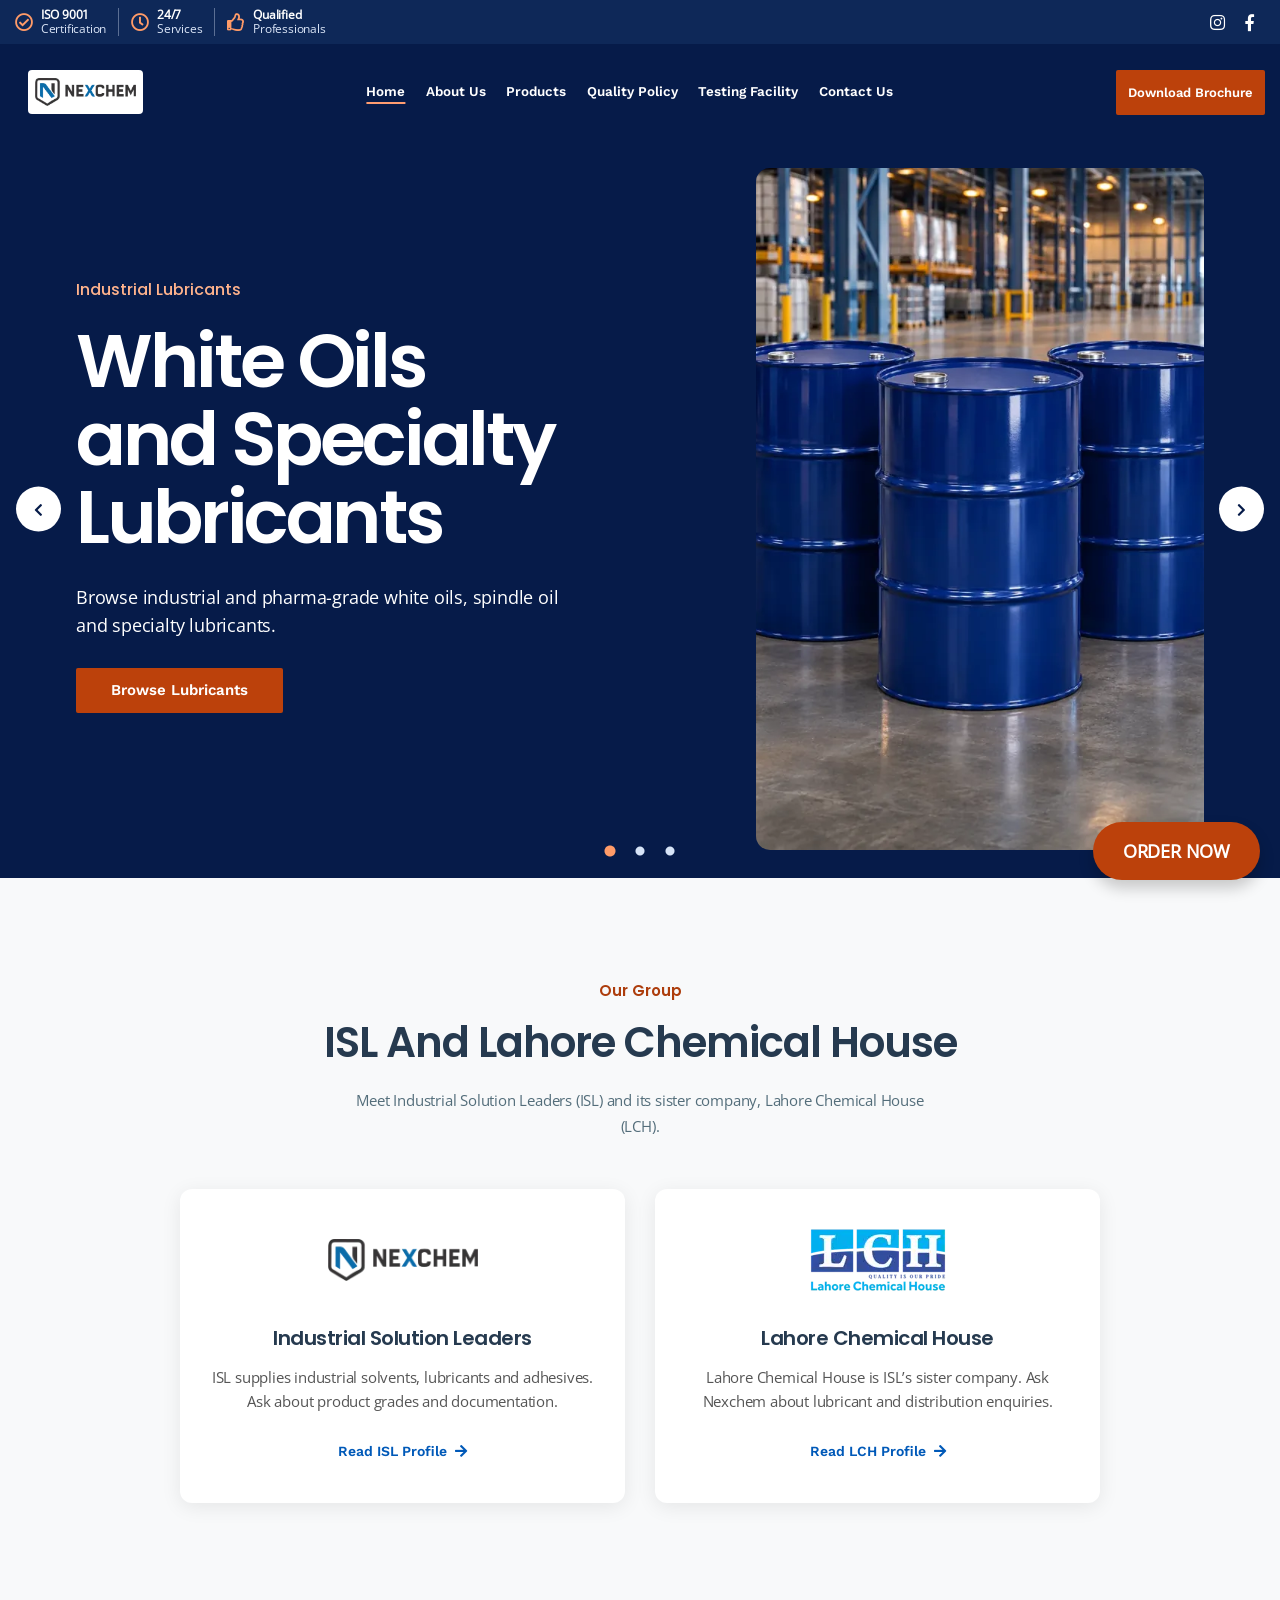
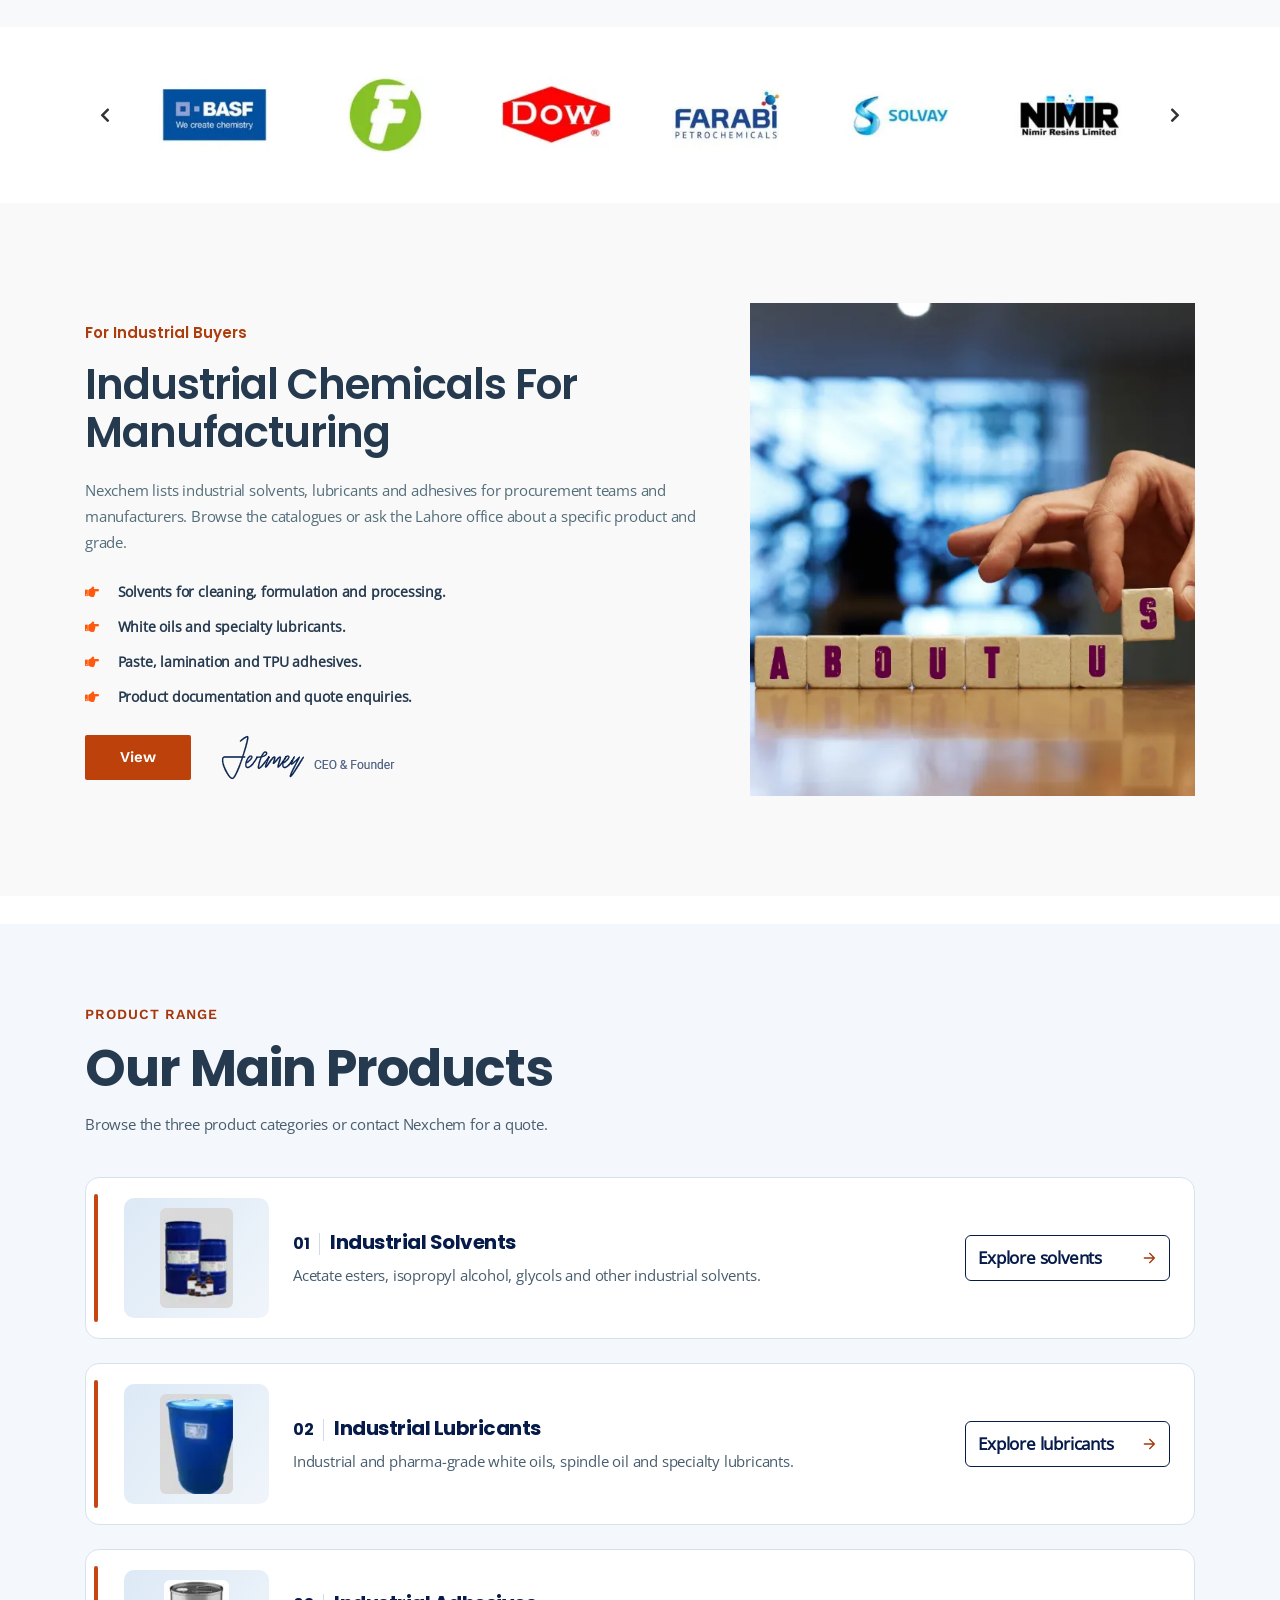
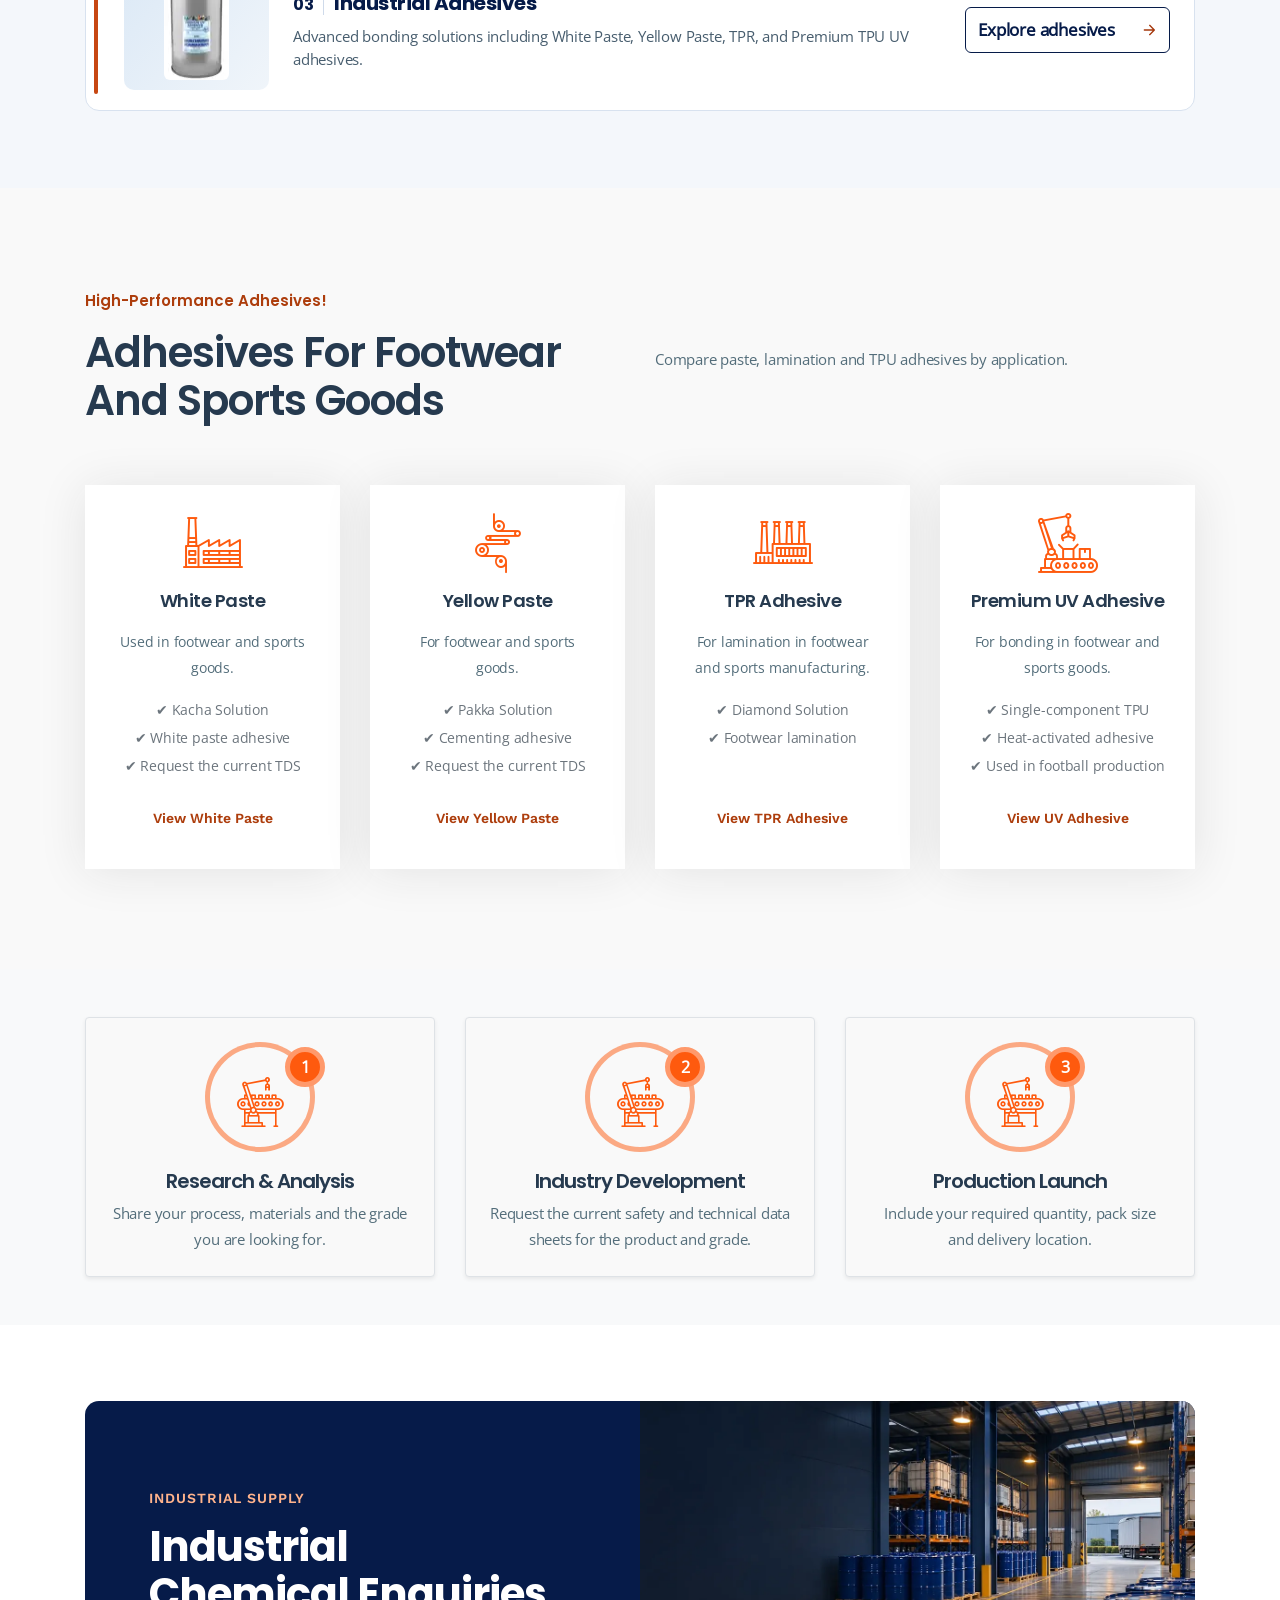
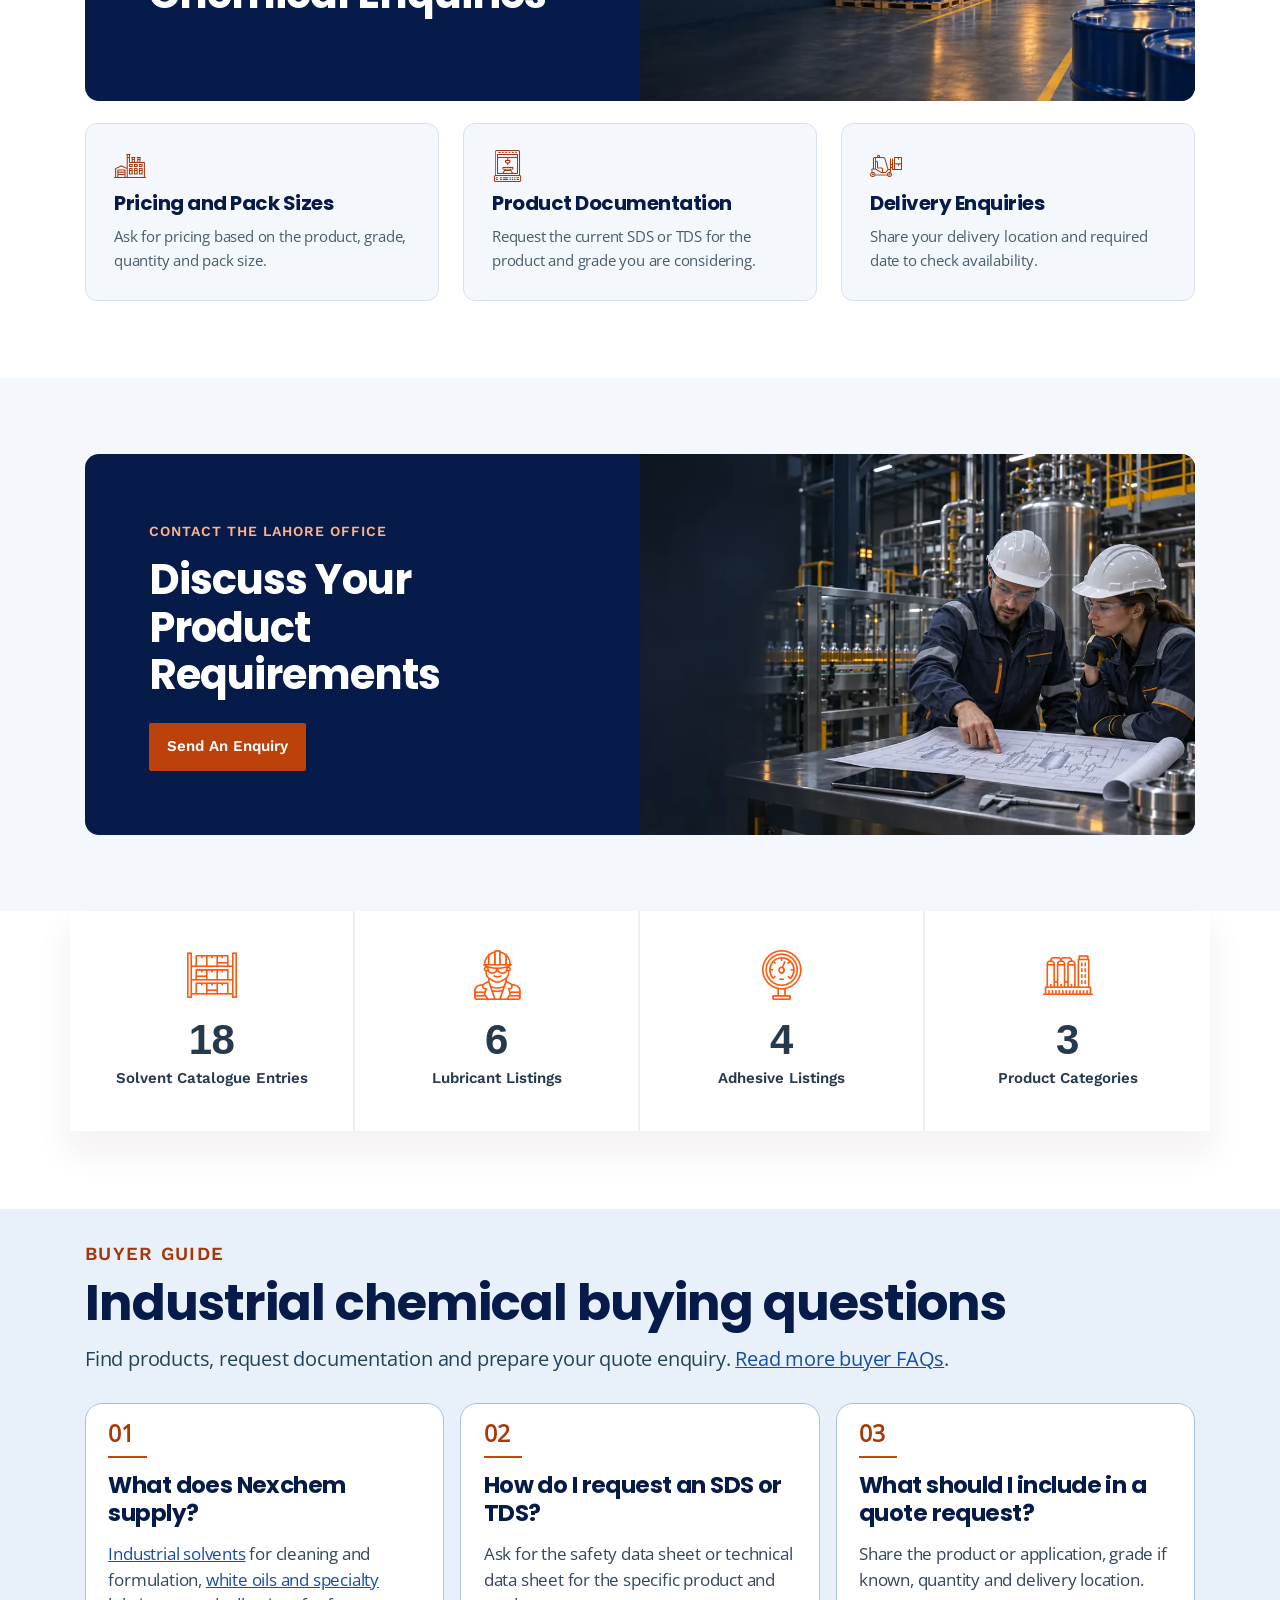
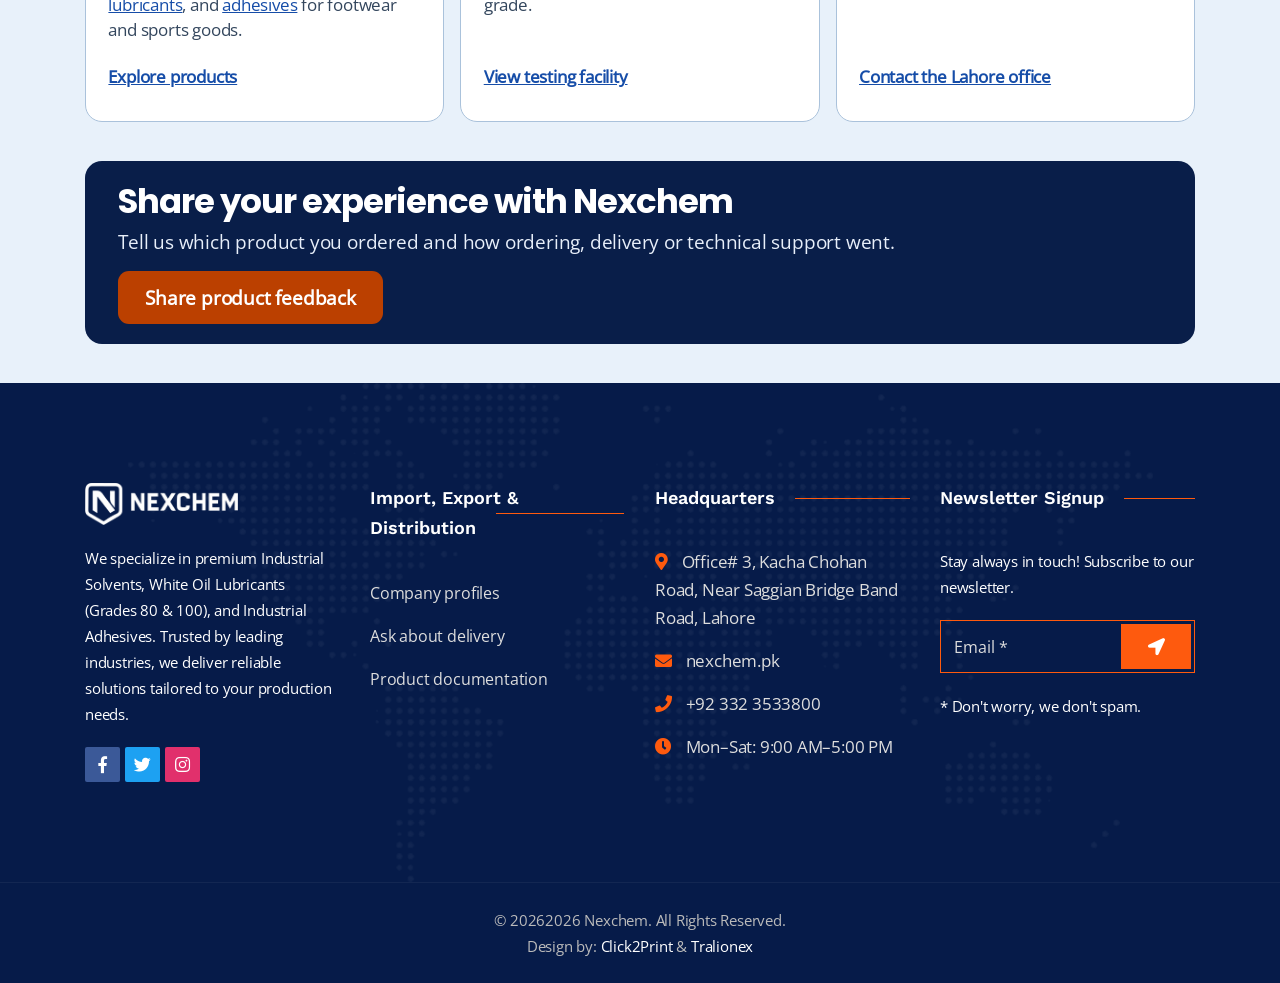
<file: index.html>
<!doctype html>
<!--[if lt IE 7]>      <html class="no-js lt-ie9 lt-ie8 lt-ie7" lang=""> <![endif]-->
<!--[if IE 7]>         <html class="no-js lt-ie9 lt-ie8" lang=""> <![endif]-->
<!--[if IE 8]>         <html class="no-js lt-ie9" lang=""> <![endif]-->
<!--[if gt IE 8]><!-->
<html class="no-js" lang="en-PK">
<!--<![endif]-->

<head>
    <meta charset="utf-8">
    <meta name="viewport" content="width=device-width, initial-scale=1">

    <title>Industrial Chemical Supplier in Pakistan | Nexchem</title>
    <meta name="description" content="Nexchem supplies industrial solvents, white oils, specialty lubricants and adhesives. Browse the product range and request a quote from our Lahore office.">
    <link rel="canonical" href="https://nexchem.pk/">
    <meta property="og:type" content="website">
    <meta property="og:site_name" content="Nexchem">
    <meta property="og:locale" content="en_PK">
    <meta property="og:title" content="Industrial Chemical Supplier in Pakistan | Nexchem">
    <meta property="og:description" content="Nexchem supplies industrial solvents, white oils, specialty lubricants and adhesives. Browse the product range and request a quote from our Lahore office.">
    <meta property="og:url" content="https://nexchem.pk/">
    <meta property="og:image" content="https://nexchem.pk/assets/img/optimized/hero-industrial-lubricant-drums-727534b2b5.webp">
    <meta name="twitter:card" content="summary_large_image">
    <script type="application/ld+json">{"@context":"https://schema.org","@graph":[{"@type":"WebPage","@id":"https://nexchem.pk/#webpage","url":"https://nexchem.pk/","name":"Industrial Chemical Supplier in Pakistan | Nexchem","description":"Nexchem supplies industrial solvents, white oils, specialty lubricants and adhesives. Browse the product range and request a quote from our Lahore office.","inLanguage":"en-PK","isPartOf":{"@id":"https://nexchem.pk/#website"},"publisher":{"@id":"https://nexchem.pk/#organization"}},{"@type":"Organization","@id":"https://nexchem.pk/#organization","name":"Nexchem","url":"https://nexchem.pk/","logo":"https://nexchem.pk/assets/img/optimized/logo-dark-bf59f9b151.webp","address":{"@type":"PostalAddress","streetAddress":"Office #3, Kacha Chohan Road, Near Saggian Bridge, Band Road","addressLocality":"Lahore","addressCountry":"PK"}},{"@type":"WebSite","@id":"https://nexchem.pk/#website","url":"https://nexchem.pk/","name":"Nexchem","inLanguage":"en-PK","publisher":{"@id":"https://nexchem.pk/#organization"}}]}</script>
    <link rel="manifest" href="site.webmanifest">

    <link rel="shortcut icon" type="image/webp" href="assets/img/optimized/favicons-bdda827057.webp">

    <style data-performance-style="site">@charset "UTF-8";@font-face{font-family:Open Sans;font-style:normal;font-weight:400;font-display:swap;src:url(assets/fonts/open-sans-400-ab72051c10.woff2) format("woff2")}@font-face{font-family:Poppins;font-style:normal;font-weight:500;font-display:swap;src:url(assets/fonts/poppins-500-8fda909c68.woff2) format("woff2")}@font-face{font-family:Poppins;font-style:normal;font-weight:600;font-display:swap;src:url(assets/fonts/poppins-600-03b68c3df1.woff2) format("woff2")}@font-face{font-family:Poppins;font-style:normal;font-weight:700;font-display:swap;src:url(assets/fonts/poppins-700-1aca57cfa3.woff2) format("woff2")}@font-face{font-family:Work Sans;font-style:normal;font-weight:600;font-display:swap;src:url(assets/fonts/work-sans-600-06b3881103.woff2) format("woff2")}@font-face{font-family:"Font Awesome 5 Brands";font-style:normal;font-weight:400;font-display:swap;src:url(assets/fonts/fa-brands-400-subset-baee463d6b.woff2) format("woff2")}@font-face{font-family:"Font Awesome 5 Free";font-style:normal;font-weight:900;font-display:swap;src:url(assets/fonts/fa-solid-900-subset-7ed3237cf4.woff2) format("woff2")}@font-face{font-family:"Font Awesome 5 Free";font-style:normal;font-weight:400;font-display:swap;src:url(assets/fonts/fa-regular-400-subset-265923a7ad.woff2) format("woff2")}@font-face{font-family:dl-construction;font-style:normal;font-weight:400;font-display:swap;src:url(assets/fonts/dl-construction-subset-c28576bf7d.woff2) format("woff2")}.fa,.fab,.far,.fas{-moz-osx-font-smoothing:grayscale;-webkit-font-smoothing:antialiased;display:inline-block;font-style:normal;font-variant:normal;text-rendering:auto;line-height:1}.fa-angle-up:before{content:"\f106"}.fa-arrow-right:before{content:"\f061"}.fa-arrow-up:before{content:"\f062"}.fa-bullseye:before{content:"\f140"}.fa-check-circle:before{content:"\f058"}.fa-chevron-left:before{content:"\f053"}.fa-chevron-right:before{content:"\f054"}.fa-clock:before{content:"\f017"}.fa-cogs:before{content:"\f085"}.fa-database:before{content:"\f1c0"}.fa-envelope:before{content:"\f0e0"}.fa-external-link-alt:before{content:"\f35d"}.fa-facebook-f:before{content:"\f39e"}.fa-fax:before{content:"\f1ac"}.fa-file-alt:before{content:"\f15c"}.fa-flask:before{content:"\f0c3"}.fa-hand-point-right:before{content:"\f0a4"}.fa-headset:before{content:"\f590"}.fa-instagram:before{content:"\f16d"}.fa-layer-group:before{content:"\f5fd"}.fa-leaf:before{content:"\f06c"}.fa-lightbulb:before{content:"\f0eb"}.fa-link:before{content:"\f0c1"}.fa-location-arrow:before{content:"\f124"}.fa-map-marker-alt:before{content:"\f3c5"}.fa-mobile-alt:before{content:"\f3cd"}.fa-phone:before{content:"\f095"}.fa-pinterest:before{content:"\f0d2"}.fa-search:before{content:"\f002"}.fa-thumbs-up:before{content:"\f164"}.fa-truck:before{content:"\f0d1"}.fa-twitter:before{content:"\f099"}.fa-water:before{content:"\f773"}.fa-whatsapp:before{content:"\f232"}.sr-only{border:0;clip:rect(0,0,0,0);height:1px;margin:-1px;overflow:hidden;padding:0;position:absolute;width:1px}.fab{font-family:"Font Awesome 5 Brands"}.far{font-weight:400}.fa,.far,.fas{font-family:"Font Awesome 5 Free"}.fa,.fas{font-weight:900}.animated{-webkit-animation-duration:1s;animation-duration:1s;-webkit-animation-fill-mode:both;animation-fill-mode:both}.animated.infinite{-webkit-animation-iteration-count:infinite;animation-iteration-count:infinite}@-webkit-keyframes fadeIn{0%{opacity:0}to{opacity:1}}@keyframes fadeIn{0%{opacity:0}to{opacity:1}}.fadeIn{-webkit-animation-name:fadeIn;animation-name:fadeIn}@-webkit-keyframes fadeInDown{0%{opacity:0;-webkit-transform:translateY(-20px);transform:translateY(-20px)}to{opacity:1;-webkit-transform:translateY(0);transform:translateY(0)}}@keyframes fadeInDown{0%{opacity:0;-webkit-transform:translateY(-20px);-ms-transform:translateY(-20px);transform:translateY(-20px)}to{opacity:1;-webkit-transform:translateY(0);-ms-transform:translateY(0);transform:translateY(0)}}.fadeInDown{-webkit-animation-name:fadeInDown;animation-name:fadeInDown}@-webkit-keyframes fadeInLeft{0%{opacity:0;-webkit-transform:translateX(-20px);transform:translate(-20px)}to{opacity:1;-webkit-transform:translateX(0);transform:translate(0)}}@keyframes fadeInLeft{0%{opacity:0;-webkit-transform:translateX(-20px);-ms-transform:translateX(-20px);transform:translate(-20px)}to{opacity:1;-webkit-transform:translateX(0);-ms-transform:translateX(0);transform:translate(0)}}.fadeInLeft{-webkit-animation-name:fadeInLeft;animation-name:fadeInLeft}@-webkit-keyframes fadeInRight{0%{opacity:0;-webkit-transform:translateX(20px);transform:translate(20px)}to{opacity:1;-webkit-transform:translateX(0);transform:translate(0)}}@keyframes fadeInRight{0%{opacity:0;-webkit-transform:translateX(20px);-ms-transform:translateX(20px);transform:translate(20px)}to{opacity:1;-webkit-transform:translateX(0);-ms-transform:translateX(0);transform:translate(0)}}.fadeInRight{-webkit-animation-name:fadeInRight;animation-name:fadeInRight}@-webkit-keyframes fadeInUp{0%{opacity:0;-webkit-transform:translateY(10px);transform:translateY(10px)}to{opacity:1;-webkit-transform:translateY(0);transform:translateY(0)}}@keyframes fadeInUp{0%{opacity:0;-webkit-transform:translateY(10px);-ms-transform:translateY(10px);transform:translateY(10px)}to{opacity:1;-webkit-transform:translateY(0);-ms-transform:translateY(0);transform:translateY(0)}}.fadeInUp{-webkit-animation-name:fadeInUp;animation-name:fadeInUp}@-webkit-keyframes fadeOut{0%{opacity:1}to{opacity:0}}@keyframes fadeOut{0%{opacity:1}to{opacity:0}}.fadeOut{-webkit-animation-name:fadeOut;animation-name:fadeOut}:root{--blue:#007bff;--indigo:#6610f2;--purple:#6f42c1;--pink:#e83e8c;--red:#dc3545;--orange:#fd7e14;--yellow:#ffc107;--green:#28a745;--teal:#20c997;--cyan:#17a2b8;--white:#fff;--gray:#6c757d;--gray-dark:#343a40;--primary:#007bff;--secondary:#6c757d;--success:#28a745;--info:#17a2b8;--warning:#ffc107;--danger:#dc3545;--light:#f8f9fa;--dark:#343a40;--breakpoint-xs:0;--breakpoint-sm:576px;--breakpoint-md:768px;--breakpoint-lg:992px;--breakpoint-xl:1200px;--font-family-sans-serif:-apple-system,BlinkMacSystemFont,"Segoe UI",Roboto,"Helvetica Neue",Arial,"Noto Sans",sans-serif,"Apple Color Emoji","Segoe UI Emoji","Segoe UI Symbol","Noto Color Emoji";--font-family-monospace:SFMono-Regular,Menlo,Monaco,Consolas,"Liberation Mono","Courier New",monospace}*,:after,:before{box-sizing:border-box}html{font-family:sans-serif;line-height:1.15;-webkit-text-size-adjust:100%;-webkit-tap-highlight-color:transparent}article,figcaption,figure,footer,header,main,nav,section{display:block}body{margin:0;font-family:-apple-system,BlinkMacSystemFont,Segoe UI,Roboto,Helvetica Neue,Arial,Noto Sans,sans-serif,"Apple Color Emoji","Segoe UI Emoji",Segoe UI Symbol,"Noto Color Emoji";font-size:1rem;font-weight:400;line-height:1.5;color:#212529;text-align:left;background-color:#fff}[tabindex="-1"]:focus:not(:focus-visible){outline:0!important}h1,h2,h3,h4{margin-top:0;margin-bottom:.5rem}p{margin-top:0;margin-bottom:1rem}address{margin-bottom:1rem;font-style:normal;line-height:inherit}dl,ul{margin-top:0;margin-bottom:1rem}ul ul{margin-bottom:0}dt{font-weight:700}dd{margin-bottom:.5rem;margin-left:0}strong{font-weight:bolder}small{font-size:80%}a{color:#007bff;text-decoration:none;background-color:transparent}a:hover{color:#0056b3;text-decoration:underline}a:not([href]){color:inherit;text-decoration:none}a:not([href]):hover{color:inherit;text-decoration:none}figure{margin:0 0 1rem}img{vertical-align:middle;border-style:none}svg{overflow:hidden;vertical-align:middle}table{border-collapse:collapse}caption{padding-top:.75rem;padding-bottom:.75rem;color:#6c757d;text-align:left;caption-side:bottom}label{display:inline-block;margin-bottom:.5rem}button{border-radius:0}button:focus{outline:1px dotted;outline:5px auto -webkit-focus-ring-color}button,input,select,textarea{margin:0;font-family:inherit;font-size:inherit;line-height:inherit}button,input{overflow:visible}button,select{text-transform:none}select{word-wrap:normal}[type=button],[type=submit],button{-webkit-appearance:button}[type=button]:not(:disabled),[type=submit]:not(:disabled),button:not(:disabled){cursor:pointer}[type=button]::-moz-focus-inner,[type=submit]::-moz-focus-inner,button::-moz-focus-inner{padding:0;border-style:none}input[type=date],input[type=time]{-webkit-appearance:listbox}textarea{overflow:auto;resize:vertical}progress{vertical-align:baseline}[type=number]::-webkit-inner-spin-button,[type=number]::-webkit-outer-spin-button{height:auto}[type=search]{outline-offset:-2px;-webkit-appearance:none}[type=search]::-webkit-search-decoration{-webkit-appearance:none}::-webkit-file-upload-button{font:inherit;-webkit-appearance:button}output{display:inline-block}summary{display:list-item;cursor:pointer}[hidden]{display:none!important}.h1,.h2,.h3,.h4,h1,h2,h3,h4{margin-bottom:.5rem;font-weight:500;line-height:1.2}.h1,h1{font-size:2.5rem}.h2,h2{font-size:2rem}.h3,h3{font-size:1.75rem}.h4,h4{font-size:1.5rem}.lead{font-size:1.25rem;font-weight:300}.small,small{font-size:80%;font-weight:400}.list-unstyled{padding-left:0;list-style:none}.figure{display:inline-block}.container{width:100%;padding-right:15px;padding-left:15px;margin-right:auto;margin-left:auto}@media(min-width:576px){.container{max-width:540px}}@media(min-width:768px){.container{max-width:720px}}@media(min-width:992px){.container{max-width:960px}}@media(min-width:1200px){.container{max-width:1140px}}@media(min-width:576px){.container{max-width:540px}}@media(min-width:768px){.container{max-width:720px}}@media(min-width:992px){.container{max-width:960px}}@media(min-width:1200px){.container{max-width:1140px}}.row{display:-ms-flexbox;display:flex;-ms-flex-wrap:wrap;flex-wrap:wrap;margin-right:-15px;margin-left:-15px}.col-lg-3,.col-lg-4,.col-lg-5,.col-lg-6,.col-lg-7,.col-md-5,.col-md-6,.col-sm-6{position:relative;width:100%;padding-right:15px;padding-left:15px}@media(min-width:576px){.col-sm-6{-ms-flex:0 0 50%;flex:0 0 50%;max-width:50%}}@media(min-width:768px){.col-md-5{-ms-flex:0 0 41.666667%;flex:0 0 41.666667%;max-width:41.666667%}.col-md-6{-ms-flex:0 0 50%;flex:0 0 50%;max-width:50%}}@media(min-width:992px){.col-lg-3{-ms-flex:0 0 25%;flex:0 0 25%;max-width:25%}.col-lg-4{-ms-flex:0 0 33.333333%;flex:0 0 33.333333%;max-width:33.333333%}.col-lg-5{-ms-flex:0 0 41.666667%;flex:0 0 41.666667%;max-width:41.666667%}.col-lg-6{-ms-flex:0 0 50%;flex:0 0 50%;max-width:50%}.col-lg-7{-ms-flex:0 0 58.333333%;flex:0 0 58.333333%;max-width:58.333333%}}.table{width:100%;margin-bottom:1rem;color:#212529}.form-control{display:block;width:100%;height:calc(1.5em + .75rem + 2px);padding:.375rem .75rem;font-size:1rem;font-weight:400;line-height:1.5;color:#495057;background-color:#fff;background-clip:padding-box;border:1px solid #ced4da;border-radius:.25rem;transition:border-color .15s ease-in-out,box-shadow .15s ease-in-out}@media(prefers-reduced-motion:reduce){.form-control{transition:none}}.form-control::-ms-expand{background-color:transparent;border:0}.form-control:-moz-focusring{color:transparent;text-shadow:0 0 0 #495057}.form-control:focus{color:#495057;background-color:#fff;border-color:#80bdff;outline:0;box-shadow:0 0 0 .2rem #007bff40}.form-control::-webkit-input-placeholder{color:#6c757d;opacity:1}.form-control::-moz-placeholder{color:#6c757d;opacity:1}.form-control:-ms-input-placeholder{color:#6c757d;opacity:1}.form-control::-ms-input-placeholder{color:#6c757d;opacity:1}.form-control::placeholder{color:#6c757d;opacity:1}.form-control:disabled{background-color:#e9ecef;opacity:1}select.form-control:focus::-ms-value{color:#495057;background-color:#fff}select.form-control[size],textarea.form-control{height:auto}.btn{display:inline-block;font-weight:400;color:#212529;text-align:center;vertical-align:middle;cursor:pointer;-webkit-user-select:none;-moz-user-select:none;-ms-user-select:none;user-select:none;background-color:transparent;border:1px solid transparent;padding:.375rem .75rem;font-size:1rem;line-height:1.5;border-radius:.25rem;transition:color .15s ease-in-out,background-color .15s ease-in-out,border-color .15s ease-in-out,box-shadow .15s ease-in-out}@media(prefers-reduced-motion:reduce){.btn{transition:none}}.btn:hover{color:#212529;text-decoration:none}.btn.focus,.btn:focus{outline:0;box-shadow:0 0 0 .2rem #007bff40}.btn.disabled,.btn:disabled{opacity:.65}a.btn.disabled{pointer-events:none}.btn-link{font-weight:400;color:#007bff;text-decoration:none}.btn-link:hover{color:#0056b3;text-decoration:underline}.btn-link.focus,.btn-link:focus{text-decoration:underline;box-shadow:none}.btn-link.disabled,.btn-link:disabled{color:#6c757d;pointer-events:none}.fade{transition:opacity .15s linear}@media(prefers-reduced-motion:reduce){.fade{transition:none}}.fade:not(.show){opacity:0}.collapse:not(.show){display:none}.collapsing{position:relative;height:0;overflow:hidden;transition:height .35s ease}@media(prefers-reduced-motion:reduce){.collapsing{transition:none}}.dropdown-toggle{white-space:nowrap}.dropdown-toggle:after{display:inline-block;margin-left:.255em;vertical-align:.255em;content:"";border-top:.3em solid;border-right:.3em solid transparent;border-bottom:0;border-left:.3em solid transparent}.dropdown-toggle:empty:after{margin-left:0}.dropdown-menu{position:absolute;top:100%;left:0;z-index:1000;display:none;float:left;min-width:10rem;padding:.5rem 0;margin:.125rem 0 0;font-size:1rem;color:#212529;text-align:left;list-style:none;background-color:#fff;background-clip:padding-box;border:1px solid rgba(0,0,0,.15);border-radius:.25rem}.dropdown-menu-left{right:auto;left:0}.dropdown-menu-right{right:0;left:auto}@media(min-width:576px){.dropdown-menu-sm-left{right:auto;left:0}.dropdown-menu-sm-right{right:0;left:auto}}@media(min-width:768px){.dropdown-menu-md-left{right:auto;left:0}.dropdown-menu-md-right{right:0;left:auto}}@media(min-width:992px){.dropdown-menu-lg-left{right:auto;left:0}.dropdown-menu-lg-right{right:0;left:auto}}@media(min-width:1200px){.dropdown-menu-xl-left{right:auto;left:0}.dropdown-menu-xl-right{right:0;left:auto}}.dropdown-divider{height:0;margin:.5rem 0;overflow:hidden;border-top:1px solid #e9ecef}.dropdown-item{display:block;width:100%;padding:.25rem 1.5rem;clear:both;font-weight:400;color:#212529;text-align:inherit;white-space:nowrap;background-color:transparent;border:0}.dropdown-item:focus,.dropdown-item:hover{color:#16181b;text-decoration:none;background-color:#f8f9fa}.dropdown-item.active,.dropdown-item:active{color:#fff;text-decoration:none;background-color:#007bff}.dropdown-item.disabled,.dropdown-item:disabled{color:#6c757d;pointer-events:none;background-color:transparent}.dropdown-menu.show{display:block}.dropdown-header{display:block;padding:.5rem 1.5rem;margin-bottom:0;font-size:.875rem;color:#6c757d;white-space:nowrap}.dropdown-item-text{display:block;padding:.25rem 1.5rem;color:#212529}.dropdown-toggle-split{padding-right:.5625rem;padding-left:.5625rem}.dropdown-toggle-split:after{margin-left:0}.nav{display:-ms-flexbox;display:flex;-ms-flex-wrap:wrap;flex-wrap:wrap;padding-left:0;margin-bottom:0;list-style:none}.card{position:relative;display:-ms-flexbox;display:flex;-ms-flex-direction:column;flex-direction:column;min-width:0;word-wrap:break-word;background-color:#fff;background-clip:border-box;border:1px solid rgba(0,0,0,.125);border-radius:.25rem}.card-body{-ms-flex:1 1 auto;flex:1 1 auto;min-height:1px;padding:1.25rem}.card-header{padding:.75rem 1.25rem;margin-bottom:0;background-color:#00000008;border-bottom:1px solid rgba(0,0,0,.125)}.card-header:first-child{border-radius:calc(.25rem - 1px) calc(.25rem - 1px) 0 0}.accordion>.card{overflow:hidden}.accordion>.card:not(:last-of-type){border-bottom:0;border-bottom-right-radius:0;border-bottom-left-radius:0}.accordion>.card:not(:first-of-type){border-top-left-radius:0;border-top-right-radius:0}.accordion>.card>.card-header{border-radius:0;margin-bottom:-1px}.badge{display:inline-block;padding:.25em .4em;font-size:75%;font-weight:700;line-height:1;text-align:center;white-space:nowrap;vertical-align:baseline;border-radius:.25rem;transition:color .15s ease-in-out,background-color .15s ease-in-out,border-color .15s ease-in-out,box-shadow .15s ease-in-out}@media(prefers-reduced-motion:reduce){.badge{transition:none}}a.badge:focus,a.badge:hover{text-decoration:none}.badge:empty{display:none}.btn .badge{position:relative;top:-1px}.progress{display:-ms-flexbox;display:flex;height:1rem;overflow:hidden;font-size:.75rem;background-color:#e9ecef;border-radius:.25rem}.media{display:-ms-flexbox;display:flex;-ms-flex-align:start;align-items:flex-start}.close{float:right;font-size:1.5rem;font-weight:700;line-height:1;color:#000;text-shadow:0 1px 0 #fff;opacity:.5}.close:hover{color:#000;text-decoration:none}.close:not(:disabled):not(.disabled):focus,.close:not(:disabled):not(.disabled):hover{opacity:.75}button.close{padding:0;background-color:transparent;border:0;-webkit-appearance:none;-moz-appearance:none;appearance:none}a.close.disabled{pointer-events:none}.carousel{position:relative}.bg-light{background-color:#f8f9fa!important}a.bg-light:focus,a.bg-light:hover,button.bg-light:focus,button.bg-light:hover{background-color:#dae0e5!important}.bg-dark{background-color:#343a40!important}a.bg-dark:focus,a.bg-dark:hover,button.bg-dark:focus,button.bg-dark:hover{background-color:#1d2124!important}.border{border:1px solid #dee2e6!important}.border-top{border-top:1px solid #dee2e6!important}.border-right{border-right:1px solid #dee2e6!important}.border-bottom{border-bottom:1px solid #dee2e6!important}.border-left{border-left:1px solid #dee2e6!important}.rounded{border-radius:.25rem!important}.clearfix:after{display:block;clear:both;content:""}.d-flex{display:-ms-flexbox!important;display:flex!important}.flex-wrap{-ms-flex-wrap:wrap!important;flex-wrap:wrap!important}.justify-content-center{-ms-flex-pack:center!important;justify-content:center!important}.align-items-center{-ms-flex-align:center!important;align-items:center!important}.sr-only{position:absolute;width:1px;height:1px;padding:0;margin:-1px;overflow:hidden;clip:rect(0,0,0,0);white-space:nowrap;border:0}.shadow-sm{box-shadow:0 .125rem .25rem #00000013!important}.mb-0{margin-bottom:0!important}.mb-3{margin-bottom:1rem!important}.mb-4{margin-bottom:1.5rem!important}.p-4{padding:1.5rem!important}.py-4{padding-top:1.5rem!important}.py-4{padding-bottom:1.5rem!important}.py-5{padding-top:3rem!important}.py-5{padding-bottom:3rem!important}.text-wrap{white-space:normal!important}.text-left{text-align:left!important}.text-center{text-align:center!important}.text-white{color:#fff!important}.text-primary{color:#007bff!important}a.text-primary:focus,a.text-primary:hover{color:#0056b3!important}.text-muted{color:#6c757d!important}.visible{visibility:visible!important}@media print{*,:after,:before{text-shadow:none!important;box-shadow:none!important}a:not(.btn){text-decoration:underline}img{page-break-inside:avoid}h2,h3,p{orphans:3;widows:3}h2,h3{page-break-after:avoid}@page{size:a3}body,.container{min-width:992px!important}.badge{border:1px solid #000}.table{border-collapse:collapse!important}}.dl{font-family:dl-construction!important;speak:none;font-style:normal;font-weight:400;font-variant:normal;text-transform:none;-webkit-font-smoothing:antialiased;-moz-osx-font-smoothing:grayscale}.dl-d-printer-2:before{content:"\e901"}.dl-conveyor-6:before{content:"\e90b"}.dl-factory-1:before{content:"\e90e"}.dl-factory-3:before{content:"\e910"}.dl-factory-4:before{content:"\e911"}.dl-industrial-robot-9:before{content:"\e922"}.dl-industrial-robot-18:before{content:"\e92b"}.dl-loader:before{content:"\e931"}.dl-meter-2:before{content:"\e935"}.dl-refinery:before{content:"\e939"}.dl-stock:before{content:"\e93b"}.dl-welder-1:before{content:"\e949"}.slick-slider{position:relative;display:block;box-sizing:border-box;-webkit-user-select:none;-moz-user-select:none;-ms-user-select:none;user-select:none;-webkit-touch-callout:none;-khtml-user-select:none;-ms-touch-action:pan-y;touch-action:pan-y;-webkit-tap-highlight-color:transparent}.slick-list{position:relative;display:block;overflow:hidden;margin:0;padding:0}.slick-list:focus{outline:0}.slick-slider .slick-list,.slick-slider .slick-track{-webkit-transform:translate3d(0,0,0);-moz-transform:translate3d(0,0,0);-ms-transform:translate3d(0,0,0);-o-transform:translate3d(0,0,0);transform:translateZ(0)}.slick-track{position:relative;top:0;left:0;display:block;margin-left:auto;margin-right:auto}.slick-track:after,.slick-track:before{display:table;content:""}.slick-track:after{clear:both}.slick-loading .slick-track{visibility:hidden}.slick-slide{display:none;float:left;height:100%;min-height:1px}.slick-slide img{display:block}.slick-slide.slick-loading img{display:none}.slick-initialized .slick-slide{display:block}.slick-loading .slick-slide{visibility:hidden}.slick-vertical .slick-slide{display:block;height:auto;border:1px solid transparent}.slick-arrow.slick-hidden{display:none}.odometer.odometer-auto-theme,.odometer.odometer-theme-default,.odometer.odometer-auto-theme .odometer-digit,.odometer.odometer-theme-default .odometer-digit{display:inline-block;vertical-align:middle;*vertical-align:auto;*zoom:1;*display:inline;position:relative}.odometer.odometer-auto-theme .odometer-digit .odometer-digit-spacer,.odometer.odometer-theme-default .odometer-digit .odometer-digit-spacer{display:inline-block;vertical-align:middle;*vertical-align:auto;*zoom:1;*display:inline;visibility:hidden}.odometer.odometer-auto-theme .odometer-digit .odometer-digit-inner,.odometer.odometer-theme-default .odometer-digit .odometer-digit-inner{text-align:left;display:block;position:absolute;inset:0;overflow:hidden}.odometer.odometer-auto-theme .odometer-digit .odometer-ribbon,.odometer.odometer-theme-default .odometer-digit .odometer-ribbon{display:block}.odometer.odometer-auto-theme .odometer-digit .odometer-ribbon-inner,.odometer.odometer-theme-default .odometer-digit .odometer-ribbon-inner{display:block;-webkit-backface-visibility:hidden}.odometer.odometer-auto-theme .odometer-digit .odometer-value,.odometer.odometer-theme-default .odometer-digit .odometer-value{display:block;-webkit-transform:translateZ(0)}.odometer.odometer-auto-theme .odometer-digit .odometer-value.odometer-last-value,.odometer.odometer-theme-default .odometer-digit .odometer-value.odometer-last-value{position:absolute}.odometer.odometer-auto-theme.odometer-animating-up .odometer-ribbon-inner,.odometer.odometer-theme-default.odometer-animating-up .odometer-ribbon-inner{-webkit-transition:-webkit-transform 2s;-moz-transition:-moz-transform 2s;-ms-transition:-ms-transform 2s;-o-transition:-o-transform 2s;transition:transform 2s}.odometer.odometer-auto-theme.odometer-animating-up.odometer-animating .odometer-ribbon-inner,.odometer.odometer-theme-default.odometer-animating-up.odometer-animating .odometer-ribbon-inner,.odometer.odometer-auto-theme.odometer-animating-down .odometer-ribbon-inner,.odometer.odometer-theme-default.odometer-animating-down .odometer-ribbon-inner{-webkit-transform:translateY(-100%);-moz-transform:translateY(-100%);-ms-transform:translateY(-100%);-o-transform:translateY(-100%);transform:translateY(-100%)}.odometer.odometer-auto-theme.odometer-animating-down.odometer-animating .odometer-ribbon-inner,.odometer.odometer-theme-default.odometer-animating-down.odometer-animating .odometer-ribbon-inner{-webkit-transition:-webkit-transform 2s;-moz-transition:-moz-transform 2s;-ms-transition:-ms-transform 2s;-o-transition:-o-transform 2s;transition:transform 2s;-webkit-transform:translateY(0);-moz-transform:translateY(0);-ms-transform:translateY(0);-o-transform:translateY(0);transform:translateY(0)}.odometer.odometer-auto-theme,.odometer.odometer-theme-default{font-family:Helvetica Neue,sans-serif;line-height:1.1em}.odometer.odometer-auto-theme .odometer-value,.odometer.odometer-theme-default .odometer-value{text-align:center}.slider-content-wrap{min-height:clamp(400px,62vh,580px);padding-block:56px}.dl-slider .overlay{background-color:#00000085;width:100%;height:100%;position:absolute;left:0;top:0;z-index:-1}.dl-slider .bg-img{display:block;background-repeat:no-repeat;-webkit-background-size:cover;background-size:cover;background-position:center center;width:100%;height:100%;position:absolute;left:0;top:0;overflow:hidden;z-index:-1}.dl-slider .dl-caption{color:#fff;font-family:Poppins,sans-serif}.dl-slider .dl-caption .inner-layer{display:inline-block;overflow:hidden}.dl-slider .dl-caption.medium{font-size:15px;font-family:Poppins,sans-serif;line-height:26px;font-weight:500;color:#fffc;letter-spacing:0;text-transform:capitalize;visibility:inherit;transition:none 0s ease 0s;text-align:inherit;border-width:0px;margin:0 0 20px;padding:0;min-height:0px;min-width:0px;max-height:none;max-width:none;opacity:1}.dl-slider .dl-caption.big{font-size:56px;line-height:66px;font-weight:600;color:#fff;letter-spacing:-1px}.dl-slider .slider-content{position:relative}.dl-slider .dl-caption.small{font-family:Source Sans Pro,sans-serif;font-size:16px;font-weight:400;letter-spacing:-.2px;line-height:26px;color:#fff;margin-top:5px}.dl-slider .dl-btn-group{margin-top:25px;overflow:hidden}.dl-slider .default-btn{display:inline-block;background:#bc410b;color:#fff;font-family:Work Sans,sans-serif;font-size:15px;font-weight:600;text-transform:capitalize;height:45px;line-height:45px;padding:0 35px;letter-spacing:0;border-radius:2px;overflow:hidden;position:relative;transition:all ease .7s;-moz-transition:all ease .7s;-webkit-transition:all ease .7s;-ms-transition:all ease .7s;-o-transition:all ease .7s;z-index:1}.dl-slider .default-btn:hover{color:#fff}.dl-slider .default-btn span{background:#061b49 none repeat scroll 0 0;border-radius:50%;display:block;height:0;position:absolute;transform:translate(-50%,-50%);-moz-transform:translate(-50%,-50%);-webkit-transform:translate(-50%,-50%);-ms-transform:translate(-50%,-50%);-o-transform:translate(-50%,-50%);transition:width .6s ease 0s,height .6s ease 0s;-moz-transition:width .6s ease 0s,height .6s ease 0s;-webkit-transition:width .6s ease 0s,height .6s ease 0s;-ms-transition:width .6s ease 0s,height .6s ease 0s;-o-transition:width .6s ease 0s,height .6s ease 0s;width:0;z-index:-1}.dl-slider .default-btn:hover span{height:562.5px;width:562.5px}@media only screen and (max-width:992px){.slider-content-wrap{min-height:400px}.dl-slider .dl-caption.medium{font-size:12px}.dl-slider .dl-caption.big{font-size:28px;line-height:30px;letter-spacing:-1px}.dl-slider .dl-caption.small{font-size:12px;line-height:20px}.dl-slider .dl-btn-group{margin-top:10px}}@media only screen and (max-width:520px){.dl-slider .dl-caption.big{font-size:24px;letter-spacing:-.5px}.dl-slider .dl-caption.small br{display:none}}.dl-slider .slick-dots{width:100%;height:auto;text-align:center;position:absolute;left:0;bottom:20px;margin:0;list-style:none}.dl-slider .slick-dots li{display:inline-block;margin:0 6px}.dl-slider .slick-dots li button{background-color:#ffffffb3;width:8px;height:8px;border-radius:50%;overflow:hidden;text-indent:-99999px;padding:0;transition:all .3s ease-in-out;cursor:pointer}.dl-slider .slick-dots li button:focus-visible{outline:2px solid #fff;outline-offset:3px}.dl-slider .slick-dots li.slick-active button{background-color:#fe5a0e;transition:all .3s ease-in-out}.dl-slider .slick-arrow{background-color:#0006;color:#ddd;font-size:14px;width:45px;height:45px;line-height:45px;border-radius:50%;position:absolute;left:0;top:50%;transform:translateY(-50%);text-align:center;z-index:1;cursor:pointer;transition:all .3s ease-in-out}.dl-slider .slick-arrow.slick-next{left:auto;right:0}@media(max-width:1199px){.dl-slider .slick-arrow{top:auto;bottom:10px;left:15px;transform:none}.dl-slider .slick-arrow.slick-next{left:auto;right:15px}}.dl-slider .slick-arrow:hover{background-color:#000c;color:#fff;transition:all .3s ease-in-out}*{padding:0;margin:0}body{background-color:#fff;font-family:Open Sans,sans-serif;font-size:17px;line-height:28px;color:#536d7a;font-weight:400;letter-spacing:-.2px;position:relative;overflow-x:hidden}h1,h2,h3,h4{font-family:Poppins,sans-serif;-webkit-font-smoothing:antialiased;color:#263a4f}h1{font-size:45px;font-weight:400;line-height:55px;margin:0 0 10px;color:#263a4f}h2{font-size:32px;line-height:42px;color:#263a4f;margin:0 0 10px;font-weight:600;letter-spacing:-1px}h3,h4{margin:0 0 10px;font-weight:400;line-height:1.7;color:#263a4f;letter-spacing:-.5px}h3{font-size:20px}h4{font-size:16px}img{height:auto;border:none;outline:none;max-width:100%}ul{display:block;list-style:none;padding:0;margin:0}p{font-size:15px;line-height:26px;margin-bottom:15px}a,a:hover{text-decoration:none}a:focus{outline:0;text-decoration:none}input::-webkit-input-placeholder,textarea::-webkit-input-placeholder{color:#ddd!important}input:-moz-placeholder,textarea:-moz-placeholder{color:#ddd!important}input::-moz-placeholder,textarea::-moz-placeholder{color:#ddd!important}input:-ms-input-placeholder,textarea:-ms-input-placeholder{color:#ddd!important}button{border:none;background:none}::-webkit-scrollbar{width:8px;height:8px}::-webkit-scrollbar-thumb{cursor:pointer;background:#fe5a0e}::selection{background-color:#fe5a0e;color:#fff}::-moz-selection{background-color:#fe5a0e;color:#fff}.padding{padding:100px 0}.bg-grey{background-color:#f9f9f9}.bg-dark{background-color:#061b49!important}.bd-bottom{border-bottom:2px solid #eeeeee}.bd-right{border-right:2px solid #eeeeee}.mb-20{margin-bottom:20px}.mb-40{margin-bottom:40px}.mb-50{margin-bottom:50px}.mt-20{margin-top:20px}.mt-50{margin-top:50px}.loaded .site-preloader-wrap{opacity:0;visibility:hidden}.site-preloader-wrap{display:none;position:fixed;z-index:999;height:100%;width:100%;background:#fff;top:0;left:0}.site-preloader-wrap .spinner{background-color:#fe5a0e;position:absolute;left:50%;top:50%;margin-left:-20px;margin-top:-20px}.spinner{width:40px;height:40px;border-radius:100%;-webkit-animation:sk-scaleout 1s infinite ease-in-out;animation:sk-scaleout 1s infinite ease-in-out}@-webkit-keyframes sk-scaleout{0%{-webkit-transform:scale(0)}to{-webkit-transform:scale(1);opacity:0}}@keyframes sk-scaleout{0%{-webkit-transform:scale(0);transform:scale(0)}to{-webkit-transform:scale(1);transform:scale(1);opacity:0}}.default-btn{display:inline-block;background:#bc410b;color:#fff;font-family:Work Sans,sans-serif;font-size:15px;font-weight:600;text-transform:capitalize;height:45px;line-height:45px;padding:0 35px;letter-spacing:0;border-radius:2px;overflow:hidden;position:relative;transition:all ease .7s;-moz-transition:all ease .7s;-webkit-transition:all ease .7s;-ms-transition:all ease .7s;-o-transition:all ease .7s;z-index:1}.default-btn:hover{color:#fff}.default-btn span{background:#061b49 none repeat scroll 0 0;border-radius:50%;display:block;height:0;position:absolute;transform:translate(-50%,-50%);-moz-transform:translate(-50%,-50%);-webkit-transform:translate(-50%,-50%);-ms-transform:translate(-50%,-50%);-o-transform:translate(-50%,-50%);transition:width .6s ease 0s,height .6s ease 0s;-moz-transition:width .6s ease 0s,height .6s ease 0s;-webkit-transition:width .6s ease 0s,height .6s ease 0s;-ms-transition:width .6s ease 0s,height .6s ease 0s;-o-transition:width .6s ease 0s,height .6s ease 0s;width:0;z-index:-1}.default-btn:hover span{height:562.5px;width:562.5px}.section-heading h2{font-family:"Poppins",Sans-serif;font-size:42px;font-weight:600;line-height:48px;letter-spacing:-1px;text-transform:capitalize;color:#263a4f;margin:0 0 20px}.section-heading .sub-heading,.section-heading h4{font-family:"Poppins",Sans-serif;font-size:15px;font-weight:600;text-transform:capitalize;letter-spacing:0px;color:#ad3d0c;margin:0 0 15px}.slick-initialized .slick-slide{height:auto}.slick-slide:focus{outline:none}.nav-style .slick-arrow{width:40px;height:40px;line-height:40px;font-size:16px;color:#333;text-align:center;position:absolute;left:-40px;top:50%;transform:translateY(-50%);cursor:pointer;z-index:10}.nav-style .slick-arrow.right{left:auto;right:-40px}@media(max-width:1199px){.nav-style .slick-arrow{left:0}.nav-style .slick-arrow.right{left:auto;right:0}}a,a:hover,img,.form-control,.form-control:hover,button{-webkit-transition:all .5s;-o-transition:all .5s;transition:all .5s}#scrollup{width:45px;height:45px;position:fixed;bottom:30px;right:30px;overflow:hidden;z-index:999}.scroll-to-top{width:100%;height:100%;text-align:center;background-color:#fe5a0e;font-size:10px;padding:0;line-height:40px;color:#fff;border-radius:50%;text-decoration:none;transform:translateY(150%);transition:all .3s ease-in-out}#scrollup.show{opacity:1}#scrollup.show .scroll-to-top{transform:translateY(0);transition:all .3s ease-in-out}.scroll-to-top:hover{color:#fff;text-decoration:none;opacity:.8;transition:all .3s ease-in-out}.scroll-to-top:focus{outline:none}.header{background-color:#fff;width:100%;height:auto;display:block}.header ul{margin:0;padding:0;list-style:none}.mobile-menu-icon{display:none}.burger-menu{width:20px;height:17px;display:flex;flex-direction:column;justify-content:space-between;cursor:pointer;-webkit-transition:transform .33s ease-out;-moz-transition:transform .33s ease-out;-o-transition:transform .33s ease-out;transition:transform .33s ease-out}.burger-menu.menu-open{-webkit-transform:rotate(-45deg);-moz-transform:rotate(-45deg);-o-transform:rotate(-45deg);transform:rotate(-45deg)}.line-menu{background-color:#222;border-radius:2px;width:100%;height:3px}.line-menu.line-half{width:50%}.line-menu.first-line{transition:transform .33s cubic-bezier(.54,-.81,.57,.57);transform-origin:right}.menu-open .line-menu.first-line{-webkit-transform:rotate(-90deg) translateX(3px);-moz-transform:rotate(-90deg) translateX(3px);-o-transform:rotate(-90deg) translateX(3px);transform:rotate(-90deg) translate(3px)}.line-menu.last-line{align-self:flex-end;transition:transform .33s cubic-bezier(.54,-.81,.57,.57);transform-origin:left}.menu-open .line-menu.last-line{-webkit-transform:rotate(-90deg) translateX(-3px);-moz-transform:rotate(-90deg) translateX(-3px);-o-transform:rotate(-90deg) translateX(-3px);transform:rotate(-90deg) translate(-3px)}.header-menu-wrap ul{margin:0;padding:0;list-style:none}.header-menu-wrap ul li{display:inline-block;position:relative}.header-menu-wrap ul li>a{font-family:Work Sans,sans-serif;display:block;font-size:16px;letter-spacing:0;text-transform:capitalize;font-weight:600;color:#061b49;padding:0 15px;height:80px;line-height:80px;text-decoration:none;-webkit-font-smoothing:antialiased}.header-menu-wrap ul li:hover>a{color:#fe5a0e}.header-menu-wrap li ul{background-color:#fff;display:block;width:250px;padding:30px 0;-webkit-box-shadow:0px 50px 100px 0px rgba(64,1,4,.1),0px -6px 0px 0px rgba(248,99,107,.004);box-shadow:0 50px 100px #4001041a,0 -6px #f8636b01;position:absolute;left:-35px;top:100%;opacity:0;visibility:hidden;z-index:0;-webkit-transition:opacity .5s ease,visibility .5s ease;-o-transition:opacity .5s ease,visibility .5s ease;transition:opacity .5s ease,visibility .5s ease}.header-menu-wrap li:hover>ul{opacity:1;visibility:visible;z-index:99}.header-menu-wrap li li{display:block;padding:0 35px;margin-bottom:5px;text-align:left;position:relative}.header-menu-wrap li li:last-child{margin:0}.header-menu-wrap li li>a{font-family:Open Sans,sans-serif;display:block;height:auto;line-height:inherit;color:#061b49;font-weight:400;letter-spacing:0;line-height:1.8;text-transform:capitalize;padding:1px 7px;font-size:14px;-webkit-font-smoothing:antialiased}.header-menu-wrap li li:hover>a{color:#fe5a0e;background-color:#f9f9f9}.header-menu-wrap li ul li ul{width:250px;position:absolute;left:100%;top:0}@media(min-width:993px){.header-menu-wrap li ul{display:block!important}}@media(max-width:992px){#page.site{margin-top:0!important}.dropdown-plus{width:49px;height:49px;line-height:49px;position:absolute;top:0;right:0;cursor:pointer}.dropdown-plus:before,.dropdown-plus:after{position:absolute;content:"";top:21px;right:10px;width:13px;height:1px;background-color:#222}.dropdown-plus:after{-webkit-transform:rotate(90deg);-moz-transform:rotate(90deg);-o-transform:rotate(90deg);transform:rotate(90deg)}.dropdown-plus.dropdown-open:after{display:none}.mobile-menu-icon{display:block}.header-menu-wrap{display:none;background-color:#fff;width:100%;height:auto;padding:0 20px;position:absolute;left:0;top:100%;z-index:999}.header-menu-wrap ul li{display:block;border-bottom:1px solid rgba(0,0,0,.04);padding:11px 0;margin:0}.header-menu-wrap ul li:first-child{border-top:1px solid rgba(0,0,0,.04)}.header-menu-wrap ul li>a{padding:10px 15px;height:inherit;line-height:inherit}.header-menu-wrap li li:hover>a{background-color:transparent}.header-menu-wrap ul li ul li ul,.header-menu-wrap ul li ul{background-color:transparent;width:100%;opacity:1;padding:11px 0 0;visibility:visible;position:inherit;display:none;top:inherit;left:inherit;box-shadow:none}.header-menu-wrap li li{padding-left:11px}.header-menu-wrap li li:last-child{border-bottom:none;padding-bottom:0}.header-menu-wrap li li>a{color:#061b49;font-size:13px}.header-menu-wrap li li:hover>a{color:#666}.primary-header-two .header-right a.header-btn{margin:0}}.primary-header-inner .header-right{display:flex;align-items:center;line-height:80px;margin-left:20px}.header-right .mobile-menu-icon{margin-left:20px}.header-right a.header-btn{display:inline-block;background:#bc410b;color:#fff;font-family:Work Sans,sans-serif;font-size:15px;font-weight:600;text-transform:capitalize;height:45px;line-height:45px;padding:0 35px;letter-spacing:0;border-radius:2px;overflow:hidden;position:relative;margin-left:20px;transition:all ease .7s;-moz-transition:all ease .7s;-webkit-transition:all ease .7s;-ms-transition:all ease .7s;-o-transition:all ease .7s;z-index:1}.header-right a.header-btn:hover{color:#fff}.header-right a.header-btn span{background:#061b49 none repeat scroll 0 0;border-radius:50%;display:block;height:0;position:absolute;transform:translate(-50%,-50%);-moz-transform:translate(-50%,-50%);-webkit-transform:translate(-50%,-50%);-ms-transform:translate(-50%,-50%);-o-transform:translate(-50%,-50%);transition:width .6s ease 0s,height .6s ease 0s;-moz-transition:width .6s ease 0s,height .6s ease 0s;-webkit-transition:width .6s ease 0s,height .6s ease 0s;-ms-transition:width .6s ease 0s,height .6s ease 0s;-o-transition:width .6s ease 0s,height .6s ease 0s;width:0;z-index:-1}.header-right a.header-btn:hover span{height:562.5px;width:562.5px}.primary-header-inner{display:flex;align-items:center;justify-content:space-between;position:relative}.viewport-lg .primary-header .header-menu-wrap{display:block!important}.header-two{position:relative}.header-two .primary-header{width:100%;position:relative;background-color:#061b49;z-index:9}.header-two .primary-header-inner{background-color:#061b49;padding:0 20px}.primary-header-two .header-menu-wrap ul li>a{color:#fff;padding-right:30px;padding-left:0}.primary-header-two .header-menu-wrap ul li>a:hover{color:#fe5a0e}.primary-header-two .header-menu-wrap li li>a{color:#061b49}.primary-header-two .header-menu-wrap li li:hover>a:hover{color:#fe5a0e}.primary-header-two .header-menu-wrap li ul{left:-20px}.primary-header-two .header-menu-wrap li ul li ul{left:100%}@media(max-width:992px){.header-two{border:none}.header-two .primary-header{position:relative}.header-two .primary-header-inner{padding:20px 0}.primary-header-inner{padding:0}.primary-header-two .primary-header-inner .header-right{margin-left:0;justify-content:center;width:100%}.primary-header-two .header-right .mobile-menu-icon{margin-left:auto}.primary-header-two .header-right .line-menu{background-color:#fff}.primary-header-two .header-menu-wrap ul li ul li ul,.primary-header-two .header-menu-wrap ul li ul{left:inherit}.primary-header-two .header-menu-wrap li li:hover>a,.primary-header-two .header-menu-wrap li li>a,.primary-header-two .header-menu-wrap ul li>a{color:#061b49}}@media(max-width:992px){.header-menu-wrap{top:100%}}#dl-popup-search-box{background-color:#000000f2;position:fixed;width:100%;height:100%;top:-20em;left:0;right:0;white-space:nowrap;z-index:9999;opacity:0;visibility:hidden;-webkit-transition:.5s ease all;-moz-transition:.5s ease all;transition:.5s ease all}.box-inner-wrap:hover{cursor:url(assets/img/optimized/cross-6c738c932d.webp),auto}#dl-popup-search-box.toggled{top:0;opacity:1;visibility:visible}#dl-popup-search-box .box-inner-wrap{width:100%;height:100%}#dl-popup-search-box .box-inner-wrap form{position:relative;margin:0 auto}#dl-popup-search-box .box-inner-wrap input{width:90%;padding:0 0 .125em;background:transparent;border:none;border-bottom:3px solid #222;font-size:3em;color:#ddd;margin-right:15px}#dl-popup-search-box .box-inner-wrap input::-webkit-input-placeholder{color:#444!important}#dl-popup-search-box .box-inner-wrap input:-ms-input-placeholder{color:#444!important}#dl-popup-search-box .box-inner-wrap input::placeholder{color:#444!important}#dl-popup-search-box .box-inner-wrap input:focus{outline:none}#dl-popup-search-box .box-inner-wrap button{position:absolute;display:block;width:10%;right:0;top:0;background:transparent;border:none;color:#444;font-size:3em;-webkit-transition:.5s ease all;-moz-transition:.5s ease all;transition:.5s ease all;height:100%}#dl-popup-search-box .box-inner-wrap button:hover{color:#ddd}#dl-popup-search-box .box-inner-wrap button:focus{outline:none}@media screen and (max-width:600px){#dl-popup-search-box .box-inner-wrap form{width:90%}#dl-popup-search-box .box-inner-wrap input,#dl-popup-search-box .box-inner-wrap button{font-size:3em}}:root{--site-hero-min-height: clamp(640px, max(82vh, 49.5vw), 900px);--site-hero-title-size: clamp(52px, 5.85vw, 112px)}@media(max-width:767px){:root{--site-hero-min-height: clamp(624px, calc(1140px - 125vw) , 740px);--site-hero-title-size: clamp(38px, 8vw, 58px)}}.page-header.padding{min-height:var(--site-hero-min-height);display:flex;align-items:center;padding-block:clamp(32px,5vw,72px)}.page-header{background-image:url(assets/img/optimized/page-header-48f47b9f14.webp);background-repeat:no-repeat;background-position:center center;background-size:cover;width:100%;position:relative;z-index:1}.page-header .overlay{background-color:#061b49cc;width:100%;height:100%;position:absolute;left:0;top:0;z-index:-1}.page-header .page-content p{max-width:68ch;margin-inline:auto}.page-header.page-hero{background:#061b49}.page-hero .page-hero-grid{display:grid;grid-template-columns:minmax(0,1fr) minmax(0,.95fr);align-items:center;gap:clamp(24px,5vw,80px);max-width:1530px;padding-inline:clamp(20px,4vw,50px)}.page-hero .page-hero-label{color:#ffb38c;font-weight:700;letter-spacing:.08em;text-transform:uppercase;margin:0 0 14px;font-size:clamp(15px,1.25vw,22px)}.page-hero .page-content h1{font-size:var(--site-hero-title-size);font-weight:600;line-height:1.04;letter-spacing:-.045em;margin:0 0 16px;text-wrap:balance;overflow-wrap:anywhere}.page-hero .page-hero-intro{max-width:52ch;margin:0 0 24px;font-family:Open Sans,sans-serif;font-size:clamp(16px,1.4vw,22px);line-height:1.55}.page-hero-image{width:100%;height:clamp(280px,42vw,700px);object-fit:cover;border-radius:14px}.page-hero-actions{display:flex;flex-wrap:wrap;align-items:center;gap:12px}.page-hero-secondary{display:inline-flex;align-items:center;min-height:45px;padding:8px 18px;border:1px solid #b8c8e2;border-radius:2px;color:#fff;font-weight:600}.page-hero-secondary:hover,.page-hero-secondary:focus-visible{color:#061b49;background:#fff}@media(max-width:767px){.page-hero .page-hero-grid{grid-template-columns:minmax(0,1fr)}.page-hero-image{height:clamp(185px,50vw,320px)}}.home-header .dl-menu a[aria-current=page],.home-header .dl-menu li:has(>ul a[aria-current=page])>a{text-decoration:underline;text-decoration-color:#ff9d71;text-decoration-thickness:2px;text-underline-offset:6px}.page-content h4{font-family:"Work Sans",Sans-serif;font-size:12px;font-weight:600;text-transform:uppercase;color:#ddd;margin:0 0 20px;letter-spacing:0}.page-content h1,.page-content h2{color:#fff;font-size:36px;margin-bottom:15px;line-height:45px}.page-content p{color:#ddd;margin:0}.about-wrap{display:flex;align-items:center}.about-list{margin-bottom:20px}.about-list li{color:#263a4f;font-weight:600;font-size:14px;letter-spacing:-.2px}.about-list li i{color:#fe5a0e;padding-right:15px;line-height:35px}.sign{display:flex;align-items:center}.sign img{margin-left:30px}.video-box{position:relative;box-shadow:0 20px 30px 10px #3d01041a}.about-info p{margin-bottom:30px}.video-box-overlay{display:flex;align-items:center;justify-content:center;width:100%;height:100%;position:absolute;left:0;top:0;z-index:1}.dl-vb-1{display:inline-block;-webkit-transition:all .5s ease}.dl-vb-1 svg{width:110px;height:110px}.dl-vb-1 .circle{stroke:#fff;stroke-dasharray:650;stroke-dashoffset:650;-webkit-transition:all .5s ease-in-out;opacity:.3}.dl-vb-1 .triangle{-webkit-transition:all .7s ease-in-out;stroke-dasharray:240;stroke-dashoffset:480;stroke:#fff;transform:translateY(0)}.dl-vb-1:hover .triangle{stroke-dashoffset:0;opacity:1;stroke:#fff;animation:nudge .7s ease-in-out}@keyframes nudge{0%{transform:translate(0)}30%{transform:translate(-5px)}50%{transform:translate(5px)}70%{transform:translate(-2px)}to{transform:translate(0)}}.dl-vb-1:hover .circle{stroke-dashoffset:0;opacity:1}.about-section-3 .section-heading .desc{font-family:poppins,Sans-serif;font-size:16px;font-weight:500;font-style:italic;line-height:26px;letter-spacing:-.5px;color:#fe5a0e;margin:0 0 15px}.about-thumb.style{position:relative}.service-box{background-color:#fff;position:relative;-webkit-box-shadow:0 .2rem 2.8rem rgba(36,36,36,.1);-moz-box-shadow:0 .2rem 2.8rem rgba(36,36,36,.1);box-shadow:0 .2rem 2.8rem #2424241a;transition:all .3s ease-in-out;overflow:hidden}.service-box:hover{background-color:#fe5a0e}.service-content{text-align:center;padding:40px}.service-content .service-icon{color:#fe5a0e;width:60px;height:60px;line-height:60px;font-size:60px;text-align:center;margin:0 auto}.service-content h3{font-size:18px;font-weight:600;line-height:26px;letter-spacing:-.5px;color:#263a4f;margin:15px 0}.service-content p{font-size:14px;letter-spacing:-.2px;color:#6a8695}.service-box:hover .service-icon,.service-box:hover .service-content h3,.service-box:hover .service-content p,.service-box:hover .read-more{color:#fff}.read-more{font-family:"Work Sans",Sans-serif;font-size:14px;font-weight:600;letter-spacing:0px;color:#fe5a0e;text-transform:capitalize}.service-section-2{position:relative;z-index:1}.service-bg{position:absolute;background-image:url(assets/img/optimized/satellite-map-0f070bab7c.webp);background-position:top center;background-size:contain;background-repeat:no-repeat;width:100%;height:100%;left:0;top:0;z-index:-1}.service-wrap{box-shadow:0 20px 30px 5px #3d01041a;border-bottom:3px solid #fe5a0e}.service-thumb{position:relative;overflow:hidden}.service-thumb img{width:100%;height:auto;overflow:hidden}.service-thumb .read-more{background-color:#fe5a0e;border:10px solid rgba(0,0,0,.1);box-sizing:content-box;opacity:.9;width:100px;height:100px;line-height:100px;text-align:center;border-radius:50%;position:absolute;right:-30px;bottom:-30px;display:flex;align-items:center;justify-content:center;color:#fff;font-size:20px;z-index:1}.service-info{background-color:#fff;padding:30px}.service-info h3{font-family:"Poppins",Sans-serif;font-size:18px;font-weight:600;line-height:26px;letter-spacing:-.5px;color:#263a4f}.service-info p{font-family:"Open Sans",Sans-serif;color:#6a8695;font-size:15px;font-weight:500;line-height:25px;letter-spacing:-.2px;margin-bottom:0}.service-wrap .service-thumb:before{background-color:#020e28cc;content:"";position:absolute;width:90%;height:90%;left:50%;top:50%;visibility:hidden;opacity:0;transform:translateY(-50%) translate(-50%) scale(0);transition:all .2s linear}.service-wrap:hover .service-thumb .read-more{transform:scale(1.5);transition:all .2s linear;opacity:.9}.service-wrap:hover .service-thumb:before{visibility:visible;opacity:1;transform:translateY(-50%) translate(-50%) scale(1)}.working-process{padding:80px 0}.working-process-box{background-color:#f9f9f9;box-shadow:0 0 10px #0000;text-align:center;padding:0 30px}.icon-box{background-color:#f9f9f9;color:#fe5a0e;border-style:solid;position:relative;width:110px;height:110px;line-height:110px;border:5px solid rgba(254,90,14,.5);border-radius:50%;text-align:center;margin:0 auto}.icon-box i{font-size:50px}.icon-box span{background-color:#fe5a0e;font-size:16px;color:#fff;position:absolute;width:30px;height:30px;top:0;right:-15px;font-weight:600;line-height:30px;border-radius:50%;border:5px solid rgba(254,90,14,.1);border-color:#ff996b;box-sizing:content-box;text-align:center}.content-box h3{font-size:20px;line-height:18px;font-weight:600;letter-spacing:-1px;margin-top:20px}.content-box p{margin-bottom:0}.working-process-box .arrow{background-position:right center;background-repeat:no-repeat;background-size:56%;content:"";position:absolute;width:236px;height:40px;left:210px;top:40px;z-index:1}.arrow.arrow-up{background-image:url(assets/img/optimized/arrow-up-0b24730a58.webp)}.arrow.arrow-down{background-image:url(assets/img/optimized/arrow-down-404d8bd136.webp)}.feature-box{position:relative}.project-carousel.nav-style .slick-arrow{background-color:#ffffff4d;color:#fff;width:45px;height:45px;line-height:45px;border-radius:50%;text-align:center;transition:all .2s ease-in-out;visibility:hidden;opacity:0}.project-carousel.nav-style:hover .slick-arrow{left:10px;visibility:visible;opacity:1}.project-carousel.nav-style:hover .slick-arrow.right{left:auto;right:10px}.cta-section{background-image:url(assets/img/optimized/dl-cta-background-0bbb0368e1.webp);background-position:top center;background-repeat:no-repeat;background-size:cover;width:100%;height:100%}.cta-section .section-heading h4{color:#ddd}.cta-section .section-heading h2{color:#fff}.counter-section{margin-top:-80px}.counter-wrap{background-color:#fff;box-shadow:0 20px 30px 5px #3d01040d;transition:background .3s,border .3s,border-radius .3s,box-shadow .3s;margin-bottom:50px}.counter-content{text-align:center;padding:50px 0 30px}.counter-content i{font-size:50px;color:#fe5a0e;margin-bottom:10px}.counter-content h3{font-size:42px;color:#263a4f;line-height:1;font-weight:700;margin:10px 0 0}.counter-content h4{color:#263a4f;font-family:"Work Sans",Sans-serif;font-size:15px;font-weight:600;text-transform:capitalize;letter-spacing:0px}.counter-section-2{background-image:url(assets/img/optimized/counter-bg-031eaf9f4b.webp);background-position:center center;background-repeat:no-repeat;background-size:cover;width:100%;height:100%}.counter-section-2 .counter-content h3{color:#fff}.counter-section-2 .counter-content h4{color:#ddd}.sponsor-section{padding:50px 0;position:relative;z-index:1}.sponsor-section .dots{width:100%;height:100%;left:0;top:0;background:url(assets/img/bg-dots.png) 0 0 repeat;z-index:-1}.sponsor-item{text-align:center}.sponsor-carousel{padding-inline:44px}.sponsor-carousel:not(.slick-initialized){display:flex;overflow:hidden;height:76px}.sponsor-carousel:not(.slick-initialized) .sponsor-item{flex:0 0 16.6667%}@media(max-width:991px){.sponsor-carousel:not(.slick-initialized) .sponsor-item{flex-basis:25%}}@media(max-width:766px){.sponsor-carousel:not(.slick-initialized) .sponsor-item{flex-basis:100%}}@media(max-width:579px){.sponsor-carousel:not(.slick-initialized) .sponsor-item{flex-basis:50%}}.sponsor-carousel .slick-arrow{background:transparent;border:0;left:0}.sponsor-carousel .slick-arrow.right{left:auto;right:0}.sponsor-item img{margin:auto;width:100%;height:76px;object-fit:contain}.widget-section{background-color:#061b49;position:relative;border-bottom:1px solid rgba(255,255,255,.05)}.widget-section .widget-bg{position:absolute;background-image:url(assets/img/optimized/footer-bg-0c2f72ca34.webp);background-position:center center;background-size:contain;background-repeat:no-repeat;width:100%;height:100%;left:0;top:0;opacity:.4}.widget-box img{max-width:60%}.widget-box p{color:#ddd;margin:20px 0}.widget-social{display:flex;align-items:center}.widget-social li{margin-right:5px}.widget-social .facebook i{background-color:#3b5998;color:#fff;width:35px;height:35px;display:inline-block;text-align:center;line-height:35px;border-radius:2px}.widget-social .instagram i{background-color:#e1306c;color:#fff;width:35px;height:35px;display:inline-block;text-align:center;line-height:35px;border-radius:2px}.widget-social .twitter i{background-color:#1da1f2;color:#fff;width:35px;height:35px;display:inline-block;text-align:center;line-height:35px;border-radius:2px}.widget-social .pinterest i{background-color:#bd081c;color:#fff;width:35px;height:35px;display:inline-block;text-align:center;line-height:35px;border-radius:2px}.widget-title{display:block;margin-bottom:25px;overflow:hidden;position:relative}.widget-box .widget-title h3{position:relative;color:#fff;font-size:18px;font-weight:600;font-family:Work Sans,sans-serif;letter-spacing:0;text-transform:capitalize}.widget-box .widget-title h3:after{background-color:#fe5a0e;content:"";display:inline-block;width:50%;height:1px;top:50%;position:absolute;margin-left:20px}.widget-item li{margin-bottom:15px}.widget-item ul li:last-child{margin-bottom:0}.widget-item a{color:#ddd;font-size:16px;font-weight:500}.widget-item a:hover{color:#fe5a0e}.widget-contact li{margin-bottom:15px}.widget-contact li:last-child{margin-bottom:0}.widget-contact li i{color:#fe5a0e;margin-right:10px}.widget-contact li span{color:#ddd}.wt-subscribe-form{position:relative;margin:15px 0}.widget-box p{color:#fff}.wt-subscribe-form .form-control{display:block;background-color:transparent;border:1px solid #fe5a0e;color:#ddd;border-radius:0;padding:15px 83px 15px 13px;width:100%;height:53px;outline:none;box-shadow:none}.wt-subscribe-form button{background-color:#fe5a0e;color:#fff;display:inline-block;text-align:center;width:70px;height:45px;position:absolute;right:4px;top:4px;border-radius:0;transition:all .3s ease-in-out}.faq-section{background-color:#fff}.faq-wrap{display:flex;-ms-align-items:center;align-items:center}.faq-item{box-shadow:0 .2rem 2.8rem #2424241a}.faq-item .card{border-radius:2px;border:1px solid #eee}.faq-item .card-header{padding:0;border-radius:2px;border:none}.faq-item .btn-link{color:#263a4f;font-weight:600;text-decoration:none}.faq-item .card-header button{display:block;width:100%;text-align:left;padding:20px 40px;position:relative;white-space:normal;text-decoration:none;letter-spacing:-.5px;border-radius:2px;background-color:#fff;border:none}.faq-item .card-header button[aria-expanded=true]{background-color:#fe5a0e;color:#fff}.faq-item .card-body{padding:30px 40px}.portfolio-carousel.nav-style .slick-arrow{background-color:#ffffff4d;color:#fff;width:40px;height:40px;line-height:40px;text-align:center;transition:all .2s ease-in-out;visibility:hidden;opacity:0}.portfolio-carousel.nav-style:hover .slick-arrow{left:10px;visibility:visible;opacity:1}.portfolio-carousel.nav-style:hover .slick-arrow.right{left:auto;right:10px}.contact-form .form-control{background-color:#f4f4f4;width:100%;height:45px;line-height:45px;border-radius:2px;border:none;font-weight:600;outline:none;box-shadow:none;font-family:Work Sans,sans-serif;text-transform:uppercase;font-size:12px;margin-bottom:10px}.contact-form .form-control.address{height:140px}.contact-form .default-btn:hover{background-color:#fe5a0e;color:#fff}.contact-form .default-btn{outline:none}.footer-section{background-color:#061b49;padding:20px 0}.footer-section p{margin-bottom:0;color:#bbb}@media(max-width:1024px){.header-menu-wrap ul li>a{padding:0 10px}}@media(max-width:992px){.sm-padding{padding:15px}.working-process .arrow{display:none}.counter-section .bd-right{border:none}.about-section-2 .section-heading h2{font-size:27px;line-height:38px}.about-section-3 .section-heading h2{font-size:25px;line-height:35px}.about-info p br,.about-section-3 .section-heading .desc br{display:none}.page-content h1,.page-content h2{font-size:32px;line-height:40px}.faq-item:not(:last-of-type){margin-bottom:20px}}@media all and (max-width:767px){.padding{padding:60px 0}p br{display:none}.section-heading h2{font-size:24px;line-height:32px}.working-process .arrow{display:none}.counter-section{margin-top:0;padding:50px 0}.counter-content{padding:20px}.widget-box{margin-bottom:30px}.video-box{margin-top:20px}.about-info{margin-bottom:20px}.page-content h1,.page-content h2{font-size:30px;line-height:40px}.about-section-3 .about-thumb img{width:100%}}@media all and (max-width:580px){.primary-header-inner .header-right{margin-left:0}#scrollup{bottom:20px;right:20px}}@media(max-width:320px){.header-right .mobile-menu-icon{margin-left:10px}}.skip-link{position:absolute;top:8px;left:8px;z-index:1100;padding:10px 16px;background:#fff;color:#061b49;transform:translateY(-150%)}.skip-link:focus{transform:none}.dropdown-plus{display:none}.burger-menu,.dropdown-plus{border:0;background:transparent}.burger-menu{box-sizing:content-box;padding:13px 12px}.primary-header-two .header-right :focus-visible,.primary-header-two .dl-menu>li>a:focus-visible{outline-color:#fff;outline-offset:-3px}@media(min-width:993px){.header-menu-wrap li:focus-within>ul{visibility:visible;opacity:1;z-index:99}.primary-header-two .header-menu-wrap .dl-menu>li>a{padding-right:clamp(12px,2vw,30px)}}@media(max-width:992px){.header-menu-wrap.menu-visible{display:block;max-height:65vh;overflow-y:auto}.header-menu-wrap li.dropdown-open>ul{display:block}.dropdown-plus{display:block;top:6px}.dropdown-plus[aria-expanded=true]:after{display:none}.header-menu-wrap .dropdown_menu>a{padding-right:52px}.primary-header-two .dl-menu>li>a:focus-visible{outline-color:#1261a4}.primary-header-two .header-right a.header-btn{padding-inline:clamp(12px,4vw,26px)}}.form-control,.widget-contact a{min-width:0}.widget-contact a{overflow-wrap:anywhere}.section-heading .text-primary{color:#0059b8!important}#ajax_contact label{display:block;margin-bottom:4px;color:#263a4f;font-weight:600}.service-box .service-content p,.service-wrap .service-info p{color:#536d7a}.service-box .read-more{color:#ad3d0c}.home-adhesive-grid{row-gap:24px}.home-adhesive-grid>div{display:flex}.home-adhesive-grid .service-box{display:flex;width:100%}.home-adhesive-grid .service-box:hover{background-color:#bc410b}.home-adhesive-grid .service-box:hover li{color:#fff}.home-adhesive-grid .service-content{display:flex;flex-direction:column;align-items:center;width:100%;padding:clamp(20px,2.2vw,36px)}.home-adhesive-grid .read-more{display:inline-flex;align-items:center;min-height:44px;margin-top:auto}.faq-item .card-header button[aria-expanded=true],#sticky-button .order-btn{background:#bc410b}body:has(#sticky-button) #scrollup{bottom:88px;right:20px}#scrollup:not(.show){visibility:hidden}.scroll-to-top:focus-visible{outline-offset:-4px}@media(max-width:767px){#main-content>br{display:none}#sticky-button .order-btn{padding:10px 18px;font-size:15px}body:has(#sticky-button) #scrollup{bottom:74px}}@media(prefers-reduced-motion:reduce){*,*:before,*:after{animation-duration:.01ms!important;animation-delay:0s!important;transition-duration:.01ms!important;scroll-behavior:auto!important}}.home-header .primary-header>.container{max-width:1640px}.home-header .primary-header-inner{min-height:74px;gap:clamp(8px,1vw,18px);padding:8px 0}.home-nav-logo{display:inline-flex;align-items:center;flex:0 0 auto;width:clamp(100px,9vw,145px);min-height:44px;padding:7px;background:#fff;border-radius:4px}.home-nav-logo img{width:100%}.home-utility{background:#0e2858}.home-header .home-utility-row{max-width:1640px;display:flex;align-items:center;justify-content:space-between;gap:8px}.home-header .home-nav-badges,.home-header .home-nav-social{display:flex;align-items:center;gap:10px;flex:none;color:#fff}.home-nav-badges li{display:flex;align-items:center;gap:5px;line-height:1.15}.home-nav-badges i{color:#ff9b68;font-size:18px}.home-nav-badges strong,.home-nav-badges small{display:block;font-size:11px}.home-nav-badges small{color:#d9e4f6}.home-header .home-nav-social{gap:0}.home-nav-social a{display:grid;place-items:center;width:32px;height:44px;color:#fff}.home-header .primary-header-inner .header-right{width:auto;margin-left:0}.home-header .header-right .header-btn{padding-inline:12px;margin:0;white-space:nowrap;font-size:13px}@media(min-width:993px){.home-header .home-nav-badges{gap:12px}.home-nav-badges li{gap:8px}.home-nav-badges li+li{border-inline-start:1px solid rgb(217 228 246 / 38%);padding-inline-start:12px}.home-nav-badges strong,.home-nav-badges small{font-size:12px}.home-header{--header-logo-width: clamp(100px, 9vw, 145px);--header-logo-space: calc(var(--header-logo-width) + clamp(16px, 2vw, 32px))}.home-header .primary-header-inner{position:relative;padding-inline-start:var(--header-logo-space)}.home-header .home-nav-logo{position:absolute;z-index:2;inset-inline-start:calc((var(--header-logo-space) - var(--header-logo-width)) / 2);top:50%;width:var(--header-logo-width);transform:translateY(-50%)}.home-header .header-menu-wrap{margin-inline:auto}.home-header .primary-header-two .header-menu-wrap .dl-menu>li>a{padding-inline:clamp(5px,.65vw,10px);font-size:clamp(12px,1.05vw,15px);white-space:nowrap}}@media(max-width:992px){.home-header .home-utility,.home-header .header-right .header-btn{display:none}.home-header .primary-header-inner{flex-wrap:nowrap;min-height:64px}.home-header .primary-header-inner .header-right{margin-left:auto}.home-header .burger-menu{min-width:44px;min-height:44px;padding:12px 11px}}html.site-menu-open{overflow:hidden}.site-menu-drawer{position:fixed;inset:0 0 0 auto;width:min(360px,88vw);max-width:none;height:100dvh;max-height:none;margin:0;padding:0;border:0;background:#fff;color:#061b49;overflow-y:auto;overscroll-behavior-y:contain}.site-menu-drawer::backdrop{background:#06122dad}.site-menu-drawer[open]{animation:site-menu-enter .18s ease-out}@keyframes site-menu-enter{0%{transform:translate(100%)}to{transform:translate(0)}}.site-menu-drawer-content{min-height:100%;padding:16px 20px calc(20px + env(safe-area-inset-bottom))}.site-menu-drawer-heading{display:flex;justify-content:space-between;align-items:center;gap:12px;margin-bottom:12px;font-size:22px}.site-menu-drawer-close{min-width:44px;min-height:44px;border:1px solid #a8b9cf;border-radius:6px;background:#fff;color:#061b49;cursor:pointer}.site-menu-drawer .header-menu-wrap.menu-visible{position:static;max-height:none;padding:0;overflow:visible}.site-menu-drawer .header-menu-wrap li>a{color:#061b49}.site-menu-drawer .site-menu-brochure{display:inline-flex;align-items:center;min-height:44px;margin-top:16px;padding:8px 14px;border-radius:6px;background:#a5370b;color:#fff;font-weight:700}.site-menu-drawer :is(a,button):focus-visible{outline:2px solid #1261a4;outline-offset:2px}
/*!
 * Font Awesome Free 5.8.0 by @fontawesome - https://fontawesome.com
 * License - https://fontawesome.com/license/free (Icons: CC BY 4.0, Fonts: SIL OFL 1.1, Code: MIT License)
 */
/*!
Animate.css - http://daneden.me/animate
Licensed under the MIT license - http://opensource.org/licenses/MIT

Copyright (c) 2015 Daniel Eden
*/
/*!
 * Bootstrap v4.4.1 (https://getbootstrap.com/)
 * Copyright 2011-2019 The Bootstrap Authors
 * Copyright 2011-2019 Twitter, Inc.
 * Licensed under MIT (https://github.com/twbs/bootstrap/blob/master/LICENSE)
 */
/*! odometer 0.4.8 */
</style>









    <style data-performance-style="home">#main-slider{background:#061b49;--hero-gutter: max(76px, calc((100% - 1500px)/2) );--hero-arrow-inset: clamp(12px, calc(var(--hero-gutter) - 60px), 56px)}#main-slider .single-slide{position:relative;isolation:isolate;background:#061b49}#main-slider .bg-img{inset:28px var(--hero-gutter) 28px auto;width:35%;height:auto;border-radius:14px;z-index:0;background-position:center;animation:none}#main-slider .overlay{display:none}#main-slider .bg-img img{display:block;width:100%;height:100%;object-fit:cover}#main-slider:not(.slick-initialized) .single-slide:not(:first-child){display:none}#main-slider .slider-content-wrap{position:relative;z-index:1;min-height:var(--site-hero-min-height);padding-block:70px 88px}#main-slider .slider-content-wrap>.container{width:calc(100% - 2 * var(--hero-gutter));max-width:none;padding:0}#main-slider .slider-content{width:min(55%,800px)}#main-slider .dl-caption.big{font-size:var(--site-hero-title-size);line-height:1.04;letter-spacing:-.045em;text-wrap:balance}#main-slider .dl-caption.medium{color:#ffb38c;font-size:clamp(15px,1.25vw,22px);line-height:1.4;margin-bottom:14px}#main-slider .dl-caption.small{max-width:50ch;margin-top:16px;font-family:Open Sans,sans-serif;font-size:clamp(16px,1.4vw,22px);line-height:1.55}#main-slider .dl-btn-group{margin-top:20px}#main-slider .slick-arrow{top:50%;bottom:auto;left:var(--hero-arrow-inset);transform:translateY(-50%);z-index:2;background:#fff;color:#061b49}#main-slider .slick-next{left:auto;right:var(--hero-arrow-inset)}#main-slider .slick-arrow:hover{background:#e4edf8}#main-slider .slick-dots{left:50%;bottom:12px;transform:translate(-50%);width:auto;z-index:1}#main-slider .slick-dots li{margin-inline:2px}#main-slider .slick-dots button{width:26px;height:26px;background:radial-gradient(circle,#d6e4f7 0 4px,transparent 5px)}#main-slider .slick-dots .slick-active button{background:radial-gradient(circle,#ff9b68 0 5px,transparent 6px)}.mp-sec,.home-solutions,.home-appointment{padding-block:clamp(48px,6vw,90px)}.mp-sec{background:#f4f7fb}.home-eyebrow{margin-bottom:12px;color:#a5370b;font-family:Work Sans,sans-serif;font-weight:700;font-size:.875rem;letter-spacing:.07em;text-transform:uppercase}.mp-head{max-width:630px;margin-bottom:clamp(22px,4vw,40px)}.mp-title,.home-split h2{font-size:clamp(30px,4vw,54px);line-height:1.14;font-weight:700;text-wrap:balance;margin-bottom:14px}.mp-sub,.mp-desc,.home-benefits p{color:#475d6e}.mp-grid,.home-benefits{display:grid;grid-template-columns:repeat(auto-fit,minmax(min(100%,250px),1fr));gap:clamp(16px,2vw,24px)}.mp-card{display:grid;grid-template-columns:minmax(90px,145px) minmax(0,1fr) clamp(195px,16vw,230px);align-items:center;gap:clamp(12px,2vw,24px);position:relative;padding:clamp(12px,2vw,20px) clamp(14px,2vw,24px) clamp(12px,2vw,20px) clamp(22px,3vw,38px);min-width:0;overflow:hidden;background:#fff;border:1px solid #d8e2ef;border-radius:14px}.mp-grid{grid-template-columns:minmax(0,1fr);grid-auto-rows:1fr}.mp-card:before{content:"";position:absolute;inset:16px auto 16px 8px;width:4px;border-radius:8px;background:#c74712}.mp-photo{display:grid;place-items:center;min-height:100px;padding:10px;border-radius:10px;background:linear-gradient(130deg,#dce9f6,#f0f5fa)}.mp-photo img{width:auto;height:100px;max-width:100%;object-fit:contain;border-radius:6px}.mp-content{min-width:0}.mp-name,.home-benefits h3{margin:0;color:#061b49;font-size:20px;line-height:1.35;font-weight:650}.mp-desc{margin:8px 0 0;font-size:15px;line-height:1.55}.mp-number{display:inline-block;padding-inline-end:10px;margin-inline-end:10px;border-inline-end:1px solid #cfdaea;font-size:.8em}.mp-link{display:inline-flex;align-items:center;justify-content:space-between;gap:8px;min-height:44px;padding:8px 12px;border:1px solid #061b49;border-radius:6px;color:#061b49;font-weight:700}.mp-link:hover{color:#061b49;background:#edf3fa;text-decoration:underline}.mp-link svg{width:16px;height:16px;flex:none;color:#a5370b}.home-buyer-guide{padding-block:clamp(30px,2.45vw,43px) clamp(32px,3vw,54px);background:#e8f1fa}.buyer-guide-heading{margin-bottom:clamp(22px,2.3vw,40px)}.buyer-guide-heading .home-eyebrow{font-size:clamp(14px,1.45vw,25px);margin-bottom:clamp(8px,.75vw,13px)}.buyer-guide-heading h2{color:#061b49;font-size:clamp(32px,3.9vw,68px);font-weight:700;letter-spacing:-.02em;line-height:1.1;margin-bottom:clamp(10px,1.1vw,19px)}.buyer-guide-heading p:last-child{color:#244259;font-size:clamp(16px,1.55vw,27px);line-height:1.4;margin:0}.buyer-guide-grid{display:grid;grid-template-columns:repeat(3,minmax(0,1fr));gap:clamp(14px,1.25vw,22px)}.buyer-guide-answer{display:flex;flex-direction:column;align-items:flex-start;min-height:clamp(260px,21.6vw,378px);padding:clamp(18px,1.4vw,24px) clamp(18px,1.75vw,31px) clamp(18px,1.75vw,31px);border:1px solid #aac2db;border-radius:17px;background:#fff}.buyer-guide-number{display:block;color:#a93808;font-size:clamp(22px,1.8vw,32px);font-weight:700;line-height:1;padding-bottom:clamp(10px,.9vw,16px);margin-bottom:clamp(14px,.9vw,16px);min-width:clamp(34px,3vw,52px);border-bottom:2px solid #c7440b}.buyer-guide-answer h3{color:#061b49;font-size:clamp(20px,1.8vw,32px);font-weight:700;letter-spacing:-.025em;line-height:1.2;margin:0 0 clamp(10px,1.1vw,19px)}.buyer-guide-answer p{color:#33465d;font-size:clamp(16px,1.36vw,24px);line-height:1.45;margin:0 0 12px}.buyer-guide-layout a{color:#164da8;text-decoration:underline}.buyer-guide-link{display:inline-flex;align-items:center;min-height:44px;margin-top:auto;font-size:clamp(16px,1.36vw,24px);font-weight:700}.home-customer-reviews{display:flex;flex-wrap:wrap;align-items:center;justify-content:space-between;gap:16px 24px;margin-top:clamp(24px,3.1vw,54px);padding:clamp(20px,1.6vw,28px) clamp(20px,2.6vw,46px);min-height:clamp(120px,9.15vw,160px);border-radius:17px;background:#091e49;color:#fff}.home-customer-reviews h2{color:#fff;font-size:clamp(24px,2.65vw,46px);font-weight:700;letter-spacing:-.03em;line-height:1.15;margin-bottom:8px}.home-customer-reviews p{color:#e8effa;font-size:clamp(16px,1.48vw,26px);line-height:1.4;margin:0}.home-customer-reviews .customer-feedback-link{display:inline-flex;align-items:center;justify-content:center;min-height:clamp(48px,4.1vw,72px);padding:10px clamp(18px,2.1vw,37px);border-radius:11px;background:#bb4000;color:#fff;font-size:clamp(16px,1.5vw,26px);font-weight:700;text-align:center;text-decoration:none}.home-customer-reviews .customer-feedback-link:hover{background:#8f2d07}.buyer-guide-layout a:focus-visible{outline:2px solid currentColor;outline-offset:3px}.home-split{display:grid;grid-template-columns:1fr 1fr;overflow:hidden;background:#061b49;border-radius:14px}.home-split-copy{align-self:center;min-width:0;padding:clamp(24px,5vw,64px)}.home-split h2{color:#fff;font-size:clamp(28px,3.25vw,46px);margin-bottom:0}.home-split .home-eyebrow{color:#ffb38c}.home-split-photo{min-height:300px;background-color:#183458;background-position:center;background-size:cover}.home-solutions-photo{background-image:url(assets/img/optimized/home-factory-distribution-5aa58f05aa.webp);background-position:78% center}.home-appointment-photo{background-image:url(assets/img/optimized/home-industrial-planning-0a08d921e3.webp);background-position:right center}.home-benefits{margin:22px 0 0;list-style:none;padding:0}.home-benefits li{padding:clamp(18px,2.6vw,28px);background:#f4f7fb;border:1px solid #d8e2ef;border-radius:12px}.home-benefits i{display:inline-block;margin-bottom:10px;color:#a5370b;font-size:32px}.home-benefits p{margin:8px 0 0;line-height:1.55}.home-appointment{background:#f4f7fb}.home-appointment+.counter-section{margin-top:0}.home-appointment .default-btn{display:inline-flex;align-items:center;min-height:48px;height:auto;line-height:1.4;padding:12px 18px;margin-top:24px}@media(max-width:767px){#main-slider{--hero-gutter: 20px}#main-slider .single-slide{--mobile-hero-media-space: 224px;padding-bottom:var(--mobile-hero-media-space)}#main-slider .bg-img{inset:auto var(--hero-gutter) 44px;width:auto;height:168px}#main-slider .slider-content-wrap{min-height:calc(var(--site-hero-min-height) - var(--mobile-hero-media-space));padding-block:40px}#main-slider .slider-content-wrap>.container{width:calc(100% - 40px)}#main-slider .slider-content{width:100%}#main-slider .slick-arrow{display:none!important}.mp-card{grid-template-columns:minmax(65px,100px) minmax(0,1fr)}.mp-link{grid-column:1 / -1;justify-self:start}.buyer-guide-grid{grid-template-columns:minmax(0,1fr)}.home-customer-reviews{justify-content:center;text-align:center}.home-split{grid-template-columns:1fr}.home-split-photo{min-height:0;aspect-ratio:16 / 9}}
</style>
    <link rel="preload" href="assets/fonts/poppins-600-03b68c3df1.woff2" as="font" type="font/woff2" crossorigin>
    <link rel="preload" href="assets/fonts/open-sans-400-ab72051c10.woff2" as="font" type="font/woff2" crossorigin>

<link rel="preload" as="image" href="assets/img/optimized/hero-industrial-lubricant-drums-w420-8e2580d509.webp" media="(max-width: 767px)" fetchpriority="high">
<link rel="preload" as="image" href="assets/img/optimized/hero-industrial-lubricant-drums-727534b2b5.webp" media="(min-width: 768px)" fetchpriority="high">
</head>

<body class="header-2">
    <a class="skip-link" href="#main-content">Skip to content</a>
    <!--[if lt IE 8]>
            <p class="browserupgrade">You are using an <strong>outdated</strong> browser. Please <a href="http://browsehappy.com/">upgrade your browser</a> to improve your experience.</p>
        <![endif]-->

    <div class="site-preloader-wrap">
        <div class="spinner"></div>
    </div><!-- /.site-preloader-wrap -->

    <header class="header header-two home-header">
        <div class="home-utility">
            <div class="container home-utility-row">
                <ul class="home-nav-badges" aria-label="Certification and services">
                    <li><i class="far fa-check-circle" aria-hidden="true"></i><span><strong>ISO 9001</strong><small>Certification</small></span></li>
                    <li><i class="far fa-clock" aria-hidden="true"></i><span><strong>24/7</strong><small>Services</small></span></li>
                    <li><i class="far fa-thumbs-up" aria-hidden="true"></i><span><strong>Qualified</strong><small>Professionals</small></span></li>
                </ul>
                <ul class="top-social home-nav-social">
                    <li><a href="https://www.instagram.com/Nexchem" target="_blank" rel="noopener" aria-label="Instagram"><i class="fab fa-instagram" aria-hidden="true"></i></a></li>
                    <li><a href="https://www.facebook.com/profile.php?id=100064148228417" target="_blank" rel="noopener" aria-label="Facebook"><i class="fab fa-facebook-f" aria-hidden="true"></i></a></li>
                </ul>
            </div>
        </div>
        <div class="primary-header-two primary-header">
            <div class="container">
                <div class="primary-header-inner">
                    <a class="home-nav-logo" href="index.html"><img src="assets/img/optimized/logo-dark-bf59f9b151.webp" alt="Nexchem home" width="320" height="89" loading="eager" decoding="async"></a>
                    <nav class="header-menu-wrap" aria-label="Main navigation">
                        <ul class="dl-menu">
                            <li><a href="index.html" aria-current="page">Home</a>

                            </li>
                            <li><a href="about.html">About Us</a>
                               <ul>
                                    <li><a href="about.html#why-choose-us">Why Choose Us</a></li>

                                </ul>
                            </li>
                            <li><a href="industry.html">Products</a>
                                <ul>
                                    <li><a href="Industrial-Solvents.html">Industrial Solvents</a></li>
                                    <li><a href="Industrial-Lubricants.html">Industrial Lubricants</a></li>
                                    <li><a href="Industrial-Adhesives.html">Industrial Adhesives</a></li>
                                </ul>
                            </li>

                            <li><a href="Quality-Policy.html">Quality Policy</a>

                            </li>
							 <li><a href="Testing-Facility.html">Testing Facility</a>

                            </li>

                            <li><a href="contact.html">Contact Us</a></li>
                        </ul>
                    </nav><!-- /.header-menu-wrap -->
                   <div class="header-right">
    <a class="header-btn" href="assets/img/ISL-LCH%20Brochure.pdf">Download Brochure <span></span></a>
    <!-- Burger menu -->
    <div class="mobile-menu-icon">
        <button type="button" class="burger-menu" aria-label="Toggle navigation" aria-expanded="false">
            <span class="line-menu line-half first-line" aria-hidden="true"></span>
            <span class="line-menu" aria-hidden="true"></span>
            <span class="line-menu line-half last-line" aria-hidden="true"></span>
        </button>
    </div>
                    </div><!-- /.header-right -->
                </div><!-- /.primary-header-inner -->
            </div>
        </div><!-- /.primary-header-two -->
    </header><!-- /.header-two -->
<main id="main-content" tabindex="-1">
    <h1 class="sr-only">Industrial chemical supplier in Pakistan</h1>
<!-- Sticky Button -->
<div id="sticky-button" class="sticky-button">
    <a href="tel:+923328737406" class="order-btn">
        Order Now
    </a>
</div>

<!-- CSS for Sticky Button -->
<style>
    #sticky-button {
        position: fixed;
        bottom: 20px;
        right: 20px;
        z-index: 1000;
    }

    .order-btn {
        display: inline-block;
        padding: 15px 30px;
        background: linear-gradient(135deg, #ff7b00, #ff5722);
        color: white;
        font-size: 18px;
        font-weight: bold;
        text-transform: uppercase;
        border-radius: 50px;
        text-decoration: none;
        box-shadow: 0 8px 15px rgba(0, 0, 0, 0.2);
        transition: all 0.3s ease;
        border: none;
    }

    .order-btn:hover {
        background: linear-gradient(135deg, #ff5722, #ff7b00);
        box-shadow: 0 12px 20px rgba(0, 0, 0, 0.3);
        transform: translateY(-3px);
    }

    .order-btn:active {
        background: #ff5722;
        box-shadow: 0 6px 10px rgba(0, 0, 0, 0.2);
        transform: translateY(0);
    }
</style>

<!-- Optional JavaScript (for added functionality) -->
<script>
    // Optional: Tracking click event
    document.querySelector('.order-btn').addEventListener('click', function () {
        console.log('Order Now button clicked!');
    });
</script>

    <div id="dl-popup-search-box">
        <div class="box-inner-wrap d-flex align-items-center">
            <form id="form" action="#" method="get" role="search">
                <input type="text" name="s" placeholder="Type keywords here..." />
                <button id="popup-search-button" aria-label="Search" type="submit" name="submit"><i class="fas fa-search"></i></button>
            </form>
        </div>
    </div><!-- /#dl-popup-search-box -->

    <div id="main-slider" class="dl-slider">
       <div class="single-slide">
    <div class="bg-img"><picture data-mobile-image><source media="(max-width: 767px)" srcset="assets/img/optimized/hero-industrial-lubricant-drums-w420-8e2580d509.webp"><img src="assets/img/optimized/hero-industrial-lubricant-drums-727534b2b5.webp" alt="Illustration of industrial lubricant drums" width="900" height="1125" decoding="async" fetchpriority="high" loading="eager"></picture></div>
    <div class="overlay"></div>
    <div class="slider-content-wrap d-flex align-items-center text-left">
        <div class="container">
            <div class="slider-content">
                <div class="dl-caption medium">
                    <div class="inner-layer">
                        <div>Industrial lubricants</div>
                    </div>
                </div>
                <div class="dl-caption big">
                    <div class="inner-layer">
                        <div>White Oils and Specialty Lubricants</div>
                    </div>
                </div>
                <div class="dl-caption small">
                    <div class="inner-layer">
                        <div>Browse industrial and pharma-grade white oils, spindle oil and specialty lubricants.</div>
                    </div>
                </div>
                <div class="dl-btn-group">
                    <div class="inner-layer">
                        <a href="Industrial-Lubricants.html" class="default-btn">Browse Lubricants <span></span></a>
                    </div>
                </div>
            </div>
        </div>
    </div>
</div>
       <!--Slide-1-->


       <!--Slide-2-->
<div class="single-slide">
    <div class="bg-img"><picture data-mobile-image><source media="(max-width: 767px)" srcset="assets/img/optimized/dl-slider-3-w480-c3c0d0b1ab.webp"><img data-lazy="assets/img/optimized/dl-slider-3-w480-c3c0d0b1ab.webp" alt="Industrial solvent processing equipment" width="900" height="1125" decoding="async" fetchpriority="low" data-srcset="assets/img/optimized/dl-slider-3-w480-c3c0d0b1ab.webp 480w, assets/img/optimized/dl-slider-3-w900-64278e2edc.webp 900w, assets/img/optimized/dl-slider-3-w1200-2baa27bef2.webp 1200w" data-sizes="(max-width: 767px) calc(100vw - 40px), 44vw" data-mobile-src="assets/img/optimized/dl-slider-3-w480-c3c0d0b1ab.webp"></picture></div>
    <div class="overlay"></div>
    <div class="slider-content-wrap d-flex align-items-center text-left">
        <div class="container">
            <div class="slider-content">
                <div class="dl-caption medium">
                    <div class="inner-layer">
                        <div>Industrial solvents</div>
                    </div>
                </div>
                <div class="dl-caption big">
                    <div class="inner-layer">
                        <div>Solvents for Industrial Use</div>
                    </div>
                </div>
                <div class="dl-caption small">
                    <div class="inner-layer">
                        <div>Explore acetate esters, isopropyl alcohol and glycols for cleaning and formulation.</div>
                    </div>
                </div>
                <div class="dl-btn-group">
                    <div class="inner-layer">
                        <a href="Industrial-Solvents.html" class="default-btn">Discover Solvents <span></span></a>
                    </div>
                </div>
            </div>
        </div>
    </div>
</div>

       <!--Slide-3-->
<div class="single-slide">
    <div class="bg-img"><picture data-mobile-image><source media="(max-width: 767px)" srcset="assets/img/optimized/dl-slider-4-w480-33ad1ea54e.webp"><img data-lazy="assets/img/optimized/dl-slider-4-w480-33ad1ea54e.webp" alt="Chemical handling and industrial adhesive illustration" width="900" height="1125" decoding="async" fetchpriority="low" data-srcset="assets/img/optimized/dl-slider-4-w480-33ad1ea54e.webp 480w, assets/img/optimized/dl-slider-4-w900-153646594a.webp 900w, assets/img/optimized/dl-slider-4-w1200-62bd92bade.webp 1200w" data-sizes="(max-width: 767px) calc(100vw - 40px), 44vw" data-mobile-src="assets/img/optimized/dl-slider-4-w480-33ad1ea54e.webp"></picture></div>
    <div class="overlay"></div>
    <div class="slider-content-wrap d-flex align-items-center text-left">
        <div class="container">
            <div class="slider-content">
                <div class="dl-caption medium">
                    <div class="inner-layer">
                        <div>Industrial adhesives</div>
                    </div>
                </div>
                <div class="dl-caption big">
                    <div class="inner-layer">
                        <div>Adhesives for Footwear and Sports Goods</div>
                    </div>
                </div>
                <div class="dl-caption small">
                    <div class="inner-layer">
                        <div>Compare paste, lamination and TPU adhesives for footwear and sports goods manufacturing.</div>
                    </div>
                </div>
                <div class="dl-btn-group">
                    <div class="inner-layer">
                        <a href="Industrial-Adhesives.html" class="default-btn">Explore Adhesives <span></span></a>
                    </div>
                </div>
            </div>
        </div>
    </div>
</div>

		<!--Slide-4-->
    </div><!-- slider-section -->
	<!-- Our Companies Section -->
<section class="our-companies padding">
    <div class="container">
        <div class="section-heading text-center mb-50">
            <p class="sub-heading">Our Group</p>
            <h2>ISL and Lahore Chemical House</h2>
            <p>Meet Industrial Solution Leaders (ISL) and its sister company, Lahore Chemical House (LCH).</p>
        </div>
        <div class="row justify-content-center">

            <!-- ISL Company Card -->
            <div class="col-md-5 col-sm-6 mb-4">
                <div class="company-card text-center">
                    <div class="company-logo mb-20">
                        <!-- Add ISL Logo Here -->
                        <img src="assets/img/optimized/logo-dark-bf59f9b151.webp" alt="Nexchem" style="max-width:150px;" width="320" height="89" loading="lazy" decoding="async">
                    </div>
                    <h3>Industrial Solution Leaders</h3>
                    <p>ISL supplies industrial solvents, lubricants and adhesives. Ask about product grades and documentation.</p>
                    <a href="about.html#panel-isl" class="read-more">Read ISL profile <i class="fas fa-arrow-right"></i></a>
                </div>
            </div>

            <!-- LCH Company Card -->
            <div class="col-md-5 col-sm-6 mb-4">
                <div class="company-card text-center">
                    <div class="company-logo mb-20">
                        <!-- Add LCH Logo Here -->
                        <img src="assets/img/optimized/lch-w150-c5aeae3be3.webp" alt="Lahore Chemical House logo" style="max-width:150px;" width="320" height="174" loading="lazy" decoding="async" srcset="assets/img/optimized/lch-w150-c5aeae3be3.webp 150w, assets/img/optimized/lch-w300-ceb19d6de4.webp 300w" sizes="150px">
                    </div>
                    <h3>Lahore Chemical House</h3>
                    <p>Lahore Chemical House is ISL’s sister company. Ask Nexchem about lubricant and distribution enquiries.</p>
                    <a href="about.html#panel-lch" class="read-more">Read LCH profile <i class="fas fa-arrow-right"></i></a>
                </div>
            </div>

        </div>
    </div>
</section>

<!-- CSS for Styling -->
<style>
.our-companies {
    background: #f8f9fa;
}
.company-card {
    background: #fff;
    border-radius: 12px;
    padding: clamp(20px, 3vw, 30px);
    box-shadow: 0 4px 20px rgba(0,0,0,0.08);
    transition: box-shadow 0.3s ease;
    display: flex;
    flex-direction: column;
    align-items: center;
    height: 100%;
}
.company-card:hover {
    box-shadow: 0 8px 25px rgba(0,0,0,0.12);
}
.company-logo {
    width: min(150px, 100%);
    height: 82px;
    display: grid;
    place-items: center;
}
.company-logo img {
    width: 100%;
    height: 100%;
    object-fit: contain;
}
.our-companies .section-heading p {
    max-width: 65ch;
    margin-inline: auto;
}
.company-card h3 {
    font-weight: 600;
    margin-bottom: 10px;
}
.company-card p {
    color: #555;
    font-size: 15px;
    line-height: 1.6;
    margin-bottom: 16px;
}
.company-card .read-more {
    display: inline-flex;
    align-items: center;
    gap: 8px;
    min-height: 44px;
    margin-top: auto;
    font-weight: 500;
    color: #0059b8;
    text-decoration: none;
}
.company-card .read-more:hover {
    text-decoration: underline;
}
</style>

	<section class="sponsor-section">
        <div class="container">
            <div class="slider sponsor-carousel nav-style">
                <div class="sponsor-item">
                    <img src="assets/img/optimized/sponsor-1-a2e34f6300.webp" alt="" width="150" height="102" loading="lazy" decoding="async">
                </div>
                <div class="sponsor-item">
                    <img src="assets/img/optimized/sponsor-2-ef1b0b4986.webp" alt="" width="150" height="102" loading="lazy" decoding="async">
                </div>
                <div class="sponsor-item">
                    <img src="assets/img/optimized/sponsor-3-c8c55e91bd.webp" alt="" width="150" height="102" loading="lazy" decoding="async">
                </div>
                <div class="sponsor-item">
                    <img src="assets/img/optimized/sponsor-4-289f2587a0.webp" alt="" width="150" height="102" loading="lazy" decoding="async">
                </div>
                <div class="sponsor-item">
                    <img src="assets/img/optimized/sponsor-5-57f0a6fc28.webp" alt="" width="150" height="102" loading="lazy" decoding="async">
                </div>
                <div class="sponsor-item">
                    <img src="assets/img/optimized/sponsor-6-ebfdf233a8.webp" alt="" width="150" height="102" loading="lazy" decoding="async">
                </div>
                <div class="sponsor-item">
                    <img src="assets/img/optimized/sponsor-7-0bc5d168d0.webp" alt="" width="150" height="102" loading="lazy" decoding="async">
                </div>
				<div class="sponsor-item">
                    <img src="assets/img/optimized/sponsor-8-1df3e7a6b8.webp" alt="" width="150" height="102" loading="lazy" decoding="async">
                </div>
				<div class="sponsor-item">
                    <img src="assets/img/optimized/sponsor-9-c6ccc3bca6.webp" alt="" width="150" height="102" loading="lazy" decoding="async">
                </div>
				<div class="sponsor-item">
                    <img src="assets/img/optimized/sponsor-10-3fb02affee.webp" alt="" width="150" height="102" loading="lazy" decoding="async">
                </div>
				<div class="sponsor-item">
                    <img src="assets/img/optimized/sponsor-11-06cdb2b3d7.webp" alt="" width="150" height="102" loading="lazy" decoding="async">
                </div>
				<div class="sponsor-item">
                    <img src="assets/img/optimized/sponsor-12-bfff3e1574.webp" alt="" width="150" height="102" loading="lazy" decoding="async">
                </div>
				<div class="sponsor-item">
                    <img src="assets/img/optimized/sponsor-13-ccfc79f23d.webp" alt="" width="150" height="102" loading="lazy" decoding="async">
                </div>
				<div class="sponsor-item">
                    <img src="assets/img/optimized/sponsor-14-628e43ae2c.webp" alt="" width="150" height="102" loading="lazy" decoding="async">
                </div>
				<div class="sponsor-item">
                    <img src="assets/img/optimized/sponsor-15-b08504fb38.webp" alt="" width="150" height="102" loading="lazy" decoding="async">
                </div>
				<div class="sponsor-item">
                    <img src="assets/img/optimized/sponsor-16-5b3fc84a78.webp" alt="" width="150" height="102" loading="lazy" decoding="async">
                </div>
				<div class="sponsor-item">
                    <img src="assets/img/optimized/sponsor-17-9e10ab4436.webp" alt="" width="150" height="102" loading="lazy" decoding="async">
                </div>
				<div class="sponsor-item">
                    <img src="assets/img/optimized/sponsor-18-86424e9f15.webp" alt="" width="150" height="102" loading="lazy" decoding="async">
                </div>
				<div class="sponsor-item">
                    <img src="assets/img/optimized/sponsor-19-744a893445.webp" alt="" width="150" height="102" loading="lazy" decoding="async">
                </div>
				<div class="sponsor-item">
                    <img src="assets/img/optimized/sponsor-20-ba4662875c.webp" alt="" width="150" height="102" loading="lazy" decoding="async">
                </div>
				<div class="sponsor-item">
                    <img src="assets/img/optimized/sponsor-21-3496aae420.webp" alt="" width="150" height="102" loading="lazy" decoding="async">
                </div>
				<div class="sponsor-item">
                    <img src="assets/img/optimized/sponsor-22-fa8a5bed7b.webp" alt="" width="150" height="102" loading="lazy" decoding="async">
                </div>
				<div class="sponsor-item">
                    <img src="assets/img/optimized/sponsor-23-7fcfde9283.webp" alt="" width="150" height="102" loading="lazy" decoding="async">
                </div>
				<div class="sponsor-item">
                    <img src="assets/img/optimized/sponsor-24-3ed08ecf21.webp" alt="" width="150" height="102" loading="lazy" decoding="async">
                </div>
				<div class="sponsor-item">
                    <img src="assets/img/optimized/sponsor-25-9870b55165.webp" alt="" width="150" height="102" loading="lazy" decoding="async">
                </div>
				<div class="sponsor-item">
                    <img src="assets/img/optimized/sponsor-26-e816302109.webp" alt="" width="150" height="102" loading="lazy" decoding="async">
                </div>
				<div class="sponsor-item">
                    <img src="assets/img/optimized/sponsor-27-429ed14bf2.webp" alt="" width="150" height="102" loading="lazy" decoding="async">
                </div>
				<div class="sponsor-item">
                    <img src="assets/img/optimized/sponsor-28-fb97c66c16.webp" alt="" width="150" height="102" loading="lazy" decoding="async">
                </div>
				<div class="sponsor-item">
                    <img src="assets/img/optimized/sponsor-29-5af1986ad9.webp" alt="" width="150" height="102" loading="lazy" decoding="async">
                </div>
				<div class="sponsor-item">
                    <img src="assets/img/optimized/sponsor-30-f9c56bd619.webp" alt="" width="150" height="102" loading="lazy" decoding="async">
                </div>
				<div class="sponsor-item">
                    <img src="assets/img/optimized/sponsor-31-92b776e44e.webp" alt="" width="150" height="102" loading="lazy" decoding="async">
                </div>
				<div class="sponsor-item">
                    <img src="assets/img/optimized/sponsor-32-101bbeb293.webp" alt="" width="150" height="102" loading="lazy" decoding="async">
                </div>

            </div>
        </div>
    </section><!-- ./ sponsor-section -->



  <section class="about-section padding bg-grey">
    <div class="container">
        <div class="about-wrap row">
            <div class="col-lg-7 sm-padding wow fadeInLeft" data-wow-delay="200ms">
                <div class="about-content">
                    <div class="section-heading mb-20">
                        <p class="sub-heading">For industrial buyers</p>
                        <h2>Industrial Chemicals for Manufacturing</h2>
                        <p>Nexchem lists industrial solvents, lubricants and adhesives for procurement teams and manufacturers. Browse the catalogues or ask the Lahore office about a specific product and grade.</p>
                    </div><!-- /.section-heading -->
                    <ul class="about-list">
                        <li><i class="fas fa-hand-point-right"></i> Solvents for cleaning, formulation and processing.</li>
                        <li><i class="fas fa-hand-point-right"></i> White oils and specialty lubricants.</li>
                        <li><i class="fas fa-hand-point-right"></i> Paste, lamination and TPU adhesives.</li>
                        <li><i class="fas fa-hand-point-right"></i> Product documentation and quote enquiries.</li>
                    </ul>
                    <div class="sign">
                        <a href="#main-products" class="default-btn" aria-label="View products">View <span></span></a>
                        <img src="assets/img/optimized/signature-dc2785519c.webp" alt="" width="174" height="45" loading="lazy" decoding="async">
                    </div>
                </div>
            </div>
            <div class="col-lg-5 sm-padding wow fadeInRight" data-wow-delay="200ms">
                <div class="about-item">
                    <picture data-mobile-image><source media="(max-width: 767px)" srcset="assets/img/optimized/about-bg-1-w420-8495578781.webp"><img src="assets/img/optimized/about-bg-1-b3b4773e37.webp" alt="" width="562" height="623" loading="lazy" decoding="async"></picture>
                </div>
            </div>
        </div>
    </div>
</section><!-- ./ about-section -->
<br>
<section id="main-products" class="mp-sec" aria-label="Our Main Products">


  <div class="container">
    <div class="mp-head">
      <p class="home-eyebrow">Product range</p>
      <h2 class="mp-title">Our Main Products</h2>
      <p class="mp-sub">Browse the three product categories or contact Nexchem for a quote.</p>
    </div>

    <div class="mp-grid">
      <!-- Industrial Solvents -->
      <article class="mp-card">
        <div class="mp-photo"><img src="assets/img/optimized/butyl-acetate-w74-a1eb33ecab.webp" alt="Containers of butyl acetate" width="360" height="490" loading="lazy" decoding="async" srcset="assets/img/optimized/butyl-acetate-w74-a1eb33ecab.webp 74w, assets/img/optimized/butyl-acetate-w148-f67d89c67b.webp 148w" sizes="74px"></div>
        <div class="mp-content">
          <h3 class="mp-name"><span class="mp-number" aria-hidden="true">01</span>Industrial Solvents</h3>
          <p class="mp-desc">Acetate esters, isopropyl alcohol, glycols and other industrial solvents.</p>
        </div>
        <a class="mp-link" href="Industrial-Solvents.html">
            Explore solvents
            <svg viewBox="0 0 24 24" fill="none" aria-hidden="true">
              <path d="M5 12h14M13 5l7 7-7 7" stroke="currentColor" stroke-width="2" stroke-linecap="round" stroke-linejoin="round"/>
            </svg>
          </a>
      </article>

      <!-- Industrial Lubricants -->
      <article class="mp-card">
        <div class="mp-photo"><img src="assets/img/optimized/white-oil-w74-01b9bc9694.webp" alt="Blue white oil drum" width="360" height="490" loading="lazy" decoding="async" srcset="assets/img/optimized/white-oil-w74-01b9bc9694.webp 74w, assets/img/optimized/white-oil-w148-485aa06514.webp 148w" sizes="74px"></div>
        <div class="mp-content">
          <h3 class="mp-name"><span class="mp-number" aria-hidden="true">02</span>Industrial Lubricants</h3>
          <p class="mp-desc">Industrial and pharma-grade white oils, spindle oil and specialty lubricants.</p>
        </div>
        <a class="mp-link" href="Industrial-Lubricants.html">
            Explore lubricants
            <svg viewBox="0 0 24 24" fill="none" aria-hidden="true">
              <path d="M5 12h14M13 5l7 7-7 7" stroke="currentColor" stroke-width="2" stroke-linecap="round" stroke-linejoin="round"/>
            </svg>
          </a>
      </article>

      <!-- Industrial Adhesives -->
      <article class="mp-card">
        <div class="mp-photo"><img src="assets/img/optimized/premium-tpu-uv-adhesive-high-strength-seam-sealant-football-industrial-use-w65-4a40071375.webp" alt="Premium UV adhesive container" width="178" height="277" loading="lazy" decoding="async" srcset="assets/img/optimized/premium-tpu-uv-adhesive-high-strength-seam-sealant-football-industrial-use-w65-4a40071375.webp 65w, assets/img/optimized/premium-tpu-uv-adhesive-high-strength-seam-sealant-football-industrial-use-w130-20d79c23f6.webp 130w" sizes="65px"></div>
        <div class="mp-content">
          <h3 class="mp-name"><span class="mp-number" aria-hidden="true">03</span>Industrial Adhesives</h3>
          <p class="mp-desc">Advanced bonding solutions including White Paste, Yellow Paste, TPR, and Premium TPU UV adhesives.</p>
        </div>
        <a class="mp-link" href="Industrial-Adhesives.html">
            Explore adhesives
            <svg viewBox="0 0 24 24" fill="none" aria-hidden="true">
              <path d="M5 12h14M13 5l7 7-7 7" stroke="currentColor" stroke-width="2" stroke-linecap="round" stroke-linejoin="round"/>
            </svg>
          </a>
      </article>
    </div>
  </div>
</section>

<!-- Industrial Adhesives Service Section -->
<section class="service-section home-adhesives padding bg-grey">
    <div class="container">
        <div class="row d-flex align-items-center mb-40 wow fadeInUp" data-wow-delay="200ms">
            <div class="col-lg-6">
                <div class="section-heading">
                    <p class="sub-heading">High-Performance Adhesives!</p>
                    <h2>Adhesives for Footwear and Sports Goods</h2>
                </div><!-- /.section-heading -->
            </div>
            <div class="col-lg-6">
                <div class="section-heading">
                    <p>Compare paste, lamination and TPU adhesives by application.</p>
                </div><!-- /.section-heading -->
            </div>
        </div>

        <div class="row home-adhesive-grid">
            <!-- White Paste (Kacha Solution) -->
            <div class="col-lg-3 col-sm-6 sm-padding">
                <div class="service-box">
                    <div class="service-content">
                        <div class="service-icon">
                            <i class="dl dl-factory-1"></i>
                        </div>
                        <h3>White Paste</h3>
                        <p>Used in footwear and sports goods.</p>
                        <ul class="text-muted small text-start list-unstyled mb-3">
                            <li>✔ Kacha Solution</li>
                            <li>✔ White paste adhesive</li>
                            <li>✔ Request the current TDS</li>
                        </ul>
                        <a href="Industrial-Adhesives.html#white-paste" class="read-more">View White Paste</a>
                    </div>
                </div>
            </div>

            <!-- Yellow Paste (Pakka Solution) -->
            <div class="col-lg-3 col-sm-6 sm-padding">
                <div class="service-box">
                    <div class="service-content">
                        <div class="service-icon">
                            <i class="dl dl-conveyor-6"></i>
                        </div>
                        <h3>Yellow Paste</h3>
                        <p>For footwear and sports goods.</p>
                        <ul class="text-muted small text-start list-unstyled mb-3">
                            <li>✔ Pakka Solution</li>
                            <li>✔ Cementing adhesive</li>
                            <li>✔ Request the current TDS</li>
                        </ul>
                        <a href="Industrial-Adhesives.html#yellow-paste" class="read-more">View Yellow Paste</a>
                    </div>
                </div>
            </div>

            <!-- TPR Adhesive (Diamond Solution) -->
            <div class="col-lg-3 col-sm-6 sm-padding">
                <div class="service-box">
                    <div class="service-content">
                        <div class="service-icon">
                            <i class="dl dl-factory-4"></i>
                        </div>
                        <h3>TPR Adhesive</h3>
                        <p>For lamination in footwear and sports manufacturing.</p>
                        <ul class="text-muted small text-start list-unstyled mb-3">
                            <li>✔ Diamond Solution</li>
                            <li>✔ Footwear lamination</li>
                        </ul>
                        <a href="Industrial-Adhesives.html#tpr-adhesive" class="read-more">View TPR Adhesive</a>
                    </div>
                </div>
            </div>

            <!-- Premium UV Adhesive -->
            <div class="col-lg-3 col-sm-6 sm-padding">
                <div class="service-box">
                    <div class="service-content">
                        <div class="service-icon">
                            <i class="dl dl-industrial-robot-9"></i>
                        </div>
                        <h3>Premium UV Adhesive</h3>
                        <p>For bonding in footwear and sports goods.</p>
                        <ul class="text-muted small text-start list-unstyled mb-3">
                            <li>✔ Single-component TPU</li>
                            <li>✔ Heat-activated adhesive</li>
                            <li>✔ Used in football production</li>
                        </ul>
                        <a href="Industrial-Adhesives.html#premium-uv-adhesive" class="read-more">View UV Adhesive</a>
                    </div>
                </div>
            </div>
        </div>
    </div>
</section><!-- ./ service-section -->


  <!-- Working Process Section -->
<section class="working-process bg-light py-5">
    <div class="container">
        <div class="working-wrap row text-center">
            <!-- Describe Your Application Step -->
            <div class="col-lg-4 col-md-6 col-sm-6 sm-padding wow fadeInUp" data-wow-delay="200ms">
                <div class="working-process-box p-4 border rounded shadow-sm">
                    <div class="icon-box mb-3">
                        <i class="dl dl-industrial-robot-18"></i>
                        <span class="process-number">1</span>
                    </div>
                    <div class="content-box">
                        <h3 class="heading">Research & Analysis</h3>
                        <p class="desc">Share your process, materials and the grade you are looking for.</p>
                    </div>
                </div>
            </div>
            <!-- Check the Specification Step -->
            <div class="col-lg-4 col-md-6 col-sm-6 sm-padding wow fadeInUp" data-wow-delay="400ms">
                <div class="working-process-box p-4 border rounded shadow-sm">
                    <div class="icon-box mb-3">
                        <i class="dl dl-industrial-robot-18"></i>
                        <span class="process-number">2</span>
                    </div>
                    <div class="content-box">
                        <h3 class="heading">Industry Development</h3>
                        <p class="desc">Request the current safety and technical data sheets for the product and grade.</p>
                    </div>
                </div>
            </div>
            <!-- Request a Quote Step -->
            <div class="col-lg-4 col-md-6 col-sm-6 sm-padding wow fadeInUp" data-wow-delay="600ms">
                <div class="working-process-box p-4 border rounded shadow-sm">
                    <div class="icon-box mb-3">
                        <i class="dl dl-industrial-robot-18"></i>
                        <span class="process-number">3</span>
                    </div>
                    <div class="content-box">
                        <h3 class="heading">Production Launch</h3>
                        <p class="desc">Include your required quantity, pack size and delivery location.</p>
                    </div>
                </div>
            </div>
        </div>
    </div>
</section><!-- ./ working-process -->


<!-- Factory solutions -->
<section class="home-solutions" aria-labelledby="factory-solutions-title">
    <div class="container">
        <div class="home-split">
            <div class="home-split-copy">
                <p class="home-eyebrow">Industrial supply</p>
                <h2 id="factory-solutions-title">Industrial Chemical Enquiries</h2>
            </div>
            <div class="home-split-photo home-solutions-photo" aria-hidden="true"></div>
        </div>
        <ul class="home-benefits">
            <li>
                <i class="dl dl-factory-3" aria-hidden="true"></i>
                <h3>Pricing and Pack Sizes</h3>
                <p>Ask for pricing based on the product, grade, quantity and pack size.</p>
            </li>
            <li>
                <i class="dl dl-d-printer-2" aria-hidden="true"></i>
                <h3>Product Documentation</h3>
                <p>Request the current SDS or TDS for the product and grade you are considering.</p>
            </li>
            <li>
                <i class="dl dl-loader" aria-hidden="true"></i>
                <h3>Delivery Enquiries</h3>
                <p>Share your delivery location and required date to check availability.</p>
            </li>
        </ul>
    </div>
</section>

<!-- Appointment enquiry -->
<section class="home-appointment" aria-labelledby="appointment-title">
    <div class="container">
        <div class="home-split">
            <div class="home-split-copy">
                <p class="home-eyebrow">Contact the Lahore office</p>
                <h2 id="appointment-title">Discuss Your Product Requirements</h2>
                <a href="contact.html#ajax_contact" class="default-btn">Send an Enquiry <span></span></a>
            </div>
            <div class="home-split-photo home-appointment-photo" aria-hidden="true"></div>
        </div>
    </div>
</section>

<!-- Counter Section -->
<section class="counter-section">
    <div class="container">
        <div class="counter-wrap row">
            <!-- Projects Completed Counter -->
            <div class="col-lg-3 col-sm-6 bd-right sm-padding wow fadeInUp" data-wow-delay="200ms">
                <div class="counter-item">
                    <div class="counter-content">
                        <i class="dl dl-stock"></i>
                        <h3><span class="odometer" data-count="18">18</span></h3>
                        <h4>Solvent catalogue entries</h4>
                    </div>
                </div>
            </div>
            <!-- Satisfied Clients Counter -->
            <div class="col-lg-3 col-sm-6 bd-right sm-padding wow fadeInUp" data-wow-delay="300ms">
                <div class="counter-item">
                    <div class="counter-content">
                        <i class="dl dl-welder-1"></i>
                        <h3><span class="odometer" data-count="6">6</span></h3>
                        <h4>Lubricant listings</h4>
                    </div>
                </div>
            </div>
            <!-- Winning Awards Counter -->
            <div class="col-lg-3 col-sm-6 bd-right sm-padding wow fadeInUp" data-wow-delay="400ms">
                <div class="counter-item">
                    <div class="counter-content">
                        <i class="dl dl-meter-2"></i>
                        <h3><span class="odometer" data-count="4">4</span></h3>
                        <h4>Adhesive listings</h4>
                    </div>
                </div>
            </div>
            <!-- Team Members Counter -->
            <div class="col-lg-3 col-sm-6 sm-padding wow fadeInUp" data-wow-delay="500ms">
                <div class="counter-item">
                    <div class="counter-content">
                        <i class="dl dl-refinery"></i>
                        <h3><span class="odometer" data-count="3">3</span></h3>
                        <h4>Product categories</h4>
                    </div>
                </div>
            </div>
        </div>
    </div>
</section><!-- ./ counter-section -->
<br>
<section class="home-buyer-guide" aria-labelledby="buyer-guide-title">
    <div class="container buyer-guide-layout">
        <div class="buyer-guide-heading">
            <p class="home-eyebrow">Buyer guide</p>
            <h2 id="buyer-guide-title">Industrial chemical buying questions</h2>
            <p>Find products, request documentation and prepare your quote enquiry. <a href="faq.html">Read more buyer FAQs</a>.</p>
        </div>
        <div class="buyer-guide-grid">
            <article class="buyer-guide-answer">
                <span class="buyer-guide-number" aria-hidden="true">01</span>
                <h3>What does Nexchem supply?</h3>
                <p><a href="Industrial-Solvents.html">Industrial solvents</a> for cleaning and formulation, <a href="Industrial-Lubricants.html">white oils and specialty lubricants</a>, and <a href="Industrial-Adhesives.html">adhesives</a> for footwear and sports goods.</p>
                <a class="buyer-guide-link" href="#main-products">Explore products</a>
            </article>
            <article class="buyer-guide-answer">
                <span class="buyer-guide-number" aria-hidden="true">02</span>
                <h3>How do I request an SDS or TDS?</h3>
                <p>Ask for the safety data sheet or technical data sheet for the specific product and grade.</p>
                <a class="buyer-guide-link" href="Testing-Facility.html">View testing facility</a>
            </article>
            <article class="buyer-guide-answer">
                <span class="buyer-guide-number" aria-hidden="true">03</span>
                <h3>What should I include in a quote request?</h3>
                <p>Share the product or application, grade if known, quantity and delivery location.</p>
                <a class="buyer-guide-link" href="contact.html">Contact the Lahore office</a>
            </article>
        </div>
        <section class="home-customer-reviews" id="customer-reviews" aria-labelledby="customer-reviews-title">
            <div>
                <h2 id="customer-reviews-title">Share your experience with Nexchem</h2>
                <p>Tell us which product you ordered and how ordering, delivery or technical support went.</p>
            </div>
            <a class="customer-feedback-link" href="contact.html#contact-message-title">Share product feedback</a>
        </section>
    </div>
</section>

 <!-- Widget Section -->

</main>
<footer class="site-footer">
<section class="widget-section padding bg-grey">
    <div class="widget-bg"></div>
    <div class="container">
        <div class="widget-wrap row">
            <!-- About Nexchem Section -->
            <div class="col-lg-3 col-md-6">
                <div class="widget-box">
                    <img src="assets/img/optimized/logo-light-6806e1a5a6.webp" alt="Nexchem Logo" width="320" height="89" loading="lazy" decoding="async">
                    <p>We specialize in premium Industrial Solvents, White Oil Lubricants (Grades 80 & 100), and Industrial Adhesives. Trusted by leading industries, we deliver reliable solutions tailored to your production needs.</p>
                    <ul class="widget-social">
                        <li class="facebook"><a href="https://www.facebook.com/islchemicals" aria-label="Facebook"><i class="fab fa-facebook-f"></i></a></li>
                        <li class="twitter"><a href="https://twitter.com/islchemicals" aria-label="Twitter"><i class="fab fa-twitter"></i></a></li>
                        <li class="instagram"><a href="https://www.instagram.com/islchemicals" aria-label="Instagram"><i class="fab fa-instagram"></i></a></li>

                    </ul>
                </div>
            </div>

            <!-- Import, Export & Distribution -->
            <div class="col-lg-3 col-md-6">
                <div class="widget-box">
                    <div class="widget-title">
                        <h3>Import, Export & Distribution</h3>
                    </div>
                    <ul class="widget-item">
                        <li><a href="about.html#about-duo">Company profiles</a></li>
                        <li><a href="contact.html#contact-message-title">Ask about delivery</a></li>
                        <li><a href="Testing-Facility.html#testing-facility-details">Product documentation</a></li>
                    </ul>
                </div>
            </div>

            <!-- Headquarters & Contact Info -->
            <div class="col-lg-3 col-md-6">
                <div class="widget-box">
                    <div class="widget-title">
                        <h3>Headquarters</h3>
                    </div>
                    <ul class="widget-contact">
                        <li>
                            <i class="fas fa-map-marker-alt"></i>
                            <span>Office# 3, Kacha Chohan Road, Near Saggian Bridge Band Road, Lahore</span>
                        </li>
                        <li>
                            <i class="fas fa-envelope"></i>
                            <span>nexchem.pk</span>
                        </li>
                        <li>
                            <i class="fas fa-phone"></i>
                            <span>+92 332 3533800</span>
                        </li>
                        <li>
                            <i class="fas fa-clock"></i>
                            <span>Mon–Sat: 9:00 AM–5:00 PM</span>
                        </li>
                    </ul>
                </div>
            </div>

            <!-- Newsletter Signup -->
            <div class="col-lg-3 col-md-6">
                <div class="widget-box">
                    <div class="widget-title">
                        <h3>Newsletter Signup</h3>
                    </div>
                    <p>Stay always in touch! Subscribe to our newsletter.</p>
                    <form action="#" class="wt-subscribe-form">
                        <input class="form-control" type="email" name="email" placeholder="Email *" required="">
                        <input type="hidden" name="action" value="mailchimpsubscribe">
                        <button class="submit" type="submit" aria-label="Subscribe to the newsletter"><i class="fa fa-location-arrow"></i></button>
                        <div class="clearfix"></div>
                    </form>
                    <p>* Don't worry, we don't spam.</p>
                </div>
            </div>
        </div>
    </div>
</section><!-- ./ widget-section -->

<!-- Footer Section -->
<div class="footer-section text-center py-4 bg-dark text-white">
    <div class="container">
        <p>© <span id="currentYear"></span> Nexchem. All Rights Reserved.</p>
        <p>Design by: <a href="http://click2print.pk/" target="_blank" class="text-white">Click2Print</a> &amp; <a href="https://tralionex.pk/" target="_blank" rel="noopener" class="text-white">Tralionex</a></p>
    </div>
</div>
</footer><!-- /.footer-section -->

<script>
    // Set current year dynamically
    document.getElementById('currentYear').innerText = new Date().getFullYear();
</script>


<!-- Scroll-to-Top Button -->
<div id="scrollup">
    <button id="scroll-top" class="scroll-to-top" type="button" aria-label="Back to top"><i class="fas fa-angle-up"></i></button>
</div>

<!-- jQuery, Bootstrap, and Other JS Libraries -->
<script defer src="assets/js/site.min.js?v=c90bbbae10b4"></script>














<script>
    // Set current year dynamically
    document.getElementById('currentYear').innerText = new Date().getFullYear();
</script>

</body>
</html>
</file>
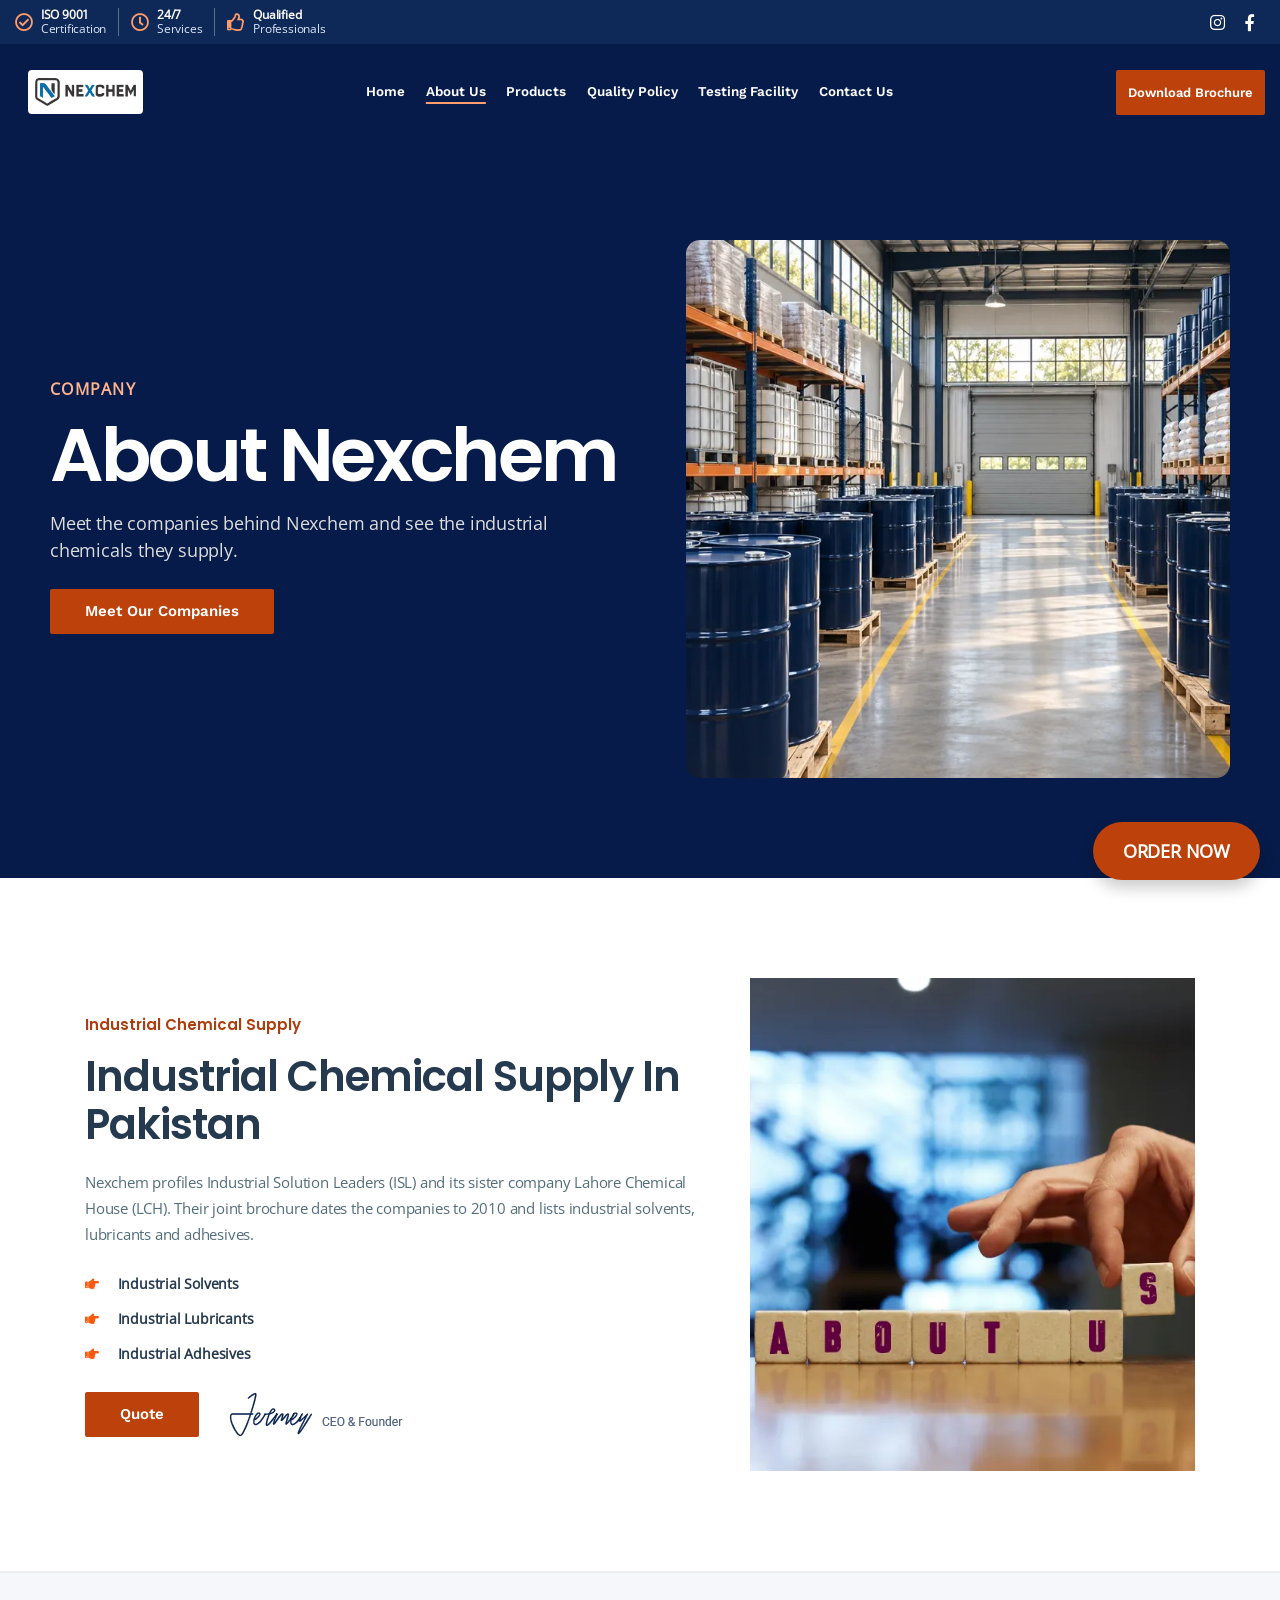
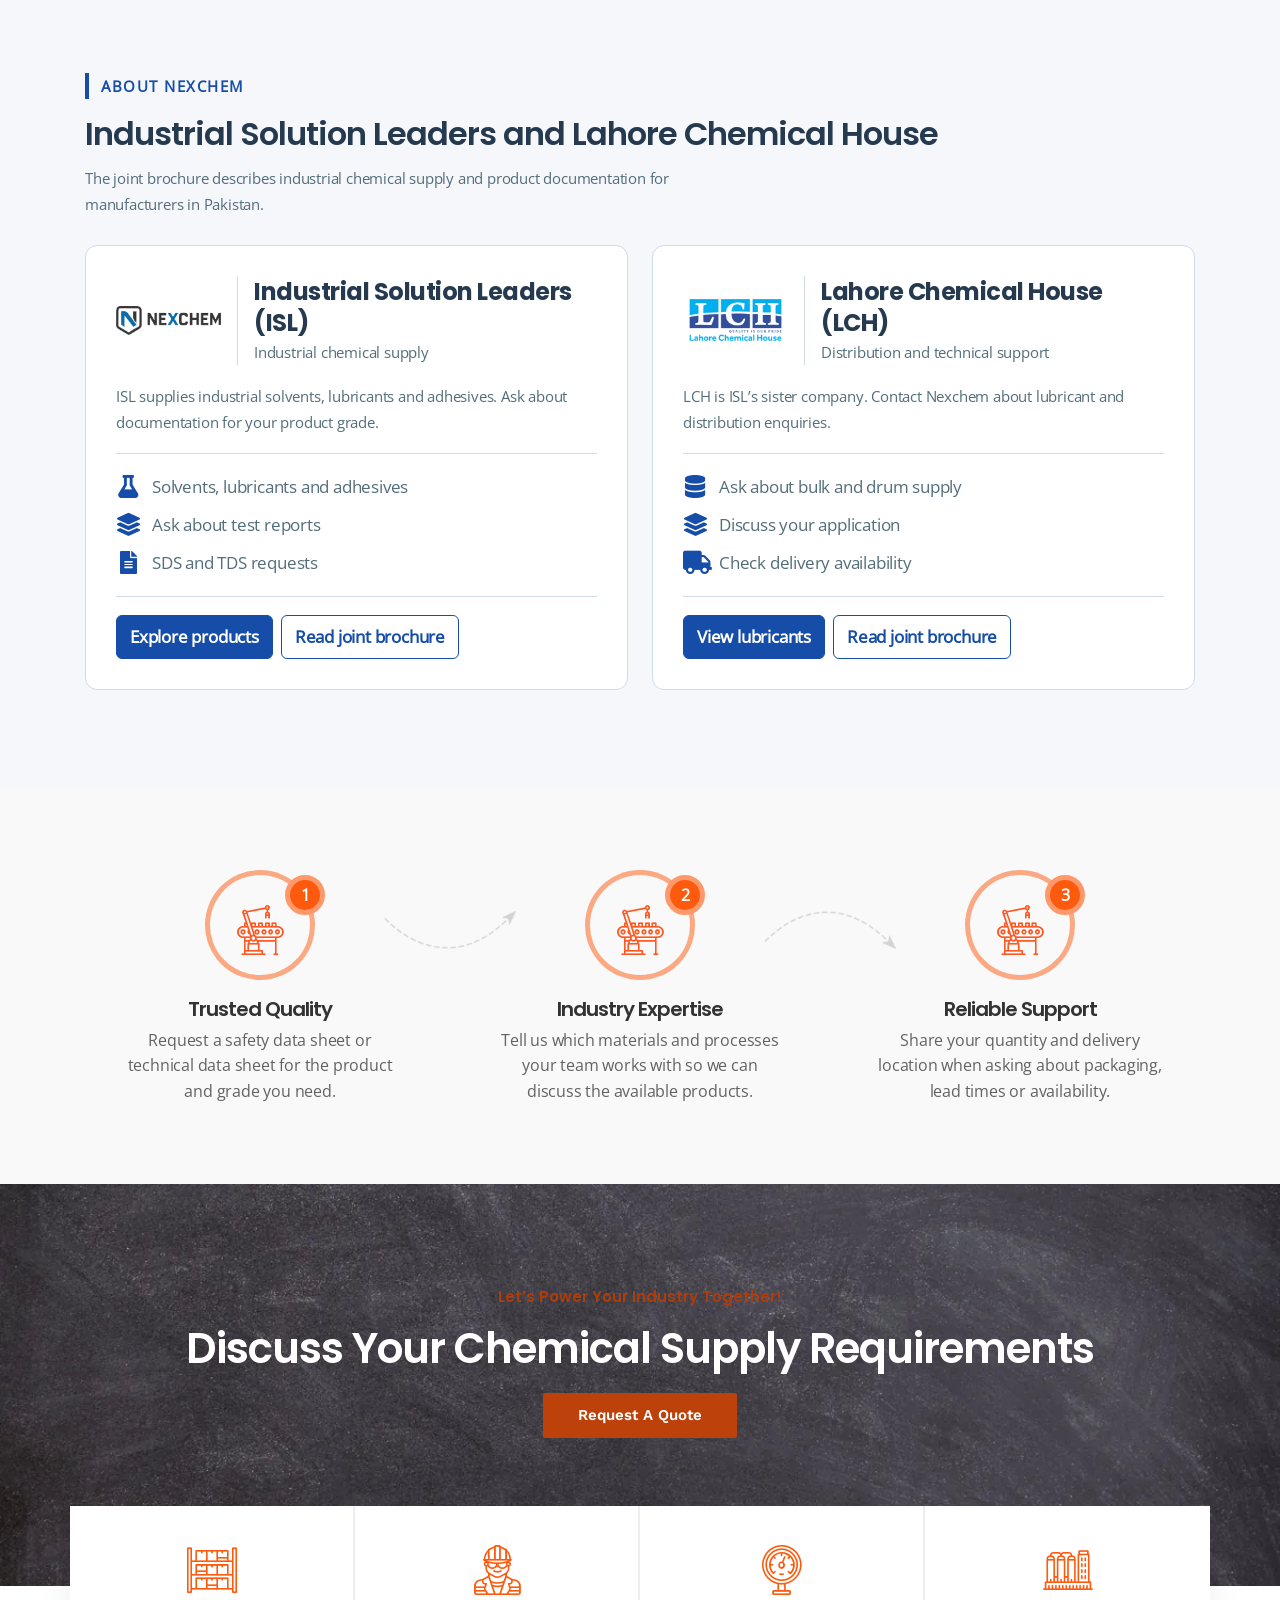
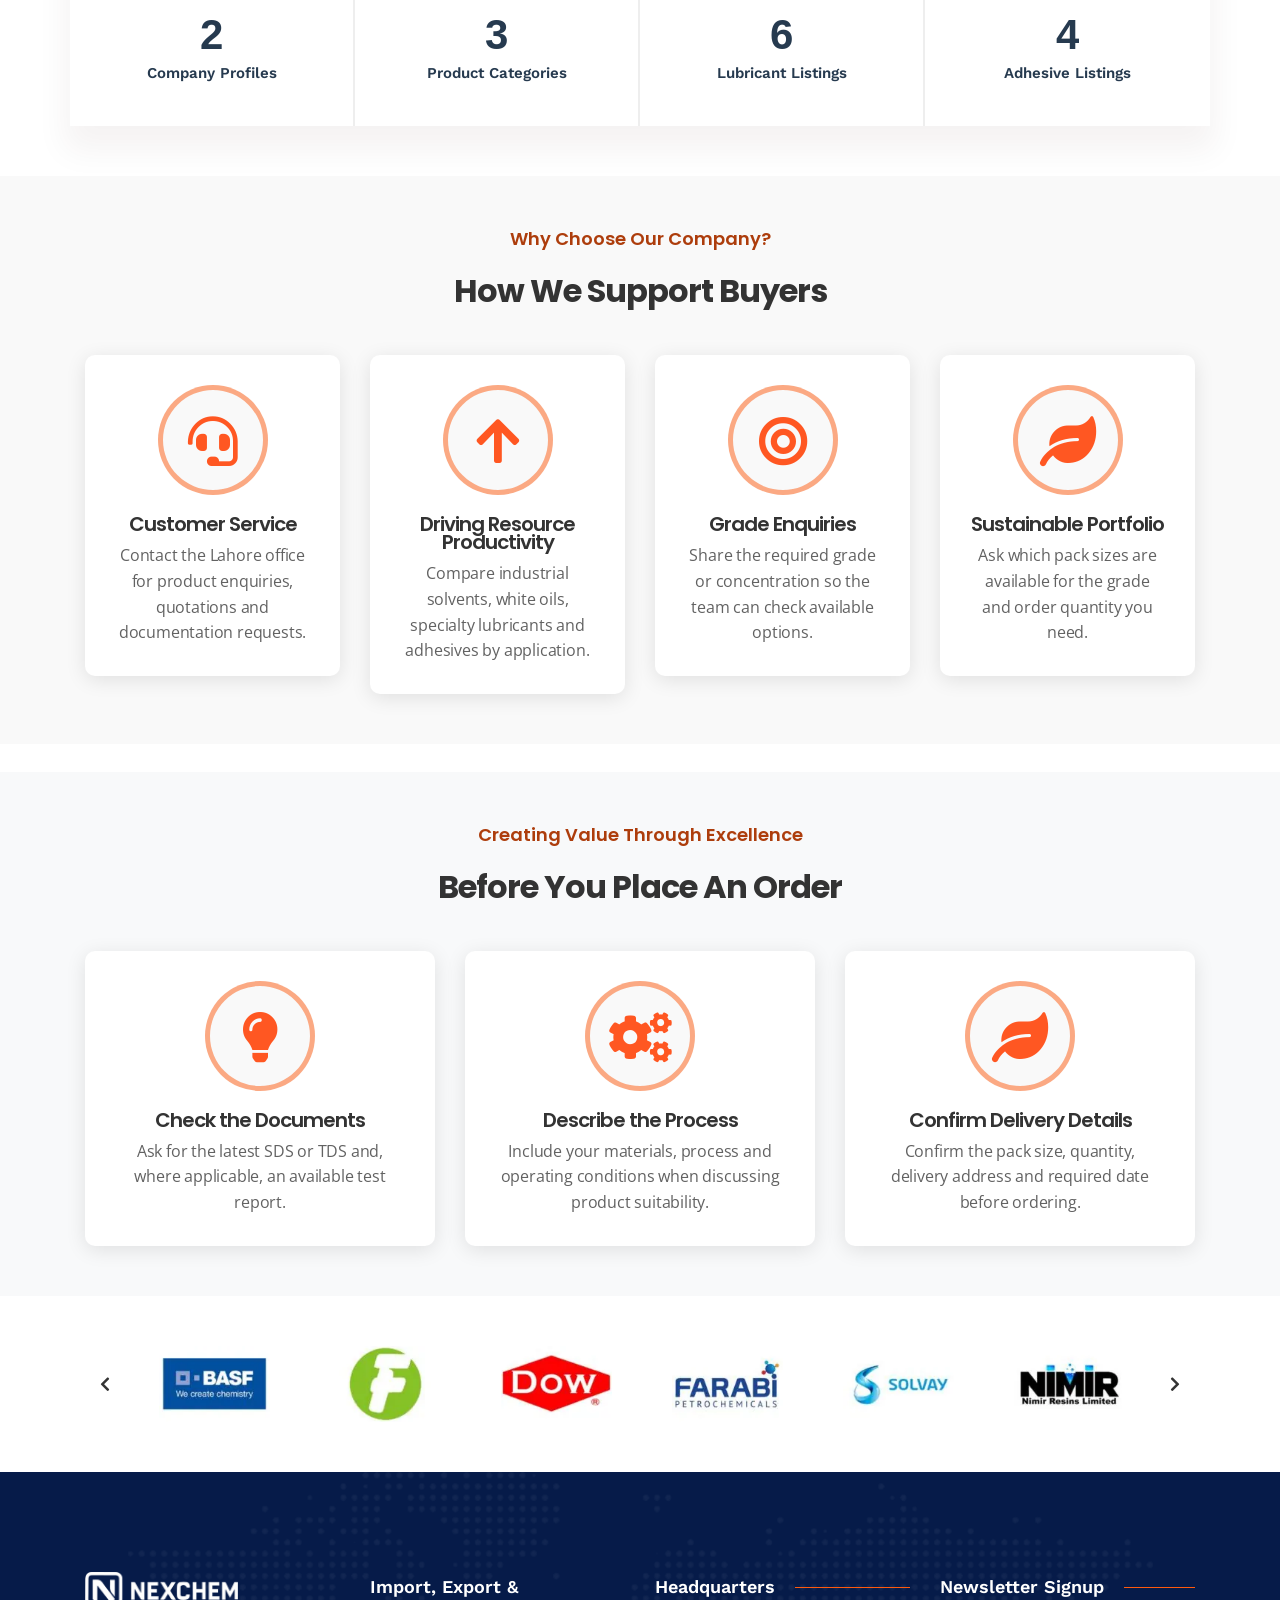
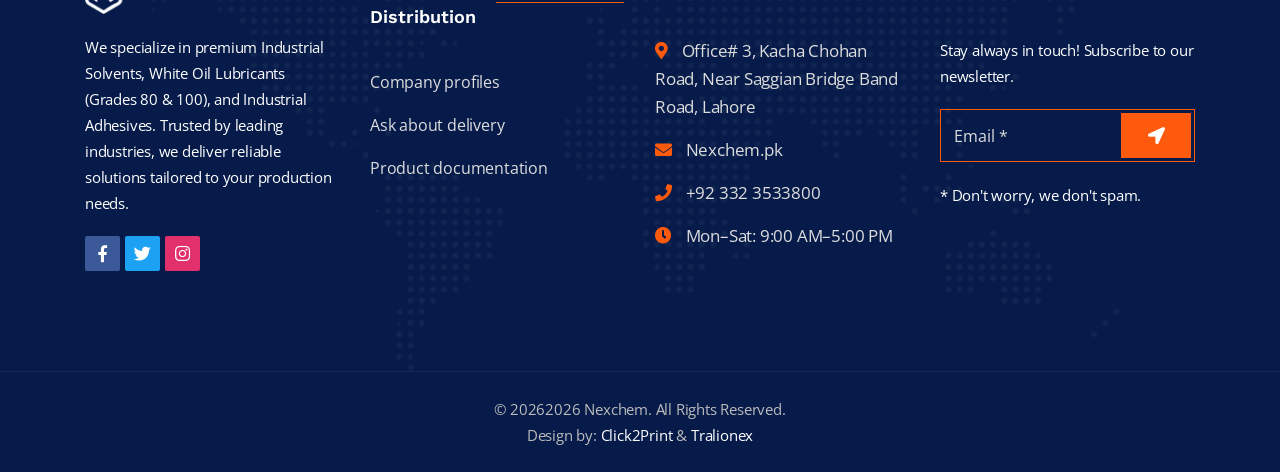
<file: about.html>
<!doctype html>
<!--[if lt IE 7]>      <html class="no-js lt-ie9 lt-ie8 lt-ie7" lang=""> <![endif]-->
<!--[if IE 7]>         <html class="no-js lt-ie9 lt-ie8" lang=""> <![endif]-->
<!--[if IE 8]>         <html class="no-js lt-ie9" lang=""> <![endif]-->
<!--[if gt IE 8]><!-->
<html class="no-js" lang="en-PK">
<!--<![endif]-->

<head>
    <meta charset="utf-8">
    <meta name="viewport" content="width=device-width, initial-scale=1">

    <title>About Nexchem | ISL and Lahore Chemical House</title>
    <meta name="description" content="Meet Industrial Solution Leaders (ISL) and Lahore Chemical House (LCH), the sister companies profiled by Nexchem. Explore their industrial chemical range.">
    <link rel="canonical" href="https://nexchem.pk/about.html">
    <meta property="og:type" content="website">
    <meta property="og:site_name" content="Nexchem">
    <meta property="og:locale" content="en_PK">
    <meta property="og:title" content="About Nexchem | ISL and Lahore Chemical House">
    <meta property="og:description" content="Meet Industrial Solution Leaders (ISL) and Lahore Chemical House (LCH), the sister companies profiled by Nexchem. Explore their industrial chemical range.">
    <meta property="og:url" content="https://nexchem.pk/about.html">
    <meta property="og:image" content="https://nexchem.pk/assets/img/optimized/chemical-distribution-warehouse-e8ca80e085.webp">
    <meta name="twitter:card" content="summary_large_image">
    <script type="application/ld+json">{"@context":"https://schema.org","@graph":[{"@type":"AboutPage","@id":"https://nexchem.pk/about.html#webpage","url":"https://nexchem.pk/about.html","name":"About Nexchem | ISL and Lahore Chemical House","description":"Meet Industrial Solution Leaders (ISL) and Lahore Chemical House (LCH), the sister companies profiled by Nexchem. Explore their industrial chemical range.","inLanguage":"en-PK","isPartOf":{"@id":"https://nexchem.pk/#website"},"publisher":{"@id":"https://nexchem.pk/#organization"}}]}</script>

    <link rel="shortcut icon" type="image/webp" href="assets/img/optimized/favicons-bdda827057.webp">

    <style data-performance-style="site">@charset "UTF-8";@font-face{font-family:Open Sans;font-style:normal;font-weight:400;font-display:swap;src:url(assets/fonts/open-sans-400-ab72051c10.woff2) format("woff2")}@font-face{font-family:Poppins;font-style:normal;font-weight:500;font-display:swap;src:url(assets/fonts/poppins-500-8fda909c68.woff2) format("woff2")}@font-face{font-family:Poppins;font-style:normal;font-weight:600;font-display:swap;src:url(assets/fonts/poppins-600-03b68c3df1.woff2) format("woff2")}@font-face{font-family:Poppins;font-style:normal;font-weight:700;font-display:swap;src:url(assets/fonts/poppins-700-1aca57cfa3.woff2) format("woff2")}@font-face{font-family:Work Sans;font-style:normal;font-weight:600;font-display:swap;src:url(assets/fonts/work-sans-600-06b3881103.woff2) format("woff2")}@font-face{font-family:"Font Awesome 5 Brands";font-style:normal;font-weight:400;font-display:swap;src:url(assets/fonts/fa-brands-400-subset-baee463d6b.woff2) format("woff2")}@font-face{font-family:"Font Awesome 5 Free";font-style:normal;font-weight:900;font-display:swap;src:url(assets/fonts/fa-solid-900-subset-7ed3237cf4.woff2) format("woff2")}@font-face{font-family:"Font Awesome 5 Free";font-style:normal;font-weight:400;font-display:swap;src:url(assets/fonts/fa-regular-400-subset-265923a7ad.woff2) format("woff2")}@font-face{font-family:dl-construction;font-style:normal;font-weight:400;font-display:swap;src:url(assets/fonts/dl-construction-subset-c28576bf7d.woff2) format("woff2")}.fa,.fab,.far,.fas{-moz-osx-font-smoothing:grayscale;-webkit-font-smoothing:antialiased;display:inline-block;font-style:normal;font-variant:normal;text-rendering:auto;line-height:1}.fa-angle-up:before{content:"\f106"}.fa-arrow-right:before{content:"\f061"}.fa-arrow-up:before{content:"\f062"}.fa-bullseye:before{content:"\f140"}.fa-check-circle:before{content:"\f058"}.fa-chevron-left:before{content:"\f053"}.fa-chevron-right:before{content:"\f054"}.fa-clock:before{content:"\f017"}.fa-cogs:before{content:"\f085"}.fa-database:before{content:"\f1c0"}.fa-envelope:before{content:"\f0e0"}.fa-external-link-alt:before{content:"\f35d"}.fa-facebook-f:before{content:"\f39e"}.fa-fax:before{content:"\f1ac"}.fa-file-alt:before{content:"\f15c"}.fa-flask:before{content:"\f0c3"}.fa-hand-point-right:before{content:"\f0a4"}.fa-headset:before{content:"\f590"}.fa-instagram:before{content:"\f16d"}.fa-layer-group:before{content:"\f5fd"}.fa-leaf:before{content:"\f06c"}.fa-lightbulb:before{content:"\f0eb"}.fa-link:before{content:"\f0c1"}.fa-location-arrow:before{content:"\f124"}.fa-map-marker-alt:before{content:"\f3c5"}.fa-mobile-alt:before{content:"\f3cd"}.fa-phone:before{content:"\f095"}.fa-pinterest:before{content:"\f0d2"}.fa-search:before{content:"\f002"}.fa-thumbs-up:before{content:"\f164"}.fa-truck:before{content:"\f0d1"}.fa-twitter:before{content:"\f099"}.fa-water:before{content:"\f773"}.fa-whatsapp:before{content:"\f232"}.sr-only{border:0;clip:rect(0,0,0,0);height:1px;margin:-1px;overflow:hidden;padding:0;position:absolute;width:1px}.fab{font-family:"Font Awesome 5 Brands"}.far{font-weight:400}.fa,.far,.fas{font-family:"Font Awesome 5 Free"}.fa,.fas{font-weight:900}.animated{-webkit-animation-duration:1s;animation-duration:1s;-webkit-animation-fill-mode:both;animation-fill-mode:both}.animated.infinite{-webkit-animation-iteration-count:infinite;animation-iteration-count:infinite}@-webkit-keyframes fadeIn{0%{opacity:0}to{opacity:1}}@keyframes fadeIn{0%{opacity:0}to{opacity:1}}.fadeIn{-webkit-animation-name:fadeIn;animation-name:fadeIn}@-webkit-keyframes fadeInDown{0%{opacity:0;-webkit-transform:translateY(-20px);transform:translateY(-20px)}to{opacity:1;-webkit-transform:translateY(0);transform:translateY(0)}}@keyframes fadeInDown{0%{opacity:0;-webkit-transform:translateY(-20px);-ms-transform:translateY(-20px);transform:translateY(-20px)}to{opacity:1;-webkit-transform:translateY(0);-ms-transform:translateY(0);transform:translateY(0)}}.fadeInDown{-webkit-animation-name:fadeInDown;animation-name:fadeInDown}@-webkit-keyframes fadeInLeft{0%{opacity:0;-webkit-transform:translateX(-20px);transform:translate(-20px)}to{opacity:1;-webkit-transform:translateX(0);transform:translate(0)}}@keyframes fadeInLeft{0%{opacity:0;-webkit-transform:translateX(-20px);-ms-transform:translateX(-20px);transform:translate(-20px)}to{opacity:1;-webkit-transform:translateX(0);-ms-transform:translateX(0);transform:translate(0)}}.fadeInLeft{-webkit-animation-name:fadeInLeft;animation-name:fadeInLeft}@-webkit-keyframes fadeInRight{0%{opacity:0;-webkit-transform:translateX(20px);transform:translate(20px)}to{opacity:1;-webkit-transform:translateX(0);transform:translate(0)}}@keyframes fadeInRight{0%{opacity:0;-webkit-transform:translateX(20px);-ms-transform:translateX(20px);transform:translate(20px)}to{opacity:1;-webkit-transform:translateX(0);-ms-transform:translateX(0);transform:translate(0)}}.fadeInRight{-webkit-animation-name:fadeInRight;animation-name:fadeInRight}@-webkit-keyframes fadeInUp{0%{opacity:0;-webkit-transform:translateY(10px);transform:translateY(10px)}to{opacity:1;-webkit-transform:translateY(0);transform:translateY(0)}}@keyframes fadeInUp{0%{opacity:0;-webkit-transform:translateY(10px);-ms-transform:translateY(10px);transform:translateY(10px)}to{opacity:1;-webkit-transform:translateY(0);-ms-transform:translateY(0);transform:translateY(0)}}.fadeInUp{-webkit-animation-name:fadeInUp;animation-name:fadeInUp}@-webkit-keyframes fadeOut{0%{opacity:1}to{opacity:0}}@keyframes fadeOut{0%{opacity:1}to{opacity:0}}.fadeOut{-webkit-animation-name:fadeOut;animation-name:fadeOut}:root{--blue:#007bff;--indigo:#6610f2;--purple:#6f42c1;--pink:#e83e8c;--red:#dc3545;--orange:#fd7e14;--yellow:#ffc107;--green:#28a745;--teal:#20c997;--cyan:#17a2b8;--white:#fff;--gray:#6c757d;--gray-dark:#343a40;--primary:#007bff;--secondary:#6c757d;--success:#28a745;--info:#17a2b8;--warning:#ffc107;--danger:#dc3545;--light:#f8f9fa;--dark:#343a40;--breakpoint-xs:0;--breakpoint-sm:576px;--breakpoint-md:768px;--breakpoint-lg:992px;--breakpoint-xl:1200px;--font-family-sans-serif:-apple-system,BlinkMacSystemFont,"Segoe UI",Roboto,"Helvetica Neue",Arial,"Noto Sans",sans-serif,"Apple Color Emoji","Segoe UI Emoji","Segoe UI Symbol","Noto Color Emoji";--font-family-monospace:SFMono-Regular,Menlo,Monaco,Consolas,"Liberation Mono","Courier New",monospace}*,:after,:before{box-sizing:border-box}html{font-family:sans-serif;line-height:1.15;-webkit-text-size-adjust:100%;-webkit-tap-highlight-color:transparent}article,figcaption,figure,footer,header,main,nav,section{display:block}body{margin:0;font-family:-apple-system,BlinkMacSystemFont,Segoe UI,Roboto,Helvetica Neue,Arial,Noto Sans,sans-serif,"Apple Color Emoji","Segoe UI Emoji",Segoe UI Symbol,"Noto Color Emoji";font-size:1rem;font-weight:400;line-height:1.5;color:#212529;text-align:left;background-color:#fff}[tabindex="-1"]:focus:not(:focus-visible){outline:0!important}h1,h2,h3,h4{margin-top:0;margin-bottom:.5rem}p{margin-top:0;margin-bottom:1rem}address{margin-bottom:1rem;font-style:normal;line-height:inherit}dl,ul{margin-top:0;margin-bottom:1rem}ul ul{margin-bottom:0}dt{font-weight:700}dd{margin-bottom:.5rem;margin-left:0}strong{font-weight:bolder}small{font-size:80%}a{color:#007bff;text-decoration:none;background-color:transparent}a:hover{color:#0056b3;text-decoration:underline}a:not([href]){color:inherit;text-decoration:none}a:not([href]):hover{color:inherit;text-decoration:none}figure{margin:0 0 1rem}img{vertical-align:middle;border-style:none}svg{overflow:hidden;vertical-align:middle}table{border-collapse:collapse}caption{padding-top:.75rem;padding-bottom:.75rem;color:#6c757d;text-align:left;caption-side:bottom}label{display:inline-block;margin-bottom:.5rem}button{border-radius:0}button:focus{outline:1px dotted;outline:5px auto -webkit-focus-ring-color}button,input,select,textarea{margin:0;font-family:inherit;font-size:inherit;line-height:inherit}button,input{overflow:visible}button,select{text-transform:none}select{word-wrap:normal}[type=button],[type=submit],button{-webkit-appearance:button}[type=button]:not(:disabled),[type=submit]:not(:disabled),button:not(:disabled){cursor:pointer}[type=button]::-moz-focus-inner,[type=submit]::-moz-focus-inner,button::-moz-focus-inner{padding:0;border-style:none}input[type=date],input[type=time]{-webkit-appearance:listbox}textarea{overflow:auto;resize:vertical}progress{vertical-align:baseline}[type=number]::-webkit-inner-spin-button,[type=number]::-webkit-outer-spin-button{height:auto}[type=search]{outline-offset:-2px;-webkit-appearance:none}[type=search]::-webkit-search-decoration{-webkit-appearance:none}::-webkit-file-upload-button{font:inherit;-webkit-appearance:button}output{display:inline-block}summary{display:list-item;cursor:pointer}[hidden]{display:none!important}.h1,.h2,.h3,.h4,h1,h2,h3,h4{margin-bottom:.5rem;font-weight:500;line-height:1.2}.h1,h1{font-size:2.5rem}.h2,h2{font-size:2rem}.h3,h3{font-size:1.75rem}.h4,h4{font-size:1.5rem}.lead{font-size:1.25rem;font-weight:300}.small,small{font-size:80%;font-weight:400}.list-unstyled{padding-left:0;list-style:none}.figure{display:inline-block}.container{width:100%;padding-right:15px;padding-left:15px;margin-right:auto;margin-left:auto}@media(min-width:576px){.container{max-width:540px}}@media(min-width:768px){.container{max-width:720px}}@media(min-width:992px){.container{max-width:960px}}@media(min-width:1200px){.container{max-width:1140px}}@media(min-width:576px){.container{max-width:540px}}@media(min-width:768px){.container{max-width:720px}}@media(min-width:992px){.container{max-width:960px}}@media(min-width:1200px){.container{max-width:1140px}}.row{display:-ms-flexbox;display:flex;-ms-flex-wrap:wrap;flex-wrap:wrap;margin-right:-15px;margin-left:-15px}.col-lg-3,.col-lg-4,.col-lg-5,.col-lg-6,.col-lg-7,.col-md-5,.col-md-6,.col-sm-6{position:relative;width:100%;padding-right:15px;padding-left:15px}@media(min-width:576px){.col-sm-6{-ms-flex:0 0 50%;flex:0 0 50%;max-width:50%}}@media(min-width:768px){.col-md-5{-ms-flex:0 0 41.666667%;flex:0 0 41.666667%;max-width:41.666667%}.col-md-6{-ms-flex:0 0 50%;flex:0 0 50%;max-width:50%}}@media(min-width:992px){.col-lg-3{-ms-flex:0 0 25%;flex:0 0 25%;max-width:25%}.col-lg-4{-ms-flex:0 0 33.333333%;flex:0 0 33.333333%;max-width:33.333333%}.col-lg-5{-ms-flex:0 0 41.666667%;flex:0 0 41.666667%;max-width:41.666667%}.col-lg-6{-ms-flex:0 0 50%;flex:0 0 50%;max-width:50%}.col-lg-7{-ms-flex:0 0 58.333333%;flex:0 0 58.333333%;max-width:58.333333%}}.table{width:100%;margin-bottom:1rem;color:#212529}.form-control{display:block;width:100%;height:calc(1.5em + .75rem + 2px);padding:.375rem .75rem;font-size:1rem;font-weight:400;line-height:1.5;color:#495057;background-color:#fff;background-clip:padding-box;border:1px solid #ced4da;border-radius:.25rem;transition:border-color .15s ease-in-out,box-shadow .15s ease-in-out}@media(prefers-reduced-motion:reduce){.form-control{transition:none}}.form-control::-ms-expand{background-color:transparent;border:0}.form-control:-moz-focusring{color:transparent;text-shadow:0 0 0 #495057}.form-control:focus{color:#495057;background-color:#fff;border-color:#80bdff;outline:0;box-shadow:0 0 0 .2rem #007bff40}.form-control::-webkit-input-placeholder{color:#6c757d;opacity:1}.form-control::-moz-placeholder{color:#6c757d;opacity:1}.form-control:-ms-input-placeholder{color:#6c757d;opacity:1}.form-control::-ms-input-placeholder{color:#6c757d;opacity:1}.form-control::placeholder{color:#6c757d;opacity:1}.form-control:disabled{background-color:#e9ecef;opacity:1}select.form-control:focus::-ms-value{color:#495057;background-color:#fff}select.form-control[size],textarea.form-control{height:auto}.btn{display:inline-block;font-weight:400;color:#212529;text-align:center;vertical-align:middle;cursor:pointer;-webkit-user-select:none;-moz-user-select:none;-ms-user-select:none;user-select:none;background-color:transparent;border:1px solid transparent;padding:.375rem .75rem;font-size:1rem;line-height:1.5;border-radius:.25rem;transition:color .15s ease-in-out,background-color .15s ease-in-out,border-color .15s ease-in-out,box-shadow .15s ease-in-out}@media(prefers-reduced-motion:reduce){.btn{transition:none}}.btn:hover{color:#212529;text-decoration:none}.btn.focus,.btn:focus{outline:0;box-shadow:0 0 0 .2rem #007bff40}.btn.disabled,.btn:disabled{opacity:.65}a.btn.disabled{pointer-events:none}.btn-link{font-weight:400;color:#007bff;text-decoration:none}.btn-link:hover{color:#0056b3;text-decoration:underline}.btn-link.focus,.btn-link:focus{text-decoration:underline;box-shadow:none}.btn-link.disabled,.btn-link:disabled{color:#6c757d;pointer-events:none}.fade{transition:opacity .15s linear}@media(prefers-reduced-motion:reduce){.fade{transition:none}}.fade:not(.show){opacity:0}.collapse:not(.show){display:none}.collapsing{position:relative;height:0;overflow:hidden;transition:height .35s ease}@media(prefers-reduced-motion:reduce){.collapsing{transition:none}}.dropdown-toggle{white-space:nowrap}.dropdown-toggle:after{display:inline-block;margin-left:.255em;vertical-align:.255em;content:"";border-top:.3em solid;border-right:.3em solid transparent;border-bottom:0;border-left:.3em solid transparent}.dropdown-toggle:empty:after{margin-left:0}.dropdown-menu{position:absolute;top:100%;left:0;z-index:1000;display:none;float:left;min-width:10rem;padding:.5rem 0;margin:.125rem 0 0;font-size:1rem;color:#212529;text-align:left;list-style:none;background-color:#fff;background-clip:padding-box;border:1px solid rgba(0,0,0,.15);border-radius:.25rem}.dropdown-menu-left{right:auto;left:0}.dropdown-menu-right{right:0;left:auto}@media(min-width:576px){.dropdown-menu-sm-left{right:auto;left:0}.dropdown-menu-sm-right{right:0;left:auto}}@media(min-width:768px){.dropdown-menu-md-left{right:auto;left:0}.dropdown-menu-md-right{right:0;left:auto}}@media(min-width:992px){.dropdown-menu-lg-left{right:auto;left:0}.dropdown-menu-lg-right{right:0;left:auto}}@media(min-width:1200px){.dropdown-menu-xl-left{right:auto;left:0}.dropdown-menu-xl-right{right:0;left:auto}}.dropdown-divider{height:0;margin:.5rem 0;overflow:hidden;border-top:1px solid #e9ecef}.dropdown-item{display:block;width:100%;padding:.25rem 1.5rem;clear:both;font-weight:400;color:#212529;text-align:inherit;white-space:nowrap;background-color:transparent;border:0}.dropdown-item:focus,.dropdown-item:hover{color:#16181b;text-decoration:none;background-color:#f8f9fa}.dropdown-item.active,.dropdown-item:active{color:#fff;text-decoration:none;background-color:#007bff}.dropdown-item.disabled,.dropdown-item:disabled{color:#6c757d;pointer-events:none;background-color:transparent}.dropdown-menu.show{display:block}.dropdown-header{display:block;padding:.5rem 1.5rem;margin-bottom:0;font-size:.875rem;color:#6c757d;white-space:nowrap}.dropdown-item-text{display:block;padding:.25rem 1.5rem;color:#212529}.dropdown-toggle-split{padding-right:.5625rem;padding-left:.5625rem}.dropdown-toggle-split:after{margin-left:0}.nav{display:-ms-flexbox;display:flex;-ms-flex-wrap:wrap;flex-wrap:wrap;padding-left:0;margin-bottom:0;list-style:none}.card{position:relative;display:-ms-flexbox;display:flex;-ms-flex-direction:column;flex-direction:column;min-width:0;word-wrap:break-word;background-color:#fff;background-clip:border-box;border:1px solid rgba(0,0,0,.125);border-radius:.25rem}.card-body{-ms-flex:1 1 auto;flex:1 1 auto;min-height:1px;padding:1.25rem}.card-header{padding:.75rem 1.25rem;margin-bottom:0;background-color:#00000008;border-bottom:1px solid rgba(0,0,0,.125)}.card-header:first-child{border-radius:calc(.25rem - 1px) calc(.25rem - 1px) 0 0}.accordion>.card{overflow:hidden}.accordion>.card:not(:last-of-type){border-bottom:0;border-bottom-right-radius:0;border-bottom-left-radius:0}.accordion>.card:not(:first-of-type){border-top-left-radius:0;border-top-right-radius:0}.accordion>.card>.card-header{border-radius:0;margin-bottom:-1px}.badge{display:inline-block;padding:.25em .4em;font-size:75%;font-weight:700;line-height:1;text-align:center;white-space:nowrap;vertical-align:baseline;border-radius:.25rem;transition:color .15s ease-in-out,background-color .15s ease-in-out,border-color .15s ease-in-out,box-shadow .15s ease-in-out}@media(prefers-reduced-motion:reduce){.badge{transition:none}}a.badge:focus,a.badge:hover{text-decoration:none}.badge:empty{display:none}.btn .badge{position:relative;top:-1px}.progress{display:-ms-flexbox;display:flex;height:1rem;overflow:hidden;font-size:.75rem;background-color:#e9ecef;border-radius:.25rem}.media{display:-ms-flexbox;display:flex;-ms-flex-align:start;align-items:flex-start}.close{float:right;font-size:1.5rem;font-weight:700;line-height:1;color:#000;text-shadow:0 1px 0 #fff;opacity:.5}.close:hover{color:#000;text-decoration:none}.close:not(:disabled):not(.disabled):focus,.close:not(:disabled):not(.disabled):hover{opacity:.75}button.close{padding:0;background-color:transparent;border:0;-webkit-appearance:none;-moz-appearance:none;appearance:none}a.close.disabled{pointer-events:none}.carousel{position:relative}.bg-light{background-color:#f8f9fa!important}a.bg-light:focus,a.bg-light:hover,button.bg-light:focus,button.bg-light:hover{background-color:#dae0e5!important}.bg-dark{background-color:#343a40!important}a.bg-dark:focus,a.bg-dark:hover,button.bg-dark:focus,button.bg-dark:hover{background-color:#1d2124!important}.border{border:1px solid #dee2e6!important}.border-top{border-top:1px solid #dee2e6!important}.border-right{border-right:1px solid #dee2e6!important}.border-bottom{border-bottom:1px solid #dee2e6!important}.border-left{border-left:1px solid #dee2e6!important}.rounded{border-radius:.25rem!important}.clearfix:after{display:block;clear:both;content:""}.d-flex{display:-ms-flexbox!important;display:flex!important}.flex-wrap{-ms-flex-wrap:wrap!important;flex-wrap:wrap!important}.justify-content-center{-ms-flex-pack:center!important;justify-content:center!important}.align-items-center{-ms-flex-align:center!important;align-items:center!important}.sr-only{position:absolute;width:1px;height:1px;padding:0;margin:-1px;overflow:hidden;clip:rect(0,0,0,0);white-space:nowrap;border:0}.shadow-sm{box-shadow:0 .125rem .25rem #00000013!important}.mb-0{margin-bottom:0!important}.mb-3{margin-bottom:1rem!important}.mb-4{margin-bottom:1.5rem!important}.p-4{padding:1.5rem!important}.py-4{padding-top:1.5rem!important}.py-4{padding-bottom:1.5rem!important}.py-5{padding-top:3rem!important}.py-5{padding-bottom:3rem!important}.text-wrap{white-space:normal!important}.text-left{text-align:left!important}.text-center{text-align:center!important}.text-white{color:#fff!important}.text-primary{color:#007bff!important}a.text-primary:focus,a.text-primary:hover{color:#0056b3!important}.text-muted{color:#6c757d!important}.visible{visibility:visible!important}@media print{*,:after,:before{text-shadow:none!important;box-shadow:none!important}a:not(.btn){text-decoration:underline}img{page-break-inside:avoid}h2,h3,p{orphans:3;widows:3}h2,h3{page-break-after:avoid}@page{size:a3}body,.container{min-width:992px!important}.badge{border:1px solid #000}.table{border-collapse:collapse!important}}.dl{font-family:dl-construction!important;speak:none;font-style:normal;font-weight:400;font-variant:normal;text-transform:none;-webkit-font-smoothing:antialiased;-moz-osx-font-smoothing:grayscale}.dl-d-printer-2:before{content:"\e901"}.dl-conveyor-6:before{content:"\e90b"}.dl-factory-1:before{content:"\e90e"}.dl-factory-3:before{content:"\e910"}.dl-factory-4:before{content:"\e911"}.dl-industrial-robot-9:before{content:"\e922"}.dl-industrial-robot-18:before{content:"\e92b"}.dl-loader:before{content:"\e931"}.dl-meter-2:before{content:"\e935"}.dl-refinery:before{content:"\e939"}.dl-stock:before{content:"\e93b"}.dl-welder-1:before{content:"\e949"}.slick-slider{position:relative;display:block;box-sizing:border-box;-webkit-user-select:none;-moz-user-select:none;-ms-user-select:none;user-select:none;-webkit-touch-callout:none;-khtml-user-select:none;-ms-touch-action:pan-y;touch-action:pan-y;-webkit-tap-highlight-color:transparent}.slick-list{position:relative;display:block;overflow:hidden;margin:0;padding:0}.slick-list:focus{outline:0}.slick-slider .slick-list,.slick-slider .slick-track{-webkit-transform:translate3d(0,0,0);-moz-transform:translate3d(0,0,0);-ms-transform:translate3d(0,0,0);-o-transform:translate3d(0,0,0);transform:translateZ(0)}.slick-track{position:relative;top:0;left:0;display:block;margin-left:auto;margin-right:auto}.slick-track:after,.slick-track:before{display:table;content:""}.slick-track:after{clear:both}.slick-loading .slick-track{visibility:hidden}.slick-slide{display:none;float:left;height:100%;min-height:1px}.slick-slide img{display:block}.slick-slide.slick-loading img{display:none}.slick-initialized .slick-slide{display:block}.slick-loading .slick-slide{visibility:hidden}.slick-vertical .slick-slide{display:block;height:auto;border:1px solid transparent}.slick-arrow.slick-hidden{display:none}.odometer.odometer-auto-theme,.odometer.odometer-theme-default,.odometer.odometer-auto-theme .odometer-digit,.odometer.odometer-theme-default .odometer-digit{display:inline-block;vertical-align:middle;*vertical-align:auto;*zoom:1;*display:inline;position:relative}.odometer.odometer-auto-theme .odometer-digit .odometer-digit-spacer,.odometer.odometer-theme-default .odometer-digit .odometer-digit-spacer{display:inline-block;vertical-align:middle;*vertical-align:auto;*zoom:1;*display:inline;visibility:hidden}.odometer.odometer-auto-theme .odometer-digit .odometer-digit-inner,.odometer.odometer-theme-default .odometer-digit .odometer-digit-inner{text-align:left;display:block;position:absolute;inset:0;overflow:hidden}.odometer.odometer-auto-theme .odometer-digit .odometer-ribbon,.odometer.odometer-theme-default .odometer-digit .odometer-ribbon{display:block}.odometer.odometer-auto-theme .odometer-digit .odometer-ribbon-inner,.odometer.odometer-theme-default .odometer-digit .odometer-ribbon-inner{display:block;-webkit-backface-visibility:hidden}.odometer.odometer-auto-theme .odometer-digit .odometer-value,.odometer.odometer-theme-default .odometer-digit .odometer-value{display:block;-webkit-transform:translateZ(0)}.odometer.odometer-auto-theme .odometer-digit .odometer-value.odometer-last-value,.odometer.odometer-theme-default .odometer-digit .odometer-value.odometer-last-value{position:absolute}.odometer.odometer-auto-theme.odometer-animating-up .odometer-ribbon-inner,.odometer.odometer-theme-default.odometer-animating-up .odometer-ribbon-inner{-webkit-transition:-webkit-transform 2s;-moz-transition:-moz-transform 2s;-ms-transition:-ms-transform 2s;-o-transition:-o-transform 2s;transition:transform 2s}.odometer.odometer-auto-theme.odometer-animating-up.odometer-animating .odometer-ribbon-inner,.odometer.odometer-theme-default.odometer-animating-up.odometer-animating .odometer-ribbon-inner,.odometer.odometer-auto-theme.odometer-animating-down .odometer-ribbon-inner,.odometer.odometer-theme-default.odometer-animating-down .odometer-ribbon-inner{-webkit-transform:translateY(-100%);-moz-transform:translateY(-100%);-ms-transform:translateY(-100%);-o-transform:translateY(-100%);transform:translateY(-100%)}.odometer.odometer-auto-theme.odometer-animating-down.odometer-animating .odometer-ribbon-inner,.odometer.odometer-theme-default.odometer-animating-down.odometer-animating .odometer-ribbon-inner{-webkit-transition:-webkit-transform 2s;-moz-transition:-moz-transform 2s;-ms-transition:-ms-transform 2s;-o-transition:-o-transform 2s;transition:transform 2s;-webkit-transform:translateY(0);-moz-transform:translateY(0);-ms-transform:translateY(0);-o-transform:translateY(0);transform:translateY(0)}.odometer.odometer-auto-theme,.odometer.odometer-theme-default{font-family:Helvetica Neue,sans-serif;line-height:1.1em}.odometer.odometer-auto-theme .odometer-value,.odometer.odometer-theme-default .odometer-value{text-align:center}.slider-content-wrap{min-height:clamp(400px,62vh,580px);padding-block:56px}.dl-slider .overlay{background-color:#00000085;width:100%;height:100%;position:absolute;left:0;top:0;z-index:-1}.dl-slider .bg-img{display:block;background-repeat:no-repeat;-webkit-background-size:cover;background-size:cover;background-position:center center;width:100%;height:100%;position:absolute;left:0;top:0;overflow:hidden;z-index:-1}.dl-slider .dl-caption{color:#fff;font-family:Poppins,sans-serif}.dl-slider .dl-caption .inner-layer{display:inline-block;overflow:hidden}.dl-slider .dl-caption.medium{font-size:15px;font-family:Poppins,sans-serif;line-height:26px;font-weight:500;color:#fffc;letter-spacing:0;text-transform:capitalize;visibility:inherit;transition:none 0s ease 0s;text-align:inherit;border-width:0px;margin:0 0 20px;padding:0;min-height:0px;min-width:0px;max-height:none;max-width:none;opacity:1}.dl-slider .dl-caption.big{font-size:56px;line-height:66px;font-weight:600;color:#fff;letter-spacing:-1px}.dl-slider .slider-content{position:relative}.dl-slider .dl-caption.small{font-family:Source Sans Pro,sans-serif;font-size:16px;font-weight:400;letter-spacing:-.2px;line-height:26px;color:#fff;margin-top:5px}.dl-slider .dl-btn-group{margin-top:25px;overflow:hidden}.dl-slider .default-btn{display:inline-block;background:#bc410b;color:#fff;font-family:Work Sans,sans-serif;font-size:15px;font-weight:600;text-transform:capitalize;height:45px;line-height:45px;padding:0 35px;letter-spacing:0;border-radius:2px;overflow:hidden;position:relative;transition:all ease .7s;-moz-transition:all ease .7s;-webkit-transition:all ease .7s;-ms-transition:all ease .7s;-o-transition:all ease .7s;z-index:1}.dl-slider .default-btn:hover{color:#fff}.dl-slider .default-btn span{background:#061b49 none repeat scroll 0 0;border-radius:50%;display:block;height:0;position:absolute;transform:translate(-50%,-50%);-moz-transform:translate(-50%,-50%);-webkit-transform:translate(-50%,-50%);-ms-transform:translate(-50%,-50%);-o-transform:translate(-50%,-50%);transition:width .6s ease 0s,height .6s ease 0s;-moz-transition:width .6s ease 0s,height .6s ease 0s;-webkit-transition:width .6s ease 0s,height .6s ease 0s;-ms-transition:width .6s ease 0s,height .6s ease 0s;-o-transition:width .6s ease 0s,height .6s ease 0s;width:0;z-index:-1}.dl-slider .default-btn:hover span{height:562.5px;width:562.5px}@media only screen and (max-width:992px){.slider-content-wrap{min-height:400px}.dl-slider .dl-caption.medium{font-size:12px}.dl-slider .dl-caption.big{font-size:28px;line-height:30px;letter-spacing:-1px}.dl-slider .dl-caption.small{font-size:12px;line-height:20px}.dl-slider .dl-btn-group{margin-top:10px}}@media only screen and (max-width:520px){.dl-slider .dl-caption.big{font-size:24px;letter-spacing:-.5px}.dl-slider .dl-caption.small br{display:none}}.dl-slider .slick-dots{width:100%;height:auto;text-align:center;position:absolute;left:0;bottom:20px;margin:0;list-style:none}.dl-slider .slick-dots li{display:inline-block;margin:0 6px}.dl-slider .slick-dots li button{background-color:#ffffffb3;width:8px;height:8px;border-radius:50%;overflow:hidden;text-indent:-99999px;padding:0;transition:all .3s ease-in-out;cursor:pointer}.dl-slider .slick-dots li button:focus-visible{outline:2px solid #fff;outline-offset:3px}.dl-slider .slick-dots li.slick-active button{background-color:#fe5a0e;transition:all .3s ease-in-out}.dl-slider .slick-arrow{background-color:#0006;color:#ddd;font-size:14px;width:45px;height:45px;line-height:45px;border-radius:50%;position:absolute;left:0;top:50%;transform:translateY(-50%);text-align:center;z-index:1;cursor:pointer;transition:all .3s ease-in-out}.dl-slider .slick-arrow.slick-next{left:auto;right:0}@media(max-width:1199px){.dl-slider .slick-arrow{top:auto;bottom:10px;left:15px;transform:none}.dl-slider .slick-arrow.slick-next{left:auto;right:15px}}.dl-slider .slick-arrow:hover{background-color:#000c;color:#fff;transition:all .3s ease-in-out}*{padding:0;margin:0}body{background-color:#fff;font-family:Open Sans,sans-serif;font-size:17px;line-height:28px;color:#536d7a;font-weight:400;letter-spacing:-.2px;position:relative;overflow-x:hidden}h1,h2,h3,h4{font-family:Poppins,sans-serif;-webkit-font-smoothing:antialiased;color:#263a4f}h1{font-size:45px;font-weight:400;line-height:55px;margin:0 0 10px;color:#263a4f}h2{font-size:32px;line-height:42px;color:#263a4f;margin:0 0 10px;font-weight:600;letter-spacing:-1px}h3,h4{margin:0 0 10px;font-weight:400;line-height:1.7;color:#263a4f;letter-spacing:-.5px}h3{font-size:20px}h4{font-size:16px}img{height:auto;border:none;outline:none;max-width:100%}ul{display:block;list-style:none;padding:0;margin:0}p{font-size:15px;line-height:26px;margin-bottom:15px}a,a:hover{text-decoration:none}a:focus{outline:0;text-decoration:none}input::-webkit-input-placeholder,textarea::-webkit-input-placeholder{color:#ddd!important}input:-moz-placeholder,textarea:-moz-placeholder{color:#ddd!important}input::-moz-placeholder,textarea::-moz-placeholder{color:#ddd!important}input:-ms-input-placeholder,textarea:-ms-input-placeholder{color:#ddd!important}button{border:none;background:none}::-webkit-scrollbar{width:8px;height:8px}::-webkit-scrollbar-thumb{cursor:pointer;background:#fe5a0e}::selection{background-color:#fe5a0e;color:#fff}::-moz-selection{background-color:#fe5a0e;color:#fff}.padding{padding:100px 0}.bg-grey{background-color:#f9f9f9}.bg-dark{background-color:#061b49!important}.bd-bottom{border-bottom:2px solid #eeeeee}.bd-right{border-right:2px solid #eeeeee}.mb-20{margin-bottom:20px}.mb-40{margin-bottom:40px}.mb-50{margin-bottom:50px}.mt-20{margin-top:20px}.mt-50{margin-top:50px}.loaded .site-preloader-wrap{opacity:0;visibility:hidden}.site-preloader-wrap{display:none;position:fixed;z-index:999;height:100%;width:100%;background:#fff;top:0;left:0}.site-preloader-wrap .spinner{background-color:#fe5a0e;position:absolute;left:50%;top:50%;margin-left:-20px;margin-top:-20px}.spinner{width:40px;height:40px;border-radius:100%;-webkit-animation:sk-scaleout 1s infinite ease-in-out;animation:sk-scaleout 1s infinite ease-in-out}@-webkit-keyframes sk-scaleout{0%{-webkit-transform:scale(0)}to{-webkit-transform:scale(1);opacity:0}}@keyframes sk-scaleout{0%{-webkit-transform:scale(0);transform:scale(0)}to{-webkit-transform:scale(1);transform:scale(1);opacity:0}}.default-btn{display:inline-block;background:#bc410b;color:#fff;font-family:Work Sans,sans-serif;font-size:15px;font-weight:600;text-transform:capitalize;height:45px;line-height:45px;padding:0 35px;letter-spacing:0;border-radius:2px;overflow:hidden;position:relative;transition:all ease .7s;-moz-transition:all ease .7s;-webkit-transition:all ease .7s;-ms-transition:all ease .7s;-o-transition:all ease .7s;z-index:1}.default-btn:hover{color:#fff}.default-btn span{background:#061b49 none repeat scroll 0 0;border-radius:50%;display:block;height:0;position:absolute;transform:translate(-50%,-50%);-moz-transform:translate(-50%,-50%);-webkit-transform:translate(-50%,-50%);-ms-transform:translate(-50%,-50%);-o-transform:translate(-50%,-50%);transition:width .6s ease 0s,height .6s ease 0s;-moz-transition:width .6s ease 0s,height .6s ease 0s;-webkit-transition:width .6s ease 0s,height .6s ease 0s;-ms-transition:width .6s ease 0s,height .6s ease 0s;-o-transition:width .6s ease 0s,height .6s ease 0s;width:0;z-index:-1}.default-btn:hover span{height:562.5px;width:562.5px}.section-heading h2{font-family:"Poppins",Sans-serif;font-size:42px;font-weight:600;line-height:48px;letter-spacing:-1px;text-transform:capitalize;color:#263a4f;margin:0 0 20px}.section-heading .sub-heading,.section-heading h4{font-family:"Poppins",Sans-serif;font-size:15px;font-weight:600;text-transform:capitalize;letter-spacing:0px;color:#ad3d0c;margin:0 0 15px}.slick-initialized .slick-slide{height:auto}.slick-slide:focus{outline:none}.nav-style .slick-arrow{width:40px;height:40px;line-height:40px;font-size:16px;color:#333;text-align:center;position:absolute;left:-40px;top:50%;transform:translateY(-50%);cursor:pointer;z-index:10}.nav-style .slick-arrow.right{left:auto;right:-40px}@media(max-width:1199px){.nav-style .slick-arrow{left:0}.nav-style .slick-arrow.right{left:auto;right:0}}a,a:hover,img,.form-control,.form-control:hover,button{-webkit-transition:all .5s;-o-transition:all .5s;transition:all .5s}#scrollup{width:45px;height:45px;position:fixed;bottom:30px;right:30px;overflow:hidden;z-index:999}.scroll-to-top{width:100%;height:100%;text-align:center;background-color:#fe5a0e;font-size:10px;padding:0;line-height:40px;color:#fff;border-radius:50%;text-decoration:none;transform:translateY(150%);transition:all .3s ease-in-out}#scrollup.show{opacity:1}#scrollup.show .scroll-to-top{transform:translateY(0);transition:all .3s ease-in-out}.scroll-to-top:hover{color:#fff;text-decoration:none;opacity:.8;transition:all .3s ease-in-out}.scroll-to-top:focus{outline:none}.header{background-color:#fff;width:100%;height:auto;display:block}.header ul{margin:0;padding:0;list-style:none}.mobile-menu-icon{display:none}.burger-menu{width:20px;height:17px;display:flex;flex-direction:column;justify-content:space-between;cursor:pointer;-webkit-transition:transform .33s ease-out;-moz-transition:transform .33s ease-out;-o-transition:transform .33s ease-out;transition:transform .33s ease-out}.burger-menu.menu-open{-webkit-transform:rotate(-45deg);-moz-transform:rotate(-45deg);-o-transform:rotate(-45deg);transform:rotate(-45deg)}.line-menu{background-color:#222;border-radius:2px;width:100%;height:3px}.line-menu.line-half{width:50%}.line-menu.first-line{transition:transform .33s cubic-bezier(.54,-.81,.57,.57);transform-origin:right}.menu-open .line-menu.first-line{-webkit-transform:rotate(-90deg) translateX(3px);-moz-transform:rotate(-90deg) translateX(3px);-o-transform:rotate(-90deg) translateX(3px);transform:rotate(-90deg) translate(3px)}.line-menu.last-line{align-self:flex-end;transition:transform .33s cubic-bezier(.54,-.81,.57,.57);transform-origin:left}.menu-open .line-menu.last-line{-webkit-transform:rotate(-90deg) translateX(-3px);-moz-transform:rotate(-90deg) translateX(-3px);-o-transform:rotate(-90deg) translateX(-3px);transform:rotate(-90deg) translate(-3px)}.header-menu-wrap ul{margin:0;padding:0;list-style:none}.header-menu-wrap ul li{display:inline-block;position:relative}.header-menu-wrap ul li>a{font-family:Work Sans,sans-serif;display:block;font-size:16px;letter-spacing:0;text-transform:capitalize;font-weight:600;color:#061b49;padding:0 15px;height:80px;line-height:80px;text-decoration:none;-webkit-font-smoothing:antialiased}.header-menu-wrap ul li:hover>a{color:#fe5a0e}.header-menu-wrap li ul{background-color:#fff;display:block;width:250px;padding:30px 0;-webkit-box-shadow:0px 50px 100px 0px rgba(64,1,4,.1),0px -6px 0px 0px rgba(248,99,107,.004);box-shadow:0 50px 100px #4001041a,0 -6px #f8636b01;position:absolute;left:-35px;top:100%;opacity:0;visibility:hidden;z-index:0;-webkit-transition:opacity .5s ease,visibility .5s ease;-o-transition:opacity .5s ease,visibility .5s ease;transition:opacity .5s ease,visibility .5s ease}.header-menu-wrap li:hover>ul{opacity:1;visibility:visible;z-index:99}.header-menu-wrap li li{display:block;padding:0 35px;margin-bottom:5px;text-align:left;position:relative}.header-menu-wrap li li:last-child{margin:0}.header-menu-wrap li li>a{font-family:Open Sans,sans-serif;display:block;height:auto;line-height:inherit;color:#061b49;font-weight:400;letter-spacing:0;line-height:1.8;text-transform:capitalize;padding:1px 7px;font-size:14px;-webkit-font-smoothing:antialiased}.header-menu-wrap li li:hover>a{color:#fe5a0e;background-color:#f9f9f9}.header-menu-wrap li ul li ul{width:250px;position:absolute;left:100%;top:0}@media(min-width:993px){.header-menu-wrap li ul{display:block!important}}@media(max-width:992px){#page.site{margin-top:0!important}.dropdown-plus{width:49px;height:49px;line-height:49px;position:absolute;top:0;right:0;cursor:pointer}.dropdown-plus:before,.dropdown-plus:after{position:absolute;content:"";top:21px;right:10px;width:13px;height:1px;background-color:#222}.dropdown-plus:after{-webkit-transform:rotate(90deg);-moz-transform:rotate(90deg);-o-transform:rotate(90deg);transform:rotate(90deg)}.dropdown-plus.dropdown-open:after{display:none}.mobile-menu-icon{display:block}.header-menu-wrap{display:none;background-color:#fff;width:100%;height:auto;padding:0 20px;position:absolute;left:0;top:100%;z-index:999}.header-menu-wrap ul li{display:block;border-bottom:1px solid rgba(0,0,0,.04);padding:11px 0;margin:0}.header-menu-wrap ul li:first-child{border-top:1px solid rgba(0,0,0,.04)}.header-menu-wrap ul li>a{padding:10px 15px;height:inherit;line-height:inherit}.header-menu-wrap li li:hover>a{background-color:transparent}.header-menu-wrap ul li ul li ul,.header-menu-wrap ul li ul{background-color:transparent;width:100%;opacity:1;padding:11px 0 0;visibility:visible;position:inherit;display:none;top:inherit;left:inherit;box-shadow:none}.header-menu-wrap li li{padding-left:11px}.header-menu-wrap li li:last-child{border-bottom:none;padding-bottom:0}.header-menu-wrap li li>a{color:#061b49;font-size:13px}.header-menu-wrap li li:hover>a{color:#666}.primary-header-two .header-right a.header-btn{margin:0}}.primary-header-inner .header-right{display:flex;align-items:center;line-height:80px;margin-left:20px}.header-right .mobile-menu-icon{margin-left:20px}.header-right a.header-btn{display:inline-block;background:#bc410b;color:#fff;font-family:Work Sans,sans-serif;font-size:15px;font-weight:600;text-transform:capitalize;height:45px;line-height:45px;padding:0 35px;letter-spacing:0;border-radius:2px;overflow:hidden;position:relative;margin-left:20px;transition:all ease .7s;-moz-transition:all ease .7s;-webkit-transition:all ease .7s;-ms-transition:all ease .7s;-o-transition:all ease .7s;z-index:1}.header-right a.header-btn:hover{color:#fff}.header-right a.header-btn span{background:#061b49 none repeat scroll 0 0;border-radius:50%;display:block;height:0;position:absolute;transform:translate(-50%,-50%);-moz-transform:translate(-50%,-50%);-webkit-transform:translate(-50%,-50%);-ms-transform:translate(-50%,-50%);-o-transform:translate(-50%,-50%);transition:width .6s ease 0s,height .6s ease 0s;-moz-transition:width .6s ease 0s,height .6s ease 0s;-webkit-transition:width .6s ease 0s,height .6s ease 0s;-ms-transition:width .6s ease 0s,height .6s ease 0s;-o-transition:width .6s ease 0s,height .6s ease 0s;width:0;z-index:-1}.header-right a.header-btn:hover span{height:562.5px;width:562.5px}.primary-header-inner{display:flex;align-items:center;justify-content:space-between;position:relative}.viewport-lg .primary-header .header-menu-wrap{display:block!important}.header-two{position:relative}.header-two .primary-header{width:100%;position:relative;background-color:#061b49;z-index:9}.header-two .primary-header-inner{background-color:#061b49;padding:0 20px}.primary-header-two .header-menu-wrap ul li>a{color:#fff;padding-right:30px;padding-left:0}.primary-header-two .header-menu-wrap ul li>a:hover{color:#fe5a0e}.primary-header-two .header-menu-wrap li li>a{color:#061b49}.primary-header-two .header-menu-wrap li li:hover>a:hover{color:#fe5a0e}.primary-header-two .header-menu-wrap li ul{left:-20px}.primary-header-two .header-menu-wrap li ul li ul{left:100%}@media(max-width:992px){.header-two{border:none}.header-two .primary-header{position:relative}.header-two .primary-header-inner{padding:20px 0}.primary-header-inner{padding:0}.primary-header-two .primary-header-inner .header-right{margin-left:0;justify-content:center;width:100%}.primary-header-two .header-right .mobile-menu-icon{margin-left:auto}.primary-header-two .header-right .line-menu{background-color:#fff}.primary-header-two .header-menu-wrap ul li ul li ul,.primary-header-two .header-menu-wrap ul li ul{left:inherit}.primary-header-two .header-menu-wrap li li:hover>a,.primary-header-two .header-menu-wrap li li>a,.primary-header-two .header-menu-wrap ul li>a{color:#061b49}}@media(max-width:992px){.header-menu-wrap{top:100%}}#dl-popup-search-box{background-color:#000000f2;position:fixed;width:100%;height:100%;top:-20em;left:0;right:0;white-space:nowrap;z-index:9999;opacity:0;visibility:hidden;-webkit-transition:.5s ease all;-moz-transition:.5s ease all;transition:.5s ease all}.box-inner-wrap:hover{cursor:url(assets/img/optimized/cross-6c738c932d.webp),auto}#dl-popup-search-box.toggled{top:0;opacity:1;visibility:visible}#dl-popup-search-box .box-inner-wrap{width:100%;height:100%}#dl-popup-search-box .box-inner-wrap form{position:relative;margin:0 auto}#dl-popup-search-box .box-inner-wrap input{width:90%;padding:0 0 .125em;background:transparent;border:none;border-bottom:3px solid #222;font-size:3em;color:#ddd;margin-right:15px}#dl-popup-search-box .box-inner-wrap input::-webkit-input-placeholder{color:#444!important}#dl-popup-search-box .box-inner-wrap input:-ms-input-placeholder{color:#444!important}#dl-popup-search-box .box-inner-wrap input::placeholder{color:#444!important}#dl-popup-search-box .box-inner-wrap input:focus{outline:none}#dl-popup-search-box .box-inner-wrap button{position:absolute;display:block;width:10%;right:0;top:0;background:transparent;border:none;color:#444;font-size:3em;-webkit-transition:.5s ease all;-moz-transition:.5s ease all;transition:.5s ease all;height:100%}#dl-popup-search-box .box-inner-wrap button:hover{color:#ddd}#dl-popup-search-box .box-inner-wrap button:focus{outline:none}@media screen and (max-width:600px){#dl-popup-search-box .box-inner-wrap form{width:90%}#dl-popup-search-box .box-inner-wrap input,#dl-popup-search-box .box-inner-wrap button{font-size:3em}}:root{--site-hero-min-height: clamp(640px, max(82vh, 49.5vw), 900px);--site-hero-title-size: clamp(52px, 5.85vw, 112px)}@media(max-width:767px){:root{--site-hero-min-height: clamp(624px, calc(1140px - 125vw) , 740px);--site-hero-title-size: clamp(38px, 8vw, 58px)}}.page-header.padding{min-height:var(--site-hero-min-height);display:flex;align-items:center;padding-block:clamp(32px,5vw,72px)}.page-header{background-image:url(assets/img/optimized/page-header-48f47b9f14.webp);background-repeat:no-repeat;background-position:center center;background-size:cover;width:100%;position:relative;z-index:1}.page-header .overlay{background-color:#061b49cc;width:100%;height:100%;position:absolute;left:0;top:0;z-index:-1}.page-header .page-content p{max-width:68ch;margin-inline:auto}.page-header.page-hero{background:#061b49}.page-hero .page-hero-grid{display:grid;grid-template-columns:minmax(0,1fr) minmax(0,.95fr);align-items:center;gap:clamp(24px,5vw,80px);max-width:1530px;padding-inline:clamp(20px,4vw,50px)}.page-hero .page-hero-label{color:#ffb38c;font-weight:700;letter-spacing:.08em;text-transform:uppercase;margin:0 0 14px;font-size:clamp(15px,1.25vw,22px)}.page-hero .page-content h1{font-size:var(--site-hero-title-size);font-weight:600;line-height:1.04;letter-spacing:-.045em;margin:0 0 16px;text-wrap:balance;overflow-wrap:anywhere}.page-hero .page-hero-intro{max-width:52ch;margin:0 0 24px;font-family:Open Sans,sans-serif;font-size:clamp(16px,1.4vw,22px);line-height:1.55}.page-hero-image{width:100%;height:clamp(280px,42vw,700px);object-fit:cover;border-radius:14px}.page-hero-actions{display:flex;flex-wrap:wrap;align-items:center;gap:12px}.page-hero-secondary{display:inline-flex;align-items:center;min-height:45px;padding:8px 18px;border:1px solid #b8c8e2;border-radius:2px;color:#fff;font-weight:600}.page-hero-secondary:hover,.page-hero-secondary:focus-visible{color:#061b49;background:#fff}@media(max-width:767px){.page-hero .page-hero-grid{grid-template-columns:minmax(0,1fr)}.page-hero-image{height:clamp(185px,50vw,320px)}}.home-header .dl-menu a[aria-current=page],.home-header .dl-menu li:has(>ul a[aria-current=page])>a{text-decoration:underline;text-decoration-color:#ff9d71;text-decoration-thickness:2px;text-underline-offset:6px}.page-content h4{font-family:"Work Sans",Sans-serif;font-size:12px;font-weight:600;text-transform:uppercase;color:#ddd;margin:0 0 20px;letter-spacing:0}.page-content h1,.page-content h2{color:#fff;font-size:36px;margin-bottom:15px;line-height:45px}.page-content p{color:#ddd;margin:0}.about-wrap{display:flex;align-items:center}.about-list{margin-bottom:20px}.about-list li{color:#263a4f;font-weight:600;font-size:14px;letter-spacing:-.2px}.about-list li i{color:#fe5a0e;padding-right:15px;line-height:35px}.sign{display:flex;align-items:center}.sign img{margin-left:30px}.video-box{position:relative;box-shadow:0 20px 30px 10px #3d01041a}.about-info p{margin-bottom:30px}.video-box-overlay{display:flex;align-items:center;justify-content:center;width:100%;height:100%;position:absolute;left:0;top:0;z-index:1}.dl-vb-1{display:inline-block;-webkit-transition:all .5s ease}.dl-vb-1 svg{width:110px;height:110px}.dl-vb-1 .circle{stroke:#fff;stroke-dasharray:650;stroke-dashoffset:650;-webkit-transition:all .5s ease-in-out;opacity:.3}.dl-vb-1 .triangle{-webkit-transition:all .7s ease-in-out;stroke-dasharray:240;stroke-dashoffset:480;stroke:#fff;transform:translateY(0)}.dl-vb-1:hover .triangle{stroke-dashoffset:0;opacity:1;stroke:#fff;animation:nudge .7s ease-in-out}@keyframes nudge{0%{transform:translate(0)}30%{transform:translate(-5px)}50%{transform:translate(5px)}70%{transform:translate(-2px)}to{transform:translate(0)}}.dl-vb-1:hover .circle{stroke-dashoffset:0;opacity:1}.about-section-3 .section-heading .desc{font-family:poppins,Sans-serif;font-size:16px;font-weight:500;font-style:italic;line-height:26px;letter-spacing:-.5px;color:#fe5a0e;margin:0 0 15px}.about-thumb.style{position:relative}.service-box{background-color:#fff;position:relative;-webkit-box-shadow:0 .2rem 2.8rem rgba(36,36,36,.1);-moz-box-shadow:0 .2rem 2.8rem rgba(36,36,36,.1);box-shadow:0 .2rem 2.8rem #2424241a;transition:all .3s ease-in-out;overflow:hidden}.service-box:hover{background-color:#fe5a0e}.service-content{text-align:center;padding:40px}.service-content .service-icon{color:#fe5a0e;width:60px;height:60px;line-height:60px;font-size:60px;text-align:center;margin:0 auto}.service-content h3{font-size:18px;font-weight:600;line-height:26px;letter-spacing:-.5px;color:#263a4f;margin:15px 0}.service-content p{font-size:14px;letter-spacing:-.2px;color:#6a8695}.service-box:hover .service-icon,.service-box:hover .service-content h3,.service-box:hover .service-content p,.service-box:hover .read-more{color:#fff}.read-more{font-family:"Work Sans",Sans-serif;font-size:14px;font-weight:600;letter-spacing:0px;color:#fe5a0e;text-transform:capitalize}.service-section-2{position:relative;z-index:1}.service-bg{position:absolute;background-image:url(assets/img/optimized/satellite-map-0f070bab7c.webp);background-position:top center;background-size:contain;background-repeat:no-repeat;width:100%;height:100%;left:0;top:0;z-index:-1}.service-wrap{box-shadow:0 20px 30px 5px #3d01041a;border-bottom:3px solid #fe5a0e}.service-thumb{position:relative;overflow:hidden}.service-thumb img{width:100%;height:auto;overflow:hidden}.service-thumb .read-more{background-color:#fe5a0e;border:10px solid rgba(0,0,0,.1);box-sizing:content-box;opacity:.9;width:100px;height:100px;line-height:100px;text-align:center;border-radius:50%;position:absolute;right:-30px;bottom:-30px;display:flex;align-items:center;justify-content:center;color:#fff;font-size:20px;z-index:1}.service-info{background-color:#fff;padding:30px}.service-info h3{font-family:"Poppins",Sans-serif;font-size:18px;font-weight:600;line-height:26px;letter-spacing:-.5px;color:#263a4f}.service-info p{font-family:"Open Sans",Sans-serif;color:#6a8695;font-size:15px;font-weight:500;line-height:25px;letter-spacing:-.2px;margin-bottom:0}.service-wrap .service-thumb:before{background-color:#020e28cc;content:"";position:absolute;width:90%;height:90%;left:50%;top:50%;visibility:hidden;opacity:0;transform:translateY(-50%) translate(-50%) scale(0);transition:all .2s linear}.service-wrap:hover .service-thumb .read-more{transform:scale(1.5);transition:all .2s linear;opacity:.9}.service-wrap:hover .service-thumb:before{visibility:visible;opacity:1;transform:translateY(-50%) translate(-50%) scale(1)}.working-process{padding:80px 0}.working-process-box{background-color:#f9f9f9;box-shadow:0 0 10px #0000;text-align:center;padding:0 30px}.icon-box{background-color:#f9f9f9;color:#fe5a0e;border-style:solid;position:relative;width:110px;height:110px;line-height:110px;border:5px solid rgba(254,90,14,.5);border-radius:50%;text-align:center;margin:0 auto}.icon-box i{font-size:50px}.icon-box span{background-color:#fe5a0e;font-size:16px;color:#fff;position:absolute;width:30px;height:30px;top:0;right:-15px;font-weight:600;line-height:30px;border-radius:50%;border:5px solid rgba(254,90,14,.1);border-color:#ff996b;box-sizing:content-box;text-align:center}.content-box h3{font-size:20px;line-height:18px;font-weight:600;letter-spacing:-1px;margin-top:20px}.content-box p{margin-bottom:0}.working-process-box .arrow{background-position:right center;background-repeat:no-repeat;background-size:56%;content:"";position:absolute;width:236px;height:40px;left:210px;top:40px;z-index:1}.arrow.arrow-up{background-image:url(assets/img/optimized/arrow-up-0b24730a58.webp)}.arrow.arrow-down{background-image:url(assets/img/optimized/arrow-down-404d8bd136.webp)}.feature-box{position:relative}.project-carousel.nav-style .slick-arrow{background-color:#ffffff4d;color:#fff;width:45px;height:45px;line-height:45px;border-radius:50%;text-align:center;transition:all .2s ease-in-out;visibility:hidden;opacity:0}.project-carousel.nav-style:hover .slick-arrow{left:10px;visibility:visible;opacity:1}.project-carousel.nav-style:hover .slick-arrow.right{left:auto;right:10px}.cta-section{background-image:url(assets/img/optimized/dl-cta-background-0bbb0368e1.webp);background-position:top center;background-repeat:no-repeat;background-size:cover;width:100%;height:100%}.cta-section .section-heading h4{color:#ddd}.cta-section .section-heading h2{color:#fff}.counter-section{margin-top:-80px}.counter-wrap{background-color:#fff;box-shadow:0 20px 30px 5px #3d01040d;transition:background .3s,border .3s,border-radius .3s,box-shadow .3s;margin-bottom:50px}.counter-content{text-align:center;padding:50px 0 30px}.counter-content i{font-size:50px;color:#fe5a0e;margin-bottom:10px}.counter-content h3{font-size:42px;color:#263a4f;line-height:1;font-weight:700;margin:10px 0 0}.counter-content h4{color:#263a4f;font-family:"Work Sans",Sans-serif;font-size:15px;font-weight:600;text-transform:capitalize;letter-spacing:0px}.counter-section-2{background-image:url(assets/img/optimized/counter-bg-031eaf9f4b.webp);background-position:center center;background-repeat:no-repeat;background-size:cover;width:100%;height:100%}.counter-section-2 .counter-content h3{color:#fff}.counter-section-2 .counter-content h4{color:#ddd}.sponsor-section{padding:50px 0;position:relative;z-index:1}.sponsor-section .dots{width:100%;height:100%;left:0;top:0;background:url(assets/img/bg-dots.png) 0 0 repeat;z-index:-1}.sponsor-item{text-align:center}.sponsor-carousel{padding-inline:44px}.sponsor-carousel:not(.slick-initialized){display:flex;overflow:hidden;height:76px}.sponsor-carousel:not(.slick-initialized) .sponsor-item{flex:0 0 16.6667%}@media(max-width:991px){.sponsor-carousel:not(.slick-initialized) .sponsor-item{flex-basis:25%}}@media(max-width:766px){.sponsor-carousel:not(.slick-initialized) .sponsor-item{flex-basis:100%}}@media(max-width:579px){.sponsor-carousel:not(.slick-initialized) .sponsor-item{flex-basis:50%}}.sponsor-carousel .slick-arrow{background:transparent;border:0;left:0}.sponsor-carousel .slick-arrow.right{left:auto;right:0}.sponsor-item img{margin:auto;width:100%;height:76px;object-fit:contain}.widget-section{background-color:#061b49;position:relative;border-bottom:1px solid rgba(255,255,255,.05)}.widget-section .widget-bg{position:absolute;background-image:url(assets/img/optimized/footer-bg-0c2f72ca34.webp);background-position:center center;background-size:contain;background-repeat:no-repeat;width:100%;height:100%;left:0;top:0;opacity:.4}.widget-box img{max-width:60%}.widget-box p{color:#ddd;margin:20px 0}.widget-social{display:flex;align-items:center}.widget-social li{margin-right:5px}.widget-social .facebook i{background-color:#3b5998;color:#fff;width:35px;height:35px;display:inline-block;text-align:center;line-height:35px;border-radius:2px}.widget-social .instagram i{background-color:#e1306c;color:#fff;width:35px;height:35px;display:inline-block;text-align:center;line-height:35px;border-radius:2px}.widget-social .twitter i{background-color:#1da1f2;color:#fff;width:35px;height:35px;display:inline-block;text-align:center;line-height:35px;border-radius:2px}.widget-social .pinterest i{background-color:#bd081c;color:#fff;width:35px;height:35px;display:inline-block;text-align:center;line-height:35px;border-radius:2px}.widget-title{display:block;margin-bottom:25px;overflow:hidden;position:relative}.widget-box .widget-title h3{position:relative;color:#fff;font-size:18px;font-weight:600;font-family:Work Sans,sans-serif;letter-spacing:0;text-transform:capitalize}.widget-box .widget-title h3:after{background-color:#fe5a0e;content:"";display:inline-block;width:50%;height:1px;top:50%;position:absolute;margin-left:20px}.widget-item li{margin-bottom:15px}.widget-item ul li:last-child{margin-bottom:0}.widget-item a{color:#ddd;font-size:16px;font-weight:500}.widget-item a:hover{color:#fe5a0e}.widget-contact li{margin-bottom:15px}.widget-contact li:last-child{margin-bottom:0}.widget-contact li i{color:#fe5a0e;margin-right:10px}.widget-contact li span{color:#ddd}.wt-subscribe-form{position:relative;margin:15px 0}.widget-box p{color:#fff}.wt-subscribe-form .form-control{display:block;background-color:transparent;border:1px solid #fe5a0e;color:#ddd;border-radius:0;padding:15px 83px 15px 13px;width:100%;height:53px;outline:none;box-shadow:none}.wt-subscribe-form button{background-color:#fe5a0e;color:#fff;display:inline-block;text-align:center;width:70px;height:45px;position:absolute;right:4px;top:4px;border-radius:0;transition:all .3s ease-in-out}.faq-section{background-color:#fff}.faq-wrap{display:flex;-ms-align-items:center;align-items:center}.faq-item{box-shadow:0 .2rem 2.8rem #2424241a}.faq-item .card{border-radius:2px;border:1px solid #eee}.faq-item .card-header{padding:0;border-radius:2px;border:none}.faq-item .btn-link{color:#263a4f;font-weight:600;text-decoration:none}.faq-item .card-header button{display:block;width:100%;text-align:left;padding:20px 40px;position:relative;white-space:normal;text-decoration:none;letter-spacing:-.5px;border-radius:2px;background-color:#fff;border:none}.faq-item .card-header button[aria-expanded=true]{background-color:#fe5a0e;color:#fff}.faq-item .card-body{padding:30px 40px}.portfolio-carousel.nav-style .slick-arrow{background-color:#ffffff4d;color:#fff;width:40px;height:40px;line-height:40px;text-align:center;transition:all .2s ease-in-out;visibility:hidden;opacity:0}.portfolio-carousel.nav-style:hover .slick-arrow{left:10px;visibility:visible;opacity:1}.portfolio-carousel.nav-style:hover .slick-arrow.right{left:auto;right:10px}.contact-form .form-control{background-color:#f4f4f4;width:100%;height:45px;line-height:45px;border-radius:2px;border:none;font-weight:600;outline:none;box-shadow:none;font-family:Work Sans,sans-serif;text-transform:uppercase;font-size:12px;margin-bottom:10px}.contact-form .form-control.address{height:140px}.contact-form .default-btn:hover{background-color:#fe5a0e;color:#fff}.contact-form .default-btn{outline:none}.footer-section{background-color:#061b49;padding:20px 0}.footer-section p{margin-bottom:0;color:#bbb}@media(max-width:1024px){.header-menu-wrap ul li>a{padding:0 10px}}@media(max-width:992px){.sm-padding{padding:15px}.working-process .arrow{display:none}.counter-section .bd-right{border:none}.about-section-2 .section-heading h2{font-size:27px;line-height:38px}.about-section-3 .section-heading h2{font-size:25px;line-height:35px}.about-info p br,.about-section-3 .section-heading .desc br{display:none}.page-content h1,.page-content h2{font-size:32px;line-height:40px}.faq-item:not(:last-of-type){margin-bottom:20px}}@media all and (max-width:767px){.padding{padding:60px 0}p br{display:none}.section-heading h2{font-size:24px;line-height:32px}.working-process .arrow{display:none}.counter-section{margin-top:0;padding:50px 0}.counter-content{padding:20px}.widget-box{margin-bottom:30px}.video-box{margin-top:20px}.about-info{margin-bottom:20px}.page-content h1,.page-content h2{font-size:30px;line-height:40px}.about-section-3 .about-thumb img{width:100%}}@media all and (max-width:580px){.primary-header-inner .header-right{margin-left:0}#scrollup{bottom:20px;right:20px}}@media(max-width:320px){.header-right .mobile-menu-icon{margin-left:10px}}.skip-link{position:absolute;top:8px;left:8px;z-index:1100;padding:10px 16px;background:#fff;color:#061b49;transform:translateY(-150%)}.skip-link:focus{transform:none}.dropdown-plus{display:none}.burger-menu,.dropdown-plus{border:0;background:transparent}.burger-menu{box-sizing:content-box;padding:13px 12px}.primary-header-two .header-right :focus-visible,.primary-header-two .dl-menu>li>a:focus-visible{outline-color:#fff;outline-offset:-3px}@media(min-width:993px){.header-menu-wrap li:focus-within>ul{visibility:visible;opacity:1;z-index:99}.primary-header-two .header-menu-wrap .dl-menu>li>a{padding-right:clamp(12px,2vw,30px)}}@media(max-width:992px){.header-menu-wrap.menu-visible{display:block;max-height:65vh;overflow-y:auto}.header-menu-wrap li.dropdown-open>ul{display:block}.dropdown-plus{display:block;top:6px}.dropdown-plus[aria-expanded=true]:after{display:none}.header-menu-wrap .dropdown_menu>a{padding-right:52px}.primary-header-two .dl-menu>li>a:focus-visible{outline-color:#1261a4}.primary-header-two .header-right a.header-btn{padding-inline:clamp(12px,4vw,26px)}}.form-control,.widget-contact a{min-width:0}.widget-contact a{overflow-wrap:anywhere}.section-heading .text-primary{color:#0059b8!important}#ajax_contact label{display:block;margin-bottom:4px;color:#263a4f;font-weight:600}.service-box .service-content p,.service-wrap .service-info p{color:#536d7a}.service-box .read-more{color:#ad3d0c}.home-adhesive-grid{row-gap:24px}.home-adhesive-grid>div{display:flex}.home-adhesive-grid .service-box{display:flex;width:100%}.home-adhesive-grid .service-box:hover{background-color:#bc410b}.home-adhesive-grid .service-box:hover li{color:#fff}.home-adhesive-grid .service-content{display:flex;flex-direction:column;align-items:center;width:100%;padding:clamp(20px,2.2vw,36px)}.home-adhesive-grid .read-more{display:inline-flex;align-items:center;min-height:44px;margin-top:auto}.faq-item .card-header button[aria-expanded=true],#sticky-button .order-btn{background:#bc410b}body:has(#sticky-button) #scrollup{bottom:88px;right:20px}#scrollup:not(.show){visibility:hidden}.scroll-to-top:focus-visible{outline-offset:-4px}@media(max-width:767px){#main-content>br{display:none}#sticky-button .order-btn{padding:10px 18px;font-size:15px}body:has(#sticky-button) #scrollup{bottom:74px}}@media(prefers-reduced-motion:reduce){*,*:before,*:after{animation-duration:.01ms!important;animation-delay:0s!important;transition-duration:.01ms!important;scroll-behavior:auto!important}}.home-header .primary-header>.container{max-width:1640px}.home-header .primary-header-inner{min-height:74px;gap:clamp(8px,1vw,18px);padding:8px 0}.home-nav-logo{display:inline-flex;align-items:center;flex:0 0 auto;width:clamp(100px,9vw,145px);min-height:44px;padding:7px;background:#fff;border-radius:4px}.home-nav-logo img{width:100%}.home-utility{background:#0e2858}.home-header .home-utility-row{max-width:1640px;display:flex;align-items:center;justify-content:space-between;gap:8px}.home-header .home-nav-badges,.home-header .home-nav-social{display:flex;align-items:center;gap:10px;flex:none;color:#fff}.home-nav-badges li{display:flex;align-items:center;gap:5px;line-height:1.15}.home-nav-badges i{color:#ff9b68;font-size:18px}.home-nav-badges strong,.home-nav-badges small{display:block;font-size:11px}.home-nav-badges small{color:#d9e4f6}.home-header .home-nav-social{gap:0}.home-nav-social a{display:grid;place-items:center;width:32px;height:44px;color:#fff}.home-header .primary-header-inner .header-right{width:auto;margin-left:0}.home-header .header-right .header-btn{padding-inline:12px;margin:0;white-space:nowrap;font-size:13px}@media(min-width:993px){.home-header .home-nav-badges{gap:12px}.home-nav-badges li{gap:8px}.home-nav-badges li+li{border-inline-start:1px solid rgb(217 228 246 / 38%);padding-inline-start:12px}.home-nav-badges strong,.home-nav-badges small{font-size:12px}.home-header{--header-logo-width: clamp(100px, 9vw, 145px);--header-logo-space: calc(var(--header-logo-width) + clamp(16px, 2vw, 32px))}.home-header .primary-header-inner{position:relative;padding-inline-start:var(--header-logo-space)}.home-header .home-nav-logo{position:absolute;z-index:2;inset-inline-start:calc((var(--header-logo-space) - var(--header-logo-width)) / 2);top:50%;width:var(--header-logo-width);transform:translateY(-50%)}.home-header .header-menu-wrap{margin-inline:auto}.home-header .primary-header-two .header-menu-wrap .dl-menu>li>a{padding-inline:clamp(5px,.65vw,10px);font-size:clamp(12px,1.05vw,15px);white-space:nowrap}}@media(max-width:992px){.home-header .home-utility,.home-header .header-right .header-btn{display:none}.home-header .primary-header-inner{flex-wrap:nowrap;min-height:64px}.home-header .primary-header-inner .header-right{margin-left:auto}.home-header .burger-menu{min-width:44px;min-height:44px;padding:12px 11px}}html.site-menu-open{overflow:hidden}.site-menu-drawer{position:fixed;inset:0 0 0 auto;width:min(360px,88vw);max-width:none;height:100dvh;max-height:none;margin:0;padding:0;border:0;background:#fff;color:#061b49;overflow-y:auto;overscroll-behavior-y:contain}.site-menu-drawer::backdrop{background:#06122dad}.site-menu-drawer[open]{animation:site-menu-enter .18s ease-out}@keyframes site-menu-enter{0%{transform:translate(100%)}to{transform:translate(0)}}.site-menu-drawer-content{min-height:100%;padding:16px 20px calc(20px + env(safe-area-inset-bottom))}.site-menu-drawer-heading{display:flex;justify-content:space-between;align-items:center;gap:12px;margin-bottom:12px;font-size:22px}.site-menu-drawer-close{min-width:44px;min-height:44px;border:1px solid #a8b9cf;border-radius:6px;background:#fff;color:#061b49;cursor:pointer}.site-menu-drawer .header-menu-wrap.menu-visible{position:static;max-height:none;padding:0;overflow:visible}.site-menu-drawer .header-menu-wrap li>a{color:#061b49}.site-menu-drawer .site-menu-brochure{display:inline-flex;align-items:center;min-height:44px;margin-top:16px;padding:8px 14px;border-radius:6px;background:#a5370b;color:#fff;font-weight:700}.site-menu-drawer :is(a,button):focus-visible{outline:2px solid #1261a4;outline-offset:2px}
/*!
 * Font Awesome Free 5.8.0 by @fontawesome - https://fontawesome.com
 * License - https://fontawesome.com/license/free (Icons: CC BY 4.0, Fonts: SIL OFL 1.1, Code: MIT License)
 */
/*!
Animate.css - http://daneden.me/animate
Licensed under the MIT license - http://opensource.org/licenses/MIT

Copyright (c) 2015 Daniel Eden
*/
/*!
 * Bootstrap v4.4.1 (https://getbootstrap.com/)
 * Copyright 2011-2019 The Bootstrap Authors
 * Copyright 2011-2019 Twitter, Inc.
 * Licensed under MIT (https://github.com/twbs/bootstrap/blob/master/LICENSE)
 */
/*! odometer 0.4.8 */
</style>









    <style data-performance-style="catalogue">.solvent-portfolio,.company-profiles{background:#f6f7fa}.catalogue-eyebrow{color:#164da8;font-weight:700;letter-spacing:.1em;text-transform:uppercase;border-inline-start:4px solid #164da8;padding-inline-start:12px;margin-bottom:14px}.catalogue-intro{max-width:68ch;margin-bottom:28px}.solvent-grid,.profile-grid{display:grid;grid-auto-rows:1fr;gap:clamp(14px,2vw,24px)}.solvent-grid{grid-template-columns:repeat(3,minmax(0,1fr))}.profile-grid{grid-template-columns:repeat(auto-fit,minmax(min(100%,380px),1fr))}.solvent-card,.profile-card{min-width:0;border:1px solid #cfdaea;border-radius:12px;background:#fff;padding:clamp(18px,2.5vw,30px)}.solvent-card{display:grid;grid-template-rows:auto auto 1fr;align-content:start;gap:12px}.solvent-card i,.profile-list i{color:#164da8;font-size:23px}.solvent-card h3,.profile-brand h3{font-size:clamp(18px,2vw,24px);line-height:1.3;margin:0;overflow-wrap:anywhere}.profile-brand h3{font-weight:700}@media(max-width:767px){.solvent-grid{grid-template-columns:repeat(2,minmax(0,1fr))}}@media(max-width:479px){.solvent-grid{grid-template-columns:minmax(0,1fr)}}.solvent-card p,.profile-card p{margin:0}.profile-card{display:flex;flex-direction:column;gap:18px}.profile-brand{display:grid;grid-template-columns:minmax(64px,105px) minmax(0,1fr);gap:16px;align-items:center}.profile-brand img{width:100%;height:56px;object-fit:contain}.profile-brand>div{border-inline-start:1px solid #cfdaea;padding-inline-start:16px}.profile-list{border-block:1px solid #cfdaea;padding:14px 0;list-style:none;margin:0}.profile-list li{display:flex;align-items:center;gap:12px;padding:5px 0}.profile-list i{width:24px;flex:none;text-align:center}.profile-actions{display:flex;gap:8px;flex-wrap:wrap;margin-top:auto}.profile-actions a{display:inline-flex;align-items:center;min-height:44px;padding:7px 13px;border:1px solid #164da8;border-radius:6px;color:#164da8;font-weight:700}.profile-actions a:first-child{background:#164da8;color:#fff}.profile-actions a:hover{text-decoration:underline}
</style>
    <link rel="preload" href="assets/fonts/poppins-600-03b68c3df1.woff2" as="font" type="font/woff2" crossorigin>
    <link rel="preload" href="assets/fonts/open-sans-400-ab72051c10.woff2" as="font" type="font/woff2" crossorigin>
</head>

<body class="header-2">
    <a class="skip-link" href="#main-content">Skip to content</a>
    <!--[if lt IE 8]>
            <p class="browserupgrade">You are using an <strong>outdated</strong> browser. Please <a href="http://browsehappy.com/">upgrade your browser</a> to improve your experience.</p>
        <![endif]-->

    <div class="site-preloader-wrap">
        <div class="spinner"></div>
    </div><!-- /.site-preloader-wrap -->

    <header class="header header-two home-header">
        <div class="home-utility">
            <div class="container home-utility-row">
                <ul class="home-nav-badges" aria-label="Certification and services">
                    <li><i class="far fa-check-circle" aria-hidden="true"></i><span><strong>ISO 9001</strong><small>Certification</small></span></li>
                    <li><i class="far fa-clock" aria-hidden="true"></i><span><strong>24/7</strong><small>Services</small></span></li>
                    <li><i class="far fa-thumbs-up" aria-hidden="true"></i><span><strong>Qualified</strong><small>Professionals</small></span></li>
                </ul>
                <ul class="top-social home-nav-social">
                    <li><a href="https://www.instagram.com/Nexchem" target="_blank" rel="noopener" aria-label="Instagram"><i class="fab fa-instagram" aria-hidden="true"></i></a></li>
                    <li><a href="https://www.facebook.com/profile.php?id=100064148228417" target="_blank" rel="noopener" aria-label="Facebook"><i class="fab fa-facebook-f" aria-hidden="true"></i></a></li>
                </ul>
            </div>
        </div>
        <div class="primary-header-two primary-header">
            <div class="container">
                <div class="primary-header-inner">
                    <a class="home-nav-logo" href="index.html"><img src="assets/img/optimized/logo-dark-bf59f9b151.webp" alt="Nexchem home" width="320" height="89" loading="eager" decoding="async"></a>
                    <nav class="header-menu-wrap" aria-label="Main navigation">
                        <ul class="dl-menu">
                            <li><a href="index.html">Home</a>

                            </li>
                            <li><a href="about.html" aria-current="page">About Us</a>
                               <ul>
                                    <li><a href="about.html#why-choose-us">Why Choose Us</a></li>

                                </ul>
                            </li>
                            <li><a href="industry.html">Products</a>
                                <ul>
                                    <li><a href="Industrial-Solvents.html">Industrial Solvents</a></li>
                                    <li><a href="Industrial-Lubricants.html">Industrial Lubricants</a></li>
                                    <li><a href="Industrial-Adhesives.html">Industrial Adhesives</a></li>
                                </ul>
                            </li>

                            <li><a href="Quality-Policy.html">Quality Policy</a>

                            </li>
							 <li><a href="Testing-Facility.html">Testing Facility</a>

                            </li>

                            <li><a href="contact.html">Contact Us</a></li>
                        </ul>
                    </nav><!-- /.header-menu-wrap -->
                   <div class="header-right">
    <a class="header-btn" href="assets/img/ISL-LCH%20Brochure.pdf">Download Brochure <span></span></a>
    <!-- Burger menu -->
    <div class="mobile-menu-icon">
        <button type="button" class="burger-menu" aria-label="Toggle navigation" aria-expanded="false">
            <span class="line-menu line-half first-line" aria-hidden="true"></span>
            <span class="line-menu" aria-hidden="true"></span>
            <span class="line-menu line-half last-line" aria-hidden="true"></span>
        </button>
    </div>
                    </div><!-- /.header-right -->
                </div><!-- /.primary-header-inner -->
            </div>
        </div><!-- /.primary-header-two -->
    </header><!-- /.header-two -->
<main id="main-content" tabindex="-1">
<!-- Sticky Button -->
<div id="sticky-button" class="sticky-button">
    <a href="tel:+923328737406" class="order-btn">
        Order Now
    </a>
</div>

<!-- CSS for Sticky Button -->
<style>
    #sticky-button {
        position: fixed;
        bottom: 20px;
        right: 20px;
        z-index: 1000;
    }

    .order-btn {
        display: inline-block;
        padding: 15px 30px;
        background: linear-gradient(135deg, #ff7b00, #ff5722);
        color: white;
        font-size: 18px;
        font-weight: bold;
        text-transform: uppercase;
        border-radius: 50px;
        text-decoration: none;
        box-shadow: 0 8px 15px rgba(0, 0, 0, 0.2);
        transition: all 0.3s ease;
        border: none;
    }

    .order-btn:hover {
        background: linear-gradient(135deg, #ff5722, #ff7b00);
        box-shadow: 0 12px 20px rgba(0, 0, 0, 0.3);
        transform: translateY(-3px);
    }

    .order-btn:active {
        background: #ff5722;
        box-shadow: 0 6px 10px rgba(0, 0, 0, 0.2);
        transform: translateY(0);
    }
</style>

<!-- Optional JavaScript (for added functionality) -->
<script>
    // Optional: Tracking click event
    document.querySelector('.order-btn').addEventListener('click', function () {
        console.log('Order Now button clicked!');
    });
</script>
<!-- Popup Search Box -->
<div id="dl-popup-search-box">
    <div class="box-inner-wrap d-flex align-items-center">
        <form id="form" action="#" method="get" role="search">
            <input type="text" name="s" placeholder="Type keywords here..." />
            <button id="popup-search-button" aria-label="Search" type="submit" name="submit"><i class="fas fa-search"></i></button>
        </form>
    </div>
</div><!-- /#dl-popup-search-box -->

<!-- Page Header -->
<section class="page-header page-hero padding" aria-labelledby="page-hero-title">
    <div class="container page-hero-grid">
        <div class="page-content">
            <p class="page-hero-label">Company</p>
            <h1 id="page-hero-title">About Nexchem</h1>
            <p class="page-hero-intro">Meet the companies behind Nexchem and see the industrial chemicals they supply.</p>
            <a class="default-btn" href="#about-duo">Meet our companies</a>
        </div>
        <img class="page-hero-image" src="assets/img/optimized/chemical-distribution-warehouse-e8ca80e085.webp" alt="Illustration of a chemical distribution warehouse" width="1056" height="1320" fetchpriority="high" loading="eager" decoding="async">
    </div>
</section><!-- /.page-header -->

<!-- About Section -->
<section class="about-section bd-bottom padding">
    <div class="container">
        <div class="about-wrap row">
            <!-- About Content -->
            <div class="col-lg-7 sm-padding">
                <div class="about-content">
                    <div class="section-heading mb-20">
                        <p class="sub-heading">Industrial chemical supply</p>
                        <h2>Industrial Chemical Supply in Pakistan</h2>
                        <p>Nexchem profiles Industrial Solution Leaders (ISL) and its sister company Lahore Chemical House (LCH). Their joint brochure dates the companies to 2010 and lists industrial solvents, lubricants and adhesives.</p>
                    </div><!-- /.section-heading -->
                    <ul class="about-list">
                        <li><i class="fas fa-hand-point-right"></i> Industrial Solvents</li>
                        <li><i class="fas fa-hand-point-right"></i> Industrial Lubricants</li>
                        <li><i class="fas fa-hand-point-right"></i> Industrial Adhesives</li>
                    </ul>
                    <div class="sign">
                        <a href="contact.html" class="default-btn" aria-label="Request a quote">Quote <span></span></a>
                        <img src="assets/img/optimized/signature-dc2785519c.webp" alt="" width="174" height="45" loading="lazy" decoding="async">
                    </div>
                </div>
            </div>
            <!-- About Image -->
            <div class="col-lg-5 sm-padding">
                <div class="about-item">
                    <img src="assets/img/optimized/about-bg-1-b3b4773e37.webp" alt="Industrial Solutions" width="562" height="623" loading="lazy" decoding="async">
                </div>
            </div>
        </div>
    </div>
</section><!-- ./ about-section -->
<section id="about-duo" class="company-profiles padding" aria-labelledby="company-profiles-title">
    <div class="container">
        <p class="catalogue-eyebrow">About Nexchem</p>
        <h2 id="company-profiles-title">Industrial Solution Leaders and Lahore Chemical House</h2>
        <p class="catalogue-intro">The joint brochure describes industrial chemical supply and product documentation for manufacturers in Pakistan.</p>
        <div class="profile-grid">
            <article class="profile-card" id="panel-isl">
                <header class="profile-brand">
                    <img src="assets/img/optimized/logo-dark-bf59f9b151.webp" alt="" width="658" height="182" loading="lazy" decoding="async">
                    <div><h3>Industrial Solution Leaders (ISL)</h3><p>Industrial chemical supply</p></div>
                </header>
                <p>ISL supplies industrial solvents, lubricants and adhesives. Ask about documentation for your product grade.</p>
                <ul class="profile-list">
                    <li><i class="fas fa-flask" aria-hidden="true"></i>Solvents, lubricants and adhesives</li>
                    <li><i class="fas fa-layer-group" aria-hidden="true"></i>Ask about test reports</li>
                    <li><i class="fas fa-file-alt" aria-hidden="true"></i>SDS and TDS requests</li>
                </ul>
                <div class="profile-actions">
                    <a href="Industrial-Solvents.html">Explore products</a>
                    <a href="assets/img/ISL-LCH%20Brochure.pdf">Read joint brochure</a>
                </div>
            </article>
            <article class="profile-card" id="panel-lch">
                <header class="profile-brand">
                    <img src="assets/img/optimized/lch-18cde491ae.webp" alt="" loading="lazy" width="320" height="174" decoding="async">
                    <div><h3>Lahore Chemical House (LCH)</h3><p>Distribution and technical support</p></div>
                </header>
                <p>LCH is ISL’s sister company. Contact Nexchem about lubricant and distribution enquiries.</p>
                <ul class="profile-list">
                    <li><i class="fas fa-database" aria-hidden="true"></i>Ask about bulk and drum supply</li>
                    <li><i class="fas fa-layer-group" aria-hidden="true"></i>Discuss your application</li>
                    <li><i class="fas fa-truck" aria-hidden="true"></i>Check delivery availability</li>
                </ul>
                <div class="profile-actions">
                    <a href="Industrial-Lubricants.html">View lubricants</a>
                    <a href="assets/img/ISL-LCH%20Brochure.pdf">Read joint brochure</a>
                </div>
            </article>
        </div>
    </div>
</section>

<!-- Working Process Section -->
<div class="working-process bg-grey padding">
    <div class="container">
        <div class="working-wrap row">
            <!-- Product Documentation -->
            <div class="col-lg-4 col-md-6 col-sm-6 sm-padding">
                <div class="working-process-box">
                    <div class="arrow arrow-up"></div>
                    <div class="icon-box">
                        <i class="dl dl-industrial-robot-18"></i>
                        <span>1</span>
                    </div>
                    <div class="content-box">
                        <h3 class="heading">Trusted Quality</h3>
                        <p class="desc">Request a safety data sheet or technical data sheet for the product and grade you need.</p>
                    </div>
                </div>
            </div>
            <!-- Application Enquiries -->
            <div class="col-lg-4 col-md-6 col-sm-6 sm-padding">
                <div class="working-process-box">
                    <div class="arrow arrow-down"></div>
                    <div class="icon-box">
                        <i class="dl dl-industrial-robot-18"></i>
                        <span>2</span>
                    </div>
                    <div class="content-box">
                        <h3 class="heading">Industry Expertise</h3>
                        <p class="desc">Tell us which materials and processes your team works with so we can discuss the available products.</p>
                    </div>
                </div>
            </div>
            <!-- Order Enquiries -->
            <div class="col-lg-4 col-md-6 col-sm-6 sm-padding">
                <div class="working-process-box">
                    <div class="icon-box">
                        <i class="dl dl-industrial-robot-18"></i>
                        <span>3</span>
                    </div>
                    <div class="content-box">
                        <h3 class="heading">Reliable Support</h3>
                        <p class="desc">Share your quantity and delivery location when asking about packaging, lead times or availability.</p>
                    </div>
                </div>
            </div>
        </div>
    </div>
</div><!-- ./ working-process -->

<!-- Call-to-Action Section -->
<section class="cta-section padding">
    <div class="container">
        <div class="section-heading mb-40 text-center">
            <p class="sub-heading">Let’s Power Your Industry Together!</p>
            <h2>Discuss Your Chemical Supply Requirements</h2>
            <a href="https://wa.me/923328603325" class="default-btn">Request a Quote <span></span></a>
        </div><!-- /.section-heading -->
    </div>
</section><!-- ./ cta-section -->

<!-- Counter Section -->
<section class="counter-section">
    <div class="container">
        <div class="counter-wrap row">
            <!-- Liters Processed -->
            <div class="col-lg-3 col-sm-6 bd-right sm-padding">
                <div class="counter-item">
                    <div class="counter-content">
                        <i class="dl dl-stock"></i>
                        <h3><span class="odometer" data-count="2">2</span></h3>
                        <h4>Company profiles</h4>
                    </div>
                </div>
            </div>
            <!-- Industries Served -->
            <div class="col-lg-3 col-sm-6 bd-right sm-padding">
                <div class="counter-item">
                    <div class="counter-content">
                        <i class="dl dl-welder-1"></i>
                        <h3><span class="odometer" data-count="3">3</span></h3>
                        <h4>Product categories</h4>
                    </div>
                </div>
            </div>
            <!-- Years of Excellence -->
            <div class="col-lg-3 col-sm-6 bd-right sm-padding">
                <div class="counter-item">
                    <div class="counter-content">
                        <i class="dl dl-meter-2"></i>
                        <h3><span class="odometer" data-count="6">6</span></h3>
                        <h4>Lubricant listings</h4>
                    </div>
                </div>
            </div>
            <!-- Client Retention -->
            <div class="col-lg-3 col-sm-6 sm-padding">
                <div class="counter-item">
                    <div class="counter-content">
                        <i class="dl dl-refinery"></i>
                        <h3><span class="odometer" data-count="4">4</span></h3>
                        <h4>Adhesive listings</h4>
                    </div>
                </div>
            </div>
        </div>
    </div>
</section><!-- /.counter-section -->
<!-- Why Choose Our Company Section -->
<section id="why-choose-us" class="why-choose-us padding">
    <div class="container">
        <div class="section-heading text-center mb-40">
            <p class="sub-heading">Why Choose Our Company?</p>
            <h2>How We Support Buyers</h2>
        </div><!-- /.section-heading -->

        <div class="row">
            <!-- Customer Service -->
            <div class="col-lg-3 col-md-6 sm-padding">
                <div class="feature-box">
                    <div class="icon-box">
                        <i class="fas fa-headset"></i>
                    </div>
                    <div class="content-box">
                        <h3>Customer Service</h3>
                        <p>Contact the Lahore office for product enquiries, quotations and documentation requests.</p>
                    </div>
                </div>
            </div>

            <!-- Product Selection -->
            <div class="col-lg-3 col-md-6 sm-padding">
                <div class="feature-box">
                    <div class="icon-box">
                        <i class="fas fa-arrow-up"></i>
                    </div>
                    <div class="content-box">
                        <h3>Driving Resource Productivity</h3>
                        <p>Compare industrial solvents, white oils, specialty lubricants and adhesives by application.</p>
                    </div>
                </div>
            </div>

            <!-- Focused -->
            <div class="col-lg-3 col-md-6 sm-padding">
                <div class="feature-box">
                    <div class="icon-box">
                        <i class="fas fa-bullseye"></i>
                    </div>
                    <div class="content-box">
                        <h3>Grade Enquiries</h3>
                        <p>Share the required grade or concentration so the team can check available options.</p>
                    </div>
                </div>
            </div>

            <!-- Packaging Enquiries -->
            <div class="col-lg-3 col-md-6 sm-padding">
                <div class="feature-box">
                    <div class="icon-box">
                        <i class="fas fa-leaf"></i>
                    </div>
                    <div class="content-box">
                        <h3>Sustainable Portfolio</h3>
                        <p>Ask which pack sizes are available for the grade and order quantity you need.</p>
                    </div>
                </div>
            </div>
        </div>
    </div>
</section><!-- /.why-choose-us -->
<style>
/* Why Choose Our Company Section */
.why-choose-us {
    background-color: #f9f9f9;
    padding: 50px 0;
}

.why-choose-us .section-heading {
    margin-bottom: 40px;
}

.why-choose-us .section-heading .sub-heading {
    font-size: 18px;
    color: #ad3d0c;
    font-weight: 600;
}

.why-choose-us .section-heading h2 {
    font-size: 32px;
    color: #333;
    font-weight: 700;
}

.feature-box {
    background-color: #fff;
    padding: 30px;
    border-radius: 10px;
    box-shadow: 0 4px 20px rgba(0, 0, 0, 0.1);
    text-align: center;
    transition: transform 0.3s ease, box-shadow 0.3s ease;
}

.feature-box:hover {
    transform: translateY(-10px);
    box-shadow: 0 8px 30px rgba(0, 0, 0, 0.15);
}

.icon-box {
    font-size: 40px;
    color: #ff5722;
    margin-bottom: 20px;
}

.content-box h3 {
    font-size: 20px;
    font-weight: 600;
    color: #333;
    margin-bottom: 10px;
}

.content-box p {
    font-size: 16px;
    color: #626262;
    line-height: 1.6;
}

@media (max-width: 767px) {
    .feature-box {
        margin-bottom: 30px;
    }
}
</style>
<br>
<!-- Enhance Value Section -->
<section class="enhance-value padding bg-light">
    <div class="container">
        <div class="section-heading text-center mb-40">
            <p class="sub-heading">Creating Value Through Excellence</p>
            <h2>Before You Place an Order</h2>
        </div><!-- /.section-heading -->

        <div class="row">
            <!-- Expertise -->
            <div class="col-lg-4 col-md-6 sm-padding">
                <div class="value-box">
                    <div class="icon-box">
                        <i class="fas fa-lightbulb"></i>
                    </div>
                    <div class="content-box">
                        <h3>Check the Documents</h3>
                        <p>Ask for the latest SDS or TDS and, where applicable, an available test report.</p>
                    </div>
                </div>
            </div>

            <!-- Custom Solutions -->
            <div class="col-lg-4 col-md-6 sm-padding">
                <div class="value-box">
                    <div class="icon-box">
                        <i class="fas fa-cogs"></i>
                    </div>
                    <div class="content-box">
                        <h3>Describe the Process</h3>
                        <p>Include your materials, process and operating conditions when discussing product suitability.</p>
                    </div>
                </div>
            </div>

            <!-- Sustainability -->
            <div class="col-lg-4 col-md-6 sm-padding">
                <div class="value-box">
                    <div class="icon-box">
                        <i class="fas fa-leaf"></i>
                    </div>
                    <div class="content-box">
                        <h3>Confirm Delivery Details</h3>
                        <p>Confirm the pack size, quantity, delivery address and required date before ordering.</p>
                    </div>
                </div>
            </div>
        </div>
    </div>
</section><!-- ./ enhance-value -->
<style>
/* Enhance Value Section */
.enhance-value {
    background-color: #f7f7f7;
    padding: 50px 0;
}

.enhance-value .section-heading {
    margin-bottom: 40px;
}

.enhance-value .section-heading .sub-heading {
    font-size: 18px;
    color: #ad3d0c;
    font-weight: 600;
}

.enhance-value .section-heading h2 {
    font-size: 32px;
    color: #333;
    font-weight: 700;
}

.value-box {
    background-color: #fff;
    padding: 30px;
    border-radius: 10px;
    box-shadow: 0 4px 20px rgba(0, 0, 0, 0.1);
    text-align: center;
    transition: transform 0.3s ease, box-shadow 0.3s ease;
}

.value-box:hover {
    transform: translateY(-10px);
    box-shadow: 0 8px 30px rgba(0, 0, 0, 0.15);
}

.icon-box {
    font-size: 40px;
    color: #ff5722;
    margin-bottom: 20px;
}

.content-box h3 {
    font-size: 20px;
    font-weight: 600;
    color: #333;
    margin-bottom: 10px;
}

.content-box p {
    font-size: 16px;
    color: #626262;
    line-height: 1.6;
}

@media (max-width: 767px) {
    .value-box {
        margin-bottom: 30px;
    }
}
</style>






    <div class="sponsor-section">
        <div class="container">
            <div class="slider sponsor-carousel nav-style">
                <div class="sponsor-item">
                    <img src="assets/img/optimized/sponsor-1-a2e34f6300.webp" alt="" width="150" height="102" loading="lazy" decoding="async">
                </div>
                <div class="sponsor-item">
                    <img src="assets/img/optimized/sponsor-2-ef1b0b4986.webp" alt="" width="150" height="102" loading="lazy" decoding="async">
                </div>
                <div class="sponsor-item">
                    <img src="assets/img/optimized/sponsor-3-c8c55e91bd.webp" alt="" width="150" height="102" loading="lazy" decoding="async">
                </div>
                <div class="sponsor-item">
                    <img src="assets/img/optimized/sponsor-4-289f2587a0.webp" alt="" width="150" height="102" loading="lazy" decoding="async">
                </div>
                <div class="sponsor-item">
                    <img src="assets/img/optimized/sponsor-5-57f0a6fc28.webp" alt="" width="150" height="102" loading="lazy" decoding="async">
                </div>
                <div class="sponsor-item">
                    <img src="assets/img/optimized/sponsor-6-ebfdf233a8.webp" alt="" width="150" height="102" loading="lazy" decoding="async">
                </div>
                <div class="sponsor-item">
                    <img src="assets/img/optimized/sponsor-7-0bc5d168d0.webp" alt="" width="150" height="102" loading="lazy" decoding="async">
                </div>
				<div class="sponsor-item">
                    <img src="assets/img/optimized/sponsor-8-1df3e7a6b8.webp" alt="" width="150" height="102" loading="lazy" decoding="async">
                </div>
				<div class="sponsor-item">
                    <img src="assets/img/optimized/sponsor-9-c6ccc3bca6.webp" alt="" width="150" height="102" loading="lazy" decoding="async">
                </div>
				<div class="sponsor-item">
                    <img src="assets/img/optimized/sponsor-10-3fb02affee.webp" alt="" width="150" height="102" loading="lazy" decoding="async">
                </div>
				<div class="sponsor-item">
                    <img src="assets/img/optimized/sponsor-11-06cdb2b3d7.webp" alt="" width="150" height="102" loading="lazy" decoding="async">
                </div>
				<div class="sponsor-item">
                    <img src="assets/img/optimized/sponsor-12-bfff3e1574.webp" alt="" width="150" height="102" loading="lazy" decoding="async">
                </div>
				<div class="sponsor-item">
                    <img src="assets/img/optimized/sponsor-13-ccfc79f23d.webp" alt="" width="150" height="102" loading="lazy" decoding="async">
                </div>
				<div class="sponsor-item">
                    <img src="assets/img/optimized/sponsor-14-628e43ae2c.webp" alt="" width="150" height="102" loading="lazy" decoding="async">
                </div>
				<div class="sponsor-item">
                    <img src="assets/img/optimized/sponsor-15-b08504fb38.webp" alt="" width="150" height="102" loading="lazy" decoding="async">
                </div>
				<div class="sponsor-item">
                    <img src="assets/img/optimized/sponsor-16-5b3fc84a78.webp" alt="" width="150" height="102" loading="lazy" decoding="async">
                </div>
				<div class="sponsor-item">
                    <img src="assets/img/optimized/sponsor-17-9e10ab4436.webp" alt="" width="150" height="102" loading="lazy" decoding="async">
                </div>
				<div class="sponsor-item">
                    <img src="assets/img/optimized/sponsor-18-86424e9f15.webp" alt="" width="150" height="102" loading="lazy" decoding="async">
                </div>
				<div class="sponsor-item">
                    <img src="assets/img/optimized/sponsor-19-744a893445.webp" alt="" width="150" height="102" loading="lazy" decoding="async">
                </div>
				<div class="sponsor-item">
                    <img src="assets/img/optimized/sponsor-20-ba4662875c.webp" alt="" width="150" height="102" loading="lazy" decoding="async">
                </div>
				<div class="sponsor-item">
                    <img src="assets/img/optimized/sponsor-21-3496aae420.webp" alt="" width="150" height="102" loading="lazy" decoding="async">
                </div>
				<div class="sponsor-item">
                    <img src="assets/img/optimized/sponsor-22-fa8a5bed7b.webp" alt="" width="150" height="102" loading="lazy" decoding="async">
                </div>
				<div class="sponsor-item">
                    <img src="assets/img/optimized/sponsor-23-7fcfde9283.webp" alt="" width="150" height="102" loading="lazy" decoding="async">
                </div>
				<div class="sponsor-item">
                    <img src="assets/img/optimized/sponsor-24-3ed08ecf21.webp" alt="" width="150" height="102" loading="lazy" decoding="async">
                </div>
				<div class="sponsor-item">
                    <img src="assets/img/optimized/sponsor-25-9870b55165.webp" alt="" width="150" height="102" loading="lazy" decoding="async">
                </div>
				<div class="sponsor-item">
                    <img src="assets/img/optimized/sponsor-26-e816302109.webp" alt="" width="150" height="102" loading="lazy" decoding="async">
                </div>
				<div class="sponsor-item">
                    <img src="assets/img/optimized/sponsor-27-429ed14bf2.webp" alt="" width="150" height="102" loading="lazy" decoding="async">
                </div>
				<div class="sponsor-item">
                    <img src="assets/img/optimized/sponsor-28-fb97c66c16.webp" alt="" width="150" height="102" loading="lazy" decoding="async">
                </div>
				<div class="sponsor-item">
                    <img src="assets/img/optimized/sponsor-29-5af1986ad9.webp" alt="" width="150" height="102" loading="lazy" decoding="async">
                </div>
				<div class="sponsor-item">
                    <img src="assets/img/optimized/sponsor-30-f9c56bd619.webp" alt="" width="150" height="102" loading="lazy" decoding="async">
                </div>
				<div class="sponsor-item">
                    <img src="assets/img/optimized/sponsor-31-92b776e44e.webp" alt="" width="150" height="102" loading="lazy" decoding="async">
                </div>
				<div class="sponsor-item">
                    <img src="assets/img/optimized/sponsor-32-101bbeb293.webp" alt="" width="150" height="102" loading="lazy" decoding="async">
                </div>
            </div>
        </div>
    </div><!-- ./ sponsor-section -->

</main>


<footer class="site-footer">
<section class="widget-section padding bg-grey">
    <div class="widget-bg"></div>
    <div class="container">
        <div class="widget-wrap row">
            <!-- About Nexchem Section -->
            <div class="col-lg-3 col-md-6">
                <div class="widget-box">
                    <img src="assets/img/optimized/logo-light-6806e1a5a6.webp" alt="Nexchem Logo" width="320" height="89" loading="lazy" decoding="async">
                    <p>We specialize in premium Industrial Solvents, White Oil Lubricants (Grades 80 & 100), and Industrial Adhesives. Trusted by leading industries, we deliver reliable solutions tailored to your production needs.</p>
                    <ul class="widget-social">
                        <li class="facebook"><a href="https://www.facebook.com/islchemicals" aria-label="Facebook"><i class="fab fa-facebook-f"></i></a></li>
                        <li class="twitter"><a href="https://twitter.com/islchemicals" aria-label="Twitter"><i class="fab fa-twitter"></i></a></li>
                        <li class="instagram"><a href="https://www.instagram.com/islchemicals" aria-label="Instagram"><i class="fab fa-instagram"></i></a></li>

                    </ul>
                </div>
            </div>

            <!-- Import, Export & Distribution -->
            <div class="col-lg-3 col-md-6">
                <div class="widget-box">
                    <div class="widget-title">
                        <h3>Import, Export & Distribution</h3>
                    </div>
                    <ul class="widget-item">
                        <li><a href="about.html#about-duo">Company profiles</a></li>
                        <li><a href="contact.html#contact-message-title">Ask about delivery</a></li>
                        <li><a href="Testing-Facility.html#testing-facility-details">Product documentation</a></li>
                    </ul>
                </div>
            </div>

            <!-- Headquarters & Contact Info -->
            <div class="col-lg-3 col-md-6">
                <div class="widget-box">
                    <div class="widget-title">
                        <h3>Headquarters</h3>
                    </div>
                    <ul class="widget-contact">
                        <li>
                            <i class="fas fa-map-marker-alt"></i>
                            <span>Office# 3, Kacha Chohan Road, Near Saggian Bridge Band Road, Lahore</span>
                        </li>
                        <li>
                            <i class="fas fa-envelope"></i>
                            <span>Nexchem.pk</span>
                        </li>
                        <li>
                            <i class="fas fa-phone"></i>
                            <span>+92 332 3533800</span>
                        </li>
                        <li>
                            <i class="fas fa-clock"></i>
                            <span>Mon–Sat: 9:00 AM–5:00 PM</span>
                        </li>
                    </ul>
                </div>
            </div>

            <!-- Newsletter Signup -->
            <div class="col-lg-3 col-md-6">
                <div class="widget-box">
                    <div class="widget-title">
                        <h3>Newsletter Signup</h3>
                    </div>
                    <p>Stay always in touch! Subscribe to our newsletter.</p>
                    <form action="#" class="wt-subscribe-form">
                        <input class="form-control" type="email" name="email" placeholder="Email *" required="">
                        <input type="hidden" name="action" value="mailchimpsubscribe">
                        <button class="submit" type="submit" aria-label="Subscribe to the newsletter"><i class="fa fa-location-arrow"></i></button>
                        <div class="clearfix"></div>
                    </form>
                    <p>* Don't worry, we don't spam.</p>
                </div>
            </div>
        </div>
    </div>
</section><!-- ./ widget-section -->

<!-- Footer Section -->
<div class="footer-section text-center py-4 bg-dark text-white">
    <div class="container">
        <p>© <span id="currentYear"></span> Nexchem. All Rights Reserved.</p>
        <p>Design by: <a href="http://click2print.pk/" target="_blank" class="text-white">Click2Print</a> &amp; <a href="https://tralionex.pk/" target="_blank" rel="noopener" class="text-white">Tralionex</a></p>
    </div>
</div>
</footer><!-- /.footer-section -->

<script>
    // Set current year dynamically
    document.getElementById('currentYear').innerText = new Date().getFullYear();
</script>


<!-- Scroll-to-Top Button -->
<div id="scrollup">
    <button id="scroll-top" class="scroll-to-top" type="button" aria-label="Back to top"><i class="fas fa-angle-up"></i></button>
</div>

<!-- jQuery, Bootstrap, and Other JS Libraries -->
<script defer src="assets/js/site.min.js?v=c90bbbae10b4"></script>














<script>
    // Set current year dynamically
    document.getElementById('currentYear').innerText = new Date().getFullYear();
</script>

</body>
</html>
</file>
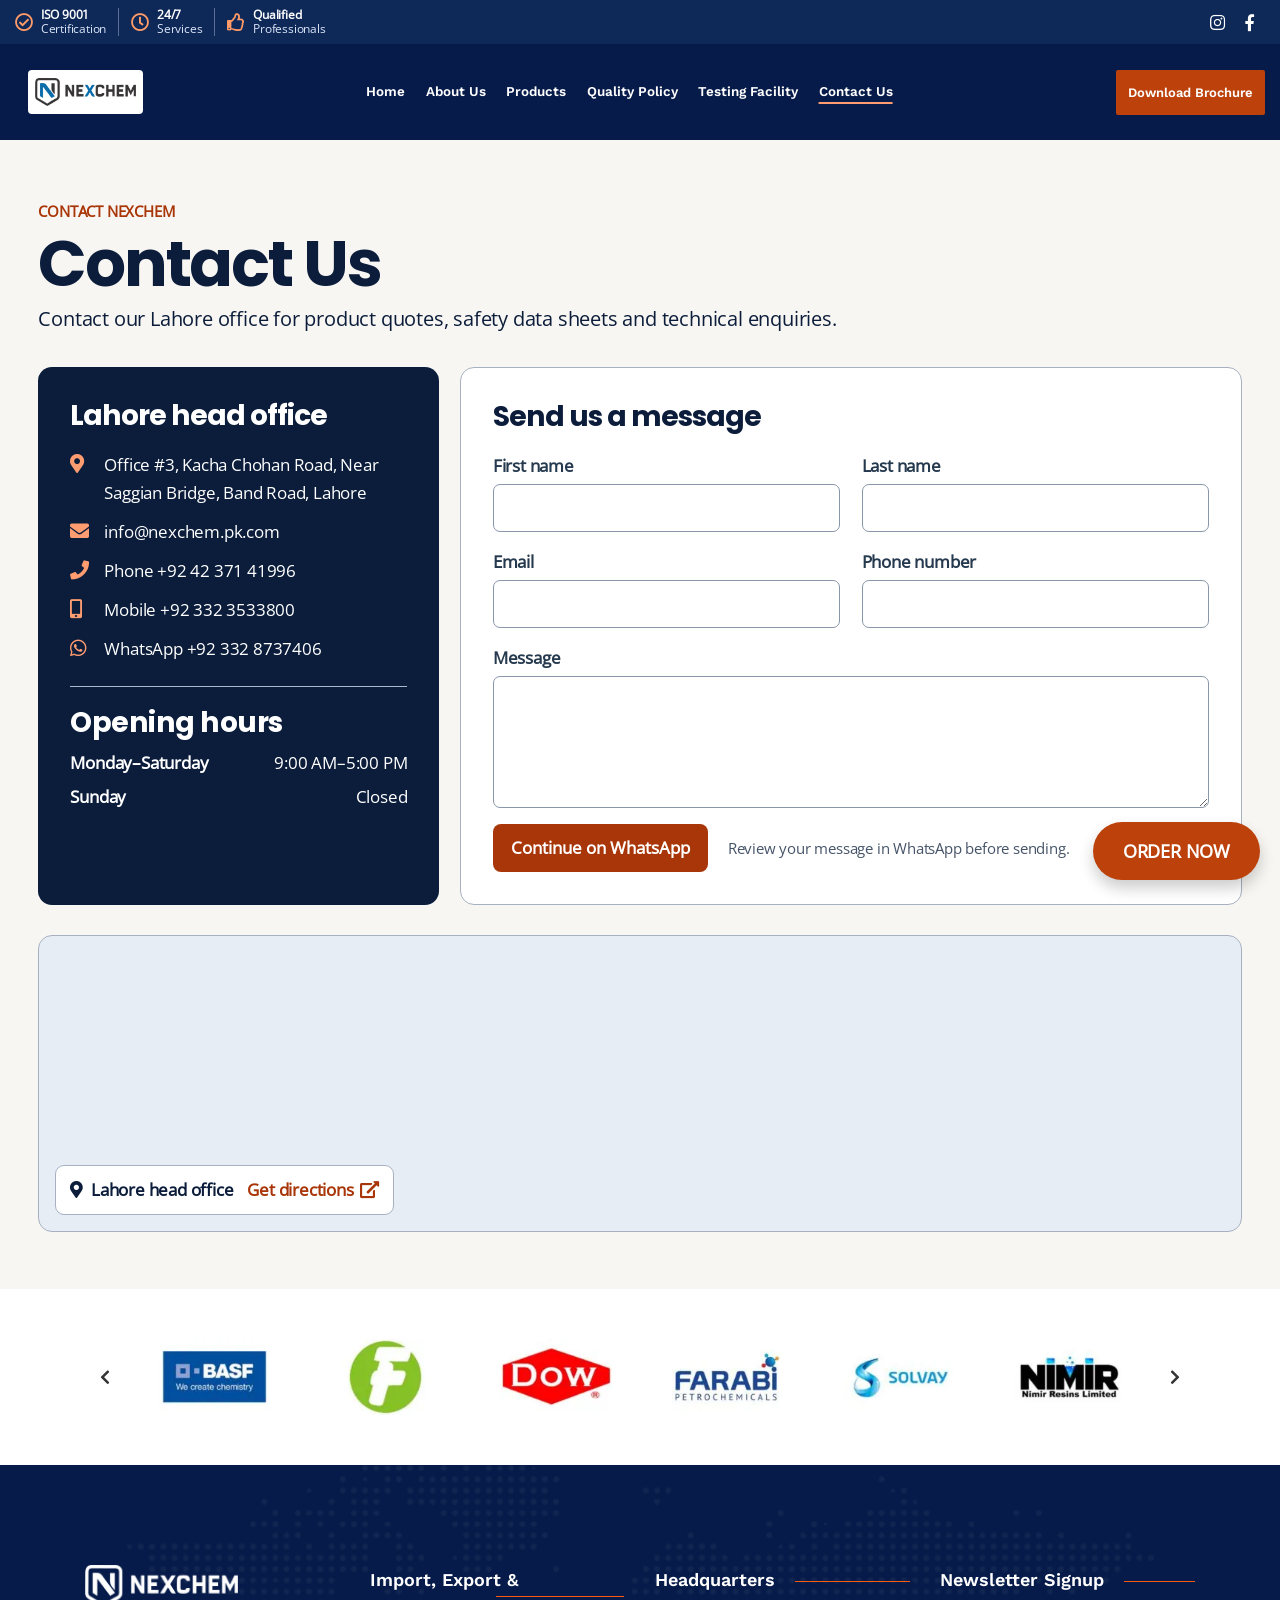
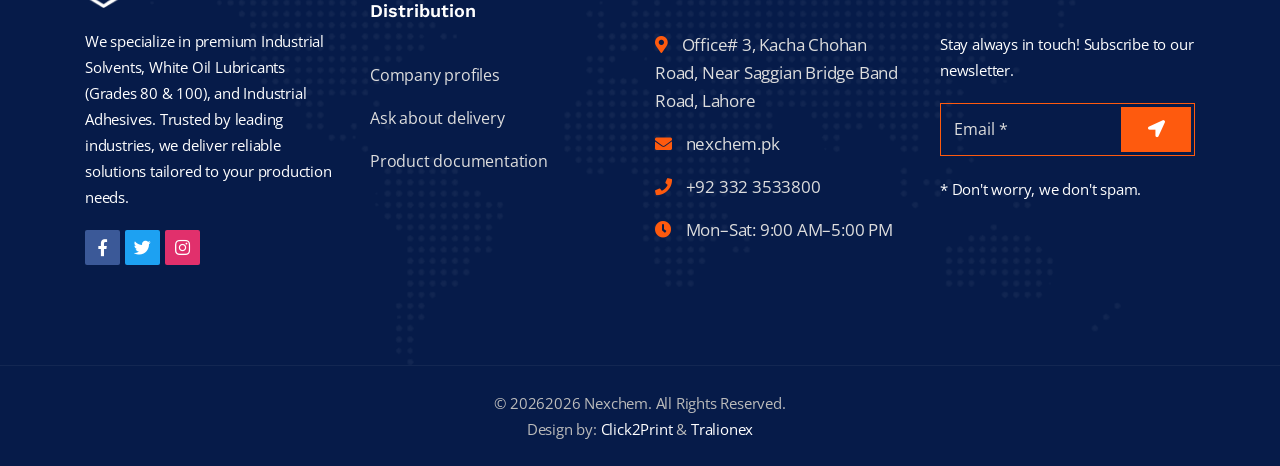
<file: contact.html>
<!doctype html>
<!--[if lt IE 7]>      <html class="no-js lt-ie9 lt-ie8 lt-ie7" lang=""> <![endif]-->
<!--[if IE 7]>         <html class="no-js lt-ie9 lt-ie8" lang=""> <![endif]-->
<!--[if IE 8]>         <html class="no-js lt-ie9" lang=""> <![endif]-->
<!--[if gt IE 8]><!-->
<html class="no-js" lang="en-PK">
<!--<![endif]-->

<head>
    <meta charset="utf-8">
    <meta name="viewport" content="width=device-width, initial-scale=1">

    <title>Contact Nexchem | Lahore Chemical Supply Enquiries</title>
    <meta name="description" content="Contact Nexchem’s Lahore head office for industrial chemical quotations, product documentation and technical enquiries. Find office hours and directions.">
    <link rel="canonical" href="https://nexchem.pk/contact.html">
    <meta property="og:type" content="website">
    <meta property="og:site_name" content="Nexchem">
    <meta property="og:locale" content="en_PK">
    <meta property="og:title" content="Contact Nexchem | Lahore Chemical Supply Enquiries">
    <meta property="og:description" content="Contact Nexchem’s Lahore head office for industrial chemical quotations, product documentation and technical enquiries. Find office hours and directions.">
    <meta property="og:url" content="https://nexchem.pk/contact.html">
    <meta property="og:image" content="https://nexchem.pk/assets/img/optimized/logo-dark-bf59f9b151.webp">
    <meta name="twitter:card" content="summary_large_image">
    <script type="application/ld+json">{"@context":"https://schema.org","@graph":[{"@type":"ContactPage","@id":"https://nexchem.pk/contact.html#webpage","url":"https://nexchem.pk/contact.html","name":"Contact Nexchem | Lahore Chemical Supply Enquiries","description":"Contact Nexchem’s Lahore head office for industrial chemical quotations, product documentation and technical enquiries. Find office hours and directions.","inLanguage":"en-PK","isPartOf":{"@id":"https://nexchem.pk/#website"},"publisher":{"@id":"https://nexchem.pk/#organization"}}]}</script>

    <link rel="shortcut icon" type="image/webp" href="assets/img/optimized/favicons-bdda827057.webp">

    <style data-performance-style="site">@charset "UTF-8";@font-face{font-family:Open Sans;font-style:normal;font-weight:400;font-display:swap;src:url(assets/fonts/open-sans-400-ab72051c10.woff2) format("woff2")}@font-face{font-family:Poppins;font-style:normal;font-weight:500;font-display:swap;src:url(assets/fonts/poppins-500-8fda909c68.woff2) format("woff2")}@font-face{font-family:Poppins;font-style:normal;font-weight:600;font-display:swap;src:url(assets/fonts/poppins-600-03b68c3df1.woff2) format("woff2")}@font-face{font-family:Poppins;font-style:normal;font-weight:700;font-display:swap;src:url(assets/fonts/poppins-700-1aca57cfa3.woff2) format("woff2")}@font-face{font-family:Work Sans;font-style:normal;font-weight:600;font-display:swap;src:url(assets/fonts/work-sans-600-06b3881103.woff2) format("woff2")}@font-face{font-family:"Font Awesome 5 Brands";font-style:normal;font-weight:400;font-display:swap;src:url(assets/fonts/fa-brands-400-subset-baee463d6b.woff2) format("woff2")}@font-face{font-family:"Font Awesome 5 Free";font-style:normal;font-weight:900;font-display:swap;src:url(assets/fonts/fa-solid-900-subset-7ed3237cf4.woff2) format("woff2")}@font-face{font-family:"Font Awesome 5 Free";font-style:normal;font-weight:400;font-display:swap;src:url(assets/fonts/fa-regular-400-subset-265923a7ad.woff2) format("woff2")}@font-face{font-family:dl-construction;font-style:normal;font-weight:400;font-display:swap;src:url(assets/fonts/dl-construction-subset-c28576bf7d.woff2) format("woff2")}.fa,.fab,.far,.fas{-moz-osx-font-smoothing:grayscale;-webkit-font-smoothing:antialiased;display:inline-block;font-style:normal;font-variant:normal;text-rendering:auto;line-height:1}.fa-angle-up:before{content:"\f106"}.fa-arrow-right:before{content:"\f061"}.fa-arrow-up:before{content:"\f062"}.fa-bullseye:before{content:"\f140"}.fa-check-circle:before{content:"\f058"}.fa-chevron-left:before{content:"\f053"}.fa-chevron-right:before{content:"\f054"}.fa-clock:before{content:"\f017"}.fa-cogs:before{content:"\f085"}.fa-database:before{content:"\f1c0"}.fa-envelope:before{content:"\f0e0"}.fa-external-link-alt:before{content:"\f35d"}.fa-facebook-f:before{content:"\f39e"}.fa-fax:before{content:"\f1ac"}.fa-file-alt:before{content:"\f15c"}.fa-flask:before{content:"\f0c3"}.fa-hand-point-right:before{content:"\f0a4"}.fa-headset:before{content:"\f590"}.fa-instagram:before{content:"\f16d"}.fa-layer-group:before{content:"\f5fd"}.fa-leaf:before{content:"\f06c"}.fa-lightbulb:before{content:"\f0eb"}.fa-link:before{content:"\f0c1"}.fa-location-arrow:before{content:"\f124"}.fa-map-marker-alt:before{content:"\f3c5"}.fa-mobile-alt:before{content:"\f3cd"}.fa-phone:before{content:"\f095"}.fa-pinterest:before{content:"\f0d2"}.fa-search:before{content:"\f002"}.fa-thumbs-up:before{content:"\f164"}.fa-truck:before{content:"\f0d1"}.fa-twitter:before{content:"\f099"}.fa-water:before{content:"\f773"}.fa-whatsapp:before{content:"\f232"}.sr-only{border:0;clip:rect(0,0,0,0);height:1px;margin:-1px;overflow:hidden;padding:0;position:absolute;width:1px}.fab{font-family:"Font Awesome 5 Brands"}.far{font-weight:400}.fa,.far,.fas{font-family:"Font Awesome 5 Free"}.fa,.fas{font-weight:900}.animated{-webkit-animation-duration:1s;animation-duration:1s;-webkit-animation-fill-mode:both;animation-fill-mode:both}.animated.infinite{-webkit-animation-iteration-count:infinite;animation-iteration-count:infinite}@-webkit-keyframes fadeIn{0%{opacity:0}to{opacity:1}}@keyframes fadeIn{0%{opacity:0}to{opacity:1}}.fadeIn{-webkit-animation-name:fadeIn;animation-name:fadeIn}@-webkit-keyframes fadeInDown{0%{opacity:0;-webkit-transform:translateY(-20px);transform:translateY(-20px)}to{opacity:1;-webkit-transform:translateY(0);transform:translateY(0)}}@keyframes fadeInDown{0%{opacity:0;-webkit-transform:translateY(-20px);-ms-transform:translateY(-20px);transform:translateY(-20px)}to{opacity:1;-webkit-transform:translateY(0);-ms-transform:translateY(0);transform:translateY(0)}}.fadeInDown{-webkit-animation-name:fadeInDown;animation-name:fadeInDown}@-webkit-keyframes fadeInLeft{0%{opacity:0;-webkit-transform:translateX(-20px);transform:translate(-20px)}to{opacity:1;-webkit-transform:translateX(0);transform:translate(0)}}@keyframes fadeInLeft{0%{opacity:0;-webkit-transform:translateX(-20px);-ms-transform:translateX(-20px);transform:translate(-20px)}to{opacity:1;-webkit-transform:translateX(0);-ms-transform:translateX(0);transform:translate(0)}}.fadeInLeft{-webkit-animation-name:fadeInLeft;animation-name:fadeInLeft}@-webkit-keyframes fadeInRight{0%{opacity:0;-webkit-transform:translateX(20px);transform:translate(20px)}to{opacity:1;-webkit-transform:translateX(0);transform:translate(0)}}@keyframes fadeInRight{0%{opacity:0;-webkit-transform:translateX(20px);-ms-transform:translateX(20px);transform:translate(20px)}to{opacity:1;-webkit-transform:translateX(0);-ms-transform:translateX(0);transform:translate(0)}}.fadeInRight{-webkit-animation-name:fadeInRight;animation-name:fadeInRight}@-webkit-keyframes fadeInUp{0%{opacity:0;-webkit-transform:translateY(10px);transform:translateY(10px)}to{opacity:1;-webkit-transform:translateY(0);transform:translateY(0)}}@keyframes fadeInUp{0%{opacity:0;-webkit-transform:translateY(10px);-ms-transform:translateY(10px);transform:translateY(10px)}to{opacity:1;-webkit-transform:translateY(0);-ms-transform:translateY(0);transform:translateY(0)}}.fadeInUp{-webkit-animation-name:fadeInUp;animation-name:fadeInUp}@-webkit-keyframes fadeOut{0%{opacity:1}to{opacity:0}}@keyframes fadeOut{0%{opacity:1}to{opacity:0}}.fadeOut{-webkit-animation-name:fadeOut;animation-name:fadeOut}:root{--blue:#007bff;--indigo:#6610f2;--purple:#6f42c1;--pink:#e83e8c;--red:#dc3545;--orange:#fd7e14;--yellow:#ffc107;--green:#28a745;--teal:#20c997;--cyan:#17a2b8;--white:#fff;--gray:#6c757d;--gray-dark:#343a40;--primary:#007bff;--secondary:#6c757d;--success:#28a745;--info:#17a2b8;--warning:#ffc107;--danger:#dc3545;--light:#f8f9fa;--dark:#343a40;--breakpoint-xs:0;--breakpoint-sm:576px;--breakpoint-md:768px;--breakpoint-lg:992px;--breakpoint-xl:1200px;--font-family-sans-serif:-apple-system,BlinkMacSystemFont,"Segoe UI",Roboto,"Helvetica Neue",Arial,"Noto Sans",sans-serif,"Apple Color Emoji","Segoe UI Emoji","Segoe UI Symbol","Noto Color Emoji";--font-family-monospace:SFMono-Regular,Menlo,Monaco,Consolas,"Liberation Mono","Courier New",monospace}*,:after,:before{box-sizing:border-box}html{font-family:sans-serif;line-height:1.15;-webkit-text-size-adjust:100%;-webkit-tap-highlight-color:transparent}article,figcaption,figure,footer,header,main,nav,section{display:block}body{margin:0;font-family:-apple-system,BlinkMacSystemFont,Segoe UI,Roboto,Helvetica Neue,Arial,Noto Sans,sans-serif,"Apple Color Emoji","Segoe UI Emoji",Segoe UI Symbol,"Noto Color Emoji";font-size:1rem;font-weight:400;line-height:1.5;color:#212529;text-align:left;background-color:#fff}[tabindex="-1"]:focus:not(:focus-visible){outline:0!important}h1,h2,h3,h4{margin-top:0;margin-bottom:.5rem}p{margin-top:0;margin-bottom:1rem}address{margin-bottom:1rem;font-style:normal;line-height:inherit}dl,ul{margin-top:0;margin-bottom:1rem}ul ul{margin-bottom:0}dt{font-weight:700}dd{margin-bottom:.5rem;margin-left:0}strong{font-weight:bolder}small{font-size:80%}a{color:#007bff;text-decoration:none;background-color:transparent}a:hover{color:#0056b3;text-decoration:underline}a:not([href]){color:inherit;text-decoration:none}a:not([href]):hover{color:inherit;text-decoration:none}figure{margin:0 0 1rem}img{vertical-align:middle;border-style:none}svg{overflow:hidden;vertical-align:middle}table{border-collapse:collapse}caption{padding-top:.75rem;padding-bottom:.75rem;color:#6c757d;text-align:left;caption-side:bottom}label{display:inline-block;margin-bottom:.5rem}button{border-radius:0}button:focus{outline:1px dotted;outline:5px auto -webkit-focus-ring-color}button,input,select,textarea{margin:0;font-family:inherit;font-size:inherit;line-height:inherit}button,input{overflow:visible}button,select{text-transform:none}select{word-wrap:normal}[type=button],[type=submit],button{-webkit-appearance:button}[type=button]:not(:disabled),[type=submit]:not(:disabled),button:not(:disabled){cursor:pointer}[type=button]::-moz-focus-inner,[type=submit]::-moz-focus-inner,button::-moz-focus-inner{padding:0;border-style:none}input[type=date],input[type=time]{-webkit-appearance:listbox}textarea{overflow:auto;resize:vertical}progress{vertical-align:baseline}[type=number]::-webkit-inner-spin-button,[type=number]::-webkit-outer-spin-button{height:auto}[type=search]{outline-offset:-2px;-webkit-appearance:none}[type=search]::-webkit-search-decoration{-webkit-appearance:none}::-webkit-file-upload-button{font:inherit;-webkit-appearance:button}output{display:inline-block}summary{display:list-item;cursor:pointer}[hidden]{display:none!important}.h1,.h2,.h3,.h4,h1,h2,h3,h4{margin-bottom:.5rem;font-weight:500;line-height:1.2}.h1,h1{font-size:2.5rem}.h2,h2{font-size:2rem}.h3,h3{font-size:1.75rem}.h4,h4{font-size:1.5rem}.lead{font-size:1.25rem;font-weight:300}.small,small{font-size:80%;font-weight:400}.list-unstyled{padding-left:0;list-style:none}.figure{display:inline-block}.container{width:100%;padding-right:15px;padding-left:15px;margin-right:auto;margin-left:auto}@media(min-width:576px){.container{max-width:540px}}@media(min-width:768px){.container{max-width:720px}}@media(min-width:992px){.container{max-width:960px}}@media(min-width:1200px){.container{max-width:1140px}}@media(min-width:576px){.container{max-width:540px}}@media(min-width:768px){.container{max-width:720px}}@media(min-width:992px){.container{max-width:960px}}@media(min-width:1200px){.container{max-width:1140px}}.row{display:-ms-flexbox;display:flex;-ms-flex-wrap:wrap;flex-wrap:wrap;margin-right:-15px;margin-left:-15px}.col-lg-3,.col-lg-4,.col-lg-5,.col-lg-6,.col-lg-7,.col-md-5,.col-md-6,.col-sm-6{position:relative;width:100%;padding-right:15px;padding-left:15px}@media(min-width:576px){.col-sm-6{-ms-flex:0 0 50%;flex:0 0 50%;max-width:50%}}@media(min-width:768px){.col-md-5{-ms-flex:0 0 41.666667%;flex:0 0 41.666667%;max-width:41.666667%}.col-md-6{-ms-flex:0 0 50%;flex:0 0 50%;max-width:50%}}@media(min-width:992px){.col-lg-3{-ms-flex:0 0 25%;flex:0 0 25%;max-width:25%}.col-lg-4{-ms-flex:0 0 33.333333%;flex:0 0 33.333333%;max-width:33.333333%}.col-lg-5{-ms-flex:0 0 41.666667%;flex:0 0 41.666667%;max-width:41.666667%}.col-lg-6{-ms-flex:0 0 50%;flex:0 0 50%;max-width:50%}.col-lg-7{-ms-flex:0 0 58.333333%;flex:0 0 58.333333%;max-width:58.333333%}}.table{width:100%;margin-bottom:1rem;color:#212529}.form-control{display:block;width:100%;height:calc(1.5em + .75rem + 2px);padding:.375rem .75rem;font-size:1rem;font-weight:400;line-height:1.5;color:#495057;background-color:#fff;background-clip:padding-box;border:1px solid #ced4da;border-radius:.25rem;transition:border-color .15s ease-in-out,box-shadow .15s ease-in-out}@media(prefers-reduced-motion:reduce){.form-control{transition:none}}.form-control::-ms-expand{background-color:transparent;border:0}.form-control:-moz-focusring{color:transparent;text-shadow:0 0 0 #495057}.form-control:focus{color:#495057;background-color:#fff;border-color:#80bdff;outline:0;box-shadow:0 0 0 .2rem #007bff40}.form-control::-webkit-input-placeholder{color:#6c757d;opacity:1}.form-control::-moz-placeholder{color:#6c757d;opacity:1}.form-control:-ms-input-placeholder{color:#6c757d;opacity:1}.form-control::-ms-input-placeholder{color:#6c757d;opacity:1}.form-control::placeholder{color:#6c757d;opacity:1}.form-control:disabled{background-color:#e9ecef;opacity:1}select.form-control:focus::-ms-value{color:#495057;background-color:#fff}select.form-control[size],textarea.form-control{height:auto}.btn{display:inline-block;font-weight:400;color:#212529;text-align:center;vertical-align:middle;cursor:pointer;-webkit-user-select:none;-moz-user-select:none;-ms-user-select:none;user-select:none;background-color:transparent;border:1px solid transparent;padding:.375rem .75rem;font-size:1rem;line-height:1.5;border-radius:.25rem;transition:color .15s ease-in-out,background-color .15s ease-in-out,border-color .15s ease-in-out,box-shadow .15s ease-in-out}@media(prefers-reduced-motion:reduce){.btn{transition:none}}.btn:hover{color:#212529;text-decoration:none}.btn.focus,.btn:focus{outline:0;box-shadow:0 0 0 .2rem #007bff40}.btn.disabled,.btn:disabled{opacity:.65}a.btn.disabled{pointer-events:none}.btn-link{font-weight:400;color:#007bff;text-decoration:none}.btn-link:hover{color:#0056b3;text-decoration:underline}.btn-link.focus,.btn-link:focus{text-decoration:underline;box-shadow:none}.btn-link.disabled,.btn-link:disabled{color:#6c757d;pointer-events:none}.fade{transition:opacity .15s linear}@media(prefers-reduced-motion:reduce){.fade{transition:none}}.fade:not(.show){opacity:0}.collapse:not(.show){display:none}.collapsing{position:relative;height:0;overflow:hidden;transition:height .35s ease}@media(prefers-reduced-motion:reduce){.collapsing{transition:none}}.dropdown-toggle{white-space:nowrap}.dropdown-toggle:after{display:inline-block;margin-left:.255em;vertical-align:.255em;content:"";border-top:.3em solid;border-right:.3em solid transparent;border-bottom:0;border-left:.3em solid transparent}.dropdown-toggle:empty:after{margin-left:0}.dropdown-menu{position:absolute;top:100%;left:0;z-index:1000;display:none;float:left;min-width:10rem;padding:.5rem 0;margin:.125rem 0 0;font-size:1rem;color:#212529;text-align:left;list-style:none;background-color:#fff;background-clip:padding-box;border:1px solid rgba(0,0,0,.15);border-radius:.25rem}.dropdown-menu-left{right:auto;left:0}.dropdown-menu-right{right:0;left:auto}@media(min-width:576px){.dropdown-menu-sm-left{right:auto;left:0}.dropdown-menu-sm-right{right:0;left:auto}}@media(min-width:768px){.dropdown-menu-md-left{right:auto;left:0}.dropdown-menu-md-right{right:0;left:auto}}@media(min-width:992px){.dropdown-menu-lg-left{right:auto;left:0}.dropdown-menu-lg-right{right:0;left:auto}}@media(min-width:1200px){.dropdown-menu-xl-left{right:auto;left:0}.dropdown-menu-xl-right{right:0;left:auto}}.dropdown-divider{height:0;margin:.5rem 0;overflow:hidden;border-top:1px solid #e9ecef}.dropdown-item{display:block;width:100%;padding:.25rem 1.5rem;clear:both;font-weight:400;color:#212529;text-align:inherit;white-space:nowrap;background-color:transparent;border:0}.dropdown-item:focus,.dropdown-item:hover{color:#16181b;text-decoration:none;background-color:#f8f9fa}.dropdown-item.active,.dropdown-item:active{color:#fff;text-decoration:none;background-color:#007bff}.dropdown-item.disabled,.dropdown-item:disabled{color:#6c757d;pointer-events:none;background-color:transparent}.dropdown-menu.show{display:block}.dropdown-header{display:block;padding:.5rem 1.5rem;margin-bottom:0;font-size:.875rem;color:#6c757d;white-space:nowrap}.dropdown-item-text{display:block;padding:.25rem 1.5rem;color:#212529}.dropdown-toggle-split{padding-right:.5625rem;padding-left:.5625rem}.dropdown-toggle-split:after{margin-left:0}.nav{display:-ms-flexbox;display:flex;-ms-flex-wrap:wrap;flex-wrap:wrap;padding-left:0;margin-bottom:0;list-style:none}.card{position:relative;display:-ms-flexbox;display:flex;-ms-flex-direction:column;flex-direction:column;min-width:0;word-wrap:break-word;background-color:#fff;background-clip:border-box;border:1px solid rgba(0,0,0,.125);border-radius:.25rem}.card-body{-ms-flex:1 1 auto;flex:1 1 auto;min-height:1px;padding:1.25rem}.card-header{padding:.75rem 1.25rem;margin-bottom:0;background-color:#00000008;border-bottom:1px solid rgba(0,0,0,.125)}.card-header:first-child{border-radius:calc(.25rem - 1px) calc(.25rem - 1px) 0 0}.accordion>.card{overflow:hidden}.accordion>.card:not(:last-of-type){border-bottom:0;border-bottom-right-radius:0;border-bottom-left-radius:0}.accordion>.card:not(:first-of-type){border-top-left-radius:0;border-top-right-radius:0}.accordion>.card>.card-header{border-radius:0;margin-bottom:-1px}.badge{display:inline-block;padding:.25em .4em;font-size:75%;font-weight:700;line-height:1;text-align:center;white-space:nowrap;vertical-align:baseline;border-radius:.25rem;transition:color .15s ease-in-out,background-color .15s ease-in-out,border-color .15s ease-in-out,box-shadow .15s ease-in-out}@media(prefers-reduced-motion:reduce){.badge{transition:none}}a.badge:focus,a.badge:hover{text-decoration:none}.badge:empty{display:none}.btn .badge{position:relative;top:-1px}.progress{display:-ms-flexbox;display:flex;height:1rem;overflow:hidden;font-size:.75rem;background-color:#e9ecef;border-radius:.25rem}.media{display:-ms-flexbox;display:flex;-ms-flex-align:start;align-items:flex-start}.close{float:right;font-size:1.5rem;font-weight:700;line-height:1;color:#000;text-shadow:0 1px 0 #fff;opacity:.5}.close:hover{color:#000;text-decoration:none}.close:not(:disabled):not(.disabled):focus,.close:not(:disabled):not(.disabled):hover{opacity:.75}button.close{padding:0;background-color:transparent;border:0;-webkit-appearance:none;-moz-appearance:none;appearance:none}a.close.disabled{pointer-events:none}.carousel{position:relative}.bg-light{background-color:#f8f9fa!important}a.bg-light:focus,a.bg-light:hover,button.bg-light:focus,button.bg-light:hover{background-color:#dae0e5!important}.bg-dark{background-color:#343a40!important}a.bg-dark:focus,a.bg-dark:hover,button.bg-dark:focus,button.bg-dark:hover{background-color:#1d2124!important}.border{border:1px solid #dee2e6!important}.border-top{border-top:1px solid #dee2e6!important}.border-right{border-right:1px solid #dee2e6!important}.border-bottom{border-bottom:1px solid #dee2e6!important}.border-left{border-left:1px solid #dee2e6!important}.rounded{border-radius:.25rem!important}.clearfix:after{display:block;clear:both;content:""}.d-flex{display:-ms-flexbox!important;display:flex!important}.flex-wrap{-ms-flex-wrap:wrap!important;flex-wrap:wrap!important}.justify-content-center{-ms-flex-pack:center!important;justify-content:center!important}.align-items-center{-ms-flex-align:center!important;align-items:center!important}.sr-only{position:absolute;width:1px;height:1px;padding:0;margin:-1px;overflow:hidden;clip:rect(0,0,0,0);white-space:nowrap;border:0}.shadow-sm{box-shadow:0 .125rem .25rem #00000013!important}.mb-0{margin-bottom:0!important}.mb-3{margin-bottom:1rem!important}.mb-4{margin-bottom:1.5rem!important}.p-4{padding:1.5rem!important}.py-4{padding-top:1.5rem!important}.py-4{padding-bottom:1.5rem!important}.py-5{padding-top:3rem!important}.py-5{padding-bottom:3rem!important}.text-wrap{white-space:normal!important}.text-left{text-align:left!important}.text-center{text-align:center!important}.text-white{color:#fff!important}.text-primary{color:#007bff!important}a.text-primary:focus,a.text-primary:hover{color:#0056b3!important}.text-muted{color:#6c757d!important}.visible{visibility:visible!important}@media print{*,:after,:before{text-shadow:none!important;box-shadow:none!important}a:not(.btn){text-decoration:underline}img{page-break-inside:avoid}h2,h3,p{orphans:3;widows:3}h2,h3{page-break-after:avoid}@page{size:a3}body,.container{min-width:992px!important}.badge{border:1px solid #000}.table{border-collapse:collapse!important}}.dl{font-family:dl-construction!important;speak:none;font-style:normal;font-weight:400;font-variant:normal;text-transform:none;-webkit-font-smoothing:antialiased;-moz-osx-font-smoothing:grayscale}.dl-d-printer-2:before{content:"\e901"}.dl-conveyor-6:before{content:"\e90b"}.dl-factory-1:before{content:"\e90e"}.dl-factory-3:before{content:"\e910"}.dl-factory-4:before{content:"\e911"}.dl-industrial-robot-9:before{content:"\e922"}.dl-industrial-robot-18:before{content:"\e92b"}.dl-loader:before{content:"\e931"}.dl-meter-2:before{content:"\e935"}.dl-refinery:before{content:"\e939"}.dl-stock:before{content:"\e93b"}.dl-welder-1:before{content:"\e949"}.slick-slider{position:relative;display:block;box-sizing:border-box;-webkit-user-select:none;-moz-user-select:none;-ms-user-select:none;user-select:none;-webkit-touch-callout:none;-khtml-user-select:none;-ms-touch-action:pan-y;touch-action:pan-y;-webkit-tap-highlight-color:transparent}.slick-list{position:relative;display:block;overflow:hidden;margin:0;padding:0}.slick-list:focus{outline:0}.slick-slider .slick-list,.slick-slider .slick-track{-webkit-transform:translate3d(0,0,0);-moz-transform:translate3d(0,0,0);-ms-transform:translate3d(0,0,0);-o-transform:translate3d(0,0,0);transform:translateZ(0)}.slick-track{position:relative;top:0;left:0;display:block;margin-left:auto;margin-right:auto}.slick-track:after,.slick-track:before{display:table;content:""}.slick-track:after{clear:both}.slick-loading .slick-track{visibility:hidden}.slick-slide{display:none;float:left;height:100%;min-height:1px}.slick-slide img{display:block}.slick-slide.slick-loading img{display:none}.slick-initialized .slick-slide{display:block}.slick-loading .slick-slide{visibility:hidden}.slick-vertical .slick-slide{display:block;height:auto;border:1px solid transparent}.slick-arrow.slick-hidden{display:none}.odometer.odometer-auto-theme,.odometer.odometer-theme-default,.odometer.odometer-auto-theme .odometer-digit,.odometer.odometer-theme-default .odometer-digit{display:inline-block;vertical-align:middle;*vertical-align:auto;*zoom:1;*display:inline;position:relative}.odometer.odometer-auto-theme .odometer-digit .odometer-digit-spacer,.odometer.odometer-theme-default .odometer-digit .odometer-digit-spacer{display:inline-block;vertical-align:middle;*vertical-align:auto;*zoom:1;*display:inline;visibility:hidden}.odometer.odometer-auto-theme .odometer-digit .odometer-digit-inner,.odometer.odometer-theme-default .odometer-digit .odometer-digit-inner{text-align:left;display:block;position:absolute;inset:0;overflow:hidden}.odometer.odometer-auto-theme .odometer-digit .odometer-ribbon,.odometer.odometer-theme-default .odometer-digit .odometer-ribbon{display:block}.odometer.odometer-auto-theme .odometer-digit .odometer-ribbon-inner,.odometer.odometer-theme-default .odometer-digit .odometer-ribbon-inner{display:block;-webkit-backface-visibility:hidden}.odometer.odometer-auto-theme .odometer-digit .odometer-value,.odometer.odometer-theme-default .odometer-digit .odometer-value{display:block;-webkit-transform:translateZ(0)}.odometer.odometer-auto-theme .odometer-digit .odometer-value.odometer-last-value,.odometer.odometer-theme-default .odometer-digit .odometer-value.odometer-last-value{position:absolute}.odometer.odometer-auto-theme.odometer-animating-up .odometer-ribbon-inner,.odometer.odometer-theme-default.odometer-animating-up .odometer-ribbon-inner{-webkit-transition:-webkit-transform 2s;-moz-transition:-moz-transform 2s;-ms-transition:-ms-transform 2s;-o-transition:-o-transform 2s;transition:transform 2s}.odometer.odometer-auto-theme.odometer-animating-up.odometer-animating .odometer-ribbon-inner,.odometer.odometer-theme-default.odometer-animating-up.odometer-animating .odometer-ribbon-inner,.odometer.odometer-auto-theme.odometer-animating-down .odometer-ribbon-inner,.odometer.odometer-theme-default.odometer-animating-down .odometer-ribbon-inner{-webkit-transform:translateY(-100%);-moz-transform:translateY(-100%);-ms-transform:translateY(-100%);-o-transform:translateY(-100%);transform:translateY(-100%)}.odometer.odometer-auto-theme.odometer-animating-down.odometer-animating .odometer-ribbon-inner,.odometer.odometer-theme-default.odometer-animating-down.odometer-animating .odometer-ribbon-inner{-webkit-transition:-webkit-transform 2s;-moz-transition:-moz-transform 2s;-ms-transition:-ms-transform 2s;-o-transition:-o-transform 2s;transition:transform 2s;-webkit-transform:translateY(0);-moz-transform:translateY(0);-ms-transform:translateY(0);-o-transform:translateY(0);transform:translateY(0)}.odometer.odometer-auto-theme,.odometer.odometer-theme-default{font-family:Helvetica Neue,sans-serif;line-height:1.1em}.odometer.odometer-auto-theme .odometer-value,.odometer.odometer-theme-default .odometer-value{text-align:center}.slider-content-wrap{min-height:clamp(400px,62vh,580px);padding-block:56px}.dl-slider .overlay{background-color:#00000085;width:100%;height:100%;position:absolute;left:0;top:0;z-index:-1}.dl-slider .bg-img{display:block;background-repeat:no-repeat;-webkit-background-size:cover;background-size:cover;background-position:center center;width:100%;height:100%;position:absolute;left:0;top:0;overflow:hidden;z-index:-1}.dl-slider .dl-caption{color:#fff;font-family:Poppins,sans-serif}.dl-slider .dl-caption .inner-layer{display:inline-block;overflow:hidden}.dl-slider .dl-caption.medium{font-size:15px;font-family:Poppins,sans-serif;line-height:26px;font-weight:500;color:#fffc;letter-spacing:0;text-transform:capitalize;visibility:inherit;transition:none 0s ease 0s;text-align:inherit;border-width:0px;margin:0 0 20px;padding:0;min-height:0px;min-width:0px;max-height:none;max-width:none;opacity:1}.dl-slider .dl-caption.big{font-size:56px;line-height:66px;font-weight:600;color:#fff;letter-spacing:-1px}.dl-slider .slider-content{position:relative}.dl-slider .dl-caption.small{font-family:Source Sans Pro,sans-serif;font-size:16px;font-weight:400;letter-spacing:-.2px;line-height:26px;color:#fff;margin-top:5px}.dl-slider .dl-btn-group{margin-top:25px;overflow:hidden}.dl-slider .default-btn{display:inline-block;background:#bc410b;color:#fff;font-family:Work Sans,sans-serif;font-size:15px;font-weight:600;text-transform:capitalize;height:45px;line-height:45px;padding:0 35px;letter-spacing:0;border-radius:2px;overflow:hidden;position:relative;transition:all ease .7s;-moz-transition:all ease .7s;-webkit-transition:all ease .7s;-ms-transition:all ease .7s;-o-transition:all ease .7s;z-index:1}.dl-slider .default-btn:hover{color:#fff}.dl-slider .default-btn span{background:#061b49 none repeat scroll 0 0;border-radius:50%;display:block;height:0;position:absolute;transform:translate(-50%,-50%);-moz-transform:translate(-50%,-50%);-webkit-transform:translate(-50%,-50%);-ms-transform:translate(-50%,-50%);-o-transform:translate(-50%,-50%);transition:width .6s ease 0s,height .6s ease 0s;-moz-transition:width .6s ease 0s,height .6s ease 0s;-webkit-transition:width .6s ease 0s,height .6s ease 0s;-ms-transition:width .6s ease 0s,height .6s ease 0s;-o-transition:width .6s ease 0s,height .6s ease 0s;width:0;z-index:-1}.dl-slider .default-btn:hover span{height:562.5px;width:562.5px}@media only screen and (max-width:992px){.slider-content-wrap{min-height:400px}.dl-slider .dl-caption.medium{font-size:12px}.dl-slider .dl-caption.big{font-size:28px;line-height:30px;letter-spacing:-1px}.dl-slider .dl-caption.small{font-size:12px;line-height:20px}.dl-slider .dl-btn-group{margin-top:10px}}@media only screen and (max-width:520px){.dl-slider .dl-caption.big{font-size:24px;letter-spacing:-.5px}.dl-slider .dl-caption.small br{display:none}}.dl-slider .slick-dots{width:100%;height:auto;text-align:center;position:absolute;left:0;bottom:20px;margin:0;list-style:none}.dl-slider .slick-dots li{display:inline-block;margin:0 6px}.dl-slider .slick-dots li button{background-color:#ffffffb3;width:8px;height:8px;border-radius:50%;overflow:hidden;text-indent:-99999px;padding:0;transition:all .3s ease-in-out;cursor:pointer}.dl-slider .slick-dots li button:focus-visible{outline:2px solid #fff;outline-offset:3px}.dl-slider .slick-dots li.slick-active button{background-color:#fe5a0e;transition:all .3s ease-in-out}.dl-slider .slick-arrow{background-color:#0006;color:#ddd;font-size:14px;width:45px;height:45px;line-height:45px;border-radius:50%;position:absolute;left:0;top:50%;transform:translateY(-50%);text-align:center;z-index:1;cursor:pointer;transition:all .3s ease-in-out}.dl-slider .slick-arrow.slick-next{left:auto;right:0}@media(max-width:1199px){.dl-slider .slick-arrow{top:auto;bottom:10px;left:15px;transform:none}.dl-slider .slick-arrow.slick-next{left:auto;right:15px}}.dl-slider .slick-arrow:hover{background-color:#000c;color:#fff;transition:all .3s ease-in-out}*{padding:0;margin:0}body{background-color:#fff;font-family:Open Sans,sans-serif;font-size:17px;line-height:28px;color:#536d7a;font-weight:400;letter-spacing:-.2px;position:relative;overflow-x:hidden}h1,h2,h3,h4{font-family:Poppins,sans-serif;-webkit-font-smoothing:antialiased;color:#263a4f}h1{font-size:45px;font-weight:400;line-height:55px;margin:0 0 10px;color:#263a4f}h2{font-size:32px;line-height:42px;color:#263a4f;margin:0 0 10px;font-weight:600;letter-spacing:-1px}h3,h4{margin:0 0 10px;font-weight:400;line-height:1.7;color:#263a4f;letter-spacing:-.5px}h3{font-size:20px}h4{font-size:16px}img{height:auto;border:none;outline:none;max-width:100%}ul{display:block;list-style:none;padding:0;margin:0}p{font-size:15px;line-height:26px;margin-bottom:15px}a,a:hover{text-decoration:none}a:focus{outline:0;text-decoration:none}input::-webkit-input-placeholder,textarea::-webkit-input-placeholder{color:#ddd!important}input:-moz-placeholder,textarea:-moz-placeholder{color:#ddd!important}input::-moz-placeholder,textarea::-moz-placeholder{color:#ddd!important}input:-ms-input-placeholder,textarea:-ms-input-placeholder{color:#ddd!important}button{border:none;background:none}::-webkit-scrollbar{width:8px;height:8px}::-webkit-scrollbar-thumb{cursor:pointer;background:#fe5a0e}::selection{background-color:#fe5a0e;color:#fff}::-moz-selection{background-color:#fe5a0e;color:#fff}.padding{padding:100px 0}.bg-grey{background-color:#f9f9f9}.bg-dark{background-color:#061b49!important}.bd-bottom{border-bottom:2px solid #eeeeee}.bd-right{border-right:2px solid #eeeeee}.mb-20{margin-bottom:20px}.mb-40{margin-bottom:40px}.mb-50{margin-bottom:50px}.mt-20{margin-top:20px}.mt-50{margin-top:50px}.loaded .site-preloader-wrap{opacity:0;visibility:hidden}.site-preloader-wrap{display:none;position:fixed;z-index:999;height:100%;width:100%;background:#fff;top:0;left:0}.site-preloader-wrap .spinner{background-color:#fe5a0e;position:absolute;left:50%;top:50%;margin-left:-20px;margin-top:-20px}.spinner{width:40px;height:40px;border-radius:100%;-webkit-animation:sk-scaleout 1s infinite ease-in-out;animation:sk-scaleout 1s infinite ease-in-out}@-webkit-keyframes sk-scaleout{0%{-webkit-transform:scale(0)}to{-webkit-transform:scale(1);opacity:0}}@keyframes sk-scaleout{0%{-webkit-transform:scale(0);transform:scale(0)}to{-webkit-transform:scale(1);transform:scale(1);opacity:0}}.default-btn{display:inline-block;background:#bc410b;color:#fff;font-family:Work Sans,sans-serif;font-size:15px;font-weight:600;text-transform:capitalize;height:45px;line-height:45px;padding:0 35px;letter-spacing:0;border-radius:2px;overflow:hidden;position:relative;transition:all ease .7s;-moz-transition:all ease .7s;-webkit-transition:all ease .7s;-ms-transition:all ease .7s;-o-transition:all ease .7s;z-index:1}.default-btn:hover{color:#fff}.default-btn span{background:#061b49 none repeat scroll 0 0;border-radius:50%;display:block;height:0;position:absolute;transform:translate(-50%,-50%);-moz-transform:translate(-50%,-50%);-webkit-transform:translate(-50%,-50%);-ms-transform:translate(-50%,-50%);-o-transform:translate(-50%,-50%);transition:width .6s ease 0s,height .6s ease 0s;-moz-transition:width .6s ease 0s,height .6s ease 0s;-webkit-transition:width .6s ease 0s,height .6s ease 0s;-ms-transition:width .6s ease 0s,height .6s ease 0s;-o-transition:width .6s ease 0s,height .6s ease 0s;width:0;z-index:-1}.default-btn:hover span{height:562.5px;width:562.5px}.section-heading h2{font-family:"Poppins",Sans-serif;font-size:42px;font-weight:600;line-height:48px;letter-spacing:-1px;text-transform:capitalize;color:#263a4f;margin:0 0 20px}.section-heading .sub-heading,.section-heading h4{font-family:"Poppins",Sans-serif;font-size:15px;font-weight:600;text-transform:capitalize;letter-spacing:0px;color:#ad3d0c;margin:0 0 15px}.slick-initialized .slick-slide{height:auto}.slick-slide:focus{outline:none}.nav-style .slick-arrow{width:40px;height:40px;line-height:40px;font-size:16px;color:#333;text-align:center;position:absolute;left:-40px;top:50%;transform:translateY(-50%);cursor:pointer;z-index:10}.nav-style .slick-arrow.right{left:auto;right:-40px}@media(max-width:1199px){.nav-style .slick-arrow{left:0}.nav-style .slick-arrow.right{left:auto;right:0}}a,a:hover,img,.form-control,.form-control:hover,button{-webkit-transition:all .5s;-o-transition:all .5s;transition:all .5s}#scrollup{width:45px;height:45px;position:fixed;bottom:30px;right:30px;overflow:hidden;z-index:999}.scroll-to-top{width:100%;height:100%;text-align:center;background-color:#fe5a0e;font-size:10px;padding:0;line-height:40px;color:#fff;border-radius:50%;text-decoration:none;transform:translateY(150%);transition:all .3s ease-in-out}#scrollup.show{opacity:1}#scrollup.show .scroll-to-top{transform:translateY(0);transition:all .3s ease-in-out}.scroll-to-top:hover{color:#fff;text-decoration:none;opacity:.8;transition:all .3s ease-in-out}.scroll-to-top:focus{outline:none}.header{background-color:#fff;width:100%;height:auto;display:block}.header ul{margin:0;padding:0;list-style:none}.mobile-menu-icon{display:none}.burger-menu{width:20px;height:17px;display:flex;flex-direction:column;justify-content:space-between;cursor:pointer;-webkit-transition:transform .33s ease-out;-moz-transition:transform .33s ease-out;-o-transition:transform .33s ease-out;transition:transform .33s ease-out}.burger-menu.menu-open{-webkit-transform:rotate(-45deg);-moz-transform:rotate(-45deg);-o-transform:rotate(-45deg);transform:rotate(-45deg)}.line-menu{background-color:#222;border-radius:2px;width:100%;height:3px}.line-menu.line-half{width:50%}.line-menu.first-line{transition:transform .33s cubic-bezier(.54,-.81,.57,.57);transform-origin:right}.menu-open .line-menu.first-line{-webkit-transform:rotate(-90deg) translateX(3px);-moz-transform:rotate(-90deg) translateX(3px);-o-transform:rotate(-90deg) translateX(3px);transform:rotate(-90deg) translate(3px)}.line-menu.last-line{align-self:flex-end;transition:transform .33s cubic-bezier(.54,-.81,.57,.57);transform-origin:left}.menu-open .line-menu.last-line{-webkit-transform:rotate(-90deg) translateX(-3px);-moz-transform:rotate(-90deg) translateX(-3px);-o-transform:rotate(-90deg) translateX(-3px);transform:rotate(-90deg) translate(-3px)}.header-menu-wrap ul{margin:0;padding:0;list-style:none}.header-menu-wrap ul li{display:inline-block;position:relative}.header-menu-wrap ul li>a{font-family:Work Sans,sans-serif;display:block;font-size:16px;letter-spacing:0;text-transform:capitalize;font-weight:600;color:#061b49;padding:0 15px;height:80px;line-height:80px;text-decoration:none;-webkit-font-smoothing:antialiased}.header-menu-wrap ul li:hover>a{color:#fe5a0e}.header-menu-wrap li ul{background-color:#fff;display:block;width:250px;padding:30px 0;-webkit-box-shadow:0px 50px 100px 0px rgba(64,1,4,.1),0px -6px 0px 0px rgba(248,99,107,.004);box-shadow:0 50px 100px #4001041a,0 -6px #f8636b01;position:absolute;left:-35px;top:100%;opacity:0;visibility:hidden;z-index:0;-webkit-transition:opacity .5s ease,visibility .5s ease;-o-transition:opacity .5s ease,visibility .5s ease;transition:opacity .5s ease,visibility .5s ease}.header-menu-wrap li:hover>ul{opacity:1;visibility:visible;z-index:99}.header-menu-wrap li li{display:block;padding:0 35px;margin-bottom:5px;text-align:left;position:relative}.header-menu-wrap li li:last-child{margin:0}.header-menu-wrap li li>a{font-family:Open Sans,sans-serif;display:block;height:auto;line-height:inherit;color:#061b49;font-weight:400;letter-spacing:0;line-height:1.8;text-transform:capitalize;padding:1px 7px;font-size:14px;-webkit-font-smoothing:antialiased}.header-menu-wrap li li:hover>a{color:#fe5a0e;background-color:#f9f9f9}.header-menu-wrap li ul li ul{width:250px;position:absolute;left:100%;top:0}@media(min-width:993px){.header-menu-wrap li ul{display:block!important}}@media(max-width:992px){#page.site{margin-top:0!important}.dropdown-plus{width:49px;height:49px;line-height:49px;position:absolute;top:0;right:0;cursor:pointer}.dropdown-plus:before,.dropdown-plus:after{position:absolute;content:"";top:21px;right:10px;width:13px;height:1px;background-color:#222}.dropdown-plus:after{-webkit-transform:rotate(90deg);-moz-transform:rotate(90deg);-o-transform:rotate(90deg);transform:rotate(90deg)}.dropdown-plus.dropdown-open:after{display:none}.mobile-menu-icon{display:block}.header-menu-wrap{display:none;background-color:#fff;width:100%;height:auto;padding:0 20px;position:absolute;left:0;top:100%;z-index:999}.header-menu-wrap ul li{display:block;border-bottom:1px solid rgba(0,0,0,.04);padding:11px 0;margin:0}.header-menu-wrap ul li:first-child{border-top:1px solid rgba(0,0,0,.04)}.header-menu-wrap ul li>a{padding:10px 15px;height:inherit;line-height:inherit}.header-menu-wrap li li:hover>a{background-color:transparent}.header-menu-wrap ul li ul li ul,.header-menu-wrap ul li ul{background-color:transparent;width:100%;opacity:1;padding:11px 0 0;visibility:visible;position:inherit;display:none;top:inherit;left:inherit;box-shadow:none}.header-menu-wrap li li{padding-left:11px}.header-menu-wrap li li:last-child{border-bottom:none;padding-bottom:0}.header-menu-wrap li li>a{color:#061b49;font-size:13px}.header-menu-wrap li li:hover>a{color:#666}.primary-header-two .header-right a.header-btn{margin:0}}.primary-header-inner .header-right{display:flex;align-items:center;line-height:80px;margin-left:20px}.header-right .mobile-menu-icon{margin-left:20px}.header-right a.header-btn{display:inline-block;background:#bc410b;color:#fff;font-family:Work Sans,sans-serif;font-size:15px;font-weight:600;text-transform:capitalize;height:45px;line-height:45px;padding:0 35px;letter-spacing:0;border-radius:2px;overflow:hidden;position:relative;margin-left:20px;transition:all ease .7s;-moz-transition:all ease .7s;-webkit-transition:all ease .7s;-ms-transition:all ease .7s;-o-transition:all ease .7s;z-index:1}.header-right a.header-btn:hover{color:#fff}.header-right a.header-btn span{background:#061b49 none repeat scroll 0 0;border-radius:50%;display:block;height:0;position:absolute;transform:translate(-50%,-50%);-moz-transform:translate(-50%,-50%);-webkit-transform:translate(-50%,-50%);-ms-transform:translate(-50%,-50%);-o-transform:translate(-50%,-50%);transition:width .6s ease 0s,height .6s ease 0s;-moz-transition:width .6s ease 0s,height .6s ease 0s;-webkit-transition:width .6s ease 0s,height .6s ease 0s;-ms-transition:width .6s ease 0s,height .6s ease 0s;-o-transition:width .6s ease 0s,height .6s ease 0s;width:0;z-index:-1}.header-right a.header-btn:hover span{height:562.5px;width:562.5px}.primary-header-inner{display:flex;align-items:center;justify-content:space-between;position:relative}.viewport-lg .primary-header .header-menu-wrap{display:block!important}.header-two{position:relative}.header-two .primary-header{width:100%;position:relative;background-color:#061b49;z-index:9}.header-two .primary-header-inner{background-color:#061b49;padding:0 20px}.primary-header-two .header-menu-wrap ul li>a{color:#fff;padding-right:30px;padding-left:0}.primary-header-two .header-menu-wrap ul li>a:hover{color:#fe5a0e}.primary-header-two .header-menu-wrap li li>a{color:#061b49}.primary-header-two .header-menu-wrap li li:hover>a:hover{color:#fe5a0e}.primary-header-two .header-menu-wrap li ul{left:-20px}.primary-header-two .header-menu-wrap li ul li ul{left:100%}@media(max-width:992px){.header-two{border:none}.header-two .primary-header{position:relative}.header-two .primary-header-inner{padding:20px 0}.primary-header-inner{padding:0}.primary-header-two .primary-header-inner .header-right{margin-left:0;justify-content:center;width:100%}.primary-header-two .header-right .mobile-menu-icon{margin-left:auto}.primary-header-two .header-right .line-menu{background-color:#fff}.primary-header-two .header-menu-wrap ul li ul li ul,.primary-header-two .header-menu-wrap ul li ul{left:inherit}.primary-header-two .header-menu-wrap li li:hover>a,.primary-header-two .header-menu-wrap li li>a,.primary-header-two .header-menu-wrap ul li>a{color:#061b49}}@media(max-width:992px){.header-menu-wrap{top:100%}}#dl-popup-search-box{background-color:#000000f2;position:fixed;width:100%;height:100%;top:-20em;left:0;right:0;white-space:nowrap;z-index:9999;opacity:0;visibility:hidden;-webkit-transition:.5s ease all;-moz-transition:.5s ease all;transition:.5s ease all}.box-inner-wrap:hover{cursor:url(assets/img/optimized/cross-6c738c932d.webp),auto}#dl-popup-search-box.toggled{top:0;opacity:1;visibility:visible}#dl-popup-search-box .box-inner-wrap{width:100%;height:100%}#dl-popup-search-box .box-inner-wrap form{position:relative;margin:0 auto}#dl-popup-search-box .box-inner-wrap input{width:90%;padding:0 0 .125em;background:transparent;border:none;border-bottom:3px solid #222;font-size:3em;color:#ddd;margin-right:15px}#dl-popup-search-box .box-inner-wrap input::-webkit-input-placeholder{color:#444!important}#dl-popup-search-box .box-inner-wrap input:-ms-input-placeholder{color:#444!important}#dl-popup-search-box .box-inner-wrap input::placeholder{color:#444!important}#dl-popup-search-box .box-inner-wrap input:focus{outline:none}#dl-popup-search-box .box-inner-wrap button{position:absolute;display:block;width:10%;right:0;top:0;background:transparent;border:none;color:#444;font-size:3em;-webkit-transition:.5s ease all;-moz-transition:.5s ease all;transition:.5s ease all;height:100%}#dl-popup-search-box .box-inner-wrap button:hover{color:#ddd}#dl-popup-search-box .box-inner-wrap button:focus{outline:none}@media screen and (max-width:600px){#dl-popup-search-box .box-inner-wrap form{width:90%}#dl-popup-search-box .box-inner-wrap input,#dl-popup-search-box .box-inner-wrap button{font-size:3em}}:root{--site-hero-min-height: clamp(640px, max(82vh, 49.5vw), 900px);--site-hero-title-size: clamp(52px, 5.85vw, 112px)}@media(max-width:767px){:root{--site-hero-min-height: clamp(624px, calc(1140px - 125vw) , 740px);--site-hero-title-size: clamp(38px, 8vw, 58px)}}.page-header.padding{min-height:var(--site-hero-min-height);display:flex;align-items:center;padding-block:clamp(32px,5vw,72px)}.page-header{background-image:url(assets/img/optimized/page-header-48f47b9f14.webp);background-repeat:no-repeat;background-position:center center;background-size:cover;width:100%;position:relative;z-index:1}.page-header .overlay{background-color:#061b49cc;width:100%;height:100%;position:absolute;left:0;top:0;z-index:-1}.page-header .page-content p{max-width:68ch;margin-inline:auto}.page-header.page-hero{background:#061b49}.page-hero .page-hero-grid{display:grid;grid-template-columns:minmax(0,1fr) minmax(0,.95fr);align-items:center;gap:clamp(24px,5vw,80px);max-width:1530px;padding-inline:clamp(20px,4vw,50px)}.page-hero .page-hero-label{color:#ffb38c;font-weight:700;letter-spacing:.08em;text-transform:uppercase;margin:0 0 14px;font-size:clamp(15px,1.25vw,22px)}.page-hero .page-content h1{font-size:var(--site-hero-title-size);font-weight:600;line-height:1.04;letter-spacing:-.045em;margin:0 0 16px;text-wrap:balance;overflow-wrap:anywhere}.page-hero .page-hero-intro{max-width:52ch;margin:0 0 24px;font-family:Open Sans,sans-serif;font-size:clamp(16px,1.4vw,22px);line-height:1.55}.page-hero-image{width:100%;height:clamp(280px,42vw,700px);object-fit:cover;border-radius:14px}.page-hero-actions{display:flex;flex-wrap:wrap;align-items:center;gap:12px}.page-hero-secondary{display:inline-flex;align-items:center;min-height:45px;padding:8px 18px;border:1px solid #b8c8e2;border-radius:2px;color:#fff;font-weight:600}.page-hero-secondary:hover,.page-hero-secondary:focus-visible{color:#061b49;background:#fff}@media(max-width:767px){.page-hero .page-hero-grid{grid-template-columns:minmax(0,1fr)}.page-hero-image{height:clamp(185px,50vw,320px)}}.home-header .dl-menu a[aria-current=page],.home-header .dl-menu li:has(>ul a[aria-current=page])>a{text-decoration:underline;text-decoration-color:#ff9d71;text-decoration-thickness:2px;text-underline-offset:6px}.page-content h4{font-family:"Work Sans",Sans-serif;font-size:12px;font-weight:600;text-transform:uppercase;color:#ddd;margin:0 0 20px;letter-spacing:0}.page-content h1,.page-content h2{color:#fff;font-size:36px;margin-bottom:15px;line-height:45px}.page-content p{color:#ddd;margin:0}.about-wrap{display:flex;align-items:center}.about-list{margin-bottom:20px}.about-list li{color:#263a4f;font-weight:600;font-size:14px;letter-spacing:-.2px}.about-list li i{color:#fe5a0e;padding-right:15px;line-height:35px}.sign{display:flex;align-items:center}.sign img{margin-left:30px}.video-box{position:relative;box-shadow:0 20px 30px 10px #3d01041a}.about-info p{margin-bottom:30px}.video-box-overlay{display:flex;align-items:center;justify-content:center;width:100%;height:100%;position:absolute;left:0;top:0;z-index:1}.dl-vb-1{display:inline-block;-webkit-transition:all .5s ease}.dl-vb-1 svg{width:110px;height:110px}.dl-vb-1 .circle{stroke:#fff;stroke-dasharray:650;stroke-dashoffset:650;-webkit-transition:all .5s ease-in-out;opacity:.3}.dl-vb-1 .triangle{-webkit-transition:all .7s ease-in-out;stroke-dasharray:240;stroke-dashoffset:480;stroke:#fff;transform:translateY(0)}.dl-vb-1:hover .triangle{stroke-dashoffset:0;opacity:1;stroke:#fff;animation:nudge .7s ease-in-out}@keyframes nudge{0%{transform:translate(0)}30%{transform:translate(-5px)}50%{transform:translate(5px)}70%{transform:translate(-2px)}to{transform:translate(0)}}.dl-vb-1:hover .circle{stroke-dashoffset:0;opacity:1}.about-section-3 .section-heading .desc{font-family:poppins,Sans-serif;font-size:16px;font-weight:500;font-style:italic;line-height:26px;letter-spacing:-.5px;color:#fe5a0e;margin:0 0 15px}.about-thumb.style{position:relative}.service-box{background-color:#fff;position:relative;-webkit-box-shadow:0 .2rem 2.8rem rgba(36,36,36,.1);-moz-box-shadow:0 .2rem 2.8rem rgba(36,36,36,.1);box-shadow:0 .2rem 2.8rem #2424241a;transition:all .3s ease-in-out;overflow:hidden}.service-box:hover{background-color:#fe5a0e}.service-content{text-align:center;padding:40px}.service-content .service-icon{color:#fe5a0e;width:60px;height:60px;line-height:60px;font-size:60px;text-align:center;margin:0 auto}.service-content h3{font-size:18px;font-weight:600;line-height:26px;letter-spacing:-.5px;color:#263a4f;margin:15px 0}.service-content p{font-size:14px;letter-spacing:-.2px;color:#6a8695}.service-box:hover .service-icon,.service-box:hover .service-content h3,.service-box:hover .service-content p,.service-box:hover .read-more{color:#fff}.read-more{font-family:"Work Sans",Sans-serif;font-size:14px;font-weight:600;letter-spacing:0px;color:#fe5a0e;text-transform:capitalize}.service-section-2{position:relative;z-index:1}.service-bg{position:absolute;background-image:url(assets/img/optimized/satellite-map-0f070bab7c.webp);background-position:top center;background-size:contain;background-repeat:no-repeat;width:100%;height:100%;left:0;top:0;z-index:-1}.service-wrap{box-shadow:0 20px 30px 5px #3d01041a;border-bottom:3px solid #fe5a0e}.service-thumb{position:relative;overflow:hidden}.service-thumb img{width:100%;height:auto;overflow:hidden}.service-thumb .read-more{background-color:#fe5a0e;border:10px solid rgba(0,0,0,.1);box-sizing:content-box;opacity:.9;width:100px;height:100px;line-height:100px;text-align:center;border-radius:50%;position:absolute;right:-30px;bottom:-30px;display:flex;align-items:center;justify-content:center;color:#fff;font-size:20px;z-index:1}.service-info{background-color:#fff;padding:30px}.service-info h3{font-family:"Poppins",Sans-serif;font-size:18px;font-weight:600;line-height:26px;letter-spacing:-.5px;color:#263a4f}.service-info p{font-family:"Open Sans",Sans-serif;color:#6a8695;font-size:15px;font-weight:500;line-height:25px;letter-spacing:-.2px;margin-bottom:0}.service-wrap .service-thumb:before{background-color:#020e28cc;content:"";position:absolute;width:90%;height:90%;left:50%;top:50%;visibility:hidden;opacity:0;transform:translateY(-50%) translate(-50%) scale(0);transition:all .2s linear}.service-wrap:hover .service-thumb .read-more{transform:scale(1.5);transition:all .2s linear;opacity:.9}.service-wrap:hover .service-thumb:before{visibility:visible;opacity:1;transform:translateY(-50%) translate(-50%) scale(1)}.working-process{padding:80px 0}.working-process-box{background-color:#f9f9f9;box-shadow:0 0 10px #0000;text-align:center;padding:0 30px}.icon-box{background-color:#f9f9f9;color:#fe5a0e;border-style:solid;position:relative;width:110px;height:110px;line-height:110px;border:5px solid rgba(254,90,14,.5);border-radius:50%;text-align:center;margin:0 auto}.icon-box i{font-size:50px}.icon-box span{background-color:#fe5a0e;font-size:16px;color:#fff;position:absolute;width:30px;height:30px;top:0;right:-15px;font-weight:600;line-height:30px;border-radius:50%;border:5px solid rgba(254,90,14,.1);border-color:#ff996b;box-sizing:content-box;text-align:center}.content-box h3{font-size:20px;line-height:18px;font-weight:600;letter-spacing:-1px;margin-top:20px}.content-box p{margin-bottom:0}.working-process-box .arrow{background-position:right center;background-repeat:no-repeat;background-size:56%;content:"";position:absolute;width:236px;height:40px;left:210px;top:40px;z-index:1}.arrow.arrow-up{background-image:url(assets/img/optimized/arrow-up-0b24730a58.webp)}.arrow.arrow-down{background-image:url(assets/img/optimized/arrow-down-404d8bd136.webp)}.feature-box{position:relative}.project-carousel.nav-style .slick-arrow{background-color:#ffffff4d;color:#fff;width:45px;height:45px;line-height:45px;border-radius:50%;text-align:center;transition:all .2s ease-in-out;visibility:hidden;opacity:0}.project-carousel.nav-style:hover .slick-arrow{left:10px;visibility:visible;opacity:1}.project-carousel.nav-style:hover .slick-arrow.right{left:auto;right:10px}.cta-section{background-image:url(assets/img/optimized/dl-cta-background-0bbb0368e1.webp);background-position:top center;background-repeat:no-repeat;background-size:cover;width:100%;height:100%}.cta-section .section-heading h4{color:#ddd}.cta-section .section-heading h2{color:#fff}.counter-section{margin-top:-80px}.counter-wrap{background-color:#fff;box-shadow:0 20px 30px 5px #3d01040d;transition:background .3s,border .3s,border-radius .3s,box-shadow .3s;margin-bottom:50px}.counter-content{text-align:center;padding:50px 0 30px}.counter-content i{font-size:50px;color:#fe5a0e;margin-bottom:10px}.counter-content h3{font-size:42px;color:#263a4f;line-height:1;font-weight:700;margin:10px 0 0}.counter-content h4{color:#263a4f;font-family:"Work Sans",Sans-serif;font-size:15px;font-weight:600;text-transform:capitalize;letter-spacing:0px}.counter-section-2{background-image:url(assets/img/optimized/counter-bg-031eaf9f4b.webp);background-position:center center;background-repeat:no-repeat;background-size:cover;width:100%;height:100%}.counter-section-2 .counter-content h3{color:#fff}.counter-section-2 .counter-content h4{color:#ddd}.sponsor-section{padding:50px 0;position:relative;z-index:1}.sponsor-section .dots{width:100%;height:100%;left:0;top:0;background:url(assets/img/bg-dots.png) 0 0 repeat;z-index:-1}.sponsor-item{text-align:center}.sponsor-carousel{padding-inline:44px}.sponsor-carousel:not(.slick-initialized){display:flex;overflow:hidden;height:76px}.sponsor-carousel:not(.slick-initialized) .sponsor-item{flex:0 0 16.6667%}@media(max-width:991px){.sponsor-carousel:not(.slick-initialized) .sponsor-item{flex-basis:25%}}@media(max-width:766px){.sponsor-carousel:not(.slick-initialized) .sponsor-item{flex-basis:100%}}@media(max-width:579px){.sponsor-carousel:not(.slick-initialized) .sponsor-item{flex-basis:50%}}.sponsor-carousel .slick-arrow{background:transparent;border:0;left:0}.sponsor-carousel .slick-arrow.right{left:auto;right:0}.sponsor-item img{margin:auto;width:100%;height:76px;object-fit:contain}.widget-section{background-color:#061b49;position:relative;border-bottom:1px solid rgba(255,255,255,.05)}.widget-section .widget-bg{position:absolute;background-image:url(assets/img/optimized/footer-bg-0c2f72ca34.webp);background-position:center center;background-size:contain;background-repeat:no-repeat;width:100%;height:100%;left:0;top:0;opacity:.4}.widget-box img{max-width:60%}.widget-box p{color:#ddd;margin:20px 0}.widget-social{display:flex;align-items:center}.widget-social li{margin-right:5px}.widget-social .facebook i{background-color:#3b5998;color:#fff;width:35px;height:35px;display:inline-block;text-align:center;line-height:35px;border-radius:2px}.widget-social .instagram i{background-color:#e1306c;color:#fff;width:35px;height:35px;display:inline-block;text-align:center;line-height:35px;border-radius:2px}.widget-social .twitter i{background-color:#1da1f2;color:#fff;width:35px;height:35px;display:inline-block;text-align:center;line-height:35px;border-radius:2px}.widget-social .pinterest i{background-color:#bd081c;color:#fff;width:35px;height:35px;display:inline-block;text-align:center;line-height:35px;border-radius:2px}.widget-title{display:block;margin-bottom:25px;overflow:hidden;position:relative}.widget-box .widget-title h3{position:relative;color:#fff;font-size:18px;font-weight:600;font-family:Work Sans,sans-serif;letter-spacing:0;text-transform:capitalize}.widget-box .widget-title h3:after{background-color:#fe5a0e;content:"";display:inline-block;width:50%;height:1px;top:50%;position:absolute;margin-left:20px}.widget-item li{margin-bottom:15px}.widget-item ul li:last-child{margin-bottom:0}.widget-item a{color:#ddd;font-size:16px;font-weight:500}.widget-item a:hover{color:#fe5a0e}.widget-contact li{margin-bottom:15px}.widget-contact li:last-child{margin-bottom:0}.widget-contact li i{color:#fe5a0e;margin-right:10px}.widget-contact li span{color:#ddd}.wt-subscribe-form{position:relative;margin:15px 0}.widget-box p{color:#fff}.wt-subscribe-form .form-control{display:block;background-color:transparent;border:1px solid #fe5a0e;color:#ddd;border-radius:0;padding:15px 83px 15px 13px;width:100%;height:53px;outline:none;box-shadow:none}.wt-subscribe-form button{background-color:#fe5a0e;color:#fff;display:inline-block;text-align:center;width:70px;height:45px;position:absolute;right:4px;top:4px;border-radius:0;transition:all .3s ease-in-out}.faq-section{background-color:#fff}.faq-wrap{display:flex;-ms-align-items:center;align-items:center}.faq-item{box-shadow:0 .2rem 2.8rem #2424241a}.faq-item .card{border-radius:2px;border:1px solid #eee}.faq-item .card-header{padding:0;border-radius:2px;border:none}.faq-item .btn-link{color:#263a4f;font-weight:600;text-decoration:none}.faq-item .card-header button{display:block;width:100%;text-align:left;padding:20px 40px;position:relative;white-space:normal;text-decoration:none;letter-spacing:-.5px;border-radius:2px;background-color:#fff;border:none}.faq-item .card-header button[aria-expanded=true]{background-color:#fe5a0e;color:#fff}.faq-item .card-body{padding:30px 40px}.portfolio-carousel.nav-style .slick-arrow{background-color:#ffffff4d;color:#fff;width:40px;height:40px;line-height:40px;text-align:center;transition:all .2s ease-in-out;visibility:hidden;opacity:0}.portfolio-carousel.nav-style:hover .slick-arrow{left:10px;visibility:visible;opacity:1}.portfolio-carousel.nav-style:hover .slick-arrow.right{left:auto;right:10px}.contact-form .form-control{background-color:#f4f4f4;width:100%;height:45px;line-height:45px;border-radius:2px;border:none;font-weight:600;outline:none;box-shadow:none;font-family:Work Sans,sans-serif;text-transform:uppercase;font-size:12px;margin-bottom:10px}.contact-form .form-control.address{height:140px}.contact-form .default-btn:hover{background-color:#fe5a0e;color:#fff}.contact-form .default-btn{outline:none}.footer-section{background-color:#061b49;padding:20px 0}.footer-section p{margin-bottom:0;color:#bbb}@media(max-width:1024px){.header-menu-wrap ul li>a{padding:0 10px}}@media(max-width:992px){.sm-padding{padding:15px}.working-process .arrow{display:none}.counter-section .bd-right{border:none}.about-section-2 .section-heading h2{font-size:27px;line-height:38px}.about-section-3 .section-heading h2{font-size:25px;line-height:35px}.about-info p br,.about-section-3 .section-heading .desc br{display:none}.page-content h1,.page-content h2{font-size:32px;line-height:40px}.faq-item:not(:last-of-type){margin-bottom:20px}}@media all and (max-width:767px){.padding{padding:60px 0}p br{display:none}.section-heading h2{font-size:24px;line-height:32px}.working-process .arrow{display:none}.counter-section{margin-top:0;padding:50px 0}.counter-content{padding:20px}.widget-box{margin-bottom:30px}.video-box{margin-top:20px}.about-info{margin-bottom:20px}.page-content h1,.page-content h2{font-size:30px;line-height:40px}.about-section-3 .about-thumb img{width:100%}}@media all and (max-width:580px){.primary-header-inner .header-right{margin-left:0}#scrollup{bottom:20px;right:20px}}@media(max-width:320px){.header-right .mobile-menu-icon{margin-left:10px}}.skip-link{position:absolute;top:8px;left:8px;z-index:1100;padding:10px 16px;background:#fff;color:#061b49;transform:translateY(-150%)}.skip-link:focus{transform:none}.dropdown-plus{display:none}.burger-menu,.dropdown-plus{border:0;background:transparent}.burger-menu{box-sizing:content-box;padding:13px 12px}.primary-header-two .header-right :focus-visible,.primary-header-two .dl-menu>li>a:focus-visible{outline-color:#fff;outline-offset:-3px}@media(min-width:993px){.header-menu-wrap li:focus-within>ul{visibility:visible;opacity:1;z-index:99}.primary-header-two .header-menu-wrap .dl-menu>li>a{padding-right:clamp(12px,2vw,30px)}}@media(max-width:992px){.header-menu-wrap.menu-visible{display:block;max-height:65vh;overflow-y:auto}.header-menu-wrap li.dropdown-open>ul{display:block}.dropdown-plus{display:block;top:6px}.dropdown-plus[aria-expanded=true]:after{display:none}.header-menu-wrap .dropdown_menu>a{padding-right:52px}.primary-header-two .dl-menu>li>a:focus-visible{outline-color:#1261a4}.primary-header-two .header-right a.header-btn{padding-inline:clamp(12px,4vw,26px)}}.form-control,.widget-contact a{min-width:0}.widget-contact a{overflow-wrap:anywhere}.section-heading .text-primary{color:#0059b8!important}#ajax_contact label{display:block;margin-bottom:4px;color:#263a4f;font-weight:600}.service-box .service-content p,.service-wrap .service-info p{color:#536d7a}.service-box .read-more{color:#ad3d0c}.home-adhesive-grid{row-gap:24px}.home-adhesive-grid>div{display:flex}.home-adhesive-grid .service-box{display:flex;width:100%}.home-adhesive-grid .service-box:hover{background-color:#bc410b}.home-adhesive-grid .service-box:hover li{color:#fff}.home-adhesive-grid .service-content{display:flex;flex-direction:column;align-items:center;width:100%;padding:clamp(20px,2.2vw,36px)}.home-adhesive-grid .read-more{display:inline-flex;align-items:center;min-height:44px;margin-top:auto}.faq-item .card-header button[aria-expanded=true],#sticky-button .order-btn{background:#bc410b}body:has(#sticky-button) #scrollup{bottom:88px;right:20px}#scrollup:not(.show){visibility:hidden}.scroll-to-top:focus-visible{outline-offset:-4px}@media(max-width:767px){#main-content>br{display:none}#sticky-button .order-btn{padding:10px 18px;font-size:15px}body:has(#sticky-button) #scrollup{bottom:74px}}@media(prefers-reduced-motion:reduce){*,*:before,*:after{animation-duration:.01ms!important;animation-delay:0s!important;transition-duration:.01ms!important;scroll-behavior:auto!important}}.home-header .primary-header>.container{max-width:1640px}.home-header .primary-header-inner{min-height:74px;gap:clamp(8px,1vw,18px);padding:8px 0}.home-nav-logo{display:inline-flex;align-items:center;flex:0 0 auto;width:clamp(100px,9vw,145px);min-height:44px;padding:7px;background:#fff;border-radius:4px}.home-nav-logo img{width:100%}.home-utility{background:#0e2858}.home-header .home-utility-row{max-width:1640px;display:flex;align-items:center;justify-content:space-between;gap:8px}.home-header .home-nav-badges,.home-header .home-nav-social{display:flex;align-items:center;gap:10px;flex:none;color:#fff}.home-nav-badges li{display:flex;align-items:center;gap:5px;line-height:1.15}.home-nav-badges i{color:#ff9b68;font-size:18px}.home-nav-badges strong,.home-nav-badges small{display:block;font-size:11px}.home-nav-badges small{color:#d9e4f6}.home-header .home-nav-social{gap:0}.home-nav-social a{display:grid;place-items:center;width:32px;height:44px;color:#fff}.home-header .primary-header-inner .header-right{width:auto;margin-left:0}.home-header .header-right .header-btn{padding-inline:12px;margin:0;white-space:nowrap;font-size:13px}@media(min-width:993px){.home-header .home-nav-badges{gap:12px}.home-nav-badges li{gap:8px}.home-nav-badges li+li{border-inline-start:1px solid rgb(217 228 246 / 38%);padding-inline-start:12px}.home-nav-badges strong,.home-nav-badges small{font-size:12px}.home-header{--header-logo-width: clamp(100px, 9vw, 145px);--header-logo-space: calc(var(--header-logo-width) + clamp(16px, 2vw, 32px))}.home-header .primary-header-inner{position:relative;padding-inline-start:var(--header-logo-space)}.home-header .home-nav-logo{position:absolute;z-index:2;inset-inline-start:calc((var(--header-logo-space) - var(--header-logo-width)) / 2);top:50%;width:var(--header-logo-width);transform:translateY(-50%)}.home-header .header-menu-wrap{margin-inline:auto}.home-header .primary-header-two .header-menu-wrap .dl-menu>li>a{padding-inline:clamp(5px,.65vw,10px);font-size:clamp(12px,1.05vw,15px);white-space:nowrap}}@media(max-width:992px){.home-header .home-utility,.home-header .header-right .header-btn{display:none}.home-header .primary-header-inner{flex-wrap:nowrap;min-height:64px}.home-header .primary-header-inner .header-right{margin-left:auto}.home-header .burger-menu{min-width:44px;min-height:44px;padding:12px 11px}}html.site-menu-open{overflow:hidden}.site-menu-drawer{position:fixed;inset:0 0 0 auto;width:min(360px,88vw);max-width:none;height:100dvh;max-height:none;margin:0;padding:0;border:0;background:#fff;color:#061b49;overflow-y:auto;overscroll-behavior-y:contain}.site-menu-drawer::backdrop{background:#06122dad}.site-menu-drawer[open]{animation:site-menu-enter .18s ease-out}@keyframes site-menu-enter{0%{transform:translate(100%)}to{transform:translate(0)}}.site-menu-drawer-content{min-height:100%;padding:16px 20px calc(20px + env(safe-area-inset-bottom))}.site-menu-drawer-heading{display:flex;justify-content:space-between;align-items:center;gap:12px;margin-bottom:12px;font-size:22px}.site-menu-drawer-close{min-width:44px;min-height:44px;border:1px solid #a8b9cf;border-radius:6px;background:#fff;color:#061b49;cursor:pointer}.site-menu-drawer .header-menu-wrap.menu-visible{position:static;max-height:none;padding:0;overflow:visible}.site-menu-drawer .header-menu-wrap li>a{color:#061b49}.site-menu-drawer .site-menu-brochure{display:inline-flex;align-items:center;min-height:44px;margin-top:16px;padding:8px 14px;border-radius:6px;background:#a5370b;color:#fff;font-weight:700}.site-menu-drawer :is(a,button):focus-visible{outline:2px solid #1261a4;outline-offset:2px}
/*!
 * Font Awesome Free 5.8.0 by @fontawesome - https://fontawesome.com
 * License - https://fontawesome.com/license/free (Icons: CC BY 4.0, Fonts: SIL OFL 1.1, Code: MIT License)
 */
/*!
Animate.css - http://daneden.me/animate
Licensed under the MIT license - http://opensource.org/licenses/MIT

Copyright (c) 2015 Daniel Eden
*/
/*!
 * Bootstrap v4.4.1 (https://getbootstrap.com/)
 * Copyright 2011-2019 The Bootstrap Authors
 * Copyright 2011-2019 Twitter, Inc.
 * Licensed under MIT (https://github.com/twbs/bootstrap/blob/master/LICENSE)
 */
/*! odometer 0.4.8 */
</style>









    <style data-performance-style="contact">.contact-page{--contact-navy: #0b1d3b;--contact-orange: #a93608;background:#f8f6f2;color:var(--contact-navy);padding-block:clamp(32px,4.5vw,64px)}.contact-page-shell{width:min(1500px,calc(100% - (2*clamp(16px,3vw,46px))));margin-inline:auto}.contact-page-heading{margin-bottom:clamp(22px,3vw,36px)}.contact-page-heading .contact-eyebrow{color:var(--contact-orange);font-weight:700;text-transform:uppercase;margin:0 0 6px}.contact-page-heading h1{color:var(--contact-navy);font-size:clamp(42px,5vw,72px);font-weight:700;line-height:1.05;letter-spacing:-.035em;margin:0 0 8px}.contact-page-heading>p:last-child{font-size:clamp(16px,1.6vw,22px);margin:0}.contact-page-grid{display:grid;grid-template-columns:minmax(0,1fr) minmax(0,1.95fr);gap:clamp(14px,1.6vw,24px)}.contact-office,.contact-message{border-radius:14px;padding:clamp(20px,2.5vw,36px)}.contact-office{background:var(--contact-navy);color:#fff}.contact-message{background:#fff;border:1px solid #a7b1c1}.contact-office h2,.contact-message h2,.contact-hours h3{color:inherit;font-weight:700;font-size:clamp(23px,2.2vw,34px);line-height:1.2;margin:0 0 18px}.contact-office-links{display:grid;gap:11px;list-style:none;padding:0;margin:0}.contact-office-links li{display:grid;grid-template-columns:22px minmax(0,1fr);align-items:baseline;gap:12px}.contact-office-links i{color:#ff9d71;font-size:19px}.contact-office a{color:#fff;overflow-wrap:anywhere}.contact-office a:hover{text-decoration:underline}.contact-hours{border-top:1px solid #aab8cd;margin-top:23px;padding-top:19px}.contact-hours h3{margin-bottom:10px}.contact-hours dl{margin:0}.contact-hours dl div{display:flex;flex-wrap:wrap;justify-content:space-between;gap:0 12px;margin-bottom:6px}.contact-hours dd{margin:0}.contact-page-form{display:grid;grid-template-columns:repeat(2,minmax(0,1fr));gap:16px 22px}.contact-page-form[hidden]{display:none}.contact-form-wide{grid-column:1 / -1}.contact-page-form label{display:block;margin-bottom:6px;font-weight:700}.contact-page-form input,.contact-page-form textarea{display:block;width:100%;min-height:46px;padding:9px 12px;border:1px solid #8996aa;border-radius:7px;background:#fff;color:var(--contact-navy);font:inherit}.contact-page-form textarea{resize:vertical}.contact-form-actions{display:flex;flex-wrap:wrap;align-items:center;gap:10px 20px}.contact-form-actions p{color:#465469;margin:0}.contact-form-actions button{min-height:48px;padding:9px 18px;border:0;border-radius:8px;background:var(--contact-orange);color:#fff;font-weight:700;cursor:pointer}.contact-form-actions button:hover{background:#862b07}.contact-page-map{position:relative;overflow:hidden;margin-top:clamp(18px,2.4vw,34px);border:1px solid #a7b1c1;border-radius:14px;background:#e6edf5}.contact-page-map iframe{display:block;width:100%;height:clamp(250px,23vw,340px);border:0}.contact-map-label{position:absolute;inset:auto auto 16px 16px;display:flex;flex-wrap:wrap;align-items:center;gap:6px 14px;max-width:calc(100% - 32px);padding:10px 14px;border:1px solid #a7b1c1;border-radius:9px;background:#fff}.contact-map-label a{color:var(--contact-orange);font-weight:700}.contact-map-label a:hover{text-decoration:underline}.contact-map-label i{margin-inline-end:4px}.contact-map-label a i{margin:0 0 0 3px}.contact-page :is(a,button,input,textarea):focus-visible{outline:2px solid #245fa5;outline-offset:2px}.contact-office a:focus-visible{outline-color:#ff9d71}@media(max-width:850px){.contact-page-grid{grid-template-columns:minmax(0,1fr)}}@media(max-width:520px){.contact-page-form{grid-template-columns:minmax(0,1fr)}.contact-map-label{position:static;max-width:none;border:0;border-radius:0}}
</style>
    <link rel="preload" href="assets/fonts/poppins-600-03b68c3df1.woff2" as="font" type="font/woff2" crossorigin>
    <link rel="preload" href="assets/fonts/open-sans-400-ab72051c10.woff2" as="font" type="font/woff2" crossorigin>
</head>

<body class="header-2">
    <a class="skip-link" href="#main-content">Skip to content</a>
    <!--[if lt IE 8]>
            <p class="browserupgrade">You are using an <strong>outdated</strong> browser. Please <a href="http://browsehappy.com/">upgrade your browser</a> to improve your experience.</p>
        <![endif]-->

    <div class="site-preloader-wrap">
        <div class="spinner"></div>
    </div><!-- /.site-preloader-wrap -->

    <header class="header header-two home-header">
        <div class="home-utility">
            <div class="container home-utility-row">
                <ul class="home-nav-badges" aria-label="Certification and services">
                    <li><i class="far fa-check-circle" aria-hidden="true"></i><span><strong>ISO 9001</strong><small>Certification</small></span></li>
                    <li><i class="far fa-clock" aria-hidden="true"></i><span><strong>24/7</strong><small>Services</small></span></li>
                    <li><i class="far fa-thumbs-up" aria-hidden="true"></i><span><strong>Qualified</strong><small>Professionals</small></span></li>
                </ul>
                <ul class="top-social home-nav-social">
                    <li><a href="https://www.instagram.com/Nexchem" target="_blank" rel="noopener" aria-label="Instagram"><i class="fab fa-instagram" aria-hidden="true"></i></a></li>
                    <li><a href="https://www.facebook.com/profile.php?id=100064148228417" target="_blank" rel="noopener" aria-label="Facebook"><i class="fab fa-facebook-f" aria-hidden="true"></i></a></li>
                </ul>
            </div>
        </div>
        <div class="primary-header-two primary-header">
            <div class="container">
                <div class="primary-header-inner">
                    <a class="home-nav-logo" href="index.html"><img src="assets/img/optimized/logo-dark-bf59f9b151.webp" alt="Nexchem home" width="320" height="89" loading="eager" decoding="async"></a>
                    <nav class="header-menu-wrap" aria-label="Main navigation">
                        <ul class="dl-menu">
                            <li><a href="index.html">Home</a>

                            </li>
                            <li><a href="about.html">About Us</a>
                               <ul>
                                    <li><a href="about.html#why-choose-us">Why Choose Us</a></li>

                                </ul>
                            </li>
                            <li><a href="industry.html">Products</a>
                                <ul>
                                    <li><a href="Industrial-Solvents.html">Industrial Solvents</a></li>
                                    <li><a href="Industrial-Lubricants.html">Industrial Lubricants</a></li>
                                    <li><a href="Industrial-Adhesives.html">Industrial Adhesives</a></li>
                                </ul>
                            </li>

                            <li><a href="Quality-Policy.html">Quality Policy</a>

                            </li>
							 <li><a href="Testing-Facility.html">Testing Facility</a>

                            </li>

                            <li><a href="contact.html" aria-current="page">Contact Us</a></li>
                        </ul>
                    </nav><!-- /.header-menu-wrap -->
                   <div class="header-right">
    <a class="header-btn" href="assets/img/ISL-LCH%20Brochure.pdf">Download Brochure <span></span></a>
    <!-- Burger menu -->
    <div class="mobile-menu-icon">
        <button type="button" class="burger-menu" aria-label="Toggle navigation" aria-expanded="false">
            <span class="line-menu line-half first-line" aria-hidden="true"></span>
            <span class="line-menu" aria-hidden="true"></span>
            <span class="line-menu line-half last-line" aria-hidden="true"></span>
        </button>
    </div>
                    </div><!-- /.header-right -->
                </div><!-- /.primary-header-inner -->
            </div>
        </div><!-- /.primary-header-two -->
    </header><!-- /.header-two -->
<main id="main-content" tabindex="-1">
<!-- Sticky Button -->
<div id="sticky-button" class="sticky-button">
    <a href="tel:+923328737406" class="order-btn">
        Order Now
    </a>
</div>

<!-- CSS for Sticky Button -->
<style>
    #sticky-button {
        position: fixed;
        bottom: 20px;
        right: 20px;
        z-index: 1000;
    }

    .order-btn {
        display: inline-block;
        padding: 15px 30px;
        background: linear-gradient(135deg, #ff7b00, #ff5722);
        color: white;
        font-size: 18px;
        font-weight: bold;
        text-transform: uppercase;
        border-radius: 50px;
        text-decoration: none;
        box-shadow: 0 8px 15px rgba(0, 0, 0, 0.2);
        transition: all 0.3s ease;
        border: none;
    }

    .order-btn:hover {
        background: linear-gradient(135deg, #ff5722, #ff7b00);
        box-shadow: 0 12px 20px rgba(0, 0, 0, 0.3);
        transform: translateY(-3px);
    }

    .order-btn:active {
        background: #ff5722;
        box-shadow: 0 6px 10px rgba(0, 0, 0, 0.2);
        transform: translateY(0);
    }
</style>

<!-- Optional JavaScript (for added functionality) -->
<script>
    // Optional: Tracking click event
    document.querySelector('.order-btn').addEventListener('click', function () {
        console.log('Order Now button clicked!');
    });
</script>


    <div id="dl-popup-search-box">
        <div class="box-inner-wrap d-flex align-items-center">
            <form id="form" action="#" method="get" role="search">
                <input type="text" name="s" placeholder="Type keywords here..." />
                <button id="popup-search-button" aria-label="Search" type="submit" name="submit"><i class="fas fa-search"></i></button>
            </form>
        </div>
    </div><!-- /#dl-popup-search-box -->

<section class="contact-page" aria-labelledby="contact-title">
    <div class="contact-page-shell">
        <div class="contact-page-heading">
            <p class="contact-eyebrow">Contact Nexchem</p>
            <h1 id="contact-title">Contact Us</h1>
            <p>Contact our Lahore office for product quotes, safety data sheets and technical enquiries.</p>
        </div>

        <div class="contact-page-grid">
            <section class="contact-office" aria-labelledby="contact-office-title">
                <h2 id="contact-office-title">Lahore head office</h2>
                <ul class="contact-office-links">
                    <li><i class="fas fa-map-marker-alt" aria-hidden="true"></i><a href="https://maps.google.com/?q=Kacha+Chohan+Road,+Near+Saggian+Bridge,+Band+Road,+Lahore" target="_blank" rel="noopener">Office #3, Kacha Chohan Road, Near Saggian Bridge, Band Road, Lahore</a></li>
                    <li><i class="fas fa-envelope" aria-hidden="true"></i><a href="mailto:info@nexchem.pk.com">info@nexchem.pk.com</a></li>
                    <li><i class="fas fa-phone" aria-hidden="true"></i><a href="tel:+924237141996">Phone +92 42 371 41996</a></li>
                    <li><i class="fas fa-mobile-alt" aria-hidden="true"></i><a href="tel:+923323533800">Mobile +92 332 3533800</a></li>
                    <li><i class="fab fa-whatsapp" aria-hidden="true"></i><a href="https://wa.me/923328737406?text=Hello%2C%20I%20would%20like%20to%20get%20a%20quote%20for%20your%20products" target="_blank" rel="noopener">WhatsApp +92 332 8737406</a></li>
                </ul>
                <div class="contact-hours">
                    <h3>Opening hours</h3>
                    <dl>
                        <div><dt>Monday–Saturday</dt><dd>9:00 AM–5:00 PM</dd></div>
                        <div><dt>Sunday</dt><dd>Closed</dd></div>
                    </dl>
                </div>
            </section>

            <section class="contact-message" aria-labelledby="contact-message-title">
                <h2 id="contact-message-title">Send us a message</h2>
                <form id="ajax_contact" class="contact-page-form" hidden>
                    <div>
                        <label for="firstname">First name</label>
                        <input id="firstname" name="firstname" autocomplete="given-name" required>
                    </div>
                    <div>
                        <label for="lastname">Last name</label>
                        <input id="lastname" name="lastname" autocomplete="family-name" required>
                    </div>
                    <div>
                        <label for="email">Email</label>
                        <input type="email" id="email" name="email" autocomplete="email" required>
                    </div>
                    <div>
                        <label for="phone">Phone number</label>
                        <input type="tel" id="phone" name="phone" autocomplete="tel" required>
                    </div>
                    <div class="contact-form-wide">
                        <label for="message">Message</label>
                        <textarea id="message" name="message" rows="4" required></textarea>
                    </div>
                    <div class="contact-form-wide contact-form-actions">
                        <button type="submit" aria-describedby="contact-whatsapp-help">Continue on WhatsApp</button>
                        <p id="contact-whatsapp-help">Review your message in WhatsApp before sending.</p>
                    </div>
                </form>
                <noscript><p><a href="https://wa.me/923328737406?text=Hello%2C%20I%20would%20like%20to%20get%20a%20quote%20for%20your%20products">Continue on WhatsApp</a></p></noscript>
            </section>
        </div>

        <div class="contact-page-map">
            <iframe title="Map of the Nexchem office in Lahore" src="https://www.google.com/maps/embed?pb=!1m17!1m12!1m3!1d3399.3985147061294!2d74.27919757561347!3d31.568117874192012!2m3!1f0!2f0!3f0!3m2!1i1024!2i768!4f13.1!3m2!1m1!2zMzHCsDM0JzA1LjIiTiA3NMKwMTYnNTQuNCJF!5e0!3m2!1sen!2s!4v1752948189148!5m2!1sen!2s" width="1440" height="320" loading="lazy" allowfullscreen referrerpolicy="no-referrer-when-downgrade"></iframe>
            <div class="contact-map-label">
                <strong><i class="fas fa-map-marker-alt" aria-hidden="true"></i> Lahore head office</strong>
                <a href="https://www.google.com/maps/dir/?api=1&amp;destination=Office+%233%2C+Kacha+Chohan+Road%2C+Near+Saggian+Bridge%2C+Band+Road%2C+Lahore" target="_blank" rel="noopener">Get directions <i class="fas fa-external-link-alt" aria-hidden="true"></i></a>
            </div>
        </div>
    </div>
</section>
<script>
    (() => {
        const form = document.getElementById('ajax_contact');
        form.addEventListener('submit', event => {
            event.preventDefault();
            const fields = new FormData(form);
            const name = fields.get('firstname').trim() + ' ' + fields.get('lastname').trim();
            const lines = [
                'Name: ' + name,
                'Email: ' + fields.get('email').trim(),
                'Phone: ' + fields.get('phone').trim(),
                'Message: ' + fields.get('message').trim()
            ];
            window.open('https://wa.me/923328737406?text=' + encodeURIComponent(lines.join('\n')), '_blank', 'noopener');
        });
        form.hidden = false;
    })();
</script>

    <div class="sponsor-section">
        <div class="container">
            <div class="slider sponsor-carousel nav-style">
                <div class="sponsor-item">
                    <img src="assets/img/optimized/sponsor-1-a2e34f6300.webp" alt="" width="150" height="102" loading="lazy" decoding="async">
                </div>
                <div class="sponsor-item">
                    <img src="assets/img/optimized/sponsor-2-ef1b0b4986.webp" alt="" width="150" height="102" loading="lazy" decoding="async">
                </div>
                <div class="sponsor-item">
                    <img src="assets/img/optimized/sponsor-3-c8c55e91bd.webp" alt="" width="150" height="102" loading="lazy" decoding="async">
                </div>
                <div class="sponsor-item">
                    <img src="assets/img/optimized/sponsor-4-289f2587a0.webp" alt="" width="150" height="102" loading="lazy" decoding="async">
                </div>
                <div class="sponsor-item">
                    <img src="assets/img/optimized/sponsor-5-57f0a6fc28.webp" alt="" width="150" height="102" loading="lazy" decoding="async">
                </div>
                <div class="sponsor-item">
                    <img src="assets/img/optimized/sponsor-6-ebfdf233a8.webp" alt="" width="150" height="102" loading="lazy" decoding="async">
                </div>
                <div class="sponsor-item">
                    <img src="assets/img/optimized/sponsor-7-0bc5d168d0.webp" alt="" width="150" height="102" loading="lazy" decoding="async">
                </div>
            </div>
        </div>
    </div><!-- ./ sponsor-section -->

</main>


<footer class="site-footer">
<section class="widget-section padding bg-grey">
    <div class="widget-bg"></div>
    <div class="container">
        <div class="widget-wrap row">
            <!-- About Nexchem Section -->
            <div class="col-lg-3 col-md-6">
                <div class="widget-box">
                    <img src="assets/img/optimized/logo-light-6806e1a5a6.webp" alt="Nexchem Logo" width="320" height="89" loading="lazy" decoding="async">
                    <p>We specialize in premium Industrial Solvents, White Oil Lubricants (Grades 80 & 100), and Industrial Adhesives. Trusted by leading industries, we deliver reliable solutions tailored to your production needs.</p>
                    <ul class="widget-social">
                        <li class="facebook"><a href="https://www.facebook.com/islchemicals" aria-label="Facebook"><i class="fab fa-facebook-f"></i></a></li>
                        <li class="twitter"><a href="https://twitter.com/islchemicals" aria-label="Twitter"><i class="fab fa-twitter"></i></a></li>
                        <li class="instagram"><a href="https://www.instagram.com/islchemicals" aria-label="Instagram"><i class="fab fa-instagram"></i></a></li>

                    </ul>
                </div>
            </div>

            <!-- Import, Export & Distribution -->
            <div class="col-lg-3 col-md-6">
                <div class="widget-box">
                    <div class="widget-title">
                        <h3>Import, Export & Distribution</h3>
                    </div>
                    <ul class="widget-item">
                        <li><a href="about.html#about-duo">Company profiles</a></li>
                        <li><a href="contact.html#contact-message-title">Ask about delivery</a></li>
                        <li><a href="Testing-Facility.html#testing-facility-details">Product documentation</a></li>
                    </ul>
                </div>
            </div>

            <!-- Headquarters & Contact Info -->
            <div class="col-lg-3 col-md-6">
                <div class="widget-box">
                    <div class="widget-title">
                        <h3>Headquarters</h3>
                    </div>
                    <ul class="widget-contact">
                        <li>
                            <i class="fas fa-map-marker-alt"></i>
                            <span>Office# 3, Kacha Chohan Road, Near Saggian Bridge Band Road, Lahore</span>
                        </li>
                        <li>
                            <i class="fas fa-envelope"></i>
                            <span>nexchem.pk</span>
                        </li>
                        <li>
                            <i class="fas fa-phone"></i>
                            <span>+92 332 3533800</span>
                        </li>
                        <li>
                            <i class="fas fa-clock"></i>
                            <span>Mon–Sat: 9:00 AM–5:00 PM</span>
                        </li>
                    </ul>
                </div>
            </div>

            <!-- Newsletter Signup -->
            <div class="col-lg-3 col-md-6">
                <div class="widget-box">
                    <div class="widget-title">
                        <h3>Newsletter Signup</h3>
                    </div>
                    <p>Stay always in touch! Subscribe to our newsletter.</p>
                    <form action="#" class="wt-subscribe-form">
                        <input class="form-control" type="email" name="email" placeholder="Email *" required="">
                        <input type="hidden" name="action" value="mailchimpsubscribe">
                        <button class="submit" type="submit" aria-label="Subscribe to the newsletter"><i class="fa fa-location-arrow"></i></button>
                        <div class="clearfix"></div>
                    </form>
                    <p>* Don't worry, we don't spam.</p>
                </div>
            </div>
        </div>
    </div>
</section><!-- ./ widget-section -->

<!-- Footer Section -->
<div class="footer-section text-center py-4 bg-dark text-white">
    <div class="container">
        <p>© <span id="currentYear"></span> Nexchem. All Rights Reserved.</p>
        <p>Design by: <a href="http://click2print.pk/" target="_blank" class="text-white">Click2Print</a> &amp; <a href="https://tralionex.pk/" target="_blank" rel="noopener" class="text-white">Tralionex</a></p>
    </div>
</div>
</footer><!-- /.footer-section -->

<script>
    // Set current year dynamically
    document.getElementById('currentYear').innerText = new Date().getFullYear();
</script>


<!-- Scroll-to-Top Button -->
<div id="scrollup">
    <button id="scroll-top" class="scroll-to-top" type="button" aria-label="Back to top"><i class="fas fa-angle-up"></i></button>
</div>

<!-- jQuery, Bootstrap, and Other JS Libraries -->
<script defer src="assets/js/site.min.js?v=c90bbbae10b4"></script>














<script>
    // Set current year dynamically
    document.getElementById('currentYear').innerText = new Date().getFullYear();
</script>

</body>
</html>
</file>
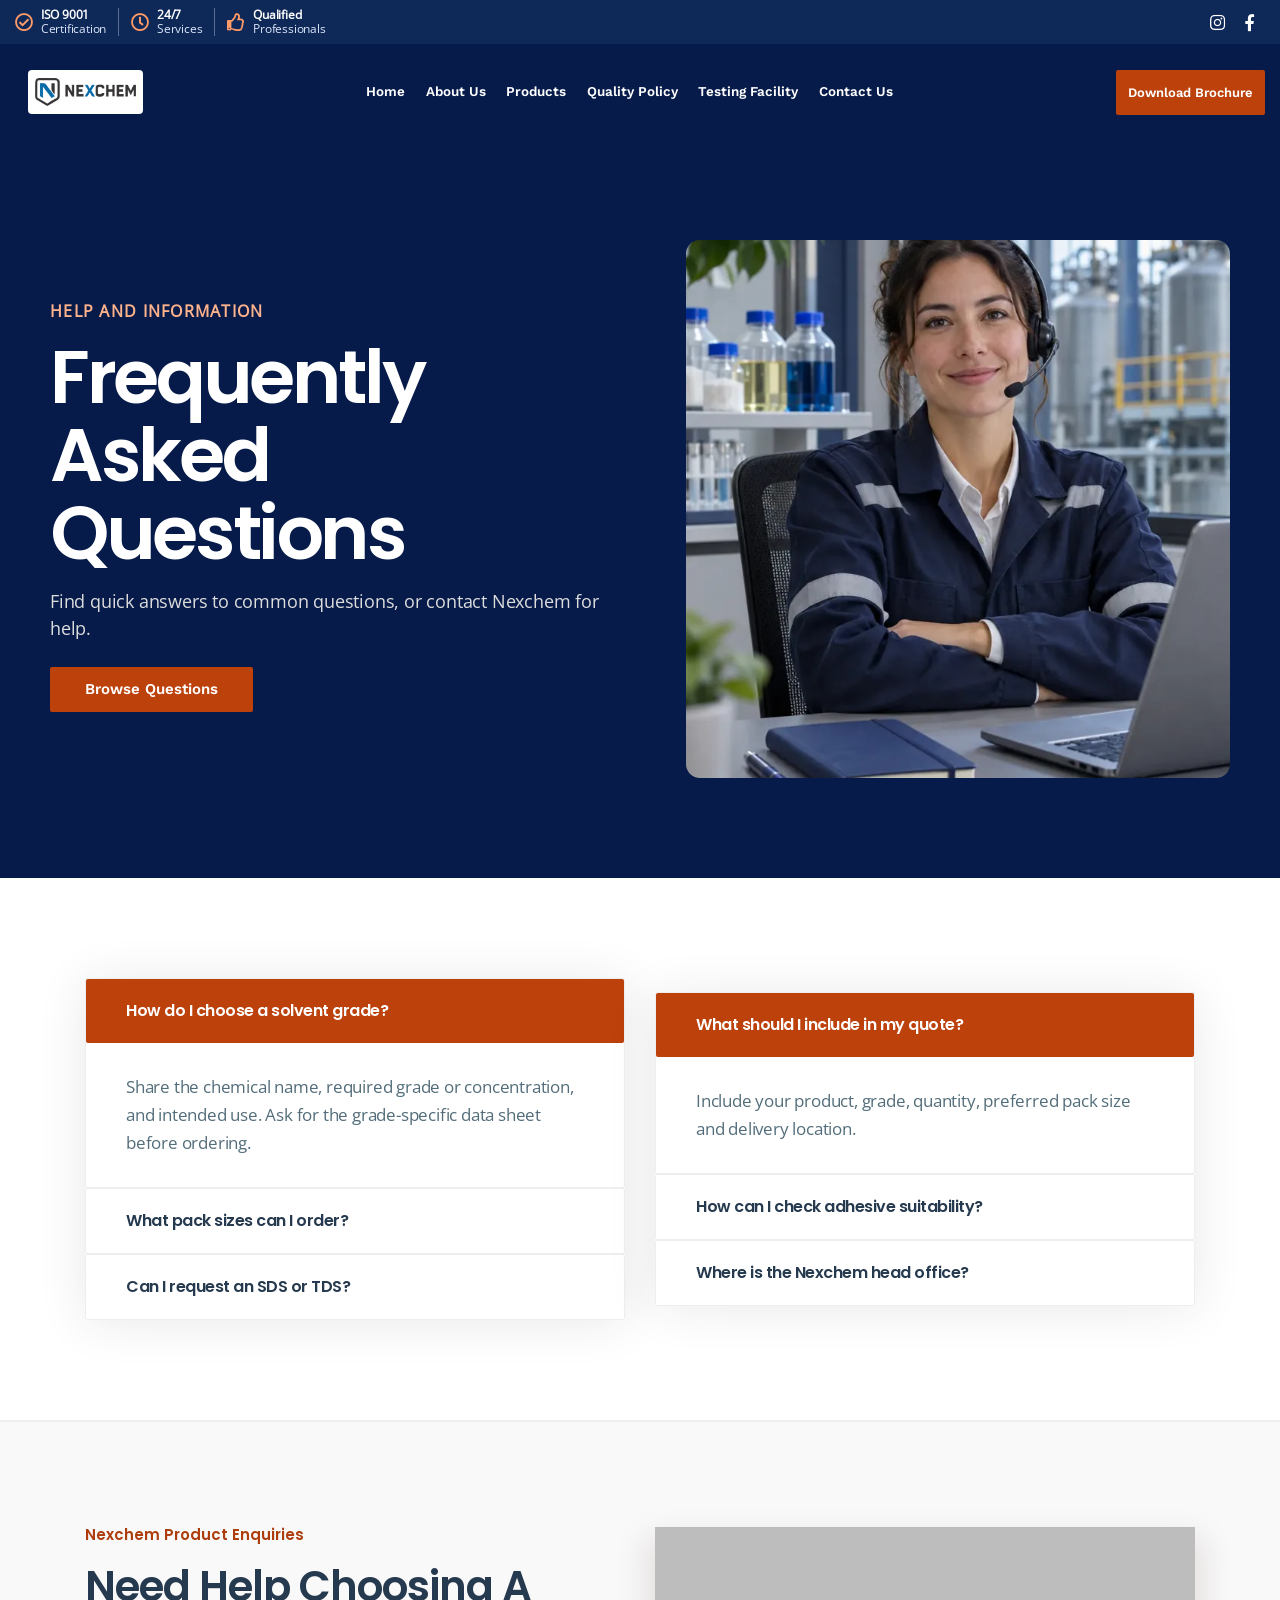
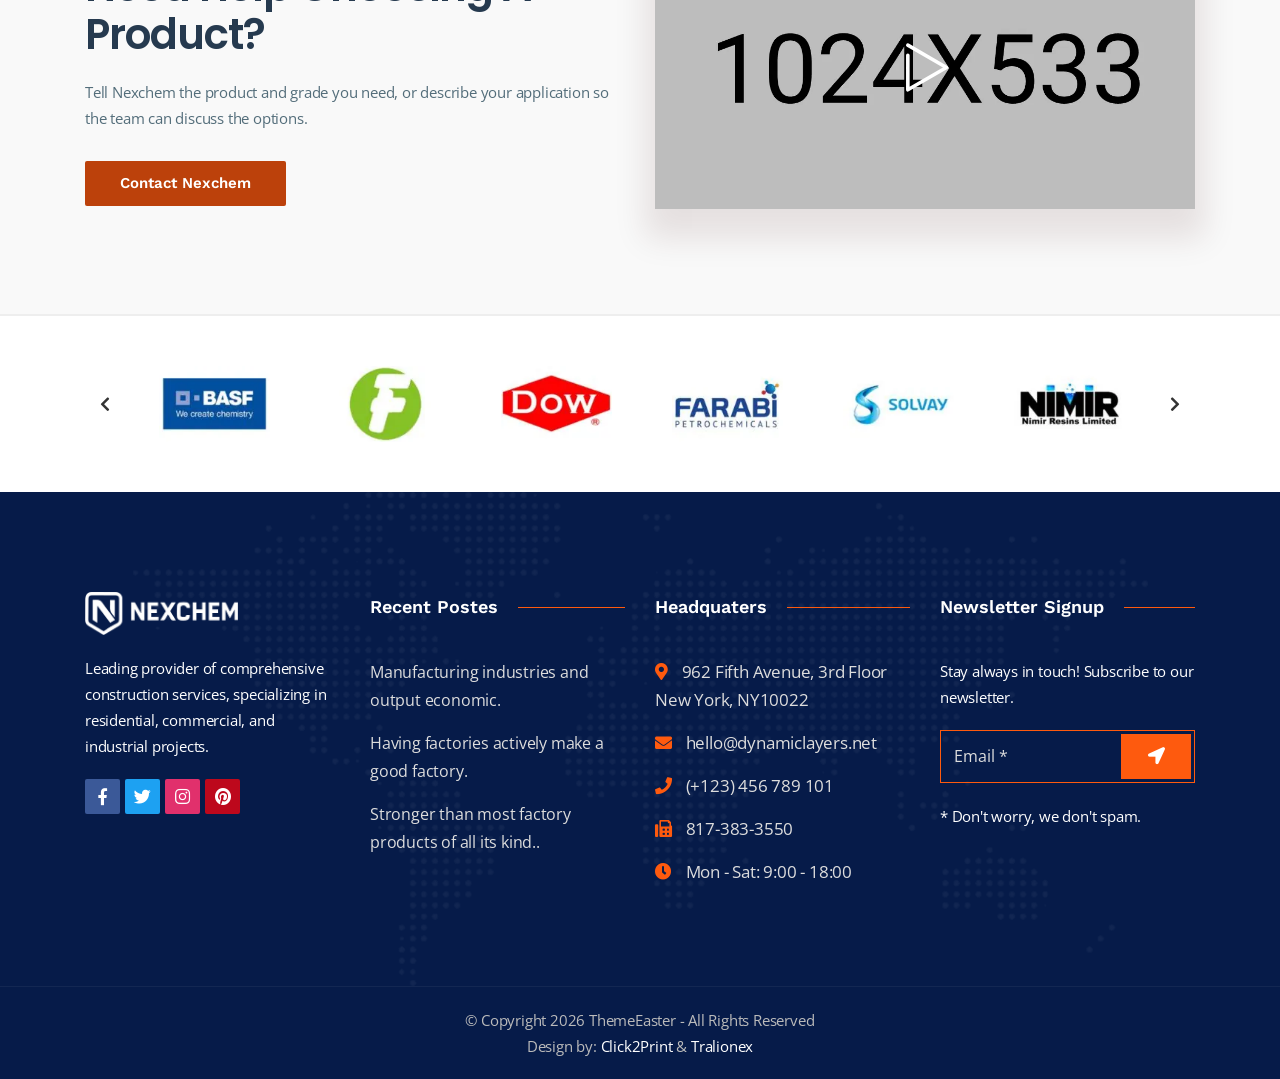
<file: faq.html>
<!doctype html>
<!--[if lt IE 7]>      <html class="no-js lt-ie9 lt-ie8 lt-ie7" lang=""> <![endif]-->
<!--[if IE 7]>         <html class="no-js lt-ie9 lt-ie8" lang=""> <![endif]-->
<!--[if IE 8]>         <html class="no-js lt-ie9" lang=""> <![endif]-->
<!--[if gt IE 8]><!-->
<html class="no-js" lang="en-PK">
<!--<![endif]-->

<head>
    <meta charset="utf-8">
    <meta name="viewport" content="width=device-width, initial-scale=1">

    <title>Industrial Chemical Supply FAQs | Nexchem Pakistan</title>
    <meta name="description" content="Find answers about Nexchem’s chemical grades, quotes, packaging, documentation and technical enquiries for industrial buyers in Pakistan.">
    <link rel="canonical" href="https://nexchem.pk/faq.html">
    <meta property="og:type" content="website">
    <meta property="og:site_name" content="Nexchem">
    <meta property="og:locale" content="en_PK">
    <meta property="og:title" content="Industrial Chemical Supply FAQs | Nexchem Pakistan">
    <meta property="og:description" content="Find answers about Nexchem’s chemical grades, quotes, packaging, documentation and technical enquiries for industrial buyers in Pakistan.">
    <meta property="og:url" content="https://nexchem.pk/faq.html">
    <meta property="og:image" content="https://nexchem.pk/assets/img/optimized/industrial-customer-support-a2587b30a7.webp">
    <meta name="twitter:card" content="summary_large_image">
    <script type="application/ld+json">{"@context":"https://schema.org","@graph":[{"@type":"WebPage","@id":"https://nexchem.pk/faq.html#webpage","url":"https://nexchem.pk/faq.html","name":"Industrial Chemical Supply FAQs | Nexchem Pakistan","description":"Find answers about Nexchem’s chemical grades, quotes, packaging, documentation and technical enquiries for industrial buyers in Pakistan.","inLanguage":"en-PK","isPartOf":{"@id":"https://nexchem.pk/#website"},"publisher":{"@id":"https://nexchem.pk/#organization"}}]}</script>

    <link rel="shortcut icon" type="image/webp" href="assets/img/optimized/favicons-bdda827057.webp">

    <style data-performance-style="site">@charset "UTF-8";@font-face{font-family:Open Sans;font-style:normal;font-weight:400;font-display:swap;src:url(assets/fonts/open-sans-400-ab72051c10.woff2) format("woff2")}@font-face{font-family:Poppins;font-style:normal;font-weight:500;font-display:swap;src:url(assets/fonts/poppins-500-8fda909c68.woff2) format("woff2")}@font-face{font-family:Poppins;font-style:normal;font-weight:600;font-display:swap;src:url(assets/fonts/poppins-600-03b68c3df1.woff2) format("woff2")}@font-face{font-family:Poppins;font-style:normal;font-weight:700;font-display:swap;src:url(assets/fonts/poppins-700-1aca57cfa3.woff2) format("woff2")}@font-face{font-family:Work Sans;font-style:normal;font-weight:600;font-display:swap;src:url(assets/fonts/work-sans-600-06b3881103.woff2) format("woff2")}@font-face{font-family:"Font Awesome 5 Brands";font-style:normal;font-weight:400;font-display:swap;src:url(assets/fonts/fa-brands-400-subset-baee463d6b.woff2) format("woff2")}@font-face{font-family:"Font Awesome 5 Free";font-style:normal;font-weight:900;font-display:swap;src:url(assets/fonts/fa-solid-900-subset-7ed3237cf4.woff2) format("woff2")}@font-face{font-family:"Font Awesome 5 Free";font-style:normal;font-weight:400;font-display:swap;src:url(assets/fonts/fa-regular-400-subset-265923a7ad.woff2) format("woff2")}@font-face{font-family:dl-construction;font-style:normal;font-weight:400;font-display:swap;src:url(assets/fonts/dl-construction-subset-c28576bf7d.woff2) format("woff2")}.fa,.fab,.far,.fas{-moz-osx-font-smoothing:grayscale;-webkit-font-smoothing:antialiased;display:inline-block;font-style:normal;font-variant:normal;text-rendering:auto;line-height:1}.fa-angle-up:before{content:"\f106"}.fa-arrow-right:before{content:"\f061"}.fa-arrow-up:before{content:"\f062"}.fa-bullseye:before{content:"\f140"}.fa-check-circle:before{content:"\f058"}.fa-chevron-left:before{content:"\f053"}.fa-chevron-right:before{content:"\f054"}.fa-clock:before{content:"\f017"}.fa-cogs:before{content:"\f085"}.fa-database:before{content:"\f1c0"}.fa-envelope:before{content:"\f0e0"}.fa-external-link-alt:before{content:"\f35d"}.fa-facebook-f:before{content:"\f39e"}.fa-fax:before{content:"\f1ac"}.fa-file-alt:before{content:"\f15c"}.fa-flask:before{content:"\f0c3"}.fa-hand-point-right:before{content:"\f0a4"}.fa-headset:before{content:"\f590"}.fa-instagram:before{content:"\f16d"}.fa-layer-group:before{content:"\f5fd"}.fa-leaf:before{content:"\f06c"}.fa-lightbulb:before{content:"\f0eb"}.fa-link:before{content:"\f0c1"}.fa-location-arrow:before{content:"\f124"}.fa-map-marker-alt:before{content:"\f3c5"}.fa-mobile-alt:before{content:"\f3cd"}.fa-phone:before{content:"\f095"}.fa-pinterest:before{content:"\f0d2"}.fa-search:before{content:"\f002"}.fa-thumbs-up:before{content:"\f164"}.fa-truck:before{content:"\f0d1"}.fa-twitter:before{content:"\f099"}.fa-water:before{content:"\f773"}.fa-whatsapp:before{content:"\f232"}.sr-only{border:0;clip:rect(0,0,0,0);height:1px;margin:-1px;overflow:hidden;padding:0;position:absolute;width:1px}.fab{font-family:"Font Awesome 5 Brands"}.far{font-weight:400}.fa,.far,.fas{font-family:"Font Awesome 5 Free"}.fa,.fas{font-weight:900}.animated{-webkit-animation-duration:1s;animation-duration:1s;-webkit-animation-fill-mode:both;animation-fill-mode:both}.animated.infinite{-webkit-animation-iteration-count:infinite;animation-iteration-count:infinite}@-webkit-keyframes fadeIn{0%{opacity:0}to{opacity:1}}@keyframes fadeIn{0%{opacity:0}to{opacity:1}}.fadeIn{-webkit-animation-name:fadeIn;animation-name:fadeIn}@-webkit-keyframes fadeInDown{0%{opacity:0;-webkit-transform:translateY(-20px);transform:translateY(-20px)}to{opacity:1;-webkit-transform:translateY(0);transform:translateY(0)}}@keyframes fadeInDown{0%{opacity:0;-webkit-transform:translateY(-20px);-ms-transform:translateY(-20px);transform:translateY(-20px)}to{opacity:1;-webkit-transform:translateY(0);-ms-transform:translateY(0);transform:translateY(0)}}.fadeInDown{-webkit-animation-name:fadeInDown;animation-name:fadeInDown}@-webkit-keyframes fadeInLeft{0%{opacity:0;-webkit-transform:translateX(-20px);transform:translate(-20px)}to{opacity:1;-webkit-transform:translateX(0);transform:translate(0)}}@keyframes fadeInLeft{0%{opacity:0;-webkit-transform:translateX(-20px);-ms-transform:translateX(-20px);transform:translate(-20px)}to{opacity:1;-webkit-transform:translateX(0);-ms-transform:translateX(0);transform:translate(0)}}.fadeInLeft{-webkit-animation-name:fadeInLeft;animation-name:fadeInLeft}@-webkit-keyframes fadeInRight{0%{opacity:0;-webkit-transform:translateX(20px);transform:translate(20px)}to{opacity:1;-webkit-transform:translateX(0);transform:translate(0)}}@keyframes fadeInRight{0%{opacity:0;-webkit-transform:translateX(20px);-ms-transform:translateX(20px);transform:translate(20px)}to{opacity:1;-webkit-transform:translateX(0);-ms-transform:translateX(0);transform:translate(0)}}.fadeInRight{-webkit-animation-name:fadeInRight;animation-name:fadeInRight}@-webkit-keyframes fadeInUp{0%{opacity:0;-webkit-transform:translateY(10px);transform:translateY(10px)}to{opacity:1;-webkit-transform:translateY(0);transform:translateY(0)}}@keyframes fadeInUp{0%{opacity:0;-webkit-transform:translateY(10px);-ms-transform:translateY(10px);transform:translateY(10px)}to{opacity:1;-webkit-transform:translateY(0);-ms-transform:translateY(0);transform:translateY(0)}}.fadeInUp{-webkit-animation-name:fadeInUp;animation-name:fadeInUp}@-webkit-keyframes fadeOut{0%{opacity:1}to{opacity:0}}@keyframes fadeOut{0%{opacity:1}to{opacity:0}}.fadeOut{-webkit-animation-name:fadeOut;animation-name:fadeOut}:root{--blue:#007bff;--indigo:#6610f2;--purple:#6f42c1;--pink:#e83e8c;--red:#dc3545;--orange:#fd7e14;--yellow:#ffc107;--green:#28a745;--teal:#20c997;--cyan:#17a2b8;--white:#fff;--gray:#6c757d;--gray-dark:#343a40;--primary:#007bff;--secondary:#6c757d;--success:#28a745;--info:#17a2b8;--warning:#ffc107;--danger:#dc3545;--light:#f8f9fa;--dark:#343a40;--breakpoint-xs:0;--breakpoint-sm:576px;--breakpoint-md:768px;--breakpoint-lg:992px;--breakpoint-xl:1200px;--font-family-sans-serif:-apple-system,BlinkMacSystemFont,"Segoe UI",Roboto,"Helvetica Neue",Arial,"Noto Sans",sans-serif,"Apple Color Emoji","Segoe UI Emoji","Segoe UI Symbol","Noto Color Emoji";--font-family-monospace:SFMono-Regular,Menlo,Monaco,Consolas,"Liberation Mono","Courier New",monospace}*,:after,:before{box-sizing:border-box}html{font-family:sans-serif;line-height:1.15;-webkit-text-size-adjust:100%;-webkit-tap-highlight-color:transparent}article,figcaption,figure,footer,header,main,nav,section{display:block}body{margin:0;font-family:-apple-system,BlinkMacSystemFont,Segoe UI,Roboto,Helvetica Neue,Arial,Noto Sans,sans-serif,"Apple Color Emoji","Segoe UI Emoji",Segoe UI Symbol,"Noto Color Emoji";font-size:1rem;font-weight:400;line-height:1.5;color:#212529;text-align:left;background-color:#fff}[tabindex="-1"]:focus:not(:focus-visible){outline:0!important}h1,h2,h3,h4{margin-top:0;margin-bottom:.5rem}p{margin-top:0;margin-bottom:1rem}address{margin-bottom:1rem;font-style:normal;line-height:inherit}dl,ul{margin-top:0;margin-bottom:1rem}ul ul{margin-bottom:0}dt{font-weight:700}dd{margin-bottom:.5rem;margin-left:0}strong{font-weight:bolder}small{font-size:80%}a{color:#007bff;text-decoration:none;background-color:transparent}a:hover{color:#0056b3;text-decoration:underline}a:not([href]){color:inherit;text-decoration:none}a:not([href]):hover{color:inherit;text-decoration:none}figure{margin:0 0 1rem}img{vertical-align:middle;border-style:none}svg{overflow:hidden;vertical-align:middle}table{border-collapse:collapse}caption{padding-top:.75rem;padding-bottom:.75rem;color:#6c757d;text-align:left;caption-side:bottom}label{display:inline-block;margin-bottom:.5rem}button{border-radius:0}button:focus{outline:1px dotted;outline:5px auto -webkit-focus-ring-color}button,input,select,textarea{margin:0;font-family:inherit;font-size:inherit;line-height:inherit}button,input{overflow:visible}button,select{text-transform:none}select{word-wrap:normal}[type=button],[type=submit],button{-webkit-appearance:button}[type=button]:not(:disabled),[type=submit]:not(:disabled),button:not(:disabled){cursor:pointer}[type=button]::-moz-focus-inner,[type=submit]::-moz-focus-inner,button::-moz-focus-inner{padding:0;border-style:none}input[type=date],input[type=time]{-webkit-appearance:listbox}textarea{overflow:auto;resize:vertical}progress{vertical-align:baseline}[type=number]::-webkit-inner-spin-button,[type=number]::-webkit-outer-spin-button{height:auto}[type=search]{outline-offset:-2px;-webkit-appearance:none}[type=search]::-webkit-search-decoration{-webkit-appearance:none}::-webkit-file-upload-button{font:inherit;-webkit-appearance:button}output{display:inline-block}summary{display:list-item;cursor:pointer}[hidden]{display:none!important}.h1,.h2,.h3,.h4,h1,h2,h3,h4{margin-bottom:.5rem;font-weight:500;line-height:1.2}.h1,h1{font-size:2.5rem}.h2,h2{font-size:2rem}.h3,h3{font-size:1.75rem}.h4,h4{font-size:1.5rem}.lead{font-size:1.25rem;font-weight:300}.small,small{font-size:80%;font-weight:400}.list-unstyled{padding-left:0;list-style:none}.figure{display:inline-block}.container{width:100%;padding-right:15px;padding-left:15px;margin-right:auto;margin-left:auto}@media(min-width:576px){.container{max-width:540px}}@media(min-width:768px){.container{max-width:720px}}@media(min-width:992px){.container{max-width:960px}}@media(min-width:1200px){.container{max-width:1140px}}@media(min-width:576px){.container{max-width:540px}}@media(min-width:768px){.container{max-width:720px}}@media(min-width:992px){.container{max-width:960px}}@media(min-width:1200px){.container{max-width:1140px}}.row{display:-ms-flexbox;display:flex;-ms-flex-wrap:wrap;flex-wrap:wrap;margin-right:-15px;margin-left:-15px}.col-lg-3,.col-lg-4,.col-lg-5,.col-lg-6,.col-lg-7,.col-md-5,.col-md-6,.col-sm-6{position:relative;width:100%;padding-right:15px;padding-left:15px}@media(min-width:576px){.col-sm-6{-ms-flex:0 0 50%;flex:0 0 50%;max-width:50%}}@media(min-width:768px){.col-md-5{-ms-flex:0 0 41.666667%;flex:0 0 41.666667%;max-width:41.666667%}.col-md-6{-ms-flex:0 0 50%;flex:0 0 50%;max-width:50%}}@media(min-width:992px){.col-lg-3{-ms-flex:0 0 25%;flex:0 0 25%;max-width:25%}.col-lg-4{-ms-flex:0 0 33.333333%;flex:0 0 33.333333%;max-width:33.333333%}.col-lg-5{-ms-flex:0 0 41.666667%;flex:0 0 41.666667%;max-width:41.666667%}.col-lg-6{-ms-flex:0 0 50%;flex:0 0 50%;max-width:50%}.col-lg-7{-ms-flex:0 0 58.333333%;flex:0 0 58.333333%;max-width:58.333333%}}.table{width:100%;margin-bottom:1rem;color:#212529}.form-control{display:block;width:100%;height:calc(1.5em + .75rem + 2px);padding:.375rem .75rem;font-size:1rem;font-weight:400;line-height:1.5;color:#495057;background-color:#fff;background-clip:padding-box;border:1px solid #ced4da;border-radius:.25rem;transition:border-color .15s ease-in-out,box-shadow .15s ease-in-out}@media(prefers-reduced-motion:reduce){.form-control{transition:none}}.form-control::-ms-expand{background-color:transparent;border:0}.form-control:-moz-focusring{color:transparent;text-shadow:0 0 0 #495057}.form-control:focus{color:#495057;background-color:#fff;border-color:#80bdff;outline:0;box-shadow:0 0 0 .2rem #007bff40}.form-control::-webkit-input-placeholder{color:#6c757d;opacity:1}.form-control::-moz-placeholder{color:#6c757d;opacity:1}.form-control:-ms-input-placeholder{color:#6c757d;opacity:1}.form-control::-ms-input-placeholder{color:#6c757d;opacity:1}.form-control::placeholder{color:#6c757d;opacity:1}.form-control:disabled{background-color:#e9ecef;opacity:1}select.form-control:focus::-ms-value{color:#495057;background-color:#fff}select.form-control[size],textarea.form-control{height:auto}.btn{display:inline-block;font-weight:400;color:#212529;text-align:center;vertical-align:middle;cursor:pointer;-webkit-user-select:none;-moz-user-select:none;-ms-user-select:none;user-select:none;background-color:transparent;border:1px solid transparent;padding:.375rem .75rem;font-size:1rem;line-height:1.5;border-radius:.25rem;transition:color .15s ease-in-out,background-color .15s ease-in-out,border-color .15s ease-in-out,box-shadow .15s ease-in-out}@media(prefers-reduced-motion:reduce){.btn{transition:none}}.btn:hover{color:#212529;text-decoration:none}.btn.focus,.btn:focus{outline:0;box-shadow:0 0 0 .2rem #007bff40}.btn.disabled,.btn:disabled{opacity:.65}a.btn.disabled{pointer-events:none}.btn-link{font-weight:400;color:#007bff;text-decoration:none}.btn-link:hover{color:#0056b3;text-decoration:underline}.btn-link.focus,.btn-link:focus{text-decoration:underline;box-shadow:none}.btn-link.disabled,.btn-link:disabled{color:#6c757d;pointer-events:none}.fade{transition:opacity .15s linear}@media(prefers-reduced-motion:reduce){.fade{transition:none}}.fade:not(.show){opacity:0}.collapse:not(.show){display:none}.collapsing{position:relative;height:0;overflow:hidden;transition:height .35s ease}@media(prefers-reduced-motion:reduce){.collapsing{transition:none}}.dropdown-toggle{white-space:nowrap}.dropdown-toggle:after{display:inline-block;margin-left:.255em;vertical-align:.255em;content:"";border-top:.3em solid;border-right:.3em solid transparent;border-bottom:0;border-left:.3em solid transparent}.dropdown-toggle:empty:after{margin-left:0}.dropdown-menu{position:absolute;top:100%;left:0;z-index:1000;display:none;float:left;min-width:10rem;padding:.5rem 0;margin:.125rem 0 0;font-size:1rem;color:#212529;text-align:left;list-style:none;background-color:#fff;background-clip:padding-box;border:1px solid rgba(0,0,0,.15);border-radius:.25rem}.dropdown-menu-left{right:auto;left:0}.dropdown-menu-right{right:0;left:auto}@media(min-width:576px){.dropdown-menu-sm-left{right:auto;left:0}.dropdown-menu-sm-right{right:0;left:auto}}@media(min-width:768px){.dropdown-menu-md-left{right:auto;left:0}.dropdown-menu-md-right{right:0;left:auto}}@media(min-width:992px){.dropdown-menu-lg-left{right:auto;left:0}.dropdown-menu-lg-right{right:0;left:auto}}@media(min-width:1200px){.dropdown-menu-xl-left{right:auto;left:0}.dropdown-menu-xl-right{right:0;left:auto}}.dropdown-divider{height:0;margin:.5rem 0;overflow:hidden;border-top:1px solid #e9ecef}.dropdown-item{display:block;width:100%;padding:.25rem 1.5rem;clear:both;font-weight:400;color:#212529;text-align:inherit;white-space:nowrap;background-color:transparent;border:0}.dropdown-item:focus,.dropdown-item:hover{color:#16181b;text-decoration:none;background-color:#f8f9fa}.dropdown-item.active,.dropdown-item:active{color:#fff;text-decoration:none;background-color:#007bff}.dropdown-item.disabled,.dropdown-item:disabled{color:#6c757d;pointer-events:none;background-color:transparent}.dropdown-menu.show{display:block}.dropdown-header{display:block;padding:.5rem 1.5rem;margin-bottom:0;font-size:.875rem;color:#6c757d;white-space:nowrap}.dropdown-item-text{display:block;padding:.25rem 1.5rem;color:#212529}.dropdown-toggle-split{padding-right:.5625rem;padding-left:.5625rem}.dropdown-toggle-split:after{margin-left:0}.nav{display:-ms-flexbox;display:flex;-ms-flex-wrap:wrap;flex-wrap:wrap;padding-left:0;margin-bottom:0;list-style:none}.card{position:relative;display:-ms-flexbox;display:flex;-ms-flex-direction:column;flex-direction:column;min-width:0;word-wrap:break-word;background-color:#fff;background-clip:border-box;border:1px solid rgba(0,0,0,.125);border-radius:.25rem}.card-body{-ms-flex:1 1 auto;flex:1 1 auto;min-height:1px;padding:1.25rem}.card-header{padding:.75rem 1.25rem;margin-bottom:0;background-color:#00000008;border-bottom:1px solid rgba(0,0,0,.125)}.card-header:first-child{border-radius:calc(.25rem - 1px) calc(.25rem - 1px) 0 0}.accordion>.card{overflow:hidden}.accordion>.card:not(:last-of-type){border-bottom:0;border-bottom-right-radius:0;border-bottom-left-radius:0}.accordion>.card:not(:first-of-type){border-top-left-radius:0;border-top-right-radius:0}.accordion>.card>.card-header{border-radius:0;margin-bottom:-1px}.badge{display:inline-block;padding:.25em .4em;font-size:75%;font-weight:700;line-height:1;text-align:center;white-space:nowrap;vertical-align:baseline;border-radius:.25rem;transition:color .15s ease-in-out,background-color .15s ease-in-out,border-color .15s ease-in-out,box-shadow .15s ease-in-out}@media(prefers-reduced-motion:reduce){.badge{transition:none}}a.badge:focus,a.badge:hover{text-decoration:none}.badge:empty{display:none}.btn .badge{position:relative;top:-1px}.progress{display:-ms-flexbox;display:flex;height:1rem;overflow:hidden;font-size:.75rem;background-color:#e9ecef;border-radius:.25rem}.media{display:-ms-flexbox;display:flex;-ms-flex-align:start;align-items:flex-start}.close{float:right;font-size:1.5rem;font-weight:700;line-height:1;color:#000;text-shadow:0 1px 0 #fff;opacity:.5}.close:hover{color:#000;text-decoration:none}.close:not(:disabled):not(.disabled):focus,.close:not(:disabled):not(.disabled):hover{opacity:.75}button.close{padding:0;background-color:transparent;border:0;-webkit-appearance:none;-moz-appearance:none;appearance:none}a.close.disabled{pointer-events:none}.carousel{position:relative}.bg-light{background-color:#f8f9fa!important}a.bg-light:focus,a.bg-light:hover,button.bg-light:focus,button.bg-light:hover{background-color:#dae0e5!important}.bg-dark{background-color:#343a40!important}a.bg-dark:focus,a.bg-dark:hover,button.bg-dark:focus,button.bg-dark:hover{background-color:#1d2124!important}.border{border:1px solid #dee2e6!important}.border-top{border-top:1px solid #dee2e6!important}.border-right{border-right:1px solid #dee2e6!important}.border-bottom{border-bottom:1px solid #dee2e6!important}.border-left{border-left:1px solid #dee2e6!important}.rounded{border-radius:.25rem!important}.clearfix:after{display:block;clear:both;content:""}.d-flex{display:-ms-flexbox!important;display:flex!important}.flex-wrap{-ms-flex-wrap:wrap!important;flex-wrap:wrap!important}.justify-content-center{-ms-flex-pack:center!important;justify-content:center!important}.align-items-center{-ms-flex-align:center!important;align-items:center!important}.sr-only{position:absolute;width:1px;height:1px;padding:0;margin:-1px;overflow:hidden;clip:rect(0,0,0,0);white-space:nowrap;border:0}.shadow-sm{box-shadow:0 .125rem .25rem #00000013!important}.mb-0{margin-bottom:0!important}.mb-3{margin-bottom:1rem!important}.mb-4{margin-bottom:1.5rem!important}.p-4{padding:1.5rem!important}.py-4{padding-top:1.5rem!important}.py-4{padding-bottom:1.5rem!important}.py-5{padding-top:3rem!important}.py-5{padding-bottom:3rem!important}.text-wrap{white-space:normal!important}.text-left{text-align:left!important}.text-center{text-align:center!important}.text-white{color:#fff!important}.text-primary{color:#007bff!important}a.text-primary:focus,a.text-primary:hover{color:#0056b3!important}.text-muted{color:#6c757d!important}.visible{visibility:visible!important}@media print{*,:after,:before{text-shadow:none!important;box-shadow:none!important}a:not(.btn){text-decoration:underline}img{page-break-inside:avoid}h2,h3,p{orphans:3;widows:3}h2,h3{page-break-after:avoid}@page{size:a3}body,.container{min-width:992px!important}.badge{border:1px solid #000}.table{border-collapse:collapse!important}}.dl{font-family:dl-construction!important;speak:none;font-style:normal;font-weight:400;font-variant:normal;text-transform:none;-webkit-font-smoothing:antialiased;-moz-osx-font-smoothing:grayscale}.dl-d-printer-2:before{content:"\e901"}.dl-conveyor-6:before{content:"\e90b"}.dl-factory-1:before{content:"\e90e"}.dl-factory-3:before{content:"\e910"}.dl-factory-4:before{content:"\e911"}.dl-industrial-robot-9:before{content:"\e922"}.dl-industrial-robot-18:before{content:"\e92b"}.dl-loader:before{content:"\e931"}.dl-meter-2:before{content:"\e935"}.dl-refinery:before{content:"\e939"}.dl-stock:before{content:"\e93b"}.dl-welder-1:before{content:"\e949"}.slick-slider{position:relative;display:block;box-sizing:border-box;-webkit-user-select:none;-moz-user-select:none;-ms-user-select:none;user-select:none;-webkit-touch-callout:none;-khtml-user-select:none;-ms-touch-action:pan-y;touch-action:pan-y;-webkit-tap-highlight-color:transparent}.slick-list{position:relative;display:block;overflow:hidden;margin:0;padding:0}.slick-list:focus{outline:0}.slick-slider .slick-list,.slick-slider .slick-track{-webkit-transform:translate3d(0,0,0);-moz-transform:translate3d(0,0,0);-ms-transform:translate3d(0,0,0);-o-transform:translate3d(0,0,0);transform:translateZ(0)}.slick-track{position:relative;top:0;left:0;display:block;margin-left:auto;margin-right:auto}.slick-track:after,.slick-track:before{display:table;content:""}.slick-track:after{clear:both}.slick-loading .slick-track{visibility:hidden}.slick-slide{display:none;float:left;height:100%;min-height:1px}.slick-slide img{display:block}.slick-slide.slick-loading img{display:none}.slick-initialized .slick-slide{display:block}.slick-loading .slick-slide{visibility:hidden}.slick-vertical .slick-slide{display:block;height:auto;border:1px solid transparent}.slick-arrow.slick-hidden{display:none}.odometer.odometer-auto-theme,.odometer.odometer-theme-default,.odometer.odometer-auto-theme .odometer-digit,.odometer.odometer-theme-default .odometer-digit{display:inline-block;vertical-align:middle;*vertical-align:auto;*zoom:1;*display:inline;position:relative}.odometer.odometer-auto-theme .odometer-digit .odometer-digit-spacer,.odometer.odometer-theme-default .odometer-digit .odometer-digit-spacer{display:inline-block;vertical-align:middle;*vertical-align:auto;*zoom:1;*display:inline;visibility:hidden}.odometer.odometer-auto-theme .odometer-digit .odometer-digit-inner,.odometer.odometer-theme-default .odometer-digit .odometer-digit-inner{text-align:left;display:block;position:absolute;inset:0;overflow:hidden}.odometer.odometer-auto-theme .odometer-digit .odometer-ribbon,.odometer.odometer-theme-default .odometer-digit .odometer-ribbon{display:block}.odometer.odometer-auto-theme .odometer-digit .odometer-ribbon-inner,.odometer.odometer-theme-default .odometer-digit .odometer-ribbon-inner{display:block;-webkit-backface-visibility:hidden}.odometer.odometer-auto-theme .odometer-digit .odometer-value,.odometer.odometer-theme-default .odometer-digit .odometer-value{display:block;-webkit-transform:translateZ(0)}.odometer.odometer-auto-theme .odometer-digit .odometer-value.odometer-last-value,.odometer.odometer-theme-default .odometer-digit .odometer-value.odometer-last-value{position:absolute}.odometer.odometer-auto-theme.odometer-animating-up .odometer-ribbon-inner,.odometer.odometer-theme-default.odometer-animating-up .odometer-ribbon-inner{-webkit-transition:-webkit-transform 2s;-moz-transition:-moz-transform 2s;-ms-transition:-ms-transform 2s;-o-transition:-o-transform 2s;transition:transform 2s}.odometer.odometer-auto-theme.odometer-animating-up.odometer-animating .odometer-ribbon-inner,.odometer.odometer-theme-default.odometer-animating-up.odometer-animating .odometer-ribbon-inner,.odometer.odometer-auto-theme.odometer-animating-down .odometer-ribbon-inner,.odometer.odometer-theme-default.odometer-animating-down .odometer-ribbon-inner{-webkit-transform:translateY(-100%);-moz-transform:translateY(-100%);-ms-transform:translateY(-100%);-o-transform:translateY(-100%);transform:translateY(-100%)}.odometer.odometer-auto-theme.odometer-animating-down.odometer-animating .odometer-ribbon-inner,.odometer.odometer-theme-default.odometer-animating-down.odometer-animating .odometer-ribbon-inner{-webkit-transition:-webkit-transform 2s;-moz-transition:-moz-transform 2s;-ms-transition:-ms-transform 2s;-o-transition:-o-transform 2s;transition:transform 2s;-webkit-transform:translateY(0);-moz-transform:translateY(0);-ms-transform:translateY(0);-o-transform:translateY(0);transform:translateY(0)}.odometer.odometer-auto-theme,.odometer.odometer-theme-default{font-family:Helvetica Neue,sans-serif;line-height:1.1em}.odometer.odometer-auto-theme .odometer-value,.odometer.odometer-theme-default .odometer-value{text-align:center}.slider-content-wrap{min-height:clamp(400px,62vh,580px);padding-block:56px}.dl-slider .overlay{background-color:#00000085;width:100%;height:100%;position:absolute;left:0;top:0;z-index:-1}.dl-slider .bg-img{display:block;background-repeat:no-repeat;-webkit-background-size:cover;background-size:cover;background-position:center center;width:100%;height:100%;position:absolute;left:0;top:0;overflow:hidden;z-index:-1}.dl-slider .dl-caption{color:#fff;font-family:Poppins,sans-serif}.dl-slider .dl-caption .inner-layer{display:inline-block;overflow:hidden}.dl-slider .dl-caption.medium{font-size:15px;font-family:Poppins,sans-serif;line-height:26px;font-weight:500;color:#fffc;letter-spacing:0;text-transform:capitalize;visibility:inherit;transition:none 0s ease 0s;text-align:inherit;border-width:0px;margin:0 0 20px;padding:0;min-height:0px;min-width:0px;max-height:none;max-width:none;opacity:1}.dl-slider .dl-caption.big{font-size:56px;line-height:66px;font-weight:600;color:#fff;letter-spacing:-1px}.dl-slider .slider-content{position:relative}.dl-slider .dl-caption.small{font-family:Source Sans Pro,sans-serif;font-size:16px;font-weight:400;letter-spacing:-.2px;line-height:26px;color:#fff;margin-top:5px}.dl-slider .dl-btn-group{margin-top:25px;overflow:hidden}.dl-slider .default-btn{display:inline-block;background:#bc410b;color:#fff;font-family:Work Sans,sans-serif;font-size:15px;font-weight:600;text-transform:capitalize;height:45px;line-height:45px;padding:0 35px;letter-spacing:0;border-radius:2px;overflow:hidden;position:relative;transition:all ease .7s;-moz-transition:all ease .7s;-webkit-transition:all ease .7s;-ms-transition:all ease .7s;-o-transition:all ease .7s;z-index:1}.dl-slider .default-btn:hover{color:#fff}.dl-slider .default-btn span{background:#061b49 none repeat scroll 0 0;border-radius:50%;display:block;height:0;position:absolute;transform:translate(-50%,-50%);-moz-transform:translate(-50%,-50%);-webkit-transform:translate(-50%,-50%);-ms-transform:translate(-50%,-50%);-o-transform:translate(-50%,-50%);transition:width .6s ease 0s,height .6s ease 0s;-moz-transition:width .6s ease 0s,height .6s ease 0s;-webkit-transition:width .6s ease 0s,height .6s ease 0s;-ms-transition:width .6s ease 0s,height .6s ease 0s;-o-transition:width .6s ease 0s,height .6s ease 0s;width:0;z-index:-1}.dl-slider .default-btn:hover span{height:562.5px;width:562.5px}@media only screen and (max-width:992px){.slider-content-wrap{min-height:400px}.dl-slider .dl-caption.medium{font-size:12px}.dl-slider .dl-caption.big{font-size:28px;line-height:30px;letter-spacing:-1px}.dl-slider .dl-caption.small{font-size:12px;line-height:20px}.dl-slider .dl-btn-group{margin-top:10px}}@media only screen and (max-width:520px){.dl-slider .dl-caption.big{font-size:24px;letter-spacing:-.5px}.dl-slider .dl-caption.small br{display:none}}.dl-slider .slick-dots{width:100%;height:auto;text-align:center;position:absolute;left:0;bottom:20px;margin:0;list-style:none}.dl-slider .slick-dots li{display:inline-block;margin:0 6px}.dl-slider .slick-dots li button{background-color:#ffffffb3;width:8px;height:8px;border-radius:50%;overflow:hidden;text-indent:-99999px;padding:0;transition:all .3s ease-in-out;cursor:pointer}.dl-slider .slick-dots li button:focus-visible{outline:2px solid #fff;outline-offset:3px}.dl-slider .slick-dots li.slick-active button{background-color:#fe5a0e;transition:all .3s ease-in-out}.dl-slider .slick-arrow{background-color:#0006;color:#ddd;font-size:14px;width:45px;height:45px;line-height:45px;border-radius:50%;position:absolute;left:0;top:50%;transform:translateY(-50%);text-align:center;z-index:1;cursor:pointer;transition:all .3s ease-in-out}.dl-slider .slick-arrow.slick-next{left:auto;right:0}@media(max-width:1199px){.dl-slider .slick-arrow{top:auto;bottom:10px;left:15px;transform:none}.dl-slider .slick-arrow.slick-next{left:auto;right:15px}}.dl-slider .slick-arrow:hover{background-color:#000c;color:#fff;transition:all .3s ease-in-out}*{padding:0;margin:0}body{background-color:#fff;font-family:Open Sans,sans-serif;font-size:17px;line-height:28px;color:#536d7a;font-weight:400;letter-spacing:-.2px;position:relative;overflow-x:hidden}h1,h2,h3,h4{font-family:Poppins,sans-serif;-webkit-font-smoothing:antialiased;color:#263a4f}h1{font-size:45px;font-weight:400;line-height:55px;margin:0 0 10px;color:#263a4f}h2{font-size:32px;line-height:42px;color:#263a4f;margin:0 0 10px;font-weight:600;letter-spacing:-1px}h3,h4{margin:0 0 10px;font-weight:400;line-height:1.7;color:#263a4f;letter-spacing:-.5px}h3{font-size:20px}h4{font-size:16px}img{height:auto;border:none;outline:none;max-width:100%}ul{display:block;list-style:none;padding:0;margin:0}p{font-size:15px;line-height:26px;margin-bottom:15px}a,a:hover{text-decoration:none}a:focus{outline:0;text-decoration:none}input::-webkit-input-placeholder,textarea::-webkit-input-placeholder{color:#ddd!important}input:-moz-placeholder,textarea:-moz-placeholder{color:#ddd!important}input::-moz-placeholder,textarea::-moz-placeholder{color:#ddd!important}input:-ms-input-placeholder,textarea:-ms-input-placeholder{color:#ddd!important}button{border:none;background:none}::-webkit-scrollbar{width:8px;height:8px}::-webkit-scrollbar-thumb{cursor:pointer;background:#fe5a0e}::selection{background-color:#fe5a0e;color:#fff}::-moz-selection{background-color:#fe5a0e;color:#fff}.padding{padding:100px 0}.bg-grey{background-color:#f9f9f9}.bg-dark{background-color:#061b49!important}.bd-bottom{border-bottom:2px solid #eeeeee}.bd-right{border-right:2px solid #eeeeee}.mb-20{margin-bottom:20px}.mb-40{margin-bottom:40px}.mb-50{margin-bottom:50px}.mt-20{margin-top:20px}.mt-50{margin-top:50px}.loaded .site-preloader-wrap{opacity:0;visibility:hidden}.site-preloader-wrap{display:none;position:fixed;z-index:999;height:100%;width:100%;background:#fff;top:0;left:0}.site-preloader-wrap .spinner{background-color:#fe5a0e;position:absolute;left:50%;top:50%;margin-left:-20px;margin-top:-20px}.spinner{width:40px;height:40px;border-radius:100%;-webkit-animation:sk-scaleout 1s infinite ease-in-out;animation:sk-scaleout 1s infinite ease-in-out}@-webkit-keyframes sk-scaleout{0%{-webkit-transform:scale(0)}to{-webkit-transform:scale(1);opacity:0}}@keyframes sk-scaleout{0%{-webkit-transform:scale(0);transform:scale(0)}to{-webkit-transform:scale(1);transform:scale(1);opacity:0}}.default-btn{display:inline-block;background:#bc410b;color:#fff;font-family:Work Sans,sans-serif;font-size:15px;font-weight:600;text-transform:capitalize;height:45px;line-height:45px;padding:0 35px;letter-spacing:0;border-radius:2px;overflow:hidden;position:relative;transition:all ease .7s;-moz-transition:all ease .7s;-webkit-transition:all ease .7s;-ms-transition:all ease .7s;-o-transition:all ease .7s;z-index:1}.default-btn:hover{color:#fff}.default-btn span{background:#061b49 none repeat scroll 0 0;border-radius:50%;display:block;height:0;position:absolute;transform:translate(-50%,-50%);-moz-transform:translate(-50%,-50%);-webkit-transform:translate(-50%,-50%);-ms-transform:translate(-50%,-50%);-o-transform:translate(-50%,-50%);transition:width .6s ease 0s,height .6s ease 0s;-moz-transition:width .6s ease 0s,height .6s ease 0s;-webkit-transition:width .6s ease 0s,height .6s ease 0s;-ms-transition:width .6s ease 0s,height .6s ease 0s;-o-transition:width .6s ease 0s,height .6s ease 0s;width:0;z-index:-1}.default-btn:hover span{height:562.5px;width:562.5px}.section-heading h2{font-family:"Poppins",Sans-serif;font-size:42px;font-weight:600;line-height:48px;letter-spacing:-1px;text-transform:capitalize;color:#263a4f;margin:0 0 20px}.section-heading .sub-heading,.section-heading h4{font-family:"Poppins",Sans-serif;font-size:15px;font-weight:600;text-transform:capitalize;letter-spacing:0px;color:#ad3d0c;margin:0 0 15px}.slick-initialized .slick-slide{height:auto}.slick-slide:focus{outline:none}.nav-style .slick-arrow{width:40px;height:40px;line-height:40px;font-size:16px;color:#333;text-align:center;position:absolute;left:-40px;top:50%;transform:translateY(-50%);cursor:pointer;z-index:10}.nav-style .slick-arrow.right{left:auto;right:-40px}@media(max-width:1199px){.nav-style .slick-arrow{left:0}.nav-style .slick-arrow.right{left:auto;right:0}}a,a:hover,img,.form-control,.form-control:hover,button{-webkit-transition:all .5s;-o-transition:all .5s;transition:all .5s}#scrollup{width:45px;height:45px;position:fixed;bottom:30px;right:30px;overflow:hidden;z-index:999}.scroll-to-top{width:100%;height:100%;text-align:center;background-color:#fe5a0e;font-size:10px;padding:0;line-height:40px;color:#fff;border-radius:50%;text-decoration:none;transform:translateY(150%);transition:all .3s ease-in-out}#scrollup.show{opacity:1}#scrollup.show .scroll-to-top{transform:translateY(0);transition:all .3s ease-in-out}.scroll-to-top:hover{color:#fff;text-decoration:none;opacity:.8;transition:all .3s ease-in-out}.scroll-to-top:focus{outline:none}.header{background-color:#fff;width:100%;height:auto;display:block}.header ul{margin:0;padding:0;list-style:none}.mobile-menu-icon{display:none}.burger-menu{width:20px;height:17px;display:flex;flex-direction:column;justify-content:space-between;cursor:pointer;-webkit-transition:transform .33s ease-out;-moz-transition:transform .33s ease-out;-o-transition:transform .33s ease-out;transition:transform .33s ease-out}.burger-menu.menu-open{-webkit-transform:rotate(-45deg);-moz-transform:rotate(-45deg);-o-transform:rotate(-45deg);transform:rotate(-45deg)}.line-menu{background-color:#222;border-radius:2px;width:100%;height:3px}.line-menu.line-half{width:50%}.line-menu.first-line{transition:transform .33s cubic-bezier(.54,-.81,.57,.57);transform-origin:right}.menu-open .line-menu.first-line{-webkit-transform:rotate(-90deg) translateX(3px);-moz-transform:rotate(-90deg) translateX(3px);-o-transform:rotate(-90deg) translateX(3px);transform:rotate(-90deg) translate(3px)}.line-menu.last-line{align-self:flex-end;transition:transform .33s cubic-bezier(.54,-.81,.57,.57);transform-origin:left}.menu-open .line-menu.last-line{-webkit-transform:rotate(-90deg) translateX(-3px);-moz-transform:rotate(-90deg) translateX(-3px);-o-transform:rotate(-90deg) translateX(-3px);transform:rotate(-90deg) translate(-3px)}.header-menu-wrap ul{margin:0;padding:0;list-style:none}.header-menu-wrap ul li{display:inline-block;position:relative}.header-menu-wrap ul li>a{font-family:Work Sans,sans-serif;display:block;font-size:16px;letter-spacing:0;text-transform:capitalize;font-weight:600;color:#061b49;padding:0 15px;height:80px;line-height:80px;text-decoration:none;-webkit-font-smoothing:antialiased}.header-menu-wrap ul li:hover>a{color:#fe5a0e}.header-menu-wrap li ul{background-color:#fff;display:block;width:250px;padding:30px 0;-webkit-box-shadow:0px 50px 100px 0px rgba(64,1,4,.1),0px -6px 0px 0px rgba(248,99,107,.004);box-shadow:0 50px 100px #4001041a,0 -6px #f8636b01;position:absolute;left:-35px;top:100%;opacity:0;visibility:hidden;z-index:0;-webkit-transition:opacity .5s ease,visibility .5s ease;-o-transition:opacity .5s ease,visibility .5s ease;transition:opacity .5s ease,visibility .5s ease}.header-menu-wrap li:hover>ul{opacity:1;visibility:visible;z-index:99}.header-menu-wrap li li{display:block;padding:0 35px;margin-bottom:5px;text-align:left;position:relative}.header-menu-wrap li li:last-child{margin:0}.header-menu-wrap li li>a{font-family:Open Sans,sans-serif;display:block;height:auto;line-height:inherit;color:#061b49;font-weight:400;letter-spacing:0;line-height:1.8;text-transform:capitalize;padding:1px 7px;font-size:14px;-webkit-font-smoothing:antialiased}.header-menu-wrap li li:hover>a{color:#fe5a0e;background-color:#f9f9f9}.header-menu-wrap li ul li ul{width:250px;position:absolute;left:100%;top:0}@media(min-width:993px){.header-menu-wrap li ul{display:block!important}}@media(max-width:992px){#page.site{margin-top:0!important}.dropdown-plus{width:49px;height:49px;line-height:49px;position:absolute;top:0;right:0;cursor:pointer}.dropdown-plus:before,.dropdown-plus:after{position:absolute;content:"";top:21px;right:10px;width:13px;height:1px;background-color:#222}.dropdown-plus:after{-webkit-transform:rotate(90deg);-moz-transform:rotate(90deg);-o-transform:rotate(90deg);transform:rotate(90deg)}.dropdown-plus.dropdown-open:after{display:none}.mobile-menu-icon{display:block}.header-menu-wrap{display:none;background-color:#fff;width:100%;height:auto;padding:0 20px;position:absolute;left:0;top:100%;z-index:999}.header-menu-wrap ul li{display:block;border-bottom:1px solid rgba(0,0,0,.04);padding:11px 0;margin:0}.header-menu-wrap ul li:first-child{border-top:1px solid rgba(0,0,0,.04)}.header-menu-wrap ul li>a{padding:10px 15px;height:inherit;line-height:inherit}.header-menu-wrap li li:hover>a{background-color:transparent}.header-menu-wrap ul li ul li ul,.header-menu-wrap ul li ul{background-color:transparent;width:100%;opacity:1;padding:11px 0 0;visibility:visible;position:inherit;display:none;top:inherit;left:inherit;box-shadow:none}.header-menu-wrap li li{padding-left:11px}.header-menu-wrap li li:last-child{border-bottom:none;padding-bottom:0}.header-menu-wrap li li>a{color:#061b49;font-size:13px}.header-menu-wrap li li:hover>a{color:#666}.primary-header-two .header-right a.header-btn{margin:0}}.primary-header-inner .header-right{display:flex;align-items:center;line-height:80px;margin-left:20px}.header-right .mobile-menu-icon{margin-left:20px}.header-right a.header-btn{display:inline-block;background:#bc410b;color:#fff;font-family:Work Sans,sans-serif;font-size:15px;font-weight:600;text-transform:capitalize;height:45px;line-height:45px;padding:0 35px;letter-spacing:0;border-radius:2px;overflow:hidden;position:relative;margin-left:20px;transition:all ease .7s;-moz-transition:all ease .7s;-webkit-transition:all ease .7s;-ms-transition:all ease .7s;-o-transition:all ease .7s;z-index:1}.header-right a.header-btn:hover{color:#fff}.header-right a.header-btn span{background:#061b49 none repeat scroll 0 0;border-radius:50%;display:block;height:0;position:absolute;transform:translate(-50%,-50%);-moz-transform:translate(-50%,-50%);-webkit-transform:translate(-50%,-50%);-ms-transform:translate(-50%,-50%);-o-transform:translate(-50%,-50%);transition:width .6s ease 0s,height .6s ease 0s;-moz-transition:width .6s ease 0s,height .6s ease 0s;-webkit-transition:width .6s ease 0s,height .6s ease 0s;-ms-transition:width .6s ease 0s,height .6s ease 0s;-o-transition:width .6s ease 0s,height .6s ease 0s;width:0;z-index:-1}.header-right a.header-btn:hover span{height:562.5px;width:562.5px}.primary-header-inner{display:flex;align-items:center;justify-content:space-between;position:relative}.viewport-lg .primary-header .header-menu-wrap{display:block!important}.header-two{position:relative}.header-two .primary-header{width:100%;position:relative;background-color:#061b49;z-index:9}.header-two .primary-header-inner{background-color:#061b49;padding:0 20px}.primary-header-two .header-menu-wrap ul li>a{color:#fff;padding-right:30px;padding-left:0}.primary-header-two .header-menu-wrap ul li>a:hover{color:#fe5a0e}.primary-header-two .header-menu-wrap li li>a{color:#061b49}.primary-header-two .header-menu-wrap li li:hover>a:hover{color:#fe5a0e}.primary-header-two .header-menu-wrap li ul{left:-20px}.primary-header-two .header-menu-wrap li ul li ul{left:100%}@media(max-width:992px){.header-two{border:none}.header-two .primary-header{position:relative}.header-two .primary-header-inner{padding:20px 0}.primary-header-inner{padding:0}.primary-header-two .primary-header-inner .header-right{margin-left:0;justify-content:center;width:100%}.primary-header-two .header-right .mobile-menu-icon{margin-left:auto}.primary-header-two .header-right .line-menu{background-color:#fff}.primary-header-two .header-menu-wrap ul li ul li ul,.primary-header-two .header-menu-wrap ul li ul{left:inherit}.primary-header-two .header-menu-wrap li li:hover>a,.primary-header-two .header-menu-wrap li li>a,.primary-header-two .header-menu-wrap ul li>a{color:#061b49}}@media(max-width:992px){.header-menu-wrap{top:100%}}#dl-popup-search-box{background-color:#000000f2;position:fixed;width:100%;height:100%;top:-20em;left:0;right:0;white-space:nowrap;z-index:9999;opacity:0;visibility:hidden;-webkit-transition:.5s ease all;-moz-transition:.5s ease all;transition:.5s ease all}.box-inner-wrap:hover{cursor:url(assets/img/optimized/cross-6c738c932d.webp),auto}#dl-popup-search-box.toggled{top:0;opacity:1;visibility:visible}#dl-popup-search-box .box-inner-wrap{width:100%;height:100%}#dl-popup-search-box .box-inner-wrap form{position:relative;margin:0 auto}#dl-popup-search-box .box-inner-wrap input{width:90%;padding:0 0 .125em;background:transparent;border:none;border-bottom:3px solid #222;font-size:3em;color:#ddd;margin-right:15px}#dl-popup-search-box .box-inner-wrap input::-webkit-input-placeholder{color:#444!important}#dl-popup-search-box .box-inner-wrap input:-ms-input-placeholder{color:#444!important}#dl-popup-search-box .box-inner-wrap input::placeholder{color:#444!important}#dl-popup-search-box .box-inner-wrap input:focus{outline:none}#dl-popup-search-box .box-inner-wrap button{position:absolute;display:block;width:10%;right:0;top:0;background:transparent;border:none;color:#444;font-size:3em;-webkit-transition:.5s ease all;-moz-transition:.5s ease all;transition:.5s ease all;height:100%}#dl-popup-search-box .box-inner-wrap button:hover{color:#ddd}#dl-popup-search-box .box-inner-wrap button:focus{outline:none}@media screen and (max-width:600px){#dl-popup-search-box .box-inner-wrap form{width:90%}#dl-popup-search-box .box-inner-wrap input,#dl-popup-search-box .box-inner-wrap button{font-size:3em}}:root{--site-hero-min-height: clamp(640px, max(82vh, 49.5vw), 900px);--site-hero-title-size: clamp(52px, 5.85vw, 112px)}@media(max-width:767px){:root{--site-hero-min-height: clamp(624px, calc(1140px - 125vw) , 740px);--site-hero-title-size: clamp(38px, 8vw, 58px)}}.page-header.padding{min-height:var(--site-hero-min-height);display:flex;align-items:center;padding-block:clamp(32px,5vw,72px)}.page-header{background-image:url(assets/img/optimized/page-header-48f47b9f14.webp);background-repeat:no-repeat;background-position:center center;background-size:cover;width:100%;position:relative;z-index:1}.page-header .overlay{background-color:#061b49cc;width:100%;height:100%;position:absolute;left:0;top:0;z-index:-1}.page-header .page-content p{max-width:68ch;margin-inline:auto}.page-header.page-hero{background:#061b49}.page-hero .page-hero-grid{display:grid;grid-template-columns:minmax(0,1fr) minmax(0,.95fr);align-items:center;gap:clamp(24px,5vw,80px);max-width:1530px;padding-inline:clamp(20px,4vw,50px)}.page-hero .page-hero-label{color:#ffb38c;font-weight:700;letter-spacing:.08em;text-transform:uppercase;margin:0 0 14px;font-size:clamp(15px,1.25vw,22px)}.page-hero .page-content h1{font-size:var(--site-hero-title-size);font-weight:600;line-height:1.04;letter-spacing:-.045em;margin:0 0 16px;text-wrap:balance;overflow-wrap:anywhere}.page-hero .page-hero-intro{max-width:52ch;margin:0 0 24px;font-family:Open Sans,sans-serif;font-size:clamp(16px,1.4vw,22px);line-height:1.55}.page-hero-image{width:100%;height:clamp(280px,42vw,700px);object-fit:cover;border-radius:14px}.page-hero-actions{display:flex;flex-wrap:wrap;align-items:center;gap:12px}.page-hero-secondary{display:inline-flex;align-items:center;min-height:45px;padding:8px 18px;border:1px solid #b8c8e2;border-radius:2px;color:#fff;font-weight:600}.page-hero-secondary:hover,.page-hero-secondary:focus-visible{color:#061b49;background:#fff}@media(max-width:767px){.page-hero .page-hero-grid{grid-template-columns:minmax(0,1fr)}.page-hero-image{height:clamp(185px,50vw,320px)}}.home-header .dl-menu a[aria-current=page],.home-header .dl-menu li:has(>ul a[aria-current=page])>a{text-decoration:underline;text-decoration-color:#ff9d71;text-decoration-thickness:2px;text-underline-offset:6px}.page-content h4{font-family:"Work Sans",Sans-serif;font-size:12px;font-weight:600;text-transform:uppercase;color:#ddd;margin:0 0 20px;letter-spacing:0}.page-content h1,.page-content h2{color:#fff;font-size:36px;margin-bottom:15px;line-height:45px}.page-content p{color:#ddd;margin:0}.about-wrap{display:flex;align-items:center}.about-list{margin-bottom:20px}.about-list li{color:#263a4f;font-weight:600;font-size:14px;letter-spacing:-.2px}.about-list li i{color:#fe5a0e;padding-right:15px;line-height:35px}.sign{display:flex;align-items:center}.sign img{margin-left:30px}.video-box{position:relative;box-shadow:0 20px 30px 10px #3d01041a}.about-info p{margin-bottom:30px}.video-box-overlay{display:flex;align-items:center;justify-content:center;width:100%;height:100%;position:absolute;left:0;top:0;z-index:1}.dl-vb-1{display:inline-block;-webkit-transition:all .5s ease}.dl-vb-1 svg{width:110px;height:110px}.dl-vb-1 .circle{stroke:#fff;stroke-dasharray:650;stroke-dashoffset:650;-webkit-transition:all .5s ease-in-out;opacity:.3}.dl-vb-1 .triangle{-webkit-transition:all .7s ease-in-out;stroke-dasharray:240;stroke-dashoffset:480;stroke:#fff;transform:translateY(0)}.dl-vb-1:hover .triangle{stroke-dashoffset:0;opacity:1;stroke:#fff;animation:nudge .7s ease-in-out}@keyframes nudge{0%{transform:translate(0)}30%{transform:translate(-5px)}50%{transform:translate(5px)}70%{transform:translate(-2px)}to{transform:translate(0)}}.dl-vb-1:hover .circle{stroke-dashoffset:0;opacity:1}.about-section-3 .section-heading .desc{font-family:poppins,Sans-serif;font-size:16px;font-weight:500;font-style:italic;line-height:26px;letter-spacing:-.5px;color:#fe5a0e;margin:0 0 15px}.about-thumb.style{position:relative}.service-box{background-color:#fff;position:relative;-webkit-box-shadow:0 .2rem 2.8rem rgba(36,36,36,.1);-moz-box-shadow:0 .2rem 2.8rem rgba(36,36,36,.1);box-shadow:0 .2rem 2.8rem #2424241a;transition:all .3s ease-in-out;overflow:hidden}.service-box:hover{background-color:#fe5a0e}.service-content{text-align:center;padding:40px}.service-content .service-icon{color:#fe5a0e;width:60px;height:60px;line-height:60px;font-size:60px;text-align:center;margin:0 auto}.service-content h3{font-size:18px;font-weight:600;line-height:26px;letter-spacing:-.5px;color:#263a4f;margin:15px 0}.service-content p{font-size:14px;letter-spacing:-.2px;color:#6a8695}.service-box:hover .service-icon,.service-box:hover .service-content h3,.service-box:hover .service-content p,.service-box:hover .read-more{color:#fff}.read-more{font-family:"Work Sans",Sans-serif;font-size:14px;font-weight:600;letter-spacing:0px;color:#fe5a0e;text-transform:capitalize}.service-section-2{position:relative;z-index:1}.service-bg{position:absolute;background-image:url(assets/img/optimized/satellite-map-0f070bab7c.webp);background-position:top center;background-size:contain;background-repeat:no-repeat;width:100%;height:100%;left:0;top:0;z-index:-1}.service-wrap{box-shadow:0 20px 30px 5px #3d01041a;border-bottom:3px solid #fe5a0e}.service-thumb{position:relative;overflow:hidden}.service-thumb img{width:100%;height:auto;overflow:hidden}.service-thumb .read-more{background-color:#fe5a0e;border:10px solid rgba(0,0,0,.1);box-sizing:content-box;opacity:.9;width:100px;height:100px;line-height:100px;text-align:center;border-radius:50%;position:absolute;right:-30px;bottom:-30px;display:flex;align-items:center;justify-content:center;color:#fff;font-size:20px;z-index:1}.service-info{background-color:#fff;padding:30px}.service-info h3{font-family:"Poppins",Sans-serif;font-size:18px;font-weight:600;line-height:26px;letter-spacing:-.5px;color:#263a4f}.service-info p{font-family:"Open Sans",Sans-serif;color:#6a8695;font-size:15px;font-weight:500;line-height:25px;letter-spacing:-.2px;margin-bottom:0}.service-wrap .service-thumb:before{background-color:#020e28cc;content:"";position:absolute;width:90%;height:90%;left:50%;top:50%;visibility:hidden;opacity:0;transform:translateY(-50%) translate(-50%) scale(0);transition:all .2s linear}.service-wrap:hover .service-thumb .read-more{transform:scale(1.5);transition:all .2s linear;opacity:.9}.service-wrap:hover .service-thumb:before{visibility:visible;opacity:1;transform:translateY(-50%) translate(-50%) scale(1)}.working-process{padding:80px 0}.working-process-box{background-color:#f9f9f9;box-shadow:0 0 10px #0000;text-align:center;padding:0 30px}.icon-box{background-color:#f9f9f9;color:#fe5a0e;border-style:solid;position:relative;width:110px;height:110px;line-height:110px;border:5px solid rgba(254,90,14,.5);border-radius:50%;text-align:center;margin:0 auto}.icon-box i{font-size:50px}.icon-box span{background-color:#fe5a0e;font-size:16px;color:#fff;position:absolute;width:30px;height:30px;top:0;right:-15px;font-weight:600;line-height:30px;border-radius:50%;border:5px solid rgba(254,90,14,.1);border-color:#ff996b;box-sizing:content-box;text-align:center}.content-box h3{font-size:20px;line-height:18px;font-weight:600;letter-spacing:-1px;margin-top:20px}.content-box p{margin-bottom:0}.working-process-box .arrow{background-position:right center;background-repeat:no-repeat;background-size:56%;content:"";position:absolute;width:236px;height:40px;left:210px;top:40px;z-index:1}.arrow.arrow-up{background-image:url(assets/img/optimized/arrow-up-0b24730a58.webp)}.arrow.arrow-down{background-image:url(assets/img/optimized/arrow-down-404d8bd136.webp)}.feature-box{position:relative}.project-carousel.nav-style .slick-arrow{background-color:#ffffff4d;color:#fff;width:45px;height:45px;line-height:45px;border-radius:50%;text-align:center;transition:all .2s ease-in-out;visibility:hidden;opacity:0}.project-carousel.nav-style:hover .slick-arrow{left:10px;visibility:visible;opacity:1}.project-carousel.nav-style:hover .slick-arrow.right{left:auto;right:10px}.cta-section{background-image:url(assets/img/optimized/dl-cta-background-0bbb0368e1.webp);background-position:top center;background-repeat:no-repeat;background-size:cover;width:100%;height:100%}.cta-section .section-heading h4{color:#ddd}.cta-section .section-heading h2{color:#fff}.counter-section{margin-top:-80px}.counter-wrap{background-color:#fff;box-shadow:0 20px 30px 5px #3d01040d;transition:background .3s,border .3s,border-radius .3s,box-shadow .3s;margin-bottom:50px}.counter-content{text-align:center;padding:50px 0 30px}.counter-content i{font-size:50px;color:#fe5a0e;margin-bottom:10px}.counter-content h3{font-size:42px;color:#263a4f;line-height:1;font-weight:700;margin:10px 0 0}.counter-content h4{color:#263a4f;font-family:"Work Sans",Sans-serif;font-size:15px;font-weight:600;text-transform:capitalize;letter-spacing:0px}.counter-section-2{background-image:url(assets/img/optimized/counter-bg-031eaf9f4b.webp);background-position:center center;background-repeat:no-repeat;background-size:cover;width:100%;height:100%}.counter-section-2 .counter-content h3{color:#fff}.counter-section-2 .counter-content h4{color:#ddd}.sponsor-section{padding:50px 0;position:relative;z-index:1}.sponsor-section .dots{width:100%;height:100%;left:0;top:0;background:url(assets/img/bg-dots.png) 0 0 repeat;z-index:-1}.sponsor-item{text-align:center}.sponsor-carousel{padding-inline:44px}.sponsor-carousel:not(.slick-initialized){display:flex;overflow:hidden;height:76px}.sponsor-carousel:not(.slick-initialized) .sponsor-item{flex:0 0 16.6667%}@media(max-width:991px){.sponsor-carousel:not(.slick-initialized) .sponsor-item{flex-basis:25%}}@media(max-width:766px){.sponsor-carousel:not(.slick-initialized) .sponsor-item{flex-basis:100%}}@media(max-width:579px){.sponsor-carousel:not(.slick-initialized) .sponsor-item{flex-basis:50%}}.sponsor-carousel .slick-arrow{background:transparent;border:0;left:0}.sponsor-carousel .slick-arrow.right{left:auto;right:0}.sponsor-item img{margin:auto;width:100%;height:76px;object-fit:contain}.widget-section{background-color:#061b49;position:relative;border-bottom:1px solid rgba(255,255,255,.05)}.widget-section .widget-bg{position:absolute;background-image:url(assets/img/optimized/footer-bg-0c2f72ca34.webp);background-position:center center;background-size:contain;background-repeat:no-repeat;width:100%;height:100%;left:0;top:0;opacity:.4}.widget-box img{max-width:60%}.widget-box p{color:#ddd;margin:20px 0}.widget-social{display:flex;align-items:center}.widget-social li{margin-right:5px}.widget-social .facebook i{background-color:#3b5998;color:#fff;width:35px;height:35px;display:inline-block;text-align:center;line-height:35px;border-radius:2px}.widget-social .instagram i{background-color:#e1306c;color:#fff;width:35px;height:35px;display:inline-block;text-align:center;line-height:35px;border-radius:2px}.widget-social .twitter i{background-color:#1da1f2;color:#fff;width:35px;height:35px;display:inline-block;text-align:center;line-height:35px;border-radius:2px}.widget-social .pinterest i{background-color:#bd081c;color:#fff;width:35px;height:35px;display:inline-block;text-align:center;line-height:35px;border-radius:2px}.widget-title{display:block;margin-bottom:25px;overflow:hidden;position:relative}.widget-box .widget-title h3{position:relative;color:#fff;font-size:18px;font-weight:600;font-family:Work Sans,sans-serif;letter-spacing:0;text-transform:capitalize}.widget-box .widget-title h3:after{background-color:#fe5a0e;content:"";display:inline-block;width:50%;height:1px;top:50%;position:absolute;margin-left:20px}.widget-item li{margin-bottom:15px}.widget-item ul li:last-child{margin-bottom:0}.widget-item a{color:#ddd;font-size:16px;font-weight:500}.widget-item a:hover{color:#fe5a0e}.widget-contact li{margin-bottom:15px}.widget-contact li:last-child{margin-bottom:0}.widget-contact li i{color:#fe5a0e;margin-right:10px}.widget-contact li span{color:#ddd}.wt-subscribe-form{position:relative;margin:15px 0}.widget-box p{color:#fff}.wt-subscribe-form .form-control{display:block;background-color:transparent;border:1px solid #fe5a0e;color:#ddd;border-radius:0;padding:15px 83px 15px 13px;width:100%;height:53px;outline:none;box-shadow:none}.wt-subscribe-form button{background-color:#fe5a0e;color:#fff;display:inline-block;text-align:center;width:70px;height:45px;position:absolute;right:4px;top:4px;border-radius:0;transition:all .3s ease-in-out}.faq-section{background-color:#fff}.faq-wrap{display:flex;-ms-align-items:center;align-items:center}.faq-item{box-shadow:0 .2rem 2.8rem #2424241a}.faq-item .card{border-radius:2px;border:1px solid #eee}.faq-item .card-header{padding:0;border-radius:2px;border:none}.faq-item .btn-link{color:#263a4f;font-weight:600;text-decoration:none}.faq-item .card-header button{display:block;width:100%;text-align:left;padding:20px 40px;position:relative;white-space:normal;text-decoration:none;letter-spacing:-.5px;border-radius:2px;background-color:#fff;border:none}.faq-item .card-header button[aria-expanded=true]{background-color:#fe5a0e;color:#fff}.faq-item .card-body{padding:30px 40px}.portfolio-carousel.nav-style .slick-arrow{background-color:#ffffff4d;color:#fff;width:40px;height:40px;line-height:40px;text-align:center;transition:all .2s ease-in-out;visibility:hidden;opacity:0}.portfolio-carousel.nav-style:hover .slick-arrow{left:10px;visibility:visible;opacity:1}.portfolio-carousel.nav-style:hover .slick-arrow.right{left:auto;right:10px}.contact-form .form-control{background-color:#f4f4f4;width:100%;height:45px;line-height:45px;border-radius:2px;border:none;font-weight:600;outline:none;box-shadow:none;font-family:Work Sans,sans-serif;text-transform:uppercase;font-size:12px;margin-bottom:10px}.contact-form .form-control.address{height:140px}.contact-form .default-btn:hover{background-color:#fe5a0e;color:#fff}.contact-form .default-btn{outline:none}.footer-section{background-color:#061b49;padding:20px 0}.footer-section p{margin-bottom:0;color:#bbb}@media(max-width:1024px){.header-menu-wrap ul li>a{padding:0 10px}}@media(max-width:992px){.sm-padding{padding:15px}.working-process .arrow{display:none}.counter-section .bd-right{border:none}.about-section-2 .section-heading h2{font-size:27px;line-height:38px}.about-section-3 .section-heading h2{font-size:25px;line-height:35px}.about-info p br,.about-section-3 .section-heading .desc br{display:none}.page-content h1,.page-content h2{font-size:32px;line-height:40px}.faq-item:not(:last-of-type){margin-bottom:20px}}@media all and (max-width:767px){.padding{padding:60px 0}p br{display:none}.section-heading h2{font-size:24px;line-height:32px}.working-process .arrow{display:none}.counter-section{margin-top:0;padding:50px 0}.counter-content{padding:20px}.widget-box{margin-bottom:30px}.video-box{margin-top:20px}.about-info{margin-bottom:20px}.page-content h1,.page-content h2{font-size:30px;line-height:40px}.about-section-3 .about-thumb img{width:100%}}@media all and (max-width:580px){.primary-header-inner .header-right{margin-left:0}#scrollup{bottom:20px;right:20px}}@media(max-width:320px){.header-right .mobile-menu-icon{margin-left:10px}}.skip-link{position:absolute;top:8px;left:8px;z-index:1100;padding:10px 16px;background:#fff;color:#061b49;transform:translateY(-150%)}.skip-link:focus{transform:none}.dropdown-plus{display:none}.burger-menu,.dropdown-plus{border:0;background:transparent}.burger-menu{box-sizing:content-box;padding:13px 12px}.primary-header-two .header-right :focus-visible,.primary-header-two .dl-menu>li>a:focus-visible{outline-color:#fff;outline-offset:-3px}@media(min-width:993px){.header-menu-wrap li:focus-within>ul{visibility:visible;opacity:1;z-index:99}.primary-header-two .header-menu-wrap .dl-menu>li>a{padding-right:clamp(12px,2vw,30px)}}@media(max-width:992px){.header-menu-wrap.menu-visible{display:block;max-height:65vh;overflow-y:auto}.header-menu-wrap li.dropdown-open>ul{display:block}.dropdown-plus{display:block;top:6px}.dropdown-plus[aria-expanded=true]:after{display:none}.header-menu-wrap .dropdown_menu>a{padding-right:52px}.primary-header-two .dl-menu>li>a:focus-visible{outline-color:#1261a4}.primary-header-two .header-right a.header-btn{padding-inline:clamp(12px,4vw,26px)}}.form-control,.widget-contact a{min-width:0}.widget-contact a{overflow-wrap:anywhere}.section-heading .text-primary{color:#0059b8!important}#ajax_contact label{display:block;margin-bottom:4px;color:#263a4f;font-weight:600}.service-box .service-content p,.service-wrap .service-info p{color:#536d7a}.service-box .read-more{color:#ad3d0c}.home-adhesive-grid{row-gap:24px}.home-adhesive-grid>div{display:flex}.home-adhesive-grid .service-box{display:flex;width:100%}.home-adhesive-grid .service-box:hover{background-color:#bc410b}.home-adhesive-grid .service-box:hover li{color:#fff}.home-adhesive-grid .service-content{display:flex;flex-direction:column;align-items:center;width:100%;padding:clamp(20px,2.2vw,36px)}.home-adhesive-grid .read-more{display:inline-flex;align-items:center;min-height:44px;margin-top:auto}.faq-item .card-header button[aria-expanded=true],#sticky-button .order-btn{background:#bc410b}body:has(#sticky-button) #scrollup{bottom:88px;right:20px}#scrollup:not(.show){visibility:hidden}.scroll-to-top:focus-visible{outline-offset:-4px}@media(max-width:767px){#main-content>br{display:none}#sticky-button .order-btn{padding:10px 18px;font-size:15px}body:has(#sticky-button) #scrollup{bottom:74px}}@media(prefers-reduced-motion:reduce){*,*:before,*:after{animation-duration:.01ms!important;animation-delay:0s!important;transition-duration:.01ms!important;scroll-behavior:auto!important}}.home-header .primary-header>.container{max-width:1640px}.home-header .primary-header-inner{min-height:74px;gap:clamp(8px,1vw,18px);padding:8px 0}.home-nav-logo{display:inline-flex;align-items:center;flex:0 0 auto;width:clamp(100px,9vw,145px);min-height:44px;padding:7px;background:#fff;border-radius:4px}.home-nav-logo img{width:100%}.home-utility{background:#0e2858}.home-header .home-utility-row{max-width:1640px;display:flex;align-items:center;justify-content:space-between;gap:8px}.home-header .home-nav-badges,.home-header .home-nav-social{display:flex;align-items:center;gap:10px;flex:none;color:#fff}.home-nav-badges li{display:flex;align-items:center;gap:5px;line-height:1.15}.home-nav-badges i{color:#ff9b68;font-size:18px}.home-nav-badges strong,.home-nav-badges small{display:block;font-size:11px}.home-nav-badges small{color:#d9e4f6}.home-header .home-nav-social{gap:0}.home-nav-social a{display:grid;place-items:center;width:32px;height:44px;color:#fff}.home-header .primary-header-inner .header-right{width:auto;margin-left:0}.home-header .header-right .header-btn{padding-inline:12px;margin:0;white-space:nowrap;font-size:13px}@media(min-width:993px){.home-header .home-nav-badges{gap:12px}.home-nav-badges li{gap:8px}.home-nav-badges li+li{border-inline-start:1px solid rgb(217 228 246 / 38%);padding-inline-start:12px}.home-nav-badges strong,.home-nav-badges small{font-size:12px}.home-header{--header-logo-width: clamp(100px, 9vw, 145px);--header-logo-space: calc(var(--header-logo-width) + clamp(16px, 2vw, 32px))}.home-header .primary-header-inner{position:relative;padding-inline-start:var(--header-logo-space)}.home-header .home-nav-logo{position:absolute;z-index:2;inset-inline-start:calc((var(--header-logo-space) - var(--header-logo-width)) / 2);top:50%;width:var(--header-logo-width);transform:translateY(-50%)}.home-header .header-menu-wrap{margin-inline:auto}.home-header .primary-header-two .header-menu-wrap .dl-menu>li>a{padding-inline:clamp(5px,.65vw,10px);font-size:clamp(12px,1.05vw,15px);white-space:nowrap}}@media(max-width:992px){.home-header .home-utility,.home-header .header-right .header-btn{display:none}.home-header .primary-header-inner{flex-wrap:nowrap;min-height:64px}.home-header .primary-header-inner .header-right{margin-left:auto}.home-header .burger-menu{min-width:44px;min-height:44px;padding:12px 11px}}html.site-menu-open{overflow:hidden}.site-menu-drawer{position:fixed;inset:0 0 0 auto;width:min(360px,88vw);max-width:none;height:100dvh;max-height:none;margin:0;padding:0;border:0;background:#fff;color:#061b49;overflow-y:auto;overscroll-behavior-y:contain}.site-menu-drawer::backdrop{background:#06122dad}.site-menu-drawer[open]{animation:site-menu-enter .18s ease-out}@keyframes site-menu-enter{0%{transform:translate(100%)}to{transform:translate(0)}}.site-menu-drawer-content{min-height:100%;padding:16px 20px calc(20px + env(safe-area-inset-bottom))}.site-menu-drawer-heading{display:flex;justify-content:space-between;align-items:center;gap:12px;margin-bottom:12px;font-size:22px}.site-menu-drawer-close{min-width:44px;min-height:44px;border:1px solid #a8b9cf;border-radius:6px;background:#fff;color:#061b49;cursor:pointer}.site-menu-drawer .header-menu-wrap.menu-visible{position:static;max-height:none;padding:0;overflow:visible}.site-menu-drawer .header-menu-wrap li>a{color:#061b49}.site-menu-drawer .site-menu-brochure{display:inline-flex;align-items:center;min-height:44px;margin-top:16px;padding:8px 14px;border-radius:6px;background:#a5370b;color:#fff;font-weight:700}.site-menu-drawer :is(a,button):focus-visible{outline:2px solid #1261a4;outline-offset:2px}
/*!
 * Font Awesome Free 5.8.0 by @fontawesome - https://fontawesome.com
 * License - https://fontawesome.com/license/free (Icons: CC BY 4.0, Fonts: SIL OFL 1.1, Code: MIT License)
 */
/*!
Animate.css - http://daneden.me/animate
Licensed under the MIT license - http://opensource.org/licenses/MIT

Copyright (c) 2015 Daniel Eden
*/
/*!
 * Bootstrap v4.4.1 (https://getbootstrap.com/)
 * Copyright 2011-2019 The Bootstrap Authors
 * Copyright 2011-2019 Twitter, Inc.
 * Licensed under MIT (https://github.com/twbs/bootstrap/blob/master/LICENSE)
 */
/*! odometer 0.4.8 */
</style>
    <link rel="preload" href="assets/fonts/poppins-600-03b68c3df1.woff2" as="font" type="font/woff2" crossorigin>
    <link rel="preload" href="assets/fonts/open-sans-400-ab72051c10.woff2" as="font" type="font/woff2" crossorigin>
</head>

<body class="header-2">
    <a class="skip-link" href="#main-content">Skip to content</a>
    <!--[if lt IE 8]>
            <p class="browserupgrade">You are using an <strong>outdated</strong> browser. Please <a href="http://browsehappy.com/">upgrade your browser</a> to improve your experience.</p>
        <![endif]-->

    <div class="site-preloader-wrap">
        <div class="spinner"></div>
    </div><!-- /.site-preloader-wrap -->

    <header class="header header-two home-header">
        <div class="home-utility">
            <div class="container home-utility-row">
                <ul class="home-nav-badges" aria-label="Certification and services">
                    <li><i class="far fa-check-circle" aria-hidden="true"></i><span><strong>ISO 9001</strong><small>Certification</small></span></li>
                    <li><i class="far fa-clock" aria-hidden="true"></i><span><strong>24/7</strong><small>Services</small></span></li>
                    <li><i class="far fa-thumbs-up" aria-hidden="true"></i><span><strong>Qualified</strong><small>Professionals</small></span></li>
                </ul>
                <ul class="top-social home-nav-social">
                    <li><a href="https://www.instagram.com/Nexchem" target="_blank" rel="noopener" aria-label="Instagram"><i class="fab fa-instagram" aria-hidden="true"></i></a></li>
                    <li><a href="https://www.facebook.com/profile.php?id=100064148228417" target="_blank" rel="noopener" aria-label="Facebook"><i class="fab fa-facebook-f" aria-hidden="true"></i></a></li>
                </ul>
            </div>
        </div>
        <div class="primary-header-two primary-header">
            <div class="container">
                <div class="primary-header-inner">
                    <a class="home-nav-logo" href="index.html"><img src="assets/img/optimized/logo-dark-bf59f9b151.webp" alt="Nexchem home" width="320" height="89" loading="eager" decoding="async"></a>
                    <nav class="header-menu-wrap" aria-label="Main navigation">
                        <ul class="dl-menu">
                            <li><a href="index.html">Home</a>

                            </li>
                            <li><a href="about.html">About Us</a>
                               <ul>
                                    <li><a href="about.html#why-choose-us">Why Choose Us</a></li>

                                </ul>
                            </li>
                            <li><a href="industry.html">Products</a>
                                <ul>
                                    <li><a href="Industrial-Solvents.html">Industrial Solvents</a></li>
                                    <li><a href="Industrial-Lubricants.html">Industrial Lubricants</a></li>
                                    <li><a href="Industrial-Adhesives.html">Industrial Adhesives</a></li>
                                </ul>
                            </li>

                            <li><a href="Quality-Policy.html">Quality Policy</a>

                            </li>
							 <li><a href="Testing-Facility.html">Testing Facility</a>

                            </li>

                            <li><a href="contact.html">Contact Us</a></li>
                        </ul>
                    </nav><!-- /.header-menu-wrap -->
                   <div class="header-right">
    <a class="header-btn" href="assets/img/ISL-LCH%20Brochure.pdf">Download Brochure <span></span></a>
    <!-- Burger menu -->
    <div class="mobile-menu-icon">
        <button type="button" class="burger-menu" aria-label="Toggle navigation" aria-expanded="false">
            <span class="line-menu line-half first-line" aria-hidden="true"></span>
            <span class="line-menu" aria-hidden="true"></span>
            <span class="line-menu line-half last-line" aria-hidden="true"></span>
        </button>
    </div>
                    </div><!-- /.header-right -->
                </div><!-- /.primary-header-inner -->
            </div>
        </div><!-- /.primary-header-two -->
    </header><!-- /.header-two -->
<main id="main-content" tabindex="-1">

    <div id="dl-popup-search-box">
        <div class="box-inner-wrap d-flex align-items-center">
            <form id="form" action="#" method="get" role="search">
                <input type="text" name="s" placeholder="Type keywords here..." />
                <button id="popup-search-button" aria-label="Search" type="submit" name="submit"><i class="fas fa-search"></i></button>
            </form>
        </div>
    </div><!-- /#dl-popup-search-box -->

    <section class="page-header page-hero padding" aria-labelledby="page-hero-title">
    <div class="container page-hero-grid">
        <div class="page-content">
            <p class="page-hero-label">Help and information</p>
            <h1 id="page-hero-title">Frequently Asked Questions</h1>
            <p class="page-hero-intro">Find quick answers to common questions, or contact Nexchem for help.</p>
            <a class="default-btn" href="#frequent-questions">Browse questions</a>
        </div>
        <img class="page-hero-image" src="assets/img/optimized/industrial-customer-support-a2587b30a7.webp" alt="Illustration of a customer support desk with a headset and notebook" width="1056" height="1320" fetchpriority="high" loading="eager" decoding="async">
    </div>
</section><!-- /.page-header -->

    <section id="frequent-questions" class="faq-section padding bg-grey bd-bottom">
        <div class="container">
            <div class="faq-wrap row">
                <div class="col-lg-6 sm-padding">
                    <div id="accordion" class="faq-item">
                        <div class="card">
                            <div class="card-header" id="headingOne">
                                <h2 class="mb-0">
                                    <button class="btn btn-link" data-toggle="collapse" data-target="#collapseOne" aria-expanded="true" aria-controls="collapseOne">
                                        How do I choose a solvent grade?</button>
                                </h2>
                            </div>
                            <div id="collapseOne" class="collapse show" aria-labelledby="headingOne" data-parent="#accordion">
                                <div class="card-body">Share the chemical name, required grade or concentration, and intended use. Ask for the grade-specific data sheet before ordering.</div>
                            </div>
                        </div>
                        <div class="card">
                            <div class="card-header" id="headingTwo">
                                <h2 class="mb-0">
                                    <button class="btn btn-link collapsed" data-toggle="collapse" data-target="#collapseTwo" aria-expanded="false" aria-controls="collapseTwo">
                                        What pack sizes can I order?</button>
                                </h2>
                            </div>
                            <div id="collapseTwo" class="collapse" aria-labelledby="headingTwo" data-parent="#accordion">
                                <div class="card-body">Ask Nexchem about available packaging and minimum order quantities for the specific product and grade.</div>
                            </div>
                        </div>
                        <div class="card">
                            <div class="card-header" id="headingThree">
                                <h2 class="mb-0">
                                    <button class="btn btn-link collapsed" data-toggle="collapse" data-target="#collapseThree" aria-expanded="false" aria-controls="collapseThree">
                                        Can I request an SDS or TDS?</button>
                                </h2>
                            </div>
                            <div id="collapseThree" class="collapse" aria-labelledby="headingThree" data-parent="#accordion">
                                <div class="card-body">Yes. Identify the product and grade when requesting a safety data sheet (SDS) or technical data sheet (TDS).</div>
                            </div>
                        </div>
                    </div>
                </div>
                <div class="col-lg-6 sm-padding">
                    <div id="accordion-2" class="faq-item">
                        <div class="card">
                            <div class="card-header" id="headingfour">
                                <h2 class="mb-0">
                                    <button class="btn btn-link" data-toggle="collapse" data-target="#collapsefour" aria-expanded="true" aria-controls="collapsefour">
                                        What should I include in my quote?</button>
                                </h2>
                            </div>
                            <div id="collapsefour" class="collapse show" aria-labelledby="headingfour" data-parent="#accordion-2">
                                <div class="card-body">Include your product, grade, quantity, preferred pack size and delivery location.</div>
                            </div>
                        </div>
                        <div class="card">
                            <div class="card-header" id="headingfive">
                                <h2 class="mb-0">
                                    <button class="btn btn-link collapsed" data-toggle="collapse" data-target="#collapsefive" aria-expanded="false" aria-controls="collapsefive">
                                        How can I check adhesive suitability?</button>
                                </h2>
                            </div>
                            <div id="collapsefive" class="collapse" aria-labelledby="headingfive" data-parent="#accordion-2">
                                <div class="card-body">Share the materials you need to bond and your application and curing process. Ask for the technical data sheet before running a trial.</div>
                            </div>
                        </div>
                        <div class="card">
                            <div class="card-header" id="headingsix">
                                <h2 class="mb-0">
                                    <button class="btn btn-link collapsed" data-toggle="collapse" data-target="#collapsesix" aria-expanded="false" aria-controls="collapsesix">
                                        Where is the Nexchem head office?</button>
                                </h2>
                            </div>
                            <div id="collapsesix" class="collapse" aria-labelledby="headingsix" data-parent="#accordion-2">
                                <div class="card-body">The Lahore office is at Office #3, Kacha Chohan Road, near Saggian Bridge, Band Road. Use the Contact Us page for directions.</div>
                            </div>
                        </div>
                    </div>
                </div>
            </div>
        </div>
    </section>
    <!--/.faq-section-->

    <div class="about-section-2 bg-grey bd-bottom padding">
        <div class="container">
            <div class="about-wrap row d-flex align-items-center">
                <div class="col-md-6">
                    <div class="about-info">
                        <div class="section-heading">
                            <p class="sub-heading">Nexchem product enquiries</p>
                            <h2>Need Help Choosing a Product?</h2>
                        </div><!-- /.section-heading -->
                        <p>Tell Nexchem the product and grade you need, or describe your application so the team can discuss the options.</p>
                        <a href="contact.html#contact-message-title" class="default-btn">Contact Nexchem <span></span></a>
                    </div>
                </div>
                <div class="col-md-6">
                    <div class="video-box">
                        <img src="assets/img/optimized/video-bg-90d4e6e478.webp" alt="" width="1024" height="533" loading="lazy" decoding="async">
                        <div class="video-box-overlay">
                            <div class="video-box-icon">
                                <a href="#" class="" aria-label="Play video" data-overlay="rgba(0,0,0,0.6)" data-autoplay="true" data-vbtype="video">
                                    <div class="dl-vb-1">
                                        <svg version="1.1" xmlns="http://www.w3.org/2000/svg" xmlns:xlink="http://www.w3.org/1999/xlink" xmlns:a="http://ns.adobe.com/AdobeSVGViewerExtensions/3.0/" x="0px" y="0px" width="120px" height="120px" viewBox="0 0 213.7 213.7" enable-background="new 0 0 213.7 213.7" xml:space="preserve">
                                            <polygon class="triangle" id="XMLID_18_" fill="none" stroke-width="7" stroke-linecap="round" stroke-linejoin="round" stroke-miterlimit="10" points="
                                        73.5,62.5 148.5,105.8 73.5,149.1 "></polygon>
                                            <circle class="circle" id="XMLID_17_" fill="none" stroke-width="7" stroke-linecap="round" stroke-linejoin="round" stroke-miterlimit="10" cx="106.8" cy="106.8" r="103.3"></circle>
                                        </svg>
                                    </div>
                                </a>
                            </div>
                        </div>
                    </div>
                </div>
            </div>
        </div>
    </div><!-- ./ about-section-2 -->

    <div class="sponsor-section">
        <div class="container">
            <div class="slider sponsor-carousel nav-style">
                <div class="sponsor-item">
                    <img src="assets/img/optimized/sponsor-1-a2e34f6300.webp" alt="" width="150" height="102" loading="lazy" decoding="async">
                </div>
                <div class="sponsor-item">
                    <img src="assets/img/optimized/sponsor-2-ef1b0b4986.webp" alt="" width="150" height="102" loading="lazy" decoding="async">
                </div>
                <div class="sponsor-item">
                    <img src="assets/img/optimized/sponsor-3-c8c55e91bd.webp" alt="" width="150" height="102" loading="lazy" decoding="async">
                </div>
                <div class="sponsor-item">
                    <img src="assets/img/optimized/sponsor-4-289f2587a0.webp" alt="" width="150" height="102" loading="lazy" decoding="async">
                </div>
                <div class="sponsor-item">
                    <img src="assets/img/optimized/sponsor-5-57f0a6fc28.webp" alt="" width="150" height="102" loading="lazy" decoding="async">
                </div>
                <div class="sponsor-item">
                    <img src="assets/img/optimized/sponsor-6-ebfdf233a8.webp" alt="" width="150" height="102" loading="lazy" decoding="async">
                </div>
                <div class="sponsor-item">
                    <img src="assets/img/optimized/sponsor-7-0bc5d168d0.webp" alt="" width="150" height="102" loading="lazy" decoding="async">
                </div>
            </div>
        </div>
    </div><!-- ./ sponsor-section -->

</main>

    <footer class="site-footer">
<section class="widget-section padding">
        <div class="widget-bg"></div>
        <div class="container">
            <div class="widget-wrap row">
                <div class="col-lg-3 col-md-6">
                    <div class="widget-box">
                        <img src="assets/img/optimized/logo-light-6806e1a5a6.webp" alt="" width="320" height="89" loading="lazy" decoding="async">
                        <p>Leading provider of comprehensive construction services, specializing in residential, commercial, and industrial projects.</p>
                        <ul class="widget-social">
                            <li class="facebook"><a href="#" aria-label="Facebook"><i class="fab fa-facebook-f"></i></a></li>
                            <li class="twitter"><a href="#" aria-label="Twitter"><i class="fab fa-twitter"></i></a></li>
                            <li class="instagram"><a href="#" aria-label="Instagram"><i class="fab fa-instagram"></i></a></li>
                            <li class="pinterest"><a href="#" aria-label="Pinterest"><i class="fab fa-pinterest"></i></a></li>
                        </ul>
                    </div>
                </div>
                <div class="col-lg-3 col-md-6">
                    <div class="widget-box">
                        <div class="widget-title">
                            <h3>Recent Postes</h3>
                        </div>
                        <ul class="widget-item">
                            <li><a href="#">Manufacturing industries and output economic.</a></li>
                            <li><a href="#">Having factories actively make a good factory.</a></li>
                            <li><a href="#">Stronger than most factory products of all its kind..</a></li>
                        </ul>
                    </div>
                </div>
                <div class="col-lg-3 col-md-6">
                    <div class="widget-box">
                        <div class="widget-title">
                            <h3>Headquaters</h3>
                        </div>
                        <ul class="widget-contact">
                            <li>
                                <i class="fas fa-map-marker-alt"></i>
                                <span>962 Fifth Avenue, 3rd Floor New York, NY10022</span>
                            </li>
                            <li>
                                <i class="fas fa-envelope"></i>
                                <span>hello@dynamiclayers.net</span>
                            </li>
                            <li>
                                <i class="fas fa-phone"></i>
                                <span>(+123) 456 789 101</span>
                            </li>
                            <li>
                                <i class="fas fa-fax"></i>
                                <span>817-383-3550</span>
                            </li>
                            <li>
                                <i class="fas fa-clock"></i>
                                <span>Mon - Sat: 9:00 - 18:00</span>
                            </li>
                        </ul>
                    </div>
                </div>
                <div class="col-lg-3 col-md-6">
                    <div class="widget-box">
                        <div class="widget-title">
                            <h3>Newsletter Signup</h3>
                        </div>
                        <p>Stay always in touch! Subscribe to our newsletter.</p>
                        <form action="#" class="wt-subscribe-form">
                            <input class="form-control" type="email" name="email" placeholder="Email *" required="">
                            <input type="hidden" name="action" value="mailchimpsubscribe">
                            <button class="submit" type="submit" aria-label="Subscribe to the newsletter"><i class="fa fa-location-arrow"></i></button>
                            <div class="clearfix"></div>
                        </form>
                        <p>* Don't worry, we don't spam.</p>
                    </div>
                </div>
            </div>
        </div>
    </section><!-- ./ widget-section -->

    <div class="footer-section text-center">
        <div class="container">
            <p>© Copyright <span id="currentYear"></span> ThemeEaster - All Rights Reserved</p>
            <p>Design by: <a href="http://click2print.pk/" target="_blank" class="text-white">Click2Print</a> &amp; <a href="https://tralionex.pk/" target="_blank" rel="noopener" class="text-white">Tralionex</a></p>
        </div>
    </div>
</footer><!-- /.footer-section -->

    <div id="scrollup">
        <button id="scroll-top" class="scroll-to-top" type="button" aria-label="Back to top"><i class="fas fa-angle-up"></i></button>
    </div>

    <!-- jQuery Lib -->
    <script defer src="assets/js/site.min.js?v=c90bbbae10b4"></script>
<script defer src="assets/js/vendor/bootstrap.min.js?v=5aa53525abc5"></script>














</body>

</html>
</file>
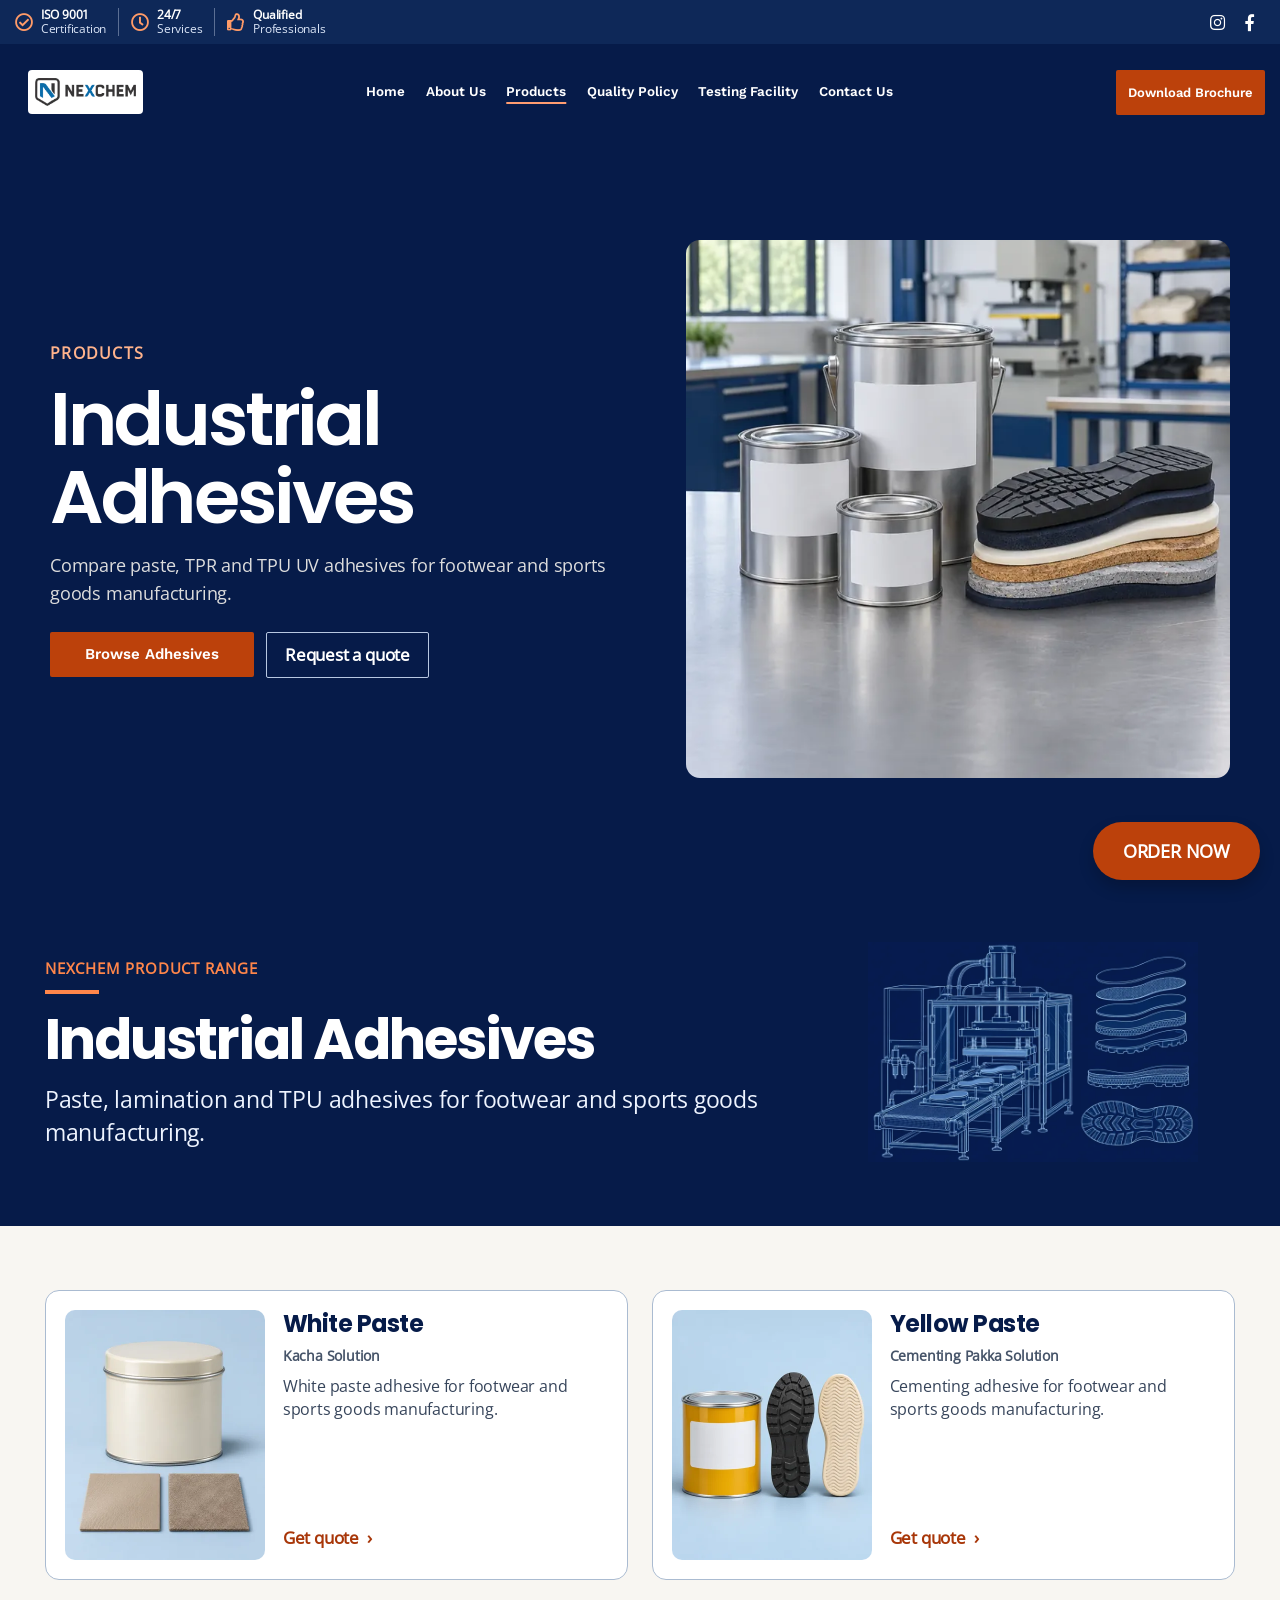
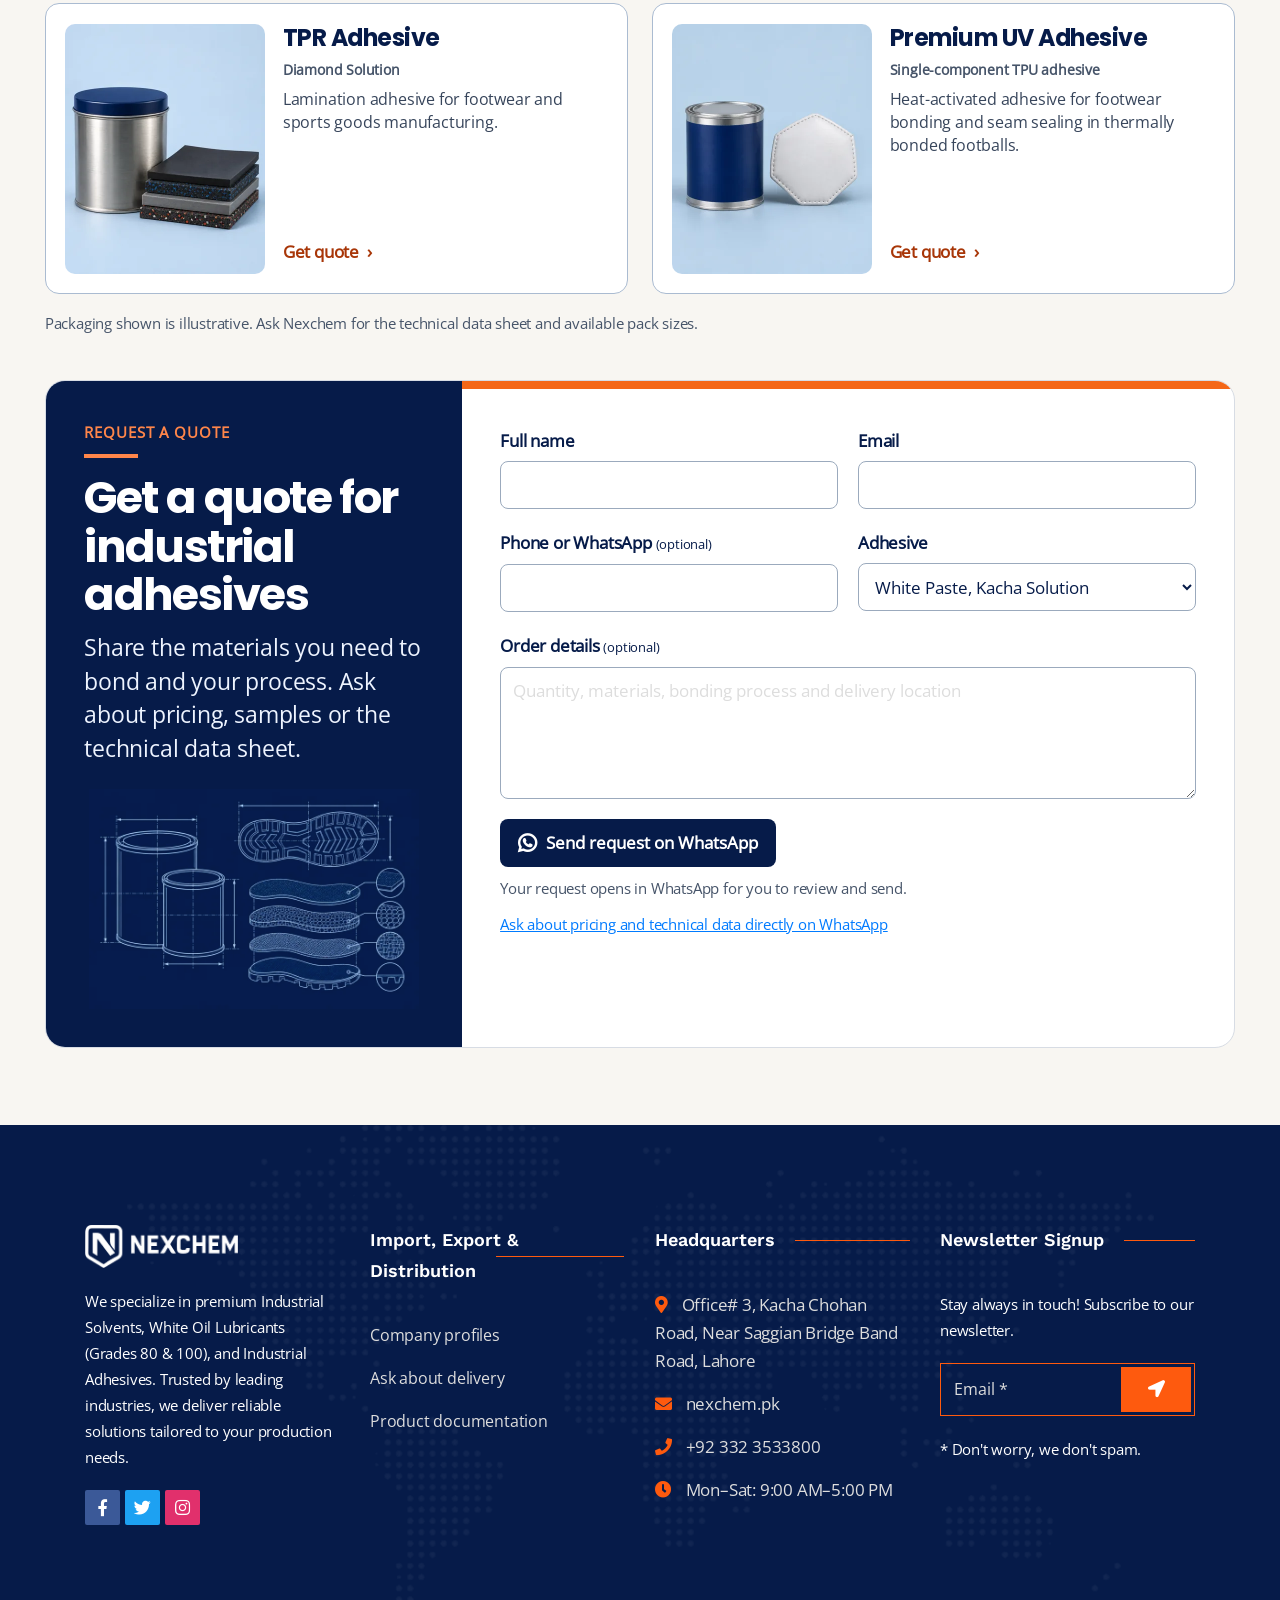
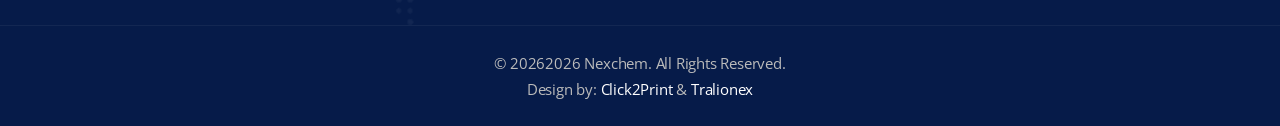
<file: Industrial-Adhesives.html>
<!doctype html>
<!--[if lt IE 7]>      <html class="no-js lt-ie9 lt-ie8 lt-ie7" lang=""> <![endif]-->
<!--[if IE 7]>         <html class="no-js lt-ie9 lt-ie8" lang=""> <![endif]-->
<!--[if IE 8]>         <html class="no-js lt-ie9" lang=""> <![endif]-->
<!--[if gt IE 8]><!-->
<html class="no-js" lang="en-PK">
<!--<![endif]-->

<head>
    <meta charset="utf-8">
    <meta name="viewport" content="width=device-width, initial-scale=1">

    <title>Industrial Adhesives for Footwear | Nexchem Pakistan</title>
    <meta name="description" content="Explore White Paste, Yellow Paste, TPR and TPU UV adhesives for footwear and sports goods manufacturing. Request a quote or technical data sheet.">
    <link rel="canonical" href="https://nexchem.pk/Industrial-Adhesives.html">
    <meta property="og:type" content="website">
    <meta property="og:site_name" content="Nexchem">
    <meta property="og:locale" content="en_PK">
    <meta property="og:title" content="Industrial Adhesives for Footwear | Nexchem Pakistan">
    <meta property="og:description" content="Explore White Paste, Yellow Paste, TPR and TPU UV adhesives for footwear and sports goods manufacturing. Request a quote or technical data sheet.">
    <meta property="og:url" content="https://nexchem.pk/Industrial-Adhesives.html">
    <meta property="og:image" content="https://nexchem.pk/assets/img/optimized/industrial-adhesive-workstation-f4547d0e26.webp">
    <meta name="twitter:card" content="summary_large_image">
    <script type="application/ld+json">{"@context":"https://schema.org","@graph":[{"@type":"CollectionPage","@id":"https://nexchem.pk/Industrial-Adhesives.html#webpage","url":"https://nexchem.pk/Industrial-Adhesives.html","name":"Industrial Adhesives for Footwear | Nexchem Pakistan","description":"Explore White Paste, Yellow Paste, TPR and TPU UV adhesives for footwear and sports goods manufacturing. Request a quote or technical data sheet.","inLanguage":"en-PK","isPartOf":{"@id":"https://nexchem.pk/#website"},"publisher":{"@id":"https://nexchem.pk/#organization"}}]}</script>

    <link rel="shortcut icon" type="image/webp" href="assets/img/optimized/favicons-bdda827057.webp">

    <style data-performance-style="site">@charset "UTF-8";@font-face{font-family:Open Sans;font-style:normal;font-weight:400;font-display:swap;src:url(assets/fonts/open-sans-400-ab72051c10.woff2) format("woff2")}@font-face{font-family:Poppins;font-style:normal;font-weight:500;font-display:swap;src:url(assets/fonts/poppins-500-8fda909c68.woff2) format("woff2")}@font-face{font-family:Poppins;font-style:normal;font-weight:600;font-display:swap;src:url(assets/fonts/poppins-600-03b68c3df1.woff2) format("woff2")}@font-face{font-family:Poppins;font-style:normal;font-weight:700;font-display:swap;src:url(assets/fonts/poppins-700-1aca57cfa3.woff2) format("woff2")}@font-face{font-family:Work Sans;font-style:normal;font-weight:600;font-display:swap;src:url(assets/fonts/work-sans-600-06b3881103.woff2) format("woff2")}@font-face{font-family:"Font Awesome 5 Brands";font-style:normal;font-weight:400;font-display:swap;src:url(assets/fonts/fa-brands-400-subset-baee463d6b.woff2) format("woff2")}@font-face{font-family:"Font Awesome 5 Free";font-style:normal;font-weight:900;font-display:swap;src:url(assets/fonts/fa-solid-900-subset-7ed3237cf4.woff2) format("woff2")}@font-face{font-family:"Font Awesome 5 Free";font-style:normal;font-weight:400;font-display:swap;src:url(assets/fonts/fa-regular-400-subset-265923a7ad.woff2) format("woff2")}@font-face{font-family:dl-construction;font-style:normal;font-weight:400;font-display:swap;src:url(assets/fonts/dl-construction-subset-c28576bf7d.woff2) format("woff2")}.fa,.fab,.far,.fas{-moz-osx-font-smoothing:grayscale;-webkit-font-smoothing:antialiased;display:inline-block;font-style:normal;font-variant:normal;text-rendering:auto;line-height:1}.fa-angle-up:before{content:"\f106"}.fa-arrow-right:before{content:"\f061"}.fa-arrow-up:before{content:"\f062"}.fa-bullseye:before{content:"\f140"}.fa-check-circle:before{content:"\f058"}.fa-chevron-left:before{content:"\f053"}.fa-chevron-right:before{content:"\f054"}.fa-clock:before{content:"\f017"}.fa-cogs:before{content:"\f085"}.fa-database:before{content:"\f1c0"}.fa-envelope:before{content:"\f0e0"}.fa-external-link-alt:before{content:"\f35d"}.fa-facebook-f:before{content:"\f39e"}.fa-fax:before{content:"\f1ac"}.fa-file-alt:before{content:"\f15c"}.fa-flask:before{content:"\f0c3"}.fa-hand-point-right:before{content:"\f0a4"}.fa-headset:before{content:"\f590"}.fa-instagram:before{content:"\f16d"}.fa-layer-group:before{content:"\f5fd"}.fa-leaf:before{content:"\f06c"}.fa-lightbulb:before{content:"\f0eb"}.fa-link:before{content:"\f0c1"}.fa-location-arrow:before{content:"\f124"}.fa-map-marker-alt:before{content:"\f3c5"}.fa-mobile-alt:before{content:"\f3cd"}.fa-phone:before{content:"\f095"}.fa-pinterest:before{content:"\f0d2"}.fa-search:before{content:"\f002"}.fa-thumbs-up:before{content:"\f164"}.fa-truck:before{content:"\f0d1"}.fa-twitter:before{content:"\f099"}.fa-water:before{content:"\f773"}.fa-whatsapp:before{content:"\f232"}.sr-only{border:0;clip:rect(0,0,0,0);height:1px;margin:-1px;overflow:hidden;padding:0;position:absolute;width:1px}.fab{font-family:"Font Awesome 5 Brands"}.far{font-weight:400}.fa,.far,.fas{font-family:"Font Awesome 5 Free"}.fa,.fas{font-weight:900}.animated{-webkit-animation-duration:1s;animation-duration:1s;-webkit-animation-fill-mode:both;animation-fill-mode:both}.animated.infinite{-webkit-animation-iteration-count:infinite;animation-iteration-count:infinite}@-webkit-keyframes fadeIn{0%{opacity:0}to{opacity:1}}@keyframes fadeIn{0%{opacity:0}to{opacity:1}}.fadeIn{-webkit-animation-name:fadeIn;animation-name:fadeIn}@-webkit-keyframes fadeInDown{0%{opacity:0;-webkit-transform:translateY(-20px);transform:translateY(-20px)}to{opacity:1;-webkit-transform:translateY(0);transform:translateY(0)}}@keyframes fadeInDown{0%{opacity:0;-webkit-transform:translateY(-20px);-ms-transform:translateY(-20px);transform:translateY(-20px)}to{opacity:1;-webkit-transform:translateY(0);-ms-transform:translateY(0);transform:translateY(0)}}.fadeInDown{-webkit-animation-name:fadeInDown;animation-name:fadeInDown}@-webkit-keyframes fadeInLeft{0%{opacity:0;-webkit-transform:translateX(-20px);transform:translate(-20px)}to{opacity:1;-webkit-transform:translateX(0);transform:translate(0)}}@keyframes fadeInLeft{0%{opacity:0;-webkit-transform:translateX(-20px);-ms-transform:translateX(-20px);transform:translate(-20px)}to{opacity:1;-webkit-transform:translateX(0);-ms-transform:translateX(0);transform:translate(0)}}.fadeInLeft{-webkit-animation-name:fadeInLeft;animation-name:fadeInLeft}@-webkit-keyframes fadeInRight{0%{opacity:0;-webkit-transform:translateX(20px);transform:translate(20px)}to{opacity:1;-webkit-transform:translateX(0);transform:translate(0)}}@keyframes fadeInRight{0%{opacity:0;-webkit-transform:translateX(20px);-ms-transform:translateX(20px);transform:translate(20px)}to{opacity:1;-webkit-transform:translateX(0);-ms-transform:translateX(0);transform:translate(0)}}.fadeInRight{-webkit-animation-name:fadeInRight;animation-name:fadeInRight}@-webkit-keyframes fadeInUp{0%{opacity:0;-webkit-transform:translateY(10px);transform:translateY(10px)}to{opacity:1;-webkit-transform:translateY(0);transform:translateY(0)}}@keyframes fadeInUp{0%{opacity:0;-webkit-transform:translateY(10px);-ms-transform:translateY(10px);transform:translateY(10px)}to{opacity:1;-webkit-transform:translateY(0);-ms-transform:translateY(0);transform:translateY(0)}}.fadeInUp{-webkit-animation-name:fadeInUp;animation-name:fadeInUp}@-webkit-keyframes fadeOut{0%{opacity:1}to{opacity:0}}@keyframes fadeOut{0%{opacity:1}to{opacity:0}}.fadeOut{-webkit-animation-name:fadeOut;animation-name:fadeOut}:root{--blue:#007bff;--indigo:#6610f2;--purple:#6f42c1;--pink:#e83e8c;--red:#dc3545;--orange:#fd7e14;--yellow:#ffc107;--green:#28a745;--teal:#20c997;--cyan:#17a2b8;--white:#fff;--gray:#6c757d;--gray-dark:#343a40;--primary:#007bff;--secondary:#6c757d;--success:#28a745;--info:#17a2b8;--warning:#ffc107;--danger:#dc3545;--light:#f8f9fa;--dark:#343a40;--breakpoint-xs:0;--breakpoint-sm:576px;--breakpoint-md:768px;--breakpoint-lg:992px;--breakpoint-xl:1200px;--font-family-sans-serif:-apple-system,BlinkMacSystemFont,"Segoe UI",Roboto,"Helvetica Neue",Arial,"Noto Sans",sans-serif,"Apple Color Emoji","Segoe UI Emoji","Segoe UI Symbol","Noto Color Emoji";--font-family-monospace:SFMono-Regular,Menlo,Monaco,Consolas,"Liberation Mono","Courier New",monospace}*,:after,:before{box-sizing:border-box}html{font-family:sans-serif;line-height:1.15;-webkit-text-size-adjust:100%;-webkit-tap-highlight-color:transparent}article,figcaption,figure,footer,header,main,nav,section{display:block}body{margin:0;font-family:-apple-system,BlinkMacSystemFont,Segoe UI,Roboto,Helvetica Neue,Arial,Noto Sans,sans-serif,"Apple Color Emoji","Segoe UI Emoji",Segoe UI Symbol,"Noto Color Emoji";font-size:1rem;font-weight:400;line-height:1.5;color:#212529;text-align:left;background-color:#fff}[tabindex="-1"]:focus:not(:focus-visible){outline:0!important}h1,h2,h3,h4{margin-top:0;margin-bottom:.5rem}p{margin-top:0;margin-bottom:1rem}address{margin-bottom:1rem;font-style:normal;line-height:inherit}dl,ul{margin-top:0;margin-bottom:1rem}ul ul{margin-bottom:0}dt{font-weight:700}dd{margin-bottom:.5rem;margin-left:0}strong{font-weight:bolder}small{font-size:80%}a{color:#007bff;text-decoration:none;background-color:transparent}a:hover{color:#0056b3;text-decoration:underline}a:not([href]){color:inherit;text-decoration:none}a:not([href]):hover{color:inherit;text-decoration:none}figure{margin:0 0 1rem}img{vertical-align:middle;border-style:none}svg{overflow:hidden;vertical-align:middle}table{border-collapse:collapse}caption{padding-top:.75rem;padding-bottom:.75rem;color:#6c757d;text-align:left;caption-side:bottom}label{display:inline-block;margin-bottom:.5rem}button{border-radius:0}button:focus{outline:1px dotted;outline:5px auto -webkit-focus-ring-color}button,input,select,textarea{margin:0;font-family:inherit;font-size:inherit;line-height:inherit}button,input{overflow:visible}button,select{text-transform:none}select{word-wrap:normal}[type=button],[type=submit],button{-webkit-appearance:button}[type=button]:not(:disabled),[type=submit]:not(:disabled),button:not(:disabled){cursor:pointer}[type=button]::-moz-focus-inner,[type=submit]::-moz-focus-inner,button::-moz-focus-inner{padding:0;border-style:none}input[type=date],input[type=time]{-webkit-appearance:listbox}textarea{overflow:auto;resize:vertical}progress{vertical-align:baseline}[type=number]::-webkit-inner-spin-button,[type=number]::-webkit-outer-spin-button{height:auto}[type=search]{outline-offset:-2px;-webkit-appearance:none}[type=search]::-webkit-search-decoration{-webkit-appearance:none}::-webkit-file-upload-button{font:inherit;-webkit-appearance:button}output{display:inline-block}summary{display:list-item;cursor:pointer}[hidden]{display:none!important}.h1,.h2,.h3,.h4,h1,h2,h3,h4{margin-bottom:.5rem;font-weight:500;line-height:1.2}.h1,h1{font-size:2.5rem}.h2,h2{font-size:2rem}.h3,h3{font-size:1.75rem}.h4,h4{font-size:1.5rem}.lead{font-size:1.25rem;font-weight:300}.small,small{font-size:80%;font-weight:400}.list-unstyled{padding-left:0;list-style:none}.figure{display:inline-block}.container{width:100%;padding-right:15px;padding-left:15px;margin-right:auto;margin-left:auto}@media(min-width:576px){.container{max-width:540px}}@media(min-width:768px){.container{max-width:720px}}@media(min-width:992px){.container{max-width:960px}}@media(min-width:1200px){.container{max-width:1140px}}@media(min-width:576px){.container{max-width:540px}}@media(min-width:768px){.container{max-width:720px}}@media(min-width:992px){.container{max-width:960px}}@media(min-width:1200px){.container{max-width:1140px}}.row{display:-ms-flexbox;display:flex;-ms-flex-wrap:wrap;flex-wrap:wrap;margin-right:-15px;margin-left:-15px}.col-lg-3,.col-lg-4,.col-lg-5,.col-lg-6,.col-lg-7,.col-md-5,.col-md-6,.col-sm-6{position:relative;width:100%;padding-right:15px;padding-left:15px}@media(min-width:576px){.col-sm-6{-ms-flex:0 0 50%;flex:0 0 50%;max-width:50%}}@media(min-width:768px){.col-md-5{-ms-flex:0 0 41.666667%;flex:0 0 41.666667%;max-width:41.666667%}.col-md-6{-ms-flex:0 0 50%;flex:0 0 50%;max-width:50%}}@media(min-width:992px){.col-lg-3{-ms-flex:0 0 25%;flex:0 0 25%;max-width:25%}.col-lg-4{-ms-flex:0 0 33.333333%;flex:0 0 33.333333%;max-width:33.333333%}.col-lg-5{-ms-flex:0 0 41.666667%;flex:0 0 41.666667%;max-width:41.666667%}.col-lg-6{-ms-flex:0 0 50%;flex:0 0 50%;max-width:50%}.col-lg-7{-ms-flex:0 0 58.333333%;flex:0 0 58.333333%;max-width:58.333333%}}.table{width:100%;margin-bottom:1rem;color:#212529}.form-control{display:block;width:100%;height:calc(1.5em + .75rem + 2px);padding:.375rem .75rem;font-size:1rem;font-weight:400;line-height:1.5;color:#495057;background-color:#fff;background-clip:padding-box;border:1px solid #ced4da;border-radius:.25rem;transition:border-color .15s ease-in-out,box-shadow .15s ease-in-out}@media(prefers-reduced-motion:reduce){.form-control{transition:none}}.form-control::-ms-expand{background-color:transparent;border:0}.form-control:-moz-focusring{color:transparent;text-shadow:0 0 0 #495057}.form-control:focus{color:#495057;background-color:#fff;border-color:#80bdff;outline:0;box-shadow:0 0 0 .2rem #007bff40}.form-control::-webkit-input-placeholder{color:#6c757d;opacity:1}.form-control::-moz-placeholder{color:#6c757d;opacity:1}.form-control:-ms-input-placeholder{color:#6c757d;opacity:1}.form-control::-ms-input-placeholder{color:#6c757d;opacity:1}.form-control::placeholder{color:#6c757d;opacity:1}.form-control:disabled{background-color:#e9ecef;opacity:1}select.form-control:focus::-ms-value{color:#495057;background-color:#fff}select.form-control[size],textarea.form-control{height:auto}.btn{display:inline-block;font-weight:400;color:#212529;text-align:center;vertical-align:middle;cursor:pointer;-webkit-user-select:none;-moz-user-select:none;-ms-user-select:none;user-select:none;background-color:transparent;border:1px solid transparent;padding:.375rem .75rem;font-size:1rem;line-height:1.5;border-radius:.25rem;transition:color .15s ease-in-out,background-color .15s ease-in-out,border-color .15s ease-in-out,box-shadow .15s ease-in-out}@media(prefers-reduced-motion:reduce){.btn{transition:none}}.btn:hover{color:#212529;text-decoration:none}.btn.focus,.btn:focus{outline:0;box-shadow:0 0 0 .2rem #007bff40}.btn.disabled,.btn:disabled{opacity:.65}a.btn.disabled{pointer-events:none}.btn-link{font-weight:400;color:#007bff;text-decoration:none}.btn-link:hover{color:#0056b3;text-decoration:underline}.btn-link.focus,.btn-link:focus{text-decoration:underline;box-shadow:none}.btn-link.disabled,.btn-link:disabled{color:#6c757d;pointer-events:none}.fade{transition:opacity .15s linear}@media(prefers-reduced-motion:reduce){.fade{transition:none}}.fade:not(.show){opacity:0}.collapse:not(.show){display:none}.collapsing{position:relative;height:0;overflow:hidden;transition:height .35s ease}@media(prefers-reduced-motion:reduce){.collapsing{transition:none}}.dropdown-toggle{white-space:nowrap}.dropdown-toggle:after{display:inline-block;margin-left:.255em;vertical-align:.255em;content:"";border-top:.3em solid;border-right:.3em solid transparent;border-bottom:0;border-left:.3em solid transparent}.dropdown-toggle:empty:after{margin-left:0}.dropdown-menu{position:absolute;top:100%;left:0;z-index:1000;display:none;float:left;min-width:10rem;padding:.5rem 0;margin:.125rem 0 0;font-size:1rem;color:#212529;text-align:left;list-style:none;background-color:#fff;background-clip:padding-box;border:1px solid rgba(0,0,0,.15);border-radius:.25rem}.dropdown-menu-left{right:auto;left:0}.dropdown-menu-right{right:0;left:auto}@media(min-width:576px){.dropdown-menu-sm-left{right:auto;left:0}.dropdown-menu-sm-right{right:0;left:auto}}@media(min-width:768px){.dropdown-menu-md-left{right:auto;left:0}.dropdown-menu-md-right{right:0;left:auto}}@media(min-width:992px){.dropdown-menu-lg-left{right:auto;left:0}.dropdown-menu-lg-right{right:0;left:auto}}@media(min-width:1200px){.dropdown-menu-xl-left{right:auto;left:0}.dropdown-menu-xl-right{right:0;left:auto}}.dropdown-divider{height:0;margin:.5rem 0;overflow:hidden;border-top:1px solid #e9ecef}.dropdown-item{display:block;width:100%;padding:.25rem 1.5rem;clear:both;font-weight:400;color:#212529;text-align:inherit;white-space:nowrap;background-color:transparent;border:0}.dropdown-item:focus,.dropdown-item:hover{color:#16181b;text-decoration:none;background-color:#f8f9fa}.dropdown-item.active,.dropdown-item:active{color:#fff;text-decoration:none;background-color:#007bff}.dropdown-item.disabled,.dropdown-item:disabled{color:#6c757d;pointer-events:none;background-color:transparent}.dropdown-menu.show{display:block}.dropdown-header{display:block;padding:.5rem 1.5rem;margin-bottom:0;font-size:.875rem;color:#6c757d;white-space:nowrap}.dropdown-item-text{display:block;padding:.25rem 1.5rem;color:#212529}.dropdown-toggle-split{padding-right:.5625rem;padding-left:.5625rem}.dropdown-toggle-split:after{margin-left:0}.nav{display:-ms-flexbox;display:flex;-ms-flex-wrap:wrap;flex-wrap:wrap;padding-left:0;margin-bottom:0;list-style:none}.card{position:relative;display:-ms-flexbox;display:flex;-ms-flex-direction:column;flex-direction:column;min-width:0;word-wrap:break-word;background-color:#fff;background-clip:border-box;border:1px solid rgba(0,0,0,.125);border-radius:.25rem}.card-body{-ms-flex:1 1 auto;flex:1 1 auto;min-height:1px;padding:1.25rem}.card-header{padding:.75rem 1.25rem;margin-bottom:0;background-color:#00000008;border-bottom:1px solid rgba(0,0,0,.125)}.card-header:first-child{border-radius:calc(.25rem - 1px) calc(.25rem - 1px) 0 0}.accordion>.card{overflow:hidden}.accordion>.card:not(:last-of-type){border-bottom:0;border-bottom-right-radius:0;border-bottom-left-radius:0}.accordion>.card:not(:first-of-type){border-top-left-radius:0;border-top-right-radius:0}.accordion>.card>.card-header{border-radius:0;margin-bottom:-1px}.badge{display:inline-block;padding:.25em .4em;font-size:75%;font-weight:700;line-height:1;text-align:center;white-space:nowrap;vertical-align:baseline;border-radius:.25rem;transition:color .15s ease-in-out,background-color .15s ease-in-out,border-color .15s ease-in-out,box-shadow .15s ease-in-out}@media(prefers-reduced-motion:reduce){.badge{transition:none}}a.badge:focus,a.badge:hover{text-decoration:none}.badge:empty{display:none}.btn .badge{position:relative;top:-1px}.progress{display:-ms-flexbox;display:flex;height:1rem;overflow:hidden;font-size:.75rem;background-color:#e9ecef;border-radius:.25rem}.media{display:-ms-flexbox;display:flex;-ms-flex-align:start;align-items:flex-start}.close{float:right;font-size:1.5rem;font-weight:700;line-height:1;color:#000;text-shadow:0 1px 0 #fff;opacity:.5}.close:hover{color:#000;text-decoration:none}.close:not(:disabled):not(.disabled):focus,.close:not(:disabled):not(.disabled):hover{opacity:.75}button.close{padding:0;background-color:transparent;border:0;-webkit-appearance:none;-moz-appearance:none;appearance:none}a.close.disabled{pointer-events:none}.carousel{position:relative}.bg-light{background-color:#f8f9fa!important}a.bg-light:focus,a.bg-light:hover,button.bg-light:focus,button.bg-light:hover{background-color:#dae0e5!important}.bg-dark{background-color:#343a40!important}a.bg-dark:focus,a.bg-dark:hover,button.bg-dark:focus,button.bg-dark:hover{background-color:#1d2124!important}.border{border:1px solid #dee2e6!important}.border-top{border-top:1px solid #dee2e6!important}.border-right{border-right:1px solid #dee2e6!important}.border-bottom{border-bottom:1px solid #dee2e6!important}.border-left{border-left:1px solid #dee2e6!important}.rounded{border-radius:.25rem!important}.clearfix:after{display:block;clear:both;content:""}.d-flex{display:-ms-flexbox!important;display:flex!important}.flex-wrap{-ms-flex-wrap:wrap!important;flex-wrap:wrap!important}.justify-content-center{-ms-flex-pack:center!important;justify-content:center!important}.align-items-center{-ms-flex-align:center!important;align-items:center!important}.sr-only{position:absolute;width:1px;height:1px;padding:0;margin:-1px;overflow:hidden;clip:rect(0,0,0,0);white-space:nowrap;border:0}.shadow-sm{box-shadow:0 .125rem .25rem #00000013!important}.mb-0{margin-bottom:0!important}.mb-3{margin-bottom:1rem!important}.mb-4{margin-bottom:1.5rem!important}.p-4{padding:1.5rem!important}.py-4{padding-top:1.5rem!important}.py-4{padding-bottom:1.5rem!important}.py-5{padding-top:3rem!important}.py-5{padding-bottom:3rem!important}.text-wrap{white-space:normal!important}.text-left{text-align:left!important}.text-center{text-align:center!important}.text-white{color:#fff!important}.text-primary{color:#007bff!important}a.text-primary:focus,a.text-primary:hover{color:#0056b3!important}.text-muted{color:#6c757d!important}.visible{visibility:visible!important}@media print{*,:after,:before{text-shadow:none!important;box-shadow:none!important}a:not(.btn){text-decoration:underline}img{page-break-inside:avoid}h2,h3,p{orphans:3;widows:3}h2,h3{page-break-after:avoid}@page{size:a3}body,.container{min-width:992px!important}.badge{border:1px solid #000}.table{border-collapse:collapse!important}}.dl{font-family:dl-construction!important;speak:none;font-style:normal;font-weight:400;font-variant:normal;text-transform:none;-webkit-font-smoothing:antialiased;-moz-osx-font-smoothing:grayscale}.dl-d-printer-2:before{content:"\e901"}.dl-conveyor-6:before{content:"\e90b"}.dl-factory-1:before{content:"\e90e"}.dl-factory-3:before{content:"\e910"}.dl-factory-4:before{content:"\e911"}.dl-industrial-robot-9:before{content:"\e922"}.dl-industrial-robot-18:before{content:"\e92b"}.dl-loader:before{content:"\e931"}.dl-meter-2:before{content:"\e935"}.dl-refinery:before{content:"\e939"}.dl-stock:before{content:"\e93b"}.dl-welder-1:before{content:"\e949"}.slick-slider{position:relative;display:block;box-sizing:border-box;-webkit-user-select:none;-moz-user-select:none;-ms-user-select:none;user-select:none;-webkit-touch-callout:none;-khtml-user-select:none;-ms-touch-action:pan-y;touch-action:pan-y;-webkit-tap-highlight-color:transparent}.slick-list{position:relative;display:block;overflow:hidden;margin:0;padding:0}.slick-list:focus{outline:0}.slick-slider .slick-list,.slick-slider .slick-track{-webkit-transform:translate3d(0,0,0);-moz-transform:translate3d(0,0,0);-ms-transform:translate3d(0,0,0);-o-transform:translate3d(0,0,0);transform:translateZ(0)}.slick-track{position:relative;top:0;left:0;display:block;margin-left:auto;margin-right:auto}.slick-track:after,.slick-track:before{display:table;content:""}.slick-track:after{clear:both}.slick-loading .slick-track{visibility:hidden}.slick-slide{display:none;float:left;height:100%;min-height:1px}.slick-slide img{display:block}.slick-slide.slick-loading img{display:none}.slick-initialized .slick-slide{display:block}.slick-loading .slick-slide{visibility:hidden}.slick-vertical .slick-slide{display:block;height:auto;border:1px solid transparent}.slick-arrow.slick-hidden{display:none}.odometer.odometer-auto-theme,.odometer.odometer-theme-default,.odometer.odometer-auto-theme .odometer-digit,.odometer.odometer-theme-default .odometer-digit{display:inline-block;vertical-align:middle;*vertical-align:auto;*zoom:1;*display:inline;position:relative}.odometer.odometer-auto-theme .odometer-digit .odometer-digit-spacer,.odometer.odometer-theme-default .odometer-digit .odometer-digit-spacer{display:inline-block;vertical-align:middle;*vertical-align:auto;*zoom:1;*display:inline;visibility:hidden}.odometer.odometer-auto-theme .odometer-digit .odometer-digit-inner,.odometer.odometer-theme-default .odometer-digit .odometer-digit-inner{text-align:left;display:block;position:absolute;inset:0;overflow:hidden}.odometer.odometer-auto-theme .odometer-digit .odometer-ribbon,.odometer.odometer-theme-default .odometer-digit .odometer-ribbon{display:block}.odometer.odometer-auto-theme .odometer-digit .odometer-ribbon-inner,.odometer.odometer-theme-default .odometer-digit .odometer-ribbon-inner{display:block;-webkit-backface-visibility:hidden}.odometer.odometer-auto-theme .odometer-digit .odometer-value,.odometer.odometer-theme-default .odometer-digit .odometer-value{display:block;-webkit-transform:translateZ(0)}.odometer.odometer-auto-theme .odometer-digit .odometer-value.odometer-last-value,.odometer.odometer-theme-default .odometer-digit .odometer-value.odometer-last-value{position:absolute}.odometer.odometer-auto-theme.odometer-animating-up .odometer-ribbon-inner,.odometer.odometer-theme-default.odometer-animating-up .odometer-ribbon-inner{-webkit-transition:-webkit-transform 2s;-moz-transition:-moz-transform 2s;-ms-transition:-ms-transform 2s;-o-transition:-o-transform 2s;transition:transform 2s}.odometer.odometer-auto-theme.odometer-animating-up.odometer-animating .odometer-ribbon-inner,.odometer.odometer-theme-default.odometer-animating-up.odometer-animating .odometer-ribbon-inner,.odometer.odometer-auto-theme.odometer-animating-down .odometer-ribbon-inner,.odometer.odometer-theme-default.odometer-animating-down .odometer-ribbon-inner{-webkit-transform:translateY(-100%);-moz-transform:translateY(-100%);-ms-transform:translateY(-100%);-o-transform:translateY(-100%);transform:translateY(-100%)}.odometer.odometer-auto-theme.odometer-animating-down.odometer-animating .odometer-ribbon-inner,.odometer.odometer-theme-default.odometer-animating-down.odometer-animating .odometer-ribbon-inner{-webkit-transition:-webkit-transform 2s;-moz-transition:-moz-transform 2s;-ms-transition:-ms-transform 2s;-o-transition:-o-transform 2s;transition:transform 2s;-webkit-transform:translateY(0);-moz-transform:translateY(0);-ms-transform:translateY(0);-o-transform:translateY(0);transform:translateY(0)}.odometer.odometer-auto-theme,.odometer.odometer-theme-default{font-family:Helvetica Neue,sans-serif;line-height:1.1em}.odometer.odometer-auto-theme .odometer-value,.odometer.odometer-theme-default .odometer-value{text-align:center}.slider-content-wrap{min-height:clamp(400px,62vh,580px);padding-block:56px}.dl-slider .overlay{background-color:#00000085;width:100%;height:100%;position:absolute;left:0;top:0;z-index:-1}.dl-slider .bg-img{display:block;background-repeat:no-repeat;-webkit-background-size:cover;background-size:cover;background-position:center center;width:100%;height:100%;position:absolute;left:0;top:0;overflow:hidden;z-index:-1}.dl-slider .dl-caption{color:#fff;font-family:Poppins,sans-serif}.dl-slider .dl-caption .inner-layer{display:inline-block;overflow:hidden}.dl-slider .dl-caption.medium{font-size:15px;font-family:Poppins,sans-serif;line-height:26px;font-weight:500;color:#fffc;letter-spacing:0;text-transform:capitalize;visibility:inherit;transition:none 0s ease 0s;text-align:inherit;border-width:0px;margin:0 0 20px;padding:0;min-height:0px;min-width:0px;max-height:none;max-width:none;opacity:1}.dl-slider .dl-caption.big{font-size:56px;line-height:66px;font-weight:600;color:#fff;letter-spacing:-1px}.dl-slider .slider-content{position:relative}.dl-slider .dl-caption.small{font-family:Source Sans Pro,sans-serif;font-size:16px;font-weight:400;letter-spacing:-.2px;line-height:26px;color:#fff;margin-top:5px}.dl-slider .dl-btn-group{margin-top:25px;overflow:hidden}.dl-slider .default-btn{display:inline-block;background:#bc410b;color:#fff;font-family:Work Sans,sans-serif;font-size:15px;font-weight:600;text-transform:capitalize;height:45px;line-height:45px;padding:0 35px;letter-spacing:0;border-radius:2px;overflow:hidden;position:relative;transition:all ease .7s;-moz-transition:all ease .7s;-webkit-transition:all ease .7s;-ms-transition:all ease .7s;-o-transition:all ease .7s;z-index:1}.dl-slider .default-btn:hover{color:#fff}.dl-slider .default-btn span{background:#061b49 none repeat scroll 0 0;border-radius:50%;display:block;height:0;position:absolute;transform:translate(-50%,-50%);-moz-transform:translate(-50%,-50%);-webkit-transform:translate(-50%,-50%);-ms-transform:translate(-50%,-50%);-o-transform:translate(-50%,-50%);transition:width .6s ease 0s,height .6s ease 0s;-moz-transition:width .6s ease 0s,height .6s ease 0s;-webkit-transition:width .6s ease 0s,height .6s ease 0s;-ms-transition:width .6s ease 0s,height .6s ease 0s;-o-transition:width .6s ease 0s,height .6s ease 0s;width:0;z-index:-1}.dl-slider .default-btn:hover span{height:562.5px;width:562.5px}@media only screen and (max-width:992px){.slider-content-wrap{min-height:400px}.dl-slider .dl-caption.medium{font-size:12px}.dl-slider .dl-caption.big{font-size:28px;line-height:30px;letter-spacing:-1px}.dl-slider .dl-caption.small{font-size:12px;line-height:20px}.dl-slider .dl-btn-group{margin-top:10px}}@media only screen and (max-width:520px){.dl-slider .dl-caption.big{font-size:24px;letter-spacing:-.5px}.dl-slider .dl-caption.small br{display:none}}.dl-slider .slick-dots{width:100%;height:auto;text-align:center;position:absolute;left:0;bottom:20px;margin:0;list-style:none}.dl-slider .slick-dots li{display:inline-block;margin:0 6px}.dl-slider .slick-dots li button{background-color:#ffffffb3;width:8px;height:8px;border-radius:50%;overflow:hidden;text-indent:-99999px;padding:0;transition:all .3s ease-in-out;cursor:pointer}.dl-slider .slick-dots li button:focus-visible{outline:2px solid #fff;outline-offset:3px}.dl-slider .slick-dots li.slick-active button{background-color:#fe5a0e;transition:all .3s ease-in-out}.dl-slider .slick-arrow{background-color:#0006;color:#ddd;font-size:14px;width:45px;height:45px;line-height:45px;border-radius:50%;position:absolute;left:0;top:50%;transform:translateY(-50%);text-align:center;z-index:1;cursor:pointer;transition:all .3s ease-in-out}.dl-slider .slick-arrow.slick-next{left:auto;right:0}@media(max-width:1199px){.dl-slider .slick-arrow{top:auto;bottom:10px;left:15px;transform:none}.dl-slider .slick-arrow.slick-next{left:auto;right:15px}}.dl-slider .slick-arrow:hover{background-color:#000c;color:#fff;transition:all .3s ease-in-out}*{padding:0;margin:0}body{background-color:#fff;font-family:Open Sans,sans-serif;font-size:17px;line-height:28px;color:#536d7a;font-weight:400;letter-spacing:-.2px;position:relative;overflow-x:hidden}h1,h2,h3,h4{font-family:Poppins,sans-serif;-webkit-font-smoothing:antialiased;color:#263a4f}h1{font-size:45px;font-weight:400;line-height:55px;margin:0 0 10px;color:#263a4f}h2{font-size:32px;line-height:42px;color:#263a4f;margin:0 0 10px;font-weight:600;letter-spacing:-1px}h3,h4{margin:0 0 10px;font-weight:400;line-height:1.7;color:#263a4f;letter-spacing:-.5px}h3{font-size:20px}h4{font-size:16px}img{height:auto;border:none;outline:none;max-width:100%}ul{display:block;list-style:none;padding:0;margin:0}p{font-size:15px;line-height:26px;margin-bottom:15px}a,a:hover{text-decoration:none}a:focus{outline:0;text-decoration:none}input::-webkit-input-placeholder,textarea::-webkit-input-placeholder{color:#ddd!important}input:-moz-placeholder,textarea:-moz-placeholder{color:#ddd!important}input::-moz-placeholder,textarea::-moz-placeholder{color:#ddd!important}input:-ms-input-placeholder,textarea:-ms-input-placeholder{color:#ddd!important}button{border:none;background:none}::-webkit-scrollbar{width:8px;height:8px}::-webkit-scrollbar-thumb{cursor:pointer;background:#fe5a0e}::selection{background-color:#fe5a0e;color:#fff}::-moz-selection{background-color:#fe5a0e;color:#fff}.padding{padding:100px 0}.bg-grey{background-color:#f9f9f9}.bg-dark{background-color:#061b49!important}.bd-bottom{border-bottom:2px solid #eeeeee}.bd-right{border-right:2px solid #eeeeee}.mb-20{margin-bottom:20px}.mb-40{margin-bottom:40px}.mb-50{margin-bottom:50px}.mt-20{margin-top:20px}.mt-50{margin-top:50px}.loaded .site-preloader-wrap{opacity:0;visibility:hidden}.site-preloader-wrap{display:none;position:fixed;z-index:999;height:100%;width:100%;background:#fff;top:0;left:0}.site-preloader-wrap .spinner{background-color:#fe5a0e;position:absolute;left:50%;top:50%;margin-left:-20px;margin-top:-20px}.spinner{width:40px;height:40px;border-radius:100%;-webkit-animation:sk-scaleout 1s infinite ease-in-out;animation:sk-scaleout 1s infinite ease-in-out}@-webkit-keyframes sk-scaleout{0%{-webkit-transform:scale(0)}to{-webkit-transform:scale(1);opacity:0}}@keyframes sk-scaleout{0%{-webkit-transform:scale(0);transform:scale(0)}to{-webkit-transform:scale(1);transform:scale(1);opacity:0}}.default-btn{display:inline-block;background:#bc410b;color:#fff;font-family:Work Sans,sans-serif;font-size:15px;font-weight:600;text-transform:capitalize;height:45px;line-height:45px;padding:0 35px;letter-spacing:0;border-radius:2px;overflow:hidden;position:relative;transition:all ease .7s;-moz-transition:all ease .7s;-webkit-transition:all ease .7s;-ms-transition:all ease .7s;-o-transition:all ease .7s;z-index:1}.default-btn:hover{color:#fff}.default-btn span{background:#061b49 none repeat scroll 0 0;border-radius:50%;display:block;height:0;position:absolute;transform:translate(-50%,-50%);-moz-transform:translate(-50%,-50%);-webkit-transform:translate(-50%,-50%);-ms-transform:translate(-50%,-50%);-o-transform:translate(-50%,-50%);transition:width .6s ease 0s,height .6s ease 0s;-moz-transition:width .6s ease 0s,height .6s ease 0s;-webkit-transition:width .6s ease 0s,height .6s ease 0s;-ms-transition:width .6s ease 0s,height .6s ease 0s;-o-transition:width .6s ease 0s,height .6s ease 0s;width:0;z-index:-1}.default-btn:hover span{height:562.5px;width:562.5px}.section-heading h2{font-family:"Poppins",Sans-serif;font-size:42px;font-weight:600;line-height:48px;letter-spacing:-1px;text-transform:capitalize;color:#263a4f;margin:0 0 20px}.section-heading .sub-heading,.section-heading h4{font-family:"Poppins",Sans-serif;font-size:15px;font-weight:600;text-transform:capitalize;letter-spacing:0px;color:#ad3d0c;margin:0 0 15px}.slick-initialized .slick-slide{height:auto}.slick-slide:focus{outline:none}.nav-style .slick-arrow{width:40px;height:40px;line-height:40px;font-size:16px;color:#333;text-align:center;position:absolute;left:-40px;top:50%;transform:translateY(-50%);cursor:pointer;z-index:10}.nav-style .slick-arrow.right{left:auto;right:-40px}@media(max-width:1199px){.nav-style .slick-arrow{left:0}.nav-style .slick-arrow.right{left:auto;right:0}}a,a:hover,img,.form-control,.form-control:hover,button{-webkit-transition:all .5s;-o-transition:all .5s;transition:all .5s}#scrollup{width:45px;height:45px;position:fixed;bottom:30px;right:30px;overflow:hidden;z-index:999}.scroll-to-top{width:100%;height:100%;text-align:center;background-color:#fe5a0e;font-size:10px;padding:0;line-height:40px;color:#fff;border-radius:50%;text-decoration:none;transform:translateY(150%);transition:all .3s ease-in-out}#scrollup.show{opacity:1}#scrollup.show .scroll-to-top{transform:translateY(0);transition:all .3s ease-in-out}.scroll-to-top:hover{color:#fff;text-decoration:none;opacity:.8;transition:all .3s ease-in-out}.scroll-to-top:focus{outline:none}.header{background-color:#fff;width:100%;height:auto;display:block}.header ul{margin:0;padding:0;list-style:none}.mobile-menu-icon{display:none}.burger-menu{width:20px;height:17px;display:flex;flex-direction:column;justify-content:space-between;cursor:pointer;-webkit-transition:transform .33s ease-out;-moz-transition:transform .33s ease-out;-o-transition:transform .33s ease-out;transition:transform .33s ease-out}.burger-menu.menu-open{-webkit-transform:rotate(-45deg);-moz-transform:rotate(-45deg);-o-transform:rotate(-45deg);transform:rotate(-45deg)}.line-menu{background-color:#222;border-radius:2px;width:100%;height:3px}.line-menu.line-half{width:50%}.line-menu.first-line{transition:transform .33s cubic-bezier(.54,-.81,.57,.57);transform-origin:right}.menu-open .line-menu.first-line{-webkit-transform:rotate(-90deg) translateX(3px);-moz-transform:rotate(-90deg) translateX(3px);-o-transform:rotate(-90deg) translateX(3px);transform:rotate(-90deg) translate(3px)}.line-menu.last-line{align-self:flex-end;transition:transform .33s cubic-bezier(.54,-.81,.57,.57);transform-origin:left}.menu-open .line-menu.last-line{-webkit-transform:rotate(-90deg) translateX(-3px);-moz-transform:rotate(-90deg) translateX(-3px);-o-transform:rotate(-90deg) translateX(-3px);transform:rotate(-90deg) translate(-3px)}.header-menu-wrap ul{margin:0;padding:0;list-style:none}.header-menu-wrap ul li{display:inline-block;position:relative}.header-menu-wrap ul li>a{font-family:Work Sans,sans-serif;display:block;font-size:16px;letter-spacing:0;text-transform:capitalize;font-weight:600;color:#061b49;padding:0 15px;height:80px;line-height:80px;text-decoration:none;-webkit-font-smoothing:antialiased}.header-menu-wrap ul li:hover>a{color:#fe5a0e}.header-menu-wrap li ul{background-color:#fff;display:block;width:250px;padding:30px 0;-webkit-box-shadow:0px 50px 100px 0px rgba(64,1,4,.1),0px -6px 0px 0px rgba(248,99,107,.004);box-shadow:0 50px 100px #4001041a,0 -6px #f8636b01;position:absolute;left:-35px;top:100%;opacity:0;visibility:hidden;z-index:0;-webkit-transition:opacity .5s ease,visibility .5s ease;-o-transition:opacity .5s ease,visibility .5s ease;transition:opacity .5s ease,visibility .5s ease}.header-menu-wrap li:hover>ul{opacity:1;visibility:visible;z-index:99}.header-menu-wrap li li{display:block;padding:0 35px;margin-bottom:5px;text-align:left;position:relative}.header-menu-wrap li li:last-child{margin:0}.header-menu-wrap li li>a{font-family:Open Sans,sans-serif;display:block;height:auto;line-height:inherit;color:#061b49;font-weight:400;letter-spacing:0;line-height:1.8;text-transform:capitalize;padding:1px 7px;font-size:14px;-webkit-font-smoothing:antialiased}.header-menu-wrap li li:hover>a{color:#fe5a0e;background-color:#f9f9f9}.header-menu-wrap li ul li ul{width:250px;position:absolute;left:100%;top:0}@media(min-width:993px){.header-menu-wrap li ul{display:block!important}}@media(max-width:992px){#page.site{margin-top:0!important}.dropdown-plus{width:49px;height:49px;line-height:49px;position:absolute;top:0;right:0;cursor:pointer}.dropdown-plus:before,.dropdown-plus:after{position:absolute;content:"";top:21px;right:10px;width:13px;height:1px;background-color:#222}.dropdown-plus:after{-webkit-transform:rotate(90deg);-moz-transform:rotate(90deg);-o-transform:rotate(90deg);transform:rotate(90deg)}.dropdown-plus.dropdown-open:after{display:none}.mobile-menu-icon{display:block}.header-menu-wrap{display:none;background-color:#fff;width:100%;height:auto;padding:0 20px;position:absolute;left:0;top:100%;z-index:999}.header-menu-wrap ul li{display:block;border-bottom:1px solid rgba(0,0,0,.04);padding:11px 0;margin:0}.header-menu-wrap ul li:first-child{border-top:1px solid rgba(0,0,0,.04)}.header-menu-wrap ul li>a{padding:10px 15px;height:inherit;line-height:inherit}.header-menu-wrap li li:hover>a{background-color:transparent}.header-menu-wrap ul li ul li ul,.header-menu-wrap ul li ul{background-color:transparent;width:100%;opacity:1;padding:11px 0 0;visibility:visible;position:inherit;display:none;top:inherit;left:inherit;box-shadow:none}.header-menu-wrap li li{padding-left:11px}.header-menu-wrap li li:last-child{border-bottom:none;padding-bottom:0}.header-menu-wrap li li>a{color:#061b49;font-size:13px}.header-menu-wrap li li:hover>a{color:#666}.primary-header-two .header-right a.header-btn{margin:0}}.primary-header-inner .header-right{display:flex;align-items:center;line-height:80px;margin-left:20px}.header-right .mobile-menu-icon{margin-left:20px}.header-right a.header-btn{display:inline-block;background:#bc410b;color:#fff;font-family:Work Sans,sans-serif;font-size:15px;font-weight:600;text-transform:capitalize;height:45px;line-height:45px;padding:0 35px;letter-spacing:0;border-radius:2px;overflow:hidden;position:relative;margin-left:20px;transition:all ease .7s;-moz-transition:all ease .7s;-webkit-transition:all ease .7s;-ms-transition:all ease .7s;-o-transition:all ease .7s;z-index:1}.header-right a.header-btn:hover{color:#fff}.header-right a.header-btn span{background:#061b49 none repeat scroll 0 0;border-radius:50%;display:block;height:0;position:absolute;transform:translate(-50%,-50%);-moz-transform:translate(-50%,-50%);-webkit-transform:translate(-50%,-50%);-ms-transform:translate(-50%,-50%);-o-transform:translate(-50%,-50%);transition:width .6s ease 0s,height .6s ease 0s;-moz-transition:width .6s ease 0s,height .6s ease 0s;-webkit-transition:width .6s ease 0s,height .6s ease 0s;-ms-transition:width .6s ease 0s,height .6s ease 0s;-o-transition:width .6s ease 0s,height .6s ease 0s;width:0;z-index:-1}.header-right a.header-btn:hover span{height:562.5px;width:562.5px}.primary-header-inner{display:flex;align-items:center;justify-content:space-between;position:relative}.viewport-lg .primary-header .header-menu-wrap{display:block!important}.header-two{position:relative}.header-two .primary-header{width:100%;position:relative;background-color:#061b49;z-index:9}.header-two .primary-header-inner{background-color:#061b49;padding:0 20px}.primary-header-two .header-menu-wrap ul li>a{color:#fff;padding-right:30px;padding-left:0}.primary-header-two .header-menu-wrap ul li>a:hover{color:#fe5a0e}.primary-header-two .header-menu-wrap li li>a{color:#061b49}.primary-header-two .header-menu-wrap li li:hover>a:hover{color:#fe5a0e}.primary-header-two .header-menu-wrap li ul{left:-20px}.primary-header-two .header-menu-wrap li ul li ul{left:100%}@media(max-width:992px){.header-two{border:none}.header-two .primary-header{position:relative}.header-two .primary-header-inner{padding:20px 0}.primary-header-inner{padding:0}.primary-header-two .primary-header-inner .header-right{margin-left:0;justify-content:center;width:100%}.primary-header-two .header-right .mobile-menu-icon{margin-left:auto}.primary-header-two .header-right .line-menu{background-color:#fff}.primary-header-two .header-menu-wrap ul li ul li ul,.primary-header-two .header-menu-wrap ul li ul{left:inherit}.primary-header-two .header-menu-wrap li li:hover>a,.primary-header-two .header-menu-wrap li li>a,.primary-header-two .header-menu-wrap ul li>a{color:#061b49}}@media(max-width:992px){.header-menu-wrap{top:100%}}#dl-popup-search-box{background-color:#000000f2;position:fixed;width:100%;height:100%;top:-20em;left:0;right:0;white-space:nowrap;z-index:9999;opacity:0;visibility:hidden;-webkit-transition:.5s ease all;-moz-transition:.5s ease all;transition:.5s ease all}.box-inner-wrap:hover{cursor:url(assets/img/optimized/cross-6c738c932d.webp),auto}#dl-popup-search-box.toggled{top:0;opacity:1;visibility:visible}#dl-popup-search-box .box-inner-wrap{width:100%;height:100%}#dl-popup-search-box .box-inner-wrap form{position:relative;margin:0 auto}#dl-popup-search-box .box-inner-wrap input{width:90%;padding:0 0 .125em;background:transparent;border:none;border-bottom:3px solid #222;font-size:3em;color:#ddd;margin-right:15px}#dl-popup-search-box .box-inner-wrap input::-webkit-input-placeholder{color:#444!important}#dl-popup-search-box .box-inner-wrap input:-ms-input-placeholder{color:#444!important}#dl-popup-search-box .box-inner-wrap input::placeholder{color:#444!important}#dl-popup-search-box .box-inner-wrap input:focus{outline:none}#dl-popup-search-box .box-inner-wrap button{position:absolute;display:block;width:10%;right:0;top:0;background:transparent;border:none;color:#444;font-size:3em;-webkit-transition:.5s ease all;-moz-transition:.5s ease all;transition:.5s ease all;height:100%}#dl-popup-search-box .box-inner-wrap button:hover{color:#ddd}#dl-popup-search-box .box-inner-wrap button:focus{outline:none}@media screen and (max-width:600px){#dl-popup-search-box .box-inner-wrap form{width:90%}#dl-popup-search-box .box-inner-wrap input,#dl-popup-search-box .box-inner-wrap button{font-size:3em}}:root{--site-hero-min-height: clamp(640px, max(82vh, 49.5vw), 900px);--site-hero-title-size: clamp(52px, 5.85vw, 112px)}@media(max-width:767px){:root{--site-hero-min-height: clamp(624px, calc(1140px - 125vw) , 740px);--site-hero-title-size: clamp(38px, 8vw, 58px)}}.page-header.padding{min-height:var(--site-hero-min-height);display:flex;align-items:center;padding-block:clamp(32px,5vw,72px)}.page-header{background-image:url(assets/img/optimized/page-header-48f47b9f14.webp);background-repeat:no-repeat;background-position:center center;background-size:cover;width:100%;position:relative;z-index:1}.page-header .overlay{background-color:#061b49cc;width:100%;height:100%;position:absolute;left:0;top:0;z-index:-1}.page-header .page-content p{max-width:68ch;margin-inline:auto}.page-header.page-hero{background:#061b49}.page-hero .page-hero-grid{display:grid;grid-template-columns:minmax(0,1fr) minmax(0,.95fr);align-items:center;gap:clamp(24px,5vw,80px);max-width:1530px;padding-inline:clamp(20px,4vw,50px)}.page-hero .page-hero-label{color:#ffb38c;font-weight:700;letter-spacing:.08em;text-transform:uppercase;margin:0 0 14px;font-size:clamp(15px,1.25vw,22px)}.page-hero .page-content h1{font-size:var(--site-hero-title-size);font-weight:600;line-height:1.04;letter-spacing:-.045em;margin:0 0 16px;text-wrap:balance;overflow-wrap:anywhere}.page-hero .page-hero-intro{max-width:52ch;margin:0 0 24px;font-family:Open Sans,sans-serif;font-size:clamp(16px,1.4vw,22px);line-height:1.55}.page-hero-image{width:100%;height:clamp(280px,42vw,700px);object-fit:cover;border-radius:14px}.page-hero-actions{display:flex;flex-wrap:wrap;align-items:center;gap:12px}.page-hero-secondary{display:inline-flex;align-items:center;min-height:45px;padding:8px 18px;border:1px solid #b8c8e2;border-radius:2px;color:#fff;font-weight:600}.page-hero-secondary:hover,.page-hero-secondary:focus-visible{color:#061b49;background:#fff}@media(max-width:767px){.page-hero .page-hero-grid{grid-template-columns:minmax(0,1fr)}.page-hero-image{height:clamp(185px,50vw,320px)}}.home-header .dl-menu a[aria-current=page],.home-header .dl-menu li:has(>ul a[aria-current=page])>a{text-decoration:underline;text-decoration-color:#ff9d71;text-decoration-thickness:2px;text-underline-offset:6px}.page-content h4{font-family:"Work Sans",Sans-serif;font-size:12px;font-weight:600;text-transform:uppercase;color:#ddd;margin:0 0 20px;letter-spacing:0}.page-content h1,.page-content h2{color:#fff;font-size:36px;margin-bottom:15px;line-height:45px}.page-content p{color:#ddd;margin:0}.about-wrap{display:flex;align-items:center}.about-list{margin-bottom:20px}.about-list li{color:#263a4f;font-weight:600;font-size:14px;letter-spacing:-.2px}.about-list li i{color:#fe5a0e;padding-right:15px;line-height:35px}.sign{display:flex;align-items:center}.sign img{margin-left:30px}.video-box{position:relative;box-shadow:0 20px 30px 10px #3d01041a}.about-info p{margin-bottom:30px}.video-box-overlay{display:flex;align-items:center;justify-content:center;width:100%;height:100%;position:absolute;left:0;top:0;z-index:1}.dl-vb-1{display:inline-block;-webkit-transition:all .5s ease}.dl-vb-1 svg{width:110px;height:110px}.dl-vb-1 .circle{stroke:#fff;stroke-dasharray:650;stroke-dashoffset:650;-webkit-transition:all .5s ease-in-out;opacity:.3}.dl-vb-1 .triangle{-webkit-transition:all .7s ease-in-out;stroke-dasharray:240;stroke-dashoffset:480;stroke:#fff;transform:translateY(0)}.dl-vb-1:hover .triangle{stroke-dashoffset:0;opacity:1;stroke:#fff;animation:nudge .7s ease-in-out}@keyframes nudge{0%{transform:translate(0)}30%{transform:translate(-5px)}50%{transform:translate(5px)}70%{transform:translate(-2px)}to{transform:translate(0)}}.dl-vb-1:hover .circle{stroke-dashoffset:0;opacity:1}.about-section-3 .section-heading .desc{font-family:poppins,Sans-serif;font-size:16px;font-weight:500;font-style:italic;line-height:26px;letter-spacing:-.5px;color:#fe5a0e;margin:0 0 15px}.about-thumb.style{position:relative}.service-box{background-color:#fff;position:relative;-webkit-box-shadow:0 .2rem 2.8rem rgba(36,36,36,.1);-moz-box-shadow:0 .2rem 2.8rem rgba(36,36,36,.1);box-shadow:0 .2rem 2.8rem #2424241a;transition:all .3s ease-in-out;overflow:hidden}.service-box:hover{background-color:#fe5a0e}.service-content{text-align:center;padding:40px}.service-content .service-icon{color:#fe5a0e;width:60px;height:60px;line-height:60px;font-size:60px;text-align:center;margin:0 auto}.service-content h3{font-size:18px;font-weight:600;line-height:26px;letter-spacing:-.5px;color:#263a4f;margin:15px 0}.service-content p{font-size:14px;letter-spacing:-.2px;color:#6a8695}.service-box:hover .service-icon,.service-box:hover .service-content h3,.service-box:hover .service-content p,.service-box:hover .read-more{color:#fff}.read-more{font-family:"Work Sans",Sans-serif;font-size:14px;font-weight:600;letter-spacing:0px;color:#fe5a0e;text-transform:capitalize}.service-section-2{position:relative;z-index:1}.service-bg{position:absolute;background-image:url(assets/img/optimized/satellite-map-0f070bab7c.webp);background-position:top center;background-size:contain;background-repeat:no-repeat;width:100%;height:100%;left:0;top:0;z-index:-1}.service-wrap{box-shadow:0 20px 30px 5px #3d01041a;border-bottom:3px solid #fe5a0e}.service-thumb{position:relative;overflow:hidden}.service-thumb img{width:100%;height:auto;overflow:hidden}.service-thumb .read-more{background-color:#fe5a0e;border:10px solid rgba(0,0,0,.1);box-sizing:content-box;opacity:.9;width:100px;height:100px;line-height:100px;text-align:center;border-radius:50%;position:absolute;right:-30px;bottom:-30px;display:flex;align-items:center;justify-content:center;color:#fff;font-size:20px;z-index:1}.service-info{background-color:#fff;padding:30px}.service-info h3{font-family:"Poppins",Sans-serif;font-size:18px;font-weight:600;line-height:26px;letter-spacing:-.5px;color:#263a4f}.service-info p{font-family:"Open Sans",Sans-serif;color:#6a8695;font-size:15px;font-weight:500;line-height:25px;letter-spacing:-.2px;margin-bottom:0}.service-wrap .service-thumb:before{background-color:#020e28cc;content:"";position:absolute;width:90%;height:90%;left:50%;top:50%;visibility:hidden;opacity:0;transform:translateY(-50%) translate(-50%) scale(0);transition:all .2s linear}.service-wrap:hover .service-thumb .read-more{transform:scale(1.5);transition:all .2s linear;opacity:.9}.service-wrap:hover .service-thumb:before{visibility:visible;opacity:1;transform:translateY(-50%) translate(-50%) scale(1)}.working-process{padding:80px 0}.working-process-box{background-color:#f9f9f9;box-shadow:0 0 10px #0000;text-align:center;padding:0 30px}.icon-box{background-color:#f9f9f9;color:#fe5a0e;border-style:solid;position:relative;width:110px;height:110px;line-height:110px;border:5px solid rgba(254,90,14,.5);border-radius:50%;text-align:center;margin:0 auto}.icon-box i{font-size:50px}.icon-box span{background-color:#fe5a0e;font-size:16px;color:#fff;position:absolute;width:30px;height:30px;top:0;right:-15px;font-weight:600;line-height:30px;border-radius:50%;border:5px solid rgba(254,90,14,.1);border-color:#ff996b;box-sizing:content-box;text-align:center}.content-box h3{font-size:20px;line-height:18px;font-weight:600;letter-spacing:-1px;margin-top:20px}.content-box p{margin-bottom:0}.working-process-box .arrow{background-position:right center;background-repeat:no-repeat;background-size:56%;content:"";position:absolute;width:236px;height:40px;left:210px;top:40px;z-index:1}.arrow.arrow-up{background-image:url(assets/img/optimized/arrow-up-0b24730a58.webp)}.arrow.arrow-down{background-image:url(assets/img/optimized/arrow-down-404d8bd136.webp)}.feature-box{position:relative}.project-carousel.nav-style .slick-arrow{background-color:#ffffff4d;color:#fff;width:45px;height:45px;line-height:45px;border-radius:50%;text-align:center;transition:all .2s ease-in-out;visibility:hidden;opacity:0}.project-carousel.nav-style:hover .slick-arrow{left:10px;visibility:visible;opacity:1}.project-carousel.nav-style:hover .slick-arrow.right{left:auto;right:10px}.cta-section{background-image:url(assets/img/optimized/dl-cta-background-0bbb0368e1.webp);background-position:top center;background-repeat:no-repeat;background-size:cover;width:100%;height:100%}.cta-section .section-heading h4{color:#ddd}.cta-section .section-heading h2{color:#fff}.counter-section{margin-top:-80px}.counter-wrap{background-color:#fff;box-shadow:0 20px 30px 5px #3d01040d;transition:background .3s,border .3s,border-radius .3s,box-shadow .3s;margin-bottom:50px}.counter-content{text-align:center;padding:50px 0 30px}.counter-content i{font-size:50px;color:#fe5a0e;margin-bottom:10px}.counter-content h3{font-size:42px;color:#263a4f;line-height:1;font-weight:700;margin:10px 0 0}.counter-content h4{color:#263a4f;font-family:"Work Sans",Sans-serif;font-size:15px;font-weight:600;text-transform:capitalize;letter-spacing:0px}.counter-section-2{background-image:url(assets/img/optimized/counter-bg-031eaf9f4b.webp);background-position:center center;background-repeat:no-repeat;background-size:cover;width:100%;height:100%}.counter-section-2 .counter-content h3{color:#fff}.counter-section-2 .counter-content h4{color:#ddd}.sponsor-section{padding:50px 0;position:relative;z-index:1}.sponsor-section .dots{width:100%;height:100%;left:0;top:0;background:url(assets/img/bg-dots.png) 0 0 repeat;z-index:-1}.sponsor-item{text-align:center}.sponsor-carousel{padding-inline:44px}.sponsor-carousel:not(.slick-initialized){display:flex;overflow:hidden;height:76px}.sponsor-carousel:not(.slick-initialized) .sponsor-item{flex:0 0 16.6667%}@media(max-width:991px){.sponsor-carousel:not(.slick-initialized) .sponsor-item{flex-basis:25%}}@media(max-width:766px){.sponsor-carousel:not(.slick-initialized) .sponsor-item{flex-basis:100%}}@media(max-width:579px){.sponsor-carousel:not(.slick-initialized) .sponsor-item{flex-basis:50%}}.sponsor-carousel .slick-arrow{background:transparent;border:0;left:0}.sponsor-carousel .slick-arrow.right{left:auto;right:0}.sponsor-item img{margin:auto;width:100%;height:76px;object-fit:contain}.widget-section{background-color:#061b49;position:relative;border-bottom:1px solid rgba(255,255,255,.05)}.widget-section .widget-bg{position:absolute;background-image:url(assets/img/optimized/footer-bg-0c2f72ca34.webp);background-position:center center;background-size:contain;background-repeat:no-repeat;width:100%;height:100%;left:0;top:0;opacity:.4}.widget-box img{max-width:60%}.widget-box p{color:#ddd;margin:20px 0}.widget-social{display:flex;align-items:center}.widget-social li{margin-right:5px}.widget-social .facebook i{background-color:#3b5998;color:#fff;width:35px;height:35px;display:inline-block;text-align:center;line-height:35px;border-radius:2px}.widget-social .instagram i{background-color:#e1306c;color:#fff;width:35px;height:35px;display:inline-block;text-align:center;line-height:35px;border-radius:2px}.widget-social .twitter i{background-color:#1da1f2;color:#fff;width:35px;height:35px;display:inline-block;text-align:center;line-height:35px;border-radius:2px}.widget-social .pinterest i{background-color:#bd081c;color:#fff;width:35px;height:35px;display:inline-block;text-align:center;line-height:35px;border-radius:2px}.widget-title{display:block;margin-bottom:25px;overflow:hidden;position:relative}.widget-box .widget-title h3{position:relative;color:#fff;font-size:18px;font-weight:600;font-family:Work Sans,sans-serif;letter-spacing:0;text-transform:capitalize}.widget-box .widget-title h3:after{background-color:#fe5a0e;content:"";display:inline-block;width:50%;height:1px;top:50%;position:absolute;margin-left:20px}.widget-item li{margin-bottom:15px}.widget-item ul li:last-child{margin-bottom:0}.widget-item a{color:#ddd;font-size:16px;font-weight:500}.widget-item a:hover{color:#fe5a0e}.widget-contact li{margin-bottom:15px}.widget-contact li:last-child{margin-bottom:0}.widget-contact li i{color:#fe5a0e;margin-right:10px}.widget-contact li span{color:#ddd}.wt-subscribe-form{position:relative;margin:15px 0}.widget-box p{color:#fff}.wt-subscribe-form .form-control{display:block;background-color:transparent;border:1px solid #fe5a0e;color:#ddd;border-radius:0;padding:15px 83px 15px 13px;width:100%;height:53px;outline:none;box-shadow:none}.wt-subscribe-form button{background-color:#fe5a0e;color:#fff;display:inline-block;text-align:center;width:70px;height:45px;position:absolute;right:4px;top:4px;border-radius:0;transition:all .3s ease-in-out}.faq-section{background-color:#fff}.faq-wrap{display:flex;-ms-align-items:center;align-items:center}.faq-item{box-shadow:0 .2rem 2.8rem #2424241a}.faq-item .card{border-radius:2px;border:1px solid #eee}.faq-item .card-header{padding:0;border-radius:2px;border:none}.faq-item .btn-link{color:#263a4f;font-weight:600;text-decoration:none}.faq-item .card-header button{display:block;width:100%;text-align:left;padding:20px 40px;position:relative;white-space:normal;text-decoration:none;letter-spacing:-.5px;border-radius:2px;background-color:#fff;border:none}.faq-item .card-header button[aria-expanded=true]{background-color:#fe5a0e;color:#fff}.faq-item .card-body{padding:30px 40px}.portfolio-carousel.nav-style .slick-arrow{background-color:#ffffff4d;color:#fff;width:40px;height:40px;line-height:40px;text-align:center;transition:all .2s ease-in-out;visibility:hidden;opacity:0}.portfolio-carousel.nav-style:hover .slick-arrow{left:10px;visibility:visible;opacity:1}.portfolio-carousel.nav-style:hover .slick-arrow.right{left:auto;right:10px}.contact-form .form-control{background-color:#f4f4f4;width:100%;height:45px;line-height:45px;border-radius:2px;border:none;font-weight:600;outline:none;box-shadow:none;font-family:Work Sans,sans-serif;text-transform:uppercase;font-size:12px;margin-bottom:10px}.contact-form .form-control.address{height:140px}.contact-form .default-btn:hover{background-color:#fe5a0e;color:#fff}.contact-form .default-btn{outline:none}.footer-section{background-color:#061b49;padding:20px 0}.footer-section p{margin-bottom:0;color:#bbb}@media(max-width:1024px){.header-menu-wrap ul li>a{padding:0 10px}}@media(max-width:992px){.sm-padding{padding:15px}.working-process .arrow{display:none}.counter-section .bd-right{border:none}.about-section-2 .section-heading h2{font-size:27px;line-height:38px}.about-section-3 .section-heading h2{font-size:25px;line-height:35px}.about-info p br,.about-section-3 .section-heading .desc br{display:none}.page-content h1,.page-content h2{font-size:32px;line-height:40px}.faq-item:not(:last-of-type){margin-bottom:20px}}@media all and (max-width:767px){.padding{padding:60px 0}p br{display:none}.section-heading h2{font-size:24px;line-height:32px}.working-process .arrow{display:none}.counter-section{margin-top:0;padding:50px 0}.counter-content{padding:20px}.widget-box{margin-bottom:30px}.video-box{margin-top:20px}.about-info{margin-bottom:20px}.page-content h1,.page-content h2{font-size:30px;line-height:40px}.about-section-3 .about-thumb img{width:100%}}@media all and (max-width:580px){.primary-header-inner .header-right{margin-left:0}#scrollup{bottom:20px;right:20px}}@media(max-width:320px){.header-right .mobile-menu-icon{margin-left:10px}}.skip-link{position:absolute;top:8px;left:8px;z-index:1100;padding:10px 16px;background:#fff;color:#061b49;transform:translateY(-150%)}.skip-link:focus{transform:none}.dropdown-plus{display:none}.burger-menu,.dropdown-plus{border:0;background:transparent}.burger-menu{box-sizing:content-box;padding:13px 12px}.primary-header-two .header-right :focus-visible,.primary-header-two .dl-menu>li>a:focus-visible{outline-color:#fff;outline-offset:-3px}@media(min-width:993px){.header-menu-wrap li:focus-within>ul{visibility:visible;opacity:1;z-index:99}.primary-header-two .header-menu-wrap .dl-menu>li>a{padding-right:clamp(12px,2vw,30px)}}@media(max-width:992px){.header-menu-wrap.menu-visible{display:block;max-height:65vh;overflow-y:auto}.header-menu-wrap li.dropdown-open>ul{display:block}.dropdown-plus{display:block;top:6px}.dropdown-plus[aria-expanded=true]:after{display:none}.header-menu-wrap .dropdown_menu>a{padding-right:52px}.primary-header-two .dl-menu>li>a:focus-visible{outline-color:#1261a4}.primary-header-two .header-right a.header-btn{padding-inline:clamp(12px,4vw,26px)}}.form-control,.widget-contact a{min-width:0}.widget-contact a{overflow-wrap:anywhere}.section-heading .text-primary{color:#0059b8!important}#ajax_contact label{display:block;margin-bottom:4px;color:#263a4f;font-weight:600}.service-box .service-content p,.service-wrap .service-info p{color:#536d7a}.service-box .read-more{color:#ad3d0c}.home-adhesive-grid{row-gap:24px}.home-adhesive-grid>div{display:flex}.home-adhesive-grid .service-box{display:flex;width:100%}.home-adhesive-grid .service-box:hover{background-color:#bc410b}.home-adhesive-grid .service-box:hover li{color:#fff}.home-adhesive-grid .service-content{display:flex;flex-direction:column;align-items:center;width:100%;padding:clamp(20px,2.2vw,36px)}.home-adhesive-grid .read-more{display:inline-flex;align-items:center;min-height:44px;margin-top:auto}.faq-item .card-header button[aria-expanded=true],#sticky-button .order-btn{background:#bc410b}body:has(#sticky-button) #scrollup{bottom:88px;right:20px}#scrollup:not(.show){visibility:hidden}.scroll-to-top:focus-visible{outline-offset:-4px}@media(max-width:767px){#main-content>br{display:none}#sticky-button .order-btn{padding:10px 18px;font-size:15px}body:has(#sticky-button) #scrollup{bottom:74px}}@media(prefers-reduced-motion:reduce){*,*:before,*:after{animation-duration:.01ms!important;animation-delay:0s!important;transition-duration:.01ms!important;scroll-behavior:auto!important}}.home-header .primary-header>.container{max-width:1640px}.home-header .primary-header-inner{min-height:74px;gap:clamp(8px,1vw,18px);padding:8px 0}.home-nav-logo{display:inline-flex;align-items:center;flex:0 0 auto;width:clamp(100px,9vw,145px);min-height:44px;padding:7px;background:#fff;border-radius:4px}.home-nav-logo img{width:100%}.home-utility{background:#0e2858}.home-header .home-utility-row{max-width:1640px;display:flex;align-items:center;justify-content:space-between;gap:8px}.home-header .home-nav-badges,.home-header .home-nav-social{display:flex;align-items:center;gap:10px;flex:none;color:#fff}.home-nav-badges li{display:flex;align-items:center;gap:5px;line-height:1.15}.home-nav-badges i{color:#ff9b68;font-size:18px}.home-nav-badges strong,.home-nav-badges small{display:block;font-size:11px}.home-nav-badges small{color:#d9e4f6}.home-header .home-nav-social{gap:0}.home-nav-social a{display:grid;place-items:center;width:32px;height:44px;color:#fff}.home-header .primary-header-inner .header-right{width:auto;margin-left:0}.home-header .header-right .header-btn{padding-inline:12px;margin:0;white-space:nowrap;font-size:13px}@media(min-width:993px){.home-header .home-nav-badges{gap:12px}.home-nav-badges li{gap:8px}.home-nav-badges li+li{border-inline-start:1px solid rgb(217 228 246 / 38%);padding-inline-start:12px}.home-nav-badges strong,.home-nav-badges small{font-size:12px}.home-header{--header-logo-width: clamp(100px, 9vw, 145px);--header-logo-space: calc(var(--header-logo-width) + clamp(16px, 2vw, 32px))}.home-header .primary-header-inner{position:relative;padding-inline-start:var(--header-logo-space)}.home-header .home-nav-logo{position:absolute;z-index:2;inset-inline-start:calc((var(--header-logo-space) - var(--header-logo-width)) / 2);top:50%;width:var(--header-logo-width);transform:translateY(-50%)}.home-header .header-menu-wrap{margin-inline:auto}.home-header .primary-header-two .header-menu-wrap .dl-menu>li>a{padding-inline:clamp(5px,.65vw,10px);font-size:clamp(12px,1.05vw,15px);white-space:nowrap}}@media(max-width:992px){.home-header .home-utility,.home-header .header-right .header-btn{display:none}.home-header .primary-header-inner{flex-wrap:nowrap;min-height:64px}.home-header .primary-header-inner .header-right{margin-left:auto}.home-header .burger-menu{min-width:44px;min-height:44px;padding:12px 11px}}html.site-menu-open{overflow:hidden}.site-menu-drawer{position:fixed;inset:0 0 0 auto;width:min(360px,88vw);max-width:none;height:100dvh;max-height:none;margin:0;padding:0;border:0;background:#fff;color:#061b49;overflow-y:auto;overscroll-behavior-y:contain}.site-menu-drawer::backdrop{background:#06122dad}.site-menu-drawer[open]{animation:site-menu-enter .18s ease-out}@keyframes site-menu-enter{0%{transform:translate(100%)}to{transform:translate(0)}}.site-menu-drawer-content{min-height:100%;padding:16px 20px calc(20px + env(safe-area-inset-bottom))}.site-menu-drawer-heading{display:flex;justify-content:space-between;align-items:center;gap:12px;margin-bottom:12px;font-size:22px}.site-menu-drawer-close{min-width:44px;min-height:44px;border:1px solid #a8b9cf;border-radius:6px;background:#fff;color:#061b49;cursor:pointer}.site-menu-drawer .header-menu-wrap.menu-visible{position:static;max-height:none;padding:0;overflow:visible}.site-menu-drawer .header-menu-wrap li>a{color:#061b49}.site-menu-drawer .site-menu-brochure{display:inline-flex;align-items:center;min-height:44px;margin-top:16px;padding:8px 14px;border-radius:6px;background:#a5370b;color:#fff;font-weight:700}.site-menu-drawer :is(a,button):focus-visible{outline:2px solid #1261a4;outline-offset:2px}
/*!
 * Font Awesome Free 5.8.0 by @fontawesome - https://fontawesome.com
 * License - https://fontawesome.com/license/free (Icons: CC BY 4.0, Fonts: SIL OFL 1.1, Code: MIT License)
 */
/*!
Animate.css - http://daneden.me/animate
Licensed under the MIT license - http://opensource.org/licenses/MIT

Copyright (c) 2015 Daniel Eden
*/
/*!
 * Bootstrap v4.4.1 (https://getbootstrap.com/)
 * Copyright 2011-2019 The Bootstrap Authors
 * Copyright 2011-2019 Twitter, Inc.
 * Licensed under MIT (https://github.com/twbs/bootstrap/blob/master/LICENSE)
 */
/*! odometer 0.4.8 */
</style>









    <style data-performance-style="industrial-catalogue">.industrial-catalogue,.lube-quote{--lube-navy: #061b49;--lube-paper: #f8f6f2;--lube-accent: #ff864a;background:var(--lube-paper);color:var(--lube-navy)}.industrial-shell{width:min(1500px,100% - 2 * clamp(16px,3.5vw,60px));margin-inline:auto}.industrial-banner{background:var(--lube-navy);color:#fff}.industrial-banner-layout{display:grid;grid-template-columns:minmax(0,1fr) minmax(0,34%);align-items:center;gap:24px;padding-block:clamp(36px,5vw,76px)}.industrial-banner h2,.lube-quote-intro h2{color:#fff;font-size:clamp(32px,4.4vw,68px);font-weight:700;letter-spacing:-.035em;line-height:1.08;margin:0 0 12px}.industrial-banner p:not(.industrial-eyebrow),.lube-quote-intro p:not(.industrial-eyebrow){color:#eef4ff;font-size:clamp(16px,1.8vw,24px);line-height:1.45;margin:0}.industrial-eyebrow{color:var(--lube-accent);font-weight:700;letter-spacing:.06em;text-transform:uppercase;margin:0 0 16px}.industrial-eyebrow:after{content:"";display:block;width:54px;height:4px;margin-top:9px;background:currentColor}.industrial-banner img,.lube-quote-intro img{display:block;width:100%;height:auto;max-height:220px;object-fit:contain;mix-blend-mode:lighten}.industrial-catalogue-body{padding-block:clamp(30px,5vw,68px) 24px}.industrial-grid{display:grid;grid-template-columns:repeat(var(--industrial-columns, 3),minmax(0,1fr));grid-auto-rows:1fr;gap:clamp(14px,1.8vw,26px)}.industrial-catalogue--adhesives{--industrial-columns: 2}.industrial-card{display:grid;grid-template-columns:minmax(0,42%) minmax(0,1fr);align-items:center;gap:clamp(10px,1.4vw,22px);padding:clamp(12px,1.5vw,22px);border:1px solid #aabbd1;border-radius:14px;background:#fff}.industrial-card img{display:block;width:100%;height:auto;aspect-ratio:4 / 5;object-fit:cover;border-radius:10px;background:#dbe8f3}.industrial-card-copy{display:flex;flex-direction:column;align-self:stretch;justify-content:center}.industrial-card h3{color:var(--lube-navy);font-size:clamp(17px,1.85vw,27px);font-weight:700;line-height:1.19;overflow-wrap:anywhere;margin:0 0 8px}.industrial-card p{color:#37455b;font-size:clamp(15px,1.25vw,18px);line-height:1.45;margin:0 0 12px}.industrial-card .industrial-card-variant{color:#465469;font-size:14px;font-weight:700;margin-bottom:8px}.industrial-catalogue--adhesives .industrial-card{grid-template-columns:minmax(0,min(40%,200px)) minmax(0,1fr)}.industrial-card a{display:inline-flex;align-items:center;align-self:flex-start;gap:8px;min-height:44px;margin-top:auto;color:#a83608;font-weight:700}.industrial-card a:hover{text-decoration:underline}.industrial-image-note{color:#465469;margin:16px 0 0}.lube-quote{padding-block:20px clamp(42px,6vw,90px)}.lube-quote-layout{display:grid;grid-template-columns:minmax(0,35%) minmax(0,1fr);overflow:hidden;border:1px solid #d7dce4;border-radius:20px;background:#fff}.lube-quote-intro{background:var(--lube-navy);padding:clamp(22px,3vw,48px)}.lube-quote-intro h2{font-size:clamp(28px,3.5vw,56px)}.lube-quote-intro img{margin-top:24px}.lube-form{display:grid;grid-template-columns:repeat(2,minmax(0,1fr));align-content:start;gap:20px;padding:clamp(20px,3vw,44px);border-top:8px solid #f46718}.lube-form[hidden]{display:none}.lube-field-wide{grid-column:1 / -1}.lube-field label{display:block;font-weight:700;margin-bottom:6px}.lube-field label span{font-size:13px;font-weight:400}.lube-field input,.lube-field select,.lube-field textarea{display:block;width:100%;min-height:48px;padding:9px 12px;border:1px solid #9baabd;border-radius:8px;background:#fff;color:var(--lube-navy);font:inherit}.lube-field textarea{resize:vertical}.lube-submit{display:inline-flex;align-items:center;gap:10px;min-height:48px;padding:10px 18px;border:0;border-radius:8px;background:var(--lube-navy);color:#fff;font-weight:700;text-align:left;cursor:pointer}.lube-submit:hover{background:#15396c}.lube-submit i{font-size:21px}#lube-quote-help{color:#465469;margin:8px 0 0}.lube-quote-alternate{margin:10px 0 0}.lube-quote-alternate a{text-decoration:underline}.lube-form-fallback{padding:24px;margin:0}.lube-form-fallback a{text-decoration:underline}.industrial-catalogue a:focus-visible,.lube-quote :is(a,input,select,textarea,button):focus-visible{outline:2px solid #245fa5;outline-offset:2px}@media(max-width:1099px){.industrial-grid{grid-template-columns:repeat(2,minmax(0,1fr))}}@media(max-width:767px){.industrial-banner-layout,.lube-quote-layout{grid-template-columns:minmax(0,1fr)}.industrial-banner img,.lube-quote-intro img{max-height:144px}}@media(max-width:579px){.industrial-grid,.lube-form{grid-template-columns:minmax(0,1fr)}}
</style>
    <script src="assets/js/quote-request.js?v=d1fd94e45e08" defer></script>
    <link rel="preload" href="assets/fonts/poppins-600-03b68c3df1.woff2" as="font" type="font/woff2" crossorigin>
    <link rel="preload" href="assets/fonts/open-sans-400-ab72051c10.woff2" as="font" type="font/woff2" crossorigin>
</head>

<body class="header-2">
    <a class="skip-link" href="#main-content">Skip to content</a>
    <!--[if lt IE 8]>
            <p class="browserupgrade">You are using an <strong>outdated</strong> browser. Please <a href="http://browsehappy.com/">upgrade your browser</a> to improve your experience.</p>
        <![endif]-->

    <div class="site-preloader-wrap">
        <div class="spinner"></div>
    </div><!-- /.site-preloader-wrap -->

    <header class="header header-two home-header">
        <div class="home-utility">
            <div class="container home-utility-row">
                <ul class="home-nav-badges" aria-label="Certification and services">
                    <li><i class="far fa-check-circle" aria-hidden="true"></i><span><strong>ISO 9001</strong><small>Certification</small></span></li>
                    <li><i class="far fa-clock" aria-hidden="true"></i><span><strong>24/7</strong><small>Services</small></span></li>
                    <li><i class="far fa-thumbs-up" aria-hidden="true"></i><span><strong>Qualified</strong><small>Professionals</small></span></li>
                </ul>
                <ul class="top-social home-nav-social">
                    <li><a href="https://www.instagram.com/Nexchem" target="_blank" rel="noopener" aria-label="Instagram"><i class="fab fa-instagram" aria-hidden="true"></i></a></li>
                    <li><a href="https://www.facebook.com/profile.php?id=100064148228417" target="_blank" rel="noopener" aria-label="Facebook"><i class="fab fa-facebook-f" aria-hidden="true"></i></a></li>
                </ul>
            </div>
        </div>
        <div class="primary-header-two primary-header">
            <div class="container">
                <div class="primary-header-inner">
                    <a class="home-nav-logo" href="index.html"><img src="assets/img/optimized/logo-dark-bf59f9b151.webp" alt="Nexchem home" width="320" height="89" loading="eager" decoding="async"></a>
                    <nav class="header-menu-wrap" aria-label="Main navigation">
                        <ul class="dl-menu">
                            <li><a href="index.html">Home</a>

                            </li>
                            <li><a href="about.html">About Us</a>
                               <ul>
                                    <li><a href="about.html#why-choose-us">Why Choose Us</a></li>

                                </ul>
                            </li>
                            <li><a href="industry.html">Products</a>
                                <ul>
                                    <li><a href="Industrial-Solvents.html">Industrial Solvents</a></li>
                                    <li><a href="Industrial-Lubricants.html">Industrial Lubricants</a></li>
                                    <li><a href="Industrial-Adhesives.html" aria-current="page">Industrial Adhesives</a></li>
                                </ul>
                            </li>

                            <li><a href="Quality-Policy.html">Quality Policy</a>

                            </li>
							 <li><a href="Testing-Facility.html">Testing Facility</a>

                            </li>

                            <li><a href="contact.html">Contact Us</a></li>
                        </ul>
                    </nav><!-- /.header-menu-wrap -->
                   <div class="header-right">
    <a class="header-btn" href="assets/img/ISL-LCH%20Brochure.pdf">Download Brochure <span></span></a>
    <!-- Burger menu -->
    <div class="mobile-menu-icon">
        <button type="button" class="burger-menu" aria-label="Toggle navigation" aria-expanded="false">
            <span class="line-menu line-half first-line" aria-hidden="true"></span>
            <span class="line-menu" aria-hidden="true"></span>
            <span class="line-menu line-half last-line" aria-hidden="true"></span>
        </button>
    </div>
                    </div><!-- /.header-right -->
                </div><!-- /.primary-header-inner -->
            </div>
        </div><!-- /.primary-header-two -->
    </header><!-- /.header-two -->
<main id="main-content" tabindex="-1">
<!-- Sticky Button -->
<div id="sticky-button" class="sticky-button">
    <a href="tel:+923328737406" class="order-btn">
        Order Now
    </a>
</div>

<!-- CSS for Sticky Button -->
<style>
    #sticky-button {
        position: fixed;
        bottom: 20px;
        right: 20px;
        z-index: 1000;
    }

    .order-btn {
        display: inline-block;
        padding: 15px 30px;
        background: linear-gradient(135deg, #ff7b00, #ff5722);
        color: white;
        font-size: 18px;
        font-weight: bold;
        text-transform: uppercase;
        border-radius: 50px;
        text-decoration: none;
        box-shadow: 0 8px 15px rgba(0, 0, 0, 0.2);
        transition: all 0.3s ease;
        border: none;
    }

    .order-btn:hover {
        background: linear-gradient(135deg, #ff5722, #ff7b00);
        box-shadow: 0 12px 20px rgba(0, 0, 0, 0.3);
        transform: translateY(-3px);
    }

    .order-btn:active {
        background: #ff5722;
        box-shadow: 0 6px 10px rgba(0, 0, 0, 0.2);
        transform: translateY(0);
    }
</style>

<!-- Optional JavaScript (for added functionality) -->
<script>
    // Optional: Tracking click event
    document.querySelector('.order-btn').addEventListener('click', function () {
        console.log('Order Now button clicked!');
    });
</script>


    <div id="dl-popup-search-box">
        <div class="box-inner-wrap d-flex align-items-center">
            <form id="form" action="#" method="get" role="search">
                <input type="text" name="s" placeholder="Type keywords here..." />
                <button id="popup-search-button" aria-label="Search" type="submit" name="submit"><i class="fas fa-search"></i></button>
            </form>
        </div>
    </div><!-- /#dl-popup-search-box -->



<section id="hero-adhesives" class="page-header page-hero padding" aria-labelledby="page-hero-title">
    <div class="container page-hero-grid">
        <div class="page-content">
            <p class="page-hero-label">Products</p>
            <h1 id="page-hero-title">Industrial Adhesives</h1>
            <p class="page-hero-intro">Compare paste, TPR and TPU UV adhesives for footwear and sports goods manufacturing.</p>
            <div class="page-hero-actions">
                <a class="default-btn" href="#industrial-adhesives">Browse adhesives</a>
                <a class="page-hero-secondary" href="#cta-adhesives">Request a quote</a>
            </div>
        </div>
        <img class="page-hero-image" src="assets/img/optimized/industrial-adhesive-workstation-f4547d0e26.webp" alt="Illustration of adhesive tins beside footwear material samples" width="1056" height="1320" fetchpriority="high" loading="eager" decoding="async">
    </div>
</section>
<section id="industrial-adhesives" class="industrial-catalogue industrial-catalogue--adhesives" aria-labelledby="adhesive-catalogue-title">
    <div class="industrial-banner">
        <div class="industrial-shell industrial-banner-layout">
            <div>
                <p class="industrial-eyebrow">Nexchem product range</p>
                <h2 id="adhesive-catalogue-title">Industrial Adhesives</h2>
                <p>Paste, lamination and TPU adhesives for footwear and sports goods manufacturing.</p>
            </div>
            <img src="assets/img/adhesives/footwear-bonding-blueprint.webp" alt="" loading="lazy" width="720" height="480" decoding="async">
        </div>
    </div>
    <div class="industrial-shell industrial-catalogue-body">
        <div class="industrial-grid">
            <article id="white-paste" class="industrial-card" itemscope itemtype="https://schema.org/Product">
                <img src="assets/img/adhesives/white-paste.webp" width="400" height="500" loading="lazy" alt="Illustration of an ivory adhesive tin with footwear material samples" decoding="async">
                <div class="industrial-card-copy">
                    <h3 itemprop="name">White Paste</h3>
                    <p class="industrial-card-variant">Kacha Solution</p>
                    <p itemprop="description">White paste adhesive for footwear and sports goods manufacturing.</p>
                    <a href="https://wa.me/923344478886?text=Hello%20Nexchem%2C%20I%20would%20like%20pricing%20and%20the%20technical%20data%20sheet%20for%20White%20Paste%20%28Kacha%20Solution%29." target="_blank" rel="noopener" aria-label="Get a quote for White Paste on WhatsApp">Get quote <span aria-hidden="true">&#8250;</span></a>
                </div>
            </article>
            <article id="yellow-paste" class="industrial-card" itemscope itemtype="https://schema.org/Product">
                <img src="assets/img/adhesives/yellow-paste.webp" width="400" height="500" loading="lazy" alt="Illustration of a yellow adhesive tin beside shoe sole samples" decoding="async">
                <div class="industrial-card-copy">
                    <h3 itemprop="name">Yellow Paste</h3>
                    <p class="industrial-card-variant">Cementing Pakka Solution</p>
                    <p itemprop="description">Cementing adhesive for footwear and sports goods manufacturing.</p>
                    <a href="https://wa.me/923344478886?text=Hello%20Nexchem%2C%20I%20would%20like%20pricing%20and%20the%20technical%20data%20sheet%20for%20Yellow%20Paste%20%28Cementing%20Pakka%20Solution%29." target="_blank" rel="noopener" aria-label="Get a quote for Yellow Paste on WhatsApp">Get quote <span aria-hidden="true">&#8250;</span></a>
                </div>
            </article>
            <article id="tpr-adhesive" class="industrial-card" itemscope itemtype="https://schema.org/Product">
                <img src="assets/img/adhesives/tpr-adhesive.webp" width="400" height="500" loading="lazy" alt="Illustration of a steel adhesive tin with rubber lamination samples" decoding="async">
                <div class="industrial-card-copy">
                    <h3 itemprop="name">TPR Adhesive</h3>
                    <p class="industrial-card-variant">Diamond Solution</p>
                    <p itemprop="description">Lamination adhesive for footwear and sports goods manufacturing.</p>
                    <a href="https://wa.me/923344478886?text=Hello%20Nexchem%2C%20I%20would%20like%20pricing%20and%20the%20technical%20data%20sheet%20for%20TPR%20Adhesive%20%28Diamond%20Solution%29." target="_blank" rel="noopener" aria-label="Get a quote for TPR Adhesive on WhatsApp">Get quote <span aria-hidden="true">&#8250;</span></a>
                </div>
            </article>
            <article id="premium-uv-adhesive" class="industrial-card" itemscope itemtype="https://schema.org/Product">
                <img src="assets/img/adhesives/premium-uv-adhesive.webp" width="400" height="500" loading="lazy" alt="Illustration of an adhesive canister alongside a football panel" decoding="async">
                <div class="industrial-card-copy">
                    <h3 itemprop="name">Premium UV Adhesive</h3>
                    <p class="industrial-card-variant">Single-component TPU adhesive</p>
                    <p itemprop="description">Heat-activated adhesive for footwear bonding and seam sealing in thermally bonded footballs.</p>
                    <a href="https://wa.me/923344478886?text=Hello%20Nexchem%2C%20I%20would%20like%20pricing%20and%20the%20technical%20data%20sheet%20for%20Premium%20UV%20Adhesive%20%28Single-component%20TPU%20adhesive%29." target="_blank" rel="noopener" aria-label="Get a quote for Premium UV Adhesive on WhatsApp">Get quote <span aria-hidden="true">&#8250;</span></a>
                </div>
            </article>
        </div>
        <p class="industrial-image-note">Packaging shown is illustrative. Ask Nexchem for the technical data sheet and available pack sizes.</p>
    </div>
</section>
<section id="cta-adhesives" class="lube-quote" aria-labelledby="cta-heading">
    <div class="industrial-shell">
        <div id="cta-whatsapp" class="lube-quote-layout">
            <div class="lube-quote-intro">
                <p class="industrial-eyebrow">Request a quote</p>
                <h2 id="cta-heading">Get a quote for industrial adhesives</h2>
                <p>Share the materials you need to bond and your process. Ask about pricing, samples or the technical data sheet.</p>
                <img src="assets/img/adhesives/quote-blueprint.webp" alt="" loading="lazy" width="720" height="480" decoding="async">
            </div>
            <form id="contact-form" class="lube-form" aria-labelledby="cta-heading" data-whatsapp="923328737406" data-quote-subject="Industrial Adhesives" hidden>
                <div class="lube-field">
                    <label for="adhesive-name">Full name</label>
                    <input id="adhesive-name" name="name" autocomplete="name" required>
                </div>
                <div class="lube-field">
                    <label for="adhesive-email">Email</label>
                    <input id="adhesive-email" type="email" name="email" autocomplete="email" required>
                </div>
                <div class="lube-field">
                    <label for="adhesive-phone">Phone or WhatsApp <span>(optional)</span></label>
                    <input id="adhesive-phone" type="tel" name="phone" autocomplete="tel">
                </div>
                <div class="lube-field">
                    <label for="adhesive-product">Adhesive</label>
                    <select id="adhesive-product" name="product" required>
                        <option>White Paste, Kacha Solution</option>
                        <option>Yellow Paste, Cementing Pakka Solution</option>
                        <option>TPR Adhesive, Diamond Solution</option>
                        <option>Premium TPU UV Adhesive</option>
                    </select>
                </div>
                <div class="lube-field lube-field-wide">
                    <label for="adhesive-message">Order details <span>(optional)</span></label>
                    <textarea id="adhesive-message" name="message" rows="4" placeholder="Quantity, materials, bonding process and delivery location"></textarea>
                </div>
                <div class="lube-field-wide">
                    <button type="submit" class="lube-submit" aria-describedby="lube-quote-help">
                        <i class="fab fa-whatsapp" aria-hidden="true"></i> Send request on WhatsApp
                    </button>
                    <p id="lube-quote-help">Your request opens in WhatsApp for you to review and send.</p>
                    <p class="lube-quote-alternate"><a href="https://wa.me/923344478886?text=Hello%2C%20I%20need%20pricing%20and%20TDS%20for%20your%20adhesives" target="_blank" rel="noopener">Ask about pricing and technical data directly on WhatsApp</a></p>
                </div>
            </form>
            <noscript>
                <p class="lube-form-fallback"><a href="https://wa.me/923328737406">Request an adhesive quote on WhatsApp</a></p>
            </noscript>
        </div>
    </div>
</section>

</main>



<footer class="site-footer">
<section class="widget-section padding bg-grey">
    <div class="widget-bg"></div>
    <div class="container">
        <div class="widget-wrap row">
            <!-- About Nexchem Section -->
            <div class="col-lg-3 col-md-6">
                <div class="widget-box">
                    <img src="assets/img/optimized/logo-light-6806e1a5a6.webp" alt="Nexchem Logo" width="320" height="89" loading="lazy" decoding="async">
                    <p>We specialize in premium Industrial Solvents, White Oil Lubricants (Grades 80 & 100), and Industrial Adhesives. Trusted by leading industries, we deliver reliable solutions tailored to your production needs.</p>
                    <ul class="widget-social">
                        <li class="facebook"><a href="https://www.facebook.com/islchemicals" aria-label="Facebook"><i class="fab fa-facebook-f"></i></a></li>
                        <li class="twitter"><a href="https://twitter.com/islchemicals" aria-label="Twitter"><i class="fab fa-twitter"></i></a></li>
                        <li class="instagram"><a href="https://www.instagram.com/islchemicals" aria-label="Instagram"><i class="fab fa-instagram"></i></a></li>

                    </ul>
                </div>
            </div>

            <!-- Import, Export & Distribution -->
            <div class="col-lg-3 col-md-6">
                <div class="widget-box">
                    <div class="widget-title">
                        <h3>Import, Export & Distribution</h3>
                    </div>
                    <ul class="widget-item">
                        <li><a href="about.html#about-duo">Company profiles</a></li>
                        <li><a href="contact.html#contact-message-title">Ask about delivery</a></li>
                        <li><a href="Testing-Facility.html#testing-facility-details">Product documentation</a></li>
                    </ul>
                </div>
            </div>

            <!-- Headquarters & Contact Info -->
            <div class="col-lg-3 col-md-6">
                <div class="widget-box">
                    <div class="widget-title">
                        <h3>Headquarters</h3>
                    </div>
                    <ul class="widget-contact">
                        <li>
                            <i class="fas fa-map-marker-alt"></i>
                            <span>Office# 3, Kacha Chohan Road, Near Saggian Bridge Band Road, Lahore</span>
                        </li>
                        <li>
                            <i class="fas fa-envelope"></i>
                            <span>nexchem.pk</span>
                        </li>
                        <li>
                            <i class="fas fa-phone"></i>
                            <span>+92 332 3533800</span>
                        </li>
                        <li>
                            <i class="fas fa-clock"></i>
                            <span>Mon–Sat: 9:00 AM–5:00 PM</span>
                        </li>
                    </ul>
                </div>
            </div>

            <!-- Newsletter Signup -->
            <div class="col-lg-3 col-md-6">
                <div class="widget-box">
                    <div class="widget-title">
                        <h3>Newsletter Signup</h3>
                    </div>
                    <p>Stay always in touch! Subscribe to our newsletter.</p>
                    <form action="#" class="wt-subscribe-form">
                        <input class="form-control" type="email" name="email" placeholder="Email *" required="">
                        <input type="hidden" name="action" value="mailchimpsubscribe">
                        <button class="submit" type="submit" aria-label="Subscribe to the newsletter"><i class="fa fa-location-arrow"></i></button>
                        <div class="clearfix"></div>
                    </form>
                    <p>* Don't worry, we don't spam.</p>
                </div>
            </div>
        </div>
    </div>
</section><!-- ./ widget-section -->

<!-- Footer Section -->
<div class="footer-section text-center py-4 bg-dark text-white">
    <div class="container">
        <p>© <span id="currentYear"></span> Nexchem. All Rights Reserved.</p>
        <p>Design by: <a href="http://click2print.pk/" target="_blank" class="text-white">Click2Print</a> &amp; <a href="https://tralionex.pk/" target="_blank" rel="noopener" class="text-white">Tralionex</a></p>
    </div>
</div>
</footer><!-- /.footer-section -->

<script>
    // Set current year dynamically
    document.getElementById('currentYear').innerText = new Date().getFullYear();
</script>


<!-- Scroll-to-Top Button -->
<div id="scrollup">
    <button id="scroll-top" class="scroll-to-top" type="button" aria-label="Back to top"><i class="fas fa-angle-up"></i></button>
</div>

<!-- jQuery, Bootstrap, and Other JS Libraries -->
<script defer src="assets/js/site.min.js?v=c90bbbae10b4"></script>














<script>
    // Set current year dynamically
    document.getElementById('currentYear').innerText = new Date().getFullYear();
</script>

</body>
</html>
</file>
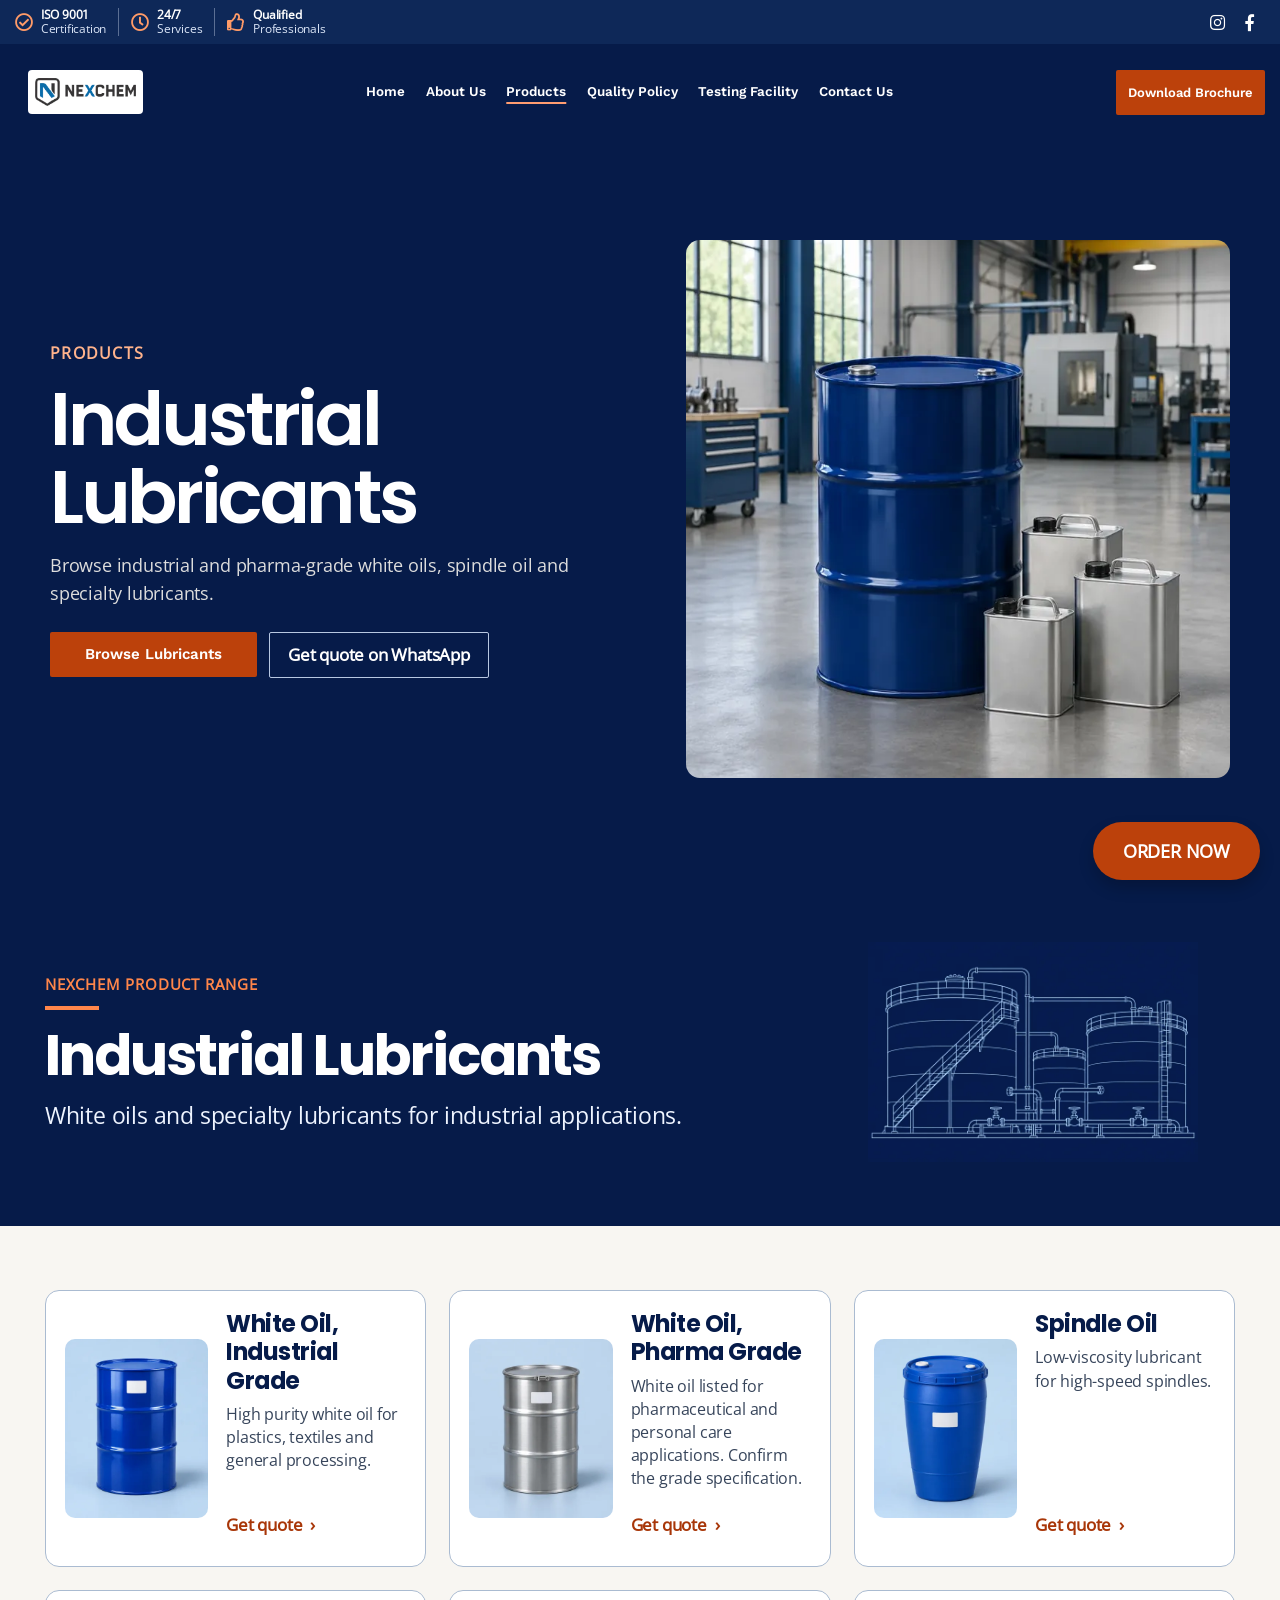
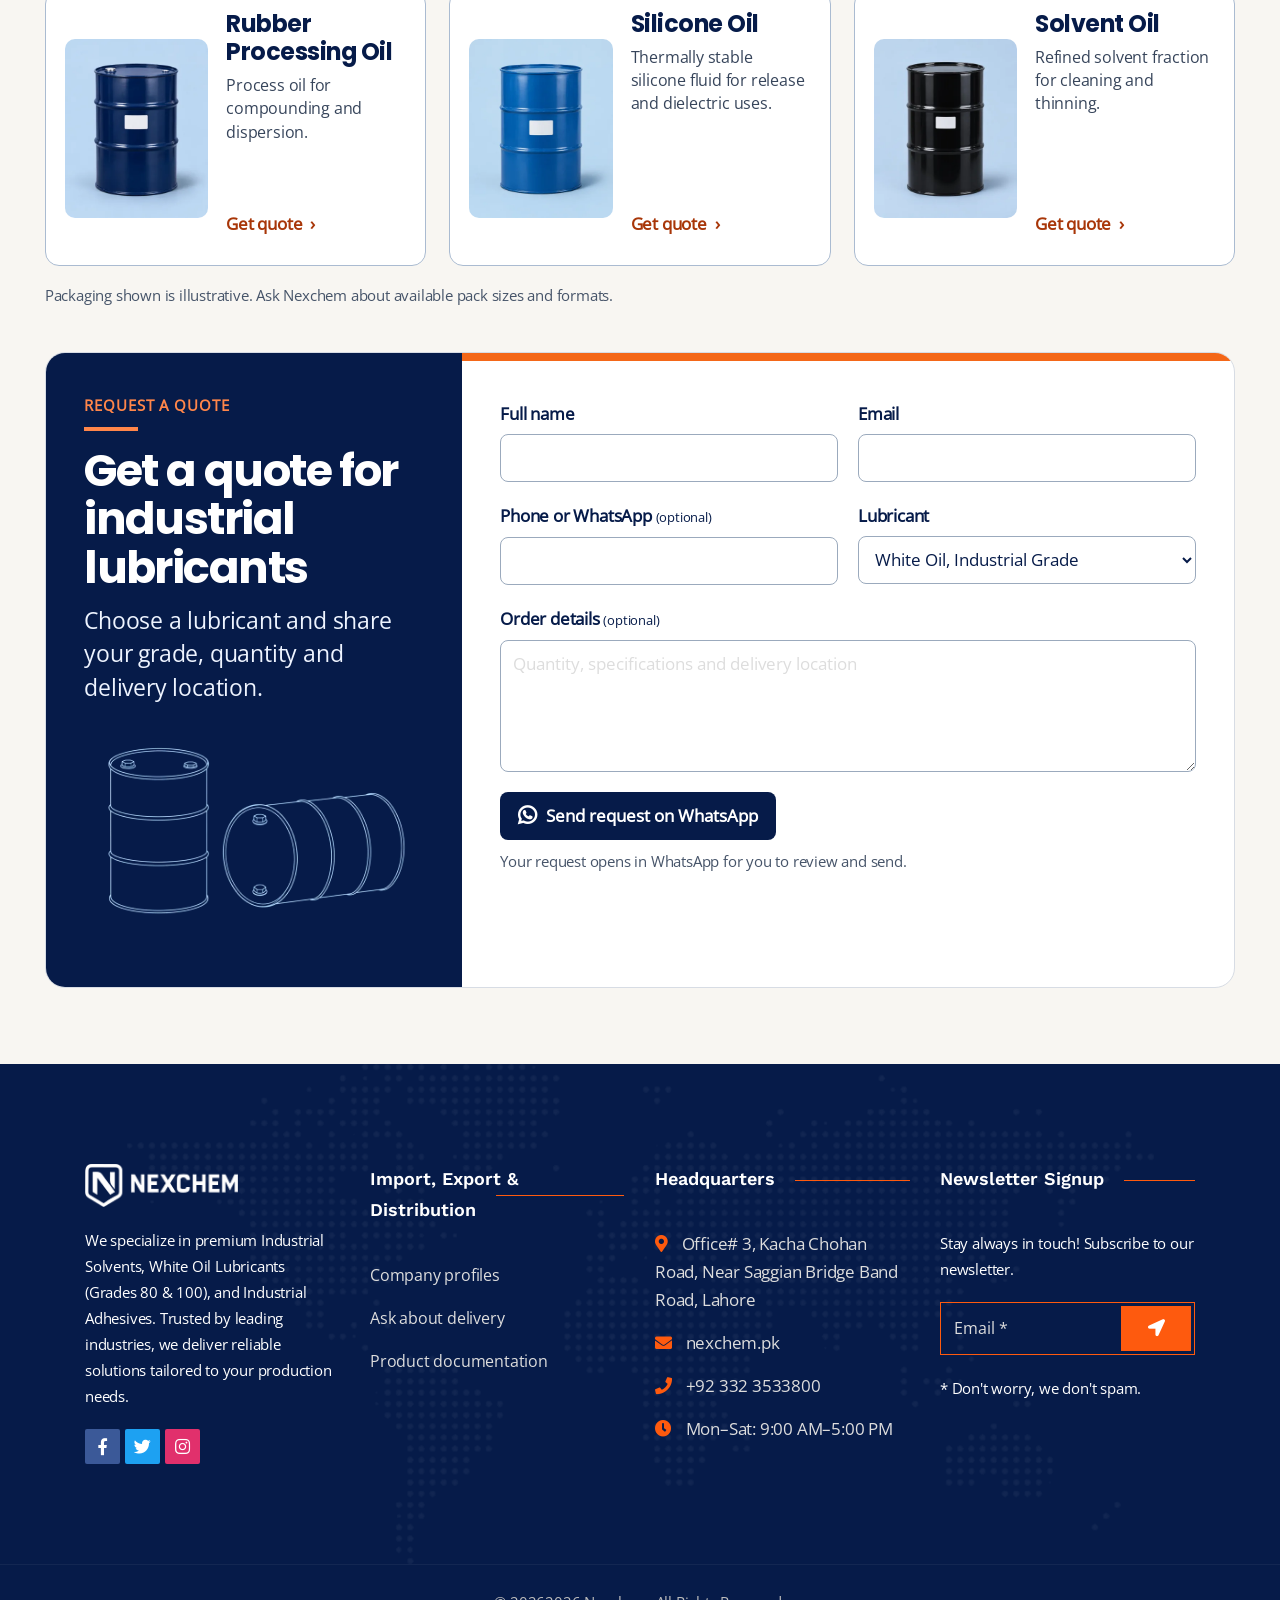
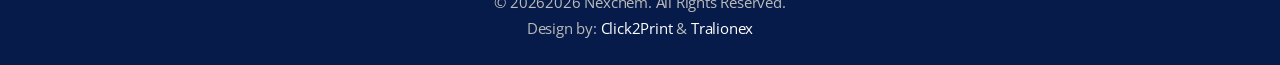
<file: Industrial-Lubricants.html>
<!doctype html>
<!--[if lt IE 7]>      <html class="no-js lt-ie9 lt-ie8 lt-ie7" lang=""> <![endif]-->
<!--[if IE 7]>         <html class="no-js lt-ie9 lt-ie8" lang=""> <![endif]-->
<!--[if IE 8]>         <html class="no-js lt-ie9" lang=""> <![endif]-->
<!--[if gt IE 8]><!-->
<html class="no-js" lang="en-PK">
<!--<![endif]-->

<head>
    <meta charset="utf-8">
    <meta name="viewport" content="width=device-width, initial-scale=1">

    <title>Industrial Lubricants &amp; White Oil | Nexchem Pakistan</title>
    <meta name="description" content="Browse industrial and pharma-grade white oils, spindle oil, silicone oil and other specialty lubricants. Request a lubricant quote on WhatsApp.">
    <link rel="canonical" href="https://nexchem.pk/Industrial-Lubricants.html">
    <meta property="og:type" content="website">
    <meta property="og:site_name" content="Nexchem">
    <meta property="og:locale" content="en_PK">
    <meta property="og:title" content="Industrial Lubricants &amp; White Oil | Nexchem Pakistan">
    <meta property="og:description" content="Browse industrial and pharma-grade white oils, spindle oil, silicone oil and other specialty lubricants. Request a lubricant quote on WhatsApp.">
    <meta property="og:url" content="https://nexchem.pk/Industrial-Lubricants.html">
    <meta property="og:image" content="https://nexchem.pk/assets/img/optimized/industrial-lubricant-workshop-ef182a572c.webp">
    <meta name="twitter:card" content="summary_large_image">
    <script type="application/ld+json">{"@context":"https://schema.org","@graph":[{"@type":"CollectionPage","@id":"https://nexchem.pk/Industrial-Lubricants.html#webpage","url":"https://nexchem.pk/Industrial-Lubricants.html","name":"Industrial Lubricants & White Oil | Nexchem Pakistan","description":"Browse industrial and pharma-grade white oils, spindle oil, silicone oil and other specialty lubricants. Request a lubricant quote on WhatsApp.","inLanguage":"en-PK","isPartOf":{"@id":"https://nexchem.pk/#website"},"publisher":{"@id":"https://nexchem.pk/#organization"}}]}</script>

    <link rel="shortcut icon" type="image/webp" href="assets/img/optimized/favicons-bdda827057.webp">

    <style data-performance-style="site">@charset "UTF-8";@font-face{font-family:Open Sans;font-style:normal;font-weight:400;font-display:swap;src:url(assets/fonts/open-sans-400-ab72051c10.woff2) format("woff2")}@font-face{font-family:Poppins;font-style:normal;font-weight:500;font-display:swap;src:url(assets/fonts/poppins-500-8fda909c68.woff2) format("woff2")}@font-face{font-family:Poppins;font-style:normal;font-weight:600;font-display:swap;src:url(assets/fonts/poppins-600-03b68c3df1.woff2) format("woff2")}@font-face{font-family:Poppins;font-style:normal;font-weight:700;font-display:swap;src:url(assets/fonts/poppins-700-1aca57cfa3.woff2) format("woff2")}@font-face{font-family:Work Sans;font-style:normal;font-weight:600;font-display:swap;src:url(assets/fonts/work-sans-600-06b3881103.woff2) format("woff2")}@font-face{font-family:"Font Awesome 5 Brands";font-style:normal;font-weight:400;font-display:swap;src:url(assets/fonts/fa-brands-400-subset-baee463d6b.woff2) format("woff2")}@font-face{font-family:"Font Awesome 5 Free";font-style:normal;font-weight:900;font-display:swap;src:url(assets/fonts/fa-solid-900-subset-7ed3237cf4.woff2) format("woff2")}@font-face{font-family:"Font Awesome 5 Free";font-style:normal;font-weight:400;font-display:swap;src:url(assets/fonts/fa-regular-400-subset-265923a7ad.woff2) format("woff2")}@font-face{font-family:dl-construction;font-style:normal;font-weight:400;font-display:swap;src:url(assets/fonts/dl-construction-subset-c28576bf7d.woff2) format("woff2")}.fa,.fab,.far,.fas{-moz-osx-font-smoothing:grayscale;-webkit-font-smoothing:antialiased;display:inline-block;font-style:normal;font-variant:normal;text-rendering:auto;line-height:1}.fa-angle-up:before{content:"\f106"}.fa-arrow-right:before{content:"\f061"}.fa-arrow-up:before{content:"\f062"}.fa-bullseye:before{content:"\f140"}.fa-check-circle:before{content:"\f058"}.fa-chevron-left:before{content:"\f053"}.fa-chevron-right:before{content:"\f054"}.fa-clock:before{content:"\f017"}.fa-cogs:before{content:"\f085"}.fa-database:before{content:"\f1c0"}.fa-envelope:before{content:"\f0e0"}.fa-external-link-alt:before{content:"\f35d"}.fa-facebook-f:before{content:"\f39e"}.fa-fax:before{content:"\f1ac"}.fa-file-alt:before{content:"\f15c"}.fa-flask:before{content:"\f0c3"}.fa-hand-point-right:before{content:"\f0a4"}.fa-headset:before{content:"\f590"}.fa-instagram:before{content:"\f16d"}.fa-layer-group:before{content:"\f5fd"}.fa-leaf:before{content:"\f06c"}.fa-lightbulb:before{content:"\f0eb"}.fa-link:before{content:"\f0c1"}.fa-location-arrow:before{content:"\f124"}.fa-map-marker-alt:before{content:"\f3c5"}.fa-mobile-alt:before{content:"\f3cd"}.fa-phone:before{content:"\f095"}.fa-pinterest:before{content:"\f0d2"}.fa-search:before{content:"\f002"}.fa-thumbs-up:before{content:"\f164"}.fa-truck:before{content:"\f0d1"}.fa-twitter:before{content:"\f099"}.fa-water:before{content:"\f773"}.fa-whatsapp:before{content:"\f232"}.sr-only{border:0;clip:rect(0,0,0,0);height:1px;margin:-1px;overflow:hidden;padding:0;position:absolute;width:1px}.fab{font-family:"Font Awesome 5 Brands"}.far{font-weight:400}.fa,.far,.fas{font-family:"Font Awesome 5 Free"}.fa,.fas{font-weight:900}.animated{-webkit-animation-duration:1s;animation-duration:1s;-webkit-animation-fill-mode:both;animation-fill-mode:both}.animated.infinite{-webkit-animation-iteration-count:infinite;animation-iteration-count:infinite}@-webkit-keyframes fadeIn{0%{opacity:0}to{opacity:1}}@keyframes fadeIn{0%{opacity:0}to{opacity:1}}.fadeIn{-webkit-animation-name:fadeIn;animation-name:fadeIn}@-webkit-keyframes fadeInDown{0%{opacity:0;-webkit-transform:translateY(-20px);transform:translateY(-20px)}to{opacity:1;-webkit-transform:translateY(0);transform:translateY(0)}}@keyframes fadeInDown{0%{opacity:0;-webkit-transform:translateY(-20px);-ms-transform:translateY(-20px);transform:translateY(-20px)}to{opacity:1;-webkit-transform:translateY(0);-ms-transform:translateY(0);transform:translateY(0)}}.fadeInDown{-webkit-animation-name:fadeInDown;animation-name:fadeInDown}@-webkit-keyframes fadeInLeft{0%{opacity:0;-webkit-transform:translateX(-20px);transform:translate(-20px)}to{opacity:1;-webkit-transform:translateX(0);transform:translate(0)}}@keyframes fadeInLeft{0%{opacity:0;-webkit-transform:translateX(-20px);-ms-transform:translateX(-20px);transform:translate(-20px)}to{opacity:1;-webkit-transform:translateX(0);-ms-transform:translateX(0);transform:translate(0)}}.fadeInLeft{-webkit-animation-name:fadeInLeft;animation-name:fadeInLeft}@-webkit-keyframes fadeInRight{0%{opacity:0;-webkit-transform:translateX(20px);transform:translate(20px)}to{opacity:1;-webkit-transform:translateX(0);transform:translate(0)}}@keyframes fadeInRight{0%{opacity:0;-webkit-transform:translateX(20px);-ms-transform:translateX(20px);transform:translate(20px)}to{opacity:1;-webkit-transform:translateX(0);-ms-transform:translateX(0);transform:translate(0)}}.fadeInRight{-webkit-animation-name:fadeInRight;animation-name:fadeInRight}@-webkit-keyframes fadeInUp{0%{opacity:0;-webkit-transform:translateY(10px);transform:translateY(10px)}to{opacity:1;-webkit-transform:translateY(0);transform:translateY(0)}}@keyframes fadeInUp{0%{opacity:0;-webkit-transform:translateY(10px);-ms-transform:translateY(10px);transform:translateY(10px)}to{opacity:1;-webkit-transform:translateY(0);-ms-transform:translateY(0);transform:translateY(0)}}.fadeInUp{-webkit-animation-name:fadeInUp;animation-name:fadeInUp}@-webkit-keyframes fadeOut{0%{opacity:1}to{opacity:0}}@keyframes fadeOut{0%{opacity:1}to{opacity:0}}.fadeOut{-webkit-animation-name:fadeOut;animation-name:fadeOut}:root{--blue:#007bff;--indigo:#6610f2;--purple:#6f42c1;--pink:#e83e8c;--red:#dc3545;--orange:#fd7e14;--yellow:#ffc107;--green:#28a745;--teal:#20c997;--cyan:#17a2b8;--white:#fff;--gray:#6c757d;--gray-dark:#343a40;--primary:#007bff;--secondary:#6c757d;--success:#28a745;--info:#17a2b8;--warning:#ffc107;--danger:#dc3545;--light:#f8f9fa;--dark:#343a40;--breakpoint-xs:0;--breakpoint-sm:576px;--breakpoint-md:768px;--breakpoint-lg:992px;--breakpoint-xl:1200px;--font-family-sans-serif:-apple-system,BlinkMacSystemFont,"Segoe UI",Roboto,"Helvetica Neue",Arial,"Noto Sans",sans-serif,"Apple Color Emoji","Segoe UI Emoji","Segoe UI Symbol","Noto Color Emoji";--font-family-monospace:SFMono-Regular,Menlo,Monaco,Consolas,"Liberation Mono","Courier New",monospace}*,:after,:before{box-sizing:border-box}html{font-family:sans-serif;line-height:1.15;-webkit-text-size-adjust:100%;-webkit-tap-highlight-color:transparent}article,figcaption,figure,footer,header,main,nav,section{display:block}body{margin:0;font-family:-apple-system,BlinkMacSystemFont,Segoe UI,Roboto,Helvetica Neue,Arial,Noto Sans,sans-serif,"Apple Color Emoji","Segoe UI Emoji",Segoe UI Symbol,"Noto Color Emoji";font-size:1rem;font-weight:400;line-height:1.5;color:#212529;text-align:left;background-color:#fff}[tabindex="-1"]:focus:not(:focus-visible){outline:0!important}h1,h2,h3,h4{margin-top:0;margin-bottom:.5rem}p{margin-top:0;margin-bottom:1rem}address{margin-bottom:1rem;font-style:normal;line-height:inherit}dl,ul{margin-top:0;margin-bottom:1rem}ul ul{margin-bottom:0}dt{font-weight:700}dd{margin-bottom:.5rem;margin-left:0}strong{font-weight:bolder}small{font-size:80%}a{color:#007bff;text-decoration:none;background-color:transparent}a:hover{color:#0056b3;text-decoration:underline}a:not([href]){color:inherit;text-decoration:none}a:not([href]):hover{color:inherit;text-decoration:none}figure{margin:0 0 1rem}img{vertical-align:middle;border-style:none}svg{overflow:hidden;vertical-align:middle}table{border-collapse:collapse}caption{padding-top:.75rem;padding-bottom:.75rem;color:#6c757d;text-align:left;caption-side:bottom}label{display:inline-block;margin-bottom:.5rem}button{border-radius:0}button:focus{outline:1px dotted;outline:5px auto -webkit-focus-ring-color}button,input,select,textarea{margin:0;font-family:inherit;font-size:inherit;line-height:inherit}button,input{overflow:visible}button,select{text-transform:none}select{word-wrap:normal}[type=button],[type=submit],button{-webkit-appearance:button}[type=button]:not(:disabled),[type=submit]:not(:disabled),button:not(:disabled){cursor:pointer}[type=button]::-moz-focus-inner,[type=submit]::-moz-focus-inner,button::-moz-focus-inner{padding:0;border-style:none}input[type=date],input[type=time]{-webkit-appearance:listbox}textarea{overflow:auto;resize:vertical}progress{vertical-align:baseline}[type=number]::-webkit-inner-spin-button,[type=number]::-webkit-outer-spin-button{height:auto}[type=search]{outline-offset:-2px;-webkit-appearance:none}[type=search]::-webkit-search-decoration{-webkit-appearance:none}::-webkit-file-upload-button{font:inherit;-webkit-appearance:button}output{display:inline-block}summary{display:list-item;cursor:pointer}[hidden]{display:none!important}.h1,.h2,.h3,.h4,h1,h2,h3,h4{margin-bottom:.5rem;font-weight:500;line-height:1.2}.h1,h1{font-size:2.5rem}.h2,h2{font-size:2rem}.h3,h3{font-size:1.75rem}.h4,h4{font-size:1.5rem}.lead{font-size:1.25rem;font-weight:300}.small,small{font-size:80%;font-weight:400}.list-unstyled{padding-left:0;list-style:none}.figure{display:inline-block}.container{width:100%;padding-right:15px;padding-left:15px;margin-right:auto;margin-left:auto}@media(min-width:576px){.container{max-width:540px}}@media(min-width:768px){.container{max-width:720px}}@media(min-width:992px){.container{max-width:960px}}@media(min-width:1200px){.container{max-width:1140px}}@media(min-width:576px){.container{max-width:540px}}@media(min-width:768px){.container{max-width:720px}}@media(min-width:992px){.container{max-width:960px}}@media(min-width:1200px){.container{max-width:1140px}}.row{display:-ms-flexbox;display:flex;-ms-flex-wrap:wrap;flex-wrap:wrap;margin-right:-15px;margin-left:-15px}.col-lg-3,.col-lg-4,.col-lg-5,.col-lg-6,.col-lg-7,.col-md-5,.col-md-6,.col-sm-6{position:relative;width:100%;padding-right:15px;padding-left:15px}@media(min-width:576px){.col-sm-6{-ms-flex:0 0 50%;flex:0 0 50%;max-width:50%}}@media(min-width:768px){.col-md-5{-ms-flex:0 0 41.666667%;flex:0 0 41.666667%;max-width:41.666667%}.col-md-6{-ms-flex:0 0 50%;flex:0 0 50%;max-width:50%}}@media(min-width:992px){.col-lg-3{-ms-flex:0 0 25%;flex:0 0 25%;max-width:25%}.col-lg-4{-ms-flex:0 0 33.333333%;flex:0 0 33.333333%;max-width:33.333333%}.col-lg-5{-ms-flex:0 0 41.666667%;flex:0 0 41.666667%;max-width:41.666667%}.col-lg-6{-ms-flex:0 0 50%;flex:0 0 50%;max-width:50%}.col-lg-7{-ms-flex:0 0 58.333333%;flex:0 0 58.333333%;max-width:58.333333%}}.table{width:100%;margin-bottom:1rem;color:#212529}.form-control{display:block;width:100%;height:calc(1.5em + .75rem + 2px);padding:.375rem .75rem;font-size:1rem;font-weight:400;line-height:1.5;color:#495057;background-color:#fff;background-clip:padding-box;border:1px solid #ced4da;border-radius:.25rem;transition:border-color .15s ease-in-out,box-shadow .15s ease-in-out}@media(prefers-reduced-motion:reduce){.form-control{transition:none}}.form-control::-ms-expand{background-color:transparent;border:0}.form-control:-moz-focusring{color:transparent;text-shadow:0 0 0 #495057}.form-control:focus{color:#495057;background-color:#fff;border-color:#80bdff;outline:0;box-shadow:0 0 0 .2rem #007bff40}.form-control::-webkit-input-placeholder{color:#6c757d;opacity:1}.form-control::-moz-placeholder{color:#6c757d;opacity:1}.form-control:-ms-input-placeholder{color:#6c757d;opacity:1}.form-control::-ms-input-placeholder{color:#6c757d;opacity:1}.form-control::placeholder{color:#6c757d;opacity:1}.form-control:disabled{background-color:#e9ecef;opacity:1}select.form-control:focus::-ms-value{color:#495057;background-color:#fff}select.form-control[size],textarea.form-control{height:auto}.btn{display:inline-block;font-weight:400;color:#212529;text-align:center;vertical-align:middle;cursor:pointer;-webkit-user-select:none;-moz-user-select:none;-ms-user-select:none;user-select:none;background-color:transparent;border:1px solid transparent;padding:.375rem .75rem;font-size:1rem;line-height:1.5;border-radius:.25rem;transition:color .15s ease-in-out,background-color .15s ease-in-out,border-color .15s ease-in-out,box-shadow .15s ease-in-out}@media(prefers-reduced-motion:reduce){.btn{transition:none}}.btn:hover{color:#212529;text-decoration:none}.btn.focus,.btn:focus{outline:0;box-shadow:0 0 0 .2rem #007bff40}.btn.disabled,.btn:disabled{opacity:.65}a.btn.disabled{pointer-events:none}.btn-link{font-weight:400;color:#007bff;text-decoration:none}.btn-link:hover{color:#0056b3;text-decoration:underline}.btn-link.focus,.btn-link:focus{text-decoration:underline;box-shadow:none}.btn-link.disabled,.btn-link:disabled{color:#6c757d;pointer-events:none}.fade{transition:opacity .15s linear}@media(prefers-reduced-motion:reduce){.fade{transition:none}}.fade:not(.show){opacity:0}.collapse:not(.show){display:none}.collapsing{position:relative;height:0;overflow:hidden;transition:height .35s ease}@media(prefers-reduced-motion:reduce){.collapsing{transition:none}}.dropdown-toggle{white-space:nowrap}.dropdown-toggle:after{display:inline-block;margin-left:.255em;vertical-align:.255em;content:"";border-top:.3em solid;border-right:.3em solid transparent;border-bottom:0;border-left:.3em solid transparent}.dropdown-toggle:empty:after{margin-left:0}.dropdown-menu{position:absolute;top:100%;left:0;z-index:1000;display:none;float:left;min-width:10rem;padding:.5rem 0;margin:.125rem 0 0;font-size:1rem;color:#212529;text-align:left;list-style:none;background-color:#fff;background-clip:padding-box;border:1px solid rgba(0,0,0,.15);border-radius:.25rem}.dropdown-menu-left{right:auto;left:0}.dropdown-menu-right{right:0;left:auto}@media(min-width:576px){.dropdown-menu-sm-left{right:auto;left:0}.dropdown-menu-sm-right{right:0;left:auto}}@media(min-width:768px){.dropdown-menu-md-left{right:auto;left:0}.dropdown-menu-md-right{right:0;left:auto}}@media(min-width:992px){.dropdown-menu-lg-left{right:auto;left:0}.dropdown-menu-lg-right{right:0;left:auto}}@media(min-width:1200px){.dropdown-menu-xl-left{right:auto;left:0}.dropdown-menu-xl-right{right:0;left:auto}}.dropdown-divider{height:0;margin:.5rem 0;overflow:hidden;border-top:1px solid #e9ecef}.dropdown-item{display:block;width:100%;padding:.25rem 1.5rem;clear:both;font-weight:400;color:#212529;text-align:inherit;white-space:nowrap;background-color:transparent;border:0}.dropdown-item:focus,.dropdown-item:hover{color:#16181b;text-decoration:none;background-color:#f8f9fa}.dropdown-item.active,.dropdown-item:active{color:#fff;text-decoration:none;background-color:#007bff}.dropdown-item.disabled,.dropdown-item:disabled{color:#6c757d;pointer-events:none;background-color:transparent}.dropdown-menu.show{display:block}.dropdown-header{display:block;padding:.5rem 1.5rem;margin-bottom:0;font-size:.875rem;color:#6c757d;white-space:nowrap}.dropdown-item-text{display:block;padding:.25rem 1.5rem;color:#212529}.dropdown-toggle-split{padding-right:.5625rem;padding-left:.5625rem}.dropdown-toggle-split:after{margin-left:0}.nav{display:-ms-flexbox;display:flex;-ms-flex-wrap:wrap;flex-wrap:wrap;padding-left:0;margin-bottom:0;list-style:none}.card{position:relative;display:-ms-flexbox;display:flex;-ms-flex-direction:column;flex-direction:column;min-width:0;word-wrap:break-word;background-color:#fff;background-clip:border-box;border:1px solid rgba(0,0,0,.125);border-radius:.25rem}.card-body{-ms-flex:1 1 auto;flex:1 1 auto;min-height:1px;padding:1.25rem}.card-header{padding:.75rem 1.25rem;margin-bottom:0;background-color:#00000008;border-bottom:1px solid rgba(0,0,0,.125)}.card-header:first-child{border-radius:calc(.25rem - 1px) calc(.25rem - 1px) 0 0}.accordion>.card{overflow:hidden}.accordion>.card:not(:last-of-type){border-bottom:0;border-bottom-right-radius:0;border-bottom-left-radius:0}.accordion>.card:not(:first-of-type){border-top-left-radius:0;border-top-right-radius:0}.accordion>.card>.card-header{border-radius:0;margin-bottom:-1px}.badge{display:inline-block;padding:.25em .4em;font-size:75%;font-weight:700;line-height:1;text-align:center;white-space:nowrap;vertical-align:baseline;border-radius:.25rem;transition:color .15s ease-in-out,background-color .15s ease-in-out,border-color .15s ease-in-out,box-shadow .15s ease-in-out}@media(prefers-reduced-motion:reduce){.badge{transition:none}}a.badge:focus,a.badge:hover{text-decoration:none}.badge:empty{display:none}.btn .badge{position:relative;top:-1px}.progress{display:-ms-flexbox;display:flex;height:1rem;overflow:hidden;font-size:.75rem;background-color:#e9ecef;border-radius:.25rem}.media{display:-ms-flexbox;display:flex;-ms-flex-align:start;align-items:flex-start}.close{float:right;font-size:1.5rem;font-weight:700;line-height:1;color:#000;text-shadow:0 1px 0 #fff;opacity:.5}.close:hover{color:#000;text-decoration:none}.close:not(:disabled):not(.disabled):focus,.close:not(:disabled):not(.disabled):hover{opacity:.75}button.close{padding:0;background-color:transparent;border:0;-webkit-appearance:none;-moz-appearance:none;appearance:none}a.close.disabled{pointer-events:none}.carousel{position:relative}.bg-light{background-color:#f8f9fa!important}a.bg-light:focus,a.bg-light:hover,button.bg-light:focus,button.bg-light:hover{background-color:#dae0e5!important}.bg-dark{background-color:#343a40!important}a.bg-dark:focus,a.bg-dark:hover,button.bg-dark:focus,button.bg-dark:hover{background-color:#1d2124!important}.border{border:1px solid #dee2e6!important}.border-top{border-top:1px solid #dee2e6!important}.border-right{border-right:1px solid #dee2e6!important}.border-bottom{border-bottom:1px solid #dee2e6!important}.border-left{border-left:1px solid #dee2e6!important}.rounded{border-radius:.25rem!important}.clearfix:after{display:block;clear:both;content:""}.d-flex{display:-ms-flexbox!important;display:flex!important}.flex-wrap{-ms-flex-wrap:wrap!important;flex-wrap:wrap!important}.justify-content-center{-ms-flex-pack:center!important;justify-content:center!important}.align-items-center{-ms-flex-align:center!important;align-items:center!important}.sr-only{position:absolute;width:1px;height:1px;padding:0;margin:-1px;overflow:hidden;clip:rect(0,0,0,0);white-space:nowrap;border:0}.shadow-sm{box-shadow:0 .125rem .25rem #00000013!important}.mb-0{margin-bottom:0!important}.mb-3{margin-bottom:1rem!important}.mb-4{margin-bottom:1.5rem!important}.p-4{padding:1.5rem!important}.py-4{padding-top:1.5rem!important}.py-4{padding-bottom:1.5rem!important}.py-5{padding-top:3rem!important}.py-5{padding-bottom:3rem!important}.text-wrap{white-space:normal!important}.text-left{text-align:left!important}.text-center{text-align:center!important}.text-white{color:#fff!important}.text-primary{color:#007bff!important}a.text-primary:focus,a.text-primary:hover{color:#0056b3!important}.text-muted{color:#6c757d!important}.visible{visibility:visible!important}@media print{*,:after,:before{text-shadow:none!important;box-shadow:none!important}a:not(.btn){text-decoration:underline}img{page-break-inside:avoid}h2,h3,p{orphans:3;widows:3}h2,h3{page-break-after:avoid}@page{size:a3}body,.container{min-width:992px!important}.badge{border:1px solid #000}.table{border-collapse:collapse!important}}.dl{font-family:dl-construction!important;speak:none;font-style:normal;font-weight:400;font-variant:normal;text-transform:none;-webkit-font-smoothing:antialiased;-moz-osx-font-smoothing:grayscale}.dl-d-printer-2:before{content:"\e901"}.dl-conveyor-6:before{content:"\e90b"}.dl-factory-1:before{content:"\e90e"}.dl-factory-3:before{content:"\e910"}.dl-factory-4:before{content:"\e911"}.dl-industrial-robot-9:before{content:"\e922"}.dl-industrial-robot-18:before{content:"\e92b"}.dl-loader:before{content:"\e931"}.dl-meter-2:before{content:"\e935"}.dl-refinery:before{content:"\e939"}.dl-stock:before{content:"\e93b"}.dl-welder-1:before{content:"\e949"}.slick-slider{position:relative;display:block;box-sizing:border-box;-webkit-user-select:none;-moz-user-select:none;-ms-user-select:none;user-select:none;-webkit-touch-callout:none;-khtml-user-select:none;-ms-touch-action:pan-y;touch-action:pan-y;-webkit-tap-highlight-color:transparent}.slick-list{position:relative;display:block;overflow:hidden;margin:0;padding:0}.slick-list:focus{outline:0}.slick-slider .slick-list,.slick-slider .slick-track{-webkit-transform:translate3d(0,0,0);-moz-transform:translate3d(0,0,0);-ms-transform:translate3d(0,0,0);-o-transform:translate3d(0,0,0);transform:translateZ(0)}.slick-track{position:relative;top:0;left:0;display:block;margin-left:auto;margin-right:auto}.slick-track:after,.slick-track:before{display:table;content:""}.slick-track:after{clear:both}.slick-loading .slick-track{visibility:hidden}.slick-slide{display:none;float:left;height:100%;min-height:1px}.slick-slide img{display:block}.slick-slide.slick-loading img{display:none}.slick-initialized .slick-slide{display:block}.slick-loading .slick-slide{visibility:hidden}.slick-vertical .slick-slide{display:block;height:auto;border:1px solid transparent}.slick-arrow.slick-hidden{display:none}.odometer.odometer-auto-theme,.odometer.odometer-theme-default,.odometer.odometer-auto-theme .odometer-digit,.odometer.odometer-theme-default .odometer-digit{display:inline-block;vertical-align:middle;*vertical-align:auto;*zoom:1;*display:inline;position:relative}.odometer.odometer-auto-theme .odometer-digit .odometer-digit-spacer,.odometer.odometer-theme-default .odometer-digit .odometer-digit-spacer{display:inline-block;vertical-align:middle;*vertical-align:auto;*zoom:1;*display:inline;visibility:hidden}.odometer.odometer-auto-theme .odometer-digit .odometer-digit-inner,.odometer.odometer-theme-default .odometer-digit .odometer-digit-inner{text-align:left;display:block;position:absolute;inset:0;overflow:hidden}.odometer.odometer-auto-theme .odometer-digit .odometer-ribbon,.odometer.odometer-theme-default .odometer-digit .odometer-ribbon{display:block}.odometer.odometer-auto-theme .odometer-digit .odometer-ribbon-inner,.odometer.odometer-theme-default .odometer-digit .odometer-ribbon-inner{display:block;-webkit-backface-visibility:hidden}.odometer.odometer-auto-theme .odometer-digit .odometer-value,.odometer.odometer-theme-default .odometer-digit .odometer-value{display:block;-webkit-transform:translateZ(0)}.odometer.odometer-auto-theme .odometer-digit .odometer-value.odometer-last-value,.odometer.odometer-theme-default .odometer-digit .odometer-value.odometer-last-value{position:absolute}.odometer.odometer-auto-theme.odometer-animating-up .odometer-ribbon-inner,.odometer.odometer-theme-default.odometer-animating-up .odometer-ribbon-inner{-webkit-transition:-webkit-transform 2s;-moz-transition:-moz-transform 2s;-ms-transition:-ms-transform 2s;-o-transition:-o-transform 2s;transition:transform 2s}.odometer.odometer-auto-theme.odometer-animating-up.odometer-animating .odometer-ribbon-inner,.odometer.odometer-theme-default.odometer-animating-up.odometer-animating .odometer-ribbon-inner,.odometer.odometer-auto-theme.odometer-animating-down .odometer-ribbon-inner,.odometer.odometer-theme-default.odometer-animating-down .odometer-ribbon-inner{-webkit-transform:translateY(-100%);-moz-transform:translateY(-100%);-ms-transform:translateY(-100%);-o-transform:translateY(-100%);transform:translateY(-100%)}.odometer.odometer-auto-theme.odometer-animating-down.odometer-animating .odometer-ribbon-inner,.odometer.odometer-theme-default.odometer-animating-down.odometer-animating .odometer-ribbon-inner{-webkit-transition:-webkit-transform 2s;-moz-transition:-moz-transform 2s;-ms-transition:-ms-transform 2s;-o-transition:-o-transform 2s;transition:transform 2s;-webkit-transform:translateY(0);-moz-transform:translateY(0);-ms-transform:translateY(0);-o-transform:translateY(0);transform:translateY(0)}.odometer.odometer-auto-theme,.odometer.odometer-theme-default{font-family:Helvetica Neue,sans-serif;line-height:1.1em}.odometer.odometer-auto-theme .odometer-value,.odometer.odometer-theme-default .odometer-value{text-align:center}.slider-content-wrap{min-height:clamp(400px,62vh,580px);padding-block:56px}.dl-slider .overlay{background-color:#00000085;width:100%;height:100%;position:absolute;left:0;top:0;z-index:-1}.dl-slider .bg-img{display:block;background-repeat:no-repeat;-webkit-background-size:cover;background-size:cover;background-position:center center;width:100%;height:100%;position:absolute;left:0;top:0;overflow:hidden;z-index:-1}.dl-slider .dl-caption{color:#fff;font-family:Poppins,sans-serif}.dl-slider .dl-caption .inner-layer{display:inline-block;overflow:hidden}.dl-slider .dl-caption.medium{font-size:15px;font-family:Poppins,sans-serif;line-height:26px;font-weight:500;color:#fffc;letter-spacing:0;text-transform:capitalize;visibility:inherit;transition:none 0s ease 0s;text-align:inherit;border-width:0px;margin:0 0 20px;padding:0;min-height:0px;min-width:0px;max-height:none;max-width:none;opacity:1}.dl-slider .dl-caption.big{font-size:56px;line-height:66px;font-weight:600;color:#fff;letter-spacing:-1px}.dl-slider .slider-content{position:relative}.dl-slider .dl-caption.small{font-family:Source Sans Pro,sans-serif;font-size:16px;font-weight:400;letter-spacing:-.2px;line-height:26px;color:#fff;margin-top:5px}.dl-slider .dl-btn-group{margin-top:25px;overflow:hidden}.dl-slider .default-btn{display:inline-block;background:#bc410b;color:#fff;font-family:Work Sans,sans-serif;font-size:15px;font-weight:600;text-transform:capitalize;height:45px;line-height:45px;padding:0 35px;letter-spacing:0;border-radius:2px;overflow:hidden;position:relative;transition:all ease .7s;-moz-transition:all ease .7s;-webkit-transition:all ease .7s;-ms-transition:all ease .7s;-o-transition:all ease .7s;z-index:1}.dl-slider .default-btn:hover{color:#fff}.dl-slider .default-btn span{background:#061b49 none repeat scroll 0 0;border-radius:50%;display:block;height:0;position:absolute;transform:translate(-50%,-50%);-moz-transform:translate(-50%,-50%);-webkit-transform:translate(-50%,-50%);-ms-transform:translate(-50%,-50%);-o-transform:translate(-50%,-50%);transition:width .6s ease 0s,height .6s ease 0s;-moz-transition:width .6s ease 0s,height .6s ease 0s;-webkit-transition:width .6s ease 0s,height .6s ease 0s;-ms-transition:width .6s ease 0s,height .6s ease 0s;-o-transition:width .6s ease 0s,height .6s ease 0s;width:0;z-index:-1}.dl-slider .default-btn:hover span{height:562.5px;width:562.5px}@media only screen and (max-width:992px){.slider-content-wrap{min-height:400px}.dl-slider .dl-caption.medium{font-size:12px}.dl-slider .dl-caption.big{font-size:28px;line-height:30px;letter-spacing:-1px}.dl-slider .dl-caption.small{font-size:12px;line-height:20px}.dl-slider .dl-btn-group{margin-top:10px}}@media only screen and (max-width:520px){.dl-slider .dl-caption.big{font-size:24px;letter-spacing:-.5px}.dl-slider .dl-caption.small br{display:none}}.dl-slider .slick-dots{width:100%;height:auto;text-align:center;position:absolute;left:0;bottom:20px;margin:0;list-style:none}.dl-slider .slick-dots li{display:inline-block;margin:0 6px}.dl-slider .slick-dots li button{background-color:#ffffffb3;width:8px;height:8px;border-radius:50%;overflow:hidden;text-indent:-99999px;padding:0;transition:all .3s ease-in-out;cursor:pointer}.dl-slider .slick-dots li button:focus-visible{outline:2px solid #fff;outline-offset:3px}.dl-slider .slick-dots li.slick-active button{background-color:#fe5a0e;transition:all .3s ease-in-out}.dl-slider .slick-arrow{background-color:#0006;color:#ddd;font-size:14px;width:45px;height:45px;line-height:45px;border-radius:50%;position:absolute;left:0;top:50%;transform:translateY(-50%);text-align:center;z-index:1;cursor:pointer;transition:all .3s ease-in-out}.dl-slider .slick-arrow.slick-next{left:auto;right:0}@media(max-width:1199px){.dl-slider .slick-arrow{top:auto;bottom:10px;left:15px;transform:none}.dl-slider .slick-arrow.slick-next{left:auto;right:15px}}.dl-slider .slick-arrow:hover{background-color:#000c;color:#fff;transition:all .3s ease-in-out}*{padding:0;margin:0}body{background-color:#fff;font-family:Open Sans,sans-serif;font-size:17px;line-height:28px;color:#536d7a;font-weight:400;letter-spacing:-.2px;position:relative;overflow-x:hidden}h1,h2,h3,h4{font-family:Poppins,sans-serif;-webkit-font-smoothing:antialiased;color:#263a4f}h1{font-size:45px;font-weight:400;line-height:55px;margin:0 0 10px;color:#263a4f}h2{font-size:32px;line-height:42px;color:#263a4f;margin:0 0 10px;font-weight:600;letter-spacing:-1px}h3,h4{margin:0 0 10px;font-weight:400;line-height:1.7;color:#263a4f;letter-spacing:-.5px}h3{font-size:20px}h4{font-size:16px}img{height:auto;border:none;outline:none;max-width:100%}ul{display:block;list-style:none;padding:0;margin:0}p{font-size:15px;line-height:26px;margin-bottom:15px}a,a:hover{text-decoration:none}a:focus{outline:0;text-decoration:none}input::-webkit-input-placeholder,textarea::-webkit-input-placeholder{color:#ddd!important}input:-moz-placeholder,textarea:-moz-placeholder{color:#ddd!important}input::-moz-placeholder,textarea::-moz-placeholder{color:#ddd!important}input:-ms-input-placeholder,textarea:-ms-input-placeholder{color:#ddd!important}button{border:none;background:none}::-webkit-scrollbar{width:8px;height:8px}::-webkit-scrollbar-thumb{cursor:pointer;background:#fe5a0e}::selection{background-color:#fe5a0e;color:#fff}::-moz-selection{background-color:#fe5a0e;color:#fff}.padding{padding:100px 0}.bg-grey{background-color:#f9f9f9}.bg-dark{background-color:#061b49!important}.bd-bottom{border-bottom:2px solid #eeeeee}.bd-right{border-right:2px solid #eeeeee}.mb-20{margin-bottom:20px}.mb-40{margin-bottom:40px}.mb-50{margin-bottom:50px}.mt-20{margin-top:20px}.mt-50{margin-top:50px}.loaded .site-preloader-wrap{opacity:0;visibility:hidden}.site-preloader-wrap{display:none;position:fixed;z-index:999;height:100%;width:100%;background:#fff;top:0;left:0}.site-preloader-wrap .spinner{background-color:#fe5a0e;position:absolute;left:50%;top:50%;margin-left:-20px;margin-top:-20px}.spinner{width:40px;height:40px;border-radius:100%;-webkit-animation:sk-scaleout 1s infinite ease-in-out;animation:sk-scaleout 1s infinite ease-in-out}@-webkit-keyframes sk-scaleout{0%{-webkit-transform:scale(0)}to{-webkit-transform:scale(1);opacity:0}}@keyframes sk-scaleout{0%{-webkit-transform:scale(0);transform:scale(0)}to{-webkit-transform:scale(1);transform:scale(1);opacity:0}}.default-btn{display:inline-block;background:#bc410b;color:#fff;font-family:Work Sans,sans-serif;font-size:15px;font-weight:600;text-transform:capitalize;height:45px;line-height:45px;padding:0 35px;letter-spacing:0;border-radius:2px;overflow:hidden;position:relative;transition:all ease .7s;-moz-transition:all ease .7s;-webkit-transition:all ease .7s;-ms-transition:all ease .7s;-o-transition:all ease .7s;z-index:1}.default-btn:hover{color:#fff}.default-btn span{background:#061b49 none repeat scroll 0 0;border-radius:50%;display:block;height:0;position:absolute;transform:translate(-50%,-50%);-moz-transform:translate(-50%,-50%);-webkit-transform:translate(-50%,-50%);-ms-transform:translate(-50%,-50%);-o-transform:translate(-50%,-50%);transition:width .6s ease 0s,height .6s ease 0s;-moz-transition:width .6s ease 0s,height .6s ease 0s;-webkit-transition:width .6s ease 0s,height .6s ease 0s;-ms-transition:width .6s ease 0s,height .6s ease 0s;-o-transition:width .6s ease 0s,height .6s ease 0s;width:0;z-index:-1}.default-btn:hover span{height:562.5px;width:562.5px}.section-heading h2{font-family:"Poppins",Sans-serif;font-size:42px;font-weight:600;line-height:48px;letter-spacing:-1px;text-transform:capitalize;color:#263a4f;margin:0 0 20px}.section-heading .sub-heading,.section-heading h4{font-family:"Poppins",Sans-serif;font-size:15px;font-weight:600;text-transform:capitalize;letter-spacing:0px;color:#ad3d0c;margin:0 0 15px}.slick-initialized .slick-slide{height:auto}.slick-slide:focus{outline:none}.nav-style .slick-arrow{width:40px;height:40px;line-height:40px;font-size:16px;color:#333;text-align:center;position:absolute;left:-40px;top:50%;transform:translateY(-50%);cursor:pointer;z-index:10}.nav-style .slick-arrow.right{left:auto;right:-40px}@media(max-width:1199px){.nav-style .slick-arrow{left:0}.nav-style .slick-arrow.right{left:auto;right:0}}a,a:hover,img,.form-control,.form-control:hover,button{-webkit-transition:all .5s;-o-transition:all .5s;transition:all .5s}#scrollup{width:45px;height:45px;position:fixed;bottom:30px;right:30px;overflow:hidden;z-index:999}.scroll-to-top{width:100%;height:100%;text-align:center;background-color:#fe5a0e;font-size:10px;padding:0;line-height:40px;color:#fff;border-radius:50%;text-decoration:none;transform:translateY(150%);transition:all .3s ease-in-out}#scrollup.show{opacity:1}#scrollup.show .scroll-to-top{transform:translateY(0);transition:all .3s ease-in-out}.scroll-to-top:hover{color:#fff;text-decoration:none;opacity:.8;transition:all .3s ease-in-out}.scroll-to-top:focus{outline:none}.header{background-color:#fff;width:100%;height:auto;display:block}.header ul{margin:0;padding:0;list-style:none}.mobile-menu-icon{display:none}.burger-menu{width:20px;height:17px;display:flex;flex-direction:column;justify-content:space-between;cursor:pointer;-webkit-transition:transform .33s ease-out;-moz-transition:transform .33s ease-out;-o-transition:transform .33s ease-out;transition:transform .33s ease-out}.burger-menu.menu-open{-webkit-transform:rotate(-45deg);-moz-transform:rotate(-45deg);-o-transform:rotate(-45deg);transform:rotate(-45deg)}.line-menu{background-color:#222;border-radius:2px;width:100%;height:3px}.line-menu.line-half{width:50%}.line-menu.first-line{transition:transform .33s cubic-bezier(.54,-.81,.57,.57);transform-origin:right}.menu-open .line-menu.first-line{-webkit-transform:rotate(-90deg) translateX(3px);-moz-transform:rotate(-90deg) translateX(3px);-o-transform:rotate(-90deg) translateX(3px);transform:rotate(-90deg) translate(3px)}.line-menu.last-line{align-self:flex-end;transition:transform .33s cubic-bezier(.54,-.81,.57,.57);transform-origin:left}.menu-open .line-menu.last-line{-webkit-transform:rotate(-90deg) translateX(-3px);-moz-transform:rotate(-90deg) translateX(-3px);-o-transform:rotate(-90deg) translateX(-3px);transform:rotate(-90deg) translate(-3px)}.header-menu-wrap ul{margin:0;padding:0;list-style:none}.header-menu-wrap ul li{display:inline-block;position:relative}.header-menu-wrap ul li>a{font-family:Work Sans,sans-serif;display:block;font-size:16px;letter-spacing:0;text-transform:capitalize;font-weight:600;color:#061b49;padding:0 15px;height:80px;line-height:80px;text-decoration:none;-webkit-font-smoothing:antialiased}.header-menu-wrap ul li:hover>a{color:#fe5a0e}.header-menu-wrap li ul{background-color:#fff;display:block;width:250px;padding:30px 0;-webkit-box-shadow:0px 50px 100px 0px rgba(64,1,4,.1),0px -6px 0px 0px rgba(248,99,107,.004);box-shadow:0 50px 100px #4001041a,0 -6px #f8636b01;position:absolute;left:-35px;top:100%;opacity:0;visibility:hidden;z-index:0;-webkit-transition:opacity .5s ease,visibility .5s ease;-o-transition:opacity .5s ease,visibility .5s ease;transition:opacity .5s ease,visibility .5s ease}.header-menu-wrap li:hover>ul{opacity:1;visibility:visible;z-index:99}.header-menu-wrap li li{display:block;padding:0 35px;margin-bottom:5px;text-align:left;position:relative}.header-menu-wrap li li:last-child{margin:0}.header-menu-wrap li li>a{font-family:Open Sans,sans-serif;display:block;height:auto;line-height:inherit;color:#061b49;font-weight:400;letter-spacing:0;line-height:1.8;text-transform:capitalize;padding:1px 7px;font-size:14px;-webkit-font-smoothing:antialiased}.header-menu-wrap li li:hover>a{color:#fe5a0e;background-color:#f9f9f9}.header-menu-wrap li ul li ul{width:250px;position:absolute;left:100%;top:0}@media(min-width:993px){.header-menu-wrap li ul{display:block!important}}@media(max-width:992px){#page.site{margin-top:0!important}.dropdown-plus{width:49px;height:49px;line-height:49px;position:absolute;top:0;right:0;cursor:pointer}.dropdown-plus:before,.dropdown-plus:after{position:absolute;content:"";top:21px;right:10px;width:13px;height:1px;background-color:#222}.dropdown-plus:after{-webkit-transform:rotate(90deg);-moz-transform:rotate(90deg);-o-transform:rotate(90deg);transform:rotate(90deg)}.dropdown-plus.dropdown-open:after{display:none}.mobile-menu-icon{display:block}.header-menu-wrap{display:none;background-color:#fff;width:100%;height:auto;padding:0 20px;position:absolute;left:0;top:100%;z-index:999}.header-menu-wrap ul li{display:block;border-bottom:1px solid rgba(0,0,0,.04);padding:11px 0;margin:0}.header-menu-wrap ul li:first-child{border-top:1px solid rgba(0,0,0,.04)}.header-menu-wrap ul li>a{padding:10px 15px;height:inherit;line-height:inherit}.header-menu-wrap li li:hover>a{background-color:transparent}.header-menu-wrap ul li ul li ul,.header-menu-wrap ul li ul{background-color:transparent;width:100%;opacity:1;padding:11px 0 0;visibility:visible;position:inherit;display:none;top:inherit;left:inherit;box-shadow:none}.header-menu-wrap li li{padding-left:11px}.header-menu-wrap li li:last-child{border-bottom:none;padding-bottom:0}.header-menu-wrap li li>a{color:#061b49;font-size:13px}.header-menu-wrap li li:hover>a{color:#666}.primary-header-two .header-right a.header-btn{margin:0}}.primary-header-inner .header-right{display:flex;align-items:center;line-height:80px;margin-left:20px}.header-right .mobile-menu-icon{margin-left:20px}.header-right a.header-btn{display:inline-block;background:#bc410b;color:#fff;font-family:Work Sans,sans-serif;font-size:15px;font-weight:600;text-transform:capitalize;height:45px;line-height:45px;padding:0 35px;letter-spacing:0;border-radius:2px;overflow:hidden;position:relative;margin-left:20px;transition:all ease .7s;-moz-transition:all ease .7s;-webkit-transition:all ease .7s;-ms-transition:all ease .7s;-o-transition:all ease .7s;z-index:1}.header-right a.header-btn:hover{color:#fff}.header-right a.header-btn span{background:#061b49 none repeat scroll 0 0;border-radius:50%;display:block;height:0;position:absolute;transform:translate(-50%,-50%);-moz-transform:translate(-50%,-50%);-webkit-transform:translate(-50%,-50%);-ms-transform:translate(-50%,-50%);-o-transform:translate(-50%,-50%);transition:width .6s ease 0s,height .6s ease 0s;-moz-transition:width .6s ease 0s,height .6s ease 0s;-webkit-transition:width .6s ease 0s,height .6s ease 0s;-ms-transition:width .6s ease 0s,height .6s ease 0s;-o-transition:width .6s ease 0s,height .6s ease 0s;width:0;z-index:-1}.header-right a.header-btn:hover span{height:562.5px;width:562.5px}.primary-header-inner{display:flex;align-items:center;justify-content:space-between;position:relative}.viewport-lg .primary-header .header-menu-wrap{display:block!important}.header-two{position:relative}.header-two .primary-header{width:100%;position:relative;background-color:#061b49;z-index:9}.header-two .primary-header-inner{background-color:#061b49;padding:0 20px}.primary-header-two .header-menu-wrap ul li>a{color:#fff;padding-right:30px;padding-left:0}.primary-header-two .header-menu-wrap ul li>a:hover{color:#fe5a0e}.primary-header-two .header-menu-wrap li li>a{color:#061b49}.primary-header-two .header-menu-wrap li li:hover>a:hover{color:#fe5a0e}.primary-header-two .header-menu-wrap li ul{left:-20px}.primary-header-two .header-menu-wrap li ul li ul{left:100%}@media(max-width:992px){.header-two{border:none}.header-two .primary-header{position:relative}.header-two .primary-header-inner{padding:20px 0}.primary-header-inner{padding:0}.primary-header-two .primary-header-inner .header-right{margin-left:0;justify-content:center;width:100%}.primary-header-two .header-right .mobile-menu-icon{margin-left:auto}.primary-header-two .header-right .line-menu{background-color:#fff}.primary-header-two .header-menu-wrap ul li ul li ul,.primary-header-two .header-menu-wrap ul li ul{left:inherit}.primary-header-two .header-menu-wrap li li:hover>a,.primary-header-two .header-menu-wrap li li>a,.primary-header-two .header-menu-wrap ul li>a{color:#061b49}}@media(max-width:992px){.header-menu-wrap{top:100%}}#dl-popup-search-box{background-color:#000000f2;position:fixed;width:100%;height:100%;top:-20em;left:0;right:0;white-space:nowrap;z-index:9999;opacity:0;visibility:hidden;-webkit-transition:.5s ease all;-moz-transition:.5s ease all;transition:.5s ease all}.box-inner-wrap:hover{cursor:url(assets/img/optimized/cross-6c738c932d.webp),auto}#dl-popup-search-box.toggled{top:0;opacity:1;visibility:visible}#dl-popup-search-box .box-inner-wrap{width:100%;height:100%}#dl-popup-search-box .box-inner-wrap form{position:relative;margin:0 auto}#dl-popup-search-box .box-inner-wrap input{width:90%;padding:0 0 .125em;background:transparent;border:none;border-bottom:3px solid #222;font-size:3em;color:#ddd;margin-right:15px}#dl-popup-search-box .box-inner-wrap input::-webkit-input-placeholder{color:#444!important}#dl-popup-search-box .box-inner-wrap input:-ms-input-placeholder{color:#444!important}#dl-popup-search-box .box-inner-wrap input::placeholder{color:#444!important}#dl-popup-search-box .box-inner-wrap input:focus{outline:none}#dl-popup-search-box .box-inner-wrap button{position:absolute;display:block;width:10%;right:0;top:0;background:transparent;border:none;color:#444;font-size:3em;-webkit-transition:.5s ease all;-moz-transition:.5s ease all;transition:.5s ease all;height:100%}#dl-popup-search-box .box-inner-wrap button:hover{color:#ddd}#dl-popup-search-box .box-inner-wrap button:focus{outline:none}@media screen and (max-width:600px){#dl-popup-search-box .box-inner-wrap form{width:90%}#dl-popup-search-box .box-inner-wrap input,#dl-popup-search-box .box-inner-wrap button{font-size:3em}}:root{--site-hero-min-height: clamp(640px, max(82vh, 49.5vw), 900px);--site-hero-title-size: clamp(52px, 5.85vw, 112px)}@media(max-width:767px){:root{--site-hero-min-height: clamp(624px, calc(1140px - 125vw) , 740px);--site-hero-title-size: clamp(38px, 8vw, 58px)}}.page-header.padding{min-height:var(--site-hero-min-height);display:flex;align-items:center;padding-block:clamp(32px,5vw,72px)}.page-header{background-image:url(assets/img/optimized/page-header-48f47b9f14.webp);background-repeat:no-repeat;background-position:center center;background-size:cover;width:100%;position:relative;z-index:1}.page-header .overlay{background-color:#061b49cc;width:100%;height:100%;position:absolute;left:0;top:0;z-index:-1}.page-header .page-content p{max-width:68ch;margin-inline:auto}.page-header.page-hero{background:#061b49}.page-hero .page-hero-grid{display:grid;grid-template-columns:minmax(0,1fr) minmax(0,.95fr);align-items:center;gap:clamp(24px,5vw,80px);max-width:1530px;padding-inline:clamp(20px,4vw,50px)}.page-hero .page-hero-label{color:#ffb38c;font-weight:700;letter-spacing:.08em;text-transform:uppercase;margin:0 0 14px;font-size:clamp(15px,1.25vw,22px)}.page-hero .page-content h1{font-size:var(--site-hero-title-size);font-weight:600;line-height:1.04;letter-spacing:-.045em;margin:0 0 16px;text-wrap:balance;overflow-wrap:anywhere}.page-hero .page-hero-intro{max-width:52ch;margin:0 0 24px;font-family:Open Sans,sans-serif;font-size:clamp(16px,1.4vw,22px);line-height:1.55}.page-hero-image{width:100%;height:clamp(280px,42vw,700px);object-fit:cover;border-radius:14px}.page-hero-actions{display:flex;flex-wrap:wrap;align-items:center;gap:12px}.page-hero-secondary{display:inline-flex;align-items:center;min-height:45px;padding:8px 18px;border:1px solid #b8c8e2;border-radius:2px;color:#fff;font-weight:600}.page-hero-secondary:hover,.page-hero-secondary:focus-visible{color:#061b49;background:#fff}@media(max-width:767px){.page-hero .page-hero-grid{grid-template-columns:minmax(0,1fr)}.page-hero-image{height:clamp(185px,50vw,320px)}}.home-header .dl-menu a[aria-current=page],.home-header .dl-menu li:has(>ul a[aria-current=page])>a{text-decoration:underline;text-decoration-color:#ff9d71;text-decoration-thickness:2px;text-underline-offset:6px}.page-content h4{font-family:"Work Sans",Sans-serif;font-size:12px;font-weight:600;text-transform:uppercase;color:#ddd;margin:0 0 20px;letter-spacing:0}.page-content h1,.page-content h2{color:#fff;font-size:36px;margin-bottom:15px;line-height:45px}.page-content p{color:#ddd;margin:0}.about-wrap{display:flex;align-items:center}.about-list{margin-bottom:20px}.about-list li{color:#263a4f;font-weight:600;font-size:14px;letter-spacing:-.2px}.about-list li i{color:#fe5a0e;padding-right:15px;line-height:35px}.sign{display:flex;align-items:center}.sign img{margin-left:30px}.video-box{position:relative;box-shadow:0 20px 30px 10px #3d01041a}.about-info p{margin-bottom:30px}.video-box-overlay{display:flex;align-items:center;justify-content:center;width:100%;height:100%;position:absolute;left:0;top:0;z-index:1}.dl-vb-1{display:inline-block;-webkit-transition:all .5s ease}.dl-vb-1 svg{width:110px;height:110px}.dl-vb-1 .circle{stroke:#fff;stroke-dasharray:650;stroke-dashoffset:650;-webkit-transition:all .5s ease-in-out;opacity:.3}.dl-vb-1 .triangle{-webkit-transition:all .7s ease-in-out;stroke-dasharray:240;stroke-dashoffset:480;stroke:#fff;transform:translateY(0)}.dl-vb-1:hover .triangle{stroke-dashoffset:0;opacity:1;stroke:#fff;animation:nudge .7s ease-in-out}@keyframes nudge{0%{transform:translate(0)}30%{transform:translate(-5px)}50%{transform:translate(5px)}70%{transform:translate(-2px)}to{transform:translate(0)}}.dl-vb-1:hover .circle{stroke-dashoffset:0;opacity:1}.about-section-3 .section-heading .desc{font-family:poppins,Sans-serif;font-size:16px;font-weight:500;font-style:italic;line-height:26px;letter-spacing:-.5px;color:#fe5a0e;margin:0 0 15px}.about-thumb.style{position:relative}.service-box{background-color:#fff;position:relative;-webkit-box-shadow:0 .2rem 2.8rem rgba(36,36,36,.1);-moz-box-shadow:0 .2rem 2.8rem rgba(36,36,36,.1);box-shadow:0 .2rem 2.8rem #2424241a;transition:all .3s ease-in-out;overflow:hidden}.service-box:hover{background-color:#fe5a0e}.service-content{text-align:center;padding:40px}.service-content .service-icon{color:#fe5a0e;width:60px;height:60px;line-height:60px;font-size:60px;text-align:center;margin:0 auto}.service-content h3{font-size:18px;font-weight:600;line-height:26px;letter-spacing:-.5px;color:#263a4f;margin:15px 0}.service-content p{font-size:14px;letter-spacing:-.2px;color:#6a8695}.service-box:hover .service-icon,.service-box:hover .service-content h3,.service-box:hover .service-content p,.service-box:hover .read-more{color:#fff}.read-more{font-family:"Work Sans",Sans-serif;font-size:14px;font-weight:600;letter-spacing:0px;color:#fe5a0e;text-transform:capitalize}.service-section-2{position:relative;z-index:1}.service-bg{position:absolute;background-image:url(assets/img/optimized/satellite-map-0f070bab7c.webp);background-position:top center;background-size:contain;background-repeat:no-repeat;width:100%;height:100%;left:0;top:0;z-index:-1}.service-wrap{box-shadow:0 20px 30px 5px #3d01041a;border-bottom:3px solid #fe5a0e}.service-thumb{position:relative;overflow:hidden}.service-thumb img{width:100%;height:auto;overflow:hidden}.service-thumb .read-more{background-color:#fe5a0e;border:10px solid rgba(0,0,0,.1);box-sizing:content-box;opacity:.9;width:100px;height:100px;line-height:100px;text-align:center;border-radius:50%;position:absolute;right:-30px;bottom:-30px;display:flex;align-items:center;justify-content:center;color:#fff;font-size:20px;z-index:1}.service-info{background-color:#fff;padding:30px}.service-info h3{font-family:"Poppins",Sans-serif;font-size:18px;font-weight:600;line-height:26px;letter-spacing:-.5px;color:#263a4f}.service-info p{font-family:"Open Sans",Sans-serif;color:#6a8695;font-size:15px;font-weight:500;line-height:25px;letter-spacing:-.2px;margin-bottom:0}.service-wrap .service-thumb:before{background-color:#020e28cc;content:"";position:absolute;width:90%;height:90%;left:50%;top:50%;visibility:hidden;opacity:0;transform:translateY(-50%) translate(-50%) scale(0);transition:all .2s linear}.service-wrap:hover .service-thumb .read-more{transform:scale(1.5);transition:all .2s linear;opacity:.9}.service-wrap:hover .service-thumb:before{visibility:visible;opacity:1;transform:translateY(-50%) translate(-50%) scale(1)}.working-process{padding:80px 0}.working-process-box{background-color:#f9f9f9;box-shadow:0 0 10px #0000;text-align:center;padding:0 30px}.icon-box{background-color:#f9f9f9;color:#fe5a0e;border-style:solid;position:relative;width:110px;height:110px;line-height:110px;border:5px solid rgba(254,90,14,.5);border-radius:50%;text-align:center;margin:0 auto}.icon-box i{font-size:50px}.icon-box span{background-color:#fe5a0e;font-size:16px;color:#fff;position:absolute;width:30px;height:30px;top:0;right:-15px;font-weight:600;line-height:30px;border-radius:50%;border:5px solid rgba(254,90,14,.1);border-color:#ff996b;box-sizing:content-box;text-align:center}.content-box h3{font-size:20px;line-height:18px;font-weight:600;letter-spacing:-1px;margin-top:20px}.content-box p{margin-bottom:0}.working-process-box .arrow{background-position:right center;background-repeat:no-repeat;background-size:56%;content:"";position:absolute;width:236px;height:40px;left:210px;top:40px;z-index:1}.arrow.arrow-up{background-image:url(assets/img/optimized/arrow-up-0b24730a58.webp)}.arrow.arrow-down{background-image:url(assets/img/optimized/arrow-down-404d8bd136.webp)}.feature-box{position:relative}.project-carousel.nav-style .slick-arrow{background-color:#ffffff4d;color:#fff;width:45px;height:45px;line-height:45px;border-radius:50%;text-align:center;transition:all .2s ease-in-out;visibility:hidden;opacity:0}.project-carousel.nav-style:hover .slick-arrow{left:10px;visibility:visible;opacity:1}.project-carousel.nav-style:hover .slick-arrow.right{left:auto;right:10px}.cta-section{background-image:url(assets/img/optimized/dl-cta-background-0bbb0368e1.webp);background-position:top center;background-repeat:no-repeat;background-size:cover;width:100%;height:100%}.cta-section .section-heading h4{color:#ddd}.cta-section .section-heading h2{color:#fff}.counter-section{margin-top:-80px}.counter-wrap{background-color:#fff;box-shadow:0 20px 30px 5px #3d01040d;transition:background .3s,border .3s,border-radius .3s,box-shadow .3s;margin-bottom:50px}.counter-content{text-align:center;padding:50px 0 30px}.counter-content i{font-size:50px;color:#fe5a0e;margin-bottom:10px}.counter-content h3{font-size:42px;color:#263a4f;line-height:1;font-weight:700;margin:10px 0 0}.counter-content h4{color:#263a4f;font-family:"Work Sans",Sans-serif;font-size:15px;font-weight:600;text-transform:capitalize;letter-spacing:0px}.counter-section-2{background-image:url(assets/img/optimized/counter-bg-031eaf9f4b.webp);background-position:center center;background-repeat:no-repeat;background-size:cover;width:100%;height:100%}.counter-section-2 .counter-content h3{color:#fff}.counter-section-2 .counter-content h4{color:#ddd}.sponsor-section{padding:50px 0;position:relative;z-index:1}.sponsor-section .dots{width:100%;height:100%;left:0;top:0;background:url(assets/img/bg-dots.png) 0 0 repeat;z-index:-1}.sponsor-item{text-align:center}.sponsor-carousel{padding-inline:44px}.sponsor-carousel:not(.slick-initialized){display:flex;overflow:hidden;height:76px}.sponsor-carousel:not(.slick-initialized) .sponsor-item{flex:0 0 16.6667%}@media(max-width:991px){.sponsor-carousel:not(.slick-initialized) .sponsor-item{flex-basis:25%}}@media(max-width:766px){.sponsor-carousel:not(.slick-initialized) .sponsor-item{flex-basis:100%}}@media(max-width:579px){.sponsor-carousel:not(.slick-initialized) .sponsor-item{flex-basis:50%}}.sponsor-carousel .slick-arrow{background:transparent;border:0;left:0}.sponsor-carousel .slick-arrow.right{left:auto;right:0}.sponsor-item img{margin:auto;width:100%;height:76px;object-fit:contain}.widget-section{background-color:#061b49;position:relative;border-bottom:1px solid rgba(255,255,255,.05)}.widget-section .widget-bg{position:absolute;background-image:url(assets/img/optimized/footer-bg-0c2f72ca34.webp);background-position:center center;background-size:contain;background-repeat:no-repeat;width:100%;height:100%;left:0;top:0;opacity:.4}.widget-box img{max-width:60%}.widget-box p{color:#ddd;margin:20px 0}.widget-social{display:flex;align-items:center}.widget-social li{margin-right:5px}.widget-social .facebook i{background-color:#3b5998;color:#fff;width:35px;height:35px;display:inline-block;text-align:center;line-height:35px;border-radius:2px}.widget-social .instagram i{background-color:#e1306c;color:#fff;width:35px;height:35px;display:inline-block;text-align:center;line-height:35px;border-radius:2px}.widget-social .twitter i{background-color:#1da1f2;color:#fff;width:35px;height:35px;display:inline-block;text-align:center;line-height:35px;border-radius:2px}.widget-social .pinterest i{background-color:#bd081c;color:#fff;width:35px;height:35px;display:inline-block;text-align:center;line-height:35px;border-radius:2px}.widget-title{display:block;margin-bottom:25px;overflow:hidden;position:relative}.widget-box .widget-title h3{position:relative;color:#fff;font-size:18px;font-weight:600;font-family:Work Sans,sans-serif;letter-spacing:0;text-transform:capitalize}.widget-box .widget-title h3:after{background-color:#fe5a0e;content:"";display:inline-block;width:50%;height:1px;top:50%;position:absolute;margin-left:20px}.widget-item li{margin-bottom:15px}.widget-item ul li:last-child{margin-bottom:0}.widget-item a{color:#ddd;font-size:16px;font-weight:500}.widget-item a:hover{color:#fe5a0e}.widget-contact li{margin-bottom:15px}.widget-contact li:last-child{margin-bottom:0}.widget-contact li i{color:#fe5a0e;margin-right:10px}.widget-contact li span{color:#ddd}.wt-subscribe-form{position:relative;margin:15px 0}.widget-box p{color:#fff}.wt-subscribe-form .form-control{display:block;background-color:transparent;border:1px solid #fe5a0e;color:#ddd;border-radius:0;padding:15px 83px 15px 13px;width:100%;height:53px;outline:none;box-shadow:none}.wt-subscribe-form button{background-color:#fe5a0e;color:#fff;display:inline-block;text-align:center;width:70px;height:45px;position:absolute;right:4px;top:4px;border-radius:0;transition:all .3s ease-in-out}.faq-section{background-color:#fff}.faq-wrap{display:flex;-ms-align-items:center;align-items:center}.faq-item{box-shadow:0 .2rem 2.8rem #2424241a}.faq-item .card{border-radius:2px;border:1px solid #eee}.faq-item .card-header{padding:0;border-radius:2px;border:none}.faq-item .btn-link{color:#263a4f;font-weight:600;text-decoration:none}.faq-item .card-header button{display:block;width:100%;text-align:left;padding:20px 40px;position:relative;white-space:normal;text-decoration:none;letter-spacing:-.5px;border-radius:2px;background-color:#fff;border:none}.faq-item .card-header button[aria-expanded=true]{background-color:#fe5a0e;color:#fff}.faq-item .card-body{padding:30px 40px}.portfolio-carousel.nav-style .slick-arrow{background-color:#ffffff4d;color:#fff;width:40px;height:40px;line-height:40px;text-align:center;transition:all .2s ease-in-out;visibility:hidden;opacity:0}.portfolio-carousel.nav-style:hover .slick-arrow{left:10px;visibility:visible;opacity:1}.portfolio-carousel.nav-style:hover .slick-arrow.right{left:auto;right:10px}.contact-form .form-control{background-color:#f4f4f4;width:100%;height:45px;line-height:45px;border-radius:2px;border:none;font-weight:600;outline:none;box-shadow:none;font-family:Work Sans,sans-serif;text-transform:uppercase;font-size:12px;margin-bottom:10px}.contact-form .form-control.address{height:140px}.contact-form .default-btn:hover{background-color:#fe5a0e;color:#fff}.contact-form .default-btn{outline:none}.footer-section{background-color:#061b49;padding:20px 0}.footer-section p{margin-bottom:0;color:#bbb}@media(max-width:1024px){.header-menu-wrap ul li>a{padding:0 10px}}@media(max-width:992px){.sm-padding{padding:15px}.working-process .arrow{display:none}.counter-section .bd-right{border:none}.about-section-2 .section-heading h2{font-size:27px;line-height:38px}.about-section-3 .section-heading h2{font-size:25px;line-height:35px}.about-info p br,.about-section-3 .section-heading .desc br{display:none}.page-content h1,.page-content h2{font-size:32px;line-height:40px}.faq-item:not(:last-of-type){margin-bottom:20px}}@media all and (max-width:767px){.padding{padding:60px 0}p br{display:none}.section-heading h2{font-size:24px;line-height:32px}.working-process .arrow{display:none}.counter-section{margin-top:0;padding:50px 0}.counter-content{padding:20px}.widget-box{margin-bottom:30px}.video-box{margin-top:20px}.about-info{margin-bottom:20px}.page-content h1,.page-content h2{font-size:30px;line-height:40px}.about-section-3 .about-thumb img{width:100%}}@media all and (max-width:580px){.primary-header-inner .header-right{margin-left:0}#scrollup{bottom:20px;right:20px}}@media(max-width:320px){.header-right .mobile-menu-icon{margin-left:10px}}.skip-link{position:absolute;top:8px;left:8px;z-index:1100;padding:10px 16px;background:#fff;color:#061b49;transform:translateY(-150%)}.skip-link:focus{transform:none}.dropdown-plus{display:none}.burger-menu,.dropdown-plus{border:0;background:transparent}.burger-menu{box-sizing:content-box;padding:13px 12px}.primary-header-two .header-right :focus-visible,.primary-header-two .dl-menu>li>a:focus-visible{outline-color:#fff;outline-offset:-3px}@media(min-width:993px){.header-menu-wrap li:focus-within>ul{visibility:visible;opacity:1;z-index:99}.primary-header-two .header-menu-wrap .dl-menu>li>a{padding-right:clamp(12px,2vw,30px)}}@media(max-width:992px){.header-menu-wrap.menu-visible{display:block;max-height:65vh;overflow-y:auto}.header-menu-wrap li.dropdown-open>ul{display:block}.dropdown-plus{display:block;top:6px}.dropdown-plus[aria-expanded=true]:after{display:none}.header-menu-wrap .dropdown_menu>a{padding-right:52px}.primary-header-two .dl-menu>li>a:focus-visible{outline-color:#1261a4}.primary-header-two .header-right a.header-btn{padding-inline:clamp(12px,4vw,26px)}}.form-control,.widget-contact a{min-width:0}.widget-contact a{overflow-wrap:anywhere}.section-heading .text-primary{color:#0059b8!important}#ajax_contact label{display:block;margin-bottom:4px;color:#263a4f;font-weight:600}.service-box .service-content p,.service-wrap .service-info p{color:#536d7a}.service-box .read-more{color:#ad3d0c}.home-adhesive-grid{row-gap:24px}.home-adhesive-grid>div{display:flex}.home-adhesive-grid .service-box{display:flex;width:100%}.home-adhesive-grid .service-box:hover{background-color:#bc410b}.home-adhesive-grid .service-box:hover li{color:#fff}.home-adhesive-grid .service-content{display:flex;flex-direction:column;align-items:center;width:100%;padding:clamp(20px,2.2vw,36px)}.home-adhesive-grid .read-more{display:inline-flex;align-items:center;min-height:44px;margin-top:auto}.faq-item .card-header button[aria-expanded=true],#sticky-button .order-btn{background:#bc410b}body:has(#sticky-button) #scrollup{bottom:88px;right:20px}#scrollup:not(.show){visibility:hidden}.scroll-to-top:focus-visible{outline-offset:-4px}@media(max-width:767px){#main-content>br{display:none}#sticky-button .order-btn{padding:10px 18px;font-size:15px}body:has(#sticky-button) #scrollup{bottom:74px}}@media(prefers-reduced-motion:reduce){*,*:before,*:after{animation-duration:.01ms!important;animation-delay:0s!important;transition-duration:.01ms!important;scroll-behavior:auto!important}}.home-header .primary-header>.container{max-width:1640px}.home-header .primary-header-inner{min-height:74px;gap:clamp(8px,1vw,18px);padding:8px 0}.home-nav-logo{display:inline-flex;align-items:center;flex:0 0 auto;width:clamp(100px,9vw,145px);min-height:44px;padding:7px;background:#fff;border-radius:4px}.home-nav-logo img{width:100%}.home-utility{background:#0e2858}.home-header .home-utility-row{max-width:1640px;display:flex;align-items:center;justify-content:space-between;gap:8px}.home-header .home-nav-badges,.home-header .home-nav-social{display:flex;align-items:center;gap:10px;flex:none;color:#fff}.home-nav-badges li{display:flex;align-items:center;gap:5px;line-height:1.15}.home-nav-badges i{color:#ff9b68;font-size:18px}.home-nav-badges strong,.home-nav-badges small{display:block;font-size:11px}.home-nav-badges small{color:#d9e4f6}.home-header .home-nav-social{gap:0}.home-nav-social a{display:grid;place-items:center;width:32px;height:44px;color:#fff}.home-header .primary-header-inner .header-right{width:auto;margin-left:0}.home-header .header-right .header-btn{padding-inline:12px;margin:0;white-space:nowrap;font-size:13px}@media(min-width:993px){.home-header .home-nav-badges{gap:12px}.home-nav-badges li{gap:8px}.home-nav-badges li+li{border-inline-start:1px solid rgb(217 228 246 / 38%);padding-inline-start:12px}.home-nav-badges strong,.home-nav-badges small{font-size:12px}.home-header{--header-logo-width: clamp(100px, 9vw, 145px);--header-logo-space: calc(var(--header-logo-width) + clamp(16px, 2vw, 32px))}.home-header .primary-header-inner{position:relative;padding-inline-start:var(--header-logo-space)}.home-header .home-nav-logo{position:absolute;z-index:2;inset-inline-start:calc((var(--header-logo-space) - var(--header-logo-width)) / 2);top:50%;width:var(--header-logo-width);transform:translateY(-50%)}.home-header .header-menu-wrap{margin-inline:auto}.home-header .primary-header-two .header-menu-wrap .dl-menu>li>a{padding-inline:clamp(5px,.65vw,10px);font-size:clamp(12px,1.05vw,15px);white-space:nowrap}}@media(max-width:992px){.home-header .home-utility,.home-header .header-right .header-btn{display:none}.home-header .primary-header-inner{flex-wrap:nowrap;min-height:64px}.home-header .primary-header-inner .header-right{margin-left:auto}.home-header .burger-menu{min-width:44px;min-height:44px;padding:12px 11px}}html.site-menu-open{overflow:hidden}.site-menu-drawer{position:fixed;inset:0 0 0 auto;width:min(360px,88vw);max-width:none;height:100dvh;max-height:none;margin:0;padding:0;border:0;background:#fff;color:#061b49;overflow-y:auto;overscroll-behavior-y:contain}.site-menu-drawer::backdrop{background:#06122dad}.site-menu-drawer[open]{animation:site-menu-enter .18s ease-out}@keyframes site-menu-enter{0%{transform:translate(100%)}to{transform:translate(0)}}.site-menu-drawer-content{min-height:100%;padding:16px 20px calc(20px + env(safe-area-inset-bottom))}.site-menu-drawer-heading{display:flex;justify-content:space-between;align-items:center;gap:12px;margin-bottom:12px;font-size:22px}.site-menu-drawer-close{min-width:44px;min-height:44px;border:1px solid #a8b9cf;border-radius:6px;background:#fff;color:#061b49;cursor:pointer}.site-menu-drawer .header-menu-wrap.menu-visible{position:static;max-height:none;padding:0;overflow:visible}.site-menu-drawer .header-menu-wrap li>a{color:#061b49}.site-menu-drawer .site-menu-brochure{display:inline-flex;align-items:center;min-height:44px;margin-top:16px;padding:8px 14px;border-radius:6px;background:#a5370b;color:#fff;font-weight:700}.site-menu-drawer :is(a,button):focus-visible{outline:2px solid #1261a4;outline-offset:2px}
/*!
 * Font Awesome Free 5.8.0 by @fontawesome - https://fontawesome.com
 * License - https://fontawesome.com/license/free (Icons: CC BY 4.0, Fonts: SIL OFL 1.1, Code: MIT License)
 */
/*!
Animate.css - http://daneden.me/animate
Licensed under the MIT license - http://opensource.org/licenses/MIT

Copyright (c) 2015 Daniel Eden
*/
/*!
 * Bootstrap v4.4.1 (https://getbootstrap.com/)
 * Copyright 2011-2019 The Bootstrap Authors
 * Copyright 2011-2019 Twitter, Inc.
 * Licensed under MIT (https://github.com/twbs/bootstrap/blob/master/LICENSE)
 */
/*! odometer 0.4.8 */
</style>









    <style data-performance-style="industrial-catalogue">.industrial-catalogue,.lube-quote{--lube-navy: #061b49;--lube-paper: #f8f6f2;--lube-accent: #ff864a;background:var(--lube-paper);color:var(--lube-navy)}.industrial-shell{width:min(1500px,100% - 2 * clamp(16px,3.5vw,60px));margin-inline:auto}.industrial-banner{background:var(--lube-navy);color:#fff}.industrial-banner-layout{display:grid;grid-template-columns:minmax(0,1fr) minmax(0,34%);align-items:center;gap:24px;padding-block:clamp(36px,5vw,76px)}.industrial-banner h2,.lube-quote-intro h2{color:#fff;font-size:clamp(32px,4.4vw,68px);font-weight:700;letter-spacing:-.035em;line-height:1.08;margin:0 0 12px}.industrial-banner p:not(.industrial-eyebrow),.lube-quote-intro p:not(.industrial-eyebrow){color:#eef4ff;font-size:clamp(16px,1.8vw,24px);line-height:1.45;margin:0}.industrial-eyebrow{color:var(--lube-accent);font-weight:700;letter-spacing:.06em;text-transform:uppercase;margin:0 0 16px}.industrial-eyebrow:after{content:"";display:block;width:54px;height:4px;margin-top:9px;background:currentColor}.industrial-banner img,.lube-quote-intro img{display:block;width:100%;height:auto;max-height:220px;object-fit:contain;mix-blend-mode:lighten}.industrial-catalogue-body{padding-block:clamp(30px,5vw,68px) 24px}.industrial-grid{display:grid;grid-template-columns:repeat(var(--industrial-columns, 3),minmax(0,1fr));grid-auto-rows:1fr;gap:clamp(14px,1.8vw,26px)}.industrial-catalogue--adhesives{--industrial-columns: 2}.industrial-card{display:grid;grid-template-columns:minmax(0,42%) minmax(0,1fr);align-items:center;gap:clamp(10px,1.4vw,22px);padding:clamp(12px,1.5vw,22px);border:1px solid #aabbd1;border-radius:14px;background:#fff}.industrial-card img{display:block;width:100%;height:auto;aspect-ratio:4 / 5;object-fit:cover;border-radius:10px;background:#dbe8f3}.industrial-card-copy{display:flex;flex-direction:column;align-self:stretch;justify-content:center}.industrial-card h3{color:var(--lube-navy);font-size:clamp(17px,1.85vw,27px);font-weight:700;line-height:1.19;overflow-wrap:anywhere;margin:0 0 8px}.industrial-card p{color:#37455b;font-size:clamp(15px,1.25vw,18px);line-height:1.45;margin:0 0 12px}.industrial-card .industrial-card-variant{color:#465469;font-size:14px;font-weight:700;margin-bottom:8px}.industrial-catalogue--adhesives .industrial-card{grid-template-columns:minmax(0,min(40%,200px)) minmax(0,1fr)}.industrial-card a{display:inline-flex;align-items:center;align-self:flex-start;gap:8px;min-height:44px;margin-top:auto;color:#a83608;font-weight:700}.industrial-card a:hover{text-decoration:underline}.industrial-image-note{color:#465469;margin:16px 0 0}.lube-quote{padding-block:20px clamp(42px,6vw,90px)}.lube-quote-layout{display:grid;grid-template-columns:minmax(0,35%) minmax(0,1fr);overflow:hidden;border:1px solid #d7dce4;border-radius:20px;background:#fff}.lube-quote-intro{background:var(--lube-navy);padding:clamp(22px,3vw,48px)}.lube-quote-intro h2{font-size:clamp(28px,3.5vw,56px)}.lube-quote-intro img{margin-top:24px}.lube-form{display:grid;grid-template-columns:repeat(2,minmax(0,1fr));align-content:start;gap:20px;padding:clamp(20px,3vw,44px);border-top:8px solid #f46718}.lube-form[hidden]{display:none}.lube-field-wide{grid-column:1 / -1}.lube-field label{display:block;font-weight:700;margin-bottom:6px}.lube-field label span{font-size:13px;font-weight:400}.lube-field input,.lube-field select,.lube-field textarea{display:block;width:100%;min-height:48px;padding:9px 12px;border:1px solid #9baabd;border-radius:8px;background:#fff;color:var(--lube-navy);font:inherit}.lube-field textarea{resize:vertical}.lube-submit{display:inline-flex;align-items:center;gap:10px;min-height:48px;padding:10px 18px;border:0;border-radius:8px;background:var(--lube-navy);color:#fff;font-weight:700;text-align:left;cursor:pointer}.lube-submit:hover{background:#15396c}.lube-submit i{font-size:21px}#lube-quote-help{color:#465469;margin:8px 0 0}.lube-quote-alternate{margin:10px 0 0}.lube-quote-alternate a{text-decoration:underline}.lube-form-fallback{padding:24px;margin:0}.lube-form-fallback a{text-decoration:underline}.industrial-catalogue a:focus-visible,.lube-quote :is(a,input,select,textarea,button):focus-visible{outline:2px solid #245fa5;outline-offset:2px}@media(max-width:1099px){.industrial-grid{grid-template-columns:repeat(2,minmax(0,1fr))}}@media(max-width:767px){.industrial-banner-layout,.lube-quote-layout{grid-template-columns:minmax(0,1fr)}.industrial-banner img,.lube-quote-intro img{max-height:144px}}@media(max-width:579px){.industrial-grid,.lube-form{grid-template-columns:minmax(0,1fr)}}
</style>
    <script src="assets/js/quote-request.js?v=d1fd94e45e08" defer></script>
    <link rel="preload" href="assets/fonts/poppins-600-03b68c3df1.woff2" as="font" type="font/woff2" crossorigin>
    <link rel="preload" href="assets/fonts/open-sans-400-ab72051c10.woff2" as="font" type="font/woff2" crossorigin>
</head>

<body class="header-2">
    <a class="skip-link" href="#main-content">Skip to content</a>
    <!--[if lt IE 8]>
            <p class="browserupgrade">You are using an <strong>outdated</strong> browser. Please <a href="http://browsehappy.com/">upgrade your browser</a> to improve your experience.</p>
        <![endif]-->

    <div class="site-preloader-wrap">
        <div class="spinner"></div>
    </div><!-- /.site-preloader-wrap -->

    <header class="header header-two home-header">
        <div class="home-utility">
            <div class="container home-utility-row">
                <ul class="home-nav-badges" aria-label="Certification and services">
                    <li><i class="far fa-check-circle" aria-hidden="true"></i><span><strong>ISO 9001</strong><small>Certification</small></span></li>
                    <li><i class="far fa-clock" aria-hidden="true"></i><span><strong>24/7</strong><small>Services</small></span></li>
                    <li><i class="far fa-thumbs-up" aria-hidden="true"></i><span><strong>Qualified</strong><small>Professionals</small></span></li>
                </ul>
                <ul class="top-social home-nav-social">
                    <li><a href="https://www.instagram.com/Nexchem" target="_blank" rel="noopener" aria-label="Instagram"><i class="fab fa-instagram" aria-hidden="true"></i></a></li>
                    <li><a href="https://www.facebook.com/profile.php?id=100064148228417" target="_blank" rel="noopener" aria-label="Facebook"><i class="fab fa-facebook-f" aria-hidden="true"></i></a></li>
                </ul>
            </div>
        </div>
        <div class="primary-header-two primary-header">
            <div class="container">
                <div class="primary-header-inner">
                    <a class="home-nav-logo" href="index.html"><img src="assets/img/optimized/logo-dark-bf59f9b151.webp" alt="Nexchem home" width="320" height="89" loading="eager" decoding="async"></a>
                    <nav class="header-menu-wrap" aria-label="Main navigation">
                        <ul class="dl-menu">
                            <li><a href="index.html">Home</a>

                            </li>
                            <li><a href="about.html">About Us</a>
                               <ul>
                                    <li><a href="about.html#why-choose-us">Why Choose Us</a></li>

                                </ul>
                            </li>
                            <li><a href="industry.html">Products</a>
                                <ul>
                                    <li><a href="Industrial-Solvents.html">Industrial Solvents</a></li>
                                    <li><a href="Industrial-Lubricants.html" aria-current="page">Industrial Lubricants</a></li>
                                    <li><a href="Industrial-Adhesives.html">Industrial Adhesives</a></li>
                                </ul>
                            </li>

                            <li><a href="Quality-Policy.html">Quality Policy</a>

                            </li>
							 <li><a href="Testing-Facility.html">Testing Facility</a>

                            </li>

                            <li><a href="contact.html">Contact Us</a></li>
                        </ul>
                    </nav><!-- /.header-menu-wrap -->
                   <div class="header-right">
    <a class="header-btn" href="assets/img/ISL-LCH%20Brochure.pdf">Download Brochure <span></span></a>
    <!-- Burger menu -->
    <div class="mobile-menu-icon">
        <button type="button" class="burger-menu" aria-label="Toggle navigation" aria-expanded="false">
            <span class="line-menu line-half first-line" aria-hidden="true"></span>
            <span class="line-menu" aria-hidden="true"></span>
            <span class="line-menu line-half last-line" aria-hidden="true"></span>
        </button>
    </div>
                    </div><!-- /.header-right -->
                </div><!-- /.primary-header-inner -->
            </div>
        </div><!-- /.primary-header-two -->
    </header><!-- /.header-two -->
<main id="main-content" tabindex="-1">
<!-- Sticky Button -->
<div id="sticky-button" class="sticky-button">
    <a href="tel:+923328737406" class="order-btn">
        Order Now
    </a>
</div>

<!-- CSS for Sticky Button -->
<style>
    #sticky-button {
        position: fixed;
        bottom: 20px;
        right: 20px;
        z-index: 1000;
    }

    .order-btn {
        display: inline-block;
        padding: 15px 30px;
        background: linear-gradient(135deg, #ff7b00, #ff5722);
        color: white;
        font-size: 18px;
        font-weight: bold;
        text-transform: uppercase;
        border-radius: 50px;
        text-decoration: none;
        box-shadow: 0 8px 15px rgba(0, 0, 0, 0.2);
        transition: all 0.3s ease;
        border: none;
    }

    .order-btn:hover {
        background: linear-gradient(135deg, #ff5722, #ff7b00);
        box-shadow: 0 12px 20px rgba(0, 0, 0, 0.3);
        transform: translateY(-3px);
    }

    .order-btn:active {
        background: #ff5722;
        box-shadow: 0 6px 10px rgba(0, 0, 0, 0.2);
        transform: translateY(0);
    }
</style>

<!-- Optional JavaScript (for added functionality) -->
<script>
    // Optional: Tracking click event
    document.querySelector('.order-btn').addEventListener('click', function () {
        console.log('Order Now button clicked!');
    });
</script>

    <div id="dl-popup-search-box">
        <div class="box-inner-wrap d-flex align-items-center">
            <form id="form" action="#" method="get" role="search">
                <input type="text" name="s" placeholder="Type keywords here..." />
                <button id="popup-search-button" aria-label="Search" type="submit" name="submit"><i class="fas fa-search"></i></button>
            </form>
        </div>
    </div><!-- /#dl-popup-search-box -->

   <section id="hero-lubricants" class="page-header page-hero padding" aria-labelledby="page-hero-title">
    <div class="container page-hero-grid">
        <div class="page-content">
            <p class="page-hero-label">Products</p>
            <h1 id="page-hero-title">Industrial Lubricants</h1>
            <p class="page-hero-intro">Browse industrial and pharma-grade white oils, spindle oil and specialty lubricants.</p>
            <div class="page-hero-actions">
                <a class="default-btn" href="#industrial-lubricants">Browse lubricants</a>
                <a class="page-hero-secondary" href="https://wa.me/923328737406?text=Hello%2C%20I%20need%20a%20quote%20for%20Industrial%20Lubricants.%20Please%20contact%20me." target="_blank" rel="noopener">Get quote on WhatsApp</a>
            </div>
        </div>
        <img class="page-hero-image" src="assets/img/optimized/industrial-lubricant-workshop-ef182a572c.webp" alt="Illustration of a lubricant drum and canisters in a workshop" width="1056" height="1320" fetchpriority="high" loading="eager" decoding="async">
    </div>
</section>

<section id="industrial-lubricants" class="industrial-catalogue" aria-labelledby="industrial-catalogue-title">
    <div class="industrial-banner">
        <div class="industrial-shell industrial-banner-layout">
            <div>
                <p class="industrial-eyebrow">Nexchem product range</p>
                <h2 id="industrial-catalogue-title">Industrial Lubricants</h2>
                <p>White oils and specialty lubricants for industrial applications.</p>
            </div>
            <img src="assets/img/lubricants/storage-tanks-blueprint.webp" alt="" loading="lazy" width="720" height="480" decoding="async">
        </div>
    </div>
    <div class="industrial-shell industrial-catalogue-body">
        <div class="industrial-grid">
            <article id="industrial-white-oil" class="industrial-card">
                <img src="assets/img/lubricants/industrial-white-oil.webp" width="400" height="500" loading="lazy" alt="Blue steel drum, illustrative packaging for White Oil, Industrial Grade" decoding="async">
                <div class="industrial-card-copy">
                    <h3>White Oil, Industrial Grade</h3>
                    <p>High purity white oil for plastics, textiles and general processing.</p>
                    <a href="https://wa.me/923328737406?text=I%20am%20interested%20in%20White%20Oil%20Industrial%20Grade" data-quote-product="industrial-white-oil" aria-label="Get a quote for White Oil, Industrial Grade">Get quote <span aria-hidden="true">&#8250;</span></a>
                </div>
            </article>
            <article id="pharma-white-oil" class="industrial-card">
                <img src="assets/img/lubricants/pharma-white-oil.webp" width="400" height="500" loading="lazy" alt="Silver steel drum, illustrative packaging for White Oil, Pharma Grade" decoding="async">
                <div class="industrial-card-copy">
                    <h3>White Oil, Pharma Grade</h3>
                    <p>White oil listed for pharmaceutical and personal care applications. Confirm the grade specification.</p>
                    <a href="https://wa.me/923328737406?text=I%20am%20interested%20in%20White%20Oil%20Pharma%20Grade" data-quote-product="pharma-white-oil" aria-label="Get a quote for White Oil, Pharma Grade">Get quote <span aria-hidden="true">&#8250;</span></a>
                </div>
            </article>
            <article id="spindle-oil" class="industrial-card">
                <img src="assets/img/lubricants/spindle-oil.webp" width="400" height="500" loading="lazy" alt="Blue plastic drum, illustrative packaging for Spindle Oil" decoding="async">
                <div class="industrial-card-copy">
                    <h3>Spindle Oil</h3>
                    <p>Low-viscosity lubricant for high-speed spindles.</p>
                    <a href="https://wa.me/923328737406?text=I%20am%20interested%20in%20Spindle%20Oil" data-quote-product="spindle-oil" aria-label="Get a quote for Spindle Oil">Get quote <span aria-hidden="true">&#8250;</span></a>
                </div>
            </article>
            <article id="rubber-processing-oil" class="industrial-card">
                <img src="assets/img/lubricants/rubber-processing-oil.webp" width="400" height="500" loading="lazy" alt="Navy ribbed drum, illustrative packaging for Rubber Processing Oil" decoding="async">
                <div class="industrial-card-copy">
                    <h3>Rubber Processing Oil</h3>
                    <p>Process oil for compounding and dispersion.</p>
                    <a href="https://wa.me/923328737406?text=I%20am%20interested%20in%20Rubber%20Processing%20Oil" data-quote-product="rubber-processing-oil" aria-label="Get a quote for Rubber Processing Oil">Get quote <span aria-hidden="true">&#8250;</span></a>
                </div>
            </article>
            <article id="silicone-oil" class="industrial-card">
                <img src="assets/img/lubricants/silicone-oil.webp" width="400" height="500" loading="lazy" alt="Blue steel drum, illustrative packaging for Silicone Oil" decoding="async">
                <div class="industrial-card-copy">
                    <h3>Silicone Oil</h3>
                    <p>Thermally stable silicone fluid for release and dielectric uses.</p>
                    <a href="https://wa.me/923328737406?text=I%20am%20interested%20in%20Silicone%20Oil" data-quote-product="silicone-oil" aria-label="Get a quote for Silicone Oil">Get quote <span aria-hidden="true">&#8250;</span></a>
                </div>
            </article>
            <article id="solvent-oil" class="industrial-card">
                <img src="assets/img/lubricants/solvent-oil.webp" width="400" height="500" loading="lazy" alt="Black steel drum, illustrative packaging for Solvent Oil" decoding="async">
                <div class="industrial-card-copy">
                    <h3>Solvent Oil</h3>
                    <p>Refined solvent fraction for cleaning and thinning.</p>
                    <a href="https://wa.me/923328737406?text=I%20am%20interested%20in%20Solvent%20Oil" data-quote-product="solvent-oil" aria-label="Get a quote for Solvent Oil">Get quote <span aria-hidden="true">&#8250;</span></a>
                </div>
            </article>
        </div>
        <p class="industrial-image-note">Packaging shown is illustrative. Ask Nexchem about available pack sizes and formats.</p>
    </div>
</section>

<section id="cta-whatsapp-lubricants" class="lube-quote" aria-labelledby="cta-heading">
    <div class="industrial-shell">
        <div class="lube-quote-layout">
            <div class="lube-quote-intro">
                <p class="industrial-eyebrow">Request a quote</p>
                <h2 id="cta-heading">Get a quote for industrial lubricants</h2>
                <p>Choose a lubricant and share your grade, quantity and delivery location.</p>
                <img src="assets/img/lubricants/drums-blueprint.webp" alt="" loading="lazy" width="720" height="480" decoding="async">
            </div>
            <form id="lubricant-form" class="lube-form" aria-labelledby="cta-heading" data-whatsapp="923328737406" data-quote-subject="Industrial Lubricants" hidden>
                <div class="lube-field">
                    <label for="lubricant-name">Full name</label>
                    <input id="lubricant-name" name="name" autocomplete="name" required>
                </div>
                <div class="lube-field">
                    <label for="lubricant-email">Email</label>
                    <input id="lubricant-email" type="email" name="email" autocomplete="email" required>
                </div>
                <div class="lube-field">
                    <label for="lubricant-phone">Phone or WhatsApp <span>(optional)</span></label>
                    <input id="lubricant-phone" type="tel" name="phone" autocomplete="tel">
                </div>
                <div class="lube-field">
                    <label for="lubricant-product">Lubricant</label>
                    <select id="lubricant-product" name="product" required>
                        <option value="industrial-white-oil">White Oil, Industrial Grade</option>
                        <option value="pharma-white-oil">White Oil, Pharma Grade</option>
                        <option value="spindle-oil">Spindle Oil</option>
                        <option value="rubber-processing-oil">Rubber Processing Oil</option>
                        <option value="silicone-oil">Silicone Oil</option>
                        <option value="solvent-oil">Solvent Oil</option>
                    </select>
                </div>
                <div class="lube-field lube-field-wide">
                    <label for="lubricant-message">Order details <span>(optional)</span></label>
                    <textarea id="lubricant-message" name="message" rows="4" placeholder="Quantity, specifications and delivery location"></textarea>
                </div>
                <div class="lube-field-wide">
                    <button type="submit" class="lube-submit" aria-describedby="lube-quote-help">
                        <i class="fab fa-whatsapp" aria-hidden="true"></i> Send request on WhatsApp
                    </button>
                    <p id="lube-quote-help">Your request opens in WhatsApp for you to review and send.</p>
                </div>
            </form>
            <noscript>
                <p class="lube-form-fallback"><a href="https://wa.me/923328737406">Request a lubricant quote on WhatsApp</a></p>
            </noscript>
        </div>
    </div>
</section>

</main>





<footer class="site-footer">
<section class="widget-section padding bg-grey">
    <div class="widget-bg"></div>
    <div class="container">
        <div class="widget-wrap row">
            <!-- About Nexchem Section -->
            <div class="col-lg-3 col-md-6">
                <div class="widget-box">
                    <img src="assets/img/optimized/logo-light-6806e1a5a6.webp" alt="Nexchem Logo" width="320" height="89" loading="lazy" decoding="async">
                    <p>We specialize in premium Industrial Solvents, White Oil Lubricants (Grades 80 & 100), and Industrial Adhesives. Trusted by leading industries, we deliver reliable solutions tailored to your production needs.</p>
                    <ul class="widget-social">
                        <li class="facebook"><a href="https://www.facebook.com/islchemicals" aria-label="Facebook"><i class="fab fa-facebook-f"></i></a></li>
                        <li class="twitter"><a href="https://twitter.com/islchemicals" aria-label="Twitter"><i class="fab fa-twitter"></i></a></li>
                        <li class="instagram"><a href="https://www.instagram.com/islchemicals" aria-label="Instagram"><i class="fab fa-instagram"></i></a></li>

                    </ul>
                </div>
            </div>

            <!-- Import, Export & Distribution -->
            <div class="col-lg-3 col-md-6">
                <div class="widget-box">
                    <div class="widget-title">
                        <h3>Import, Export & Distribution</h3>
                    </div>
                    <ul class="widget-item">
                        <li><a href="about.html#about-duo">Company profiles</a></li>
                        <li><a href="contact.html#contact-message-title">Ask about delivery</a></li>
                        <li><a href="Testing-Facility.html#testing-facility-details">Product documentation</a></li>
                    </ul>
                </div>
            </div>

            <!-- Headquarters & Contact Info -->
            <div class="col-lg-3 col-md-6">
                <div class="widget-box">
                    <div class="widget-title">
                        <h3>Headquarters</h3>
                    </div>
                    <ul class="widget-contact">
                        <li>
                            <i class="fas fa-map-marker-alt"></i>
                            <span>Office# 3, Kacha Chohan Road, Near Saggian Bridge Band Road, Lahore</span>
                        </li>
                        <li>
                            <i class="fas fa-envelope"></i>
                            <span>nexchem.pk</span>
                        </li>
                        <li>
                            <i class="fas fa-phone"></i>
                            <span>+92 332 3533800</span>
                        </li>
                        <li>
                            <i class="fas fa-clock"></i>
                            <span>Mon–Sat: 9:00 AM–5:00 PM</span>
                        </li>
                    </ul>
                </div>
            </div>

            <!-- Newsletter Signup -->
            <div class="col-lg-3 col-md-6">
                <div class="widget-box">
                    <div class="widget-title">
                        <h3>Newsletter Signup</h3>
                    </div>
                    <p>Stay always in touch! Subscribe to our newsletter.</p>
                    <form action="#" class="wt-subscribe-form">
                        <input class="form-control" type="email" name="email" placeholder="Email *" required="">
                        <input type="hidden" name="action" value="mailchimpsubscribe">
                        <button class="submit" type="submit" aria-label="Subscribe to the newsletter"><i class="fa fa-location-arrow"></i></button>
                        <div class="clearfix"></div>
                    </form>
                    <p>* Don't worry, we don't spam.</p>
                </div>
            </div>
        </div>
    </div>
</section><!-- ./ widget-section -->

<!-- Footer Section -->
<div class="footer-section text-center py-4 bg-dark text-white">
    <div class="container">
        <p>© <span id="currentYear"></span> Nexchem. All Rights Reserved.</p>
        <p>Design by: <a href="http://click2print.pk/" target="_blank" class="text-white">Click2Print</a> &amp; <a href="https://tralionex.pk/" target="_blank" rel="noopener" class="text-white">Tralionex</a></p>
    </div>
</div>
</footer><!-- /.footer-section -->

<script>
    // Set current year dynamically
    document.getElementById('currentYear').innerText = new Date().getFullYear();
</script>


<!-- Scroll-to-Top Button -->
<div id="scrollup">
    <button id="scroll-top" class="scroll-to-top" type="button" aria-label="Back to top"><i class="fas fa-angle-up"></i></button>
</div>

<!-- jQuery, Bootstrap, and Other JS Libraries -->
<script defer src="assets/js/site.min.js?v=c90bbbae10b4"></script>














<script>
    // Set current year dynamically
    document.getElementById('currentYear').innerText = new Date().getFullYear();
</script>

</body>
</html>
</file>
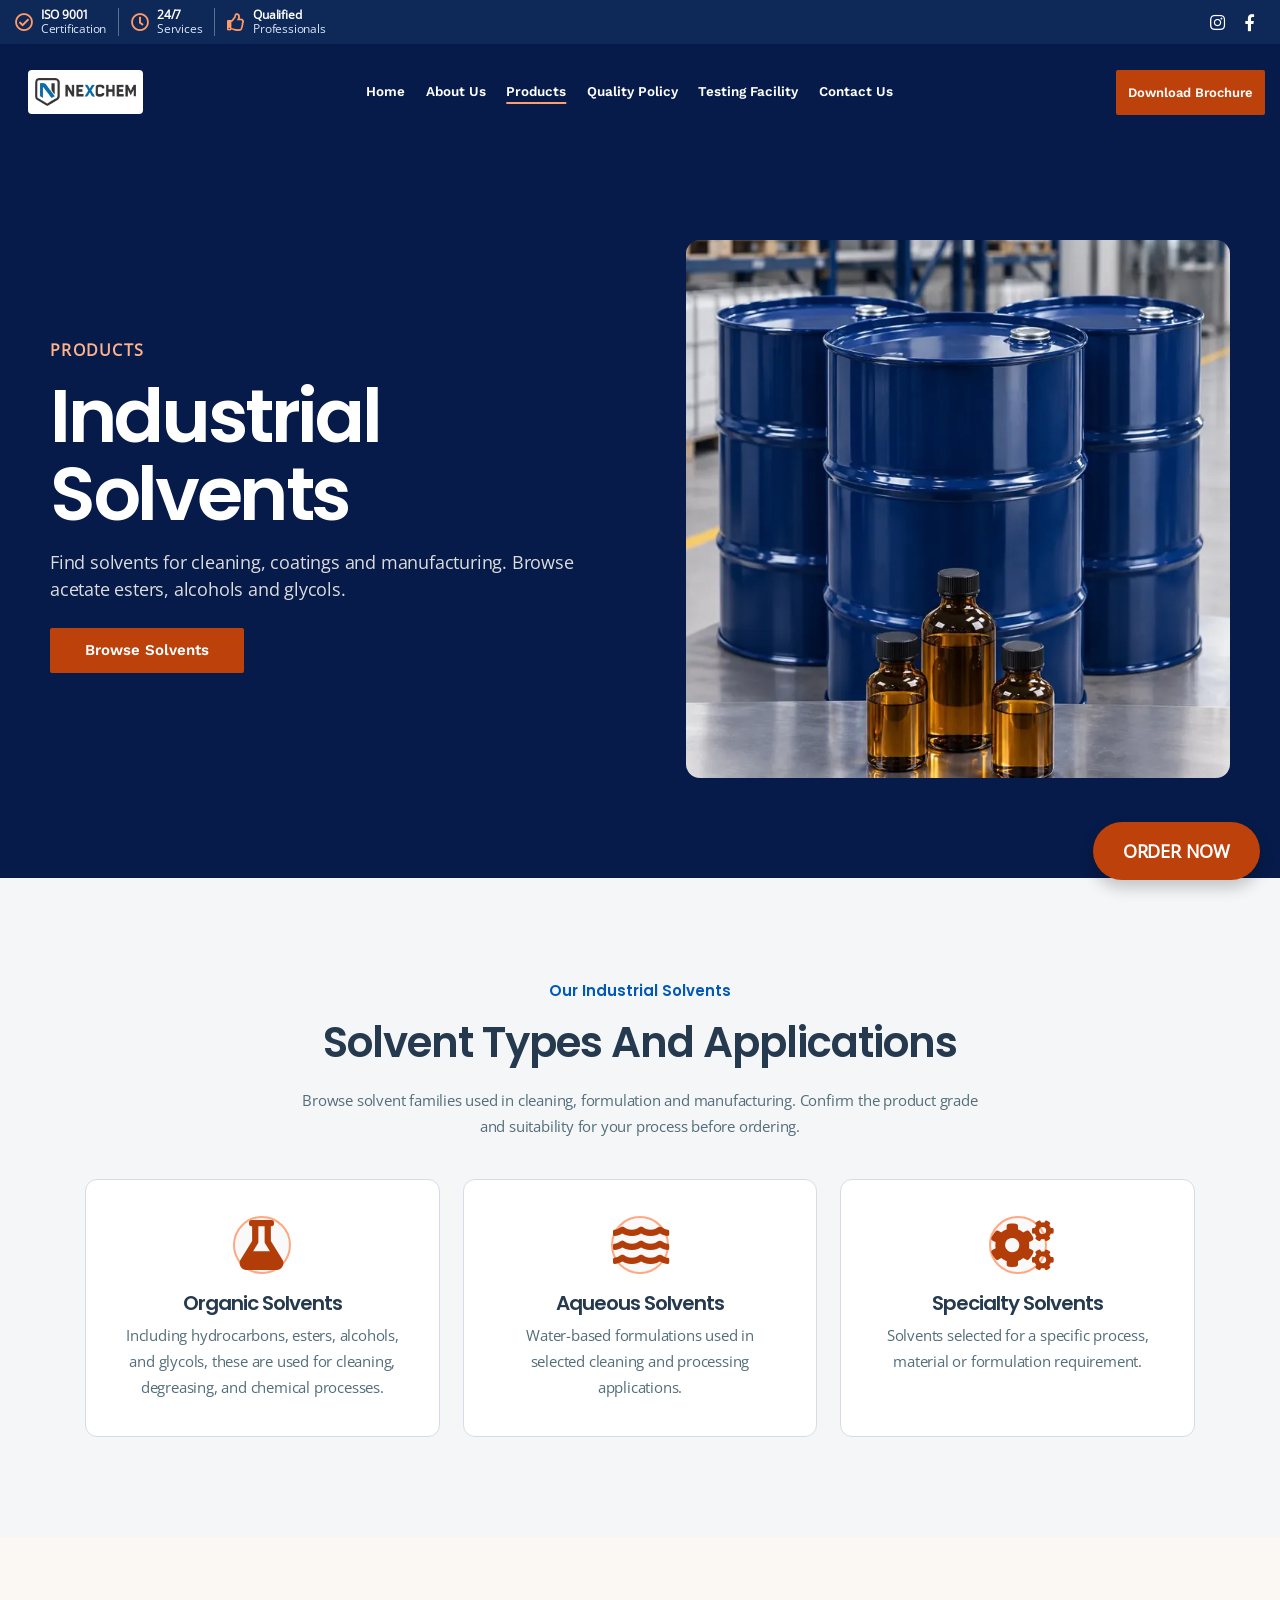
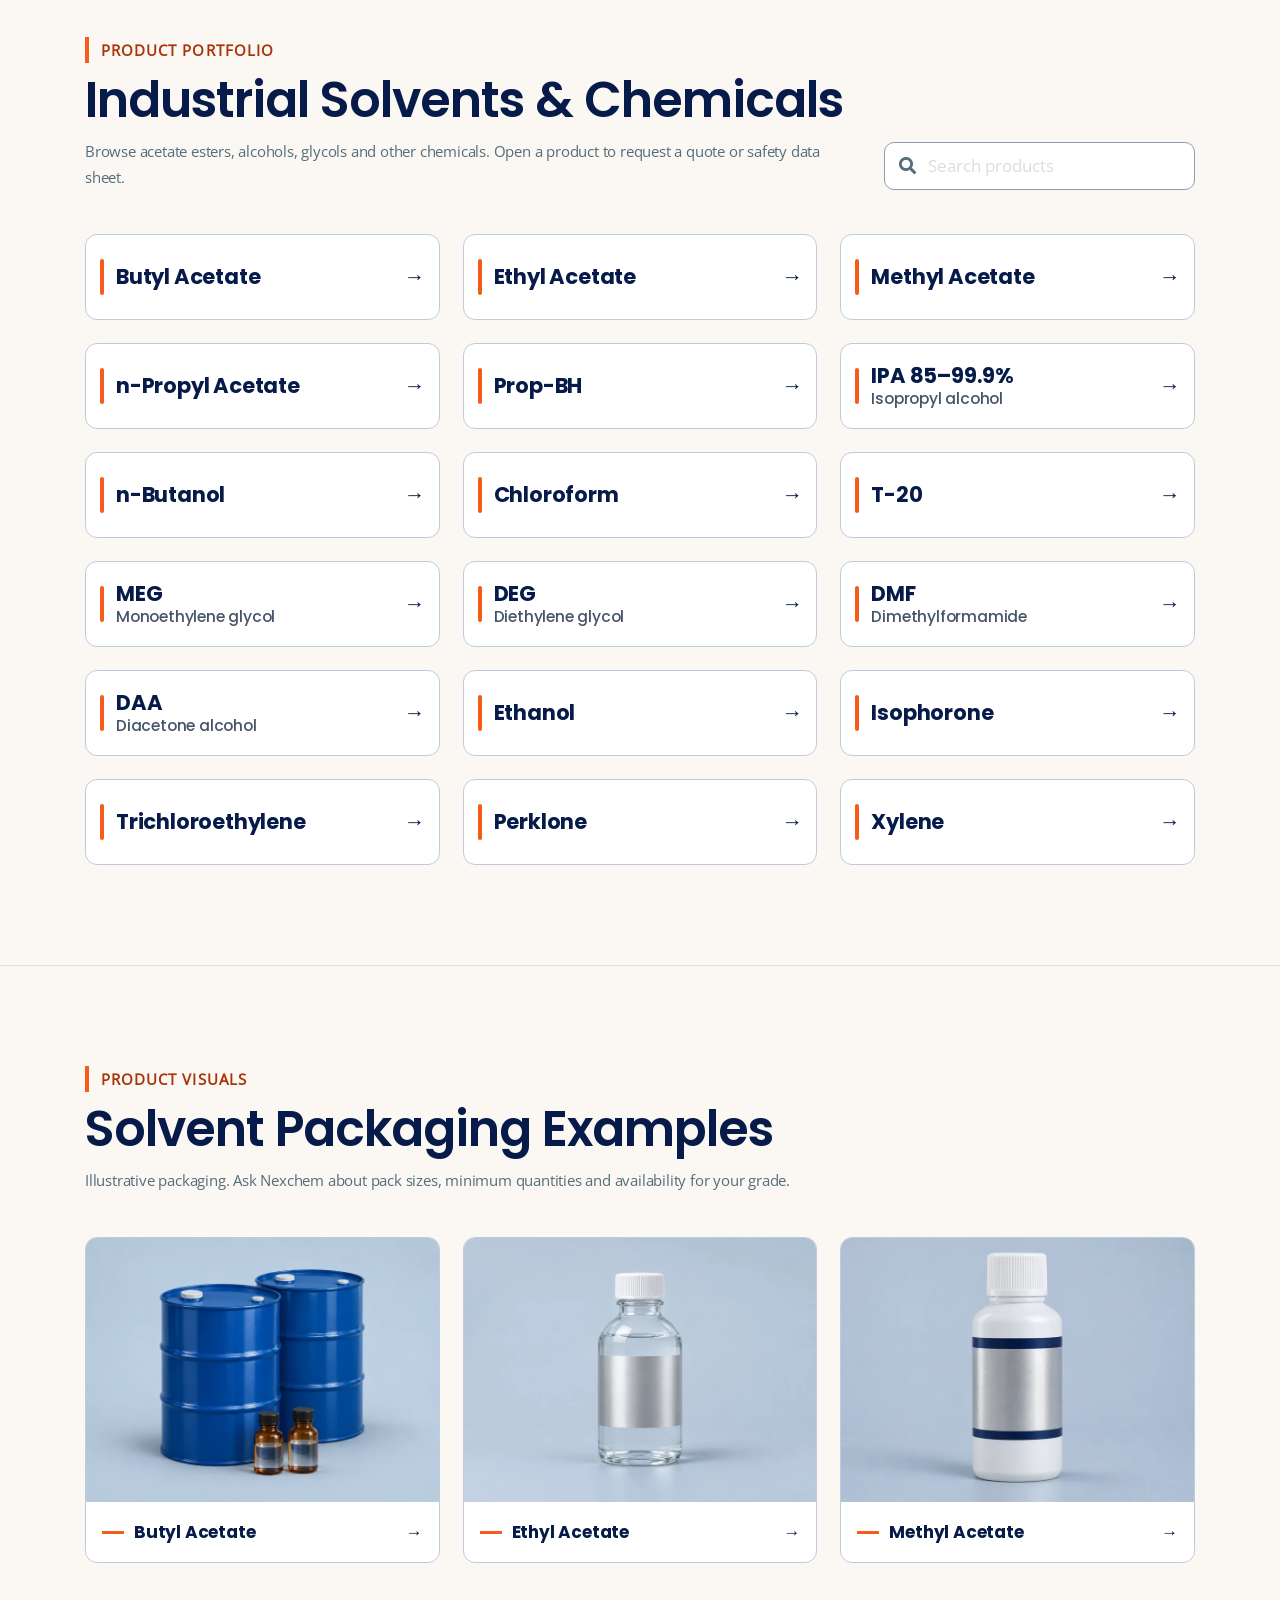
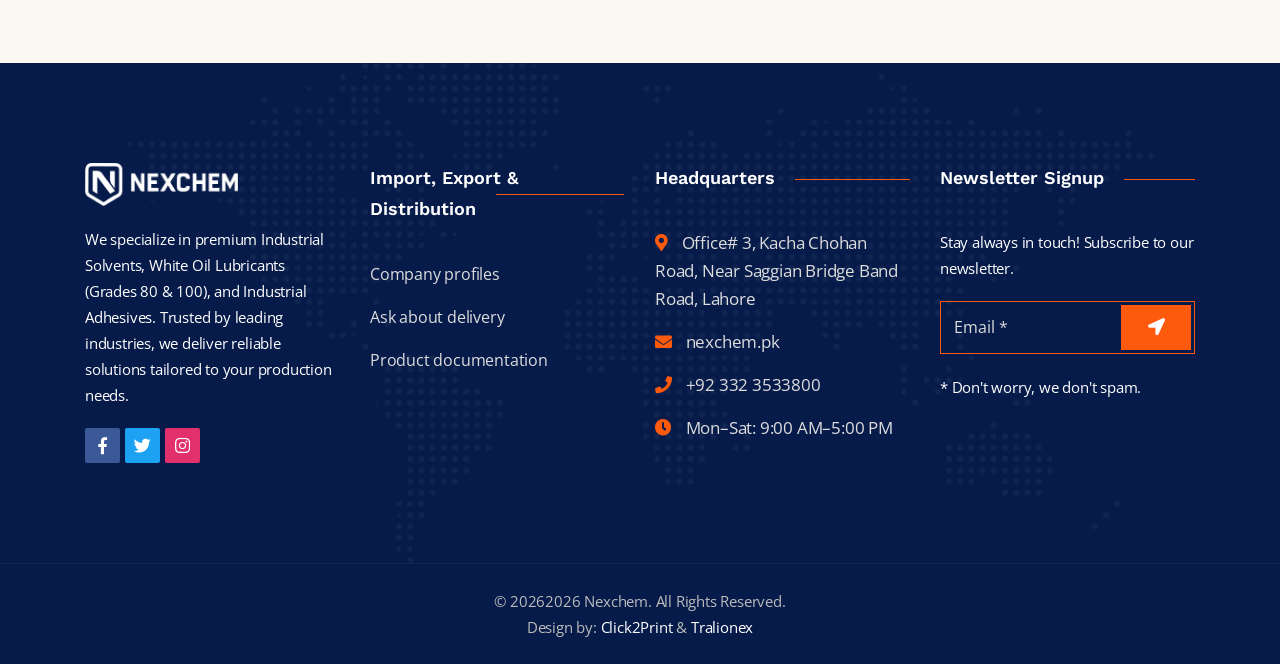
<file: Industrial-Solvents.html>
<!doctype html>
<!--[if lt IE 7]>      <html class="no-js lt-ie9 lt-ie8 lt-ie7" lang=""> <![endif]-->
<!--[if IE 7]>         <html class="no-js lt-ie9 lt-ie8" lang=""> <![endif]-->
<!--[if IE 8]>         <html class="no-js lt-ie9" lang=""> <![endif]-->
<!--[if gt IE 8]><!-->
<html class="no-js" lang="en-PK">
<!--<![endif]-->

<head>
    <meta charset="utf-8">
    <meta name="viewport" content="width=device-width, initial-scale=1">

    <title>Industrial Solvent Supplier in Pakistan | Nexchem</title>
    <meta name="description" content="Browse industrial solvents including ethyl acetate, butyl acetate, isopropyl alcohol and glycols. Ask Nexchem for grades, packaging, a quote or an SDS.">
    <link rel="canonical" href="https://nexchem.pk/Industrial-Solvents.html">
    <meta property="og:type" content="website">
    <meta property="og:site_name" content="Nexchem">
    <meta property="og:locale" content="en_PK">
    <meta property="og:title" content="Industrial Solvent Supplier in Pakistan | Nexchem">
    <meta property="og:description" content="Browse industrial solvents including ethyl acetate, butyl acetate, isopropyl alcohol and glycols. Ask Nexchem for grades, packaging, a quote or an SDS.">
    <meta property="og:url" content="https://nexchem.pk/Industrial-Solvents.html">
    <meta property="og:image" content="https://nexchem.pk/assets/img/optimized/industrial-solvent-drums-63a7df58a8.webp">
    <meta name="twitter:card" content="summary_large_image">
    <script type="application/ld+json">{"@context":"https://schema.org","@graph":[{"@type":"CollectionPage","@id":"https://nexchem.pk/Industrial-Solvents.html#webpage","url":"https://nexchem.pk/Industrial-Solvents.html","name":"Industrial Solvent Supplier in Pakistan | Nexchem","description":"Browse industrial solvents including ethyl acetate, butyl acetate, isopropyl alcohol and glycols. Ask Nexchem for grades, packaging, a quote or an SDS.","inLanguage":"en-PK","isPartOf":{"@id":"https://nexchem.pk/#website"},"publisher":{"@id":"https://nexchem.pk/#organization"}}]}</script>

    <link rel="shortcut icon" type="image/webp" href="assets/img/optimized/favicons-bdda827057.webp">

    <style data-performance-style="site">@charset "UTF-8";@font-face{font-family:Open Sans;font-style:normal;font-weight:400;font-display:swap;src:url(assets/fonts/open-sans-400-ab72051c10.woff2) format("woff2")}@font-face{font-family:Poppins;font-style:normal;font-weight:500;font-display:swap;src:url(assets/fonts/poppins-500-8fda909c68.woff2) format("woff2")}@font-face{font-family:Poppins;font-style:normal;font-weight:600;font-display:swap;src:url(assets/fonts/poppins-600-03b68c3df1.woff2) format("woff2")}@font-face{font-family:Poppins;font-style:normal;font-weight:700;font-display:swap;src:url(assets/fonts/poppins-700-1aca57cfa3.woff2) format("woff2")}@font-face{font-family:Work Sans;font-style:normal;font-weight:600;font-display:swap;src:url(assets/fonts/work-sans-600-06b3881103.woff2) format("woff2")}@font-face{font-family:"Font Awesome 5 Brands";font-style:normal;font-weight:400;font-display:swap;src:url(assets/fonts/fa-brands-400-subset-baee463d6b.woff2) format("woff2")}@font-face{font-family:"Font Awesome 5 Free";font-style:normal;font-weight:900;font-display:swap;src:url(assets/fonts/fa-solid-900-subset-7ed3237cf4.woff2) format("woff2")}@font-face{font-family:"Font Awesome 5 Free";font-style:normal;font-weight:400;font-display:swap;src:url(assets/fonts/fa-regular-400-subset-265923a7ad.woff2) format("woff2")}@font-face{font-family:dl-construction;font-style:normal;font-weight:400;font-display:swap;src:url(assets/fonts/dl-construction-subset-c28576bf7d.woff2) format("woff2")}.fa,.fab,.far,.fas{-moz-osx-font-smoothing:grayscale;-webkit-font-smoothing:antialiased;display:inline-block;font-style:normal;font-variant:normal;text-rendering:auto;line-height:1}.fa-angle-up:before{content:"\f106"}.fa-arrow-right:before{content:"\f061"}.fa-arrow-up:before{content:"\f062"}.fa-bullseye:before{content:"\f140"}.fa-check-circle:before{content:"\f058"}.fa-chevron-left:before{content:"\f053"}.fa-chevron-right:before{content:"\f054"}.fa-clock:before{content:"\f017"}.fa-cogs:before{content:"\f085"}.fa-database:before{content:"\f1c0"}.fa-envelope:before{content:"\f0e0"}.fa-external-link-alt:before{content:"\f35d"}.fa-facebook-f:before{content:"\f39e"}.fa-fax:before{content:"\f1ac"}.fa-file-alt:before{content:"\f15c"}.fa-flask:before{content:"\f0c3"}.fa-hand-point-right:before{content:"\f0a4"}.fa-headset:before{content:"\f590"}.fa-instagram:before{content:"\f16d"}.fa-layer-group:before{content:"\f5fd"}.fa-leaf:before{content:"\f06c"}.fa-lightbulb:before{content:"\f0eb"}.fa-link:before{content:"\f0c1"}.fa-location-arrow:before{content:"\f124"}.fa-map-marker-alt:before{content:"\f3c5"}.fa-mobile-alt:before{content:"\f3cd"}.fa-phone:before{content:"\f095"}.fa-pinterest:before{content:"\f0d2"}.fa-search:before{content:"\f002"}.fa-thumbs-up:before{content:"\f164"}.fa-truck:before{content:"\f0d1"}.fa-twitter:before{content:"\f099"}.fa-water:before{content:"\f773"}.fa-whatsapp:before{content:"\f232"}.sr-only{border:0;clip:rect(0,0,0,0);height:1px;margin:-1px;overflow:hidden;padding:0;position:absolute;width:1px}.fab{font-family:"Font Awesome 5 Brands"}.far{font-weight:400}.fa,.far,.fas{font-family:"Font Awesome 5 Free"}.fa,.fas{font-weight:900}.animated{-webkit-animation-duration:1s;animation-duration:1s;-webkit-animation-fill-mode:both;animation-fill-mode:both}.animated.infinite{-webkit-animation-iteration-count:infinite;animation-iteration-count:infinite}@-webkit-keyframes fadeIn{0%{opacity:0}to{opacity:1}}@keyframes fadeIn{0%{opacity:0}to{opacity:1}}.fadeIn{-webkit-animation-name:fadeIn;animation-name:fadeIn}@-webkit-keyframes fadeInDown{0%{opacity:0;-webkit-transform:translateY(-20px);transform:translateY(-20px)}to{opacity:1;-webkit-transform:translateY(0);transform:translateY(0)}}@keyframes fadeInDown{0%{opacity:0;-webkit-transform:translateY(-20px);-ms-transform:translateY(-20px);transform:translateY(-20px)}to{opacity:1;-webkit-transform:translateY(0);-ms-transform:translateY(0);transform:translateY(0)}}.fadeInDown{-webkit-animation-name:fadeInDown;animation-name:fadeInDown}@-webkit-keyframes fadeInLeft{0%{opacity:0;-webkit-transform:translateX(-20px);transform:translate(-20px)}to{opacity:1;-webkit-transform:translateX(0);transform:translate(0)}}@keyframes fadeInLeft{0%{opacity:0;-webkit-transform:translateX(-20px);-ms-transform:translateX(-20px);transform:translate(-20px)}to{opacity:1;-webkit-transform:translateX(0);-ms-transform:translateX(0);transform:translate(0)}}.fadeInLeft{-webkit-animation-name:fadeInLeft;animation-name:fadeInLeft}@-webkit-keyframes fadeInRight{0%{opacity:0;-webkit-transform:translateX(20px);transform:translate(20px)}to{opacity:1;-webkit-transform:translateX(0);transform:translate(0)}}@keyframes fadeInRight{0%{opacity:0;-webkit-transform:translateX(20px);-ms-transform:translateX(20px);transform:translate(20px)}to{opacity:1;-webkit-transform:translateX(0);-ms-transform:translateX(0);transform:translate(0)}}.fadeInRight{-webkit-animation-name:fadeInRight;animation-name:fadeInRight}@-webkit-keyframes fadeInUp{0%{opacity:0;-webkit-transform:translateY(10px);transform:translateY(10px)}to{opacity:1;-webkit-transform:translateY(0);transform:translateY(0)}}@keyframes fadeInUp{0%{opacity:0;-webkit-transform:translateY(10px);-ms-transform:translateY(10px);transform:translateY(10px)}to{opacity:1;-webkit-transform:translateY(0);-ms-transform:translateY(0);transform:translateY(0)}}.fadeInUp{-webkit-animation-name:fadeInUp;animation-name:fadeInUp}@-webkit-keyframes fadeOut{0%{opacity:1}to{opacity:0}}@keyframes fadeOut{0%{opacity:1}to{opacity:0}}.fadeOut{-webkit-animation-name:fadeOut;animation-name:fadeOut}:root{--blue:#007bff;--indigo:#6610f2;--purple:#6f42c1;--pink:#e83e8c;--red:#dc3545;--orange:#fd7e14;--yellow:#ffc107;--green:#28a745;--teal:#20c997;--cyan:#17a2b8;--white:#fff;--gray:#6c757d;--gray-dark:#343a40;--primary:#007bff;--secondary:#6c757d;--success:#28a745;--info:#17a2b8;--warning:#ffc107;--danger:#dc3545;--light:#f8f9fa;--dark:#343a40;--breakpoint-xs:0;--breakpoint-sm:576px;--breakpoint-md:768px;--breakpoint-lg:992px;--breakpoint-xl:1200px;--font-family-sans-serif:-apple-system,BlinkMacSystemFont,"Segoe UI",Roboto,"Helvetica Neue",Arial,"Noto Sans",sans-serif,"Apple Color Emoji","Segoe UI Emoji","Segoe UI Symbol","Noto Color Emoji";--font-family-monospace:SFMono-Regular,Menlo,Monaco,Consolas,"Liberation Mono","Courier New",monospace}*,:after,:before{box-sizing:border-box}html{font-family:sans-serif;line-height:1.15;-webkit-text-size-adjust:100%;-webkit-tap-highlight-color:transparent}article,figcaption,figure,footer,header,main,nav,section{display:block}body{margin:0;font-family:-apple-system,BlinkMacSystemFont,Segoe UI,Roboto,Helvetica Neue,Arial,Noto Sans,sans-serif,"Apple Color Emoji","Segoe UI Emoji",Segoe UI Symbol,"Noto Color Emoji";font-size:1rem;font-weight:400;line-height:1.5;color:#212529;text-align:left;background-color:#fff}[tabindex="-1"]:focus:not(:focus-visible){outline:0!important}h1,h2,h3,h4{margin-top:0;margin-bottom:.5rem}p{margin-top:0;margin-bottom:1rem}address{margin-bottom:1rem;font-style:normal;line-height:inherit}dl,ul{margin-top:0;margin-bottom:1rem}ul ul{margin-bottom:0}dt{font-weight:700}dd{margin-bottom:.5rem;margin-left:0}strong{font-weight:bolder}small{font-size:80%}a{color:#007bff;text-decoration:none;background-color:transparent}a:hover{color:#0056b3;text-decoration:underline}a:not([href]){color:inherit;text-decoration:none}a:not([href]):hover{color:inherit;text-decoration:none}figure{margin:0 0 1rem}img{vertical-align:middle;border-style:none}svg{overflow:hidden;vertical-align:middle}table{border-collapse:collapse}caption{padding-top:.75rem;padding-bottom:.75rem;color:#6c757d;text-align:left;caption-side:bottom}label{display:inline-block;margin-bottom:.5rem}button{border-radius:0}button:focus{outline:1px dotted;outline:5px auto -webkit-focus-ring-color}button,input,select,textarea{margin:0;font-family:inherit;font-size:inherit;line-height:inherit}button,input{overflow:visible}button,select{text-transform:none}select{word-wrap:normal}[type=button],[type=submit],button{-webkit-appearance:button}[type=button]:not(:disabled),[type=submit]:not(:disabled),button:not(:disabled){cursor:pointer}[type=button]::-moz-focus-inner,[type=submit]::-moz-focus-inner,button::-moz-focus-inner{padding:0;border-style:none}input[type=date],input[type=time]{-webkit-appearance:listbox}textarea{overflow:auto;resize:vertical}progress{vertical-align:baseline}[type=number]::-webkit-inner-spin-button,[type=number]::-webkit-outer-spin-button{height:auto}[type=search]{outline-offset:-2px;-webkit-appearance:none}[type=search]::-webkit-search-decoration{-webkit-appearance:none}::-webkit-file-upload-button{font:inherit;-webkit-appearance:button}output{display:inline-block}summary{display:list-item;cursor:pointer}[hidden]{display:none!important}.h1,.h2,.h3,.h4,h1,h2,h3,h4{margin-bottom:.5rem;font-weight:500;line-height:1.2}.h1,h1{font-size:2.5rem}.h2,h2{font-size:2rem}.h3,h3{font-size:1.75rem}.h4,h4{font-size:1.5rem}.lead{font-size:1.25rem;font-weight:300}.small,small{font-size:80%;font-weight:400}.list-unstyled{padding-left:0;list-style:none}.figure{display:inline-block}.container{width:100%;padding-right:15px;padding-left:15px;margin-right:auto;margin-left:auto}@media(min-width:576px){.container{max-width:540px}}@media(min-width:768px){.container{max-width:720px}}@media(min-width:992px){.container{max-width:960px}}@media(min-width:1200px){.container{max-width:1140px}}@media(min-width:576px){.container{max-width:540px}}@media(min-width:768px){.container{max-width:720px}}@media(min-width:992px){.container{max-width:960px}}@media(min-width:1200px){.container{max-width:1140px}}.row{display:-ms-flexbox;display:flex;-ms-flex-wrap:wrap;flex-wrap:wrap;margin-right:-15px;margin-left:-15px}.col-lg-3,.col-lg-4,.col-lg-5,.col-lg-6,.col-lg-7,.col-md-5,.col-md-6,.col-sm-6{position:relative;width:100%;padding-right:15px;padding-left:15px}@media(min-width:576px){.col-sm-6{-ms-flex:0 0 50%;flex:0 0 50%;max-width:50%}}@media(min-width:768px){.col-md-5{-ms-flex:0 0 41.666667%;flex:0 0 41.666667%;max-width:41.666667%}.col-md-6{-ms-flex:0 0 50%;flex:0 0 50%;max-width:50%}}@media(min-width:992px){.col-lg-3{-ms-flex:0 0 25%;flex:0 0 25%;max-width:25%}.col-lg-4{-ms-flex:0 0 33.333333%;flex:0 0 33.333333%;max-width:33.333333%}.col-lg-5{-ms-flex:0 0 41.666667%;flex:0 0 41.666667%;max-width:41.666667%}.col-lg-6{-ms-flex:0 0 50%;flex:0 0 50%;max-width:50%}.col-lg-7{-ms-flex:0 0 58.333333%;flex:0 0 58.333333%;max-width:58.333333%}}.table{width:100%;margin-bottom:1rem;color:#212529}.form-control{display:block;width:100%;height:calc(1.5em + .75rem + 2px);padding:.375rem .75rem;font-size:1rem;font-weight:400;line-height:1.5;color:#495057;background-color:#fff;background-clip:padding-box;border:1px solid #ced4da;border-radius:.25rem;transition:border-color .15s ease-in-out,box-shadow .15s ease-in-out}@media(prefers-reduced-motion:reduce){.form-control{transition:none}}.form-control::-ms-expand{background-color:transparent;border:0}.form-control:-moz-focusring{color:transparent;text-shadow:0 0 0 #495057}.form-control:focus{color:#495057;background-color:#fff;border-color:#80bdff;outline:0;box-shadow:0 0 0 .2rem #007bff40}.form-control::-webkit-input-placeholder{color:#6c757d;opacity:1}.form-control::-moz-placeholder{color:#6c757d;opacity:1}.form-control:-ms-input-placeholder{color:#6c757d;opacity:1}.form-control::-ms-input-placeholder{color:#6c757d;opacity:1}.form-control::placeholder{color:#6c757d;opacity:1}.form-control:disabled{background-color:#e9ecef;opacity:1}select.form-control:focus::-ms-value{color:#495057;background-color:#fff}select.form-control[size],textarea.form-control{height:auto}.btn{display:inline-block;font-weight:400;color:#212529;text-align:center;vertical-align:middle;cursor:pointer;-webkit-user-select:none;-moz-user-select:none;-ms-user-select:none;user-select:none;background-color:transparent;border:1px solid transparent;padding:.375rem .75rem;font-size:1rem;line-height:1.5;border-radius:.25rem;transition:color .15s ease-in-out,background-color .15s ease-in-out,border-color .15s ease-in-out,box-shadow .15s ease-in-out}@media(prefers-reduced-motion:reduce){.btn{transition:none}}.btn:hover{color:#212529;text-decoration:none}.btn.focus,.btn:focus{outline:0;box-shadow:0 0 0 .2rem #007bff40}.btn.disabled,.btn:disabled{opacity:.65}a.btn.disabled{pointer-events:none}.btn-link{font-weight:400;color:#007bff;text-decoration:none}.btn-link:hover{color:#0056b3;text-decoration:underline}.btn-link.focus,.btn-link:focus{text-decoration:underline;box-shadow:none}.btn-link.disabled,.btn-link:disabled{color:#6c757d;pointer-events:none}.fade{transition:opacity .15s linear}@media(prefers-reduced-motion:reduce){.fade{transition:none}}.fade:not(.show){opacity:0}.collapse:not(.show){display:none}.collapsing{position:relative;height:0;overflow:hidden;transition:height .35s ease}@media(prefers-reduced-motion:reduce){.collapsing{transition:none}}.dropdown-toggle{white-space:nowrap}.dropdown-toggle:after{display:inline-block;margin-left:.255em;vertical-align:.255em;content:"";border-top:.3em solid;border-right:.3em solid transparent;border-bottom:0;border-left:.3em solid transparent}.dropdown-toggle:empty:after{margin-left:0}.dropdown-menu{position:absolute;top:100%;left:0;z-index:1000;display:none;float:left;min-width:10rem;padding:.5rem 0;margin:.125rem 0 0;font-size:1rem;color:#212529;text-align:left;list-style:none;background-color:#fff;background-clip:padding-box;border:1px solid rgba(0,0,0,.15);border-radius:.25rem}.dropdown-menu-left{right:auto;left:0}.dropdown-menu-right{right:0;left:auto}@media(min-width:576px){.dropdown-menu-sm-left{right:auto;left:0}.dropdown-menu-sm-right{right:0;left:auto}}@media(min-width:768px){.dropdown-menu-md-left{right:auto;left:0}.dropdown-menu-md-right{right:0;left:auto}}@media(min-width:992px){.dropdown-menu-lg-left{right:auto;left:0}.dropdown-menu-lg-right{right:0;left:auto}}@media(min-width:1200px){.dropdown-menu-xl-left{right:auto;left:0}.dropdown-menu-xl-right{right:0;left:auto}}.dropdown-divider{height:0;margin:.5rem 0;overflow:hidden;border-top:1px solid #e9ecef}.dropdown-item{display:block;width:100%;padding:.25rem 1.5rem;clear:both;font-weight:400;color:#212529;text-align:inherit;white-space:nowrap;background-color:transparent;border:0}.dropdown-item:focus,.dropdown-item:hover{color:#16181b;text-decoration:none;background-color:#f8f9fa}.dropdown-item.active,.dropdown-item:active{color:#fff;text-decoration:none;background-color:#007bff}.dropdown-item.disabled,.dropdown-item:disabled{color:#6c757d;pointer-events:none;background-color:transparent}.dropdown-menu.show{display:block}.dropdown-header{display:block;padding:.5rem 1.5rem;margin-bottom:0;font-size:.875rem;color:#6c757d;white-space:nowrap}.dropdown-item-text{display:block;padding:.25rem 1.5rem;color:#212529}.dropdown-toggle-split{padding-right:.5625rem;padding-left:.5625rem}.dropdown-toggle-split:after{margin-left:0}.nav{display:-ms-flexbox;display:flex;-ms-flex-wrap:wrap;flex-wrap:wrap;padding-left:0;margin-bottom:0;list-style:none}.card{position:relative;display:-ms-flexbox;display:flex;-ms-flex-direction:column;flex-direction:column;min-width:0;word-wrap:break-word;background-color:#fff;background-clip:border-box;border:1px solid rgba(0,0,0,.125);border-radius:.25rem}.card-body{-ms-flex:1 1 auto;flex:1 1 auto;min-height:1px;padding:1.25rem}.card-header{padding:.75rem 1.25rem;margin-bottom:0;background-color:#00000008;border-bottom:1px solid rgba(0,0,0,.125)}.card-header:first-child{border-radius:calc(.25rem - 1px) calc(.25rem - 1px) 0 0}.accordion>.card{overflow:hidden}.accordion>.card:not(:last-of-type){border-bottom:0;border-bottom-right-radius:0;border-bottom-left-radius:0}.accordion>.card:not(:first-of-type){border-top-left-radius:0;border-top-right-radius:0}.accordion>.card>.card-header{border-radius:0;margin-bottom:-1px}.badge{display:inline-block;padding:.25em .4em;font-size:75%;font-weight:700;line-height:1;text-align:center;white-space:nowrap;vertical-align:baseline;border-radius:.25rem;transition:color .15s ease-in-out,background-color .15s ease-in-out,border-color .15s ease-in-out,box-shadow .15s ease-in-out}@media(prefers-reduced-motion:reduce){.badge{transition:none}}a.badge:focus,a.badge:hover{text-decoration:none}.badge:empty{display:none}.btn .badge{position:relative;top:-1px}.progress{display:-ms-flexbox;display:flex;height:1rem;overflow:hidden;font-size:.75rem;background-color:#e9ecef;border-radius:.25rem}.media{display:-ms-flexbox;display:flex;-ms-flex-align:start;align-items:flex-start}.close{float:right;font-size:1.5rem;font-weight:700;line-height:1;color:#000;text-shadow:0 1px 0 #fff;opacity:.5}.close:hover{color:#000;text-decoration:none}.close:not(:disabled):not(.disabled):focus,.close:not(:disabled):not(.disabled):hover{opacity:.75}button.close{padding:0;background-color:transparent;border:0;-webkit-appearance:none;-moz-appearance:none;appearance:none}a.close.disabled{pointer-events:none}.carousel{position:relative}.bg-light{background-color:#f8f9fa!important}a.bg-light:focus,a.bg-light:hover,button.bg-light:focus,button.bg-light:hover{background-color:#dae0e5!important}.bg-dark{background-color:#343a40!important}a.bg-dark:focus,a.bg-dark:hover,button.bg-dark:focus,button.bg-dark:hover{background-color:#1d2124!important}.border{border:1px solid #dee2e6!important}.border-top{border-top:1px solid #dee2e6!important}.border-right{border-right:1px solid #dee2e6!important}.border-bottom{border-bottom:1px solid #dee2e6!important}.border-left{border-left:1px solid #dee2e6!important}.rounded{border-radius:.25rem!important}.clearfix:after{display:block;clear:both;content:""}.d-flex{display:-ms-flexbox!important;display:flex!important}.flex-wrap{-ms-flex-wrap:wrap!important;flex-wrap:wrap!important}.justify-content-center{-ms-flex-pack:center!important;justify-content:center!important}.align-items-center{-ms-flex-align:center!important;align-items:center!important}.sr-only{position:absolute;width:1px;height:1px;padding:0;margin:-1px;overflow:hidden;clip:rect(0,0,0,0);white-space:nowrap;border:0}.shadow-sm{box-shadow:0 .125rem .25rem #00000013!important}.mb-0{margin-bottom:0!important}.mb-3{margin-bottom:1rem!important}.mb-4{margin-bottom:1.5rem!important}.p-4{padding:1.5rem!important}.py-4{padding-top:1.5rem!important}.py-4{padding-bottom:1.5rem!important}.py-5{padding-top:3rem!important}.py-5{padding-bottom:3rem!important}.text-wrap{white-space:normal!important}.text-left{text-align:left!important}.text-center{text-align:center!important}.text-white{color:#fff!important}.text-primary{color:#007bff!important}a.text-primary:focus,a.text-primary:hover{color:#0056b3!important}.text-muted{color:#6c757d!important}.visible{visibility:visible!important}@media print{*,:after,:before{text-shadow:none!important;box-shadow:none!important}a:not(.btn){text-decoration:underline}img{page-break-inside:avoid}h2,h3,p{orphans:3;widows:3}h2,h3{page-break-after:avoid}@page{size:a3}body,.container{min-width:992px!important}.badge{border:1px solid #000}.table{border-collapse:collapse!important}}.dl{font-family:dl-construction!important;speak:none;font-style:normal;font-weight:400;font-variant:normal;text-transform:none;-webkit-font-smoothing:antialiased;-moz-osx-font-smoothing:grayscale}.dl-d-printer-2:before{content:"\e901"}.dl-conveyor-6:before{content:"\e90b"}.dl-factory-1:before{content:"\e90e"}.dl-factory-3:before{content:"\e910"}.dl-factory-4:before{content:"\e911"}.dl-industrial-robot-9:before{content:"\e922"}.dl-industrial-robot-18:before{content:"\e92b"}.dl-loader:before{content:"\e931"}.dl-meter-2:before{content:"\e935"}.dl-refinery:before{content:"\e939"}.dl-stock:before{content:"\e93b"}.dl-welder-1:before{content:"\e949"}.slick-slider{position:relative;display:block;box-sizing:border-box;-webkit-user-select:none;-moz-user-select:none;-ms-user-select:none;user-select:none;-webkit-touch-callout:none;-khtml-user-select:none;-ms-touch-action:pan-y;touch-action:pan-y;-webkit-tap-highlight-color:transparent}.slick-list{position:relative;display:block;overflow:hidden;margin:0;padding:0}.slick-list:focus{outline:0}.slick-slider .slick-list,.slick-slider .slick-track{-webkit-transform:translate3d(0,0,0);-moz-transform:translate3d(0,0,0);-ms-transform:translate3d(0,0,0);-o-transform:translate3d(0,0,0);transform:translateZ(0)}.slick-track{position:relative;top:0;left:0;display:block;margin-left:auto;margin-right:auto}.slick-track:after,.slick-track:before{display:table;content:""}.slick-track:after{clear:both}.slick-loading .slick-track{visibility:hidden}.slick-slide{display:none;float:left;height:100%;min-height:1px}.slick-slide img{display:block}.slick-slide.slick-loading img{display:none}.slick-initialized .slick-slide{display:block}.slick-loading .slick-slide{visibility:hidden}.slick-vertical .slick-slide{display:block;height:auto;border:1px solid transparent}.slick-arrow.slick-hidden{display:none}.odometer.odometer-auto-theme,.odometer.odometer-theme-default,.odometer.odometer-auto-theme .odometer-digit,.odometer.odometer-theme-default .odometer-digit{display:inline-block;vertical-align:middle;*vertical-align:auto;*zoom:1;*display:inline;position:relative}.odometer.odometer-auto-theme .odometer-digit .odometer-digit-spacer,.odometer.odometer-theme-default .odometer-digit .odometer-digit-spacer{display:inline-block;vertical-align:middle;*vertical-align:auto;*zoom:1;*display:inline;visibility:hidden}.odometer.odometer-auto-theme .odometer-digit .odometer-digit-inner,.odometer.odometer-theme-default .odometer-digit .odometer-digit-inner{text-align:left;display:block;position:absolute;inset:0;overflow:hidden}.odometer.odometer-auto-theme .odometer-digit .odometer-ribbon,.odometer.odometer-theme-default .odometer-digit .odometer-ribbon{display:block}.odometer.odometer-auto-theme .odometer-digit .odometer-ribbon-inner,.odometer.odometer-theme-default .odometer-digit .odometer-ribbon-inner{display:block;-webkit-backface-visibility:hidden}.odometer.odometer-auto-theme .odometer-digit .odometer-value,.odometer.odometer-theme-default .odometer-digit .odometer-value{display:block;-webkit-transform:translateZ(0)}.odometer.odometer-auto-theme .odometer-digit .odometer-value.odometer-last-value,.odometer.odometer-theme-default .odometer-digit .odometer-value.odometer-last-value{position:absolute}.odometer.odometer-auto-theme.odometer-animating-up .odometer-ribbon-inner,.odometer.odometer-theme-default.odometer-animating-up .odometer-ribbon-inner{-webkit-transition:-webkit-transform 2s;-moz-transition:-moz-transform 2s;-ms-transition:-ms-transform 2s;-o-transition:-o-transform 2s;transition:transform 2s}.odometer.odometer-auto-theme.odometer-animating-up.odometer-animating .odometer-ribbon-inner,.odometer.odometer-theme-default.odometer-animating-up.odometer-animating .odometer-ribbon-inner,.odometer.odometer-auto-theme.odometer-animating-down .odometer-ribbon-inner,.odometer.odometer-theme-default.odometer-animating-down .odometer-ribbon-inner{-webkit-transform:translateY(-100%);-moz-transform:translateY(-100%);-ms-transform:translateY(-100%);-o-transform:translateY(-100%);transform:translateY(-100%)}.odometer.odometer-auto-theme.odometer-animating-down.odometer-animating .odometer-ribbon-inner,.odometer.odometer-theme-default.odometer-animating-down.odometer-animating .odometer-ribbon-inner{-webkit-transition:-webkit-transform 2s;-moz-transition:-moz-transform 2s;-ms-transition:-ms-transform 2s;-o-transition:-o-transform 2s;transition:transform 2s;-webkit-transform:translateY(0);-moz-transform:translateY(0);-ms-transform:translateY(0);-o-transform:translateY(0);transform:translateY(0)}.odometer.odometer-auto-theme,.odometer.odometer-theme-default{font-family:Helvetica Neue,sans-serif;line-height:1.1em}.odometer.odometer-auto-theme .odometer-value,.odometer.odometer-theme-default .odometer-value{text-align:center}.slider-content-wrap{min-height:clamp(400px,62vh,580px);padding-block:56px}.dl-slider .overlay{background-color:#00000085;width:100%;height:100%;position:absolute;left:0;top:0;z-index:-1}.dl-slider .bg-img{display:block;background-repeat:no-repeat;-webkit-background-size:cover;background-size:cover;background-position:center center;width:100%;height:100%;position:absolute;left:0;top:0;overflow:hidden;z-index:-1}.dl-slider .dl-caption{color:#fff;font-family:Poppins,sans-serif}.dl-slider .dl-caption .inner-layer{display:inline-block;overflow:hidden}.dl-slider .dl-caption.medium{font-size:15px;font-family:Poppins,sans-serif;line-height:26px;font-weight:500;color:#fffc;letter-spacing:0;text-transform:capitalize;visibility:inherit;transition:none 0s ease 0s;text-align:inherit;border-width:0px;margin:0 0 20px;padding:0;min-height:0px;min-width:0px;max-height:none;max-width:none;opacity:1}.dl-slider .dl-caption.big{font-size:56px;line-height:66px;font-weight:600;color:#fff;letter-spacing:-1px}.dl-slider .slider-content{position:relative}.dl-slider .dl-caption.small{font-family:Source Sans Pro,sans-serif;font-size:16px;font-weight:400;letter-spacing:-.2px;line-height:26px;color:#fff;margin-top:5px}.dl-slider .dl-btn-group{margin-top:25px;overflow:hidden}.dl-slider .default-btn{display:inline-block;background:#bc410b;color:#fff;font-family:Work Sans,sans-serif;font-size:15px;font-weight:600;text-transform:capitalize;height:45px;line-height:45px;padding:0 35px;letter-spacing:0;border-radius:2px;overflow:hidden;position:relative;transition:all ease .7s;-moz-transition:all ease .7s;-webkit-transition:all ease .7s;-ms-transition:all ease .7s;-o-transition:all ease .7s;z-index:1}.dl-slider .default-btn:hover{color:#fff}.dl-slider .default-btn span{background:#061b49 none repeat scroll 0 0;border-radius:50%;display:block;height:0;position:absolute;transform:translate(-50%,-50%);-moz-transform:translate(-50%,-50%);-webkit-transform:translate(-50%,-50%);-ms-transform:translate(-50%,-50%);-o-transform:translate(-50%,-50%);transition:width .6s ease 0s,height .6s ease 0s;-moz-transition:width .6s ease 0s,height .6s ease 0s;-webkit-transition:width .6s ease 0s,height .6s ease 0s;-ms-transition:width .6s ease 0s,height .6s ease 0s;-o-transition:width .6s ease 0s,height .6s ease 0s;width:0;z-index:-1}.dl-slider .default-btn:hover span{height:562.5px;width:562.5px}@media only screen and (max-width:992px){.slider-content-wrap{min-height:400px}.dl-slider .dl-caption.medium{font-size:12px}.dl-slider .dl-caption.big{font-size:28px;line-height:30px;letter-spacing:-1px}.dl-slider .dl-caption.small{font-size:12px;line-height:20px}.dl-slider .dl-btn-group{margin-top:10px}}@media only screen and (max-width:520px){.dl-slider .dl-caption.big{font-size:24px;letter-spacing:-.5px}.dl-slider .dl-caption.small br{display:none}}.dl-slider .slick-dots{width:100%;height:auto;text-align:center;position:absolute;left:0;bottom:20px;margin:0;list-style:none}.dl-slider .slick-dots li{display:inline-block;margin:0 6px}.dl-slider .slick-dots li button{background-color:#ffffffb3;width:8px;height:8px;border-radius:50%;overflow:hidden;text-indent:-99999px;padding:0;transition:all .3s ease-in-out;cursor:pointer}.dl-slider .slick-dots li button:focus-visible{outline:2px solid #fff;outline-offset:3px}.dl-slider .slick-dots li.slick-active button{background-color:#fe5a0e;transition:all .3s ease-in-out}.dl-slider .slick-arrow{background-color:#0006;color:#ddd;font-size:14px;width:45px;height:45px;line-height:45px;border-radius:50%;position:absolute;left:0;top:50%;transform:translateY(-50%);text-align:center;z-index:1;cursor:pointer;transition:all .3s ease-in-out}.dl-slider .slick-arrow.slick-next{left:auto;right:0}@media(max-width:1199px){.dl-slider .slick-arrow{top:auto;bottom:10px;left:15px;transform:none}.dl-slider .slick-arrow.slick-next{left:auto;right:15px}}.dl-slider .slick-arrow:hover{background-color:#000c;color:#fff;transition:all .3s ease-in-out}*{padding:0;margin:0}body{background-color:#fff;font-family:Open Sans,sans-serif;font-size:17px;line-height:28px;color:#536d7a;font-weight:400;letter-spacing:-.2px;position:relative;overflow-x:hidden}h1,h2,h3,h4{font-family:Poppins,sans-serif;-webkit-font-smoothing:antialiased;color:#263a4f}h1{font-size:45px;font-weight:400;line-height:55px;margin:0 0 10px;color:#263a4f}h2{font-size:32px;line-height:42px;color:#263a4f;margin:0 0 10px;font-weight:600;letter-spacing:-1px}h3,h4{margin:0 0 10px;font-weight:400;line-height:1.7;color:#263a4f;letter-spacing:-.5px}h3{font-size:20px}h4{font-size:16px}img{height:auto;border:none;outline:none;max-width:100%}ul{display:block;list-style:none;padding:0;margin:0}p{font-size:15px;line-height:26px;margin-bottom:15px}a,a:hover{text-decoration:none}a:focus{outline:0;text-decoration:none}input::-webkit-input-placeholder,textarea::-webkit-input-placeholder{color:#ddd!important}input:-moz-placeholder,textarea:-moz-placeholder{color:#ddd!important}input::-moz-placeholder,textarea::-moz-placeholder{color:#ddd!important}input:-ms-input-placeholder,textarea:-ms-input-placeholder{color:#ddd!important}button{border:none;background:none}::-webkit-scrollbar{width:8px;height:8px}::-webkit-scrollbar-thumb{cursor:pointer;background:#fe5a0e}::selection{background-color:#fe5a0e;color:#fff}::-moz-selection{background-color:#fe5a0e;color:#fff}.padding{padding:100px 0}.bg-grey{background-color:#f9f9f9}.bg-dark{background-color:#061b49!important}.bd-bottom{border-bottom:2px solid #eeeeee}.bd-right{border-right:2px solid #eeeeee}.mb-20{margin-bottom:20px}.mb-40{margin-bottom:40px}.mb-50{margin-bottom:50px}.mt-20{margin-top:20px}.mt-50{margin-top:50px}.loaded .site-preloader-wrap{opacity:0;visibility:hidden}.site-preloader-wrap{display:none;position:fixed;z-index:999;height:100%;width:100%;background:#fff;top:0;left:0}.site-preloader-wrap .spinner{background-color:#fe5a0e;position:absolute;left:50%;top:50%;margin-left:-20px;margin-top:-20px}.spinner{width:40px;height:40px;border-radius:100%;-webkit-animation:sk-scaleout 1s infinite ease-in-out;animation:sk-scaleout 1s infinite ease-in-out}@-webkit-keyframes sk-scaleout{0%{-webkit-transform:scale(0)}to{-webkit-transform:scale(1);opacity:0}}@keyframes sk-scaleout{0%{-webkit-transform:scale(0);transform:scale(0)}to{-webkit-transform:scale(1);transform:scale(1);opacity:0}}.default-btn{display:inline-block;background:#bc410b;color:#fff;font-family:Work Sans,sans-serif;font-size:15px;font-weight:600;text-transform:capitalize;height:45px;line-height:45px;padding:0 35px;letter-spacing:0;border-radius:2px;overflow:hidden;position:relative;transition:all ease .7s;-moz-transition:all ease .7s;-webkit-transition:all ease .7s;-ms-transition:all ease .7s;-o-transition:all ease .7s;z-index:1}.default-btn:hover{color:#fff}.default-btn span{background:#061b49 none repeat scroll 0 0;border-radius:50%;display:block;height:0;position:absolute;transform:translate(-50%,-50%);-moz-transform:translate(-50%,-50%);-webkit-transform:translate(-50%,-50%);-ms-transform:translate(-50%,-50%);-o-transform:translate(-50%,-50%);transition:width .6s ease 0s,height .6s ease 0s;-moz-transition:width .6s ease 0s,height .6s ease 0s;-webkit-transition:width .6s ease 0s,height .6s ease 0s;-ms-transition:width .6s ease 0s,height .6s ease 0s;-o-transition:width .6s ease 0s,height .6s ease 0s;width:0;z-index:-1}.default-btn:hover span{height:562.5px;width:562.5px}.section-heading h2{font-family:"Poppins",Sans-serif;font-size:42px;font-weight:600;line-height:48px;letter-spacing:-1px;text-transform:capitalize;color:#263a4f;margin:0 0 20px}.section-heading .sub-heading,.section-heading h4{font-family:"Poppins",Sans-serif;font-size:15px;font-weight:600;text-transform:capitalize;letter-spacing:0px;color:#ad3d0c;margin:0 0 15px}.slick-initialized .slick-slide{height:auto}.slick-slide:focus{outline:none}.nav-style .slick-arrow{width:40px;height:40px;line-height:40px;font-size:16px;color:#333;text-align:center;position:absolute;left:-40px;top:50%;transform:translateY(-50%);cursor:pointer;z-index:10}.nav-style .slick-arrow.right{left:auto;right:-40px}@media(max-width:1199px){.nav-style .slick-arrow{left:0}.nav-style .slick-arrow.right{left:auto;right:0}}a,a:hover,img,.form-control,.form-control:hover,button{-webkit-transition:all .5s;-o-transition:all .5s;transition:all .5s}#scrollup{width:45px;height:45px;position:fixed;bottom:30px;right:30px;overflow:hidden;z-index:999}.scroll-to-top{width:100%;height:100%;text-align:center;background-color:#fe5a0e;font-size:10px;padding:0;line-height:40px;color:#fff;border-radius:50%;text-decoration:none;transform:translateY(150%);transition:all .3s ease-in-out}#scrollup.show{opacity:1}#scrollup.show .scroll-to-top{transform:translateY(0);transition:all .3s ease-in-out}.scroll-to-top:hover{color:#fff;text-decoration:none;opacity:.8;transition:all .3s ease-in-out}.scroll-to-top:focus{outline:none}.header{background-color:#fff;width:100%;height:auto;display:block}.header ul{margin:0;padding:0;list-style:none}.mobile-menu-icon{display:none}.burger-menu{width:20px;height:17px;display:flex;flex-direction:column;justify-content:space-between;cursor:pointer;-webkit-transition:transform .33s ease-out;-moz-transition:transform .33s ease-out;-o-transition:transform .33s ease-out;transition:transform .33s ease-out}.burger-menu.menu-open{-webkit-transform:rotate(-45deg);-moz-transform:rotate(-45deg);-o-transform:rotate(-45deg);transform:rotate(-45deg)}.line-menu{background-color:#222;border-radius:2px;width:100%;height:3px}.line-menu.line-half{width:50%}.line-menu.first-line{transition:transform .33s cubic-bezier(.54,-.81,.57,.57);transform-origin:right}.menu-open .line-menu.first-line{-webkit-transform:rotate(-90deg) translateX(3px);-moz-transform:rotate(-90deg) translateX(3px);-o-transform:rotate(-90deg) translateX(3px);transform:rotate(-90deg) translate(3px)}.line-menu.last-line{align-self:flex-end;transition:transform .33s cubic-bezier(.54,-.81,.57,.57);transform-origin:left}.menu-open .line-menu.last-line{-webkit-transform:rotate(-90deg) translateX(-3px);-moz-transform:rotate(-90deg) translateX(-3px);-o-transform:rotate(-90deg) translateX(-3px);transform:rotate(-90deg) translate(-3px)}.header-menu-wrap ul{margin:0;padding:0;list-style:none}.header-menu-wrap ul li{display:inline-block;position:relative}.header-menu-wrap ul li>a{font-family:Work Sans,sans-serif;display:block;font-size:16px;letter-spacing:0;text-transform:capitalize;font-weight:600;color:#061b49;padding:0 15px;height:80px;line-height:80px;text-decoration:none;-webkit-font-smoothing:antialiased}.header-menu-wrap ul li:hover>a{color:#fe5a0e}.header-menu-wrap li ul{background-color:#fff;display:block;width:250px;padding:30px 0;-webkit-box-shadow:0px 50px 100px 0px rgba(64,1,4,.1),0px -6px 0px 0px rgba(248,99,107,.004);box-shadow:0 50px 100px #4001041a,0 -6px #f8636b01;position:absolute;left:-35px;top:100%;opacity:0;visibility:hidden;z-index:0;-webkit-transition:opacity .5s ease,visibility .5s ease;-o-transition:opacity .5s ease,visibility .5s ease;transition:opacity .5s ease,visibility .5s ease}.header-menu-wrap li:hover>ul{opacity:1;visibility:visible;z-index:99}.header-menu-wrap li li{display:block;padding:0 35px;margin-bottom:5px;text-align:left;position:relative}.header-menu-wrap li li:last-child{margin:0}.header-menu-wrap li li>a{font-family:Open Sans,sans-serif;display:block;height:auto;line-height:inherit;color:#061b49;font-weight:400;letter-spacing:0;line-height:1.8;text-transform:capitalize;padding:1px 7px;font-size:14px;-webkit-font-smoothing:antialiased}.header-menu-wrap li li:hover>a{color:#fe5a0e;background-color:#f9f9f9}.header-menu-wrap li ul li ul{width:250px;position:absolute;left:100%;top:0}@media(min-width:993px){.header-menu-wrap li ul{display:block!important}}@media(max-width:992px){#page.site{margin-top:0!important}.dropdown-plus{width:49px;height:49px;line-height:49px;position:absolute;top:0;right:0;cursor:pointer}.dropdown-plus:before,.dropdown-plus:after{position:absolute;content:"";top:21px;right:10px;width:13px;height:1px;background-color:#222}.dropdown-plus:after{-webkit-transform:rotate(90deg);-moz-transform:rotate(90deg);-o-transform:rotate(90deg);transform:rotate(90deg)}.dropdown-plus.dropdown-open:after{display:none}.mobile-menu-icon{display:block}.header-menu-wrap{display:none;background-color:#fff;width:100%;height:auto;padding:0 20px;position:absolute;left:0;top:100%;z-index:999}.header-menu-wrap ul li{display:block;border-bottom:1px solid rgba(0,0,0,.04);padding:11px 0;margin:0}.header-menu-wrap ul li:first-child{border-top:1px solid rgba(0,0,0,.04)}.header-menu-wrap ul li>a{padding:10px 15px;height:inherit;line-height:inherit}.header-menu-wrap li li:hover>a{background-color:transparent}.header-menu-wrap ul li ul li ul,.header-menu-wrap ul li ul{background-color:transparent;width:100%;opacity:1;padding:11px 0 0;visibility:visible;position:inherit;display:none;top:inherit;left:inherit;box-shadow:none}.header-menu-wrap li li{padding-left:11px}.header-menu-wrap li li:last-child{border-bottom:none;padding-bottom:0}.header-menu-wrap li li>a{color:#061b49;font-size:13px}.header-menu-wrap li li:hover>a{color:#666}.primary-header-two .header-right a.header-btn{margin:0}}.primary-header-inner .header-right{display:flex;align-items:center;line-height:80px;margin-left:20px}.header-right .mobile-menu-icon{margin-left:20px}.header-right a.header-btn{display:inline-block;background:#bc410b;color:#fff;font-family:Work Sans,sans-serif;font-size:15px;font-weight:600;text-transform:capitalize;height:45px;line-height:45px;padding:0 35px;letter-spacing:0;border-radius:2px;overflow:hidden;position:relative;margin-left:20px;transition:all ease .7s;-moz-transition:all ease .7s;-webkit-transition:all ease .7s;-ms-transition:all ease .7s;-o-transition:all ease .7s;z-index:1}.header-right a.header-btn:hover{color:#fff}.header-right a.header-btn span{background:#061b49 none repeat scroll 0 0;border-radius:50%;display:block;height:0;position:absolute;transform:translate(-50%,-50%);-moz-transform:translate(-50%,-50%);-webkit-transform:translate(-50%,-50%);-ms-transform:translate(-50%,-50%);-o-transform:translate(-50%,-50%);transition:width .6s ease 0s,height .6s ease 0s;-moz-transition:width .6s ease 0s,height .6s ease 0s;-webkit-transition:width .6s ease 0s,height .6s ease 0s;-ms-transition:width .6s ease 0s,height .6s ease 0s;-o-transition:width .6s ease 0s,height .6s ease 0s;width:0;z-index:-1}.header-right a.header-btn:hover span{height:562.5px;width:562.5px}.primary-header-inner{display:flex;align-items:center;justify-content:space-between;position:relative}.viewport-lg .primary-header .header-menu-wrap{display:block!important}.header-two{position:relative}.header-two .primary-header{width:100%;position:relative;background-color:#061b49;z-index:9}.header-two .primary-header-inner{background-color:#061b49;padding:0 20px}.primary-header-two .header-menu-wrap ul li>a{color:#fff;padding-right:30px;padding-left:0}.primary-header-two .header-menu-wrap ul li>a:hover{color:#fe5a0e}.primary-header-two .header-menu-wrap li li>a{color:#061b49}.primary-header-two .header-menu-wrap li li:hover>a:hover{color:#fe5a0e}.primary-header-two .header-menu-wrap li ul{left:-20px}.primary-header-two .header-menu-wrap li ul li ul{left:100%}@media(max-width:992px){.header-two{border:none}.header-two .primary-header{position:relative}.header-two .primary-header-inner{padding:20px 0}.primary-header-inner{padding:0}.primary-header-two .primary-header-inner .header-right{margin-left:0;justify-content:center;width:100%}.primary-header-two .header-right .mobile-menu-icon{margin-left:auto}.primary-header-two .header-right .line-menu{background-color:#fff}.primary-header-two .header-menu-wrap ul li ul li ul,.primary-header-two .header-menu-wrap ul li ul{left:inherit}.primary-header-two .header-menu-wrap li li:hover>a,.primary-header-two .header-menu-wrap li li>a,.primary-header-two .header-menu-wrap ul li>a{color:#061b49}}@media(max-width:992px){.header-menu-wrap{top:100%}}#dl-popup-search-box{background-color:#000000f2;position:fixed;width:100%;height:100%;top:-20em;left:0;right:0;white-space:nowrap;z-index:9999;opacity:0;visibility:hidden;-webkit-transition:.5s ease all;-moz-transition:.5s ease all;transition:.5s ease all}.box-inner-wrap:hover{cursor:url(assets/img/optimized/cross-6c738c932d.webp),auto}#dl-popup-search-box.toggled{top:0;opacity:1;visibility:visible}#dl-popup-search-box .box-inner-wrap{width:100%;height:100%}#dl-popup-search-box .box-inner-wrap form{position:relative;margin:0 auto}#dl-popup-search-box .box-inner-wrap input{width:90%;padding:0 0 .125em;background:transparent;border:none;border-bottom:3px solid #222;font-size:3em;color:#ddd;margin-right:15px}#dl-popup-search-box .box-inner-wrap input::-webkit-input-placeholder{color:#444!important}#dl-popup-search-box .box-inner-wrap input:-ms-input-placeholder{color:#444!important}#dl-popup-search-box .box-inner-wrap input::placeholder{color:#444!important}#dl-popup-search-box .box-inner-wrap input:focus{outline:none}#dl-popup-search-box .box-inner-wrap button{position:absolute;display:block;width:10%;right:0;top:0;background:transparent;border:none;color:#444;font-size:3em;-webkit-transition:.5s ease all;-moz-transition:.5s ease all;transition:.5s ease all;height:100%}#dl-popup-search-box .box-inner-wrap button:hover{color:#ddd}#dl-popup-search-box .box-inner-wrap button:focus{outline:none}@media screen and (max-width:600px){#dl-popup-search-box .box-inner-wrap form{width:90%}#dl-popup-search-box .box-inner-wrap input,#dl-popup-search-box .box-inner-wrap button{font-size:3em}}:root{--site-hero-min-height: clamp(640px, max(82vh, 49.5vw), 900px);--site-hero-title-size: clamp(52px, 5.85vw, 112px)}@media(max-width:767px){:root{--site-hero-min-height: clamp(624px, calc(1140px - 125vw) , 740px);--site-hero-title-size: clamp(38px, 8vw, 58px)}}.page-header.padding{min-height:var(--site-hero-min-height);display:flex;align-items:center;padding-block:clamp(32px,5vw,72px)}.page-header{background-image:url(assets/img/optimized/page-header-48f47b9f14.webp);background-repeat:no-repeat;background-position:center center;background-size:cover;width:100%;position:relative;z-index:1}.page-header .overlay{background-color:#061b49cc;width:100%;height:100%;position:absolute;left:0;top:0;z-index:-1}.page-header .page-content p{max-width:68ch;margin-inline:auto}.page-header.page-hero{background:#061b49}.page-hero .page-hero-grid{display:grid;grid-template-columns:minmax(0,1fr) minmax(0,.95fr);align-items:center;gap:clamp(24px,5vw,80px);max-width:1530px;padding-inline:clamp(20px,4vw,50px)}.page-hero .page-hero-label{color:#ffb38c;font-weight:700;letter-spacing:.08em;text-transform:uppercase;margin:0 0 14px;font-size:clamp(15px,1.25vw,22px)}.page-hero .page-content h1{font-size:var(--site-hero-title-size);font-weight:600;line-height:1.04;letter-spacing:-.045em;margin:0 0 16px;text-wrap:balance;overflow-wrap:anywhere}.page-hero .page-hero-intro{max-width:52ch;margin:0 0 24px;font-family:Open Sans,sans-serif;font-size:clamp(16px,1.4vw,22px);line-height:1.55}.page-hero-image{width:100%;height:clamp(280px,42vw,700px);object-fit:cover;border-radius:14px}.page-hero-actions{display:flex;flex-wrap:wrap;align-items:center;gap:12px}.page-hero-secondary{display:inline-flex;align-items:center;min-height:45px;padding:8px 18px;border:1px solid #b8c8e2;border-radius:2px;color:#fff;font-weight:600}.page-hero-secondary:hover,.page-hero-secondary:focus-visible{color:#061b49;background:#fff}@media(max-width:767px){.page-hero .page-hero-grid{grid-template-columns:minmax(0,1fr)}.page-hero-image{height:clamp(185px,50vw,320px)}}.home-header .dl-menu a[aria-current=page],.home-header .dl-menu li:has(>ul a[aria-current=page])>a{text-decoration:underline;text-decoration-color:#ff9d71;text-decoration-thickness:2px;text-underline-offset:6px}.page-content h4{font-family:"Work Sans",Sans-serif;font-size:12px;font-weight:600;text-transform:uppercase;color:#ddd;margin:0 0 20px;letter-spacing:0}.page-content h1,.page-content h2{color:#fff;font-size:36px;margin-bottom:15px;line-height:45px}.page-content p{color:#ddd;margin:0}.about-wrap{display:flex;align-items:center}.about-list{margin-bottom:20px}.about-list li{color:#263a4f;font-weight:600;font-size:14px;letter-spacing:-.2px}.about-list li i{color:#fe5a0e;padding-right:15px;line-height:35px}.sign{display:flex;align-items:center}.sign img{margin-left:30px}.video-box{position:relative;box-shadow:0 20px 30px 10px #3d01041a}.about-info p{margin-bottom:30px}.video-box-overlay{display:flex;align-items:center;justify-content:center;width:100%;height:100%;position:absolute;left:0;top:0;z-index:1}.dl-vb-1{display:inline-block;-webkit-transition:all .5s ease}.dl-vb-1 svg{width:110px;height:110px}.dl-vb-1 .circle{stroke:#fff;stroke-dasharray:650;stroke-dashoffset:650;-webkit-transition:all .5s ease-in-out;opacity:.3}.dl-vb-1 .triangle{-webkit-transition:all .7s ease-in-out;stroke-dasharray:240;stroke-dashoffset:480;stroke:#fff;transform:translateY(0)}.dl-vb-1:hover .triangle{stroke-dashoffset:0;opacity:1;stroke:#fff;animation:nudge .7s ease-in-out}@keyframes nudge{0%{transform:translate(0)}30%{transform:translate(-5px)}50%{transform:translate(5px)}70%{transform:translate(-2px)}to{transform:translate(0)}}.dl-vb-1:hover .circle{stroke-dashoffset:0;opacity:1}.about-section-3 .section-heading .desc{font-family:poppins,Sans-serif;font-size:16px;font-weight:500;font-style:italic;line-height:26px;letter-spacing:-.5px;color:#fe5a0e;margin:0 0 15px}.about-thumb.style{position:relative}.service-box{background-color:#fff;position:relative;-webkit-box-shadow:0 .2rem 2.8rem rgba(36,36,36,.1);-moz-box-shadow:0 .2rem 2.8rem rgba(36,36,36,.1);box-shadow:0 .2rem 2.8rem #2424241a;transition:all .3s ease-in-out;overflow:hidden}.service-box:hover{background-color:#fe5a0e}.service-content{text-align:center;padding:40px}.service-content .service-icon{color:#fe5a0e;width:60px;height:60px;line-height:60px;font-size:60px;text-align:center;margin:0 auto}.service-content h3{font-size:18px;font-weight:600;line-height:26px;letter-spacing:-.5px;color:#263a4f;margin:15px 0}.service-content p{font-size:14px;letter-spacing:-.2px;color:#6a8695}.service-box:hover .service-icon,.service-box:hover .service-content h3,.service-box:hover .service-content p,.service-box:hover .read-more{color:#fff}.read-more{font-family:"Work Sans",Sans-serif;font-size:14px;font-weight:600;letter-spacing:0px;color:#fe5a0e;text-transform:capitalize}.service-section-2{position:relative;z-index:1}.service-bg{position:absolute;background-image:url(assets/img/optimized/satellite-map-0f070bab7c.webp);background-position:top center;background-size:contain;background-repeat:no-repeat;width:100%;height:100%;left:0;top:0;z-index:-1}.service-wrap{box-shadow:0 20px 30px 5px #3d01041a;border-bottom:3px solid #fe5a0e}.service-thumb{position:relative;overflow:hidden}.service-thumb img{width:100%;height:auto;overflow:hidden}.service-thumb .read-more{background-color:#fe5a0e;border:10px solid rgba(0,0,0,.1);box-sizing:content-box;opacity:.9;width:100px;height:100px;line-height:100px;text-align:center;border-radius:50%;position:absolute;right:-30px;bottom:-30px;display:flex;align-items:center;justify-content:center;color:#fff;font-size:20px;z-index:1}.service-info{background-color:#fff;padding:30px}.service-info h3{font-family:"Poppins",Sans-serif;font-size:18px;font-weight:600;line-height:26px;letter-spacing:-.5px;color:#263a4f}.service-info p{font-family:"Open Sans",Sans-serif;color:#6a8695;font-size:15px;font-weight:500;line-height:25px;letter-spacing:-.2px;margin-bottom:0}.service-wrap .service-thumb:before{background-color:#020e28cc;content:"";position:absolute;width:90%;height:90%;left:50%;top:50%;visibility:hidden;opacity:0;transform:translateY(-50%) translate(-50%) scale(0);transition:all .2s linear}.service-wrap:hover .service-thumb .read-more{transform:scale(1.5);transition:all .2s linear;opacity:.9}.service-wrap:hover .service-thumb:before{visibility:visible;opacity:1;transform:translateY(-50%) translate(-50%) scale(1)}.working-process{padding:80px 0}.working-process-box{background-color:#f9f9f9;box-shadow:0 0 10px #0000;text-align:center;padding:0 30px}.icon-box{background-color:#f9f9f9;color:#fe5a0e;border-style:solid;position:relative;width:110px;height:110px;line-height:110px;border:5px solid rgba(254,90,14,.5);border-radius:50%;text-align:center;margin:0 auto}.icon-box i{font-size:50px}.icon-box span{background-color:#fe5a0e;font-size:16px;color:#fff;position:absolute;width:30px;height:30px;top:0;right:-15px;font-weight:600;line-height:30px;border-radius:50%;border:5px solid rgba(254,90,14,.1);border-color:#ff996b;box-sizing:content-box;text-align:center}.content-box h3{font-size:20px;line-height:18px;font-weight:600;letter-spacing:-1px;margin-top:20px}.content-box p{margin-bottom:0}.working-process-box .arrow{background-position:right center;background-repeat:no-repeat;background-size:56%;content:"";position:absolute;width:236px;height:40px;left:210px;top:40px;z-index:1}.arrow.arrow-up{background-image:url(assets/img/optimized/arrow-up-0b24730a58.webp)}.arrow.arrow-down{background-image:url(assets/img/optimized/arrow-down-404d8bd136.webp)}.feature-box{position:relative}.project-carousel.nav-style .slick-arrow{background-color:#ffffff4d;color:#fff;width:45px;height:45px;line-height:45px;border-radius:50%;text-align:center;transition:all .2s ease-in-out;visibility:hidden;opacity:0}.project-carousel.nav-style:hover .slick-arrow{left:10px;visibility:visible;opacity:1}.project-carousel.nav-style:hover .slick-arrow.right{left:auto;right:10px}.cta-section{background-image:url(assets/img/optimized/dl-cta-background-0bbb0368e1.webp);background-position:top center;background-repeat:no-repeat;background-size:cover;width:100%;height:100%}.cta-section .section-heading h4{color:#ddd}.cta-section .section-heading h2{color:#fff}.counter-section{margin-top:-80px}.counter-wrap{background-color:#fff;box-shadow:0 20px 30px 5px #3d01040d;transition:background .3s,border .3s,border-radius .3s,box-shadow .3s;margin-bottom:50px}.counter-content{text-align:center;padding:50px 0 30px}.counter-content i{font-size:50px;color:#fe5a0e;margin-bottom:10px}.counter-content h3{font-size:42px;color:#263a4f;line-height:1;font-weight:700;margin:10px 0 0}.counter-content h4{color:#263a4f;font-family:"Work Sans",Sans-serif;font-size:15px;font-weight:600;text-transform:capitalize;letter-spacing:0px}.counter-section-2{background-image:url(assets/img/optimized/counter-bg-031eaf9f4b.webp);background-position:center center;background-repeat:no-repeat;background-size:cover;width:100%;height:100%}.counter-section-2 .counter-content h3{color:#fff}.counter-section-2 .counter-content h4{color:#ddd}.sponsor-section{padding:50px 0;position:relative;z-index:1}.sponsor-section .dots{width:100%;height:100%;left:0;top:0;background:url(assets/img/bg-dots.png) 0 0 repeat;z-index:-1}.sponsor-item{text-align:center}.sponsor-carousel{padding-inline:44px}.sponsor-carousel:not(.slick-initialized){display:flex;overflow:hidden;height:76px}.sponsor-carousel:not(.slick-initialized) .sponsor-item{flex:0 0 16.6667%}@media(max-width:991px){.sponsor-carousel:not(.slick-initialized) .sponsor-item{flex-basis:25%}}@media(max-width:766px){.sponsor-carousel:not(.slick-initialized) .sponsor-item{flex-basis:100%}}@media(max-width:579px){.sponsor-carousel:not(.slick-initialized) .sponsor-item{flex-basis:50%}}.sponsor-carousel .slick-arrow{background:transparent;border:0;left:0}.sponsor-carousel .slick-arrow.right{left:auto;right:0}.sponsor-item img{margin:auto;width:100%;height:76px;object-fit:contain}.widget-section{background-color:#061b49;position:relative;border-bottom:1px solid rgba(255,255,255,.05)}.widget-section .widget-bg{position:absolute;background-image:url(assets/img/optimized/footer-bg-0c2f72ca34.webp);background-position:center center;background-size:contain;background-repeat:no-repeat;width:100%;height:100%;left:0;top:0;opacity:.4}.widget-box img{max-width:60%}.widget-box p{color:#ddd;margin:20px 0}.widget-social{display:flex;align-items:center}.widget-social li{margin-right:5px}.widget-social .facebook i{background-color:#3b5998;color:#fff;width:35px;height:35px;display:inline-block;text-align:center;line-height:35px;border-radius:2px}.widget-social .instagram i{background-color:#e1306c;color:#fff;width:35px;height:35px;display:inline-block;text-align:center;line-height:35px;border-radius:2px}.widget-social .twitter i{background-color:#1da1f2;color:#fff;width:35px;height:35px;display:inline-block;text-align:center;line-height:35px;border-radius:2px}.widget-social .pinterest i{background-color:#bd081c;color:#fff;width:35px;height:35px;display:inline-block;text-align:center;line-height:35px;border-radius:2px}.widget-title{display:block;margin-bottom:25px;overflow:hidden;position:relative}.widget-box .widget-title h3{position:relative;color:#fff;font-size:18px;font-weight:600;font-family:Work Sans,sans-serif;letter-spacing:0;text-transform:capitalize}.widget-box .widget-title h3:after{background-color:#fe5a0e;content:"";display:inline-block;width:50%;height:1px;top:50%;position:absolute;margin-left:20px}.widget-item li{margin-bottom:15px}.widget-item ul li:last-child{margin-bottom:0}.widget-item a{color:#ddd;font-size:16px;font-weight:500}.widget-item a:hover{color:#fe5a0e}.widget-contact li{margin-bottom:15px}.widget-contact li:last-child{margin-bottom:0}.widget-contact li i{color:#fe5a0e;margin-right:10px}.widget-contact li span{color:#ddd}.wt-subscribe-form{position:relative;margin:15px 0}.widget-box p{color:#fff}.wt-subscribe-form .form-control{display:block;background-color:transparent;border:1px solid #fe5a0e;color:#ddd;border-radius:0;padding:15px 83px 15px 13px;width:100%;height:53px;outline:none;box-shadow:none}.wt-subscribe-form button{background-color:#fe5a0e;color:#fff;display:inline-block;text-align:center;width:70px;height:45px;position:absolute;right:4px;top:4px;border-radius:0;transition:all .3s ease-in-out}.faq-section{background-color:#fff}.faq-wrap{display:flex;-ms-align-items:center;align-items:center}.faq-item{box-shadow:0 .2rem 2.8rem #2424241a}.faq-item .card{border-radius:2px;border:1px solid #eee}.faq-item .card-header{padding:0;border-radius:2px;border:none}.faq-item .btn-link{color:#263a4f;font-weight:600;text-decoration:none}.faq-item .card-header button{display:block;width:100%;text-align:left;padding:20px 40px;position:relative;white-space:normal;text-decoration:none;letter-spacing:-.5px;border-radius:2px;background-color:#fff;border:none}.faq-item .card-header button[aria-expanded=true]{background-color:#fe5a0e;color:#fff}.faq-item .card-body{padding:30px 40px}.portfolio-carousel.nav-style .slick-arrow{background-color:#ffffff4d;color:#fff;width:40px;height:40px;line-height:40px;text-align:center;transition:all .2s ease-in-out;visibility:hidden;opacity:0}.portfolio-carousel.nav-style:hover .slick-arrow{left:10px;visibility:visible;opacity:1}.portfolio-carousel.nav-style:hover .slick-arrow.right{left:auto;right:10px}.contact-form .form-control{background-color:#f4f4f4;width:100%;height:45px;line-height:45px;border-radius:2px;border:none;font-weight:600;outline:none;box-shadow:none;font-family:Work Sans,sans-serif;text-transform:uppercase;font-size:12px;margin-bottom:10px}.contact-form .form-control.address{height:140px}.contact-form .default-btn:hover{background-color:#fe5a0e;color:#fff}.contact-form .default-btn{outline:none}.footer-section{background-color:#061b49;padding:20px 0}.footer-section p{margin-bottom:0;color:#bbb}@media(max-width:1024px){.header-menu-wrap ul li>a{padding:0 10px}}@media(max-width:992px){.sm-padding{padding:15px}.working-process .arrow{display:none}.counter-section .bd-right{border:none}.about-section-2 .section-heading h2{font-size:27px;line-height:38px}.about-section-3 .section-heading h2{font-size:25px;line-height:35px}.about-info p br,.about-section-3 .section-heading .desc br{display:none}.page-content h1,.page-content h2{font-size:32px;line-height:40px}.faq-item:not(:last-of-type){margin-bottom:20px}}@media all and (max-width:767px){.padding{padding:60px 0}p br{display:none}.section-heading h2{font-size:24px;line-height:32px}.working-process .arrow{display:none}.counter-section{margin-top:0;padding:50px 0}.counter-content{padding:20px}.widget-box{margin-bottom:30px}.video-box{margin-top:20px}.about-info{margin-bottom:20px}.page-content h1,.page-content h2{font-size:30px;line-height:40px}.about-section-3 .about-thumb img{width:100%}}@media all and (max-width:580px){.primary-header-inner .header-right{margin-left:0}#scrollup{bottom:20px;right:20px}}@media(max-width:320px){.header-right .mobile-menu-icon{margin-left:10px}}.skip-link{position:absolute;top:8px;left:8px;z-index:1100;padding:10px 16px;background:#fff;color:#061b49;transform:translateY(-150%)}.skip-link:focus{transform:none}.dropdown-plus{display:none}.burger-menu,.dropdown-plus{border:0;background:transparent}.burger-menu{box-sizing:content-box;padding:13px 12px}.primary-header-two .header-right :focus-visible,.primary-header-two .dl-menu>li>a:focus-visible{outline-color:#fff;outline-offset:-3px}@media(min-width:993px){.header-menu-wrap li:focus-within>ul{visibility:visible;opacity:1;z-index:99}.primary-header-two .header-menu-wrap .dl-menu>li>a{padding-right:clamp(12px,2vw,30px)}}@media(max-width:992px){.header-menu-wrap.menu-visible{display:block;max-height:65vh;overflow-y:auto}.header-menu-wrap li.dropdown-open>ul{display:block}.dropdown-plus{display:block;top:6px}.dropdown-plus[aria-expanded=true]:after{display:none}.header-menu-wrap .dropdown_menu>a{padding-right:52px}.primary-header-two .dl-menu>li>a:focus-visible{outline-color:#1261a4}.primary-header-two .header-right a.header-btn{padding-inline:clamp(12px,4vw,26px)}}.form-control,.widget-contact a{min-width:0}.widget-contact a{overflow-wrap:anywhere}.section-heading .text-primary{color:#0059b8!important}#ajax_contact label{display:block;margin-bottom:4px;color:#263a4f;font-weight:600}.service-box .service-content p,.service-wrap .service-info p{color:#536d7a}.service-box .read-more{color:#ad3d0c}.home-adhesive-grid{row-gap:24px}.home-adhesive-grid>div{display:flex}.home-adhesive-grid .service-box{display:flex;width:100%}.home-adhesive-grid .service-box:hover{background-color:#bc410b}.home-adhesive-grid .service-box:hover li{color:#fff}.home-adhesive-grid .service-content{display:flex;flex-direction:column;align-items:center;width:100%;padding:clamp(20px,2.2vw,36px)}.home-adhesive-grid .read-more{display:inline-flex;align-items:center;min-height:44px;margin-top:auto}.faq-item .card-header button[aria-expanded=true],#sticky-button .order-btn{background:#bc410b}body:has(#sticky-button) #scrollup{bottom:88px;right:20px}#scrollup:not(.show){visibility:hidden}.scroll-to-top:focus-visible{outline-offset:-4px}@media(max-width:767px){#main-content>br{display:none}#sticky-button .order-btn{padding:10px 18px;font-size:15px}body:has(#sticky-button) #scrollup{bottom:74px}}@media(prefers-reduced-motion:reduce){*,*:before,*:after{animation-duration:.01ms!important;animation-delay:0s!important;transition-duration:.01ms!important;scroll-behavior:auto!important}}.home-header .primary-header>.container{max-width:1640px}.home-header .primary-header-inner{min-height:74px;gap:clamp(8px,1vw,18px);padding:8px 0}.home-nav-logo{display:inline-flex;align-items:center;flex:0 0 auto;width:clamp(100px,9vw,145px);min-height:44px;padding:7px;background:#fff;border-radius:4px}.home-nav-logo img{width:100%}.home-utility{background:#0e2858}.home-header .home-utility-row{max-width:1640px;display:flex;align-items:center;justify-content:space-between;gap:8px}.home-header .home-nav-badges,.home-header .home-nav-social{display:flex;align-items:center;gap:10px;flex:none;color:#fff}.home-nav-badges li{display:flex;align-items:center;gap:5px;line-height:1.15}.home-nav-badges i{color:#ff9b68;font-size:18px}.home-nav-badges strong,.home-nav-badges small{display:block;font-size:11px}.home-nav-badges small{color:#d9e4f6}.home-header .home-nav-social{gap:0}.home-nav-social a{display:grid;place-items:center;width:32px;height:44px;color:#fff}.home-header .primary-header-inner .header-right{width:auto;margin-left:0}.home-header .header-right .header-btn{padding-inline:12px;margin:0;white-space:nowrap;font-size:13px}@media(min-width:993px){.home-header .home-nav-badges{gap:12px}.home-nav-badges li{gap:8px}.home-nav-badges li+li{border-inline-start:1px solid rgb(217 228 246 / 38%);padding-inline-start:12px}.home-nav-badges strong,.home-nav-badges small{font-size:12px}.home-header{--header-logo-width: clamp(100px, 9vw, 145px);--header-logo-space: calc(var(--header-logo-width) + clamp(16px, 2vw, 32px))}.home-header .primary-header-inner{position:relative;padding-inline-start:var(--header-logo-space)}.home-header .home-nav-logo{position:absolute;z-index:2;inset-inline-start:calc((var(--header-logo-space) - var(--header-logo-width)) / 2);top:50%;width:var(--header-logo-width);transform:translateY(-50%)}.home-header .header-menu-wrap{margin-inline:auto}.home-header .primary-header-two .header-menu-wrap .dl-menu>li>a{padding-inline:clamp(5px,.65vw,10px);font-size:clamp(12px,1.05vw,15px);white-space:nowrap}}@media(max-width:992px){.home-header .home-utility,.home-header .header-right .header-btn{display:none}.home-header .primary-header-inner{flex-wrap:nowrap;min-height:64px}.home-header .primary-header-inner .header-right{margin-left:auto}.home-header .burger-menu{min-width:44px;min-height:44px;padding:12px 11px}}html.site-menu-open{overflow:hidden}.site-menu-drawer{position:fixed;inset:0 0 0 auto;width:min(360px,88vw);max-width:none;height:100dvh;max-height:none;margin:0;padding:0;border:0;background:#fff;color:#061b49;overflow-y:auto;overscroll-behavior-y:contain}.site-menu-drawer::backdrop{background:#06122dad}.site-menu-drawer[open]{animation:site-menu-enter .18s ease-out}@keyframes site-menu-enter{0%{transform:translate(100%)}to{transform:translate(0)}}.site-menu-drawer-content{min-height:100%;padding:16px 20px calc(20px + env(safe-area-inset-bottom))}.site-menu-drawer-heading{display:flex;justify-content:space-between;align-items:center;gap:12px;margin-bottom:12px;font-size:22px}.site-menu-drawer-close{min-width:44px;min-height:44px;border:1px solid #a8b9cf;border-radius:6px;background:#fff;color:#061b49;cursor:pointer}.site-menu-drawer .header-menu-wrap.menu-visible{position:static;max-height:none;padding:0;overflow:visible}.site-menu-drawer .header-menu-wrap li>a{color:#061b49}.site-menu-drawer .site-menu-brochure{display:inline-flex;align-items:center;min-height:44px;margin-top:16px;padding:8px 14px;border-radius:6px;background:#a5370b;color:#fff;font-weight:700}.site-menu-drawer :is(a,button):focus-visible{outline:2px solid #1261a4;outline-offset:2px}
/*!
 * Font Awesome Free 5.8.0 by @fontawesome - https://fontawesome.com
 * License - https://fontawesome.com/license/free (Icons: CC BY 4.0, Fonts: SIL OFL 1.1, Code: MIT License)
 */
/*!
Animate.css - http://daneden.me/animate
Licensed under the MIT license - http://opensource.org/licenses/MIT

Copyright (c) 2015 Daniel Eden
*/
/*!
 * Bootstrap v4.4.1 (https://getbootstrap.com/)
 * Copyright 2011-2019 The Bootstrap Authors
 * Copyright 2011-2019 Twitter, Inc.
 * Licensed under MIT (https://github.com/twbs/bootstrap/blob/master/LICENSE)
 */
/*! odometer 0.4.8 */
</style>









    <style data-performance-style="solvents">.industrial-solvents{background:#f5f6f8}.industrial-solvents .section-heading{max-width:70ch;margin-inline:auto}.solvent-families,.solvent-grid,.solvent-gallery-grid{display:grid;grid-template-columns:repeat(3,minmax(0,1fr));gap:clamp(12px,1.8vw,24px)}.solvent-families,.solvent-gallery-grid{grid-auto-rows:1fr}.solvent-box{height:100%;padding:clamp(20px,3vw,36px);text-align:center;border:1px solid #d5dce5;border-radius:12px;background:#fff}.solvent-box p{margin:0}.solvent-box .icon-box{display:grid;place-items:center;width:58px;height:58px;margin:0 auto 16px;border:2px solid #ffa881;border-radius:50%;color:#b33d08;font-size:23px}.solvent-portfolio,.solvent-gallery{background:#fbf8f4}.solvent-gallery{border-top:1px solid #e5ded6}.solvent-heading{display:flex;align-items:end;justify-content:space-between;gap:20px 32px;margin-bottom:clamp(24px,4vw,44px)}.solvent-heading h2{color:#061b49;font-size:clamp(27px,4vw,49px);line-height:1.12;margin-bottom:10px}.solvent-heading p{margin-bottom:0}.solvent-heading .solvent-eyebrow,.solvent-kind{color:#a83508;font-weight:700;letter-spacing:.07em;text-transform:uppercase;margin-bottom:10px}.solvent-heading .solvent-eyebrow{border-inline-start:4px solid #f65c19;padding-inline-start:12px}.solvent-search{display:flex;flex:0 1 315px;align-items:center;gap:12px;padding-inline:14px;min-width:200px;border:1px solid #8d9eb4;border-radius:10px;background:#fff;margin:0}.solvent-search[hidden]{display:none}.solvent-search:focus-within{outline:2px solid #174b94;outline-offset:2px}.solvent-search input{width:100%;min-height:46px;border:0;outline:none;font:inherit;background:transparent}.solvent-grid{grid-auto-rows:1fr}.solvent-grid:has(.solvent-entry[open]){grid-auto-rows:auto}.solvent-entry{min-width:0;background:#fff;border:1px solid #becbdb;border-radius:12px;scroll-margin-top:20px}.solvent-card{display:grid;grid-template-columns:4px minmax(0,1fr) auto;align-items:center;gap:12px;min-height:84px;height:100%;padding:14px;list-style:none;color:#061b49;cursor:pointer;border-radius:inherit;font-family:Poppins,sans-serif;font-size:clamp(16px,1.65vw,22px);line-height:1.25;overflow-wrap:anywhere}.solvent-entry[open]>summary{height:auto}.solvent-card::-webkit-details-marker{display:none}.solvent-card:before{content:"";height:36px;border-radius:4px;background:#f65c19}.solvent-card small{display:block;color:#465569;font-size:.74em}.solvent-card:focus-visible,.solvent-photo:focus-visible,#solvent-dialog :is(button,a):focus-visible{outline:3px solid #174b94;outline-offset:2px}.solvent-info{padding:0 18px 20px;color:#33435b}.solvent-info h3{color:#061b49;overflow-wrap:anywhere}.solvent-info h4{color:#061b49;margin-bottom:6px}.solvent-info ul{padding-inline-start:20px;margin-bottom:12px}.solvent-info p{margin-bottom:12px}.solvent-info p>strong{display:block}.solvent-info p>strong+br{display:none}.solvent-actions,.solvent-views{display:flex;flex-wrap:wrap;gap:8px}.solvent-actions a,.solvent-views button,.solvent-close{display:inline-flex;align-items:center;justify-content:center;min-height:44px;padding:6px 12px;color:#061b49;background:#fff;border:1px solid #879bb4;border-radius:8px;font-weight:700;cursor:pointer}.solvent-actions a:first-child{color:#fff;background:#a83508;border-color:#a83508}.solvent-photo{display:grid;grid-template-rows:auto 1fr;overflow:hidden;color:#061b49;background:#fff;border:1px solid #becbdb;border-radius:12px}.solvent-photo img,.solvent-media img{display:block;width:100%;height:auto;aspect-ratio:4 / 3;object-fit:cover;background:#dce7f0}.solvent-photo>span{display:flex;align-items:center;gap:10px;padding:16px;font-family:Poppins,sans-serif;font-weight:700}.solvent-photo>span:before{content:"";width:22px;height:3px;background:#f65c19}.solvent-photo>span>span{margin-inline-start:auto}html.solvent-modal-open{overflow:hidden;scrollbar-gutter:stable}#solvent-dialog{position:fixed;inset:0;margin:auto;width:min(920px,calc(100% - 28px));max-height:calc(100dvh - 28px);padding:0;border:1px solid #bccadc;border-radius:18px;background:#fff;color:#061b49;overflow:auto;overscroll-behavior:contain;box-shadow:0 20px 70px #061b4950}#solvent-dialog::backdrop{background:#061638bd}.solvent-dialog-layout{position:relative;display:grid;grid-template-columns:minmax(0,.92fr) minmax(0,1fr);gap:clamp(14px,3vw,30px);align-items:start;padding:58px clamp(14px,3vw,30px) 26px}.solvent-close{position:absolute;top:8px;right:8px;min-width:44px;font-size:26px}.solvent-media figure{background:#e7eef5;border-radius:10px;overflow:hidden;margin:0 0 10px}.solvent-media figcaption{padding:7px 10px;text-align:center;color:#33435b}.solvent-views button{font-size:13px}.solvent-views button[hidden]{display:none}.solvent-info p a{text-decoration:underline}.solvent-views button[aria-pressed=true]{background:#061b49;border-color:#061b49;color:#fff}.solvent-media-note{font-size:13px;line-height:1.45;margin:10px 0 0;color:#465569}.solvent-dialog-copy .solvent-info{padding:0}.solvent-dialog-copy h3{font-size:clamp(24px,3.6vw,38px);line-height:1.15}@media(hover:hover){.solvent-card:hover,.solvent-photo:hover{background:#eef3fa;color:#061b49}.solvent-actions a:hover{text-decoration:underline}}@media(max-width:767px){.solvent-heading{display:grid}.solvent-grid{grid-template-columns:repeat(2,minmax(0,1fr))}.solvent-families,.solvent-gallery-grid,.solvent-dialog-layout{grid-template-columns:minmax(0,1fr)}.solvent-media img{max-height:225px;object-fit:contain}.solvent-views{display:grid;grid-template-columns:repeat(2,minmax(0,1fr))}}@media(max-width:479px){.solvent-grid{grid-template-columns:minmax(0,1fr)}}
</style>
    <script src="assets/js/solvents.js?v=c531b9e134de" defer></script>
    <link rel="preload" href="assets/fonts/poppins-600-03b68c3df1.woff2" as="font" type="font/woff2" crossorigin>
    <link rel="preload" href="assets/fonts/open-sans-400-ab72051c10.woff2" as="font" type="font/woff2" crossorigin>
</head>

<body class="header-2">
    <a class="skip-link" href="#main-content">Skip to content</a>
    <!--[if lt IE 8]>
            <p class="browserupgrade">You are using an <strong>outdated</strong> browser. Please <a href="http://browsehappy.com/">upgrade your browser</a> to improve your experience.</p>
        <![endif]-->

    <div class="site-preloader-wrap">
        <div class="spinner"></div>
    </div><!-- /.site-preloader-wrap -->

    <header class="header header-two home-header">
        <div class="home-utility">
            <div class="container home-utility-row">
                <ul class="home-nav-badges" aria-label="Certification and services">
                    <li><i class="far fa-check-circle" aria-hidden="true"></i><span><strong>ISO 9001</strong><small>Certification</small></span></li>
                    <li><i class="far fa-clock" aria-hidden="true"></i><span><strong>24/7</strong><small>Services</small></span></li>
                    <li><i class="far fa-thumbs-up" aria-hidden="true"></i><span><strong>Qualified</strong><small>Professionals</small></span></li>
                </ul>
                <ul class="top-social home-nav-social">
                    <li><a href="https://www.instagram.com/Nexchem" target="_blank" rel="noopener" aria-label="Instagram"><i class="fab fa-instagram" aria-hidden="true"></i></a></li>
                    <li><a href="https://www.facebook.com/profile.php?id=100064148228417" target="_blank" rel="noopener" aria-label="Facebook"><i class="fab fa-facebook-f" aria-hidden="true"></i></a></li>
                </ul>
            </div>
        </div>
        <div class="primary-header-two primary-header">
            <div class="container">
                <div class="primary-header-inner">
                    <a class="home-nav-logo" href="index.html"><img src="assets/img/optimized/logo-dark-bf59f9b151.webp" alt="Nexchem home" width="320" height="89" loading="eager" decoding="async"></a>
                    <nav class="header-menu-wrap" aria-label="Main navigation">
                        <ul class="dl-menu">
                            <li><a href="index.html">Home</a>

                            </li>
                            <li><a href="about.html">About Us</a>
                               <ul>
                                    <li><a href="about.html#why-choose-us">Why Choose Us</a></li>

                                </ul>
                            </li>
                            <li><a href="industry.html">Products</a>
                                <ul>
                                    <li><a href="Industrial-Solvents.html" aria-current="page">Industrial Solvents</a></li>
                                    <li><a href="Industrial-Lubricants.html">Industrial Lubricants</a></li>
                                    <li><a href="Industrial-Adhesives.html">Industrial Adhesives</a></li>
                                </ul>
                            </li>

                            <li><a href="Quality-Policy.html">Quality Policy</a>

                            </li>
							 <li><a href="Testing-Facility.html">Testing Facility</a>

                            </li>

                            <li><a href="contact.html">Contact Us</a></li>
                        </ul>
                    </nav><!-- /.header-menu-wrap -->
                   <div class="header-right">
    <a class="header-btn" href="assets/img/ISL-LCH%20Brochure.pdf">Download Brochure <span></span></a>
    <!-- Burger menu -->
    <div class="mobile-menu-icon">
        <button type="button" class="burger-menu" aria-label="Toggle navigation" aria-expanded="false">
            <span class="line-menu line-half first-line" aria-hidden="true"></span>
            <span class="line-menu" aria-hidden="true"></span>
            <span class="line-menu line-half last-line" aria-hidden="true"></span>
        </button>
    </div>
                    </div><!-- /.header-right -->
                </div><!-- /.primary-header-inner -->
            </div>
        </div><!-- /.primary-header-two -->
    </header><!-- /.header-two -->
<main id="main-content" tabindex="-1">
<!-- Sticky Button -->
<div id="sticky-button" class="sticky-button">
    <a href="tel:+923328737406" class="order-btn">
        Order Now
    </a>
</div>

<!-- CSS for Sticky Button -->
<style>
    #sticky-button {
        position: fixed;
        bottom: 20px;
        right: 20px;
        z-index: 1000;
    }

    .order-btn {
        display: inline-block;
        padding: 15px 30px;
        background: linear-gradient(135deg, #ff7b00, #ff5722);
        color: white;
        font-size: 18px;
        font-weight: bold;
        text-transform: uppercase;
        border-radius: 50px;
        text-decoration: none;
        box-shadow: 0 8px 15px rgba(0, 0, 0, 0.2);
        transition: all 0.3s ease;
        border: none;
    }

    .order-btn:hover {
        background: linear-gradient(135deg, #ff5722, #ff7b00);
        box-shadow: 0 12px 20px rgba(0, 0, 0, 0.3);
        transform: translateY(-3px);
    }

    .order-btn:active {
        background: #ff5722;
        box-shadow: 0 6px 10px rgba(0, 0, 0, 0.2);
        transform: translateY(0);
    }
</style>

<!-- Optional JavaScript (for added functionality) -->
<script>
    // Optional: Tracking click event
    document.querySelector('.order-btn').addEventListener('click', function () {
        console.log('Order Now button clicked!');
    });
</script>


    <div id="dl-popup-search-box">
        <div class="box-inner-wrap d-flex align-items-center">
            <form id="form" action="#" method="get" role="search">
                <input type="text" name="s" placeholder="Type keywords here..." />
                <button id="popup-search-button" aria-label="Search" type="submit" name="submit"><i class="fas fa-search"></i></button>
            </form>
        </div>
    </div><!-- /#dl-popup-search-box -->

    <section class="page-header page-hero padding" aria-labelledby="page-hero-title">
    <div class="container page-hero-grid">
        <div class="page-content">
            <p class="page-hero-label">Products</p>
            <h1 id="page-hero-title">Industrial Solvents</h1>
            <p class="page-hero-intro">Find solvents for cleaning, coatings and manufacturing. Browse acetate esters, alcohols and glycols.</p>
            <a class="default-btn" href="#solvent-portfolio-title">Browse solvents</a>
        </div>
        <img class="page-hero-image" src="assets/img/optimized/industrial-solvent-drums-63a7df58a8.webp" alt="Illustration of blue solvent drums and capped sample bottles" width="1056" height="1320" fetchpriority="high" loading="eager" decoding="async">
    </div>
</section><!-- /.page-header -->
<!-- Industrial Solvents Section -->
<section class="industrial-solvents padding">
    <div class="container">
        <div class="section-heading text-center mb-40">
            <p class="sub-heading text-primary">Our Industrial Solvents</p>
            <h2>Solvent Types and Applications</h2>
            <p>Browse solvent families used in cleaning, formulation and manufacturing. Confirm the product grade and suitability for your process before ordering.</p>
        </div><!-- /.section-heading -->

        <div class="solvent-families">
            <!-- Organic Solvents -->
            <div class="solvent-family">
                <div class="solvent-box">
                    <div class="icon-box">
                        <i class="fas fa-flask"></i>
                    </div>
                    <div class="content-box">
                        <h3>Organic Solvents</h3>
                        <p>Including hydrocarbons, esters, alcohols, and glycols, these are used for cleaning, degreasing, and chemical processes.</p>
                    </div>
                </div>
            </div>

            <!-- Aqueous Solvents -->
            <div class="solvent-family">
                <div class="solvent-box">
                    <div class="icon-box">
                        <i class="fas fa-water"></i>
                    </div>
                    <div class="content-box">
                        <h3>Aqueous Solvents</h3>
                        <p>Water-based formulations used in selected cleaning and processing applications.</p>
                    </div>
                </div>
            </div>

            <!-- Specialty Solvents -->
            <div class="solvent-family">
                <div class="solvent-box">
                    <div class="icon-box">
                        <i class="fas fa-cogs"></i>
                    </div>
                    <div class="content-box">
                        <h3>Specialty Solvents</h3>
                        <p>Solvents selected for a specific process, material or formulation requirement.</p>
                    </div>
                </div>
            </div>
        </div>
    </div>
</section><!-- ./ industrial-solvents -->
<section class="solvent-portfolio padding" aria-labelledby="solvent-portfolio-title">
    <div class="container">
        <div class="solvent-heading">
            <div>
                <p class="solvent-eyebrow">Product Portfolio</p>
                <h2 id="solvent-portfolio-title">Industrial Solvents &amp; Chemicals</h2>
                <p>Browse acetate esters, alcohols, glycols and other chemicals. Open a product to request a quote or safety data sheet.</p>
            </div>
            <label class="solvent-search" hidden>
                <span class="sr-only">Search products</span>
                <i class="fas fa-search" aria-hidden="true"></i>
                <input type="search" placeholder="Search products">
            </label>
        </div>
        <p id="solvent-results" class="sr-only" role="status"></p>
        <p id="solvent-empty" hidden>No products match your search. Try a product name or abbreviation.</p>
        <div class="solvent-grid">
            <details class="solvent-entry" data-liquid-preview="unavailable" id="solvent-butyl-acetate">
                <summary class="solvent-card"><span><strong>Butyl Acetate</strong></span><span aria-hidden="true">→</span></summary>
                <div class="solvent-info">
                    <p class="solvent-kind">Acetate ester</p>
                    <h3>Butyl Acetate</h3>
                    <p><strong>Typical appearance</strong><br>Often colourless. Slightly yellow material has also been described. Confirm the Nexchem grade. <a href="https://www.cdc.gov/niosh/hhe/reports/pdfs/2007-0201-3086.pdf">Appearance reference</a></p>
                    <h4>Typical applications</h4>
                    <ul><li>Lacquer formulation</li><li>Adhesive manufacturing</li></ul>

                    <div class="solvent-actions">
                        <a href="https://wa.me/923328737406?text=Hello%20Nexchem%2C%20I%20would%20like%20a%20quote%20for%20Butyl%20Acetate.">Request a quote</a>
                        <a href="https://wa.me/923328737406?text=Hello%20Nexchem%2C%20please%20send%20the%20safety%20data%20sheet%20for%20Butyl%20Acetate.">Request SDS</a>
                    </div>
                </div>
            </details>
            <details class="solvent-entry" id="solvent-ethyl-acetate">
                <summary class="solvent-card"><span><strong>Ethyl Acetate</strong></span><span aria-hidden="true">→</span></summary>
                <div class="solvent-info">
                    <p class="solvent-kind">Acetate ester</p>
                    <h3>Ethyl Acetate</h3>
                    <p><strong>Typical appearance</strong><br>Typically clear and colourless. Confirm the grade specification.</p>
                    <h4>Typical applications</h4>
                    <ul><li>Paints and coatings</li><li>Printing inks</li></ul>

                    <div class="solvent-actions">
                        <a href="https://wa.me/923328737406?text=Hello%20Nexchem%2C%20I%20would%20like%20a%20quote%20for%20Ethyl%20Acetate.">Request a quote</a>
                        <a href="https://wa.me/923328737406?text=Hello%20Nexchem%2C%20please%20send%20the%20safety%20data%20sheet%20for%20Ethyl%20Acetate.">Request SDS</a>
                    </div>
                </div>
            </details>
            <details class="solvent-entry" id="solvent-methyl-acetate">
                <summary class="solvent-card"><span><strong>Methyl Acetate</strong></span><span aria-hidden="true">→</span></summary>
                <div class="solvent-info">
                    <p class="solvent-kind">Acetate ester</p>
                    <h3>Methyl Acetate</h3>
                    <p><strong>Typical appearance</strong><br>Typically clear and colourless. Confirm the grade specification.</p>
                    <h4>Typical applications</h4>
                    <ul><li>Fast-drying coatings</li><li>Adhesive formulations</li></ul>

                    <div class="solvent-actions">
                        <a href="https://wa.me/923328737406?text=Hello%20Nexchem%2C%20I%20would%20like%20a%20quote%20for%20Methyl%20Acetate.">Request a quote</a>
                        <a href="https://wa.me/923328737406?text=Hello%20Nexchem%2C%20please%20send%20the%20safety%20data%20sheet%20for%20Methyl%20Acetate.">Request SDS</a>
                    </div>
                </div>
            </details>
            <details class="solvent-entry" id="solvent-n-propyl-acetate">
                <summary class="solvent-card"><span><strong>n-Propyl Acetate</strong></span><span aria-hidden="true">→</span></summary>
                <div class="solvent-info">
                    <p class="solvent-kind">Acetate ester</p>
                    <h3>n-Propyl Acetate</h3>
                    <p><strong>Typical appearance</strong><br>Typically clear and colourless. Confirm the grade specification.</p>
                    <h4>Typical applications</h4>
                    <ul><li>Printing inks</li><li>Industrial coatings</li></ul>

                    <div class="solvent-actions">
                        <a href="https://wa.me/923328737406?text=Hello%20Nexchem%2C%20I%20would%20like%20a%20quote%20for%20n-Propyl%20Acetate.">Request a quote</a>
                        <a href="https://wa.me/923328737406?text=Hello%20Nexchem%2C%20please%20send%20the%20safety%20data%20sheet%20for%20n-Propyl%20Acetate.">Request SDS</a>
                    </div>
                </div>
            </details>
            <details class="solvent-entry" data-liquid-preview="unavailable" id="solvent-prop-bh">
                <summary class="solvent-card"><span><strong>Prop-BH</strong></span><span aria-hidden="true">→</span></summary>
                <div class="solvent-info">
                    <p class="solvent-kind">Catalogue name</p>
                    <h3>Prop-BH</h3>
                    <p><strong>Typical appearance</strong><br>Ask Nexchem for the grade specification.</p>
                    <h4>Application guidance</h4>
                    <ul><li>Ask Nexchem for the chemical identity, grade and applications before specifying this product.</li></ul>

                    <div class="solvent-actions">
                        <a href="https://wa.me/923328737406?text=Hello%20Nexchem%2C%20I%20would%20like%20a%20quote%20for%20Prop-BH.">Request a quote</a>
                        <a href="https://wa.me/923328737406?text=Hello%20Nexchem%2C%20please%20send%20the%20safety%20data%20sheet%20for%20Prop-BH.">Request SDS</a>
                    </div>
                </div>
            </details>
            <details class="solvent-entry" id="solvent-ipa">
                <summary class="solvent-card"><span><strong>IPA 85–99.9%</strong><small>Isopropyl alcohol</small></span><span aria-hidden="true">→</span></summary>
                <div class="solvent-info">
                    <p class="solvent-kind">Alcohol solvent</p>
                    <h3>IPA 85–99.9% (Isopropyl alcohol)</h3>
                    <p><strong>Typical appearance</strong><br>Typically clear and colourless. Confirm the grade specification.</p>
                    <h4>Typical applications</h4>
                    <ul><li>Industrial cleaning formulations</li><li>Coatings</li></ul>
                    <p class="solvent-note">Confirm the concentration and specification for the grade you need.</p>
                    <div class="solvent-actions">
                        <a href="https://wa.me/923328737406?text=Hello%20Nexchem%2C%20I%20would%20like%20a%20quote%20for%20IPA%2085%E2%80%9399.9%25%20%28Isopropyl%20alcohol%29.">Request a quote</a>
                        <a href="https://wa.me/923328737406?text=Hello%20Nexchem%2C%20please%20send%20the%20safety%20data%20sheet%20for%20IPA%2085%E2%80%9399.9%25%20%28Isopropyl%20alcohol%29.">Request SDS</a>
                    </div>
                </div>
            </details>
            <details class="solvent-entry" id="solvent-n-butanol">
                <summary class="solvent-card"><span><strong>n-Butanol</strong></span><span aria-hidden="true">→</span></summary>
                <div class="solvent-info">
                    <p class="solvent-kind">Alcohol solvent</p>
                    <h3>n-Butanol</h3>
                    <p><strong>Typical appearance</strong><br>Typically clear and colourless. Confirm the grade specification.</p>
                    <h4>Typical applications</h4>
                    <ul><li>Coatings and printing inks</li><li>Adhesive formulations</li></ul>

                    <div class="solvent-actions">
                        <a href="https://wa.me/923328737406?text=Hello%20Nexchem%2C%20I%20would%20like%20a%20quote%20for%20n-Butanol.">Request a quote</a>
                        <a href="https://wa.me/923328737406?text=Hello%20Nexchem%2C%20please%20send%20the%20safety%20data%20sheet%20for%20n-Butanol.">Request SDS</a>
                    </div>
                </div>
            </details>
            <details class="solvent-entry" id="solvent-chloroform">
                <summary class="solvent-card"><span><strong>Chloroform</strong></span><span aria-hidden="true">→</span></summary>
                <div class="solvent-info">
                    <p class="solvent-kind">Chlorinated solvent</p>
                    <h3>Chloroform</h3>
                    <p><strong>Typical appearance</strong><br>Typically clear and colourless. Confirm the grade specification.</p>
                    <h4>Typical applications</h4>
                    <ul><li>Laboratory solvent in controlled settings</li></ul>
                    <p class="solvent-note">Request the grade-specific SDS and check applicable restrictions before use.</p>
                    <div class="solvent-actions">
                        <a href="https://wa.me/923328737406?text=Hello%20Nexchem%2C%20I%20would%20like%20a%20quote%20for%20Chloroform.">Request a quote</a>
                        <a href="https://wa.me/923328737406?text=Hello%20Nexchem%2C%20please%20send%20the%20safety%20data%20sheet%20for%20Chloroform.">Request SDS</a>
                    </div>
                </div>
            </details>
            <details class="solvent-entry" data-liquid-preview="unavailable" id="solvent-t-20">
                <summary class="solvent-card"><span><strong>T-20</strong></span><span aria-hidden="true">→</span></summary>
                <div class="solvent-info">
                    <p class="solvent-kind">Catalogue name</p>
                    <h3>T-20</h3>
                    <p><strong>Typical appearance</strong><br>Ask Nexchem for the grade specification.</p>
                    <h4>Application guidance</h4>
                    <ul><li>Ask Nexchem for the chemical identity and whether this grade suits your emulsification process.</li></ul>

                    <div class="solvent-actions">
                        <a href="https://wa.me/923328737406?text=Hello%20Nexchem%2C%20I%20would%20like%20a%20quote%20for%20T-20.">Request a quote</a>
                        <a href="https://wa.me/923328737406?text=Hello%20Nexchem%2C%20please%20send%20the%20safety%20data%20sheet%20for%20T-20.">Request SDS</a>
                    </div>
                </div>
            </details>
            <details class="solvent-entry" id="solvent-meg">
                <summary class="solvent-card"><span><strong>MEG</strong><small>Monoethylene glycol</small></span><span aria-hidden="true">→</span></summary>
                <div class="solvent-info">
                    <p class="solvent-kind">Glycol</p>
                    <h3>MEG (Monoethylene glycol)</h3>
                    <p><strong>Typical appearance</strong><br>Typically clear and colourless. Confirm the grade specification.</p>
                    <h4>Typical applications</h4>
                    <ul><li>Antifreeze formulations</li><li>Polyester production</li></ul>

                    <div class="solvent-actions">
                        <a href="https://wa.me/923328737406?text=Hello%20Nexchem%2C%20I%20would%20like%20a%20quote%20for%20MEG%20%28Monoethylene%20glycol%29.">Request a quote</a>
                        <a href="https://wa.me/923328737406?text=Hello%20Nexchem%2C%20please%20send%20the%20safety%20data%20sheet%20for%20MEG%20%28Monoethylene%20glycol%29.">Request SDS</a>
                    </div>
                </div>
            </details>
            <details class="solvent-entry" id="solvent-deg">
                <summary class="solvent-card"><span><strong>DEG</strong><small>Diethylene glycol</small></span><span aria-hidden="true">→</span></summary>
                <div class="solvent-info">
                    <p class="solvent-kind">Glycol</p>
                    <h3>DEG (Diethylene glycol)</h3>
                    <p><strong>Typical appearance</strong><br>Typically clear and colourless. Confirm the grade specification.</p>
                    <h4>Typical applications</h4>
                    <ul><li>Resin manufacturing</li><li>Chemical intermediate for plasticisers</li></ul>

                    <div class="solvent-actions">
                        <a href="https://wa.me/923328737406?text=Hello%20Nexchem%2C%20I%20would%20like%20a%20quote%20for%20DEG%20%28Diethylene%20glycol%29.">Request a quote</a>
                        <a href="https://wa.me/923328737406?text=Hello%20Nexchem%2C%20please%20send%20the%20safety%20data%20sheet%20for%20DEG%20%28Diethylene%20glycol%29.">Request SDS</a>
                    </div>
                </div>
            </details>
            <details class="solvent-entry" id="solvent-dmf">
                <summary class="solvent-card"><span><strong>DMF</strong><small>Dimethylformamide</small></span><span aria-hidden="true">→</span></summary>
                <div class="solvent-info">
                    <p class="solvent-kind">Polar aprotic solvent</p>
                    <h3>DMF (Dimethylformamide)</h3>
                    <p><strong>Typical appearance</strong><br>Typically clear and colourless. Confirm the grade specification.</p>
                    <h4>Typical applications</h4>
                    <ul><li>Polymer processing</li><li>Synthetic fibre production</li></ul>
                    <p class="solvent-note">Request the grade-specific SDS and check applicable restrictions before use.</p>
                    <div class="solvent-actions">
                        <a href="https://wa.me/923328737406?text=Hello%20Nexchem%2C%20I%20would%20like%20a%20quote%20for%20DMF%20%28Dimethylformamide%29.">Request a quote</a>
                        <a href="https://wa.me/923328737406?text=Hello%20Nexchem%2C%20please%20send%20the%20safety%20data%20sheet%20for%20DMF%20%28Dimethylformamide%29.">Request SDS</a>
                    </div>
                </div>
            </details>
            <details class="solvent-entry" id="solvent-daa">
                <summary class="solvent-card"><span><strong>DAA</strong><small>Diacetone alcohol</small></span><span aria-hidden="true">→</span></summary>
                <div class="solvent-info">
                    <p class="solvent-kind">Ketone alcohol</p>
                    <h3>DAA (Diacetone alcohol)</h3>
                    <p><strong>Typical appearance</strong><br>Typically clear and colourless. Confirm the grade specification.</p>
                    <h4>Typical applications</h4>
                    <ul><li>Coatings and printing inks</li><li>Solvent for selected resins</li></ul>

                    <div class="solvent-actions">
                        <a href="https://wa.me/923328737406?text=Hello%20Nexchem%2C%20I%20would%20like%20a%20quote%20for%20DAA%20%28Diacetone%20alcohol%29.">Request a quote</a>
                        <a href="https://wa.me/923328737406?text=Hello%20Nexchem%2C%20please%20send%20the%20safety%20data%20sheet%20for%20DAA%20%28Diacetone%20alcohol%29.">Request SDS</a>
                    </div>
                </div>
            </details>
            <details class="solvent-entry" id="solvent-ethanol">
                <summary class="solvent-card"><span><strong>Ethanol</strong></span><span aria-hidden="true">→</span></summary>
                <div class="solvent-info">
                    <p class="solvent-kind">Alcohol solvent</p>
                    <h3>Ethanol</h3>
                    <p><strong>Typical appearance</strong><br>Typically clear and colourless. Confirm the grade specification.</p>
                    <h4>Typical applications</h4>
                    <ul><li>Coating formulations</li><li>Printing inks</li></ul>
                    <p class="solvent-note">Ask whether the available grade is denatured.</p>
                    <div class="solvent-actions">
                        <a href="https://wa.me/923328737406?text=Hello%20Nexchem%2C%20I%20would%20like%20a%20quote%20for%20Ethanol.">Request a quote</a>
                        <a href="https://wa.me/923328737406?text=Hello%20Nexchem%2C%20please%20send%20the%20safety%20data%20sheet%20for%20Ethanol.">Request SDS</a>
                    </div>
                </div>
            </details>
            <details class="solvent-entry" data-liquid-preview="unavailable" id="solvent-isophorone">
                <summary class="solvent-card"><span><strong>Isophorone</strong></span><span aria-hidden="true">→</span></summary>
                <div class="solvent-info">
                    <p class="solvent-kind">Cyclic ketone</p>
                    <h3>Isophorone</h3>
                    <p><strong>Typical appearance</strong><br>Clear and colourless to pale yellow in published grade specifications. Confirm the Nexchem grade. <a href="https://labchem-wako.fujifilm.com/us/product/detail/W01W0109-0179.html">Appearance reference</a></p>
                    <h4>Typical applications</h4>
                    <ul><li>Industrial coatings</li><li>Printing inks</li></ul>
                    <p class="solvent-note">Ask for the grade specification for its colour limit.</p>
                    <div class="solvent-actions">
                        <a href="https://wa.me/923328737406?text=Hello%20Nexchem%2C%20I%20would%20like%20a%20quote%20for%20Isophorone.">Request a quote</a>
                        <a href="https://wa.me/923328737406?text=Hello%20Nexchem%2C%20please%20send%20the%20safety%20data%20sheet%20for%20Isophorone.">Request SDS</a>
                    </div>
                </div>
            </details>
            <details class="solvent-entry" data-liquid-preview="unavailable" id="solvent-trichloroethylene">
                <summary class="solvent-card"><span><strong>Trichloroethylene</strong></span><span aria-hidden="true">→</span></summary>
                <div class="solvent-info">
                    <p class="solvent-kind">Chlorinated solvent</p>
                    <h3>Trichloroethylene</h3>
                    <p><strong>Typical appearance</strong><br>Typically colourless when undyed. Some grades may be dyed blue. Confirm the Nexchem grade. <a href="https://www.cdc.gov/niosh/npg/npgd0629.html">Appearance reference</a></p>
                    <h4>Typical applications</h4>
                    <ul><li>Historically used for industrial degreasing</li></ul>
                    <p class="solvent-note">Check whether your intended use is permitted and request the grade-specific SDS.</p>
                    <div class="solvent-actions">
                        <a href="https://wa.me/923328737406?text=Hello%20Nexchem%2C%20I%20would%20like%20a%20quote%20for%20Trichloroethylene.">Request a quote</a>
                        <a href="https://wa.me/923328737406?text=Hello%20Nexchem%2C%20please%20send%20the%20safety%20data%20sheet%20for%20Trichloroethylene.">Request SDS</a>
                    </div>
                </div>
            </details>
            <details class="solvent-entry" data-liquid-preview="unavailable" id="solvent-perklone">
                <summary class="solvent-card"><span><strong>Perklone</strong></span><span aria-hidden="true">→</span></summary>
                <div class="solvent-info">
                    <p class="solvent-kind">Catalogue name</p>
                    <h3>Perklone</h3>
                    <p><strong>Typical appearance</strong><br>Perklone is a trade name used for perchloroethylene, which is generally colourless. Ask Nexchem to confirm its exact grade and appearance. <a href="https://echa.europa.eu/documents/10162/733515ca-7d61-463c-9cde-af560097ce25">Trade name reference</a></p>
                    <h4>Application guidance</h4>
                    <ul><li>Perchloroethylene has been used in dry cleaning and degreasing. Confirm the exact grade and whether it is suitable for your intended use.</li></ul>

                    <div class="solvent-actions">
                        <a href="https://wa.me/923328737406?text=Hello%20Nexchem%2C%20I%20would%20like%20a%20quote%20for%20Perklone.">Request a quote</a>
                        <a href="https://wa.me/923328737406?text=Hello%20Nexchem%2C%20please%20send%20the%20safety%20data%20sheet%20for%20Perklone.">Request SDS</a>
                    </div>
                </div>
            </details>
            <details class="solvent-entry" id="solvent-xylene">
                <summary class="solvent-card"><span><strong>Xylene</strong></span><span aria-hidden="true">→</span></summary>
                <div class="solvent-info">
                    <p class="solvent-kind">Aromatic hydrocarbon solvent</p>
                    <h3>Xylene</h3>
                    <p><strong>Typical appearance</strong><br>Typically clear and colourless. Confirm the grade specification.</p>
                    <h4>Typical applications</h4>
                    <ul><li>Paints and coatings</li><li>Printing inks</li></ul>
                    <p class="solvent-note">Ask for the grade specification and isomer composition.</p>
                    <div class="solvent-actions">
                        <a href="https://wa.me/923328737406?text=Hello%20Nexchem%2C%20I%20would%20like%20a%20quote%20for%20Xylene.">Request a quote</a>
                        <a href="https://wa.me/923328737406?text=Hello%20Nexchem%2C%20please%20send%20the%20safety%20data%20sheet%20for%20Xylene.">Request SDS</a>
                    </div>
                </div>
            </details>
        </div>
    </div>
</section>

<section class="solvent-gallery padding" aria-labelledby="solvent-gallery-title">
    <div class="container">
        <div class="solvent-heading">
            <div>
                <p class="solvent-eyebrow">Product visuals</p>
                <h2 id="solvent-gallery-title">Solvent Packaging Examples</h2>
                <p>Illustrative packaging. Ask Nexchem about pack sizes, minimum quantities and availability for your grade.</p>
            </div>
        </div>
        <div class="solvent-gallery-grid">
            <a class="solvent-photo" href="#solvent-butyl-acetate">
                <img src="assets/img/solvents/solvent-drums.webp" alt="Illustration of blue drums and amber sample bottles" width="768" height="576" loading="lazy" decoding="async">
                <span>Butyl Acetate<span aria-hidden="true">→</span></span>
            </a>
            <a class="solvent-photo" href="#solvent-ethyl-acetate">
                <img src="assets/img/solvents/solvent-bottle.webp" alt="Illustration of a white sample bottle" width="768" height="576" loading="lazy" decoding="async">
                <span>Ethyl Acetate<span aria-hidden="true">→</span></span>
            </a>
            <a class="solvent-photo" href="#solvent-methyl-acetate">
                <img src="assets/img/solvents/solvent-methyl-bottle.webp" alt="Illustration of a white sample bottle" width="768" height="576" loading="lazy" decoding="async">
                <span>Methyl Acetate<span aria-hidden="true">→</span></span>
            </a>
        </div>
    </div>
</section>

<dialog id="solvent-dialog" aria-labelledby="solvent-dialog-title">
    <div class="solvent-dialog-layout">
        <button class="solvent-close" type="button" aria-label="Close product details" autofocus>×</button>
        <div class="solvent-media">
            <figure>
                <img id="solvent-preview" alt="" width="768" height="576">
                <figcaption id="solvent-caption"></figcaption>
            </figure>
            <div class="solvent-views" role="group" aria-label="Illustration views">
                <button type="button" aria-pressed="true">Packaging</button>
                <button type="button" aria-pressed="false">Beaker</button>
                <button type="button" aria-pressed="false">Sample vial</button>
                <button type="button" aria-pressed="false">Cylinder</button>
            </div>
            <p class="solvent-media-note">Generated illustrations use generic containers and a stand-in liquid. Confirm actual appearance and packaging with Nexchem.</p>
        </div>
        <div class="solvent-dialog-copy"></div>
    </div>
</dialog>

</main>



<footer class="site-footer">
<section class="widget-section padding bg-grey">
    <div class="widget-bg"></div>
    <div class="container">
        <div class="widget-wrap row">
            <!-- About Nexchem Section -->
            <div class="col-lg-3 col-md-6">
                <div class="widget-box">
                    <img src="assets/img/optimized/logo-light-6806e1a5a6.webp" alt="Nexchem Logo" width="320" height="89" loading="lazy" decoding="async">
                    <p>We specialize in premium Industrial Solvents, White Oil Lubricants (Grades 80 & 100), and Industrial Adhesives. Trusted by leading industries, we deliver reliable solutions tailored to your production needs.</p>
                    <ul class="widget-social">
                        <li class="facebook"><a href="https://www.facebook.com/islchemicals" aria-label="Facebook"><i class="fab fa-facebook-f"></i></a></li>
                        <li class="twitter"><a href="https://twitter.com/islchemicals" aria-label="Twitter"><i class="fab fa-twitter"></i></a></li>
                        <li class="instagram"><a href="https://www.instagram.com/islchemicals" aria-label="Instagram"><i class="fab fa-instagram"></i></a></li>

                    </ul>
                </div>
            </div>

            <!-- Import, Export & Distribution -->
            <div class="col-lg-3 col-md-6">
                <div class="widget-box">
                    <div class="widget-title">
                        <h3>Import, Export & Distribution</h3>
                    </div>
                    <ul class="widget-item">
                        <li><a href="about.html#about-duo">Company profiles</a></li>
                        <li><a href="contact.html#contact-message-title">Ask about delivery</a></li>
                        <li><a href="Testing-Facility.html#testing-facility-details">Product documentation</a></li>
                    </ul>
                </div>
            </div>

            <!-- Headquarters & Contact Info -->
            <div class="col-lg-3 col-md-6">
                <div class="widget-box">
                    <div class="widget-title">
                        <h3>Headquarters</h3>
                    </div>
                    <ul class="widget-contact">
                        <li>
                            <i class="fas fa-map-marker-alt"></i>
                            <span>Office# 3, Kacha Chohan Road, Near Saggian Bridge Band Road, Lahore</span>
                        </li>
                        <li>
                            <i class="fas fa-envelope"></i>
                            <span>nexchem.pk</span>
                        </li>
                        <li>
                            <i class="fas fa-phone"></i>
                            <span>+92 332 3533800</span>
                        </li>
                        <li>
                            <i class="fas fa-clock"></i>
                            <span>Mon–Sat: 9:00 AM–5:00 PM</span>
                        </li>
                    </ul>
                </div>
            </div>

            <!-- Newsletter Signup -->
            <div class="col-lg-3 col-md-6">
                <div class="widget-box">
                    <div class="widget-title">
                        <h3>Newsletter Signup</h3>
                    </div>
                    <p>Stay always in touch! Subscribe to our newsletter.</p>
                    <form action="#" class="wt-subscribe-form">
                        <input class="form-control" type="email" name="email" placeholder="Email *" required="">
                        <input type="hidden" name="action" value="mailchimpsubscribe">
                        <button class="submit" type="submit" aria-label="Subscribe to the newsletter"><i class="fa fa-location-arrow"></i></button>
                        <div class="clearfix"></div>
                    </form>
                    <p>* Don't worry, we don't spam.</p>
                </div>
            </div>
        </div>
    </div>
</section><!-- ./ widget-section -->

<!-- Footer Section -->
<div class="footer-section text-center py-4 bg-dark text-white">
    <div class="container">
        <p>© <span id="currentYear"></span> Nexchem. All Rights Reserved.</p>
        <p>Design by: <a href="http://click2print.pk/" target="_blank" class="text-white">Click2Print</a> &amp; <a href="https://tralionex.pk/" target="_blank" rel="noopener" class="text-white">Tralionex</a></p>
    </div>
</div>
</footer><!-- /.footer-section -->

<script>
    // Set current year dynamically
    document.getElementById('currentYear').innerText = new Date().getFullYear();
</script>


<!-- Scroll-to-Top Button -->
<div id="scrollup">
    <button id="scroll-top" class="scroll-to-top" type="button" aria-label="Back to top"><i class="fas fa-angle-up"></i></button>
</div>

<!-- jQuery, Bootstrap, and Other JS Libraries -->
<script defer src="assets/js/site.min.js?v=c90bbbae10b4"></script>














<script>
    // Set current year dynamically
    document.getElementById('currentYear').innerText = new Date().getFullYear();
</script>

</body>
</html>
</file>
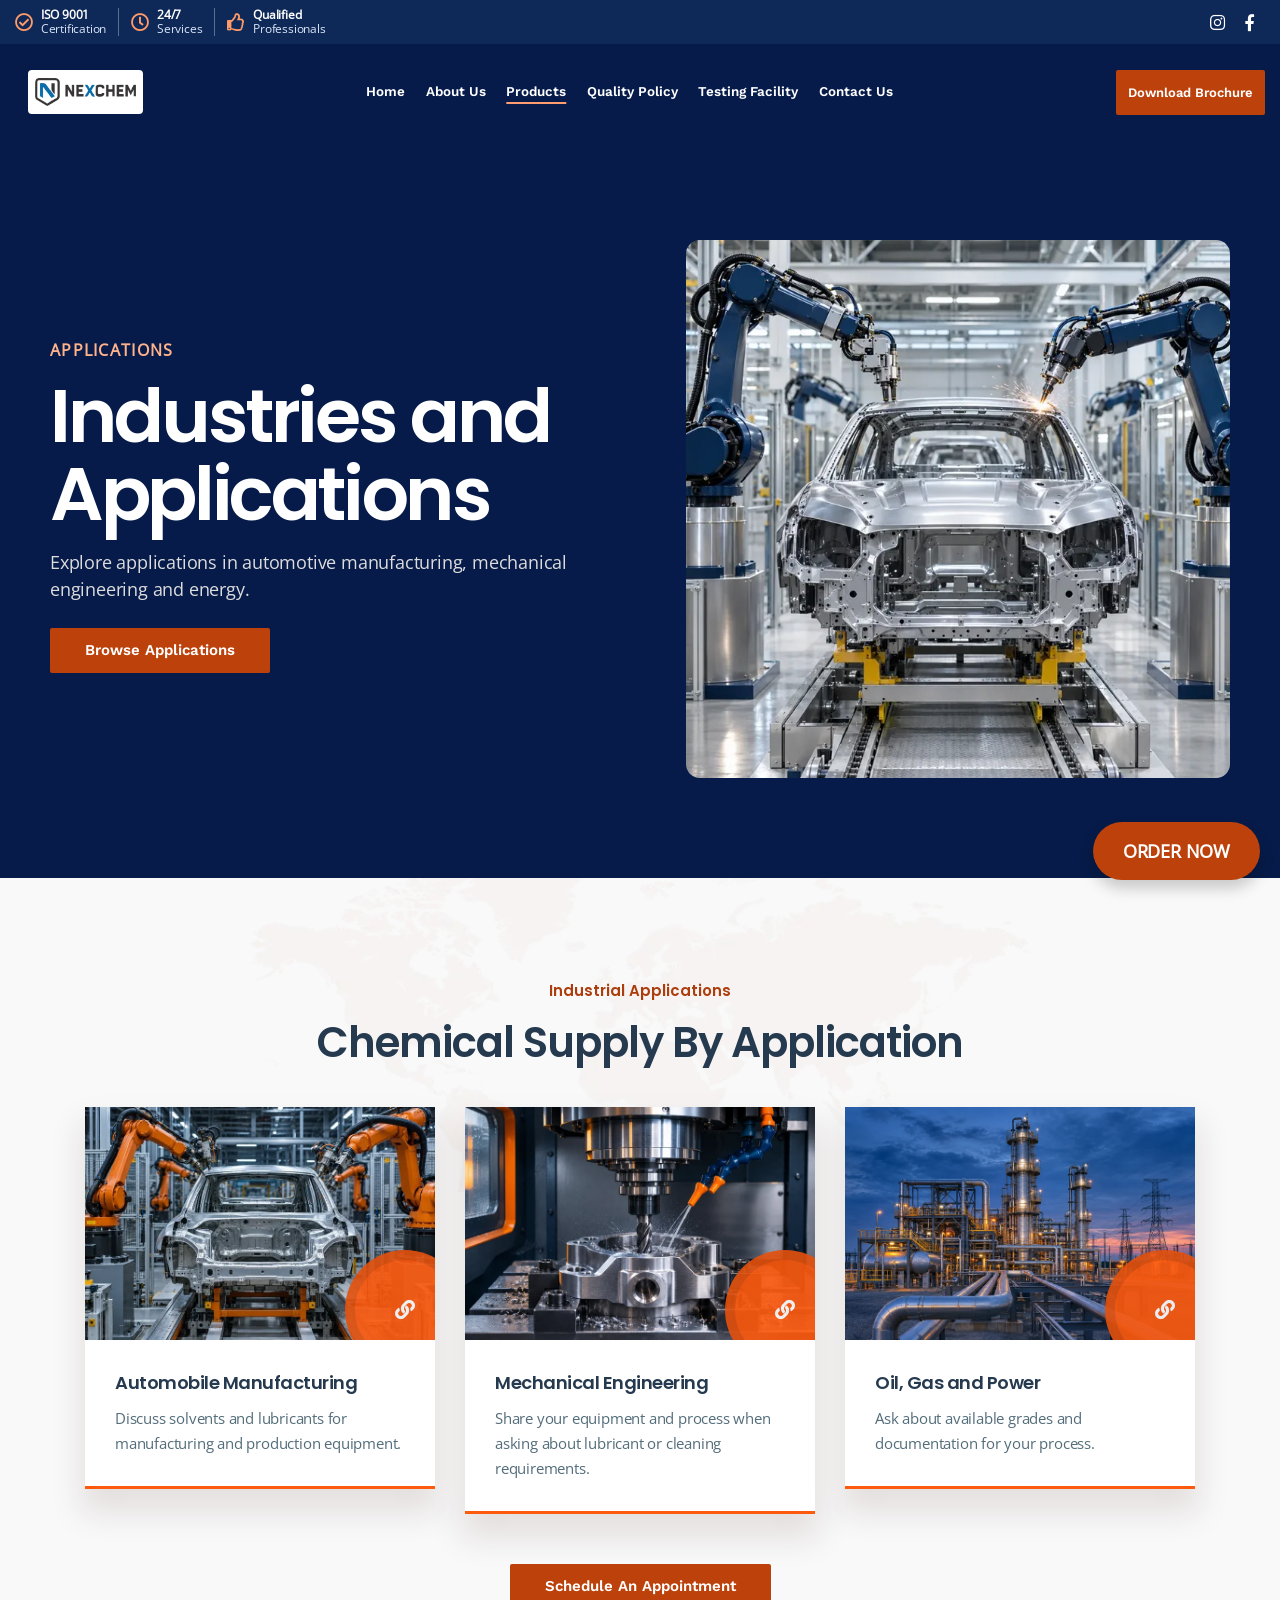
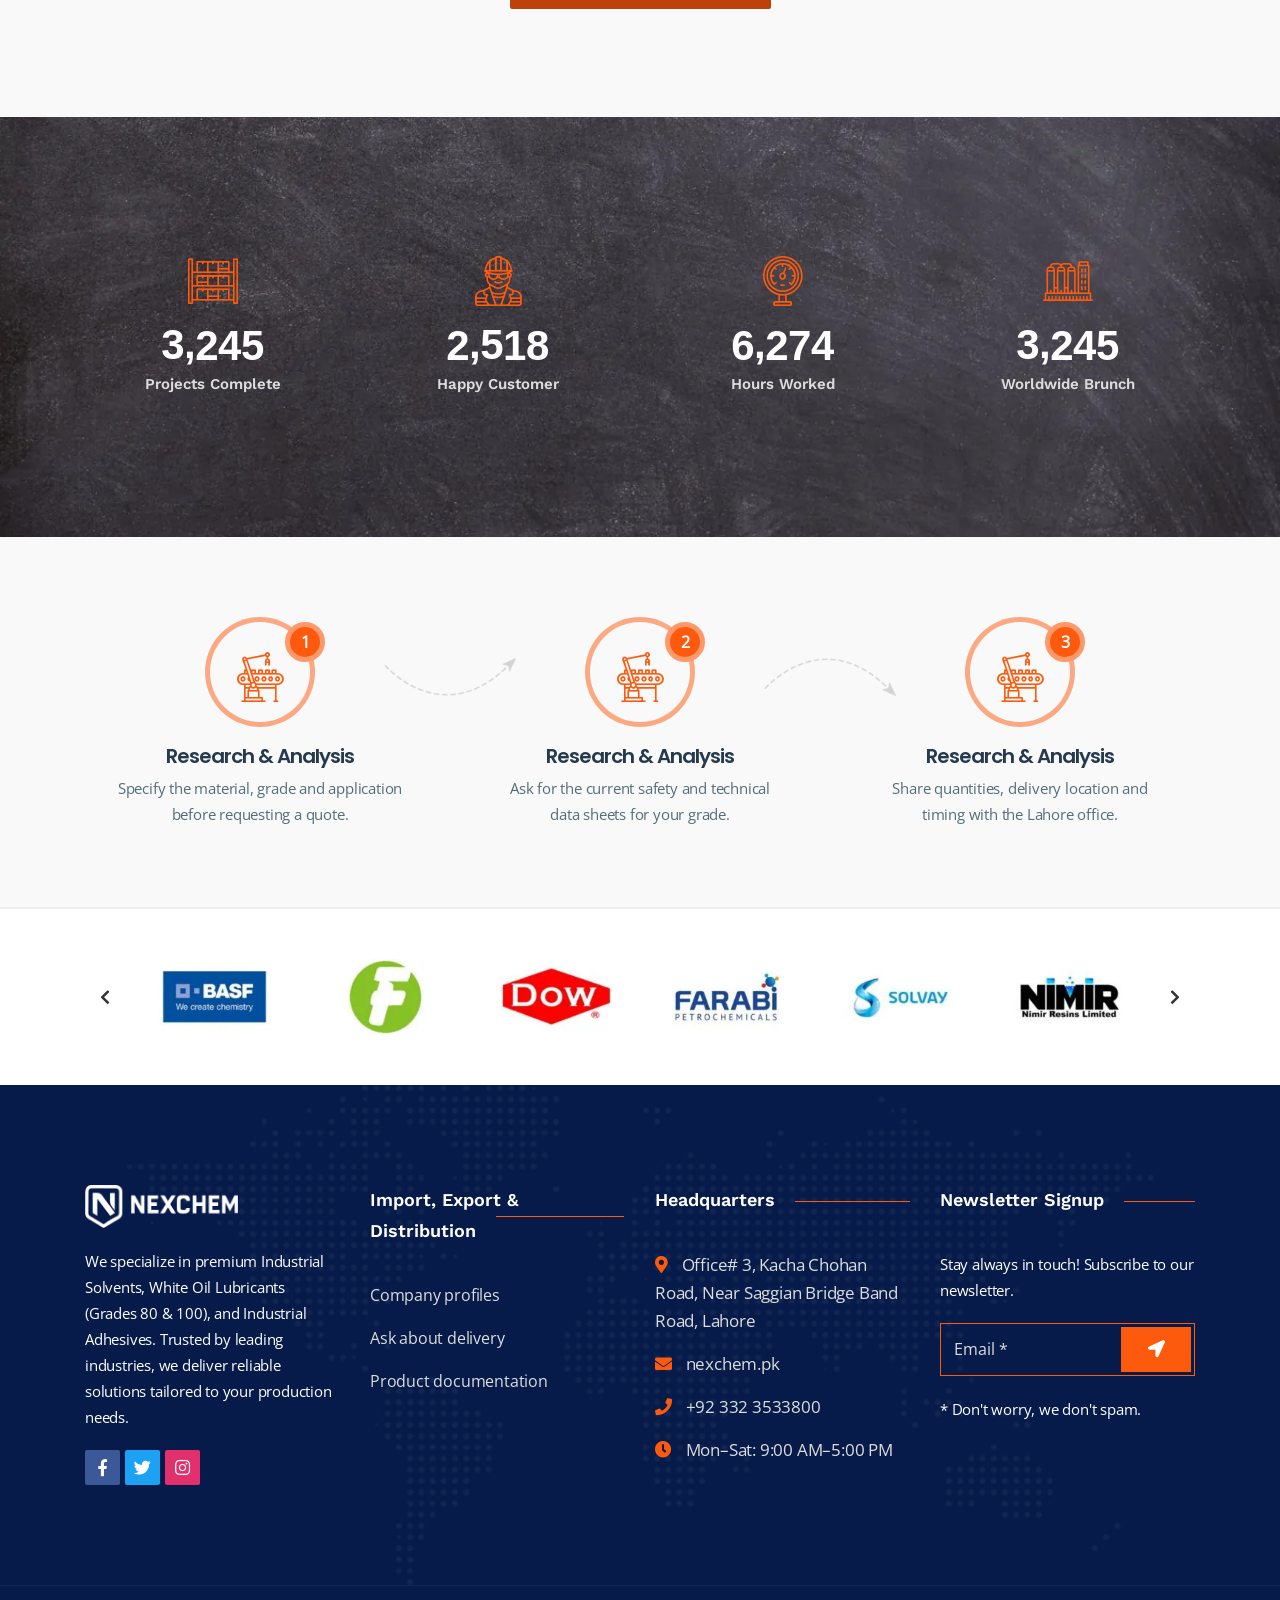
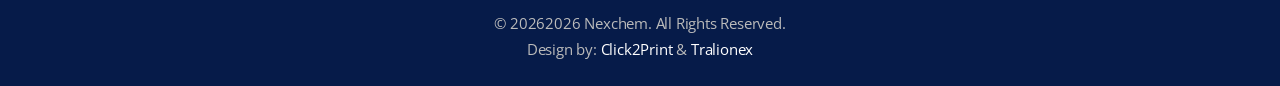
<file: industry.html>
<!doctype html>
<!--[if lt IE 7]>      <html class="no-js lt-ie9 lt-ie8 lt-ie7" lang=""> <![endif]-->
<!--[if IE 7]>         <html class="no-js lt-ie9 lt-ie8" lang=""> <![endif]-->
<!--[if IE 8]>         <html class="no-js lt-ie9" lang=""> <![endif]-->
<!--[if gt IE 8]><!-->
<html class="no-js" lang="en-PK">
<!--<![endif]-->

<head>
    <meta charset="utf-8">
    <meta name="viewport" content="width=device-width, initial-scale=1">

    <title>Industrial Applications | Nexchem Pakistan</title>
    <meta name="description" content="Explore industrial chemical applications in automotive manufacturing, mechanical engineering and energy. Find relevant Nexchem product categories.">
    <link rel="canonical" href="https://nexchem.pk/industry.html">
    <meta property="og:type" content="website">
    <meta property="og:site_name" content="Nexchem">
    <meta property="og:locale" content="en_PK">
    <meta property="og:title" content="Industrial Applications | Nexchem Pakistan">
    <meta property="og:description" content="Explore industrial chemical applications in automotive manufacturing, mechanical engineering and energy. Find relevant Nexchem product categories.">
    <meta property="og:url" content="https://nexchem.pk/industry.html">
    <meta property="og:image" content="https://nexchem.pk/assets/img/optimized/automotive-production-line-1a5ee60c67.webp">
    <meta name="twitter:card" content="summary_large_image">
    <script type="application/ld+json">{"@context":"https://schema.org","@graph":[{"@type":"CollectionPage","@id":"https://nexchem.pk/industry.html#webpage","url":"https://nexchem.pk/industry.html","name":"Industrial Applications | Nexchem Pakistan","description":"Explore industrial chemical applications in automotive manufacturing, mechanical engineering and energy. Find relevant Nexchem product categories.","inLanguage":"en-PK","isPartOf":{"@id":"https://nexchem.pk/#website"},"publisher":{"@id":"https://nexchem.pk/#organization"}}]}</script>

    <link rel="shortcut icon" type="image/webp" href="assets/img/optimized/favicons-bdda827057.webp">

    <style data-performance-style="site">@charset "UTF-8";@font-face{font-family:Open Sans;font-style:normal;font-weight:400;font-display:swap;src:url(assets/fonts/open-sans-400-ab72051c10.woff2) format("woff2")}@font-face{font-family:Poppins;font-style:normal;font-weight:500;font-display:swap;src:url(assets/fonts/poppins-500-8fda909c68.woff2) format("woff2")}@font-face{font-family:Poppins;font-style:normal;font-weight:600;font-display:swap;src:url(assets/fonts/poppins-600-03b68c3df1.woff2) format("woff2")}@font-face{font-family:Poppins;font-style:normal;font-weight:700;font-display:swap;src:url(assets/fonts/poppins-700-1aca57cfa3.woff2) format("woff2")}@font-face{font-family:Work Sans;font-style:normal;font-weight:600;font-display:swap;src:url(assets/fonts/work-sans-600-06b3881103.woff2) format("woff2")}@font-face{font-family:"Font Awesome 5 Brands";font-style:normal;font-weight:400;font-display:swap;src:url(assets/fonts/fa-brands-400-subset-baee463d6b.woff2) format("woff2")}@font-face{font-family:"Font Awesome 5 Free";font-style:normal;font-weight:900;font-display:swap;src:url(assets/fonts/fa-solid-900-subset-7ed3237cf4.woff2) format("woff2")}@font-face{font-family:"Font Awesome 5 Free";font-style:normal;font-weight:400;font-display:swap;src:url(assets/fonts/fa-regular-400-subset-265923a7ad.woff2) format("woff2")}@font-face{font-family:dl-construction;font-style:normal;font-weight:400;font-display:swap;src:url(assets/fonts/dl-construction-subset-c28576bf7d.woff2) format("woff2")}.fa,.fab,.far,.fas{-moz-osx-font-smoothing:grayscale;-webkit-font-smoothing:antialiased;display:inline-block;font-style:normal;font-variant:normal;text-rendering:auto;line-height:1}.fa-angle-up:before{content:"\f106"}.fa-arrow-right:before{content:"\f061"}.fa-arrow-up:before{content:"\f062"}.fa-bullseye:before{content:"\f140"}.fa-check-circle:before{content:"\f058"}.fa-chevron-left:before{content:"\f053"}.fa-chevron-right:before{content:"\f054"}.fa-clock:before{content:"\f017"}.fa-cogs:before{content:"\f085"}.fa-database:before{content:"\f1c0"}.fa-envelope:before{content:"\f0e0"}.fa-external-link-alt:before{content:"\f35d"}.fa-facebook-f:before{content:"\f39e"}.fa-fax:before{content:"\f1ac"}.fa-file-alt:before{content:"\f15c"}.fa-flask:before{content:"\f0c3"}.fa-hand-point-right:before{content:"\f0a4"}.fa-headset:before{content:"\f590"}.fa-instagram:before{content:"\f16d"}.fa-layer-group:before{content:"\f5fd"}.fa-leaf:before{content:"\f06c"}.fa-lightbulb:before{content:"\f0eb"}.fa-link:before{content:"\f0c1"}.fa-location-arrow:before{content:"\f124"}.fa-map-marker-alt:before{content:"\f3c5"}.fa-mobile-alt:before{content:"\f3cd"}.fa-phone:before{content:"\f095"}.fa-pinterest:before{content:"\f0d2"}.fa-search:before{content:"\f002"}.fa-thumbs-up:before{content:"\f164"}.fa-truck:before{content:"\f0d1"}.fa-twitter:before{content:"\f099"}.fa-water:before{content:"\f773"}.fa-whatsapp:before{content:"\f232"}.sr-only{border:0;clip:rect(0,0,0,0);height:1px;margin:-1px;overflow:hidden;padding:0;position:absolute;width:1px}.fab{font-family:"Font Awesome 5 Brands"}.far{font-weight:400}.fa,.far,.fas{font-family:"Font Awesome 5 Free"}.fa,.fas{font-weight:900}.animated{-webkit-animation-duration:1s;animation-duration:1s;-webkit-animation-fill-mode:both;animation-fill-mode:both}.animated.infinite{-webkit-animation-iteration-count:infinite;animation-iteration-count:infinite}@-webkit-keyframes fadeIn{0%{opacity:0}to{opacity:1}}@keyframes fadeIn{0%{opacity:0}to{opacity:1}}.fadeIn{-webkit-animation-name:fadeIn;animation-name:fadeIn}@-webkit-keyframes fadeInDown{0%{opacity:0;-webkit-transform:translateY(-20px);transform:translateY(-20px)}to{opacity:1;-webkit-transform:translateY(0);transform:translateY(0)}}@keyframes fadeInDown{0%{opacity:0;-webkit-transform:translateY(-20px);-ms-transform:translateY(-20px);transform:translateY(-20px)}to{opacity:1;-webkit-transform:translateY(0);-ms-transform:translateY(0);transform:translateY(0)}}.fadeInDown{-webkit-animation-name:fadeInDown;animation-name:fadeInDown}@-webkit-keyframes fadeInLeft{0%{opacity:0;-webkit-transform:translateX(-20px);transform:translate(-20px)}to{opacity:1;-webkit-transform:translateX(0);transform:translate(0)}}@keyframes fadeInLeft{0%{opacity:0;-webkit-transform:translateX(-20px);-ms-transform:translateX(-20px);transform:translate(-20px)}to{opacity:1;-webkit-transform:translateX(0);-ms-transform:translateX(0);transform:translate(0)}}.fadeInLeft{-webkit-animation-name:fadeInLeft;animation-name:fadeInLeft}@-webkit-keyframes fadeInRight{0%{opacity:0;-webkit-transform:translateX(20px);transform:translate(20px)}to{opacity:1;-webkit-transform:translateX(0);transform:translate(0)}}@keyframes fadeInRight{0%{opacity:0;-webkit-transform:translateX(20px);-ms-transform:translateX(20px);transform:translate(20px)}to{opacity:1;-webkit-transform:translateX(0);-ms-transform:translateX(0);transform:translate(0)}}.fadeInRight{-webkit-animation-name:fadeInRight;animation-name:fadeInRight}@-webkit-keyframes fadeInUp{0%{opacity:0;-webkit-transform:translateY(10px);transform:translateY(10px)}to{opacity:1;-webkit-transform:translateY(0);transform:translateY(0)}}@keyframes fadeInUp{0%{opacity:0;-webkit-transform:translateY(10px);-ms-transform:translateY(10px);transform:translateY(10px)}to{opacity:1;-webkit-transform:translateY(0);-ms-transform:translateY(0);transform:translateY(0)}}.fadeInUp{-webkit-animation-name:fadeInUp;animation-name:fadeInUp}@-webkit-keyframes fadeOut{0%{opacity:1}to{opacity:0}}@keyframes fadeOut{0%{opacity:1}to{opacity:0}}.fadeOut{-webkit-animation-name:fadeOut;animation-name:fadeOut}:root{--blue:#007bff;--indigo:#6610f2;--purple:#6f42c1;--pink:#e83e8c;--red:#dc3545;--orange:#fd7e14;--yellow:#ffc107;--green:#28a745;--teal:#20c997;--cyan:#17a2b8;--white:#fff;--gray:#6c757d;--gray-dark:#343a40;--primary:#007bff;--secondary:#6c757d;--success:#28a745;--info:#17a2b8;--warning:#ffc107;--danger:#dc3545;--light:#f8f9fa;--dark:#343a40;--breakpoint-xs:0;--breakpoint-sm:576px;--breakpoint-md:768px;--breakpoint-lg:992px;--breakpoint-xl:1200px;--font-family-sans-serif:-apple-system,BlinkMacSystemFont,"Segoe UI",Roboto,"Helvetica Neue",Arial,"Noto Sans",sans-serif,"Apple Color Emoji","Segoe UI Emoji","Segoe UI Symbol","Noto Color Emoji";--font-family-monospace:SFMono-Regular,Menlo,Monaco,Consolas,"Liberation Mono","Courier New",monospace}*,:after,:before{box-sizing:border-box}html{font-family:sans-serif;line-height:1.15;-webkit-text-size-adjust:100%;-webkit-tap-highlight-color:transparent}article,figcaption,figure,footer,header,main,nav,section{display:block}body{margin:0;font-family:-apple-system,BlinkMacSystemFont,Segoe UI,Roboto,Helvetica Neue,Arial,Noto Sans,sans-serif,"Apple Color Emoji","Segoe UI Emoji",Segoe UI Symbol,"Noto Color Emoji";font-size:1rem;font-weight:400;line-height:1.5;color:#212529;text-align:left;background-color:#fff}[tabindex="-1"]:focus:not(:focus-visible){outline:0!important}h1,h2,h3,h4{margin-top:0;margin-bottom:.5rem}p{margin-top:0;margin-bottom:1rem}address{margin-bottom:1rem;font-style:normal;line-height:inherit}dl,ul{margin-top:0;margin-bottom:1rem}ul ul{margin-bottom:0}dt{font-weight:700}dd{margin-bottom:.5rem;margin-left:0}strong{font-weight:bolder}small{font-size:80%}a{color:#007bff;text-decoration:none;background-color:transparent}a:hover{color:#0056b3;text-decoration:underline}a:not([href]){color:inherit;text-decoration:none}a:not([href]):hover{color:inherit;text-decoration:none}figure{margin:0 0 1rem}img{vertical-align:middle;border-style:none}svg{overflow:hidden;vertical-align:middle}table{border-collapse:collapse}caption{padding-top:.75rem;padding-bottom:.75rem;color:#6c757d;text-align:left;caption-side:bottom}label{display:inline-block;margin-bottom:.5rem}button{border-radius:0}button:focus{outline:1px dotted;outline:5px auto -webkit-focus-ring-color}button,input,select,textarea{margin:0;font-family:inherit;font-size:inherit;line-height:inherit}button,input{overflow:visible}button,select{text-transform:none}select{word-wrap:normal}[type=button],[type=submit],button{-webkit-appearance:button}[type=button]:not(:disabled),[type=submit]:not(:disabled),button:not(:disabled){cursor:pointer}[type=button]::-moz-focus-inner,[type=submit]::-moz-focus-inner,button::-moz-focus-inner{padding:0;border-style:none}input[type=date],input[type=time]{-webkit-appearance:listbox}textarea{overflow:auto;resize:vertical}progress{vertical-align:baseline}[type=number]::-webkit-inner-spin-button,[type=number]::-webkit-outer-spin-button{height:auto}[type=search]{outline-offset:-2px;-webkit-appearance:none}[type=search]::-webkit-search-decoration{-webkit-appearance:none}::-webkit-file-upload-button{font:inherit;-webkit-appearance:button}output{display:inline-block}summary{display:list-item;cursor:pointer}[hidden]{display:none!important}.h1,.h2,.h3,.h4,h1,h2,h3,h4{margin-bottom:.5rem;font-weight:500;line-height:1.2}.h1,h1{font-size:2.5rem}.h2,h2{font-size:2rem}.h3,h3{font-size:1.75rem}.h4,h4{font-size:1.5rem}.lead{font-size:1.25rem;font-weight:300}.small,small{font-size:80%;font-weight:400}.list-unstyled{padding-left:0;list-style:none}.figure{display:inline-block}.container{width:100%;padding-right:15px;padding-left:15px;margin-right:auto;margin-left:auto}@media(min-width:576px){.container{max-width:540px}}@media(min-width:768px){.container{max-width:720px}}@media(min-width:992px){.container{max-width:960px}}@media(min-width:1200px){.container{max-width:1140px}}@media(min-width:576px){.container{max-width:540px}}@media(min-width:768px){.container{max-width:720px}}@media(min-width:992px){.container{max-width:960px}}@media(min-width:1200px){.container{max-width:1140px}}.row{display:-ms-flexbox;display:flex;-ms-flex-wrap:wrap;flex-wrap:wrap;margin-right:-15px;margin-left:-15px}.col-lg-3,.col-lg-4,.col-lg-5,.col-lg-6,.col-lg-7,.col-md-5,.col-md-6,.col-sm-6{position:relative;width:100%;padding-right:15px;padding-left:15px}@media(min-width:576px){.col-sm-6{-ms-flex:0 0 50%;flex:0 0 50%;max-width:50%}}@media(min-width:768px){.col-md-5{-ms-flex:0 0 41.666667%;flex:0 0 41.666667%;max-width:41.666667%}.col-md-6{-ms-flex:0 0 50%;flex:0 0 50%;max-width:50%}}@media(min-width:992px){.col-lg-3{-ms-flex:0 0 25%;flex:0 0 25%;max-width:25%}.col-lg-4{-ms-flex:0 0 33.333333%;flex:0 0 33.333333%;max-width:33.333333%}.col-lg-5{-ms-flex:0 0 41.666667%;flex:0 0 41.666667%;max-width:41.666667%}.col-lg-6{-ms-flex:0 0 50%;flex:0 0 50%;max-width:50%}.col-lg-7{-ms-flex:0 0 58.333333%;flex:0 0 58.333333%;max-width:58.333333%}}.table{width:100%;margin-bottom:1rem;color:#212529}.form-control{display:block;width:100%;height:calc(1.5em + .75rem + 2px);padding:.375rem .75rem;font-size:1rem;font-weight:400;line-height:1.5;color:#495057;background-color:#fff;background-clip:padding-box;border:1px solid #ced4da;border-radius:.25rem;transition:border-color .15s ease-in-out,box-shadow .15s ease-in-out}@media(prefers-reduced-motion:reduce){.form-control{transition:none}}.form-control::-ms-expand{background-color:transparent;border:0}.form-control:-moz-focusring{color:transparent;text-shadow:0 0 0 #495057}.form-control:focus{color:#495057;background-color:#fff;border-color:#80bdff;outline:0;box-shadow:0 0 0 .2rem #007bff40}.form-control::-webkit-input-placeholder{color:#6c757d;opacity:1}.form-control::-moz-placeholder{color:#6c757d;opacity:1}.form-control:-ms-input-placeholder{color:#6c757d;opacity:1}.form-control::-ms-input-placeholder{color:#6c757d;opacity:1}.form-control::placeholder{color:#6c757d;opacity:1}.form-control:disabled{background-color:#e9ecef;opacity:1}select.form-control:focus::-ms-value{color:#495057;background-color:#fff}select.form-control[size],textarea.form-control{height:auto}.btn{display:inline-block;font-weight:400;color:#212529;text-align:center;vertical-align:middle;cursor:pointer;-webkit-user-select:none;-moz-user-select:none;-ms-user-select:none;user-select:none;background-color:transparent;border:1px solid transparent;padding:.375rem .75rem;font-size:1rem;line-height:1.5;border-radius:.25rem;transition:color .15s ease-in-out,background-color .15s ease-in-out,border-color .15s ease-in-out,box-shadow .15s ease-in-out}@media(prefers-reduced-motion:reduce){.btn{transition:none}}.btn:hover{color:#212529;text-decoration:none}.btn.focus,.btn:focus{outline:0;box-shadow:0 0 0 .2rem #007bff40}.btn.disabled,.btn:disabled{opacity:.65}a.btn.disabled{pointer-events:none}.btn-link{font-weight:400;color:#007bff;text-decoration:none}.btn-link:hover{color:#0056b3;text-decoration:underline}.btn-link.focus,.btn-link:focus{text-decoration:underline;box-shadow:none}.btn-link.disabled,.btn-link:disabled{color:#6c757d;pointer-events:none}.fade{transition:opacity .15s linear}@media(prefers-reduced-motion:reduce){.fade{transition:none}}.fade:not(.show){opacity:0}.collapse:not(.show){display:none}.collapsing{position:relative;height:0;overflow:hidden;transition:height .35s ease}@media(prefers-reduced-motion:reduce){.collapsing{transition:none}}.dropdown-toggle{white-space:nowrap}.dropdown-toggle:after{display:inline-block;margin-left:.255em;vertical-align:.255em;content:"";border-top:.3em solid;border-right:.3em solid transparent;border-bottom:0;border-left:.3em solid transparent}.dropdown-toggle:empty:after{margin-left:0}.dropdown-menu{position:absolute;top:100%;left:0;z-index:1000;display:none;float:left;min-width:10rem;padding:.5rem 0;margin:.125rem 0 0;font-size:1rem;color:#212529;text-align:left;list-style:none;background-color:#fff;background-clip:padding-box;border:1px solid rgba(0,0,0,.15);border-radius:.25rem}.dropdown-menu-left{right:auto;left:0}.dropdown-menu-right{right:0;left:auto}@media(min-width:576px){.dropdown-menu-sm-left{right:auto;left:0}.dropdown-menu-sm-right{right:0;left:auto}}@media(min-width:768px){.dropdown-menu-md-left{right:auto;left:0}.dropdown-menu-md-right{right:0;left:auto}}@media(min-width:992px){.dropdown-menu-lg-left{right:auto;left:0}.dropdown-menu-lg-right{right:0;left:auto}}@media(min-width:1200px){.dropdown-menu-xl-left{right:auto;left:0}.dropdown-menu-xl-right{right:0;left:auto}}.dropdown-divider{height:0;margin:.5rem 0;overflow:hidden;border-top:1px solid #e9ecef}.dropdown-item{display:block;width:100%;padding:.25rem 1.5rem;clear:both;font-weight:400;color:#212529;text-align:inherit;white-space:nowrap;background-color:transparent;border:0}.dropdown-item:focus,.dropdown-item:hover{color:#16181b;text-decoration:none;background-color:#f8f9fa}.dropdown-item.active,.dropdown-item:active{color:#fff;text-decoration:none;background-color:#007bff}.dropdown-item.disabled,.dropdown-item:disabled{color:#6c757d;pointer-events:none;background-color:transparent}.dropdown-menu.show{display:block}.dropdown-header{display:block;padding:.5rem 1.5rem;margin-bottom:0;font-size:.875rem;color:#6c757d;white-space:nowrap}.dropdown-item-text{display:block;padding:.25rem 1.5rem;color:#212529}.dropdown-toggle-split{padding-right:.5625rem;padding-left:.5625rem}.dropdown-toggle-split:after{margin-left:0}.nav{display:-ms-flexbox;display:flex;-ms-flex-wrap:wrap;flex-wrap:wrap;padding-left:0;margin-bottom:0;list-style:none}.card{position:relative;display:-ms-flexbox;display:flex;-ms-flex-direction:column;flex-direction:column;min-width:0;word-wrap:break-word;background-color:#fff;background-clip:border-box;border:1px solid rgba(0,0,0,.125);border-radius:.25rem}.card-body{-ms-flex:1 1 auto;flex:1 1 auto;min-height:1px;padding:1.25rem}.card-header{padding:.75rem 1.25rem;margin-bottom:0;background-color:#00000008;border-bottom:1px solid rgba(0,0,0,.125)}.card-header:first-child{border-radius:calc(.25rem - 1px) calc(.25rem - 1px) 0 0}.accordion>.card{overflow:hidden}.accordion>.card:not(:last-of-type){border-bottom:0;border-bottom-right-radius:0;border-bottom-left-radius:0}.accordion>.card:not(:first-of-type){border-top-left-radius:0;border-top-right-radius:0}.accordion>.card>.card-header{border-radius:0;margin-bottom:-1px}.badge{display:inline-block;padding:.25em .4em;font-size:75%;font-weight:700;line-height:1;text-align:center;white-space:nowrap;vertical-align:baseline;border-radius:.25rem;transition:color .15s ease-in-out,background-color .15s ease-in-out,border-color .15s ease-in-out,box-shadow .15s ease-in-out}@media(prefers-reduced-motion:reduce){.badge{transition:none}}a.badge:focus,a.badge:hover{text-decoration:none}.badge:empty{display:none}.btn .badge{position:relative;top:-1px}.progress{display:-ms-flexbox;display:flex;height:1rem;overflow:hidden;font-size:.75rem;background-color:#e9ecef;border-radius:.25rem}.media{display:-ms-flexbox;display:flex;-ms-flex-align:start;align-items:flex-start}.close{float:right;font-size:1.5rem;font-weight:700;line-height:1;color:#000;text-shadow:0 1px 0 #fff;opacity:.5}.close:hover{color:#000;text-decoration:none}.close:not(:disabled):not(.disabled):focus,.close:not(:disabled):not(.disabled):hover{opacity:.75}button.close{padding:0;background-color:transparent;border:0;-webkit-appearance:none;-moz-appearance:none;appearance:none}a.close.disabled{pointer-events:none}.carousel{position:relative}.bg-light{background-color:#f8f9fa!important}a.bg-light:focus,a.bg-light:hover,button.bg-light:focus,button.bg-light:hover{background-color:#dae0e5!important}.bg-dark{background-color:#343a40!important}a.bg-dark:focus,a.bg-dark:hover,button.bg-dark:focus,button.bg-dark:hover{background-color:#1d2124!important}.border{border:1px solid #dee2e6!important}.border-top{border-top:1px solid #dee2e6!important}.border-right{border-right:1px solid #dee2e6!important}.border-bottom{border-bottom:1px solid #dee2e6!important}.border-left{border-left:1px solid #dee2e6!important}.rounded{border-radius:.25rem!important}.clearfix:after{display:block;clear:both;content:""}.d-flex{display:-ms-flexbox!important;display:flex!important}.flex-wrap{-ms-flex-wrap:wrap!important;flex-wrap:wrap!important}.justify-content-center{-ms-flex-pack:center!important;justify-content:center!important}.align-items-center{-ms-flex-align:center!important;align-items:center!important}.sr-only{position:absolute;width:1px;height:1px;padding:0;margin:-1px;overflow:hidden;clip:rect(0,0,0,0);white-space:nowrap;border:0}.shadow-sm{box-shadow:0 .125rem .25rem #00000013!important}.mb-0{margin-bottom:0!important}.mb-3{margin-bottom:1rem!important}.mb-4{margin-bottom:1.5rem!important}.p-4{padding:1.5rem!important}.py-4{padding-top:1.5rem!important}.py-4{padding-bottom:1.5rem!important}.py-5{padding-top:3rem!important}.py-5{padding-bottom:3rem!important}.text-wrap{white-space:normal!important}.text-left{text-align:left!important}.text-center{text-align:center!important}.text-white{color:#fff!important}.text-primary{color:#007bff!important}a.text-primary:focus,a.text-primary:hover{color:#0056b3!important}.text-muted{color:#6c757d!important}.visible{visibility:visible!important}@media print{*,:after,:before{text-shadow:none!important;box-shadow:none!important}a:not(.btn){text-decoration:underline}img{page-break-inside:avoid}h2,h3,p{orphans:3;widows:3}h2,h3{page-break-after:avoid}@page{size:a3}body,.container{min-width:992px!important}.badge{border:1px solid #000}.table{border-collapse:collapse!important}}.dl{font-family:dl-construction!important;speak:none;font-style:normal;font-weight:400;font-variant:normal;text-transform:none;-webkit-font-smoothing:antialiased;-moz-osx-font-smoothing:grayscale}.dl-d-printer-2:before{content:"\e901"}.dl-conveyor-6:before{content:"\e90b"}.dl-factory-1:before{content:"\e90e"}.dl-factory-3:before{content:"\e910"}.dl-factory-4:before{content:"\e911"}.dl-industrial-robot-9:before{content:"\e922"}.dl-industrial-robot-18:before{content:"\e92b"}.dl-loader:before{content:"\e931"}.dl-meter-2:before{content:"\e935"}.dl-refinery:before{content:"\e939"}.dl-stock:before{content:"\e93b"}.dl-welder-1:before{content:"\e949"}.slick-slider{position:relative;display:block;box-sizing:border-box;-webkit-user-select:none;-moz-user-select:none;-ms-user-select:none;user-select:none;-webkit-touch-callout:none;-khtml-user-select:none;-ms-touch-action:pan-y;touch-action:pan-y;-webkit-tap-highlight-color:transparent}.slick-list{position:relative;display:block;overflow:hidden;margin:0;padding:0}.slick-list:focus{outline:0}.slick-slider .slick-list,.slick-slider .slick-track{-webkit-transform:translate3d(0,0,0);-moz-transform:translate3d(0,0,0);-ms-transform:translate3d(0,0,0);-o-transform:translate3d(0,0,0);transform:translateZ(0)}.slick-track{position:relative;top:0;left:0;display:block;margin-left:auto;margin-right:auto}.slick-track:after,.slick-track:before{display:table;content:""}.slick-track:after{clear:both}.slick-loading .slick-track{visibility:hidden}.slick-slide{display:none;float:left;height:100%;min-height:1px}.slick-slide img{display:block}.slick-slide.slick-loading img{display:none}.slick-initialized .slick-slide{display:block}.slick-loading .slick-slide{visibility:hidden}.slick-vertical .slick-slide{display:block;height:auto;border:1px solid transparent}.slick-arrow.slick-hidden{display:none}.odometer.odometer-auto-theme,.odometer.odometer-theme-default,.odometer.odometer-auto-theme .odometer-digit,.odometer.odometer-theme-default .odometer-digit{display:inline-block;vertical-align:middle;*vertical-align:auto;*zoom:1;*display:inline;position:relative}.odometer.odometer-auto-theme .odometer-digit .odometer-digit-spacer,.odometer.odometer-theme-default .odometer-digit .odometer-digit-spacer{display:inline-block;vertical-align:middle;*vertical-align:auto;*zoom:1;*display:inline;visibility:hidden}.odometer.odometer-auto-theme .odometer-digit .odometer-digit-inner,.odometer.odometer-theme-default .odometer-digit .odometer-digit-inner{text-align:left;display:block;position:absolute;inset:0;overflow:hidden}.odometer.odometer-auto-theme .odometer-digit .odometer-ribbon,.odometer.odometer-theme-default .odometer-digit .odometer-ribbon{display:block}.odometer.odometer-auto-theme .odometer-digit .odometer-ribbon-inner,.odometer.odometer-theme-default .odometer-digit .odometer-ribbon-inner{display:block;-webkit-backface-visibility:hidden}.odometer.odometer-auto-theme .odometer-digit .odometer-value,.odometer.odometer-theme-default .odometer-digit .odometer-value{display:block;-webkit-transform:translateZ(0)}.odometer.odometer-auto-theme .odometer-digit .odometer-value.odometer-last-value,.odometer.odometer-theme-default .odometer-digit .odometer-value.odometer-last-value{position:absolute}.odometer.odometer-auto-theme.odometer-animating-up .odometer-ribbon-inner,.odometer.odometer-theme-default.odometer-animating-up .odometer-ribbon-inner{-webkit-transition:-webkit-transform 2s;-moz-transition:-moz-transform 2s;-ms-transition:-ms-transform 2s;-o-transition:-o-transform 2s;transition:transform 2s}.odometer.odometer-auto-theme.odometer-animating-up.odometer-animating .odometer-ribbon-inner,.odometer.odometer-theme-default.odometer-animating-up.odometer-animating .odometer-ribbon-inner,.odometer.odometer-auto-theme.odometer-animating-down .odometer-ribbon-inner,.odometer.odometer-theme-default.odometer-animating-down .odometer-ribbon-inner{-webkit-transform:translateY(-100%);-moz-transform:translateY(-100%);-ms-transform:translateY(-100%);-o-transform:translateY(-100%);transform:translateY(-100%)}.odometer.odometer-auto-theme.odometer-animating-down.odometer-animating .odometer-ribbon-inner,.odometer.odometer-theme-default.odometer-animating-down.odometer-animating .odometer-ribbon-inner{-webkit-transition:-webkit-transform 2s;-moz-transition:-moz-transform 2s;-ms-transition:-ms-transform 2s;-o-transition:-o-transform 2s;transition:transform 2s;-webkit-transform:translateY(0);-moz-transform:translateY(0);-ms-transform:translateY(0);-o-transform:translateY(0);transform:translateY(0)}.odometer.odometer-auto-theme,.odometer.odometer-theme-default{font-family:Helvetica Neue,sans-serif;line-height:1.1em}.odometer.odometer-auto-theme .odometer-value,.odometer.odometer-theme-default .odometer-value{text-align:center}.slider-content-wrap{min-height:clamp(400px,62vh,580px);padding-block:56px}.dl-slider .overlay{background-color:#00000085;width:100%;height:100%;position:absolute;left:0;top:0;z-index:-1}.dl-slider .bg-img{display:block;background-repeat:no-repeat;-webkit-background-size:cover;background-size:cover;background-position:center center;width:100%;height:100%;position:absolute;left:0;top:0;overflow:hidden;z-index:-1}.dl-slider .dl-caption{color:#fff;font-family:Poppins,sans-serif}.dl-slider .dl-caption .inner-layer{display:inline-block;overflow:hidden}.dl-slider .dl-caption.medium{font-size:15px;font-family:Poppins,sans-serif;line-height:26px;font-weight:500;color:#fffc;letter-spacing:0;text-transform:capitalize;visibility:inherit;transition:none 0s ease 0s;text-align:inherit;border-width:0px;margin:0 0 20px;padding:0;min-height:0px;min-width:0px;max-height:none;max-width:none;opacity:1}.dl-slider .dl-caption.big{font-size:56px;line-height:66px;font-weight:600;color:#fff;letter-spacing:-1px}.dl-slider .slider-content{position:relative}.dl-slider .dl-caption.small{font-family:Source Sans Pro,sans-serif;font-size:16px;font-weight:400;letter-spacing:-.2px;line-height:26px;color:#fff;margin-top:5px}.dl-slider .dl-btn-group{margin-top:25px;overflow:hidden}.dl-slider .default-btn{display:inline-block;background:#bc410b;color:#fff;font-family:Work Sans,sans-serif;font-size:15px;font-weight:600;text-transform:capitalize;height:45px;line-height:45px;padding:0 35px;letter-spacing:0;border-radius:2px;overflow:hidden;position:relative;transition:all ease .7s;-moz-transition:all ease .7s;-webkit-transition:all ease .7s;-ms-transition:all ease .7s;-o-transition:all ease .7s;z-index:1}.dl-slider .default-btn:hover{color:#fff}.dl-slider .default-btn span{background:#061b49 none repeat scroll 0 0;border-radius:50%;display:block;height:0;position:absolute;transform:translate(-50%,-50%);-moz-transform:translate(-50%,-50%);-webkit-transform:translate(-50%,-50%);-ms-transform:translate(-50%,-50%);-o-transform:translate(-50%,-50%);transition:width .6s ease 0s,height .6s ease 0s;-moz-transition:width .6s ease 0s,height .6s ease 0s;-webkit-transition:width .6s ease 0s,height .6s ease 0s;-ms-transition:width .6s ease 0s,height .6s ease 0s;-o-transition:width .6s ease 0s,height .6s ease 0s;width:0;z-index:-1}.dl-slider .default-btn:hover span{height:562.5px;width:562.5px}@media only screen and (max-width:992px){.slider-content-wrap{min-height:400px}.dl-slider .dl-caption.medium{font-size:12px}.dl-slider .dl-caption.big{font-size:28px;line-height:30px;letter-spacing:-1px}.dl-slider .dl-caption.small{font-size:12px;line-height:20px}.dl-slider .dl-btn-group{margin-top:10px}}@media only screen and (max-width:520px){.dl-slider .dl-caption.big{font-size:24px;letter-spacing:-.5px}.dl-slider .dl-caption.small br{display:none}}.dl-slider .slick-dots{width:100%;height:auto;text-align:center;position:absolute;left:0;bottom:20px;margin:0;list-style:none}.dl-slider .slick-dots li{display:inline-block;margin:0 6px}.dl-slider .slick-dots li button{background-color:#ffffffb3;width:8px;height:8px;border-radius:50%;overflow:hidden;text-indent:-99999px;padding:0;transition:all .3s ease-in-out;cursor:pointer}.dl-slider .slick-dots li button:focus-visible{outline:2px solid #fff;outline-offset:3px}.dl-slider .slick-dots li.slick-active button{background-color:#fe5a0e;transition:all .3s ease-in-out}.dl-slider .slick-arrow{background-color:#0006;color:#ddd;font-size:14px;width:45px;height:45px;line-height:45px;border-radius:50%;position:absolute;left:0;top:50%;transform:translateY(-50%);text-align:center;z-index:1;cursor:pointer;transition:all .3s ease-in-out}.dl-slider .slick-arrow.slick-next{left:auto;right:0}@media(max-width:1199px){.dl-slider .slick-arrow{top:auto;bottom:10px;left:15px;transform:none}.dl-slider .slick-arrow.slick-next{left:auto;right:15px}}.dl-slider .slick-arrow:hover{background-color:#000c;color:#fff;transition:all .3s ease-in-out}*{padding:0;margin:0}body{background-color:#fff;font-family:Open Sans,sans-serif;font-size:17px;line-height:28px;color:#536d7a;font-weight:400;letter-spacing:-.2px;position:relative;overflow-x:hidden}h1,h2,h3,h4{font-family:Poppins,sans-serif;-webkit-font-smoothing:antialiased;color:#263a4f}h1{font-size:45px;font-weight:400;line-height:55px;margin:0 0 10px;color:#263a4f}h2{font-size:32px;line-height:42px;color:#263a4f;margin:0 0 10px;font-weight:600;letter-spacing:-1px}h3,h4{margin:0 0 10px;font-weight:400;line-height:1.7;color:#263a4f;letter-spacing:-.5px}h3{font-size:20px}h4{font-size:16px}img{height:auto;border:none;outline:none;max-width:100%}ul{display:block;list-style:none;padding:0;margin:0}p{font-size:15px;line-height:26px;margin-bottom:15px}a,a:hover{text-decoration:none}a:focus{outline:0;text-decoration:none}input::-webkit-input-placeholder,textarea::-webkit-input-placeholder{color:#ddd!important}input:-moz-placeholder,textarea:-moz-placeholder{color:#ddd!important}input::-moz-placeholder,textarea::-moz-placeholder{color:#ddd!important}input:-ms-input-placeholder,textarea:-ms-input-placeholder{color:#ddd!important}button{border:none;background:none}::-webkit-scrollbar{width:8px;height:8px}::-webkit-scrollbar-thumb{cursor:pointer;background:#fe5a0e}::selection{background-color:#fe5a0e;color:#fff}::-moz-selection{background-color:#fe5a0e;color:#fff}.padding{padding:100px 0}.bg-grey{background-color:#f9f9f9}.bg-dark{background-color:#061b49!important}.bd-bottom{border-bottom:2px solid #eeeeee}.bd-right{border-right:2px solid #eeeeee}.mb-20{margin-bottom:20px}.mb-40{margin-bottom:40px}.mb-50{margin-bottom:50px}.mt-20{margin-top:20px}.mt-50{margin-top:50px}.loaded .site-preloader-wrap{opacity:0;visibility:hidden}.site-preloader-wrap{display:none;position:fixed;z-index:999;height:100%;width:100%;background:#fff;top:0;left:0}.site-preloader-wrap .spinner{background-color:#fe5a0e;position:absolute;left:50%;top:50%;margin-left:-20px;margin-top:-20px}.spinner{width:40px;height:40px;border-radius:100%;-webkit-animation:sk-scaleout 1s infinite ease-in-out;animation:sk-scaleout 1s infinite ease-in-out}@-webkit-keyframes sk-scaleout{0%{-webkit-transform:scale(0)}to{-webkit-transform:scale(1);opacity:0}}@keyframes sk-scaleout{0%{-webkit-transform:scale(0);transform:scale(0)}to{-webkit-transform:scale(1);transform:scale(1);opacity:0}}.default-btn{display:inline-block;background:#bc410b;color:#fff;font-family:Work Sans,sans-serif;font-size:15px;font-weight:600;text-transform:capitalize;height:45px;line-height:45px;padding:0 35px;letter-spacing:0;border-radius:2px;overflow:hidden;position:relative;transition:all ease .7s;-moz-transition:all ease .7s;-webkit-transition:all ease .7s;-ms-transition:all ease .7s;-o-transition:all ease .7s;z-index:1}.default-btn:hover{color:#fff}.default-btn span{background:#061b49 none repeat scroll 0 0;border-radius:50%;display:block;height:0;position:absolute;transform:translate(-50%,-50%);-moz-transform:translate(-50%,-50%);-webkit-transform:translate(-50%,-50%);-ms-transform:translate(-50%,-50%);-o-transform:translate(-50%,-50%);transition:width .6s ease 0s,height .6s ease 0s;-moz-transition:width .6s ease 0s,height .6s ease 0s;-webkit-transition:width .6s ease 0s,height .6s ease 0s;-ms-transition:width .6s ease 0s,height .6s ease 0s;-o-transition:width .6s ease 0s,height .6s ease 0s;width:0;z-index:-1}.default-btn:hover span{height:562.5px;width:562.5px}.section-heading h2{font-family:"Poppins",Sans-serif;font-size:42px;font-weight:600;line-height:48px;letter-spacing:-1px;text-transform:capitalize;color:#263a4f;margin:0 0 20px}.section-heading .sub-heading,.section-heading h4{font-family:"Poppins",Sans-serif;font-size:15px;font-weight:600;text-transform:capitalize;letter-spacing:0px;color:#ad3d0c;margin:0 0 15px}.slick-initialized .slick-slide{height:auto}.slick-slide:focus{outline:none}.nav-style .slick-arrow{width:40px;height:40px;line-height:40px;font-size:16px;color:#333;text-align:center;position:absolute;left:-40px;top:50%;transform:translateY(-50%);cursor:pointer;z-index:10}.nav-style .slick-arrow.right{left:auto;right:-40px}@media(max-width:1199px){.nav-style .slick-arrow{left:0}.nav-style .slick-arrow.right{left:auto;right:0}}a,a:hover,img,.form-control,.form-control:hover,button{-webkit-transition:all .5s;-o-transition:all .5s;transition:all .5s}#scrollup{width:45px;height:45px;position:fixed;bottom:30px;right:30px;overflow:hidden;z-index:999}.scroll-to-top{width:100%;height:100%;text-align:center;background-color:#fe5a0e;font-size:10px;padding:0;line-height:40px;color:#fff;border-radius:50%;text-decoration:none;transform:translateY(150%);transition:all .3s ease-in-out}#scrollup.show{opacity:1}#scrollup.show .scroll-to-top{transform:translateY(0);transition:all .3s ease-in-out}.scroll-to-top:hover{color:#fff;text-decoration:none;opacity:.8;transition:all .3s ease-in-out}.scroll-to-top:focus{outline:none}.header{background-color:#fff;width:100%;height:auto;display:block}.header ul{margin:0;padding:0;list-style:none}.mobile-menu-icon{display:none}.burger-menu{width:20px;height:17px;display:flex;flex-direction:column;justify-content:space-between;cursor:pointer;-webkit-transition:transform .33s ease-out;-moz-transition:transform .33s ease-out;-o-transition:transform .33s ease-out;transition:transform .33s ease-out}.burger-menu.menu-open{-webkit-transform:rotate(-45deg);-moz-transform:rotate(-45deg);-o-transform:rotate(-45deg);transform:rotate(-45deg)}.line-menu{background-color:#222;border-radius:2px;width:100%;height:3px}.line-menu.line-half{width:50%}.line-menu.first-line{transition:transform .33s cubic-bezier(.54,-.81,.57,.57);transform-origin:right}.menu-open .line-menu.first-line{-webkit-transform:rotate(-90deg) translateX(3px);-moz-transform:rotate(-90deg) translateX(3px);-o-transform:rotate(-90deg) translateX(3px);transform:rotate(-90deg) translate(3px)}.line-menu.last-line{align-self:flex-end;transition:transform .33s cubic-bezier(.54,-.81,.57,.57);transform-origin:left}.menu-open .line-menu.last-line{-webkit-transform:rotate(-90deg) translateX(-3px);-moz-transform:rotate(-90deg) translateX(-3px);-o-transform:rotate(-90deg) translateX(-3px);transform:rotate(-90deg) translate(-3px)}.header-menu-wrap ul{margin:0;padding:0;list-style:none}.header-menu-wrap ul li{display:inline-block;position:relative}.header-menu-wrap ul li>a{font-family:Work Sans,sans-serif;display:block;font-size:16px;letter-spacing:0;text-transform:capitalize;font-weight:600;color:#061b49;padding:0 15px;height:80px;line-height:80px;text-decoration:none;-webkit-font-smoothing:antialiased}.header-menu-wrap ul li:hover>a{color:#fe5a0e}.header-menu-wrap li ul{background-color:#fff;display:block;width:250px;padding:30px 0;-webkit-box-shadow:0px 50px 100px 0px rgba(64,1,4,.1),0px -6px 0px 0px rgba(248,99,107,.004);box-shadow:0 50px 100px #4001041a,0 -6px #f8636b01;position:absolute;left:-35px;top:100%;opacity:0;visibility:hidden;z-index:0;-webkit-transition:opacity .5s ease,visibility .5s ease;-o-transition:opacity .5s ease,visibility .5s ease;transition:opacity .5s ease,visibility .5s ease}.header-menu-wrap li:hover>ul{opacity:1;visibility:visible;z-index:99}.header-menu-wrap li li{display:block;padding:0 35px;margin-bottom:5px;text-align:left;position:relative}.header-menu-wrap li li:last-child{margin:0}.header-menu-wrap li li>a{font-family:Open Sans,sans-serif;display:block;height:auto;line-height:inherit;color:#061b49;font-weight:400;letter-spacing:0;line-height:1.8;text-transform:capitalize;padding:1px 7px;font-size:14px;-webkit-font-smoothing:antialiased}.header-menu-wrap li li:hover>a{color:#fe5a0e;background-color:#f9f9f9}.header-menu-wrap li ul li ul{width:250px;position:absolute;left:100%;top:0}@media(min-width:993px){.header-menu-wrap li ul{display:block!important}}@media(max-width:992px){#page.site{margin-top:0!important}.dropdown-plus{width:49px;height:49px;line-height:49px;position:absolute;top:0;right:0;cursor:pointer}.dropdown-plus:before,.dropdown-plus:after{position:absolute;content:"";top:21px;right:10px;width:13px;height:1px;background-color:#222}.dropdown-plus:after{-webkit-transform:rotate(90deg);-moz-transform:rotate(90deg);-o-transform:rotate(90deg);transform:rotate(90deg)}.dropdown-plus.dropdown-open:after{display:none}.mobile-menu-icon{display:block}.header-menu-wrap{display:none;background-color:#fff;width:100%;height:auto;padding:0 20px;position:absolute;left:0;top:100%;z-index:999}.header-menu-wrap ul li{display:block;border-bottom:1px solid rgba(0,0,0,.04);padding:11px 0;margin:0}.header-menu-wrap ul li:first-child{border-top:1px solid rgba(0,0,0,.04)}.header-menu-wrap ul li>a{padding:10px 15px;height:inherit;line-height:inherit}.header-menu-wrap li li:hover>a{background-color:transparent}.header-menu-wrap ul li ul li ul,.header-menu-wrap ul li ul{background-color:transparent;width:100%;opacity:1;padding:11px 0 0;visibility:visible;position:inherit;display:none;top:inherit;left:inherit;box-shadow:none}.header-menu-wrap li li{padding-left:11px}.header-menu-wrap li li:last-child{border-bottom:none;padding-bottom:0}.header-menu-wrap li li>a{color:#061b49;font-size:13px}.header-menu-wrap li li:hover>a{color:#666}.primary-header-two .header-right a.header-btn{margin:0}}.primary-header-inner .header-right{display:flex;align-items:center;line-height:80px;margin-left:20px}.header-right .mobile-menu-icon{margin-left:20px}.header-right a.header-btn{display:inline-block;background:#bc410b;color:#fff;font-family:Work Sans,sans-serif;font-size:15px;font-weight:600;text-transform:capitalize;height:45px;line-height:45px;padding:0 35px;letter-spacing:0;border-radius:2px;overflow:hidden;position:relative;margin-left:20px;transition:all ease .7s;-moz-transition:all ease .7s;-webkit-transition:all ease .7s;-ms-transition:all ease .7s;-o-transition:all ease .7s;z-index:1}.header-right a.header-btn:hover{color:#fff}.header-right a.header-btn span{background:#061b49 none repeat scroll 0 0;border-radius:50%;display:block;height:0;position:absolute;transform:translate(-50%,-50%);-moz-transform:translate(-50%,-50%);-webkit-transform:translate(-50%,-50%);-ms-transform:translate(-50%,-50%);-o-transform:translate(-50%,-50%);transition:width .6s ease 0s,height .6s ease 0s;-moz-transition:width .6s ease 0s,height .6s ease 0s;-webkit-transition:width .6s ease 0s,height .6s ease 0s;-ms-transition:width .6s ease 0s,height .6s ease 0s;-o-transition:width .6s ease 0s,height .6s ease 0s;width:0;z-index:-1}.header-right a.header-btn:hover span{height:562.5px;width:562.5px}.primary-header-inner{display:flex;align-items:center;justify-content:space-between;position:relative}.viewport-lg .primary-header .header-menu-wrap{display:block!important}.header-two{position:relative}.header-two .primary-header{width:100%;position:relative;background-color:#061b49;z-index:9}.header-two .primary-header-inner{background-color:#061b49;padding:0 20px}.primary-header-two .header-menu-wrap ul li>a{color:#fff;padding-right:30px;padding-left:0}.primary-header-two .header-menu-wrap ul li>a:hover{color:#fe5a0e}.primary-header-two .header-menu-wrap li li>a{color:#061b49}.primary-header-two .header-menu-wrap li li:hover>a:hover{color:#fe5a0e}.primary-header-two .header-menu-wrap li ul{left:-20px}.primary-header-two .header-menu-wrap li ul li ul{left:100%}@media(max-width:992px){.header-two{border:none}.header-two .primary-header{position:relative}.header-two .primary-header-inner{padding:20px 0}.primary-header-inner{padding:0}.primary-header-two .primary-header-inner .header-right{margin-left:0;justify-content:center;width:100%}.primary-header-two .header-right .mobile-menu-icon{margin-left:auto}.primary-header-two .header-right .line-menu{background-color:#fff}.primary-header-two .header-menu-wrap ul li ul li ul,.primary-header-two .header-menu-wrap ul li ul{left:inherit}.primary-header-two .header-menu-wrap li li:hover>a,.primary-header-two .header-menu-wrap li li>a,.primary-header-two .header-menu-wrap ul li>a{color:#061b49}}@media(max-width:992px){.header-menu-wrap{top:100%}}#dl-popup-search-box{background-color:#000000f2;position:fixed;width:100%;height:100%;top:-20em;left:0;right:0;white-space:nowrap;z-index:9999;opacity:0;visibility:hidden;-webkit-transition:.5s ease all;-moz-transition:.5s ease all;transition:.5s ease all}.box-inner-wrap:hover{cursor:url(assets/img/optimized/cross-6c738c932d.webp),auto}#dl-popup-search-box.toggled{top:0;opacity:1;visibility:visible}#dl-popup-search-box .box-inner-wrap{width:100%;height:100%}#dl-popup-search-box .box-inner-wrap form{position:relative;margin:0 auto}#dl-popup-search-box .box-inner-wrap input{width:90%;padding:0 0 .125em;background:transparent;border:none;border-bottom:3px solid #222;font-size:3em;color:#ddd;margin-right:15px}#dl-popup-search-box .box-inner-wrap input::-webkit-input-placeholder{color:#444!important}#dl-popup-search-box .box-inner-wrap input:-ms-input-placeholder{color:#444!important}#dl-popup-search-box .box-inner-wrap input::placeholder{color:#444!important}#dl-popup-search-box .box-inner-wrap input:focus{outline:none}#dl-popup-search-box .box-inner-wrap button{position:absolute;display:block;width:10%;right:0;top:0;background:transparent;border:none;color:#444;font-size:3em;-webkit-transition:.5s ease all;-moz-transition:.5s ease all;transition:.5s ease all;height:100%}#dl-popup-search-box .box-inner-wrap button:hover{color:#ddd}#dl-popup-search-box .box-inner-wrap button:focus{outline:none}@media screen and (max-width:600px){#dl-popup-search-box .box-inner-wrap form{width:90%}#dl-popup-search-box .box-inner-wrap input,#dl-popup-search-box .box-inner-wrap button{font-size:3em}}:root{--site-hero-min-height: clamp(640px, max(82vh, 49.5vw), 900px);--site-hero-title-size: clamp(52px, 5.85vw, 112px)}@media(max-width:767px){:root{--site-hero-min-height: clamp(624px, calc(1140px - 125vw) , 740px);--site-hero-title-size: clamp(38px, 8vw, 58px)}}.page-header.padding{min-height:var(--site-hero-min-height);display:flex;align-items:center;padding-block:clamp(32px,5vw,72px)}.page-header{background-image:url(assets/img/optimized/page-header-48f47b9f14.webp);background-repeat:no-repeat;background-position:center center;background-size:cover;width:100%;position:relative;z-index:1}.page-header .overlay{background-color:#061b49cc;width:100%;height:100%;position:absolute;left:0;top:0;z-index:-1}.page-header .page-content p{max-width:68ch;margin-inline:auto}.page-header.page-hero{background:#061b49}.page-hero .page-hero-grid{display:grid;grid-template-columns:minmax(0,1fr) minmax(0,.95fr);align-items:center;gap:clamp(24px,5vw,80px);max-width:1530px;padding-inline:clamp(20px,4vw,50px)}.page-hero .page-hero-label{color:#ffb38c;font-weight:700;letter-spacing:.08em;text-transform:uppercase;margin:0 0 14px;font-size:clamp(15px,1.25vw,22px)}.page-hero .page-content h1{font-size:var(--site-hero-title-size);font-weight:600;line-height:1.04;letter-spacing:-.045em;margin:0 0 16px;text-wrap:balance;overflow-wrap:anywhere}.page-hero .page-hero-intro{max-width:52ch;margin:0 0 24px;font-family:Open Sans,sans-serif;font-size:clamp(16px,1.4vw,22px);line-height:1.55}.page-hero-image{width:100%;height:clamp(280px,42vw,700px);object-fit:cover;border-radius:14px}.page-hero-actions{display:flex;flex-wrap:wrap;align-items:center;gap:12px}.page-hero-secondary{display:inline-flex;align-items:center;min-height:45px;padding:8px 18px;border:1px solid #b8c8e2;border-radius:2px;color:#fff;font-weight:600}.page-hero-secondary:hover,.page-hero-secondary:focus-visible{color:#061b49;background:#fff}@media(max-width:767px){.page-hero .page-hero-grid{grid-template-columns:minmax(0,1fr)}.page-hero-image{height:clamp(185px,50vw,320px)}}.home-header .dl-menu a[aria-current=page],.home-header .dl-menu li:has(>ul a[aria-current=page])>a{text-decoration:underline;text-decoration-color:#ff9d71;text-decoration-thickness:2px;text-underline-offset:6px}.page-content h4{font-family:"Work Sans",Sans-serif;font-size:12px;font-weight:600;text-transform:uppercase;color:#ddd;margin:0 0 20px;letter-spacing:0}.page-content h1,.page-content h2{color:#fff;font-size:36px;margin-bottom:15px;line-height:45px}.page-content p{color:#ddd;margin:0}.about-wrap{display:flex;align-items:center}.about-list{margin-bottom:20px}.about-list li{color:#263a4f;font-weight:600;font-size:14px;letter-spacing:-.2px}.about-list li i{color:#fe5a0e;padding-right:15px;line-height:35px}.sign{display:flex;align-items:center}.sign img{margin-left:30px}.video-box{position:relative;box-shadow:0 20px 30px 10px #3d01041a}.about-info p{margin-bottom:30px}.video-box-overlay{display:flex;align-items:center;justify-content:center;width:100%;height:100%;position:absolute;left:0;top:0;z-index:1}.dl-vb-1{display:inline-block;-webkit-transition:all .5s ease}.dl-vb-1 svg{width:110px;height:110px}.dl-vb-1 .circle{stroke:#fff;stroke-dasharray:650;stroke-dashoffset:650;-webkit-transition:all .5s ease-in-out;opacity:.3}.dl-vb-1 .triangle{-webkit-transition:all .7s ease-in-out;stroke-dasharray:240;stroke-dashoffset:480;stroke:#fff;transform:translateY(0)}.dl-vb-1:hover .triangle{stroke-dashoffset:0;opacity:1;stroke:#fff;animation:nudge .7s ease-in-out}@keyframes nudge{0%{transform:translate(0)}30%{transform:translate(-5px)}50%{transform:translate(5px)}70%{transform:translate(-2px)}to{transform:translate(0)}}.dl-vb-1:hover .circle{stroke-dashoffset:0;opacity:1}.about-section-3 .section-heading .desc{font-family:poppins,Sans-serif;font-size:16px;font-weight:500;font-style:italic;line-height:26px;letter-spacing:-.5px;color:#fe5a0e;margin:0 0 15px}.about-thumb.style{position:relative}.service-box{background-color:#fff;position:relative;-webkit-box-shadow:0 .2rem 2.8rem rgba(36,36,36,.1);-moz-box-shadow:0 .2rem 2.8rem rgba(36,36,36,.1);box-shadow:0 .2rem 2.8rem #2424241a;transition:all .3s ease-in-out;overflow:hidden}.service-box:hover{background-color:#fe5a0e}.service-content{text-align:center;padding:40px}.service-content .service-icon{color:#fe5a0e;width:60px;height:60px;line-height:60px;font-size:60px;text-align:center;margin:0 auto}.service-content h3{font-size:18px;font-weight:600;line-height:26px;letter-spacing:-.5px;color:#263a4f;margin:15px 0}.service-content p{font-size:14px;letter-spacing:-.2px;color:#6a8695}.service-box:hover .service-icon,.service-box:hover .service-content h3,.service-box:hover .service-content p,.service-box:hover .read-more{color:#fff}.read-more{font-family:"Work Sans",Sans-serif;font-size:14px;font-weight:600;letter-spacing:0px;color:#fe5a0e;text-transform:capitalize}.service-section-2{position:relative;z-index:1}.service-bg{position:absolute;background-image:url(assets/img/optimized/satellite-map-0f070bab7c.webp);background-position:top center;background-size:contain;background-repeat:no-repeat;width:100%;height:100%;left:0;top:0;z-index:-1}.service-wrap{box-shadow:0 20px 30px 5px #3d01041a;border-bottom:3px solid #fe5a0e}.service-thumb{position:relative;overflow:hidden}.service-thumb img{width:100%;height:auto;overflow:hidden}.service-thumb .read-more{background-color:#fe5a0e;border:10px solid rgba(0,0,0,.1);box-sizing:content-box;opacity:.9;width:100px;height:100px;line-height:100px;text-align:center;border-radius:50%;position:absolute;right:-30px;bottom:-30px;display:flex;align-items:center;justify-content:center;color:#fff;font-size:20px;z-index:1}.service-info{background-color:#fff;padding:30px}.service-info h3{font-family:"Poppins",Sans-serif;font-size:18px;font-weight:600;line-height:26px;letter-spacing:-.5px;color:#263a4f}.service-info p{font-family:"Open Sans",Sans-serif;color:#6a8695;font-size:15px;font-weight:500;line-height:25px;letter-spacing:-.2px;margin-bottom:0}.service-wrap .service-thumb:before{background-color:#020e28cc;content:"";position:absolute;width:90%;height:90%;left:50%;top:50%;visibility:hidden;opacity:0;transform:translateY(-50%) translate(-50%) scale(0);transition:all .2s linear}.service-wrap:hover .service-thumb .read-more{transform:scale(1.5);transition:all .2s linear;opacity:.9}.service-wrap:hover .service-thumb:before{visibility:visible;opacity:1;transform:translateY(-50%) translate(-50%) scale(1)}.working-process{padding:80px 0}.working-process-box{background-color:#f9f9f9;box-shadow:0 0 10px #0000;text-align:center;padding:0 30px}.icon-box{background-color:#f9f9f9;color:#fe5a0e;border-style:solid;position:relative;width:110px;height:110px;line-height:110px;border:5px solid rgba(254,90,14,.5);border-radius:50%;text-align:center;margin:0 auto}.icon-box i{font-size:50px}.icon-box span{background-color:#fe5a0e;font-size:16px;color:#fff;position:absolute;width:30px;height:30px;top:0;right:-15px;font-weight:600;line-height:30px;border-radius:50%;border:5px solid rgba(254,90,14,.1);border-color:#ff996b;box-sizing:content-box;text-align:center}.content-box h3{font-size:20px;line-height:18px;font-weight:600;letter-spacing:-1px;margin-top:20px}.content-box p{margin-bottom:0}.working-process-box .arrow{background-position:right center;background-repeat:no-repeat;background-size:56%;content:"";position:absolute;width:236px;height:40px;left:210px;top:40px;z-index:1}.arrow.arrow-up{background-image:url(assets/img/optimized/arrow-up-0b24730a58.webp)}.arrow.arrow-down{background-image:url(assets/img/optimized/arrow-down-404d8bd136.webp)}.feature-box{position:relative}.project-carousel.nav-style .slick-arrow{background-color:#ffffff4d;color:#fff;width:45px;height:45px;line-height:45px;border-radius:50%;text-align:center;transition:all .2s ease-in-out;visibility:hidden;opacity:0}.project-carousel.nav-style:hover .slick-arrow{left:10px;visibility:visible;opacity:1}.project-carousel.nav-style:hover .slick-arrow.right{left:auto;right:10px}.cta-section{background-image:url(assets/img/optimized/dl-cta-background-0bbb0368e1.webp);background-position:top center;background-repeat:no-repeat;background-size:cover;width:100%;height:100%}.cta-section .section-heading h4{color:#ddd}.cta-section .section-heading h2{color:#fff}.counter-section{margin-top:-80px}.counter-wrap{background-color:#fff;box-shadow:0 20px 30px 5px #3d01040d;transition:background .3s,border .3s,border-radius .3s,box-shadow .3s;margin-bottom:50px}.counter-content{text-align:center;padding:50px 0 30px}.counter-content i{font-size:50px;color:#fe5a0e;margin-bottom:10px}.counter-content h3{font-size:42px;color:#263a4f;line-height:1;font-weight:700;margin:10px 0 0}.counter-content h4{color:#263a4f;font-family:"Work Sans",Sans-serif;font-size:15px;font-weight:600;text-transform:capitalize;letter-spacing:0px}.counter-section-2{background-image:url(assets/img/optimized/counter-bg-031eaf9f4b.webp);background-position:center center;background-repeat:no-repeat;background-size:cover;width:100%;height:100%}.counter-section-2 .counter-content h3{color:#fff}.counter-section-2 .counter-content h4{color:#ddd}.sponsor-section{padding:50px 0;position:relative;z-index:1}.sponsor-section .dots{width:100%;height:100%;left:0;top:0;background:url(assets/img/bg-dots.png) 0 0 repeat;z-index:-1}.sponsor-item{text-align:center}.sponsor-carousel{padding-inline:44px}.sponsor-carousel:not(.slick-initialized){display:flex;overflow:hidden;height:76px}.sponsor-carousel:not(.slick-initialized) .sponsor-item{flex:0 0 16.6667%}@media(max-width:991px){.sponsor-carousel:not(.slick-initialized) .sponsor-item{flex-basis:25%}}@media(max-width:766px){.sponsor-carousel:not(.slick-initialized) .sponsor-item{flex-basis:100%}}@media(max-width:579px){.sponsor-carousel:not(.slick-initialized) .sponsor-item{flex-basis:50%}}.sponsor-carousel .slick-arrow{background:transparent;border:0;left:0}.sponsor-carousel .slick-arrow.right{left:auto;right:0}.sponsor-item img{margin:auto;width:100%;height:76px;object-fit:contain}.widget-section{background-color:#061b49;position:relative;border-bottom:1px solid rgba(255,255,255,.05)}.widget-section .widget-bg{position:absolute;background-image:url(assets/img/optimized/footer-bg-0c2f72ca34.webp);background-position:center center;background-size:contain;background-repeat:no-repeat;width:100%;height:100%;left:0;top:0;opacity:.4}.widget-box img{max-width:60%}.widget-box p{color:#ddd;margin:20px 0}.widget-social{display:flex;align-items:center}.widget-social li{margin-right:5px}.widget-social .facebook i{background-color:#3b5998;color:#fff;width:35px;height:35px;display:inline-block;text-align:center;line-height:35px;border-radius:2px}.widget-social .instagram i{background-color:#e1306c;color:#fff;width:35px;height:35px;display:inline-block;text-align:center;line-height:35px;border-radius:2px}.widget-social .twitter i{background-color:#1da1f2;color:#fff;width:35px;height:35px;display:inline-block;text-align:center;line-height:35px;border-radius:2px}.widget-social .pinterest i{background-color:#bd081c;color:#fff;width:35px;height:35px;display:inline-block;text-align:center;line-height:35px;border-radius:2px}.widget-title{display:block;margin-bottom:25px;overflow:hidden;position:relative}.widget-box .widget-title h3{position:relative;color:#fff;font-size:18px;font-weight:600;font-family:Work Sans,sans-serif;letter-spacing:0;text-transform:capitalize}.widget-box .widget-title h3:after{background-color:#fe5a0e;content:"";display:inline-block;width:50%;height:1px;top:50%;position:absolute;margin-left:20px}.widget-item li{margin-bottom:15px}.widget-item ul li:last-child{margin-bottom:0}.widget-item a{color:#ddd;font-size:16px;font-weight:500}.widget-item a:hover{color:#fe5a0e}.widget-contact li{margin-bottom:15px}.widget-contact li:last-child{margin-bottom:0}.widget-contact li i{color:#fe5a0e;margin-right:10px}.widget-contact li span{color:#ddd}.wt-subscribe-form{position:relative;margin:15px 0}.widget-box p{color:#fff}.wt-subscribe-form .form-control{display:block;background-color:transparent;border:1px solid #fe5a0e;color:#ddd;border-radius:0;padding:15px 83px 15px 13px;width:100%;height:53px;outline:none;box-shadow:none}.wt-subscribe-form button{background-color:#fe5a0e;color:#fff;display:inline-block;text-align:center;width:70px;height:45px;position:absolute;right:4px;top:4px;border-radius:0;transition:all .3s ease-in-out}.faq-section{background-color:#fff}.faq-wrap{display:flex;-ms-align-items:center;align-items:center}.faq-item{box-shadow:0 .2rem 2.8rem #2424241a}.faq-item .card{border-radius:2px;border:1px solid #eee}.faq-item .card-header{padding:0;border-radius:2px;border:none}.faq-item .btn-link{color:#263a4f;font-weight:600;text-decoration:none}.faq-item .card-header button{display:block;width:100%;text-align:left;padding:20px 40px;position:relative;white-space:normal;text-decoration:none;letter-spacing:-.5px;border-radius:2px;background-color:#fff;border:none}.faq-item .card-header button[aria-expanded=true]{background-color:#fe5a0e;color:#fff}.faq-item .card-body{padding:30px 40px}.portfolio-carousel.nav-style .slick-arrow{background-color:#ffffff4d;color:#fff;width:40px;height:40px;line-height:40px;text-align:center;transition:all .2s ease-in-out;visibility:hidden;opacity:0}.portfolio-carousel.nav-style:hover .slick-arrow{left:10px;visibility:visible;opacity:1}.portfolio-carousel.nav-style:hover .slick-arrow.right{left:auto;right:10px}.contact-form .form-control{background-color:#f4f4f4;width:100%;height:45px;line-height:45px;border-radius:2px;border:none;font-weight:600;outline:none;box-shadow:none;font-family:Work Sans,sans-serif;text-transform:uppercase;font-size:12px;margin-bottom:10px}.contact-form .form-control.address{height:140px}.contact-form .default-btn:hover{background-color:#fe5a0e;color:#fff}.contact-form .default-btn{outline:none}.footer-section{background-color:#061b49;padding:20px 0}.footer-section p{margin-bottom:0;color:#bbb}@media(max-width:1024px){.header-menu-wrap ul li>a{padding:0 10px}}@media(max-width:992px){.sm-padding{padding:15px}.working-process .arrow{display:none}.counter-section .bd-right{border:none}.about-section-2 .section-heading h2{font-size:27px;line-height:38px}.about-section-3 .section-heading h2{font-size:25px;line-height:35px}.about-info p br,.about-section-3 .section-heading .desc br{display:none}.page-content h1,.page-content h2{font-size:32px;line-height:40px}.faq-item:not(:last-of-type){margin-bottom:20px}}@media all and (max-width:767px){.padding{padding:60px 0}p br{display:none}.section-heading h2{font-size:24px;line-height:32px}.working-process .arrow{display:none}.counter-section{margin-top:0;padding:50px 0}.counter-content{padding:20px}.widget-box{margin-bottom:30px}.video-box{margin-top:20px}.about-info{margin-bottom:20px}.page-content h1,.page-content h2{font-size:30px;line-height:40px}.about-section-3 .about-thumb img{width:100%}}@media all and (max-width:580px){.primary-header-inner .header-right{margin-left:0}#scrollup{bottom:20px;right:20px}}@media(max-width:320px){.header-right .mobile-menu-icon{margin-left:10px}}.skip-link{position:absolute;top:8px;left:8px;z-index:1100;padding:10px 16px;background:#fff;color:#061b49;transform:translateY(-150%)}.skip-link:focus{transform:none}.dropdown-plus{display:none}.burger-menu,.dropdown-plus{border:0;background:transparent}.burger-menu{box-sizing:content-box;padding:13px 12px}.primary-header-two .header-right :focus-visible,.primary-header-two .dl-menu>li>a:focus-visible{outline-color:#fff;outline-offset:-3px}@media(min-width:993px){.header-menu-wrap li:focus-within>ul{visibility:visible;opacity:1;z-index:99}.primary-header-two .header-menu-wrap .dl-menu>li>a{padding-right:clamp(12px,2vw,30px)}}@media(max-width:992px){.header-menu-wrap.menu-visible{display:block;max-height:65vh;overflow-y:auto}.header-menu-wrap li.dropdown-open>ul{display:block}.dropdown-plus{display:block;top:6px}.dropdown-plus[aria-expanded=true]:after{display:none}.header-menu-wrap .dropdown_menu>a{padding-right:52px}.primary-header-two .dl-menu>li>a:focus-visible{outline-color:#1261a4}.primary-header-two .header-right a.header-btn{padding-inline:clamp(12px,4vw,26px)}}.form-control,.widget-contact a{min-width:0}.widget-contact a{overflow-wrap:anywhere}.section-heading .text-primary{color:#0059b8!important}#ajax_contact label{display:block;margin-bottom:4px;color:#263a4f;font-weight:600}.service-box .service-content p,.service-wrap .service-info p{color:#536d7a}.service-box .read-more{color:#ad3d0c}.home-adhesive-grid{row-gap:24px}.home-adhesive-grid>div{display:flex}.home-adhesive-grid .service-box{display:flex;width:100%}.home-adhesive-grid .service-box:hover{background-color:#bc410b}.home-adhesive-grid .service-box:hover li{color:#fff}.home-adhesive-grid .service-content{display:flex;flex-direction:column;align-items:center;width:100%;padding:clamp(20px,2.2vw,36px)}.home-adhesive-grid .read-more{display:inline-flex;align-items:center;min-height:44px;margin-top:auto}.faq-item .card-header button[aria-expanded=true],#sticky-button .order-btn{background:#bc410b}body:has(#sticky-button) #scrollup{bottom:88px;right:20px}#scrollup:not(.show){visibility:hidden}.scroll-to-top:focus-visible{outline-offset:-4px}@media(max-width:767px){#main-content>br{display:none}#sticky-button .order-btn{padding:10px 18px;font-size:15px}body:has(#sticky-button) #scrollup{bottom:74px}}@media(prefers-reduced-motion:reduce){*,*:before,*:after{animation-duration:.01ms!important;animation-delay:0s!important;transition-duration:.01ms!important;scroll-behavior:auto!important}}.home-header .primary-header>.container{max-width:1640px}.home-header .primary-header-inner{min-height:74px;gap:clamp(8px,1vw,18px);padding:8px 0}.home-nav-logo{display:inline-flex;align-items:center;flex:0 0 auto;width:clamp(100px,9vw,145px);min-height:44px;padding:7px;background:#fff;border-radius:4px}.home-nav-logo img{width:100%}.home-utility{background:#0e2858}.home-header .home-utility-row{max-width:1640px;display:flex;align-items:center;justify-content:space-between;gap:8px}.home-header .home-nav-badges,.home-header .home-nav-social{display:flex;align-items:center;gap:10px;flex:none;color:#fff}.home-nav-badges li{display:flex;align-items:center;gap:5px;line-height:1.15}.home-nav-badges i{color:#ff9b68;font-size:18px}.home-nav-badges strong,.home-nav-badges small{display:block;font-size:11px}.home-nav-badges small{color:#d9e4f6}.home-header .home-nav-social{gap:0}.home-nav-social a{display:grid;place-items:center;width:32px;height:44px;color:#fff}.home-header .primary-header-inner .header-right{width:auto;margin-left:0}.home-header .header-right .header-btn{padding-inline:12px;margin:0;white-space:nowrap;font-size:13px}@media(min-width:993px){.home-header .home-nav-badges{gap:12px}.home-nav-badges li{gap:8px}.home-nav-badges li+li{border-inline-start:1px solid rgb(217 228 246 / 38%);padding-inline-start:12px}.home-nav-badges strong,.home-nav-badges small{font-size:12px}.home-header{--header-logo-width: clamp(100px, 9vw, 145px);--header-logo-space: calc(var(--header-logo-width) + clamp(16px, 2vw, 32px))}.home-header .primary-header-inner{position:relative;padding-inline-start:var(--header-logo-space)}.home-header .home-nav-logo{position:absolute;z-index:2;inset-inline-start:calc((var(--header-logo-space) - var(--header-logo-width)) / 2);top:50%;width:var(--header-logo-width);transform:translateY(-50%)}.home-header .header-menu-wrap{margin-inline:auto}.home-header .primary-header-two .header-menu-wrap .dl-menu>li>a{padding-inline:clamp(5px,.65vw,10px);font-size:clamp(12px,1.05vw,15px);white-space:nowrap}}@media(max-width:992px){.home-header .home-utility,.home-header .header-right .header-btn{display:none}.home-header .primary-header-inner{flex-wrap:nowrap;min-height:64px}.home-header .primary-header-inner .header-right{margin-left:auto}.home-header .burger-menu{min-width:44px;min-height:44px;padding:12px 11px}}html.site-menu-open{overflow:hidden}.site-menu-drawer{position:fixed;inset:0 0 0 auto;width:min(360px,88vw);max-width:none;height:100dvh;max-height:none;margin:0;padding:0;border:0;background:#fff;color:#061b49;overflow-y:auto;overscroll-behavior-y:contain}.site-menu-drawer::backdrop{background:#06122dad}.site-menu-drawer[open]{animation:site-menu-enter .18s ease-out}@keyframes site-menu-enter{0%{transform:translate(100%)}to{transform:translate(0)}}.site-menu-drawer-content{min-height:100%;padding:16px 20px calc(20px + env(safe-area-inset-bottom))}.site-menu-drawer-heading{display:flex;justify-content:space-between;align-items:center;gap:12px;margin-bottom:12px;font-size:22px}.site-menu-drawer-close{min-width:44px;min-height:44px;border:1px solid #a8b9cf;border-radius:6px;background:#fff;color:#061b49;cursor:pointer}.site-menu-drawer .header-menu-wrap.menu-visible{position:static;max-height:none;padding:0;overflow:visible}.site-menu-drawer .header-menu-wrap li>a{color:#061b49}.site-menu-drawer .site-menu-brochure{display:inline-flex;align-items:center;min-height:44px;margin-top:16px;padding:8px 14px;border-radius:6px;background:#a5370b;color:#fff;font-weight:700}.site-menu-drawer :is(a,button):focus-visible{outline:2px solid #1261a4;outline-offset:2px}
/*!
 * Font Awesome Free 5.8.0 by @fontawesome - https://fontawesome.com
 * License - https://fontawesome.com/license/free (Icons: CC BY 4.0, Fonts: SIL OFL 1.1, Code: MIT License)
 */
/*!
Animate.css - http://daneden.me/animate
Licensed under the MIT license - http://opensource.org/licenses/MIT

Copyright (c) 2015 Daniel Eden
*/
/*!
 * Bootstrap v4.4.1 (https://getbootstrap.com/)
 * Copyright 2011-2019 The Bootstrap Authors
 * Copyright 2011-2019 Twitter, Inc.
 * Licensed under MIT (https://github.com/twbs/bootstrap/blob/master/LICENSE)
 */
/*! odometer 0.4.8 */
</style>
    <link rel="preload" href="assets/fonts/poppins-600-03b68c3df1.woff2" as="font" type="font/woff2" crossorigin>
    <link rel="preload" href="assets/fonts/open-sans-400-ab72051c10.woff2" as="font" type="font/woff2" crossorigin>
</head>

<body class="header-2">
    <a class="skip-link" href="#main-content">Skip to content</a>
    <!--[if lt IE 8]>
            <p class="browserupgrade">You are using an <strong>outdated</strong> browser. Please <a href="http://browsehappy.com/">upgrade your browser</a> to improve your experience.</p>
        <![endif]-->

    <div class="site-preloader-wrap">
        <div class="spinner"></div>
    </div><!-- /.site-preloader-wrap -->

    <header class="header header-two home-header">
        <div class="home-utility">
            <div class="container home-utility-row">
                <ul class="home-nav-badges" aria-label="Certification and services">
                    <li><i class="far fa-check-circle" aria-hidden="true"></i><span><strong>ISO 9001</strong><small>Certification</small></span></li>
                    <li><i class="far fa-clock" aria-hidden="true"></i><span><strong>24/7</strong><small>Services</small></span></li>
                    <li><i class="far fa-thumbs-up" aria-hidden="true"></i><span><strong>Qualified</strong><small>Professionals</small></span></li>
                </ul>
                <ul class="top-social home-nav-social">
                    <li><a href="https://www.instagram.com/Nexchem" target="_blank" rel="noopener" aria-label="Instagram"><i class="fab fa-instagram" aria-hidden="true"></i></a></li>
                    <li><a href="https://www.facebook.com/profile.php?id=100064148228417" target="_blank" rel="noopener" aria-label="Facebook"><i class="fab fa-facebook-f" aria-hidden="true"></i></a></li>
                </ul>
            </div>
        </div>
        <div class="primary-header-two primary-header">
            <div class="container">
                <div class="primary-header-inner">
                    <a class="home-nav-logo" href="index.html"><img src="assets/img/optimized/logo-dark-bf59f9b151.webp" alt="Nexchem home" width="320" height="89" loading="eager" decoding="async"></a>
                    <nav class="header-menu-wrap" aria-label="Main navigation">
                        <ul class="dl-menu">
                            <li><a href="index.html">Home</a>

                            </li>
                            <li><a href="about.html">About Us</a>
                               <ul>
                                    <li><a href="about.html#why-choose-us">Why Choose Us</a></li>

                                </ul>
                            </li>
                            <li><a href="industry.html" aria-current="page">Products</a>
                                <ul>
                                    <li><a href="Industrial-Solvents.html">Industrial Solvents</a></li>
                                    <li><a href="Industrial-Lubricants.html">Industrial Lubricants</a></li>
                                    <li><a href="Industrial-Adhesives.html">Industrial Adhesives</a></li>
                                </ul>
                            </li>

                            <li><a href="Quality-Policy.html">Quality Policy</a>

                            </li>
							 <li><a href="Testing-Facility.html">Testing Facility</a>

                            </li>

                            <li><a href="contact.html">Contact Us</a></li>
                        </ul>
                    </nav><!-- /.header-menu-wrap -->
                   <div class="header-right">
    <a class="header-btn" href="assets/img/ISL-LCH%20Brochure.pdf">Download Brochure <span></span></a>
    <!-- Burger menu -->
    <div class="mobile-menu-icon">
        <button type="button" class="burger-menu" aria-label="Toggle navigation" aria-expanded="false">
            <span class="line-menu line-half first-line" aria-hidden="true"></span>
            <span class="line-menu" aria-hidden="true"></span>
            <span class="line-menu line-half last-line" aria-hidden="true"></span>
        </button>
    </div>
                    </div><!-- /.header-right -->
                </div><!-- /.primary-header-inner -->
            </div>
        </div><!-- /.primary-header-two -->
    </header><!-- /.header-two -->
<main id="main-content" tabindex="-1">
<!-- Sticky Button -->
<div id="sticky-button" class="sticky-button">
    <a href="tel:+923328737406" class="order-btn">
        Order Now
    </a>
</div>

<!-- CSS for Sticky Button -->
<style>
    #sticky-button {
        position: fixed;
        bottom: 20px;
        right: 20px;
        z-index: 1000;
    }

    .order-btn {
        display: inline-block;
        padding: 15px 30px;
        background: linear-gradient(135deg, #ff7b00, #ff5722);
        color: white;
        font-size: 18px;
        font-weight: bold;
        text-transform: uppercase;
        border-radius: 50px;
        text-decoration: none;
        box-shadow: 0 8px 15px rgba(0, 0, 0, 0.2);
        transition: all 0.3s ease;
        border: none;
    }

    .order-btn:hover {
        background: linear-gradient(135deg, #ff5722, #ff7b00);
        box-shadow: 0 12px 20px rgba(0, 0, 0, 0.3);
        transform: translateY(-3px);
    }

    .order-btn:active {
        background: #ff5722;
        box-shadow: 0 6px 10px rgba(0, 0, 0, 0.2);
        transform: translateY(0);
    }
</style>

<!-- Optional JavaScript (for added functionality) -->
<script>
    // Optional: Tracking click event
    document.querySelector('.order-btn').addEventListener('click', function () {
        console.log('Order Now button clicked!');
    });
</script>


    <div id="dl-popup-search-box">
        <div class="box-inner-wrap d-flex align-items-center">
            <form id="form" action="#" method="get" role="search">
                <input type="text" name="s" placeholder="Type keywords here..." />
                <button id="popup-search-button" aria-label="Search" type="submit" name="submit"><i class="fas fa-search"></i></button>
            </form>
        </div>
    </div><!-- /#dl-popup-search-box -->

    <section class="page-header page-hero padding" aria-labelledby="page-hero-title">
    <div class="container page-hero-grid">
        <div class="page-content">
            <p class="page-hero-label">Applications</p>
            <h1 id="page-hero-title">Industries and Applications</h1>
            <p class="page-hero-intro">Explore applications in automotive manufacturing, mechanical engineering and energy.</p>
            <a class="default-btn" href="#industry-applications">Browse applications</a>
        </div>
        <img class="page-hero-image" src="assets/img/optimized/automotive-production-line-1a5ee60c67.webp" alt="Illustration of robotic equipment on an automotive assembly line" width="1056" height="1320" fetchpriority="high" loading="eager" decoding="async">
    </div>
</section><!-- /.page-header -->

    <section id="industry-applications" class="service-section-2 bg-grey padding">
        <div class="service-bg"></div>
        <div class="container">
            <div class="section-heading mb-40 text-center">
                <p class="sub-heading">Industrial applications</p>
                <h2>Chemical Supply by Application</h2>
            </div><!-- /.section-heading -->
            <div class="row">
                <div class="col-lg-4 col-md-6 col-sm-6 sm-padding">
                    <div class="service-wrap">
                        <div class="service-thumb">
                            <img src="assets/img/optimized/industry-automotive-assembly-49d7528619.webp" alt="Robotic arms surrounding a car body on an automotive assembly line" width="750" height="500" loading="lazy" decoding="async">
                            <a href="contact.html" class="read-more" aria-label="Automobile manufacturing enquiry"><i class="fa fa-link" aria-hidden="true"></i></a>
                        </div>
                        <div class="service-info">
                            <h3>Automobile Manufacturing</h3>
                            <p>Discuss solvents and lubricants for manufacturing and production equipment.</p>
                        </div>
                    </div>
                </div>
                <div class="col-lg-4 col-md-6 col-sm-6 sm-padding">
                    <div class="service-wrap">
                        <div class="service-thumb">
                            <img src="assets/img/industry-precision-machining.webp" alt="CNC milling tool machining a metal component" width="750" height="500" loading="lazy" decoding="async">
                            <a href="contact.html" class="read-more" aria-label="Mechanical engineering enquiry"><i class="fa fa-link" aria-hidden="true"></i></a>
                        </div>
                        <div class="service-info">
                            <h3>Mechanical Engineering</h3>
                            <p>Share your equipment and process when asking about lubricant or cleaning requirements.</p>
                        </div>
                    </div>
                </div>
                <div class="col-lg-4 col-md-6 col-sm-6 sm-padding">
                    <div class="service-wrap">
                        <div class="service-thumb">
                            <img src="assets/img/industry-oil-gas-power.webp" alt="Pipes and towers at an industrial processing plant" width="750" height="500" loading="lazy" decoding="async">
                            <a href="contact.html" class="read-more" aria-label="Oil, gas and power enquiry"><i class="fa fa-link" aria-hidden="true"></i></a>
                        </div>
                        <div class="service-info">
                            <h3>Oil, Gas and Power</h3>
                            <p>Ask about available grades and documentation for your process.</p>
                        </div>
                    </div>
                </div>
            </div>
            <div class="service-btn text-center mt-50">
                <a href="contact.html" class="default-btn">Schedule An Appointment <span></span></a>
            </div>
        </div>
    </section><!-- ./ service-section-2 -->

    <section class="counter-section-2 padding">
        <div class="overlay"></div>
        <div class="container">
            <div class="cta-wrap row">
                <div class="col-lg-3 col-sm-6 sm-padding">
                    <div class="counter-item">
                        <div class="counter-content ">
                            <i class="dl dl-stock"></i>
                            <h3><span class="odometer" data-count="3,245">00</span></h3>
                            <h4>Projects Complete</h4>
                        </div>
                    </div>
                </div>
                <div class="col-lg-3 col-sm-6 sm-padding">
                    <div class="counter-item">
                        <div class="counter-content">
                            <i class="dl dl-welder-1"></i>
                            <h3><span class="odometer" data-count="2,518">00</span></h3>
                            <h4>Happy Customer</h4>
                        </div>
                    </div>
                </div>
                <div class="col-lg-3 col-sm-6 sm-padding">
                    <div class="counter-item">
                        <div class="counter-content">
                            <i class="dl dl-meter-2"></i>
                            <h3><span class="odometer" data-count="6274">00</span></h3>
                            <h4>Hours Worked</h4>
                        </div>
                    </div>
                </div>
                <div class="col-lg-3 col-sm-6 sm-padding">
                    <div class="counter-item">
                        <div class="counter-content">
                            <i class="dl dl-refinery"></i>
                            <h3><span class="odometer" data-count="3245">00</span></h3>
                            <h4>Worldwide Brunch</h4>
                        </div>
                    </div>
                </div>
            </div>
        </div>
    </section><!-- ./ counter-section-2 -->

    <div class="working-process bg-grey bd-bottom">
        <div class="container">
            <div class="working-wrap row">
                <div class="col-lg-4 col-md-6 col-sm-6 sm-padding">
                    <div class="working-process-box">
                        <div class="arrow arrow-up"></div>
                        <div class="icon-box">
                            <i class="dl dl-industrial-robot-18"></i>
                            <span>1</span>
                        </div>
                        <div class="content-box">
                            <h3 class="heading">Research &amp; Analysis</h3>
                            <p class="desc">Specify the material, grade and application before requesting a quote.</p>
                        </div>
                    </div>
                </div>
                <div class="col-lg-4 col-md-6 col-sm-6 sm-padding">
                    <div class="working-process-box">
                        <div class="arrow arrow-down"></div>
                        <div class="icon-box">
                            <i class="dl dl-industrial-robot-18"></i>
                            <span>2</span>
                        </div>
                        <div class="content-box">
                            <h3 class="heading">Research &amp; Analysis</h3>
                            <p class="desc">Ask for the current safety and technical data sheets for your grade.</p>
                        </div>
                    </div>
                </div>
                <div class="col-lg-4 col-md-6 col-sm-6 sm-padding">
                    <div class="working-process-box">
                        <div class="icon-box">
                            <i class="dl dl-industrial-robot-18"></i>
                            <span>3</span>
                        </div>
                        <div class="content-box">
                            <h3 class="heading">Research &amp; Analysis</h3>
                            <p class="desc">Share quantities, delivery location and timing with the Lahore office.</p>
                        </div>
                    </div>
                </div>
            </div>
        </div>
    </div><!-- ./ working-process -->

    <div class="sponsor-section">
        <div class="container">
            <div class="slider sponsor-carousel nav-style">
                <div class="sponsor-item">
                    <img src="assets/img/optimized/sponsor-1-a2e34f6300.webp" alt="" width="150" height="102" loading="lazy" decoding="async">
                </div>
                <div class="sponsor-item">
                    <img src="assets/img/optimized/sponsor-2-ef1b0b4986.webp" alt="" width="150" height="102" loading="lazy" decoding="async">
                </div>
                <div class="sponsor-item">
                    <img src="assets/img/optimized/sponsor-3-c8c55e91bd.webp" alt="" width="150" height="102" loading="lazy" decoding="async">
                </div>
                <div class="sponsor-item">
                    <img src="assets/img/optimized/sponsor-4-289f2587a0.webp" alt="" width="150" height="102" loading="lazy" decoding="async">
                </div>
                <div class="sponsor-item">
                    <img src="assets/img/optimized/sponsor-5-57f0a6fc28.webp" alt="" width="150" height="102" loading="lazy" decoding="async">
                </div>
                <div class="sponsor-item">
                    <img src="assets/img/optimized/sponsor-6-ebfdf233a8.webp" alt="" width="150" height="102" loading="lazy" decoding="async">
                </div>
                <div class="sponsor-item">
                    <img src="assets/img/optimized/sponsor-7-0bc5d168d0.webp" alt="" width="150" height="102" loading="lazy" decoding="async">
                </div>
            </div>
        </div>
    </div><!-- ./ sponsor-section -->

</main>


<footer class="site-footer">
<section class="widget-section padding bg-grey">
    <div class="widget-bg"></div>
    <div class="container">
        <div class="widget-wrap row">
            <!-- About Nexchem Section -->
            <div class="col-lg-3 col-md-6">
                <div class="widget-box">
                    <img src="assets/img/optimized/logo-light-6806e1a5a6.webp" alt="Nexchem Logo" width="320" height="89" loading="lazy" decoding="async">
                    <p>We specialize in premium Industrial Solvents, White Oil Lubricants (Grades 80 & 100), and Industrial Adhesives. Trusted by leading industries, we deliver reliable solutions tailored to your production needs.</p>
                    <ul class="widget-social">
                        <li class="facebook"><a href="https://www.facebook.com/islchemicals" aria-label="Facebook"><i class="fab fa-facebook-f"></i></a></li>
                        <li class="twitter"><a href="https://twitter.com/islchemicals" aria-label="Twitter"><i class="fab fa-twitter"></i></a></li>
                        <li class="instagram"><a href="https://www.instagram.com/islchemicals" aria-label="Instagram"><i class="fab fa-instagram"></i></a></li>

                    </ul>
                </div>
            </div>

            <!-- Import, Export & Distribution -->
            <div class="col-lg-3 col-md-6">
                <div class="widget-box">
                    <div class="widget-title">
                        <h3>Import, Export & Distribution</h3>
                    </div>
                    <ul class="widget-item">
                        <li><a href="about.html#about-duo">Company profiles</a></li>
                        <li><a href="contact.html#contact-message-title">Ask about delivery</a></li>
                        <li><a href="Testing-Facility.html#testing-facility-details">Product documentation</a></li>
                    </ul>
                </div>
            </div>

            <!-- Headquarters & Contact Info -->
            <div class="col-lg-3 col-md-6">
                <div class="widget-box">
                    <div class="widget-title">
                        <h3>Headquarters</h3>
                    </div>
                    <ul class="widget-contact">
                        <li>
                            <i class="fas fa-map-marker-alt"></i>
                            <span>Office# 3, Kacha Chohan Road, Near Saggian Bridge Band Road, Lahore</span>
                        </li>
                        <li>
                            <i class="fas fa-envelope"></i>
                            <span>nexchem.pk</span>
                        </li>
                        <li>
                            <i class="fas fa-phone"></i>
                            <span>+92 332 3533800</span>
                        </li>
                        <li>
                            <i class="fas fa-clock"></i>
                            <span>Mon–Sat: 9:00 AM–5:00 PM</span>
                        </li>
                    </ul>
                </div>
            </div>

            <!-- Newsletter Signup -->
            <div class="col-lg-3 col-md-6">
                <div class="widget-box">
                    <div class="widget-title">
                        <h3>Newsletter Signup</h3>
                    </div>
                    <p>Stay always in touch! Subscribe to our newsletter.</p>
                    <form action="#" class="wt-subscribe-form">
                        <input class="form-control" type="email" name="email" placeholder="Email *" required="">
                        <input type="hidden" name="action" value="mailchimpsubscribe">
                        <button class="submit" type="submit" aria-label="Subscribe to the newsletter"><i class="fa fa-location-arrow"></i></button>
                        <div class="clearfix"></div>
                    </form>
                    <p>* Don't worry, we don't spam.</p>
                </div>
            </div>
        </div>
    </div>
</section><!-- ./ widget-section -->

<!-- Footer Section -->
<div class="footer-section text-center py-4 bg-dark text-white">
    <div class="container">
        <p>© <span id="currentYear"></span> Nexchem. All Rights Reserved.</p>
        <p>Design by: <a href="http://click2print.pk/" target="_blank" class="text-white">Click2Print</a> &amp; <a href="https://tralionex.pk/" target="_blank" rel="noopener" class="text-white">Tralionex</a></p>
    </div>
</div>
</footer><!-- /.footer-section -->

<script>
    // Set current year dynamically
    document.getElementById('currentYear').innerText = new Date().getFullYear();
</script>


<!-- Scroll-to-Top Button -->
<div id="scrollup">
    <button id="scroll-top" class="scroll-to-top" type="button" aria-label="Back to top"><i class="fas fa-angle-up"></i></button>
</div>

<!-- jQuery, Bootstrap, and Other JS Libraries -->
<script defer src="assets/js/site.min.js?v=c90bbbae10b4"></script>














<script>
    // Set current year dynamically
    document.getElementById('currentYear').innerText = new Date().getFullYear();
</script>

</body>
</html>
</file>
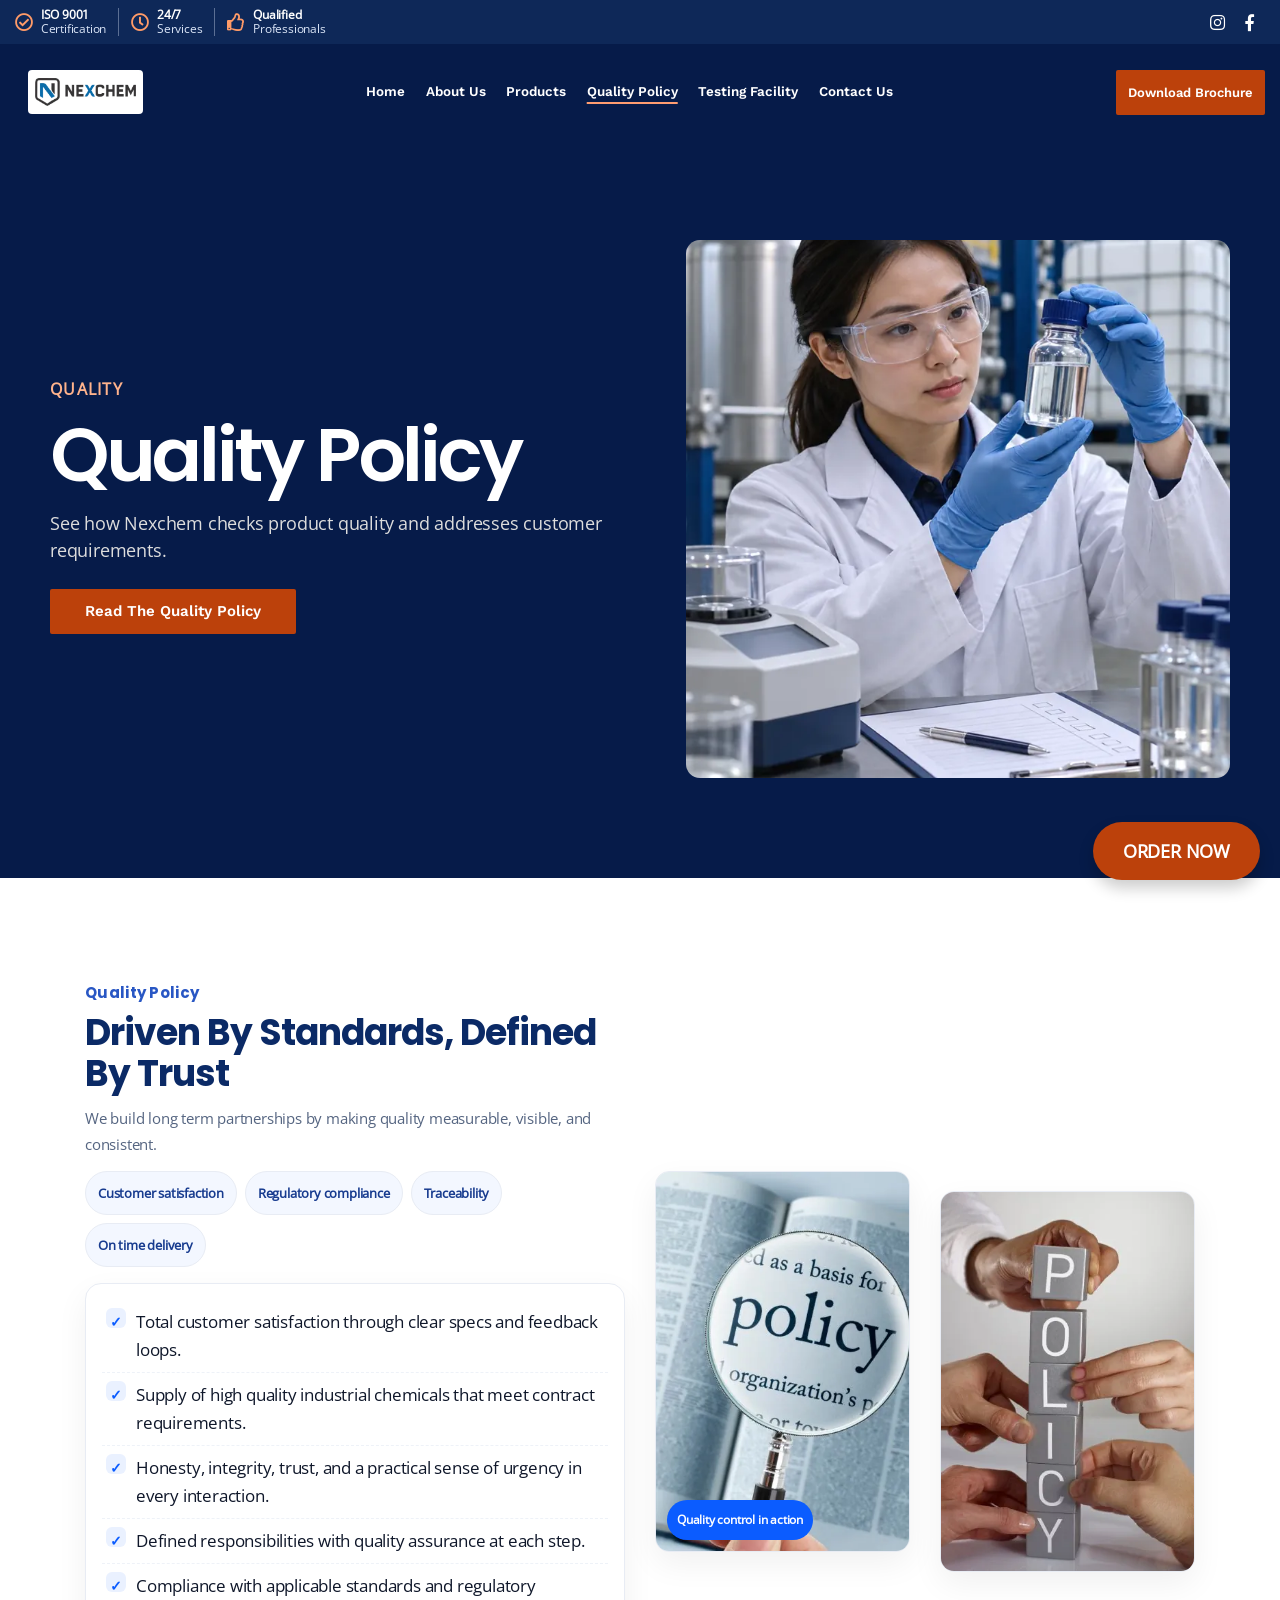
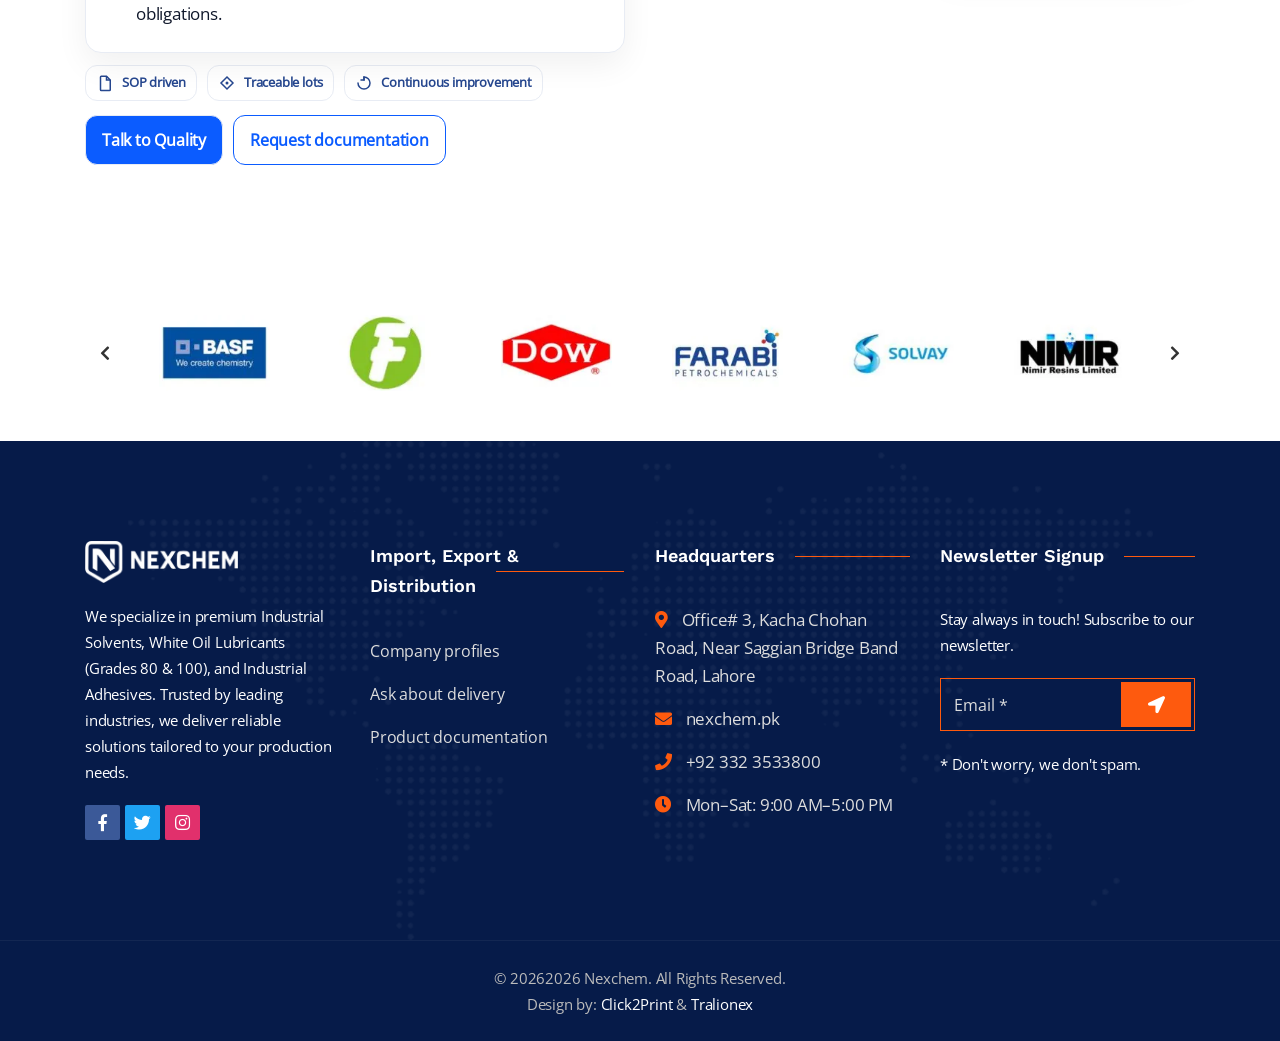
<file: Quality-Policy.html>
<!doctype html>
<!--[if lt IE 7]>      <html class="no-js lt-ie9 lt-ie8 lt-ie7" lang=""> <![endif]-->
<!--[if IE 7]>         <html class="no-js lt-ie9 lt-ie8" lang=""> <![endif]-->
<!--[if IE 8]>         <html class="no-js lt-ie9" lang=""> <![endif]-->
<!--[if gt IE 8]><!-->
<html class="no-js" lang="en-PK">
<!--<![endif]-->

<head>
    <meta charset="utf-8">
    <meta name="viewport" content="width=device-width, initial-scale=1">

    <title>Industrial Chemical Quality Policy | Nexchem</title>
    <meta name="description" content="Read Nexchem’s approach to industrial chemical quality, product checks and customer requirements. Contact the team to request product documentation.">
    <link rel="canonical" href="https://nexchem.pk/Quality-Policy.html">
    <meta property="og:type" content="website">
    <meta property="og:site_name" content="Nexchem">
    <meta property="og:locale" content="en_PK">
    <meta property="og:title" content="Industrial Chemical Quality Policy | Nexchem">
    <meta property="og:description" content="Read Nexchem’s approach to industrial chemical quality, product checks and customer requirements. Contact the team to request product documentation.">
    <meta property="og:url" content="https://nexchem.pk/Quality-Policy.html">
    <meta property="og:image" content="https://nexchem.pk/assets/img/optimized/chemical-quality-inspection-a408935cae.webp">
    <meta name="twitter:card" content="summary_large_image">
    <script type="application/ld+json">{"@context":"https://schema.org","@graph":[{"@type":"WebPage","@id":"https://nexchem.pk/Quality-Policy.html#webpage","url":"https://nexchem.pk/Quality-Policy.html","name":"Industrial Chemical Quality Policy | Nexchem","description":"Read Nexchem’s approach to industrial chemical quality, product checks and customer requirements. Contact the team to request product documentation.","inLanguage":"en-PK","isPartOf":{"@id":"https://nexchem.pk/#website"},"publisher":{"@id":"https://nexchem.pk/#organization"}}]}</script>

    <link rel="shortcut icon" type="image/webp" href="assets/img/optimized/favicons-bdda827057.webp">

    <style data-performance-style="site">@charset "UTF-8";@font-face{font-family:Open Sans;font-style:normal;font-weight:400;font-display:swap;src:url(assets/fonts/open-sans-400-ab72051c10.woff2) format("woff2")}@font-face{font-family:Poppins;font-style:normal;font-weight:500;font-display:swap;src:url(assets/fonts/poppins-500-8fda909c68.woff2) format("woff2")}@font-face{font-family:Poppins;font-style:normal;font-weight:600;font-display:swap;src:url(assets/fonts/poppins-600-03b68c3df1.woff2) format("woff2")}@font-face{font-family:Poppins;font-style:normal;font-weight:700;font-display:swap;src:url(assets/fonts/poppins-700-1aca57cfa3.woff2) format("woff2")}@font-face{font-family:Work Sans;font-style:normal;font-weight:600;font-display:swap;src:url(assets/fonts/work-sans-600-06b3881103.woff2) format("woff2")}@font-face{font-family:"Font Awesome 5 Brands";font-style:normal;font-weight:400;font-display:swap;src:url(assets/fonts/fa-brands-400-subset-baee463d6b.woff2) format("woff2")}@font-face{font-family:"Font Awesome 5 Free";font-style:normal;font-weight:900;font-display:swap;src:url(assets/fonts/fa-solid-900-subset-7ed3237cf4.woff2) format("woff2")}@font-face{font-family:"Font Awesome 5 Free";font-style:normal;font-weight:400;font-display:swap;src:url(assets/fonts/fa-regular-400-subset-265923a7ad.woff2) format("woff2")}@font-face{font-family:dl-construction;font-style:normal;font-weight:400;font-display:swap;src:url(assets/fonts/dl-construction-subset-c28576bf7d.woff2) format("woff2")}.fa,.fab,.far,.fas{-moz-osx-font-smoothing:grayscale;-webkit-font-smoothing:antialiased;display:inline-block;font-style:normal;font-variant:normal;text-rendering:auto;line-height:1}.fa-angle-up:before{content:"\f106"}.fa-arrow-right:before{content:"\f061"}.fa-arrow-up:before{content:"\f062"}.fa-bullseye:before{content:"\f140"}.fa-check-circle:before{content:"\f058"}.fa-chevron-left:before{content:"\f053"}.fa-chevron-right:before{content:"\f054"}.fa-clock:before{content:"\f017"}.fa-cogs:before{content:"\f085"}.fa-database:before{content:"\f1c0"}.fa-envelope:before{content:"\f0e0"}.fa-external-link-alt:before{content:"\f35d"}.fa-facebook-f:before{content:"\f39e"}.fa-fax:before{content:"\f1ac"}.fa-file-alt:before{content:"\f15c"}.fa-flask:before{content:"\f0c3"}.fa-hand-point-right:before{content:"\f0a4"}.fa-headset:before{content:"\f590"}.fa-instagram:before{content:"\f16d"}.fa-layer-group:before{content:"\f5fd"}.fa-leaf:before{content:"\f06c"}.fa-lightbulb:before{content:"\f0eb"}.fa-link:before{content:"\f0c1"}.fa-location-arrow:before{content:"\f124"}.fa-map-marker-alt:before{content:"\f3c5"}.fa-mobile-alt:before{content:"\f3cd"}.fa-phone:before{content:"\f095"}.fa-pinterest:before{content:"\f0d2"}.fa-search:before{content:"\f002"}.fa-thumbs-up:before{content:"\f164"}.fa-truck:before{content:"\f0d1"}.fa-twitter:before{content:"\f099"}.fa-water:before{content:"\f773"}.fa-whatsapp:before{content:"\f232"}.sr-only{border:0;clip:rect(0,0,0,0);height:1px;margin:-1px;overflow:hidden;padding:0;position:absolute;width:1px}.fab{font-family:"Font Awesome 5 Brands"}.far{font-weight:400}.fa,.far,.fas{font-family:"Font Awesome 5 Free"}.fa,.fas{font-weight:900}.animated{-webkit-animation-duration:1s;animation-duration:1s;-webkit-animation-fill-mode:both;animation-fill-mode:both}.animated.infinite{-webkit-animation-iteration-count:infinite;animation-iteration-count:infinite}@-webkit-keyframes fadeIn{0%{opacity:0}to{opacity:1}}@keyframes fadeIn{0%{opacity:0}to{opacity:1}}.fadeIn{-webkit-animation-name:fadeIn;animation-name:fadeIn}@-webkit-keyframes fadeInDown{0%{opacity:0;-webkit-transform:translateY(-20px);transform:translateY(-20px)}to{opacity:1;-webkit-transform:translateY(0);transform:translateY(0)}}@keyframes fadeInDown{0%{opacity:0;-webkit-transform:translateY(-20px);-ms-transform:translateY(-20px);transform:translateY(-20px)}to{opacity:1;-webkit-transform:translateY(0);-ms-transform:translateY(0);transform:translateY(0)}}.fadeInDown{-webkit-animation-name:fadeInDown;animation-name:fadeInDown}@-webkit-keyframes fadeInLeft{0%{opacity:0;-webkit-transform:translateX(-20px);transform:translate(-20px)}to{opacity:1;-webkit-transform:translateX(0);transform:translate(0)}}@keyframes fadeInLeft{0%{opacity:0;-webkit-transform:translateX(-20px);-ms-transform:translateX(-20px);transform:translate(-20px)}to{opacity:1;-webkit-transform:translateX(0);-ms-transform:translateX(0);transform:translate(0)}}.fadeInLeft{-webkit-animation-name:fadeInLeft;animation-name:fadeInLeft}@-webkit-keyframes fadeInRight{0%{opacity:0;-webkit-transform:translateX(20px);transform:translate(20px)}to{opacity:1;-webkit-transform:translateX(0);transform:translate(0)}}@keyframes fadeInRight{0%{opacity:0;-webkit-transform:translateX(20px);-ms-transform:translateX(20px);transform:translate(20px)}to{opacity:1;-webkit-transform:translateX(0);-ms-transform:translateX(0);transform:translate(0)}}.fadeInRight{-webkit-animation-name:fadeInRight;animation-name:fadeInRight}@-webkit-keyframes fadeInUp{0%{opacity:0;-webkit-transform:translateY(10px);transform:translateY(10px)}to{opacity:1;-webkit-transform:translateY(0);transform:translateY(0)}}@keyframes fadeInUp{0%{opacity:0;-webkit-transform:translateY(10px);-ms-transform:translateY(10px);transform:translateY(10px)}to{opacity:1;-webkit-transform:translateY(0);-ms-transform:translateY(0);transform:translateY(0)}}.fadeInUp{-webkit-animation-name:fadeInUp;animation-name:fadeInUp}@-webkit-keyframes fadeOut{0%{opacity:1}to{opacity:0}}@keyframes fadeOut{0%{opacity:1}to{opacity:0}}.fadeOut{-webkit-animation-name:fadeOut;animation-name:fadeOut}:root{--blue:#007bff;--indigo:#6610f2;--purple:#6f42c1;--pink:#e83e8c;--red:#dc3545;--orange:#fd7e14;--yellow:#ffc107;--green:#28a745;--teal:#20c997;--cyan:#17a2b8;--white:#fff;--gray:#6c757d;--gray-dark:#343a40;--primary:#007bff;--secondary:#6c757d;--success:#28a745;--info:#17a2b8;--warning:#ffc107;--danger:#dc3545;--light:#f8f9fa;--dark:#343a40;--breakpoint-xs:0;--breakpoint-sm:576px;--breakpoint-md:768px;--breakpoint-lg:992px;--breakpoint-xl:1200px;--font-family-sans-serif:-apple-system,BlinkMacSystemFont,"Segoe UI",Roboto,"Helvetica Neue",Arial,"Noto Sans",sans-serif,"Apple Color Emoji","Segoe UI Emoji","Segoe UI Symbol","Noto Color Emoji";--font-family-monospace:SFMono-Regular,Menlo,Monaco,Consolas,"Liberation Mono","Courier New",monospace}*,:after,:before{box-sizing:border-box}html{font-family:sans-serif;line-height:1.15;-webkit-text-size-adjust:100%;-webkit-tap-highlight-color:transparent}article,figcaption,figure,footer,header,main,nav,section{display:block}body{margin:0;font-family:-apple-system,BlinkMacSystemFont,Segoe UI,Roboto,Helvetica Neue,Arial,Noto Sans,sans-serif,"Apple Color Emoji","Segoe UI Emoji",Segoe UI Symbol,"Noto Color Emoji";font-size:1rem;font-weight:400;line-height:1.5;color:#212529;text-align:left;background-color:#fff}[tabindex="-1"]:focus:not(:focus-visible){outline:0!important}h1,h2,h3,h4{margin-top:0;margin-bottom:.5rem}p{margin-top:0;margin-bottom:1rem}address{margin-bottom:1rem;font-style:normal;line-height:inherit}dl,ul{margin-top:0;margin-bottom:1rem}ul ul{margin-bottom:0}dt{font-weight:700}dd{margin-bottom:.5rem;margin-left:0}strong{font-weight:bolder}small{font-size:80%}a{color:#007bff;text-decoration:none;background-color:transparent}a:hover{color:#0056b3;text-decoration:underline}a:not([href]){color:inherit;text-decoration:none}a:not([href]):hover{color:inherit;text-decoration:none}figure{margin:0 0 1rem}img{vertical-align:middle;border-style:none}svg{overflow:hidden;vertical-align:middle}table{border-collapse:collapse}caption{padding-top:.75rem;padding-bottom:.75rem;color:#6c757d;text-align:left;caption-side:bottom}label{display:inline-block;margin-bottom:.5rem}button{border-radius:0}button:focus{outline:1px dotted;outline:5px auto -webkit-focus-ring-color}button,input,select,textarea{margin:0;font-family:inherit;font-size:inherit;line-height:inherit}button,input{overflow:visible}button,select{text-transform:none}select{word-wrap:normal}[type=button],[type=submit],button{-webkit-appearance:button}[type=button]:not(:disabled),[type=submit]:not(:disabled),button:not(:disabled){cursor:pointer}[type=button]::-moz-focus-inner,[type=submit]::-moz-focus-inner,button::-moz-focus-inner{padding:0;border-style:none}input[type=date],input[type=time]{-webkit-appearance:listbox}textarea{overflow:auto;resize:vertical}progress{vertical-align:baseline}[type=number]::-webkit-inner-spin-button,[type=number]::-webkit-outer-spin-button{height:auto}[type=search]{outline-offset:-2px;-webkit-appearance:none}[type=search]::-webkit-search-decoration{-webkit-appearance:none}::-webkit-file-upload-button{font:inherit;-webkit-appearance:button}output{display:inline-block}summary{display:list-item;cursor:pointer}[hidden]{display:none!important}.h1,.h2,.h3,.h4,h1,h2,h3,h4{margin-bottom:.5rem;font-weight:500;line-height:1.2}.h1,h1{font-size:2.5rem}.h2,h2{font-size:2rem}.h3,h3{font-size:1.75rem}.h4,h4{font-size:1.5rem}.lead{font-size:1.25rem;font-weight:300}.small,small{font-size:80%;font-weight:400}.list-unstyled{padding-left:0;list-style:none}.figure{display:inline-block}.container{width:100%;padding-right:15px;padding-left:15px;margin-right:auto;margin-left:auto}@media(min-width:576px){.container{max-width:540px}}@media(min-width:768px){.container{max-width:720px}}@media(min-width:992px){.container{max-width:960px}}@media(min-width:1200px){.container{max-width:1140px}}@media(min-width:576px){.container{max-width:540px}}@media(min-width:768px){.container{max-width:720px}}@media(min-width:992px){.container{max-width:960px}}@media(min-width:1200px){.container{max-width:1140px}}.row{display:-ms-flexbox;display:flex;-ms-flex-wrap:wrap;flex-wrap:wrap;margin-right:-15px;margin-left:-15px}.col-lg-3,.col-lg-4,.col-lg-5,.col-lg-6,.col-lg-7,.col-md-5,.col-md-6,.col-sm-6{position:relative;width:100%;padding-right:15px;padding-left:15px}@media(min-width:576px){.col-sm-6{-ms-flex:0 0 50%;flex:0 0 50%;max-width:50%}}@media(min-width:768px){.col-md-5{-ms-flex:0 0 41.666667%;flex:0 0 41.666667%;max-width:41.666667%}.col-md-6{-ms-flex:0 0 50%;flex:0 0 50%;max-width:50%}}@media(min-width:992px){.col-lg-3{-ms-flex:0 0 25%;flex:0 0 25%;max-width:25%}.col-lg-4{-ms-flex:0 0 33.333333%;flex:0 0 33.333333%;max-width:33.333333%}.col-lg-5{-ms-flex:0 0 41.666667%;flex:0 0 41.666667%;max-width:41.666667%}.col-lg-6{-ms-flex:0 0 50%;flex:0 0 50%;max-width:50%}.col-lg-7{-ms-flex:0 0 58.333333%;flex:0 0 58.333333%;max-width:58.333333%}}.table{width:100%;margin-bottom:1rem;color:#212529}.form-control{display:block;width:100%;height:calc(1.5em + .75rem + 2px);padding:.375rem .75rem;font-size:1rem;font-weight:400;line-height:1.5;color:#495057;background-color:#fff;background-clip:padding-box;border:1px solid #ced4da;border-radius:.25rem;transition:border-color .15s ease-in-out,box-shadow .15s ease-in-out}@media(prefers-reduced-motion:reduce){.form-control{transition:none}}.form-control::-ms-expand{background-color:transparent;border:0}.form-control:-moz-focusring{color:transparent;text-shadow:0 0 0 #495057}.form-control:focus{color:#495057;background-color:#fff;border-color:#80bdff;outline:0;box-shadow:0 0 0 .2rem #007bff40}.form-control::-webkit-input-placeholder{color:#6c757d;opacity:1}.form-control::-moz-placeholder{color:#6c757d;opacity:1}.form-control:-ms-input-placeholder{color:#6c757d;opacity:1}.form-control::-ms-input-placeholder{color:#6c757d;opacity:1}.form-control::placeholder{color:#6c757d;opacity:1}.form-control:disabled{background-color:#e9ecef;opacity:1}select.form-control:focus::-ms-value{color:#495057;background-color:#fff}select.form-control[size],textarea.form-control{height:auto}.btn{display:inline-block;font-weight:400;color:#212529;text-align:center;vertical-align:middle;cursor:pointer;-webkit-user-select:none;-moz-user-select:none;-ms-user-select:none;user-select:none;background-color:transparent;border:1px solid transparent;padding:.375rem .75rem;font-size:1rem;line-height:1.5;border-radius:.25rem;transition:color .15s ease-in-out,background-color .15s ease-in-out,border-color .15s ease-in-out,box-shadow .15s ease-in-out}@media(prefers-reduced-motion:reduce){.btn{transition:none}}.btn:hover{color:#212529;text-decoration:none}.btn.focus,.btn:focus{outline:0;box-shadow:0 0 0 .2rem #007bff40}.btn.disabled,.btn:disabled{opacity:.65}a.btn.disabled{pointer-events:none}.btn-link{font-weight:400;color:#007bff;text-decoration:none}.btn-link:hover{color:#0056b3;text-decoration:underline}.btn-link.focus,.btn-link:focus{text-decoration:underline;box-shadow:none}.btn-link.disabled,.btn-link:disabled{color:#6c757d;pointer-events:none}.fade{transition:opacity .15s linear}@media(prefers-reduced-motion:reduce){.fade{transition:none}}.fade:not(.show){opacity:0}.collapse:not(.show){display:none}.collapsing{position:relative;height:0;overflow:hidden;transition:height .35s ease}@media(prefers-reduced-motion:reduce){.collapsing{transition:none}}.dropdown-toggle{white-space:nowrap}.dropdown-toggle:after{display:inline-block;margin-left:.255em;vertical-align:.255em;content:"";border-top:.3em solid;border-right:.3em solid transparent;border-bottom:0;border-left:.3em solid transparent}.dropdown-toggle:empty:after{margin-left:0}.dropdown-menu{position:absolute;top:100%;left:0;z-index:1000;display:none;float:left;min-width:10rem;padding:.5rem 0;margin:.125rem 0 0;font-size:1rem;color:#212529;text-align:left;list-style:none;background-color:#fff;background-clip:padding-box;border:1px solid rgba(0,0,0,.15);border-radius:.25rem}.dropdown-menu-left{right:auto;left:0}.dropdown-menu-right{right:0;left:auto}@media(min-width:576px){.dropdown-menu-sm-left{right:auto;left:0}.dropdown-menu-sm-right{right:0;left:auto}}@media(min-width:768px){.dropdown-menu-md-left{right:auto;left:0}.dropdown-menu-md-right{right:0;left:auto}}@media(min-width:992px){.dropdown-menu-lg-left{right:auto;left:0}.dropdown-menu-lg-right{right:0;left:auto}}@media(min-width:1200px){.dropdown-menu-xl-left{right:auto;left:0}.dropdown-menu-xl-right{right:0;left:auto}}.dropdown-divider{height:0;margin:.5rem 0;overflow:hidden;border-top:1px solid #e9ecef}.dropdown-item{display:block;width:100%;padding:.25rem 1.5rem;clear:both;font-weight:400;color:#212529;text-align:inherit;white-space:nowrap;background-color:transparent;border:0}.dropdown-item:focus,.dropdown-item:hover{color:#16181b;text-decoration:none;background-color:#f8f9fa}.dropdown-item.active,.dropdown-item:active{color:#fff;text-decoration:none;background-color:#007bff}.dropdown-item.disabled,.dropdown-item:disabled{color:#6c757d;pointer-events:none;background-color:transparent}.dropdown-menu.show{display:block}.dropdown-header{display:block;padding:.5rem 1.5rem;margin-bottom:0;font-size:.875rem;color:#6c757d;white-space:nowrap}.dropdown-item-text{display:block;padding:.25rem 1.5rem;color:#212529}.dropdown-toggle-split{padding-right:.5625rem;padding-left:.5625rem}.dropdown-toggle-split:after{margin-left:0}.nav{display:-ms-flexbox;display:flex;-ms-flex-wrap:wrap;flex-wrap:wrap;padding-left:0;margin-bottom:0;list-style:none}.card{position:relative;display:-ms-flexbox;display:flex;-ms-flex-direction:column;flex-direction:column;min-width:0;word-wrap:break-word;background-color:#fff;background-clip:border-box;border:1px solid rgba(0,0,0,.125);border-radius:.25rem}.card-body{-ms-flex:1 1 auto;flex:1 1 auto;min-height:1px;padding:1.25rem}.card-header{padding:.75rem 1.25rem;margin-bottom:0;background-color:#00000008;border-bottom:1px solid rgba(0,0,0,.125)}.card-header:first-child{border-radius:calc(.25rem - 1px) calc(.25rem - 1px) 0 0}.accordion>.card{overflow:hidden}.accordion>.card:not(:last-of-type){border-bottom:0;border-bottom-right-radius:0;border-bottom-left-radius:0}.accordion>.card:not(:first-of-type){border-top-left-radius:0;border-top-right-radius:0}.accordion>.card>.card-header{border-radius:0;margin-bottom:-1px}.badge{display:inline-block;padding:.25em .4em;font-size:75%;font-weight:700;line-height:1;text-align:center;white-space:nowrap;vertical-align:baseline;border-radius:.25rem;transition:color .15s ease-in-out,background-color .15s ease-in-out,border-color .15s ease-in-out,box-shadow .15s ease-in-out}@media(prefers-reduced-motion:reduce){.badge{transition:none}}a.badge:focus,a.badge:hover{text-decoration:none}.badge:empty{display:none}.btn .badge{position:relative;top:-1px}.progress{display:-ms-flexbox;display:flex;height:1rem;overflow:hidden;font-size:.75rem;background-color:#e9ecef;border-radius:.25rem}.media{display:-ms-flexbox;display:flex;-ms-flex-align:start;align-items:flex-start}.close{float:right;font-size:1.5rem;font-weight:700;line-height:1;color:#000;text-shadow:0 1px 0 #fff;opacity:.5}.close:hover{color:#000;text-decoration:none}.close:not(:disabled):not(.disabled):focus,.close:not(:disabled):not(.disabled):hover{opacity:.75}button.close{padding:0;background-color:transparent;border:0;-webkit-appearance:none;-moz-appearance:none;appearance:none}a.close.disabled{pointer-events:none}.carousel{position:relative}.bg-light{background-color:#f8f9fa!important}a.bg-light:focus,a.bg-light:hover,button.bg-light:focus,button.bg-light:hover{background-color:#dae0e5!important}.bg-dark{background-color:#343a40!important}a.bg-dark:focus,a.bg-dark:hover,button.bg-dark:focus,button.bg-dark:hover{background-color:#1d2124!important}.border{border:1px solid #dee2e6!important}.border-top{border-top:1px solid #dee2e6!important}.border-right{border-right:1px solid #dee2e6!important}.border-bottom{border-bottom:1px solid #dee2e6!important}.border-left{border-left:1px solid #dee2e6!important}.rounded{border-radius:.25rem!important}.clearfix:after{display:block;clear:both;content:""}.d-flex{display:-ms-flexbox!important;display:flex!important}.flex-wrap{-ms-flex-wrap:wrap!important;flex-wrap:wrap!important}.justify-content-center{-ms-flex-pack:center!important;justify-content:center!important}.align-items-center{-ms-flex-align:center!important;align-items:center!important}.sr-only{position:absolute;width:1px;height:1px;padding:0;margin:-1px;overflow:hidden;clip:rect(0,0,0,0);white-space:nowrap;border:0}.shadow-sm{box-shadow:0 .125rem .25rem #00000013!important}.mb-0{margin-bottom:0!important}.mb-3{margin-bottom:1rem!important}.mb-4{margin-bottom:1.5rem!important}.p-4{padding:1.5rem!important}.py-4{padding-top:1.5rem!important}.py-4{padding-bottom:1.5rem!important}.py-5{padding-top:3rem!important}.py-5{padding-bottom:3rem!important}.text-wrap{white-space:normal!important}.text-left{text-align:left!important}.text-center{text-align:center!important}.text-white{color:#fff!important}.text-primary{color:#007bff!important}a.text-primary:focus,a.text-primary:hover{color:#0056b3!important}.text-muted{color:#6c757d!important}.visible{visibility:visible!important}@media print{*,:after,:before{text-shadow:none!important;box-shadow:none!important}a:not(.btn){text-decoration:underline}img{page-break-inside:avoid}h2,h3,p{orphans:3;widows:3}h2,h3{page-break-after:avoid}@page{size:a3}body,.container{min-width:992px!important}.badge{border:1px solid #000}.table{border-collapse:collapse!important}}.dl{font-family:dl-construction!important;speak:none;font-style:normal;font-weight:400;font-variant:normal;text-transform:none;-webkit-font-smoothing:antialiased;-moz-osx-font-smoothing:grayscale}.dl-d-printer-2:before{content:"\e901"}.dl-conveyor-6:before{content:"\e90b"}.dl-factory-1:before{content:"\e90e"}.dl-factory-3:before{content:"\e910"}.dl-factory-4:before{content:"\e911"}.dl-industrial-robot-9:before{content:"\e922"}.dl-industrial-robot-18:before{content:"\e92b"}.dl-loader:before{content:"\e931"}.dl-meter-2:before{content:"\e935"}.dl-refinery:before{content:"\e939"}.dl-stock:before{content:"\e93b"}.dl-welder-1:before{content:"\e949"}.slick-slider{position:relative;display:block;box-sizing:border-box;-webkit-user-select:none;-moz-user-select:none;-ms-user-select:none;user-select:none;-webkit-touch-callout:none;-khtml-user-select:none;-ms-touch-action:pan-y;touch-action:pan-y;-webkit-tap-highlight-color:transparent}.slick-list{position:relative;display:block;overflow:hidden;margin:0;padding:0}.slick-list:focus{outline:0}.slick-slider .slick-list,.slick-slider .slick-track{-webkit-transform:translate3d(0,0,0);-moz-transform:translate3d(0,0,0);-ms-transform:translate3d(0,0,0);-o-transform:translate3d(0,0,0);transform:translateZ(0)}.slick-track{position:relative;top:0;left:0;display:block;margin-left:auto;margin-right:auto}.slick-track:after,.slick-track:before{display:table;content:""}.slick-track:after{clear:both}.slick-loading .slick-track{visibility:hidden}.slick-slide{display:none;float:left;height:100%;min-height:1px}.slick-slide img{display:block}.slick-slide.slick-loading img{display:none}.slick-initialized .slick-slide{display:block}.slick-loading .slick-slide{visibility:hidden}.slick-vertical .slick-slide{display:block;height:auto;border:1px solid transparent}.slick-arrow.slick-hidden{display:none}.odometer.odometer-auto-theme,.odometer.odometer-theme-default,.odometer.odometer-auto-theme .odometer-digit,.odometer.odometer-theme-default .odometer-digit{display:inline-block;vertical-align:middle;*vertical-align:auto;*zoom:1;*display:inline;position:relative}.odometer.odometer-auto-theme .odometer-digit .odometer-digit-spacer,.odometer.odometer-theme-default .odometer-digit .odometer-digit-spacer{display:inline-block;vertical-align:middle;*vertical-align:auto;*zoom:1;*display:inline;visibility:hidden}.odometer.odometer-auto-theme .odometer-digit .odometer-digit-inner,.odometer.odometer-theme-default .odometer-digit .odometer-digit-inner{text-align:left;display:block;position:absolute;inset:0;overflow:hidden}.odometer.odometer-auto-theme .odometer-digit .odometer-ribbon,.odometer.odometer-theme-default .odometer-digit .odometer-ribbon{display:block}.odometer.odometer-auto-theme .odometer-digit .odometer-ribbon-inner,.odometer.odometer-theme-default .odometer-digit .odometer-ribbon-inner{display:block;-webkit-backface-visibility:hidden}.odometer.odometer-auto-theme .odometer-digit .odometer-value,.odometer.odometer-theme-default .odometer-digit .odometer-value{display:block;-webkit-transform:translateZ(0)}.odometer.odometer-auto-theme .odometer-digit .odometer-value.odometer-last-value,.odometer.odometer-theme-default .odometer-digit .odometer-value.odometer-last-value{position:absolute}.odometer.odometer-auto-theme.odometer-animating-up .odometer-ribbon-inner,.odometer.odometer-theme-default.odometer-animating-up .odometer-ribbon-inner{-webkit-transition:-webkit-transform 2s;-moz-transition:-moz-transform 2s;-ms-transition:-ms-transform 2s;-o-transition:-o-transform 2s;transition:transform 2s}.odometer.odometer-auto-theme.odometer-animating-up.odometer-animating .odometer-ribbon-inner,.odometer.odometer-theme-default.odometer-animating-up.odometer-animating .odometer-ribbon-inner,.odometer.odometer-auto-theme.odometer-animating-down .odometer-ribbon-inner,.odometer.odometer-theme-default.odometer-animating-down .odometer-ribbon-inner{-webkit-transform:translateY(-100%);-moz-transform:translateY(-100%);-ms-transform:translateY(-100%);-o-transform:translateY(-100%);transform:translateY(-100%)}.odometer.odometer-auto-theme.odometer-animating-down.odometer-animating .odometer-ribbon-inner,.odometer.odometer-theme-default.odometer-animating-down.odometer-animating .odometer-ribbon-inner{-webkit-transition:-webkit-transform 2s;-moz-transition:-moz-transform 2s;-ms-transition:-ms-transform 2s;-o-transition:-o-transform 2s;transition:transform 2s;-webkit-transform:translateY(0);-moz-transform:translateY(0);-ms-transform:translateY(0);-o-transform:translateY(0);transform:translateY(0)}.odometer.odometer-auto-theme,.odometer.odometer-theme-default{font-family:Helvetica Neue,sans-serif;line-height:1.1em}.odometer.odometer-auto-theme .odometer-value,.odometer.odometer-theme-default .odometer-value{text-align:center}.slider-content-wrap{min-height:clamp(400px,62vh,580px);padding-block:56px}.dl-slider .overlay{background-color:#00000085;width:100%;height:100%;position:absolute;left:0;top:0;z-index:-1}.dl-slider .bg-img{display:block;background-repeat:no-repeat;-webkit-background-size:cover;background-size:cover;background-position:center center;width:100%;height:100%;position:absolute;left:0;top:0;overflow:hidden;z-index:-1}.dl-slider .dl-caption{color:#fff;font-family:Poppins,sans-serif}.dl-slider .dl-caption .inner-layer{display:inline-block;overflow:hidden}.dl-slider .dl-caption.medium{font-size:15px;font-family:Poppins,sans-serif;line-height:26px;font-weight:500;color:#fffc;letter-spacing:0;text-transform:capitalize;visibility:inherit;transition:none 0s ease 0s;text-align:inherit;border-width:0px;margin:0 0 20px;padding:0;min-height:0px;min-width:0px;max-height:none;max-width:none;opacity:1}.dl-slider .dl-caption.big{font-size:56px;line-height:66px;font-weight:600;color:#fff;letter-spacing:-1px}.dl-slider .slider-content{position:relative}.dl-slider .dl-caption.small{font-family:Source Sans Pro,sans-serif;font-size:16px;font-weight:400;letter-spacing:-.2px;line-height:26px;color:#fff;margin-top:5px}.dl-slider .dl-btn-group{margin-top:25px;overflow:hidden}.dl-slider .default-btn{display:inline-block;background:#bc410b;color:#fff;font-family:Work Sans,sans-serif;font-size:15px;font-weight:600;text-transform:capitalize;height:45px;line-height:45px;padding:0 35px;letter-spacing:0;border-radius:2px;overflow:hidden;position:relative;transition:all ease .7s;-moz-transition:all ease .7s;-webkit-transition:all ease .7s;-ms-transition:all ease .7s;-o-transition:all ease .7s;z-index:1}.dl-slider .default-btn:hover{color:#fff}.dl-slider .default-btn span{background:#061b49 none repeat scroll 0 0;border-radius:50%;display:block;height:0;position:absolute;transform:translate(-50%,-50%);-moz-transform:translate(-50%,-50%);-webkit-transform:translate(-50%,-50%);-ms-transform:translate(-50%,-50%);-o-transform:translate(-50%,-50%);transition:width .6s ease 0s,height .6s ease 0s;-moz-transition:width .6s ease 0s,height .6s ease 0s;-webkit-transition:width .6s ease 0s,height .6s ease 0s;-ms-transition:width .6s ease 0s,height .6s ease 0s;-o-transition:width .6s ease 0s,height .6s ease 0s;width:0;z-index:-1}.dl-slider .default-btn:hover span{height:562.5px;width:562.5px}@media only screen and (max-width:992px){.slider-content-wrap{min-height:400px}.dl-slider .dl-caption.medium{font-size:12px}.dl-slider .dl-caption.big{font-size:28px;line-height:30px;letter-spacing:-1px}.dl-slider .dl-caption.small{font-size:12px;line-height:20px}.dl-slider .dl-btn-group{margin-top:10px}}@media only screen and (max-width:520px){.dl-slider .dl-caption.big{font-size:24px;letter-spacing:-.5px}.dl-slider .dl-caption.small br{display:none}}.dl-slider .slick-dots{width:100%;height:auto;text-align:center;position:absolute;left:0;bottom:20px;margin:0;list-style:none}.dl-slider .slick-dots li{display:inline-block;margin:0 6px}.dl-slider .slick-dots li button{background-color:#ffffffb3;width:8px;height:8px;border-radius:50%;overflow:hidden;text-indent:-99999px;padding:0;transition:all .3s ease-in-out;cursor:pointer}.dl-slider .slick-dots li button:focus-visible{outline:2px solid #fff;outline-offset:3px}.dl-slider .slick-dots li.slick-active button{background-color:#fe5a0e;transition:all .3s ease-in-out}.dl-slider .slick-arrow{background-color:#0006;color:#ddd;font-size:14px;width:45px;height:45px;line-height:45px;border-radius:50%;position:absolute;left:0;top:50%;transform:translateY(-50%);text-align:center;z-index:1;cursor:pointer;transition:all .3s ease-in-out}.dl-slider .slick-arrow.slick-next{left:auto;right:0}@media(max-width:1199px){.dl-slider .slick-arrow{top:auto;bottom:10px;left:15px;transform:none}.dl-slider .slick-arrow.slick-next{left:auto;right:15px}}.dl-slider .slick-arrow:hover{background-color:#000c;color:#fff;transition:all .3s ease-in-out}*{padding:0;margin:0}body{background-color:#fff;font-family:Open Sans,sans-serif;font-size:17px;line-height:28px;color:#536d7a;font-weight:400;letter-spacing:-.2px;position:relative;overflow-x:hidden}h1,h2,h3,h4{font-family:Poppins,sans-serif;-webkit-font-smoothing:antialiased;color:#263a4f}h1{font-size:45px;font-weight:400;line-height:55px;margin:0 0 10px;color:#263a4f}h2{font-size:32px;line-height:42px;color:#263a4f;margin:0 0 10px;font-weight:600;letter-spacing:-1px}h3,h4{margin:0 0 10px;font-weight:400;line-height:1.7;color:#263a4f;letter-spacing:-.5px}h3{font-size:20px}h4{font-size:16px}img{height:auto;border:none;outline:none;max-width:100%}ul{display:block;list-style:none;padding:0;margin:0}p{font-size:15px;line-height:26px;margin-bottom:15px}a,a:hover{text-decoration:none}a:focus{outline:0;text-decoration:none}input::-webkit-input-placeholder,textarea::-webkit-input-placeholder{color:#ddd!important}input:-moz-placeholder,textarea:-moz-placeholder{color:#ddd!important}input::-moz-placeholder,textarea::-moz-placeholder{color:#ddd!important}input:-ms-input-placeholder,textarea:-ms-input-placeholder{color:#ddd!important}button{border:none;background:none}::-webkit-scrollbar{width:8px;height:8px}::-webkit-scrollbar-thumb{cursor:pointer;background:#fe5a0e}::selection{background-color:#fe5a0e;color:#fff}::-moz-selection{background-color:#fe5a0e;color:#fff}.padding{padding:100px 0}.bg-grey{background-color:#f9f9f9}.bg-dark{background-color:#061b49!important}.bd-bottom{border-bottom:2px solid #eeeeee}.bd-right{border-right:2px solid #eeeeee}.mb-20{margin-bottom:20px}.mb-40{margin-bottom:40px}.mb-50{margin-bottom:50px}.mt-20{margin-top:20px}.mt-50{margin-top:50px}.loaded .site-preloader-wrap{opacity:0;visibility:hidden}.site-preloader-wrap{display:none;position:fixed;z-index:999;height:100%;width:100%;background:#fff;top:0;left:0}.site-preloader-wrap .spinner{background-color:#fe5a0e;position:absolute;left:50%;top:50%;margin-left:-20px;margin-top:-20px}.spinner{width:40px;height:40px;border-radius:100%;-webkit-animation:sk-scaleout 1s infinite ease-in-out;animation:sk-scaleout 1s infinite ease-in-out}@-webkit-keyframes sk-scaleout{0%{-webkit-transform:scale(0)}to{-webkit-transform:scale(1);opacity:0}}@keyframes sk-scaleout{0%{-webkit-transform:scale(0);transform:scale(0)}to{-webkit-transform:scale(1);transform:scale(1);opacity:0}}.default-btn{display:inline-block;background:#bc410b;color:#fff;font-family:Work Sans,sans-serif;font-size:15px;font-weight:600;text-transform:capitalize;height:45px;line-height:45px;padding:0 35px;letter-spacing:0;border-radius:2px;overflow:hidden;position:relative;transition:all ease .7s;-moz-transition:all ease .7s;-webkit-transition:all ease .7s;-ms-transition:all ease .7s;-o-transition:all ease .7s;z-index:1}.default-btn:hover{color:#fff}.default-btn span{background:#061b49 none repeat scroll 0 0;border-radius:50%;display:block;height:0;position:absolute;transform:translate(-50%,-50%);-moz-transform:translate(-50%,-50%);-webkit-transform:translate(-50%,-50%);-ms-transform:translate(-50%,-50%);-o-transform:translate(-50%,-50%);transition:width .6s ease 0s,height .6s ease 0s;-moz-transition:width .6s ease 0s,height .6s ease 0s;-webkit-transition:width .6s ease 0s,height .6s ease 0s;-ms-transition:width .6s ease 0s,height .6s ease 0s;-o-transition:width .6s ease 0s,height .6s ease 0s;width:0;z-index:-1}.default-btn:hover span{height:562.5px;width:562.5px}.section-heading h2{font-family:"Poppins",Sans-serif;font-size:42px;font-weight:600;line-height:48px;letter-spacing:-1px;text-transform:capitalize;color:#263a4f;margin:0 0 20px}.section-heading .sub-heading,.section-heading h4{font-family:"Poppins",Sans-serif;font-size:15px;font-weight:600;text-transform:capitalize;letter-spacing:0px;color:#ad3d0c;margin:0 0 15px}.slick-initialized .slick-slide{height:auto}.slick-slide:focus{outline:none}.nav-style .slick-arrow{width:40px;height:40px;line-height:40px;font-size:16px;color:#333;text-align:center;position:absolute;left:-40px;top:50%;transform:translateY(-50%);cursor:pointer;z-index:10}.nav-style .slick-arrow.right{left:auto;right:-40px}@media(max-width:1199px){.nav-style .slick-arrow{left:0}.nav-style .slick-arrow.right{left:auto;right:0}}a,a:hover,img,.form-control,.form-control:hover,button{-webkit-transition:all .5s;-o-transition:all .5s;transition:all .5s}#scrollup{width:45px;height:45px;position:fixed;bottom:30px;right:30px;overflow:hidden;z-index:999}.scroll-to-top{width:100%;height:100%;text-align:center;background-color:#fe5a0e;font-size:10px;padding:0;line-height:40px;color:#fff;border-radius:50%;text-decoration:none;transform:translateY(150%);transition:all .3s ease-in-out}#scrollup.show{opacity:1}#scrollup.show .scroll-to-top{transform:translateY(0);transition:all .3s ease-in-out}.scroll-to-top:hover{color:#fff;text-decoration:none;opacity:.8;transition:all .3s ease-in-out}.scroll-to-top:focus{outline:none}.header{background-color:#fff;width:100%;height:auto;display:block}.header ul{margin:0;padding:0;list-style:none}.mobile-menu-icon{display:none}.burger-menu{width:20px;height:17px;display:flex;flex-direction:column;justify-content:space-between;cursor:pointer;-webkit-transition:transform .33s ease-out;-moz-transition:transform .33s ease-out;-o-transition:transform .33s ease-out;transition:transform .33s ease-out}.burger-menu.menu-open{-webkit-transform:rotate(-45deg);-moz-transform:rotate(-45deg);-o-transform:rotate(-45deg);transform:rotate(-45deg)}.line-menu{background-color:#222;border-radius:2px;width:100%;height:3px}.line-menu.line-half{width:50%}.line-menu.first-line{transition:transform .33s cubic-bezier(.54,-.81,.57,.57);transform-origin:right}.menu-open .line-menu.first-line{-webkit-transform:rotate(-90deg) translateX(3px);-moz-transform:rotate(-90deg) translateX(3px);-o-transform:rotate(-90deg) translateX(3px);transform:rotate(-90deg) translate(3px)}.line-menu.last-line{align-self:flex-end;transition:transform .33s cubic-bezier(.54,-.81,.57,.57);transform-origin:left}.menu-open .line-menu.last-line{-webkit-transform:rotate(-90deg) translateX(-3px);-moz-transform:rotate(-90deg) translateX(-3px);-o-transform:rotate(-90deg) translateX(-3px);transform:rotate(-90deg) translate(-3px)}.header-menu-wrap ul{margin:0;padding:0;list-style:none}.header-menu-wrap ul li{display:inline-block;position:relative}.header-menu-wrap ul li>a{font-family:Work Sans,sans-serif;display:block;font-size:16px;letter-spacing:0;text-transform:capitalize;font-weight:600;color:#061b49;padding:0 15px;height:80px;line-height:80px;text-decoration:none;-webkit-font-smoothing:antialiased}.header-menu-wrap ul li:hover>a{color:#fe5a0e}.header-menu-wrap li ul{background-color:#fff;display:block;width:250px;padding:30px 0;-webkit-box-shadow:0px 50px 100px 0px rgba(64,1,4,.1),0px -6px 0px 0px rgba(248,99,107,.004);box-shadow:0 50px 100px #4001041a,0 -6px #f8636b01;position:absolute;left:-35px;top:100%;opacity:0;visibility:hidden;z-index:0;-webkit-transition:opacity .5s ease,visibility .5s ease;-o-transition:opacity .5s ease,visibility .5s ease;transition:opacity .5s ease,visibility .5s ease}.header-menu-wrap li:hover>ul{opacity:1;visibility:visible;z-index:99}.header-menu-wrap li li{display:block;padding:0 35px;margin-bottom:5px;text-align:left;position:relative}.header-menu-wrap li li:last-child{margin:0}.header-menu-wrap li li>a{font-family:Open Sans,sans-serif;display:block;height:auto;line-height:inherit;color:#061b49;font-weight:400;letter-spacing:0;line-height:1.8;text-transform:capitalize;padding:1px 7px;font-size:14px;-webkit-font-smoothing:antialiased}.header-menu-wrap li li:hover>a{color:#fe5a0e;background-color:#f9f9f9}.header-menu-wrap li ul li ul{width:250px;position:absolute;left:100%;top:0}@media(min-width:993px){.header-menu-wrap li ul{display:block!important}}@media(max-width:992px){#page.site{margin-top:0!important}.dropdown-plus{width:49px;height:49px;line-height:49px;position:absolute;top:0;right:0;cursor:pointer}.dropdown-plus:before,.dropdown-plus:after{position:absolute;content:"";top:21px;right:10px;width:13px;height:1px;background-color:#222}.dropdown-plus:after{-webkit-transform:rotate(90deg);-moz-transform:rotate(90deg);-o-transform:rotate(90deg);transform:rotate(90deg)}.dropdown-plus.dropdown-open:after{display:none}.mobile-menu-icon{display:block}.header-menu-wrap{display:none;background-color:#fff;width:100%;height:auto;padding:0 20px;position:absolute;left:0;top:100%;z-index:999}.header-menu-wrap ul li{display:block;border-bottom:1px solid rgba(0,0,0,.04);padding:11px 0;margin:0}.header-menu-wrap ul li:first-child{border-top:1px solid rgba(0,0,0,.04)}.header-menu-wrap ul li>a{padding:10px 15px;height:inherit;line-height:inherit}.header-menu-wrap li li:hover>a{background-color:transparent}.header-menu-wrap ul li ul li ul,.header-menu-wrap ul li ul{background-color:transparent;width:100%;opacity:1;padding:11px 0 0;visibility:visible;position:inherit;display:none;top:inherit;left:inherit;box-shadow:none}.header-menu-wrap li li{padding-left:11px}.header-menu-wrap li li:last-child{border-bottom:none;padding-bottom:0}.header-menu-wrap li li>a{color:#061b49;font-size:13px}.header-menu-wrap li li:hover>a{color:#666}.primary-header-two .header-right a.header-btn{margin:0}}.primary-header-inner .header-right{display:flex;align-items:center;line-height:80px;margin-left:20px}.header-right .mobile-menu-icon{margin-left:20px}.header-right a.header-btn{display:inline-block;background:#bc410b;color:#fff;font-family:Work Sans,sans-serif;font-size:15px;font-weight:600;text-transform:capitalize;height:45px;line-height:45px;padding:0 35px;letter-spacing:0;border-radius:2px;overflow:hidden;position:relative;margin-left:20px;transition:all ease .7s;-moz-transition:all ease .7s;-webkit-transition:all ease .7s;-ms-transition:all ease .7s;-o-transition:all ease .7s;z-index:1}.header-right a.header-btn:hover{color:#fff}.header-right a.header-btn span{background:#061b49 none repeat scroll 0 0;border-radius:50%;display:block;height:0;position:absolute;transform:translate(-50%,-50%);-moz-transform:translate(-50%,-50%);-webkit-transform:translate(-50%,-50%);-ms-transform:translate(-50%,-50%);-o-transform:translate(-50%,-50%);transition:width .6s ease 0s,height .6s ease 0s;-moz-transition:width .6s ease 0s,height .6s ease 0s;-webkit-transition:width .6s ease 0s,height .6s ease 0s;-ms-transition:width .6s ease 0s,height .6s ease 0s;-o-transition:width .6s ease 0s,height .6s ease 0s;width:0;z-index:-1}.header-right a.header-btn:hover span{height:562.5px;width:562.5px}.primary-header-inner{display:flex;align-items:center;justify-content:space-between;position:relative}.viewport-lg .primary-header .header-menu-wrap{display:block!important}.header-two{position:relative}.header-two .primary-header{width:100%;position:relative;background-color:#061b49;z-index:9}.header-two .primary-header-inner{background-color:#061b49;padding:0 20px}.primary-header-two .header-menu-wrap ul li>a{color:#fff;padding-right:30px;padding-left:0}.primary-header-two .header-menu-wrap ul li>a:hover{color:#fe5a0e}.primary-header-two .header-menu-wrap li li>a{color:#061b49}.primary-header-two .header-menu-wrap li li:hover>a:hover{color:#fe5a0e}.primary-header-two .header-menu-wrap li ul{left:-20px}.primary-header-two .header-menu-wrap li ul li ul{left:100%}@media(max-width:992px){.header-two{border:none}.header-two .primary-header{position:relative}.header-two .primary-header-inner{padding:20px 0}.primary-header-inner{padding:0}.primary-header-two .primary-header-inner .header-right{margin-left:0;justify-content:center;width:100%}.primary-header-two .header-right .mobile-menu-icon{margin-left:auto}.primary-header-two .header-right .line-menu{background-color:#fff}.primary-header-two .header-menu-wrap ul li ul li ul,.primary-header-two .header-menu-wrap ul li ul{left:inherit}.primary-header-two .header-menu-wrap li li:hover>a,.primary-header-two .header-menu-wrap li li>a,.primary-header-two .header-menu-wrap ul li>a{color:#061b49}}@media(max-width:992px){.header-menu-wrap{top:100%}}#dl-popup-search-box{background-color:#000000f2;position:fixed;width:100%;height:100%;top:-20em;left:0;right:0;white-space:nowrap;z-index:9999;opacity:0;visibility:hidden;-webkit-transition:.5s ease all;-moz-transition:.5s ease all;transition:.5s ease all}.box-inner-wrap:hover{cursor:url(assets/img/optimized/cross-6c738c932d.webp),auto}#dl-popup-search-box.toggled{top:0;opacity:1;visibility:visible}#dl-popup-search-box .box-inner-wrap{width:100%;height:100%}#dl-popup-search-box .box-inner-wrap form{position:relative;margin:0 auto}#dl-popup-search-box .box-inner-wrap input{width:90%;padding:0 0 .125em;background:transparent;border:none;border-bottom:3px solid #222;font-size:3em;color:#ddd;margin-right:15px}#dl-popup-search-box .box-inner-wrap input::-webkit-input-placeholder{color:#444!important}#dl-popup-search-box .box-inner-wrap input:-ms-input-placeholder{color:#444!important}#dl-popup-search-box .box-inner-wrap input::placeholder{color:#444!important}#dl-popup-search-box .box-inner-wrap input:focus{outline:none}#dl-popup-search-box .box-inner-wrap button{position:absolute;display:block;width:10%;right:0;top:0;background:transparent;border:none;color:#444;font-size:3em;-webkit-transition:.5s ease all;-moz-transition:.5s ease all;transition:.5s ease all;height:100%}#dl-popup-search-box .box-inner-wrap button:hover{color:#ddd}#dl-popup-search-box .box-inner-wrap button:focus{outline:none}@media screen and (max-width:600px){#dl-popup-search-box .box-inner-wrap form{width:90%}#dl-popup-search-box .box-inner-wrap input,#dl-popup-search-box .box-inner-wrap button{font-size:3em}}:root{--site-hero-min-height: clamp(640px, max(82vh, 49.5vw), 900px);--site-hero-title-size: clamp(52px, 5.85vw, 112px)}@media(max-width:767px){:root{--site-hero-min-height: clamp(624px, calc(1140px - 125vw) , 740px);--site-hero-title-size: clamp(38px, 8vw, 58px)}}.page-header.padding{min-height:var(--site-hero-min-height);display:flex;align-items:center;padding-block:clamp(32px,5vw,72px)}.page-header{background-image:url(assets/img/optimized/page-header-48f47b9f14.webp);background-repeat:no-repeat;background-position:center center;background-size:cover;width:100%;position:relative;z-index:1}.page-header .overlay{background-color:#061b49cc;width:100%;height:100%;position:absolute;left:0;top:0;z-index:-1}.page-header .page-content p{max-width:68ch;margin-inline:auto}.page-header.page-hero{background:#061b49}.page-hero .page-hero-grid{display:grid;grid-template-columns:minmax(0,1fr) minmax(0,.95fr);align-items:center;gap:clamp(24px,5vw,80px);max-width:1530px;padding-inline:clamp(20px,4vw,50px)}.page-hero .page-hero-label{color:#ffb38c;font-weight:700;letter-spacing:.08em;text-transform:uppercase;margin:0 0 14px;font-size:clamp(15px,1.25vw,22px)}.page-hero .page-content h1{font-size:var(--site-hero-title-size);font-weight:600;line-height:1.04;letter-spacing:-.045em;margin:0 0 16px;text-wrap:balance;overflow-wrap:anywhere}.page-hero .page-hero-intro{max-width:52ch;margin:0 0 24px;font-family:Open Sans,sans-serif;font-size:clamp(16px,1.4vw,22px);line-height:1.55}.page-hero-image{width:100%;height:clamp(280px,42vw,700px);object-fit:cover;border-radius:14px}.page-hero-actions{display:flex;flex-wrap:wrap;align-items:center;gap:12px}.page-hero-secondary{display:inline-flex;align-items:center;min-height:45px;padding:8px 18px;border:1px solid #b8c8e2;border-radius:2px;color:#fff;font-weight:600}.page-hero-secondary:hover,.page-hero-secondary:focus-visible{color:#061b49;background:#fff}@media(max-width:767px){.page-hero .page-hero-grid{grid-template-columns:minmax(0,1fr)}.page-hero-image{height:clamp(185px,50vw,320px)}}.home-header .dl-menu a[aria-current=page],.home-header .dl-menu li:has(>ul a[aria-current=page])>a{text-decoration:underline;text-decoration-color:#ff9d71;text-decoration-thickness:2px;text-underline-offset:6px}.page-content h4{font-family:"Work Sans",Sans-serif;font-size:12px;font-weight:600;text-transform:uppercase;color:#ddd;margin:0 0 20px;letter-spacing:0}.page-content h1,.page-content h2{color:#fff;font-size:36px;margin-bottom:15px;line-height:45px}.page-content p{color:#ddd;margin:0}.about-wrap{display:flex;align-items:center}.about-list{margin-bottom:20px}.about-list li{color:#263a4f;font-weight:600;font-size:14px;letter-spacing:-.2px}.about-list li i{color:#fe5a0e;padding-right:15px;line-height:35px}.sign{display:flex;align-items:center}.sign img{margin-left:30px}.video-box{position:relative;box-shadow:0 20px 30px 10px #3d01041a}.about-info p{margin-bottom:30px}.video-box-overlay{display:flex;align-items:center;justify-content:center;width:100%;height:100%;position:absolute;left:0;top:0;z-index:1}.dl-vb-1{display:inline-block;-webkit-transition:all .5s ease}.dl-vb-1 svg{width:110px;height:110px}.dl-vb-1 .circle{stroke:#fff;stroke-dasharray:650;stroke-dashoffset:650;-webkit-transition:all .5s ease-in-out;opacity:.3}.dl-vb-1 .triangle{-webkit-transition:all .7s ease-in-out;stroke-dasharray:240;stroke-dashoffset:480;stroke:#fff;transform:translateY(0)}.dl-vb-1:hover .triangle{stroke-dashoffset:0;opacity:1;stroke:#fff;animation:nudge .7s ease-in-out}@keyframes nudge{0%{transform:translate(0)}30%{transform:translate(-5px)}50%{transform:translate(5px)}70%{transform:translate(-2px)}to{transform:translate(0)}}.dl-vb-1:hover .circle{stroke-dashoffset:0;opacity:1}.about-section-3 .section-heading .desc{font-family:poppins,Sans-serif;font-size:16px;font-weight:500;font-style:italic;line-height:26px;letter-spacing:-.5px;color:#fe5a0e;margin:0 0 15px}.about-thumb.style{position:relative}.service-box{background-color:#fff;position:relative;-webkit-box-shadow:0 .2rem 2.8rem rgba(36,36,36,.1);-moz-box-shadow:0 .2rem 2.8rem rgba(36,36,36,.1);box-shadow:0 .2rem 2.8rem #2424241a;transition:all .3s ease-in-out;overflow:hidden}.service-box:hover{background-color:#fe5a0e}.service-content{text-align:center;padding:40px}.service-content .service-icon{color:#fe5a0e;width:60px;height:60px;line-height:60px;font-size:60px;text-align:center;margin:0 auto}.service-content h3{font-size:18px;font-weight:600;line-height:26px;letter-spacing:-.5px;color:#263a4f;margin:15px 0}.service-content p{font-size:14px;letter-spacing:-.2px;color:#6a8695}.service-box:hover .service-icon,.service-box:hover .service-content h3,.service-box:hover .service-content p,.service-box:hover .read-more{color:#fff}.read-more{font-family:"Work Sans",Sans-serif;font-size:14px;font-weight:600;letter-spacing:0px;color:#fe5a0e;text-transform:capitalize}.service-section-2{position:relative;z-index:1}.service-bg{position:absolute;background-image:url(assets/img/optimized/satellite-map-0f070bab7c.webp);background-position:top center;background-size:contain;background-repeat:no-repeat;width:100%;height:100%;left:0;top:0;z-index:-1}.service-wrap{box-shadow:0 20px 30px 5px #3d01041a;border-bottom:3px solid #fe5a0e}.service-thumb{position:relative;overflow:hidden}.service-thumb img{width:100%;height:auto;overflow:hidden}.service-thumb .read-more{background-color:#fe5a0e;border:10px solid rgba(0,0,0,.1);box-sizing:content-box;opacity:.9;width:100px;height:100px;line-height:100px;text-align:center;border-radius:50%;position:absolute;right:-30px;bottom:-30px;display:flex;align-items:center;justify-content:center;color:#fff;font-size:20px;z-index:1}.service-info{background-color:#fff;padding:30px}.service-info h3{font-family:"Poppins",Sans-serif;font-size:18px;font-weight:600;line-height:26px;letter-spacing:-.5px;color:#263a4f}.service-info p{font-family:"Open Sans",Sans-serif;color:#6a8695;font-size:15px;font-weight:500;line-height:25px;letter-spacing:-.2px;margin-bottom:0}.service-wrap .service-thumb:before{background-color:#020e28cc;content:"";position:absolute;width:90%;height:90%;left:50%;top:50%;visibility:hidden;opacity:0;transform:translateY(-50%) translate(-50%) scale(0);transition:all .2s linear}.service-wrap:hover .service-thumb .read-more{transform:scale(1.5);transition:all .2s linear;opacity:.9}.service-wrap:hover .service-thumb:before{visibility:visible;opacity:1;transform:translateY(-50%) translate(-50%) scale(1)}.working-process{padding:80px 0}.working-process-box{background-color:#f9f9f9;box-shadow:0 0 10px #0000;text-align:center;padding:0 30px}.icon-box{background-color:#f9f9f9;color:#fe5a0e;border-style:solid;position:relative;width:110px;height:110px;line-height:110px;border:5px solid rgba(254,90,14,.5);border-radius:50%;text-align:center;margin:0 auto}.icon-box i{font-size:50px}.icon-box span{background-color:#fe5a0e;font-size:16px;color:#fff;position:absolute;width:30px;height:30px;top:0;right:-15px;font-weight:600;line-height:30px;border-radius:50%;border:5px solid rgba(254,90,14,.1);border-color:#ff996b;box-sizing:content-box;text-align:center}.content-box h3{font-size:20px;line-height:18px;font-weight:600;letter-spacing:-1px;margin-top:20px}.content-box p{margin-bottom:0}.working-process-box .arrow{background-position:right center;background-repeat:no-repeat;background-size:56%;content:"";position:absolute;width:236px;height:40px;left:210px;top:40px;z-index:1}.arrow.arrow-up{background-image:url(assets/img/optimized/arrow-up-0b24730a58.webp)}.arrow.arrow-down{background-image:url(assets/img/optimized/arrow-down-404d8bd136.webp)}.feature-box{position:relative}.project-carousel.nav-style .slick-arrow{background-color:#ffffff4d;color:#fff;width:45px;height:45px;line-height:45px;border-radius:50%;text-align:center;transition:all .2s ease-in-out;visibility:hidden;opacity:0}.project-carousel.nav-style:hover .slick-arrow{left:10px;visibility:visible;opacity:1}.project-carousel.nav-style:hover .slick-arrow.right{left:auto;right:10px}.cta-section{background-image:url(assets/img/optimized/dl-cta-background-0bbb0368e1.webp);background-position:top center;background-repeat:no-repeat;background-size:cover;width:100%;height:100%}.cta-section .section-heading h4{color:#ddd}.cta-section .section-heading h2{color:#fff}.counter-section{margin-top:-80px}.counter-wrap{background-color:#fff;box-shadow:0 20px 30px 5px #3d01040d;transition:background .3s,border .3s,border-radius .3s,box-shadow .3s;margin-bottom:50px}.counter-content{text-align:center;padding:50px 0 30px}.counter-content i{font-size:50px;color:#fe5a0e;margin-bottom:10px}.counter-content h3{font-size:42px;color:#263a4f;line-height:1;font-weight:700;margin:10px 0 0}.counter-content h4{color:#263a4f;font-family:"Work Sans",Sans-serif;font-size:15px;font-weight:600;text-transform:capitalize;letter-spacing:0px}.counter-section-2{background-image:url(assets/img/optimized/counter-bg-031eaf9f4b.webp);background-position:center center;background-repeat:no-repeat;background-size:cover;width:100%;height:100%}.counter-section-2 .counter-content h3{color:#fff}.counter-section-2 .counter-content h4{color:#ddd}.sponsor-section{padding:50px 0;position:relative;z-index:1}.sponsor-section .dots{width:100%;height:100%;left:0;top:0;background:url(assets/img/bg-dots.png) 0 0 repeat;z-index:-1}.sponsor-item{text-align:center}.sponsor-carousel{padding-inline:44px}.sponsor-carousel:not(.slick-initialized){display:flex;overflow:hidden;height:76px}.sponsor-carousel:not(.slick-initialized) .sponsor-item{flex:0 0 16.6667%}@media(max-width:991px){.sponsor-carousel:not(.slick-initialized) .sponsor-item{flex-basis:25%}}@media(max-width:766px){.sponsor-carousel:not(.slick-initialized) .sponsor-item{flex-basis:100%}}@media(max-width:579px){.sponsor-carousel:not(.slick-initialized) .sponsor-item{flex-basis:50%}}.sponsor-carousel .slick-arrow{background:transparent;border:0;left:0}.sponsor-carousel .slick-arrow.right{left:auto;right:0}.sponsor-item img{margin:auto;width:100%;height:76px;object-fit:contain}.widget-section{background-color:#061b49;position:relative;border-bottom:1px solid rgba(255,255,255,.05)}.widget-section .widget-bg{position:absolute;background-image:url(assets/img/optimized/footer-bg-0c2f72ca34.webp);background-position:center center;background-size:contain;background-repeat:no-repeat;width:100%;height:100%;left:0;top:0;opacity:.4}.widget-box img{max-width:60%}.widget-box p{color:#ddd;margin:20px 0}.widget-social{display:flex;align-items:center}.widget-social li{margin-right:5px}.widget-social .facebook i{background-color:#3b5998;color:#fff;width:35px;height:35px;display:inline-block;text-align:center;line-height:35px;border-radius:2px}.widget-social .instagram i{background-color:#e1306c;color:#fff;width:35px;height:35px;display:inline-block;text-align:center;line-height:35px;border-radius:2px}.widget-social .twitter i{background-color:#1da1f2;color:#fff;width:35px;height:35px;display:inline-block;text-align:center;line-height:35px;border-radius:2px}.widget-social .pinterest i{background-color:#bd081c;color:#fff;width:35px;height:35px;display:inline-block;text-align:center;line-height:35px;border-radius:2px}.widget-title{display:block;margin-bottom:25px;overflow:hidden;position:relative}.widget-box .widget-title h3{position:relative;color:#fff;font-size:18px;font-weight:600;font-family:Work Sans,sans-serif;letter-spacing:0;text-transform:capitalize}.widget-box .widget-title h3:after{background-color:#fe5a0e;content:"";display:inline-block;width:50%;height:1px;top:50%;position:absolute;margin-left:20px}.widget-item li{margin-bottom:15px}.widget-item ul li:last-child{margin-bottom:0}.widget-item a{color:#ddd;font-size:16px;font-weight:500}.widget-item a:hover{color:#fe5a0e}.widget-contact li{margin-bottom:15px}.widget-contact li:last-child{margin-bottom:0}.widget-contact li i{color:#fe5a0e;margin-right:10px}.widget-contact li span{color:#ddd}.wt-subscribe-form{position:relative;margin:15px 0}.widget-box p{color:#fff}.wt-subscribe-form .form-control{display:block;background-color:transparent;border:1px solid #fe5a0e;color:#ddd;border-radius:0;padding:15px 83px 15px 13px;width:100%;height:53px;outline:none;box-shadow:none}.wt-subscribe-form button{background-color:#fe5a0e;color:#fff;display:inline-block;text-align:center;width:70px;height:45px;position:absolute;right:4px;top:4px;border-radius:0;transition:all .3s ease-in-out}.faq-section{background-color:#fff}.faq-wrap{display:flex;-ms-align-items:center;align-items:center}.faq-item{box-shadow:0 .2rem 2.8rem #2424241a}.faq-item .card{border-radius:2px;border:1px solid #eee}.faq-item .card-header{padding:0;border-radius:2px;border:none}.faq-item .btn-link{color:#263a4f;font-weight:600;text-decoration:none}.faq-item .card-header button{display:block;width:100%;text-align:left;padding:20px 40px;position:relative;white-space:normal;text-decoration:none;letter-spacing:-.5px;border-radius:2px;background-color:#fff;border:none}.faq-item .card-header button[aria-expanded=true]{background-color:#fe5a0e;color:#fff}.faq-item .card-body{padding:30px 40px}.portfolio-carousel.nav-style .slick-arrow{background-color:#ffffff4d;color:#fff;width:40px;height:40px;line-height:40px;text-align:center;transition:all .2s ease-in-out;visibility:hidden;opacity:0}.portfolio-carousel.nav-style:hover .slick-arrow{left:10px;visibility:visible;opacity:1}.portfolio-carousel.nav-style:hover .slick-arrow.right{left:auto;right:10px}.contact-form .form-control{background-color:#f4f4f4;width:100%;height:45px;line-height:45px;border-radius:2px;border:none;font-weight:600;outline:none;box-shadow:none;font-family:Work Sans,sans-serif;text-transform:uppercase;font-size:12px;margin-bottom:10px}.contact-form .form-control.address{height:140px}.contact-form .default-btn:hover{background-color:#fe5a0e;color:#fff}.contact-form .default-btn{outline:none}.footer-section{background-color:#061b49;padding:20px 0}.footer-section p{margin-bottom:0;color:#bbb}@media(max-width:1024px){.header-menu-wrap ul li>a{padding:0 10px}}@media(max-width:992px){.sm-padding{padding:15px}.working-process .arrow{display:none}.counter-section .bd-right{border:none}.about-section-2 .section-heading h2{font-size:27px;line-height:38px}.about-section-3 .section-heading h2{font-size:25px;line-height:35px}.about-info p br,.about-section-3 .section-heading .desc br{display:none}.page-content h1,.page-content h2{font-size:32px;line-height:40px}.faq-item:not(:last-of-type){margin-bottom:20px}}@media all and (max-width:767px){.padding{padding:60px 0}p br{display:none}.section-heading h2{font-size:24px;line-height:32px}.working-process .arrow{display:none}.counter-section{margin-top:0;padding:50px 0}.counter-content{padding:20px}.widget-box{margin-bottom:30px}.video-box{margin-top:20px}.about-info{margin-bottom:20px}.page-content h1,.page-content h2{font-size:30px;line-height:40px}.about-section-3 .about-thumb img{width:100%}}@media all and (max-width:580px){.primary-header-inner .header-right{margin-left:0}#scrollup{bottom:20px;right:20px}}@media(max-width:320px){.header-right .mobile-menu-icon{margin-left:10px}}.skip-link{position:absolute;top:8px;left:8px;z-index:1100;padding:10px 16px;background:#fff;color:#061b49;transform:translateY(-150%)}.skip-link:focus{transform:none}.dropdown-plus{display:none}.burger-menu,.dropdown-plus{border:0;background:transparent}.burger-menu{box-sizing:content-box;padding:13px 12px}.primary-header-two .header-right :focus-visible,.primary-header-two .dl-menu>li>a:focus-visible{outline-color:#fff;outline-offset:-3px}@media(min-width:993px){.header-menu-wrap li:focus-within>ul{visibility:visible;opacity:1;z-index:99}.primary-header-two .header-menu-wrap .dl-menu>li>a{padding-right:clamp(12px,2vw,30px)}}@media(max-width:992px){.header-menu-wrap.menu-visible{display:block;max-height:65vh;overflow-y:auto}.header-menu-wrap li.dropdown-open>ul{display:block}.dropdown-plus{display:block;top:6px}.dropdown-plus[aria-expanded=true]:after{display:none}.header-menu-wrap .dropdown_menu>a{padding-right:52px}.primary-header-two .dl-menu>li>a:focus-visible{outline-color:#1261a4}.primary-header-two .header-right a.header-btn{padding-inline:clamp(12px,4vw,26px)}}.form-control,.widget-contact a{min-width:0}.widget-contact a{overflow-wrap:anywhere}.section-heading .text-primary{color:#0059b8!important}#ajax_contact label{display:block;margin-bottom:4px;color:#263a4f;font-weight:600}.service-box .service-content p,.service-wrap .service-info p{color:#536d7a}.service-box .read-more{color:#ad3d0c}.home-adhesive-grid{row-gap:24px}.home-adhesive-grid>div{display:flex}.home-adhesive-grid .service-box{display:flex;width:100%}.home-adhesive-grid .service-box:hover{background-color:#bc410b}.home-adhesive-grid .service-box:hover li{color:#fff}.home-adhesive-grid .service-content{display:flex;flex-direction:column;align-items:center;width:100%;padding:clamp(20px,2.2vw,36px)}.home-adhesive-grid .read-more{display:inline-flex;align-items:center;min-height:44px;margin-top:auto}.faq-item .card-header button[aria-expanded=true],#sticky-button .order-btn{background:#bc410b}body:has(#sticky-button) #scrollup{bottom:88px;right:20px}#scrollup:not(.show){visibility:hidden}.scroll-to-top:focus-visible{outline-offset:-4px}@media(max-width:767px){#main-content>br{display:none}#sticky-button .order-btn{padding:10px 18px;font-size:15px}body:has(#sticky-button) #scrollup{bottom:74px}}@media(prefers-reduced-motion:reduce){*,*:before,*:after{animation-duration:.01ms!important;animation-delay:0s!important;transition-duration:.01ms!important;scroll-behavior:auto!important}}.home-header .primary-header>.container{max-width:1640px}.home-header .primary-header-inner{min-height:74px;gap:clamp(8px,1vw,18px);padding:8px 0}.home-nav-logo{display:inline-flex;align-items:center;flex:0 0 auto;width:clamp(100px,9vw,145px);min-height:44px;padding:7px;background:#fff;border-radius:4px}.home-nav-logo img{width:100%}.home-utility{background:#0e2858}.home-header .home-utility-row{max-width:1640px;display:flex;align-items:center;justify-content:space-between;gap:8px}.home-header .home-nav-badges,.home-header .home-nav-social{display:flex;align-items:center;gap:10px;flex:none;color:#fff}.home-nav-badges li{display:flex;align-items:center;gap:5px;line-height:1.15}.home-nav-badges i{color:#ff9b68;font-size:18px}.home-nav-badges strong,.home-nav-badges small{display:block;font-size:11px}.home-nav-badges small{color:#d9e4f6}.home-header .home-nav-social{gap:0}.home-nav-social a{display:grid;place-items:center;width:32px;height:44px;color:#fff}.home-header .primary-header-inner .header-right{width:auto;margin-left:0}.home-header .header-right .header-btn{padding-inline:12px;margin:0;white-space:nowrap;font-size:13px}@media(min-width:993px){.home-header .home-nav-badges{gap:12px}.home-nav-badges li{gap:8px}.home-nav-badges li+li{border-inline-start:1px solid rgb(217 228 246 / 38%);padding-inline-start:12px}.home-nav-badges strong,.home-nav-badges small{font-size:12px}.home-header{--header-logo-width: clamp(100px, 9vw, 145px);--header-logo-space: calc(var(--header-logo-width) + clamp(16px, 2vw, 32px))}.home-header .primary-header-inner{position:relative;padding-inline-start:var(--header-logo-space)}.home-header .home-nav-logo{position:absolute;z-index:2;inset-inline-start:calc((var(--header-logo-space) - var(--header-logo-width)) / 2);top:50%;width:var(--header-logo-width);transform:translateY(-50%)}.home-header .header-menu-wrap{margin-inline:auto}.home-header .primary-header-two .header-menu-wrap .dl-menu>li>a{padding-inline:clamp(5px,.65vw,10px);font-size:clamp(12px,1.05vw,15px);white-space:nowrap}}@media(max-width:992px){.home-header .home-utility,.home-header .header-right .header-btn{display:none}.home-header .primary-header-inner{flex-wrap:nowrap;min-height:64px}.home-header .primary-header-inner .header-right{margin-left:auto}.home-header .burger-menu{min-width:44px;min-height:44px;padding:12px 11px}}html.site-menu-open{overflow:hidden}.site-menu-drawer{position:fixed;inset:0 0 0 auto;width:min(360px,88vw);max-width:none;height:100dvh;max-height:none;margin:0;padding:0;border:0;background:#fff;color:#061b49;overflow-y:auto;overscroll-behavior-y:contain}.site-menu-drawer::backdrop{background:#06122dad}.site-menu-drawer[open]{animation:site-menu-enter .18s ease-out}@keyframes site-menu-enter{0%{transform:translate(100%)}to{transform:translate(0)}}.site-menu-drawer-content{min-height:100%;padding:16px 20px calc(20px + env(safe-area-inset-bottom))}.site-menu-drawer-heading{display:flex;justify-content:space-between;align-items:center;gap:12px;margin-bottom:12px;font-size:22px}.site-menu-drawer-close{min-width:44px;min-height:44px;border:1px solid #a8b9cf;border-radius:6px;background:#fff;color:#061b49;cursor:pointer}.site-menu-drawer .header-menu-wrap.menu-visible{position:static;max-height:none;padding:0;overflow:visible}.site-menu-drawer .header-menu-wrap li>a{color:#061b49}.site-menu-drawer .site-menu-brochure{display:inline-flex;align-items:center;min-height:44px;margin-top:16px;padding:8px 14px;border-radius:6px;background:#a5370b;color:#fff;font-weight:700}.site-menu-drawer :is(a,button):focus-visible{outline:2px solid #1261a4;outline-offset:2px}
/*!
 * Font Awesome Free 5.8.0 by @fontawesome - https://fontawesome.com
 * License - https://fontawesome.com/license/free (Icons: CC BY 4.0, Fonts: SIL OFL 1.1, Code: MIT License)
 */
/*!
Animate.css - http://daneden.me/animate
Licensed under the MIT license - http://opensource.org/licenses/MIT

Copyright (c) 2015 Daniel Eden
*/
/*!
 * Bootstrap v4.4.1 (https://getbootstrap.com/)
 * Copyright 2011-2019 The Bootstrap Authors
 * Copyright 2011-2019 Twitter, Inc.
 * Licensed under MIT (https://github.com/twbs/bootstrap/blob/master/LICENSE)
 */
/*! odometer 0.4.8 */
</style>
    <link rel="preload" href="assets/fonts/poppins-600-03b68c3df1.woff2" as="font" type="font/woff2" crossorigin>
    <link rel="preload" href="assets/fonts/open-sans-400-ab72051c10.woff2" as="font" type="font/woff2" crossorigin>
</head>

<body class="header-2">
    <a class="skip-link" href="#main-content">Skip to content</a>
    <!--[if lt IE 8]>
            <p class="browserupgrade">You are using an <strong>outdated</strong> browser. Please <a href="http://browsehappy.com/">upgrade your browser</a> to improve your experience.</p>
        <![endif]-->

    <div class="site-preloader-wrap">
        <div class="spinner"></div>
    </div><!-- /.site-preloader-wrap -->

    <header class="header header-two home-header">
        <div class="home-utility">
            <div class="container home-utility-row">
                <ul class="home-nav-badges" aria-label="Certification and services">
                    <li><i class="far fa-check-circle" aria-hidden="true"></i><span><strong>ISO 9001</strong><small>Certification</small></span></li>
                    <li><i class="far fa-clock" aria-hidden="true"></i><span><strong>24/7</strong><small>Services</small></span></li>
                    <li><i class="far fa-thumbs-up" aria-hidden="true"></i><span><strong>Qualified</strong><small>Professionals</small></span></li>
                </ul>
                <ul class="top-social home-nav-social">
                    <li><a href="https://www.instagram.com/Nexchem" target="_blank" rel="noopener" aria-label="Instagram"><i class="fab fa-instagram" aria-hidden="true"></i></a></li>
                    <li><a href="https://www.facebook.com/profile.php?id=100064148228417" target="_blank" rel="noopener" aria-label="Facebook"><i class="fab fa-facebook-f" aria-hidden="true"></i></a></li>
                </ul>
            </div>
        </div>
        <div class="primary-header-two primary-header">
            <div class="container">
                <div class="primary-header-inner">
                    <a class="home-nav-logo" href="index.html"><img src="assets/img/optimized/logo-dark-bf59f9b151.webp" alt="Nexchem home" width="320" height="89" loading="eager" decoding="async"></a>
                    <nav class="header-menu-wrap" aria-label="Main navigation">
                        <ul class="dl-menu">
                            <li><a href="index.html">Home</a>

                            </li>
                            <li><a href="about.html">About Us</a>
                               <ul>
                                    <li><a href="about.html#why-choose-us">Why Choose Us</a></li>

                                </ul>
                            </li>
                            <li><a href="industry.html">Products</a>
                                <ul>
                                    <li><a href="Industrial-Solvents.html">Industrial Solvents</a></li>
                                    <li><a href="Industrial-Lubricants.html">Industrial Lubricants</a></li>
                                    <li><a href="Industrial-Adhesives.html">Industrial Adhesives</a></li>
                                </ul>
                            </li>

                            <li><a href="Quality-Policy.html" aria-current="page">Quality Policy</a>

                            </li>
							 <li><a href="Testing-Facility.html">Testing Facility</a>

                            </li>

                            <li><a href="contact.html">Contact Us</a></li>
                        </ul>
                    </nav><!-- /.header-menu-wrap -->
                   <div class="header-right">
    <a class="header-btn" href="assets/img/ISL-LCH%20Brochure.pdf">Download Brochure <span></span></a>
    <!-- Burger menu -->
    <div class="mobile-menu-icon">
        <button type="button" class="burger-menu" aria-label="Toggle navigation" aria-expanded="false">
            <span class="line-menu line-half first-line" aria-hidden="true"></span>
            <span class="line-menu" aria-hidden="true"></span>
            <span class="line-menu line-half last-line" aria-hidden="true"></span>
        </button>
    </div>
                    </div><!-- /.header-right -->
                </div><!-- /.primary-header-inner -->
            </div>
        </div><!-- /.primary-header-two -->
    </header><!-- /.header-two -->
<main id="main-content" tabindex="-1">
<!-- Sticky Button -->
<div id="sticky-button" class="sticky-button">
    <a href="tel:+923328737406" class="order-btn">
        Order Now
    </a>
</div>

<!-- CSS for Sticky Button -->
<style>
    #sticky-button {
        position: fixed;
        bottom: 20px;
        right: 20px;
        z-index: 1000;
    }

    .order-btn {
        display: inline-block;
        padding: 15px 30px;
        background: linear-gradient(135deg, #ff7b00, #ff5722);
        color: white;
        font-size: 18px;
        font-weight: bold;
        text-transform: uppercase;
        border-radius: 50px;
        text-decoration: none;
        box-shadow: 0 8px 15px rgba(0, 0, 0, 0.2);
        transition: all 0.3s ease;
        border: none;
    }

    .order-btn:hover {
        background: linear-gradient(135deg, #ff5722, #ff7b00);
        box-shadow: 0 12px 20px rgba(0, 0, 0, 0.3);
        transform: translateY(-3px);
    }

    .order-btn:active {
        background: #ff5722;
        box-shadow: 0 6px 10px rgba(0, 0, 0, 0.2);
        transform: translateY(0);
    }
</style>

<!-- Optional JavaScript (for added functionality) -->
<script>
    // Optional: Tracking click event
    document.querySelector('.order-btn').addEventListener('click', function () {
        console.log('Order Now button clicked!');
    });
</script>


    <div id="dl-popup-search-box">
        <div class="box-inner-wrap d-flex align-items-center">
            <form id="form" action="#" method="get" role="search">
                <input type="text" name="s" placeholder="Type keywords here..." />
                <button id="popup-search-button" aria-label="Search" type="submit" name="submit"><i class="fas fa-search"></i></button>
            </form>
        </div>
    </div><!-- /#dl-popup-search-box -->

    <section class="page-header page-hero padding" aria-labelledby="page-hero-title">
    <div class="container page-hero-grid">
        <div class="page-content">
            <p class="page-hero-label">Quality</p>
            <h1 id="page-hero-title">Quality Policy</h1>
            <p class="page-hero-intro">See how Nexchem checks product quality and addresses customer requirements.</p>
            <a class="default-btn" href="#quality-policy-details">Read the quality policy</a>
        </div>
        <img class="page-hero-image" src="assets/img/optimized/chemical-quality-inspection-a408935cae.webp" alt="Illustration of a sample bottle being inspected for quality control" width="1056" height="1320" fetchpriority="high" loading="eager" decoding="async">
    </div>
</section><!-- /.page-header -->

       <!-- ===== Quality Policy, refined ===== -->
<div id="quality-policy-details" class="about-section-3 padding qpol" aria-label="Quality Policy">
  <style>
    /* Scoped styles for this block only */
    .qpol{
      --blue:#0b5cff; --blue-dark:#094acc; --text:#0f172a; --muted:#556581; --brd:#e8ecf4;
      --card:#ffffff; --bg:#ffffff; --r:16px; --shadow:0 12px 32px rgba(2,8,23,.06);
      background:var(--bg);
    }
    .qpol .about-wrap{align-items:center}
    .qpol .section-heading .sub-heading{
      display:inline-block; margin:0 0 6px; color:#2957c4; font-weight:800; letter-spacing:.3px
    }
    .qpol .section-heading h2{
      margin:0 0 10px; font-size:clamp(22px,3.2vw,36px); line-height:1.15; font-weight:900; color:#0b2a66
    }
    .qpol p.qpol-lead{
      margin:8px 0 14px; color:var(--muted); max-width:60ch
    }

    /* Pill badges */
    .qpol .pills{display:flex;flex-wrap:wrap;gap:8px;margin:10px 0 16px}
    .qpol .pill{
      background:#f3f7ff; border:1px solid var(--brd); color:#173b8f;
      padding:7px 12px; border-radius:999px; font-size:13px; font-weight:800
    }

    /* Checklist card */
    .qpol .card{
      background:var(--card); border:1px solid var(--brd); border-radius:var(--r);
      box-shadow:var(--shadow); padding:16px; margin-top:10px
    }
    .qpol .checklist{margin:0; padding-left:0; list-style:none}
    .qpol .checklist li{
      display:grid; grid-template-columns:20px 1fr; align-items:flex-start; gap:10px;
      padding:8px 4px; color:var(--text); border-bottom:1px dashed #eef2f8
    }
    .qpol .checklist li:last-child{border-bottom:0}
    .qpol .tick{
      width:20px; height:20px; border-radius:6px; background:#eaf1ff; color:#0b5cff;
      display:inline-grid; place-items:center; font-size:14px; font-weight:900
    }

    /* Confidence badges */
    .qpol .badges{display:flex;flex-wrap:wrap;gap:10px;margin-top:12px}
    .qpol .badge{
      display:flex;align-items:center;gap:8px;background:#fff;border:1px solid var(--brd);border-radius:12px;
      padding:8px 10px; color:#26478f; font-weight:800
    }
    .qpol .badge svg{width:18px;height:18px}

    /* Right column image stack */
    .qpol .about-thumb{position:relative}
    .qpol .about-thumb img{
      width:100%; height:auto; object-fit:cover; border-radius:14px; display:block;
      border:1px solid var(--brd); box-shadow:var(--shadow); background:#fff
    }
    .qpol .about-thumb.style::after{
      content:"Quality control in action"; position:absolute; left:12px; bottom:12px;
      background:#0b5cff; color:#fff; font-weight:800; font-size:12px; padding:6px 10px; border-radius:999px
    }
    .qpol .about-thumb.mt-20{margin-top:20px}
    @media (max-width:767px){
      .qpol .about-thumb.style::after{left:10px; bottom:10px}
    }

    /* CTA row */
    .qpol .cta-row{display:flex;flex-wrap:wrap;gap:10px;margin-top:14px}
    .qpol .btn{
      display:inline-block; padding:12px 16px; border-radius:12px; font-weight:800; border:1px solid var(--brd);
      background:#0b5cff; color:#fff; text-decoration:none; transition:transform .2s ease, box-shadow .2s ease, background .2s ease
    }
    .qpol .btn:hover{background:#094acc; transform:translateY(-2px); box-shadow:0 12px 26px rgba(9,74,204,.24)}
    .qpol .btn.ghost{background:#fff; color:#0b5cff; border-color:#0b5cff}
    .qpol .btn.ghost:hover{background:#f5f8ff}
  </style>

  <div class="container">
    <div class="about-wrap row">
      <!-- Left column -->
      <div class="col-md-6 wow fadeInUp" data-wow-delay="200ms">
        <div class="about-info">
          <div class="section-heading">
            <p class="sub-heading">Quality Policy</p>
            <h2>Driven by standards, defined by trust</h2>
          </div>

          <p class="qpol-lead">
            We build long term partnerships by making quality measurable, visible, and consistent.
          </p>

          <!-- Quick highlights -->
          <div class="pills" role="list" aria-label="Quality highlights">
            <span class="pill" role="listitem">Customer satisfaction</span>
            <span class="pill" role="listitem">Regulatory compliance</span>
            <span class="pill" role="listitem">Traceability</span>
            <span class="pill" role="listitem">On time delivery</span>
          </div>

          <!-- Checklist -->
          <div class="card" aria-label="Policy points">
            <ul class="checklist">
              <li><span class="tick">✓</span><span>Total customer satisfaction through clear specs and feedback loops.</span></li>
              <li><span class="tick">✓</span><span>Supply of high quality industrial chemicals that meet contract requirements.</span></li>
              <li><span class="tick">✓</span><span>Honesty, integrity, trust, and a practical sense of urgency in every interaction.</span></li>
              <li><span class="tick">✓</span><span>Defined responsibilities with quality assurance at each step.</span></li>
              <li><span class="tick">✓</span><span>Compliance with applicable standards and regulatory obligations.</span></li>
            </ul>
          </div>

          <!-- Confidence badges -->
          <div class="badges" aria-label="Assurance">
            <div class="badge" title="Documented SOPs">
              <!-- doc icon -->
              <svg viewBox="0 0 24 24" fill="none" aria-hidden="true"><path d="M7 3h7l5 5v13a1 1 0 0 1-1 1H7a1 1 0 0 1-1-1V4a1 1 0 0 1 1-1z" stroke="currentColor" stroke-width="2"/><path d="M14 3v5h5" stroke="currentColor" stroke-width="2"/></svg>
              SOP driven
            </div>
            <div class="badge" title="Batch traceability">
              <!-- tag icon -->
              <svg viewBox="0 0 24 24" fill="none" aria-hidden="true"><path d="M20 12l-8 8-8-8 8-8 8 8z" stroke="currentColor" stroke-width="2"/><circle cx="12" cy="12" r="2" fill="currentColor"/></svg>
              Traceable lots
            </div>
            <div class="badge" title="Continuous improvement">
              <!-- arrow icon -->
              <svg viewBox="0 0 24 24" fill="none" aria-hidden="true"><path d="M4 12a8 8 0 1 0 8-8v4" stroke="currentColor" stroke-width="2" stroke-linecap="round"/><path d="M8 8h4V4" stroke="currentColor" stroke-width="2" stroke-linecap="round"/></svg>
              Continuous improvement
            </div>
          </div>

          <!-- CTA -->
          <div class="cta-row">
            <a class="btn" href="https://wa.me/923328737406?text=Hello%2C%20please%20share%20your%20Quality%20Policy%20and%20QC%20process%20details." target="_blank" rel="noopener">
              Talk to Quality
            </a>
            <a class="btn ghost" href="contact.html#contact-message-title">Request documentation</a>
          </div>
        </div>
      </div>

      <!-- Right column -->
      <div class="col-md-6">
        <div class="row">
          <div class="col-md-6 wow fadeInDown" data-wow-delay="300ms">
            <div class="about-thumb style">
              <img src="assets/img/optimized/quality-policy-1-64e4f83a77.webp" alt="Laboratory quality inspection in progress" width="370" height="555" loading="lazy" decoding="async">
            </div>
          </div>
          <div class="col-md-6 wow fadeInUp" data-wow-delay="400ms">
            <div class="about-thumb mt-20">
              <img src="assets/img/optimized/quality-policy-2-24de2f311d.webp" alt="Packaging quality control and batch tagging" width="370" height="555" loading="lazy" decoding="async">
            </div>
          </div>
        </div>
      </div>
    </div>
  </div>
</div>
<!-- ./ about-section-3 -->











    <div class="sponsor-section">
        <div class="container">
            <div class="slider sponsor-carousel nav-style">
                <div class="sponsor-item">
                    <img src="assets/img/optimized/sponsor-1-a2e34f6300.webp" alt="" width="150" height="102" loading="lazy" decoding="async">
                </div>
                <div class="sponsor-item">
                    <img src="assets/img/optimized/sponsor-2-ef1b0b4986.webp" alt="" width="150" height="102" loading="lazy" decoding="async">
                </div>
                <div class="sponsor-item">
                    <img src="assets/img/optimized/sponsor-3-c8c55e91bd.webp" alt="" width="150" height="102" loading="lazy" decoding="async">
                </div>
                <div class="sponsor-item">
                    <img src="assets/img/optimized/sponsor-4-289f2587a0.webp" alt="" width="150" height="102" loading="lazy" decoding="async">
                </div>
                <div class="sponsor-item">
                    <img src="assets/img/optimized/sponsor-5-57f0a6fc28.webp" alt="" width="150" height="102" loading="lazy" decoding="async">
                </div>
                <div class="sponsor-item">
                    <img src="assets/img/optimized/sponsor-6-ebfdf233a8.webp" alt="" width="150" height="102" loading="lazy" decoding="async">
                </div>
                <div class="sponsor-item">
                    <img src="assets/img/optimized/sponsor-7-0bc5d168d0.webp" alt="" width="150" height="102" loading="lazy" decoding="async">
                </div>
				<div class="sponsor-item">
                    <img src="assets/img/optimized/sponsor-8-1df3e7a6b8.webp" alt="" width="150" height="102" loading="lazy" decoding="async">
                </div>
				<div class="sponsor-item">
                    <img src="assets/img/optimized/sponsor-9-c6ccc3bca6.webp" alt="" width="150" height="102" loading="lazy" decoding="async">
                </div>
				<div class="sponsor-item">
                    <img src="assets/img/optimized/sponsor-10-3fb02affee.webp" alt="" width="150" height="102" loading="lazy" decoding="async">
                </div>
				<div class="sponsor-item">
                    <img src="assets/img/optimized/sponsor-11-06cdb2b3d7.webp" alt="" width="150" height="102" loading="lazy" decoding="async">
                </div>
				<div class="sponsor-item">
                    <img src="assets/img/optimized/sponsor-12-bfff3e1574.webp" alt="" width="150" height="102" loading="lazy" decoding="async">
                </div>
				<div class="sponsor-item">
                    <img src="assets/img/optimized/sponsor-13-ccfc79f23d.webp" alt="" width="150" height="102" loading="lazy" decoding="async">
                </div>
				<div class="sponsor-item">
                    <img src="assets/img/optimized/sponsor-14-628e43ae2c.webp" alt="" width="150" height="102" loading="lazy" decoding="async">
                </div>
				<div class="sponsor-item">
                    <img src="assets/img/optimized/sponsor-15-b08504fb38.webp" alt="" width="150" height="102" loading="lazy" decoding="async">
                </div>
				<div class="sponsor-item">
                    <img src="assets/img/optimized/sponsor-16-5b3fc84a78.webp" alt="" width="150" height="102" loading="lazy" decoding="async">
                </div>
				<div class="sponsor-item">
                    <img src="assets/img/optimized/sponsor-17-9e10ab4436.webp" alt="" width="150" height="102" loading="lazy" decoding="async">
                </div>
				<div class="sponsor-item">
                    <img src="assets/img/optimized/sponsor-18-86424e9f15.webp" alt="" width="150" height="102" loading="lazy" decoding="async">
                </div>
				<div class="sponsor-item">
                    <img src="assets/img/optimized/sponsor-19-744a893445.webp" alt="" width="150" height="102" loading="lazy" decoding="async">
                </div>
				<div class="sponsor-item">
                    <img src="assets/img/optimized/sponsor-20-ba4662875c.webp" alt="" width="150" height="102" loading="lazy" decoding="async">
                </div>
				<div class="sponsor-item">
                    <img src="assets/img/optimized/sponsor-21-3496aae420.webp" alt="" width="150" height="102" loading="lazy" decoding="async">
                </div>
				<div class="sponsor-item">
                    <img src="assets/img/optimized/sponsor-22-fa8a5bed7b.webp" alt="" width="150" height="102" loading="lazy" decoding="async">
                </div>
				<div class="sponsor-item">
                    <img src="assets/img/optimized/sponsor-23-7fcfde9283.webp" alt="" width="150" height="102" loading="lazy" decoding="async">
                </div>
				<div class="sponsor-item">
                    <img src="assets/img/optimized/sponsor-24-3ed08ecf21.webp" alt="" width="150" height="102" loading="lazy" decoding="async">
                </div>
				<div class="sponsor-item">
                    <img src="assets/img/optimized/sponsor-25-9870b55165.webp" alt="" width="150" height="102" loading="lazy" decoding="async">
                </div>
				<div class="sponsor-item">
                    <img src="assets/img/optimized/sponsor-26-e816302109.webp" alt="" width="150" height="102" loading="lazy" decoding="async">
                </div>
				<div class="sponsor-item">
                    <img src="assets/img/optimized/sponsor-27-429ed14bf2.webp" alt="" width="150" height="102" loading="lazy" decoding="async">
                </div>
				<div class="sponsor-item">
                    <img src="assets/img/optimized/sponsor-28-fb97c66c16.webp" alt="" width="150" height="102" loading="lazy" decoding="async">
                </div>
				<div class="sponsor-item">
                    <img src="assets/img/optimized/sponsor-29-5af1986ad9.webp" alt="" width="150" height="102" loading="lazy" decoding="async">
                </div>
				<div class="sponsor-item">
                    <img src="assets/img/optimized/sponsor-30-f9c56bd619.webp" alt="" width="150" height="102" loading="lazy" decoding="async">
                </div>
				<div class="sponsor-item">
                    <img src="assets/img/optimized/sponsor-31-92b776e44e.webp" alt="" width="150" height="102" loading="lazy" decoding="async">
                </div>
				<div class="sponsor-item">
                    <img src="assets/img/optimized/sponsor-32-101bbeb293.webp" alt="" width="150" height="102" loading="lazy" decoding="async">
                </div>
            </div>
        </div>
    </div><!-- ./ sponsor-section -->

</main>


<footer class="site-footer">
<section class="widget-section padding bg-grey">
    <div class="widget-bg"></div>
    <div class="container">
        <div class="widget-wrap row">
            <!-- About Nexchem Section -->
            <div class="col-lg-3 col-md-6">
                <div class="widget-box">
                    <img src="assets/img/optimized/logo-light-6806e1a5a6.webp" alt="Nexchem Logo" width="320" height="89" loading="lazy" decoding="async">
                    <p>We specialize in premium Industrial Solvents, White Oil Lubricants (Grades 80 & 100), and Industrial Adhesives. Trusted by leading industries, we deliver reliable solutions tailored to your production needs.</p>
                    <ul class="widget-social">
                        <li class="facebook"><a href="https://www.facebook.com/islchemicals" aria-label="Facebook"><i class="fab fa-facebook-f"></i></a></li>
                        <li class="twitter"><a href="https://twitter.com/islchemicals" aria-label="Twitter"><i class="fab fa-twitter"></i></a></li>
                        <li class="instagram"><a href="https://www.instagram.com/islchemicals" aria-label="Instagram"><i class="fab fa-instagram"></i></a></li>

                    </ul>
                </div>
            </div>

            <!-- Import, Export & Distribution -->
            <div class="col-lg-3 col-md-6">
                <div class="widget-box">
                    <div class="widget-title">
                        <h3>Import, Export & Distribution</h3>
                    </div>
                    <ul class="widget-item">
                        <li><a href="about.html#about-duo">Company profiles</a></li>
                        <li><a href="contact.html#contact-message-title">Ask about delivery</a></li>
                        <li><a href="Testing-Facility.html#testing-facility-details">Product documentation</a></li>
                    </ul>
                </div>
            </div>

            <!-- Headquarters & Contact Info -->
            <div class="col-lg-3 col-md-6">
                <div class="widget-box">
                    <div class="widget-title">
                        <h3>Headquarters</h3>
                    </div>
                    <ul class="widget-contact">
                        <li>
                            <i class="fas fa-map-marker-alt"></i>
                            <span>Office# 3, Kacha Chohan Road, Near Saggian Bridge Band Road, Lahore</span>
                        </li>
                        <li>
                            <i class="fas fa-envelope"></i>
                            <span>nexchem.pk</span>
                        </li>
                        <li>
                            <i class="fas fa-phone"></i>
                            <span>+92 332 3533800</span>
                        </li>
                        <li>
                            <i class="fas fa-clock"></i>
                            <span>Mon–Sat: 9:00 AM–5:00 PM</span>
                        </li>
                    </ul>
                </div>
            </div>

            <!-- Newsletter Signup -->
            <div class="col-lg-3 col-md-6">
                <div class="widget-box">
                    <div class="widget-title">
                        <h3>Newsletter Signup</h3>
                    </div>
                    <p>Stay always in touch! Subscribe to our newsletter.</p>
                    <form action="#" class="wt-subscribe-form">
                        <input class="form-control" type="email" name="email" placeholder="Email *" required="">
                        <input type="hidden" name="action" value="mailchimpsubscribe">
                        <button class="submit" type="submit" aria-label="Subscribe to the newsletter"><i class="fa fa-location-arrow"></i></button>
                        <div class="clearfix"></div>
                    </form>
                    <p>* Don't worry, we don't spam.</p>
                </div>
            </div>
        </div>
    </div>
</section><!-- ./ widget-section -->

<!-- Footer Section -->
<div class="footer-section text-center py-4 bg-dark text-white">
    <div class="container">
        <p>© <span id="currentYear"></span> Nexchem. All Rights Reserved.</p>
        <p>Design by: <a href="http://click2print.pk/" target="_blank" class="text-white">Click2Print</a> &amp; <a href="https://tralionex.pk/" target="_blank" rel="noopener" class="text-white">Tralionex</a></p>
    </div>
</div>
</footer><!-- /.footer-section -->

<script>
    // Set current year dynamically
    document.getElementById('currentYear').innerText = new Date().getFullYear();
</script>


<!-- Scroll-to-Top Button -->
<div id="scrollup">
    <button id="scroll-top" class="scroll-to-top" type="button" aria-label="Back to top"><i class="fas fa-angle-up"></i></button>
</div>

<!-- jQuery, Bootstrap, and Other JS Libraries -->
<script defer src="assets/js/site.min.js?v=c90bbbae10b4"></script>














<script>
    // Set current year dynamically
    document.getElementById('currentYear').innerText = new Date().getFullYear();
</script>

</body>
</html>
</file>
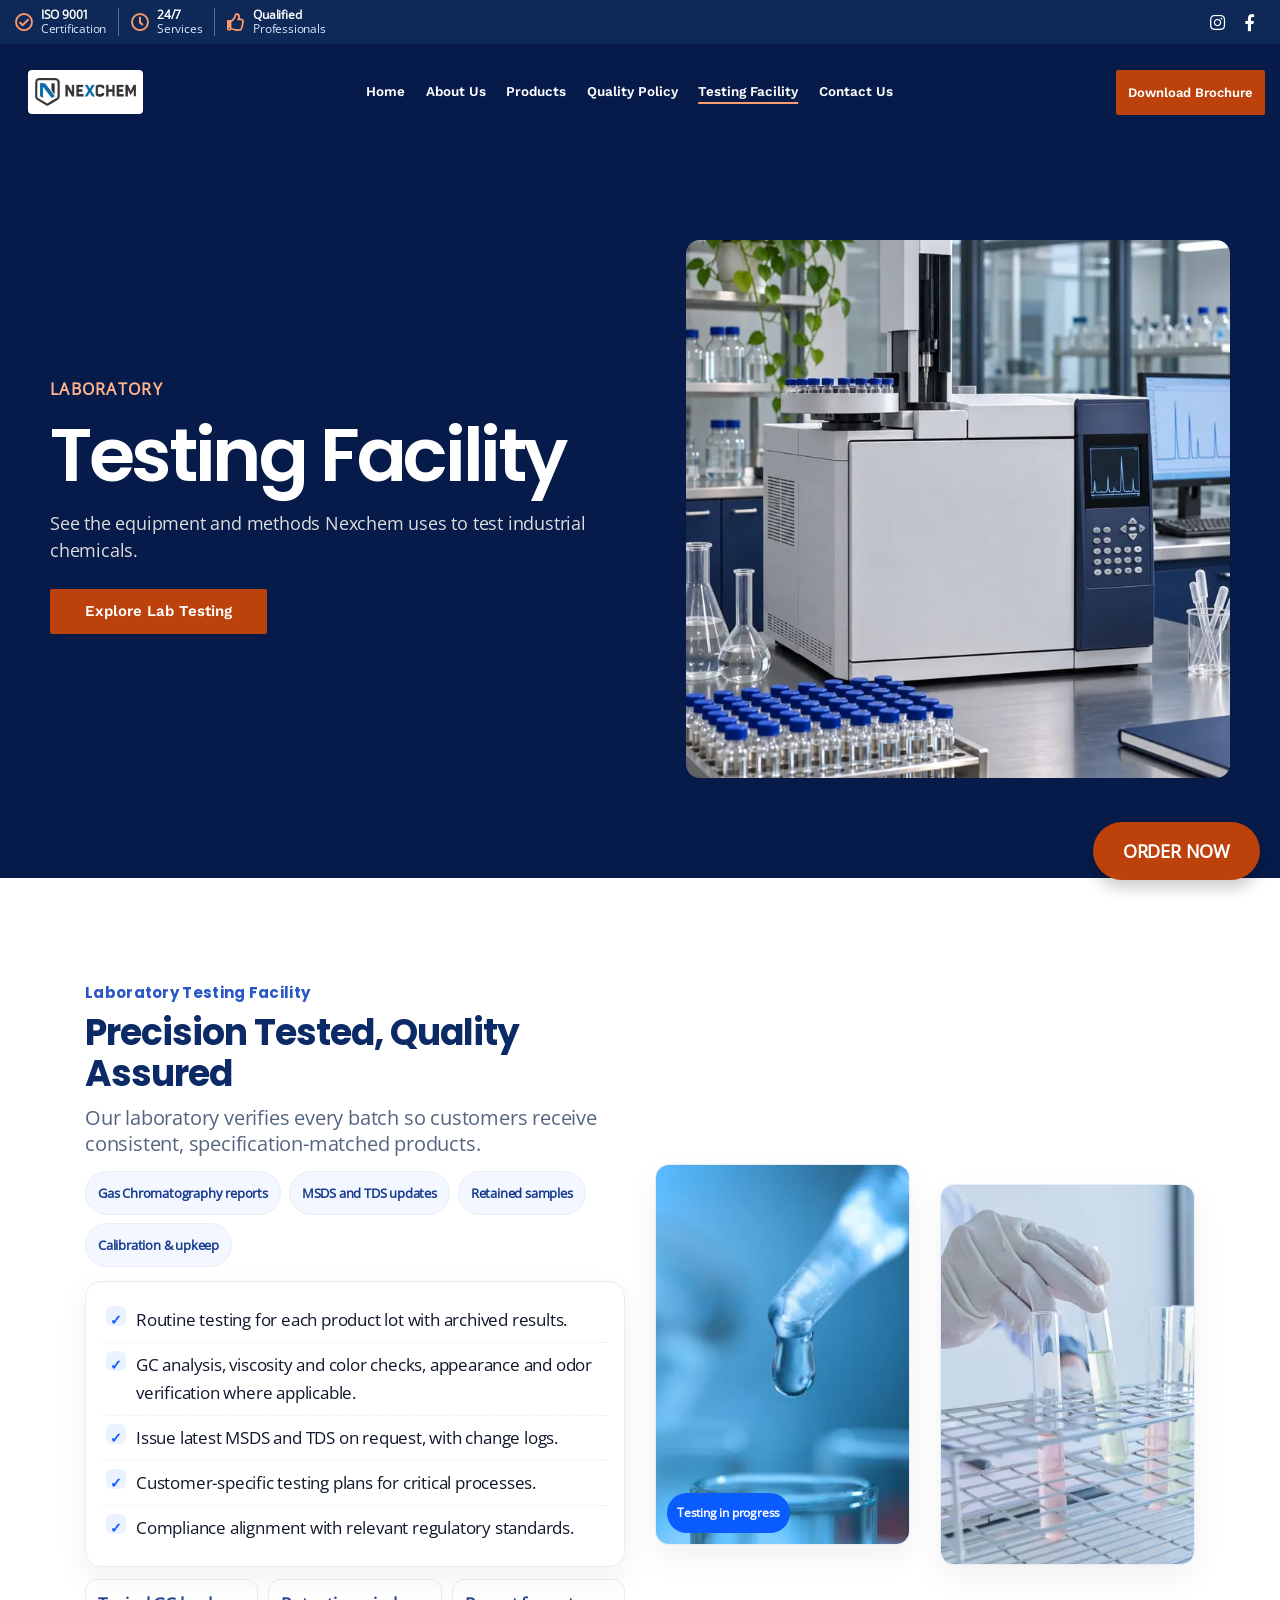
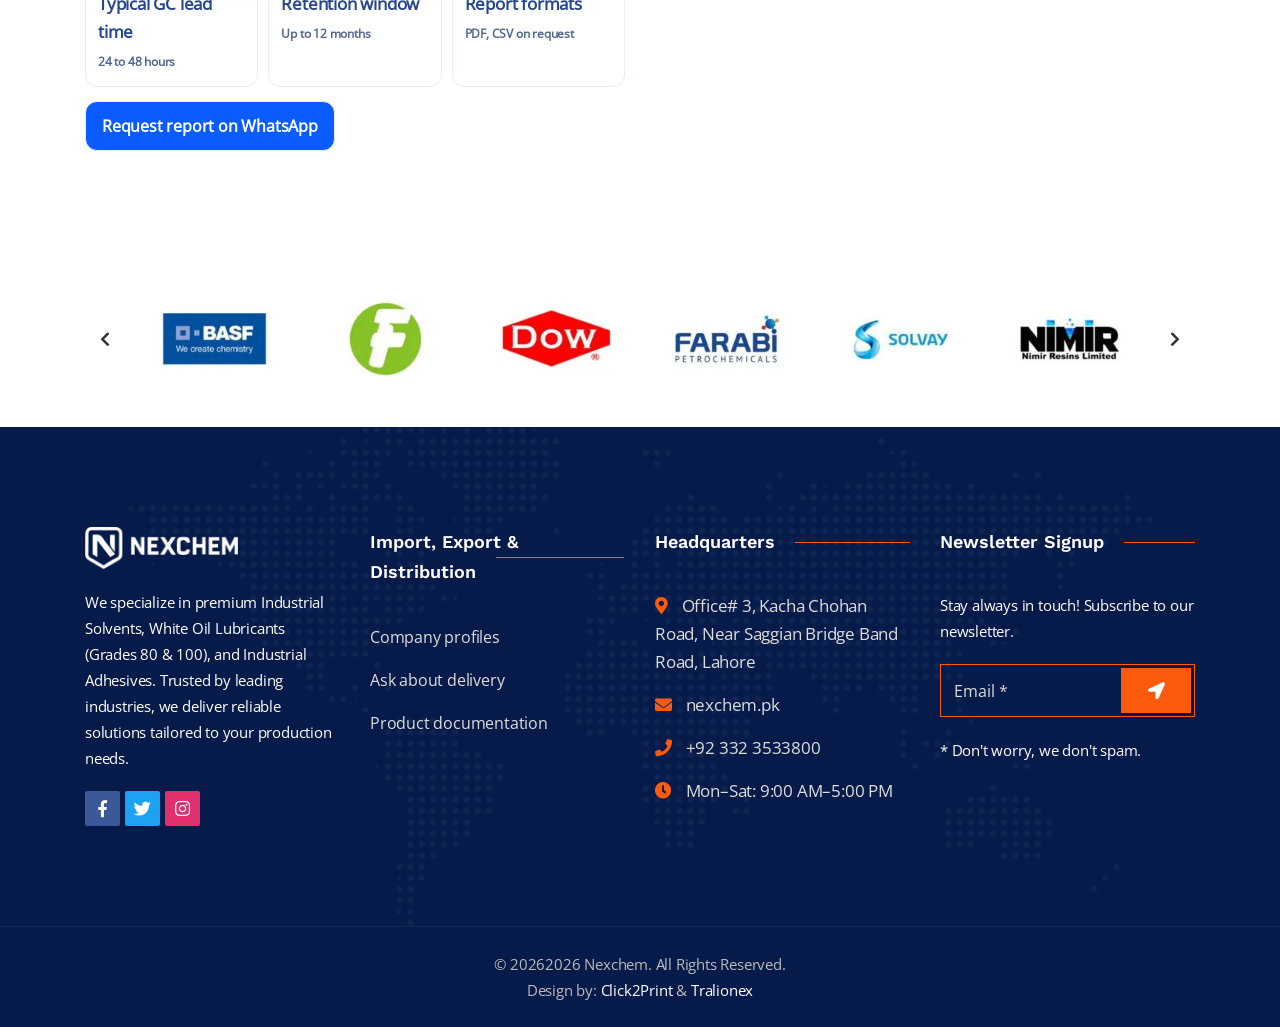
<file: Testing-Facility.html>
<!doctype html>
<!--[if lt IE 7]>      <html class="no-js lt-ie9 lt-ie8 lt-ie7" lang=""> <![endif]-->
<!--[if IE 7]>         <html class="no-js lt-ie9 lt-ie8" lang=""> <![endif]-->
<!--[if IE 8]>         <html class="no-js lt-ie9" lang=""> <![endif]-->
<!--[if gt IE 8]><!-->
<html class="no-js" lang="en-PK">
<!--<![endif]-->

<head>
    <meta charset="utf-8">
    <meta name="viewport" content="width=device-width, initial-scale=1">

    <title>Chemical Testing and Product Documentation | Nexchem</title>
    <meta name="description" content="Explore Nexchem’s laboratory testing and request product documentation such as a safety data sheet, technical data sheet or available test report.">
    <link rel="canonical" href="https://nexchem.pk/Testing-Facility.html">
    <meta property="og:type" content="website">
    <meta property="og:site_name" content="Nexchem">
    <meta property="og:locale" content="en_PK">
    <meta property="og:title" content="Chemical Testing and Product Documentation | Nexchem">
    <meta property="og:description" content="Explore Nexchem’s laboratory testing and request product documentation such as a safety data sheet, technical data sheet or available test report.">
    <meta property="og:url" content="https://nexchem.pk/Testing-Facility.html">
    <meta property="og:image" content="https://nexchem.pk/assets/img/optimized/analytical-chemistry-laboratory-5825aec347.webp">
    <meta name="twitter:card" content="summary_large_image">
    <script type="application/ld+json">{"@context":"https://schema.org","@graph":[{"@type":"WebPage","@id":"https://nexchem.pk/Testing-Facility.html#webpage","url":"https://nexchem.pk/Testing-Facility.html","name":"Chemical Testing and Product Documentation | Nexchem","description":"Explore Nexchem’s laboratory testing and request product documentation such as a safety data sheet, technical data sheet or available test report.","inLanguage":"en-PK","isPartOf":{"@id":"https://nexchem.pk/#website"},"publisher":{"@id":"https://nexchem.pk/#organization"}}]}</script>

    <link rel="shortcut icon" type="image/webp" href="assets/img/optimized/favicons-bdda827057.webp">

    <style data-performance-style="site">@charset "UTF-8";@font-face{font-family:Open Sans;font-style:normal;font-weight:400;font-display:swap;src:url(assets/fonts/open-sans-400-ab72051c10.woff2) format("woff2")}@font-face{font-family:Poppins;font-style:normal;font-weight:500;font-display:swap;src:url(assets/fonts/poppins-500-8fda909c68.woff2) format("woff2")}@font-face{font-family:Poppins;font-style:normal;font-weight:600;font-display:swap;src:url(assets/fonts/poppins-600-03b68c3df1.woff2) format("woff2")}@font-face{font-family:Poppins;font-style:normal;font-weight:700;font-display:swap;src:url(assets/fonts/poppins-700-1aca57cfa3.woff2) format("woff2")}@font-face{font-family:Work Sans;font-style:normal;font-weight:600;font-display:swap;src:url(assets/fonts/work-sans-600-06b3881103.woff2) format("woff2")}@font-face{font-family:"Font Awesome 5 Brands";font-style:normal;font-weight:400;font-display:swap;src:url(assets/fonts/fa-brands-400-subset-baee463d6b.woff2) format("woff2")}@font-face{font-family:"Font Awesome 5 Free";font-style:normal;font-weight:900;font-display:swap;src:url(assets/fonts/fa-solid-900-subset-7ed3237cf4.woff2) format("woff2")}@font-face{font-family:"Font Awesome 5 Free";font-style:normal;font-weight:400;font-display:swap;src:url(assets/fonts/fa-regular-400-subset-265923a7ad.woff2) format("woff2")}@font-face{font-family:dl-construction;font-style:normal;font-weight:400;font-display:swap;src:url(assets/fonts/dl-construction-subset-c28576bf7d.woff2) format("woff2")}.fa,.fab,.far,.fas{-moz-osx-font-smoothing:grayscale;-webkit-font-smoothing:antialiased;display:inline-block;font-style:normal;font-variant:normal;text-rendering:auto;line-height:1}.fa-angle-up:before{content:"\f106"}.fa-arrow-right:before{content:"\f061"}.fa-arrow-up:before{content:"\f062"}.fa-bullseye:before{content:"\f140"}.fa-check-circle:before{content:"\f058"}.fa-chevron-left:before{content:"\f053"}.fa-chevron-right:before{content:"\f054"}.fa-clock:before{content:"\f017"}.fa-cogs:before{content:"\f085"}.fa-database:before{content:"\f1c0"}.fa-envelope:before{content:"\f0e0"}.fa-external-link-alt:before{content:"\f35d"}.fa-facebook-f:before{content:"\f39e"}.fa-fax:before{content:"\f1ac"}.fa-file-alt:before{content:"\f15c"}.fa-flask:before{content:"\f0c3"}.fa-hand-point-right:before{content:"\f0a4"}.fa-headset:before{content:"\f590"}.fa-instagram:before{content:"\f16d"}.fa-layer-group:before{content:"\f5fd"}.fa-leaf:before{content:"\f06c"}.fa-lightbulb:before{content:"\f0eb"}.fa-link:before{content:"\f0c1"}.fa-location-arrow:before{content:"\f124"}.fa-map-marker-alt:before{content:"\f3c5"}.fa-mobile-alt:before{content:"\f3cd"}.fa-phone:before{content:"\f095"}.fa-pinterest:before{content:"\f0d2"}.fa-search:before{content:"\f002"}.fa-thumbs-up:before{content:"\f164"}.fa-truck:before{content:"\f0d1"}.fa-twitter:before{content:"\f099"}.fa-water:before{content:"\f773"}.fa-whatsapp:before{content:"\f232"}.sr-only{border:0;clip:rect(0,0,0,0);height:1px;margin:-1px;overflow:hidden;padding:0;position:absolute;width:1px}.fab{font-family:"Font Awesome 5 Brands"}.far{font-weight:400}.fa,.far,.fas{font-family:"Font Awesome 5 Free"}.fa,.fas{font-weight:900}.animated{-webkit-animation-duration:1s;animation-duration:1s;-webkit-animation-fill-mode:both;animation-fill-mode:both}.animated.infinite{-webkit-animation-iteration-count:infinite;animation-iteration-count:infinite}@-webkit-keyframes fadeIn{0%{opacity:0}to{opacity:1}}@keyframes fadeIn{0%{opacity:0}to{opacity:1}}.fadeIn{-webkit-animation-name:fadeIn;animation-name:fadeIn}@-webkit-keyframes fadeInDown{0%{opacity:0;-webkit-transform:translateY(-20px);transform:translateY(-20px)}to{opacity:1;-webkit-transform:translateY(0);transform:translateY(0)}}@keyframes fadeInDown{0%{opacity:0;-webkit-transform:translateY(-20px);-ms-transform:translateY(-20px);transform:translateY(-20px)}to{opacity:1;-webkit-transform:translateY(0);-ms-transform:translateY(0);transform:translateY(0)}}.fadeInDown{-webkit-animation-name:fadeInDown;animation-name:fadeInDown}@-webkit-keyframes fadeInLeft{0%{opacity:0;-webkit-transform:translateX(-20px);transform:translate(-20px)}to{opacity:1;-webkit-transform:translateX(0);transform:translate(0)}}@keyframes fadeInLeft{0%{opacity:0;-webkit-transform:translateX(-20px);-ms-transform:translateX(-20px);transform:translate(-20px)}to{opacity:1;-webkit-transform:translateX(0);-ms-transform:translateX(0);transform:translate(0)}}.fadeInLeft{-webkit-animation-name:fadeInLeft;animation-name:fadeInLeft}@-webkit-keyframes fadeInRight{0%{opacity:0;-webkit-transform:translateX(20px);transform:translate(20px)}to{opacity:1;-webkit-transform:translateX(0);transform:translate(0)}}@keyframes fadeInRight{0%{opacity:0;-webkit-transform:translateX(20px);-ms-transform:translateX(20px);transform:translate(20px)}to{opacity:1;-webkit-transform:translateX(0);-ms-transform:translateX(0);transform:translate(0)}}.fadeInRight{-webkit-animation-name:fadeInRight;animation-name:fadeInRight}@-webkit-keyframes fadeInUp{0%{opacity:0;-webkit-transform:translateY(10px);transform:translateY(10px)}to{opacity:1;-webkit-transform:translateY(0);transform:translateY(0)}}@keyframes fadeInUp{0%{opacity:0;-webkit-transform:translateY(10px);-ms-transform:translateY(10px);transform:translateY(10px)}to{opacity:1;-webkit-transform:translateY(0);-ms-transform:translateY(0);transform:translateY(0)}}.fadeInUp{-webkit-animation-name:fadeInUp;animation-name:fadeInUp}@-webkit-keyframes fadeOut{0%{opacity:1}to{opacity:0}}@keyframes fadeOut{0%{opacity:1}to{opacity:0}}.fadeOut{-webkit-animation-name:fadeOut;animation-name:fadeOut}:root{--blue:#007bff;--indigo:#6610f2;--purple:#6f42c1;--pink:#e83e8c;--red:#dc3545;--orange:#fd7e14;--yellow:#ffc107;--green:#28a745;--teal:#20c997;--cyan:#17a2b8;--white:#fff;--gray:#6c757d;--gray-dark:#343a40;--primary:#007bff;--secondary:#6c757d;--success:#28a745;--info:#17a2b8;--warning:#ffc107;--danger:#dc3545;--light:#f8f9fa;--dark:#343a40;--breakpoint-xs:0;--breakpoint-sm:576px;--breakpoint-md:768px;--breakpoint-lg:992px;--breakpoint-xl:1200px;--font-family-sans-serif:-apple-system,BlinkMacSystemFont,"Segoe UI",Roboto,"Helvetica Neue",Arial,"Noto Sans",sans-serif,"Apple Color Emoji","Segoe UI Emoji","Segoe UI Symbol","Noto Color Emoji";--font-family-monospace:SFMono-Regular,Menlo,Monaco,Consolas,"Liberation Mono","Courier New",monospace}*,:after,:before{box-sizing:border-box}html{font-family:sans-serif;line-height:1.15;-webkit-text-size-adjust:100%;-webkit-tap-highlight-color:transparent}article,figcaption,figure,footer,header,main,nav,section{display:block}body{margin:0;font-family:-apple-system,BlinkMacSystemFont,Segoe UI,Roboto,Helvetica Neue,Arial,Noto Sans,sans-serif,"Apple Color Emoji","Segoe UI Emoji",Segoe UI Symbol,"Noto Color Emoji";font-size:1rem;font-weight:400;line-height:1.5;color:#212529;text-align:left;background-color:#fff}[tabindex="-1"]:focus:not(:focus-visible){outline:0!important}h1,h2,h3,h4{margin-top:0;margin-bottom:.5rem}p{margin-top:0;margin-bottom:1rem}address{margin-bottom:1rem;font-style:normal;line-height:inherit}dl,ul{margin-top:0;margin-bottom:1rem}ul ul{margin-bottom:0}dt{font-weight:700}dd{margin-bottom:.5rem;margin-left:0}strong{font-weight:bolder}small{font-size:80%}a{color:#007bff;text-decoration:none;background-color:transparent}a:hover{color:#0056b3;text-decoration:underline}a:not([href]){color:inherit;text-decoration:none}a:not([href]):hover{color:inherit;text-decoration:none}figure{margin:0 0 1rem}img{vertical-align:middle;border-style:none}svg{overflow:hidden;vertical-align:middle}table{border-collapse:collapse}caption{padding-top:.75rem;padding-bottom:.75rem;color:#6c757d;text-align:left;caption-side:bottom}label{display:inline-block;margin-bottom:.5rem}button{border-radius:0}button:focus{outline:1px dotted;outline:5px auto -webkit-focus-ring-color}button,input,select,textarea{margin:0;font-family:inherit;font-size:inherit;line-height:inherit}button,input{overflow:visible}button,select{text-transform:none}select{word-wrap:normal}[type=button],[type=submit],button{-webkit-appearance:button}[type=button]:not(:disabled),[type=submit]:not(:disabled),button:not(:disabled){cursor:pointer}[type=button]::-moz-focus-inner,[type=submit]::-moz-focus-inner,button::-moz-focus-inner{padding:0;border-style:none}input[type=date],input[type=time]{-webkit-appearance:listbox}textarea{overflow:auto;resize:vertical}progress{vertical-align:baseline}[type=number]::-webkit-inner-spin-button,[type=number]::-webkit-outer-spin-button{height:auto}[type=search]{outline-offset:-2px;-webkit-appearance:none}[type=search]::-webkit-search-decoration{-webkit-appearance:none}::-webkit-file-upload-button{font:inherit;-webkit-appearance:button}output{display:inline-block}summary{display:list-item;cursor:pointer}[hidden]{display:none!important}.h1,.h2,.h3,.h4,h1,h2,h3,h4{margin-bottom:.5rem;font-weight:500;line-height:1.2}.h1,h1{font-size:2.5rem}.h2,h2{font-size:2rem}.h3,h3{font-size:1.75rem}.h4,h4{font-size:1.5rem}.lead{font-size:1.25rem;font-weight:300}.small,small{font-size:80%;font-weight:400}.list-unstyled{padding-left:0;list-style:none}.figure{display:inline-block}.container{width:100%;padding-right:15px;padding-left:15px;margin-right:auto;margin-left:auto}@media(min-width:576px){.container{max-width:540px}}@media(min-width:768px){.container{max-width:720px}}@media(min-width:992px){.container{max-width:960px}}@media(min-width:1200px){.container{max-width:1140px}}@media(min-width:576px){.container{max-width:540px}}@media(min-width:768px){.container{max-width:720px}}@media(min-width:992px){.container{max-width:960px}}@media(min-width:1200px){.container{max-width:1140px}}.row{display:-ms-flexbox;display:flex;-ms-flex-wrap:wrap;flex-wrap:wrap;margin-right:-15px;margin-left:-15px}.col-lg-3,.col-lg-4,.col-lg-5,.col-lg-6,.col-lg-7,.col-md-5,.col-md-6,.col-sm-6{position:relative;width:100%;padding-right:15px;padding-left:15px}@media(min-width:576px){.col-sm-6{-ms-flex:0 0 50%;flex:0 0 50%;max-width:50%}}@media(min-width:768px){.col-md-5{-ms-flex:0 0 41.666667%;flex:0 0 41.666667%;max-width:41.666667%}.col-md-6{-ms-flex:0 0 50%;flex:0 0 50%;max-width:50%}}@media(min-width:992px){.col-lg-3{-ms-flex:0 0 25%;flex:0 0 25%;max-width:25%}.col-lg-4{-ms-flex:0 0 33.333333%;flex:0 0 33.333333%;max-width:33.333333%}.col-lg-5{-ms-flex:0 0 41.666667%;flex:0 0 41.666667%;max-width:41.666667%}.col-lg-6{-ms-flex:0 0 50%;flex:0 0 50%;max-width:50%}.col-lg-7{-ms-flex:0 0 58.333333%;flex:0 0 58.333333%;max-width:58.333333%}}.table{width:100%;margin-bottom:1rem;color:#212529}.form-control{display:block;width:100%;height:calc(1.5em + .75rem + 2px);padding:.375rem .75rem;font-size:1rem;font-weight:400;line-height:1.5;color:#495057;background-color:#fff;background-clip:padding-box;border:1px solid #ced4da;border-radius:.25rem;transition:border-color .15s ease-in-out,box-shadow .15s ease-in-out}@media(prefers-reduced-motion:reduce){.form-control{transition:none}}.form-control::-ms-expand{background-color:transparent;border:0}.form-control:-moz-focusring{color:transparent;text-shadow:0 0 0 #495057}.form-control:focus{color:#495057;background-color:#fff;border-color:#80bdff;outline:0;box-shadow:0 0 0 .2rem #007bff40}.form-control::-webkit-input-placeholder{color:#6c757d;opacity:1}.form-control::-moz-placeholder{color:#6c757d;opacity:1}.form-control:-ms-input-placeholder{color:#6c757d;opacity:1}.form-control::-ms-input-placeholder{color:#6c757d;opacity:1}.form-control::placeholder{color:#6c757d;opacity:1}.form-control:disabled{background-color:#e9ecef;opacity:1}select.form-control:focus::-ms-value{color:#495057;background-color:#fff}select.form-control[size],textarea.form-control{height:auto}.btn{display:inline-block;font-weight:400;color:#212529;text-align:center;vertical-align:middle;cursor:pointer;-webkit-user-select:none;-moz-user-select:none;-ms-user-select:none;user-select:none;background-color:transparent;border:1px solid transparent;padding:.375rem .75rem;font-size:1rem;line-height:1.5;border-radius:.25rem;transition:color .15s ease-in-out,background-color .15s ease-in-out,border-color .15s ease-in-out,box-shadow .15s ease-in-out}@media(prefers-reduced-motion:reduce){.btn{transition:none}}.btn:hover{color:#212529;text-decoration:none}.btn.focus,.btn:focus{outline:0;box-shadow:0 0 0 .2rem #007bff40}.btn.disabled,.btn:disabled{opacity:.65}a.btn.disabled{pointer-events:none}.btn-link{font-weight:400;color:#007bff;text-decoration:none}.btn-link:hover{color:#0056b3;text-decoration:underline}.btn-link.focus,.btn-link:focus{text-decoration:underline;box-shadow:none}.btn-link.disabled,.btn-link:disabled{color:#6c757d;pointer-events:none}.fade{transition:opacity .15s linear}@media(prefers-reduced-motion:reduce){.fade{transition:none}}.fade:not(.show){opacity:0}.collapse:not(.show){display:none}.collapsing{position:relative;height:0;overflow:hidden;transition:height .35s ease}@media(prefers-reduced-motion:reduce){.collapsing{transition:none}}.dropdown-toggle{white-space:nowrap}.dropdown-toggle:after{display:inline-block;margin-left:.255em;vertical-align:.255em;content:"";border-top:.3em solid;border-right:.3em solid transparent;border-bottom:0;border-left:.3em solid transparent}.dropdown-toggle:empty:after{margin-left:0}.dropdown-menu{position:absolute;top:100%;left:0;z-index:1000;display:none;float:left;min-width:10rem;padding:.5rem 0;margin:.125rem 0 0;font-size:1rem;color:#212529;text-align:left;list-style:none;background-color:#fff;background-clip:padding-box;border:1px solid rgba(0,0,0,.15);border-radius:.25rem}.dropdown-menu-left{right:auto;left:0}.dropdown-menu-right{right:0;left:auto}@media(min-width:576px){.dropdown-menu-sm-left{right:auto;left:0}.dropdown-menu-sm-right{right:0;left:auto}}@media(min-width:768px){.dropdown-menu-md-left{right:auto;left:0}.dropdown-menu-md-right{right:0;left:auto}}@media(min-width:992px){.dropdown-menu-lg-left{right:auto;left:0}.dropdown-menu-lg-right{right:0;left:auto}}@media(min-width:1200px){.dropdown-menu-xl-left{right:auto;left:0}.dropdown-menu-xl-right{right:0;left:auto}}.dropdown-divider{height:0;margin:.5rem 0;overflow:hidden;border-top:1px solid #e9ecef}.dropdown-item{display:block;width:100%;padding:.25rem 1.5rem;clear:both;font-weight:400;color:#212529;text-align:inherit;white-space:nowrap;background-color:transparent;border:0}.dropdown-item:focus,.dropdown-item:hover{color:#16181b;text-decoration:none;background-color:#f8f9fa}.dropdown-item.active,.dropdown-item:active{color:#fff;text-decoration:none;background-color:#007bff}.dropdown-item.disabled,.dropdown-item:disabled{color:#6c757d;pointer-events:none;background-color:transparent}.dropdown-menu.show{display:block}.dropdown-header{display:block;padding:.5rem 1.5rem;margin-bottom:0;font-size:.875rem;color:#6c757d;white-space:nowrap}.dropdown-item-text{display:block;padding:.25rem 1.5rem;color:#212529}.dropdown-toggle-split{padding-right:.5625rem;padding-left:.5625rem}.dropdown-toggle-split:after{margin-left:0}.nav{display:-ms-flexbox;display:flex;-ms-flex-wrap:wrap;flex-wrap:wrap;padding-left:0;margin-bottom:0;list-style:none}.card{position:relative;display:-ms-flexbox;display:flex;-ms-flex-direction:column;flex-direction:column;min-width:0;word-wrap:break-word;background-color:#fff;background-clip:border-box;border:1px solid rgba(0,0,0,.125);border-radius:.25rem}.card-body{-ms-flex:1 1 auto;flex:1 1 auto;min-height:1px;padding:1.25rem}.card-header{padding:.75rem 1.25rem;margin-bottom:0;background-color:#00000008;border-bottom:1px solid rgba(0,0,0,.125)}.card-header:first-child{border-radius:calc(.25rem - 1px) calc(.25rem - 1px) 0 0}.accordion>.card{overflow:hidden}.accordion>.card:not(:last-of-type){border-bottom:0;border-bottom-right-radius:0;border-bottom-left-radius:0}.accordion>.card:not(:first-of-type){border-top-left-radius:0;border-top-right-radius:0}.accordion>.card>.card-header{border-radius:0;margin-bottom:-1px}.badge{display:inline-block;padding:.25em .4em;font-size:75%;font-weight:700;line-height:1;text-align:center;white-space:nowrap;vertical-align:baseline;border-radius:.25rem;transition:color .15s ease-in-out,background-color .15s ease-in-out,border-color .15s ease-in-out,box-shadow .15s ease-in-out}@media(prefers-reduced-motion:reduce){.badge{transition:none}}a.badge:focus,a.badge:hover{text-decoration:none}.badge:empty{display:none}.btn .badge{position:relative;top:-1px}.progress{display:-ms-flexbox;display:flex;height:1rem;overflow:hidden;font-size:.75rem;background-color:#e9ecef;border-radius:.25rem}.media{display:-ms-flexbox;display:flex;-ms-flex-align:start;align-items:flex-start}.close{float:right;font-size:1.5rem;font-weight:700;line-height:1;color:#000;text-shadow:0 1px 0 #fff;opacity:.5}.close:hover{color:#000;text-decoration:none}.close:not(:disabled):not(.disabled):focus,.close:not(:disabled):not(.disabled):hover{opacity:.75}button.close{padding:0;background-color:transparent;border:0;-webkit-appearance:none;-moz-appearance:none;appearance:none}a.close.disabled{pointer-events:none}.carousel{position:relative}.bg-light{background-color:#f8f9fa!important}a.bg-light:focus,a.bg-light:hover,button.bg-light:focus,button.bg-light:hover{background-color:#dae0e5!important}.bg-dark{background-color:#343a40!important}a.bg-dark:focus,a.bg-dark:hover,button.bg-dark:focus,button.bg-dark:hover{background-color:#1d2124!important}.border{border:1px solid #dee2e6!important}.border-top{border-top:1px solid #dee2e6!important}.border-right{border-right:1px solid #dee2e6!important}.border-bottom{border-bottom:1px solid #dee2e6!important}.border-left{border-left:1px solid #dee2e6!important}.rounded{border-radius:.25rem!important}.clearfix:after{display:block;clear:both;content:""}.d-flex{display:-ms-flexbox!important;display:flex!important}.flex-wrap{-ms-flex-wrap:wrap!important;flex-wrap:wrap!important}.justify-content-center{-ms-flex-pack:center!important;justify-content:center!important}.align-items-center{-ms-flex-align:center!important;align-items:center!important}.sr-only{position:absolute;width:1px;height:1px;padding:0;margin:-1px;overflow:hidden;clip:rect(0,0,0,0);white-space:nowrap;border:0}.shadow-sm{box-shadow:0 .125rem .25rem #00000013!important}.mb-0{margin-bottom:0!important}.mb-3{margin-bottom:1rem!important}.mb-4{margin-bottom:1.5rem!important}.p-4{padding:1.5rem!important}.py-4{padding-top:1.5rem!important}.py-4{padding-bottom:1.5rem!important}.py-5{padding-top:3rem!important}.py-5{padding-bottom:3rem!important}.text-wrap{white-space:normal!important}.text-left{text-align:left!important}.text-center{text-align:center!important}.text-white{color:#fff!important}.text-primary{color:#007bff!important}a.text-primary:focus,a.text-primary:hover{color:#0056b3!important}.text-muted{color:#6c757d!important}.visible{visibility:visible!important}@media print{*,:after,:before{text-shadow:none!important;box-shadow:none!important}a:not(.btn){text-decoration:underline}img{page-break-inside:avoid}h2,h3,p{orphans:3;widows:3}h2,h3{page-break-after:avoid}@page{size:a3}body,.container{min-width:992px!important}.badge{border:1px solid #000}.table{border-collapse:collapse!important}}.dl{font-family:dl-construction!important;speak:none;font-style:normal;font-weight:400;font-variant:normal;text-transform:none;-webkit-font-smoothing:antialiased;-moz-osx-font-smoothing:grayscale}.dl-d-printer-2:before{content:"\e901"}.dl-conveyor-6:before{content:"\e90b"}.dl-factory-1:before{content:"\e90e"}.dl-factory-3:before{content:"\e910"}.dl-factory-4:before{content:"\e911"}.dl-industrial-robot-9:before{content:"\e922"}.dl-industrial-robot-18:before{content:"\e92b"}.dl-loader:before{content:"\e931"}.dl-meter-2:before{content:"\e935"}.dl-refinery:before{content:"\e939"}.dl-stock:before{content:"\e93b"}.dl-welder-1:before{content:"\e949"}.slick-slider{position:relative;display:block;box-sizing:border-box;-webkit-user-select:none;-moz-user-select:none;-ms-user-select:none;user-select:none;-webkit-touch-callout:none;-khtml-user-select:none;-ms-touch-action:pan-y;touch-action:pan-y;-webkit-tap-highlight-color:transparent}.slick-list{position:relative;display:block;overflow:hidden;margin:0;padding:0}.slick-list:focus{outline:0}.slick-slider .slick-list,.slick-slider .slick-track{-webkit-transform:translate3d(0,0,0);-moz-transform:translate3d(0,0,0);-ms-transform:translate3d(0,0,0);-o-transform:translate3d(0,0,0);transform:translateZ(0)}.slick-track{position:relative;top:0;left:0;display:block;margin-left:auto;margin-right:auto}.slick-track:after,.slick-track:before{display:table;content:""}.slick-track:after{clear:both}.slick-loading .slick-track{visibility:hidden}.slick-slide{display:none;float:left;height:100%;min-height:1px}.slick-slide img{display:block}.slick-slide.slick-loading img{display:none}.slick-initialized .slick-slide{display:block}.slick-loading .slick-slide{visibility:hidden}.slick-vertical .slick-slide{display:block;height:auto;border:1px solid transparent}.slick-arrow.slick-hidden{display:none}.odometer.odometer-auto-theme,.odometer.odometer-theme-default,.odometer.odometer-auto-theme .odometer-digit,.odometer.odometer-theme-default .odometer-digit{display:inline-block;vertical-align:middle;*vertical-align:auto;*zoom:1;*display:inline;position:relative}.odometer.odometer-auto-theme .odometer-digit .odometer-digit-spacer,.odometer.odometer-theme-default .odometer-digit .odometer-digit-spacer{display:inline-block;vertical-align:middle;*vertical-align:auto;*zoom:1;*display:inline;visibility:hidden}.odometer.odometer-auto-theme .odometer-digit .odometer-digit-inner,.odometer.odometer-theme-default .odometer-digit .odometer-digit-inner{text-align:left;display:block;position:absolute;inset:0;overflow:hidden}.odometer.odometer-auto-theme .odometer-digit .odometer-ribbon,.odometer.odometer-theme-default .odometer-digit .odometer-ribbon{display:block}.odometer.odometer-auto-theme .odometer-digit .odometer-ribbon-inner,.odometer.odometer-theme-default .odometer-digit .odometer-ribbon-inner{display:block;-webkit-backface-visibility:hidden}.odometer.odometer-auto-theme .odometer-digit .odometer-value,.odometer.odometer-theme-default .odometer-digit .odometer-value{display:block;-webkit-transform:translateZ(0)}.odometer.odometer-auto-theme .odometer-digit .odometer-value.odometer-last-value,.odometer.odometer-theme-default .odometer-digit .odometer-value.odometer-last-value{position:absolute}.odometer.odometer-auto-theme.odometer-animating-up .odometer-ribbon-inner,.odometer.odometer-theme-default.odometer-animating-up .odometer-ribbon-inner{-webkit-transition:-webkit-transform 2s;-moz-transition:-moz-transform 2s;-ms-transition:-ms-transform 2s;-o-transition:-o-transform 2s;transition:transform 2s}.odometer.odometer-auto-theme.odometer-animating-up.odometer-animating .odometer-ribbon-inner,.odometer.odometer-theme-default.odometer-animating-up.odometer-animating .odometer-ribbon-inner,.odometer.odometer-auto-theme.odometer-animating-down .odometer-ribbon-inner,.odometer.odometer-theme-default.odometer-animating-down .odometer-ribbon-inner{-webkit-transform:translateY(-100%);-moz-transform:translateY(-100%);-ms-transform:translateY(-100%);-o-transform:translateY(-100%);transform:translateY(-100%)}.odometer.odometer-auto-theme.odometer-animating-down.odometer-animating .odometer-ribbon-inner,.odometer.odometer-theme-default.odometer-animating-down.odometer-animating .odometer-ribbon-inner{-webkit-transition:-webkit-transform 2s;-moz-transition:-moz-transform 2s;-ms-transition:-ms-transform 2s;-o-transition:-o-transform 2s;transition:transform 2s;-webkit-transform:translateY(0);-moz-transform:translateY(0);-ms-transform:translateY(0);-o-transform:translateY(0);transform:translateY(0)}.odometer.odometer-auto-theme,.odometer.odometer-theme-default{font-family:Helvetica Neue,sans-serif;line-height:1.1em}.odometer.odometer-auto-theme .odometer-value,.odometer.odometer-theme-default .odometer-value{text-align:center}.slider-content-wrap{min-height:clamp(400px,62vh,580px);padding-block:56px}.dl-slider .overlay{background-color:#00000085;width:100%;height:100%;position:absolute;left:0;top:0;z-index:-1}.dl-slider .bg-img{display:block;background-repeat:no-repeat;-webkit-background-size:cover;background-size:cover;background-position:center center;width:100%;height:100%;position:absolute;left:0;top:0;overflow:hidden;z-index:-1}.dl-slider .dl-caption{color:#fff;font-family:Poppins,sans-serif}.dl-slider .dl-caption .inner-layer{display:inline-block;overflow:hidden}.dl-slider .dl-caption.medium{font-size:15px;font-family:Poppins,sans-serif;line-height:26px;font-weight:500;color:#fffc;letter-spacing:0;text-transform:capitalize;visibility:inherit;transition:none 0s ease 0s;text-align:inherit;border-width:0px;margin:0 0 20px;padding:0;min-height:0px;min-width:0px;max-height:none;max-width:none;opacity:1}.dl-slider .dl-caption.big{font-size:56px;line-height:66px;font-weight:600;color:#fff;letter-spacing:-1px}.dl-slider .slider-content{position:relative}.dl-slider .dl-caption.small{font-family:Source Sans Pro,sans-serif;font-size:16px;font-weight:400;letter-spacing:-.2px;line-height:26px;color:#fff;margin-top:5px}.dl-slider .dl-btn-group{margin-top:25px;overflow:hidden}.dl-slider .default-btn{display:inline-block;background:#bc410b;color:#fff;font-family:Work Sans,sans-serif;font-size:15px;font-weight:600;text-transform:capitalize;height:45px;line-height:45px;padding:0 35px;letter-spacing:0;border-radius:2px;overflow:hidden;position:relative;transition:all ease .7s;-moz-transition:all ease .7s;-webkit-transition:all ease .7s;-ms-transition:all ease .7s;-o-transition:all ease .7s;z-index:1}.dl-slider .default-btn:hover{color:#fff}.dl-slider .default-btn span{background:#061b49 none repeat scroll 0 0;border-radius:50%;display:block;height:0;position:absolute;transform:translate(-50%,-50%);-moz-transform:translate(-50%,-50%);-webkit-transform:translate(-50%,-50%);-ms-transform:translate(-50%,-50%);-o-transform:translate(-50%,-50%);transition:width .6s ease 0s,height .6s ease 0s;-moz-transition:width .6s ease 0s,height .6s ease 0s;-webkit-transition:width .6s ease 0s,height .6s ease 0s;-ms-transition:width .6s ease 0s,height .6s ease 0s;-o-transition:width .6s ease 0s,height .6s ease 0s;width:0;z-index:-1}.dl-slider .default-btn:hover span{height:562.5px;width:562.5px}@media only screen and (max-width:992px){.slider-content-wrap{min-height:400px}.dl-slider .dl-caption.medium{font-size:12px}.dl-slider .dl-caption.big{font-size:28px;line-height:30px;letter-spacing:-1px}.dl-slider .dl-caption.small{font-size:12px;line-height:20px}.dl-slider .dl-btn-group{margin-top:10px}}@media only screen and (max-width:520px){.dl-slider .dl-caption.big{font-size:24px;letter-spacing:-.5px}.dl-slider .dl-caption.small br{display:none}}.dl-slider .slick-dots{width:100%;height:auto;text-align:center;position:absolute;left:0;bottom:20px;margin:0;list-style:none}.dl-slider .slick-dots li{display:inline-block;margin:0 6px}.dl-slider .slick-dots li button{background-color:#ffffffb3;width:8px;height:8px;border-radius:50%;overflow:hidden;text-indent:-99999px;padding:0;transition:all .3s ease-in-out;cursor:pointer}.dl-slider .slick-dots li button:focus-visible{outline:2px solid #fff;outline-offset:3px}.dl-slider .slick-dots li.slick-active button{background-color:#fe5a0e;transition:all .3s ease-in-out}.dl-slider .slick-arrow{background-color:#0006;color:#ddd;font-size:14px;width:45px;height:45px;line-height:45px;border-radius:50%;position:absolute;left:0;top:50%;transform:translateY(-50%);text-align:center;z-index:1;cursor:pointer;transition:all .3s ease-in-out}.dl-slider .slick-arrow.slick-next{left:auto;right:0}@media(max-width:1199px){.dl-slider .slick-arrow{top:auto;bottom:10px;left:15px;transform:none}.dl-slider .slick-arrow.slick-next{left:auto;right:15px}}.dl-slider .slick-arrow:hover{background-color:#000c;color:#fff;transition:all .3s ease-in-out}*{padding:0;margin:0}body{background-color:#fff;font-family:Open Sans,sans-serif;font-size:17px;line-height:28px;color:#536d7a;font-weight:400;letter-spacing:-.2px;position:relative;overflow-x:hidden}h1,h2,h3,h4{font-family:Poppins,sans-serif;-webkit-font-smoothing:antialiased;color:#263a4f}h1{font-size:45px;font-weight:400;line-height:55px;margin:0 0 10px;color:#263a4f}h2{font-size:32px;line-height:42px;color:#263a4f;margin:0 0 10px;font-weight:600;letter-spacing:-1px}h3,h4{margin:0 0 10px;font-weight:400;line-height:1.7;color:#263a4f;letter-spacing:-.5px}h3{font-size:20px}h4{font-size:16px}img{height:auto;border:none;outline:none;max-width:100%}ul{display:block;list-style:none;padding:0;margin:0}p{font-size:15px;line-height:26px;margin-bottom:15px}a,a:hover{text-decoration:none}a:focus{outline:0;text-decoration:none}input::-webkit-input-placeholder,textarea::-webkit-input-placeholder{color:#ddd!important}input:-moz-placeholder,textarea:-moz-placeholder{color:#ddd!important}input::-moz-placeholder,textarea::-moz-placeholder{color:#ddd!important}input:-ms-input-placeholder,textarea:-ms-input-placeholder{color:#ddd!important}button{border:none;background:none}::-webkit-scrollbar{width:8px;height:8px}::-webkit-scrollbar-thumb{cursor:pointer;background:#fe5a0e}::selection{background-color:#fe5a0e;color:#fff}::-moz-selection{background-color:#fe5a0e;color:#fff}.padding{padding:100px 0}.bg-grey{background-color:#f9f9f9}.bg-dark{background-color:#061b49!important}.bd-bottom{border-bottom:2px solid #eeeeee}.bd-right{border-right:2px solid #eeeeee}.mb-20{margin-bottom:20px}.mb-40{margin-bottom:40px}.mb-50{margin-bottom:50px}.mt-20{margin-top:20px}.mt-50{margin-top:50px}.loaded .site-preloader-wrap{opacity:0;visibility:hidden}.site-preloader-wrap{display:none;position:fixed;z-index:999;height:100%;width:100%;background:#fff;top:0;left:0}.site-preloader-wrap .spinner{background-color:#fe5a0e;position:absolute;left:50%;top:50%;margin-left:-20px;margin-top:-20px}.spinner{width:40px;height:40px;border-radius:100%;-webkit-animation:sk-scaleout 1s infinite ease-in-out;animation:sk-scaleout 1s infinite ease-in-out}@-webkit-keyframes sk-scaleout{0%{-webkit-transform:scale(0)}to{-webkit-transform:scale(1);opacity:0}}@keyframes sk-scaleout{0%{-webkit-transform:scale(0);transform:scale(0)}to{-webkit-transform:scale(1);transform:scale(1);opacity:0}}.default-btn{display:inline-block;background:#bc410b;color:#fff;font-family:Work Sans,sans-serif;font-size:15px;font-weight:600;text-transform:capitalize;height:45px;line-height:45px;padding:0 35px;letter-spacing:0;border-radius:2px;overflow:hidden;position:relative;transition:all ease .7s;-moz-transition:all ease .7s;-webkit-transition:all ease .7s;-ms-transition:all ease .7s;-o-transition:all ease .7s;z-index:1}.default-btn:hover{color:#fff}.default-btn span{background:#061b49 none repeat scroll 0 0;border-radius:50%;display:block;height:0;position:absolute;transform:translate(-50%,-50%);-moz-transform:translate(-50%,-50%);-webkit-transform:translate(-50%,-50%);-ms-transform:translate(-50%,-50%);-o-transform:translate(-50%,-50%);transition:width .6s ease 0s,height .6s ease 0s;-moz-transition:width .6s ease 0s,height .6s ease 0s;-webkit-transition:width .6s ease 0s,height .6s ease 0s;-ms-transition:width .6s ease 0s,height .6s ease 0s;-o-transition:width .6s ease 0s,height .6s ease 0s;width:0;z-index:-1}.default-btn:hover span{height:562.5px;width:562.5px}.section-heading h2{font-family:"Poppins",Sans-serif;font-size:42px;font-weight:600;line-height:48px;letter-spacing:-1px;text-transform:capitalize;color:#263a4f;margin:0 0 20px}.section-heading .sub-heading,.section-heading h4{font-family:"Poppins",Sans-serif;font-size:15px;font-weight:600;text-transform:capitalize;letter-spacing:0px;color:#ad3d0c;margin:0 0 15px}.slick-initialized .slick-slide{height:auto}.slick-slide:focus{outline:none}.nav-style .slick-arrow{width:40px;height:40px;line-height:40px;font-size:16px;color:#333;text-align:center;position:absolute;left:-40px;top:50%;transform:translateY(-50%);cursor:pointer;z-index:10}.nav-style .slick-arrow.right{left:auto;right:-40px}@media(max-width:1199px){.nav-style .slick-arrow{left:0}.nav-style .slick-arrow.right{left:auto;right:0}}a,a:hover,img,.form-control,.form-control:hover,button{-webkit-transition:all .5s;-o-transition:all .5s;transition:all .5s}#scrollup{width:45px;height:45px;position:fixed;bottom:30px;right:30px;overflow:hidden;z-index:999}.scroll-to-top{width:100%;height:100%;text-align:center;background-color:#fe5a0e;font-size:10px;padding:0;line-height:40px;color:#fff;border-radius:50%;text-decoration:none;transform:translateY(150%);transition:all .3s ease-in-out}#scrollup.show{opacity:1}#scrollup.show .scroll-to-top{transform:translateY(0);transition:all .3s ease-in-out}.scroll-to-top:hover{color:#fff;text-decoration:none;opacity:.8;transition:all .3s ease-in-out}.scroll-to-top:focus{outline:none}.header{background-color:#fff;width:100%;height:auto;display:block}.header ul{margin:0;padding:0;list-style:none}.mobile-menu-icon{display:none}.burger-menu{width:20px;height:17px;display:flex;flex-direction:column;justify-content:space-between;cursor:pointer;-webkit-transition:transform .33s ease-out;-moz-transition:transform .33s ease-out;-o-transition:transform .33s ease-out;transition:transform .33s ease-out}.burger-menu.menu-open{-webkit-transform:rotate(-45deg);-moz-transform:rotate(-45deg);-o-transform:rotate(-45deg);transform:rotate(-45deg)}.line-menu{background-color:#222;border-radius:2px;width:100%;height:3px}.line-menu.line-half{width:50%}.line-menu.first-line{transition:transform .33s cubic-bezier(.54,-.81,.57,.57);transform-origin:right}.menu-open .line-menu.first-line{-webkit-transform:rotate(-90deg) translateX(3px);-moz-transform:rotate(-90deg) translateX(3px);-o-transform:rotate(-90deg) translateX(3px);transform:rotate(-90deg) translate(3px)}.line-menu.last-line{align-self:flex-end;transition:transform .33s cubic-bezier(.54,-.81,.57,.57);transform-origin:left}.menu-open .line-menu.last-line{-webkit-transform:rotate(-90deg) translateX(-3px);-moz-transform:rotate(-90deg) translateX(-3px);-o-transform:rotate(-90deg) translateX(-3px);transform:rotate(-90deg) translate(-3px)}.header-menu-wrap ul{margin:0;padding:0;list-style:none}.header-menu-wrap ul li{display:inline-block;position:relative}.header-menu-wrap ul li>a{font-family:Work Sans,sans-serif;display:block;font-size:16px;letter-spacing:0;text-transform:capitalize;font-weight:600;color:#061b49;padding:0 15px;height:80px;line-height:80px;text-decoration:none;-webkit-font-smoothing:antialiased}.header-menu-wrap ul li:hover>a{color:#fe5a0e}.header-menu-wrap li ul{background-color:#fff;display:block;width:250px;padding:30px 0;-webkit-box-shadow:0px 50px 100px 0px rgba(64,1,4,.1),0px -6px 0px 0px rgba(248,99,107,.004);box-shadow:0 50px 100px #4001041a,0 -6px #f8636b01;position:absolute;left:-35px;top:100%;opacity:0;visibility:hidden;z-index:0;-webkit-transition:opacity .5s ease,visibility .5s ease;-o-transition:opacity .5s ease,visibility .5s ease;transition:opacity .5s ease,visibility .5s ease}.header-menu-wrap li:hover>ul{opacity:1;visibility:visible;z-index:99}.header-menu-wrap li li{display:block;padding:0 35px;margin-bottom:5px;text-align:left;position:relative}.header-menu-wrap li li:last-child{margin:0}.header-menu-wrap li li>a{font-family:Open Sans,sans-serif;display:block;height:auto;line-height:inherit;color:#061b49;font-weight:400;letter-spacing:0;line-height:1.8;text-transform:capitalize;padding:1px 7px;font-size:14px;-webkit-font-smoothing:antialiased}.header-menu-wrap li li:hover>a{color:#fe5a0e;background-color:#f9f9f9}.header-menu-wrap li ul li ul{width:250px;position:absolute;left:100%;top:0}@media(min-width:993px){.header-menu-wrap li ul{display:block!important}}@media(max-width:992px){#page.site{margin-top:0!important}.dropdown-plus{width:49px;height:49px;line-height:49px;position:absolute;top:0;right:0;cursor:pointer}.dropdown-plus:before,.dropdown-plus:after{position:absolute;content:"";top:21px;right:10px;width:13px;height:1px;background-color:#222}.dropdown-plus:after{-webkit-transform:rotate(90deg);-moz-transform:rotate(90deg);-o-transform:rotate(90deg);transform:rotate(90deg)}.dropdown-plus.dropdown-open:after{display:none}.mobile-menu-icon{display:block}.header-menu-wrap{display:none;background-color:#fff;width:100%;height:auto;padding:0 20px;position:absolute;left:0;top:100%;z-index:999}.header-menu-wrap ul li{display:block;border-bottom:1px solid rgba(0,0,0,.04);padding:11px 0;margin:0}.header-menu-wrap ul li:first-child{border-top:1px solid rgba(0,0,0,.04)}.header-menu-wrap ul li>a{padding:10px 15px;height:inherit;line-height:inherit}.header-menu-wrap li li:hover>a{background-color:transparent}.header-menu-wrap ul li ul li ul,.header-menu-wrap ul li ul{background-color:transparent;width:100%;opacity:1;padding:11px 0 0;visibility:visible;position:inherit;display:none;top:inherit;left:inherit;box-shadow:none}.header-menu-wrap li li{padding-left:11px}.header-menu-wrap li li:last-child{border-bottom:none;padding-bottom:0}.header-menu-wrap li li>a{color:#061b49;font-size:13px}.header-menu-wrap li li:hover>a{color:#666}.primary-header-two .header-right a.header-btn{margin:0}}.primary-header-inner .header-right{display:flex;align-items:center;line-height:80px;margin-left:20px}.header-right .mobile-menu-icon{margin-left:20px}.header-right a.header-btn{display:inline-block;background:#bc410b;color:#fff;font-family:Work Sans,sans-serif;font-size:15px;font-weight:600;text-transform:capitalize;height:45px;line-height:45px;padding:0 35px;letter-spacing:0;border-radius:2px;overflow:hidden;position:relative;margin-left:20px;transition:all ease .7s;-moz-transition:all ease .7s;-webkit-transition:all ease .7s;-ms-transition:all ease .7s;-o-transition:all ease .7s;z-index:1}.header-right a.header-btn:hover{color:#fff}.header-right a.header-btn span{background:#061b49 none repeat scroll 0 0;border-radius:50%;display:block;height:0;position:absolute;transform:translate(-50%,-50%);-moz-transform:translate(-50%,-50%);-webkit-transform:translate(-50%,-50%);-ms-transform:translate(-50%,-50%);-o-transform:translate(-50%,-50%);transition:width .6s ease 0s,height .6s ease 0s;-moz-transition:width .6s ease 0s,height .6s ease 0s;-webkit-transition:width .6s ease 0s,height .6s ease 0s;-ms-transition:width .6s ease 0s,height .6s ease 0s;-o-transition:width .6s ease 0s,height .6s ease 0s;width:0;z-index:-1}.header-right a.header-btn:hover span{height:562.5px;width:562.5px}.primary-header-inner{display:flex;align-items:center;justify-content:space-between;position:relative}.viewport-lg .primary-header .header-menu-wrap{display:block!important}.header-two{position:relative}.header-two .primary-header{width:100%;position:relative;background-color:#061b49;z-index:9}.header-two .primary-header-inner{background-color:#061b49;padding:0 20px}.primary-header-two .header-menu-wrap ul li>a{color:#fff;padding-right:30px;padding-left:0}.primary-header-two .header-menu-wrap ul li>a:hover{color:#fe5a0e}.primary-header-two .header-menu-wrap li li>a{color:#061b49}.primary-header-two .header-menu-wrap li li:hover>a:hover{color:#fe5a0e}.primary-header-two .header-menu-wrap li ul{left:-20px}.primary-header-two .header-menu-wrap li ul li ul{left:100%}@media(max-width:992px){.header-two{border:none}.header-two .primary-header{position:relative}.header-two .primary-header-inner{padding:20px 0}.primary-header-inner{padding:0}.primary-header-two .primary-header-inner .header-right{margin-left:0;justify-content:center;width:100%}.primary-header-two .header-right .mobile-menu-icon{margin-left:auto}.primary-header-two .header-right .line-menu{background-color:#fff}.primary-header-two .header-menu-wrap ul li ul li ul,.primary-header-two .header-menu-wrap ul li ul{left:inherit}.primary-header-two .header-menu-wrap li li:hover>a,.primary-header-two .header-menu-wrap li li>a,.primary-header-two .header-menu-wrap ul li>a{color:#061b49}}@media(max-width:992px){.header-menu-wrap{top:100%}}#dl-popup-search-box{background-color:#000000f2;position:fixed;width:100%;height:100%;top:-20em;left:0;right:0;white-space:nowrap;z-index:9999;opacity:0;visibility:hidden;-webkit-transition:.5s ease all;-moz-transition:.5s ease all;transition:.5s ease all}.box-inner-wrap:hover{cursor:url(assets/img/optimized/cross-6c738c932d.webp),auto}#dl-popup-search-box.toggled{top:0;opacity:1;visibility:visible}#dl-popup-search-box .box-inner-wrap{width:100%;height:100%}#dl-popup-search-box .box-inner-wrap form{position:relative;margin:0 auto}#dl-popup-search-box .box-inner-wrap input{width:90%;padding:0 0 .125em;background:transparent;border:none;border-bottom:3px solid #222;font-size:3em;color:#ddd;margin-right:15px}#dl-popup-search-box .box-inner-wrap input::-webkit-input-placeholder{color:#444!important}#dl-popup-search-box .box-inner-wrap input:-ms-input-placeholder{color:#444!important}#dl-popup-search-box .box-inner-wrap input::placeholder{color:#444!important}#dl-popup-search-box .box-inner-wrap input:focus{outline:none}#dl-popup-search-box .box-inner-wrap button{position:absolute;display:block;width:10%;right:0;top:0;background:transparent;border:none;color:#444;font-size:3em;-webkit-transition:.5s ease all;-moz-transition:.5s ease all;transition:.5s ease all;height:100%}#dl-popup-search-box .box-inner-wrap button:hover{color:#ddd}#dl-popup-search-box .box-inner-wrap button:focus{outline:none}@media screen and (max-width:600px){#dl-popup-search-box .box-inner-wrap form{width:90%}#dl-popup-search-box .box-inner-wrap input,#dl-popup-search-box .box-inner-wrap button{font-size:3em}}:root{--site-hero-min-height: clamp(640px, max(82vh, 49.5vw), 900px);--site-hero-title-size: clamp(52px, 5.85vw, 112px)}@media(max-width:767px){:root{--site-hero-min-height: clamp(624px, calc(1140px - 125vw) , 740px);--site-hero-title-size: clamp(38px, 8vw, 58px)}}.page-header.padding{min-height:var(--site-hero-min-height);display:flex;align-items:center;padding-block:clamp(32px,5vw,72px)}.page-header{background-image:url(assets/img/optimized/page-header-48f47b9f14.webp);background-repeat:no-repeat;background-position:center center;background-size:cover;width:100%;position:relative;z-index:1}.page-header .overlay{background-color:#061b49cc;width:100%;height:100%;position:absolute;left:0;top:0;z-index:-1}.page-header .page-content p{max-width:68ch;margin-inline:auto}.page-header.page-hero{background:#061b49}.page-hero .page-hero-grid{display:grid;grid-template-columns:minmax(0,1fr) minmax(0,.95fr);align-items:center;gap:clamp(24px,5vw,80px);max-width:1530px;padding-inline:clamp(20px,4vw,50px)}.page-hero .page-hero-label{color:#ffb38c;font-weight:700;letter-spacing:.08em;text-transform:uppercase;margin:0 0 14px;font-size:clamp(15px,1.25vw,22px)}.page-hero .page-content h1{font-size:var(--site-hero-title-size);font-weight:600;line-height:1.04;letter-spacing:-.045em;margin:0 0 16px;text-wrap:balance;overflow-wrap:anywhere}.page-hero .page-hero-intro{max-width:52ch;margin:0 0 24px;font-family:Open Sans,sans-serif;font-size:clamp(16px,1.4vw,22px);line-height:1.55}.page-hero-image{width:100%;height:clamp(280px,42vw,700px);object-fit:cover;border-radius:14px}.page-hero-actions{display:flex;flex-wrap:wrap;align-items:center;gap:12px}.page-hero-secondary{display:inline-flex;align-items:center;min-height:45px;padding:8px 18px;border:1px solid #b8c8e2;border-radius:2px;color:#fff;font-weight:600}.page-hero-secondary:hover,.page-hero-secondary:focus-visible{color:#061b49;background:#fff}@media(max-width:767px){.page-hero .page-hero-grid{grid-template-columns:minmax(0,1fr)}.page-hero-image{height:clamp(185px,50vw,320px)}}.home-header .dl-menu a[aria-current=page],.home-header .dl-menu li:has(>ul a[aria-current=page])>a{text-decoration:underline;text-decoration-color:#ff9d71;text-decoration-thickness:2px;text-underline-offset:6px}.page-content h4{font-family:"Work Sans",Sans-serif;font-size:12px;font-weight:600;text-transform:uppercase;color:#ddd;margin:0 0 20px;letter-spacing:0}.page-content h1,.page-content h2{color:#fff;font-size:36px;margin-bottom:15px;line-height:45px}.page-content p{color:#ddd;margin:0}.about-wrap{display:flex;align-items:center}.about-list{margin-bottom:20px}.about-list li{color:#263a4f;font-weight:600;font-size:14px;letter-spacing:-.2px}.about-list li i{color:#fe5a0e;padding-right:15px;line-height:35px}.sign{display:flex;align-items:center}.sign img{margin-left:30px}.video-box{position:relative;box-shadow:0 20px 30px 10px #3d01041a}.about-info p{margin-bottom:30px}.video-box-overlay{display:flex;align-items:center;justify-content:center;width:100%;height:100%;position:absolute;left:0;top:0;z-index:1}.dl-vb-1{display:inline-block;-webkit-transition:all .5s ease}.dl-vb-1 svg{width:110px;height:110px}.dl-vb-1 .circle{stroke:#fff;stroke-dasharray:650;stroke-dashoffset:650;-webkit-transition:all .5s ease-in-out;opacity:.3}.dl-vb-1 .triangle{-webkit-transition:all .7s ease-in-out;stroke-dasharray:240;stroke-dashoffset:480;stroke:#fff;transform:translateY(0)}.dl-vb-1:hover .triangle{stroke-dashoffset:0;opacity:1;stroke:#fff;animation:nudge .7s ease-in-out}@keyframes nudge{0%{transform:translate(0)}30%{transform:translate(-5px)}50%{transform:translate(5px)}70%{transform:translate(-2px)}to{transform:translate(0)}}.dl-vb-1:hover .circle{stroke-dashoffset:0;opacity:1}.about-section-3 .section-heading .desc{font-family:poppins,Sans-serif;font-size:16px;font-weight:500;font-style:italic;line-height:26px;letter-spacing:-.5px;color:#fe5a0e;margin:0 0 15px}.about-thumb.style{position:relative}.service-box{background-color:#fff;position:relative;-webkit-box-shadow:0 .2rem 2.8rem rgba(36,36,36,.1);-moz-box-shadow:0 .2rem 2.8rem rgba(36,36,36,.1);box-shadow:0 .2rem 2.8rem #2424241a;transition:all .3s ease-in-out;overflow:hidden}.service-box:hover{background-color:#fe5a0e}.service-content{text-align:center;padding:40px}.service-content .service-icon{color:#fe5a0e;width:60px;height:60px;line-height:60px;font-size:60px;text-align:center;margin:0 auto}.service-content h3{font-size:18px;font-weight:600;line-height:26px;letter-spacing:-.5px;color:#263a4f;margin:15px 0}.service-content p{font-size:14px;letter-spacing:-.2px;color:#6a8695}.service-box:hover .service-icon,.service-box:hover .service-content h3,.service-box:hover .service-content p,.service-box:hover .read-more{color:#fff}.read-more{font-family:"Work Sans",Sans-serif;font-size:14px;font-weight:600;letter-spacing:0px;color:#fe5a0e;text-transform:capitalize}.service-section-2{position:relative;z-index:1}.service-bg{position:absolute;background-image:url(assets/img/optimized/satellite-map-0f070bab7c.webp);background-position:top center;background-size:contain;background-repeat:no-repeat;width:100%;height:100%;left:0;top:0;z-index:-1}.service-wrap{box-shadow:0 20px 30px 5px #3d01041a;border-bottom:3px solid #fe5a0e}.service-thumb{position:relative;overflow:hidden}.service-thumb img{width:100%;height:auto;overflow:hidden}.service-thumb .read-more{background-color:#fe5a0e;border:10px solid rgba(0,0,0,.1);box-sizing:content-box;opacity:.9;width:100px;height:100px;line-height:100px;text-align:center;border-radius:50%;position:absolute;right:-30px;bottom:-30px;display:flex;align-items:center;justify-content:center;color:#fff;font-size:20px;z-index:1}.service-info{background-color:#fff;padding:30px}.service-info h3{font-family:"Poppins",Sans-serif;font-size:18px;font-weight:600;line-height:26px;letter-spacing:-.5px;color:#263a4f}.service-info p{font-family:"Open Sans",Sans-serif;color:#6a8695;font-size:15px;font-weight:500;line-height:25px;letter-spacing:-.2px;margin-bottom:0}.service-wrap .service-thumb:before{background-color:#020e28cc;content:"";position:absolute;width:90%;height:90%;left:50%;top:50%;visibility:hidden;opacity:0;transform:translateY(-50%) translate(-50%) scale(0);transition:all .2s linear}.service-wrap:hover .service-thumb .read-more{transform:scale(1.5);transition:all .2s linear;opacity:.9}.service-wrap:hover .service-thumb:before{visibility:visible;opacity:1;transform:translateY(-50%) translate(-50%) scale(1)}.working-process{padding:80px 0}.working-process-box{background-color:#f9f9f9;box-shadow:0 0 10px #0000;text-align:center;padding:0 30px}.icon-box{background-color:#f9f9f9;color:#fe5a0e;border-style:solid;position:relative;width:110px;height:110px;line-height:110px;border:5px solid rgba(254,90,14,.5);border-radius:50%;text-align:center;margin:0 auto}.icon-box i{font-size:50px}.icon-box span{background-color:#fe5a0e;font-size:16px;color:#fff;position:absolute;width:30px;height:30px;top:0;right:-15px;font-weight:600;line-height:30px;border-radius:50%;border:5px solid rgba(254,90,14,.1);border-color:#ff996b;box-sizing:content-box;text-align:center}.content-box h3{font-size:20px;line-height:18px;font-weight:600;letter-spacing:-1px;margin-top:20px}.content-box p{margin-bottom:0}.working-process-box .arrow{background-position:right center;background-repeat:no-repeat;background-size:56%;content:"";position:absolute;width:236px;height:40px;left:210px;top:40px;z-index:1}.arrow.arrow-up{background-image:url(assets/img/optimized/arrow-up-0b24730a58.webp)}.arrow.arrow-down{background-image:url(assets/img/optimized/arrow-down-404d8bd136.webp)}.feature-box{position:relative}.project-carousel.nav-style .slick-arrow{background-color:#ffffff4d;color:#fff;width:45px;height:45px;line-height:45px;border-radius:50%;text-align:center;transition:all .2s ease-in-out;visibility:hidden;opacity:0}.project-carousel.nav-style:hover .slick-arrow{left:10px;visibility:visible;opacity:1}.project-carousel.nav-style:hover .slick-arrow.right{left:auto;right:10px}.cta-section{background-image:url(assets/img/optimized/dl-cta-background-0bbb0368e1.webp);background-position:top center;background-repeat:no-repeat;background-size:cover;width:100%;height:100%}.cta-section .section-heading h4{color:#ddd}.cta-section .section-heading h2{color:#fff}.counter-section{margin-top:-80px}.counter-wrap{background-color:#fff;box-shadow:0 20px 30px 5px #3d01040d;transition:background .3s,border .3s,border-radius .3s,box-shadow .3s;margin-bottom:50px}.counter-content{text-align:center;padding:50px 0 30px}.counter-content i{font-size:50px;color:#fe5a0e;margin-bottom:10px}.counter-content h3{font-size:42px;color:#263a4f;line-height:1;font-weight:700;margin:10px 0 0}.counter-content h4{color:#263a4f;font-family:"Work Sans",Sans-serif;font-size:15px;font-weight:600;text-transform:capitalize;letter-spacing:0px}.counter-section-2{background-image:url(assets/img/optimized/counter-bg-031eaf9f4b.webp);background-position:center center;background-repeat:no-repeat;background-size:cover;width:100%;height:100%}.counter-section-2 .counter-content h3{color:#fff}.counter-section-2 .counter-content h4{color:#ddd}.sponsor-section{padding:50px 0;position:relative;z-index:1}.sponsor-section .dots{width:100%;height:100%;left:0;top:0;background:url(assets/img/bg-dots.png) 0 0 repeat;z-index:-1}.sponsor-item{text-align:center}.sponsor-carousel{padding-inline:44px}.sponsor-carousel:not(.slick-initialized){display:flex;overflow:hidden;height:76px}.sponsor-carousel:not(.slick-initialized) .sponsor-item{flex:0 0 16.6667%}@media(max-width:991px){.sponsor-carousel:not(.slick-initialized) .sponsor-item{flex-basis:25%}}@media(max-width:766px){.sponsor-carousel:not(.slick-initialized) .sponsor-item{flex-basis:100%}}@media(max-width:579px){.sponsor-carousel:not(.slick-initialized) .sponsor-item{flex-basis:50%}}.sponsor-carousel .slick-arrow{background:transparent;border:0;left:0}.sponsor-carousel .slick-arrow.right{left:auto;right:0}.sponsor-item img{margin:auto;width:100%;height:76px;object-fit:contain}.widget-section{background-color:#061b49;position:relative;border-bottom:1px solid rgba(255,255,255,.05)}.widget-section .widget-bg{position:absolute;background-image:url(assets/img/optimized/footer-bg-0c2f72ca34.webp);background-position:center center;background-size:contain;background-repeat:no-repeat;width:100%;height:100%;left:0;top:0;opacity:.4}.widget-box img{max-width:60%}.widget-box p{color:#ddd;margin:20px 0}.widget-social{display:flex;align-items:center}.widget-social li{margin-right:5px}.widget-social .facebook i{background-color:#3b5998;color:#fff;width:35px;height:35px;display:inline-block;text-align:center;line-height:35px;border-radius:2px}.widget-social .instagram i{background-color:#e1306c;color:#fff;width:35px;height:35px;display:inline-block;text-align:center;line-height:35px;border-radius:2px}.widget-social .twitter i{background-color:#1da1f2;color:#fff;width:35px;height:35px;display:inline-block;text-align:center;line-height:35px;border-radius:2px}.widget-social .pinterest i{background-color:#bd081c;color:#fff;width:35px;height:35px;display:inline-block;text-align:center;line-height:35px;border-radius:2px}.widget-title{display:block;margin-bottom:25px;overflow:hidden;position:relative}.widget-box .widget-title h3{position:relative;color:#fff;font-size:18px;font-weight:600;font-family:Work Sans,sans-serif;letter-spacing:0;text-transform:capitalize}.widget-box .widget-title h3:after{background-color:#fe5a0e;content:"";display:inline-block;width:50%;height:1px;top:50%;position:absolute;margin-left:20px}.widget-item li{margin-bottom:15px}.widget-item ul li:last-child{margin-bottom:0}.widget-item a{color:#ddd;font-size:16px;font-weight:500}.widget-item a:hover{color:#fe5a0e}.widget-contact li{margin-bottom:15px}.widget-contact li:last-child{margin-bottom:0}.widget-contact li i{color:#fe5a0e;margin-right:10px}.widget-contact li span{color:#ddd}.wt-subscribe-form{position:relative;margin:15px 0}.widget-box p{color:#fff}.wt-subscribe-form .form-control{display:block;background-color:transparent;border:1px solid #fe5a0e;color:#ddd;border-radius:0;padding:15px 83px 15px 13px;width:100%;height:53px;outline:none;box-shadow:none}.wt-subscribe-form button{background-color:#fe5a0e;color:#fff;display:inline-block;text-align:center;width:70px;height:45px;position:absolute;right:4px;top:4px;border-radius:0;transition:all .3s ease-in-out}.faq-section{background-color:#fff}.faq-wrap{display:flex;-ms-align-items:center;align-items:center}.faq-item{box-shadow:0 .2rem 2.8rem #2424241a}.faq-item .card{border-radius:2px;border:1px solid #eee}.faq-item .card-header{padding:0;border-radius:2px;border:none}.faq-item .btn-link{color:#263a4f;font-weight:600;text-decoration:none}.faq-item .card-header button{display:block;width:100%;text-align:left;padding:20px 40px;position:relative;white-space:normal;text-decoration:none;letter-spacing:-.5px;border-radius:2px;background-color:#fff;border:none}.faq-item .card-header button[aria-expanded=true]{background-color:#fe5a0e;color:#fff}.faq-item .card-body{padding:30px 40px}.portfolio-carousel.nav-style .slick-arrow{background-color:#ffffff4d;color:#fff;width:40px;height:40px;line-height:40px;text-align:center;transition:all .2s ease-in-out;visibility:hidden;opacity:0}.portfolio-carousel.nav-style:hover .slick-arrow{left:10px;visibility:visible;opacity:1}.portfolio-carousel.nav-style:hover .slick-arrow.right{left:auto;right:10px}.contact-form .form-control{background-color:#f4f4f4;width:100%;height:45px;line-height:45px;border-radius:2px;border:none;font-weight:600;outline:none;box-shadow:none;font-family:Work Sans,sans-serif;text-transform:uppercase;font-size:12px;margin-bottom:10px}.contact-form .form-control.address{height:140px}.contact-form .default-btn:hover{background-color:#fe5a0e;color:#fff}.contact-form .default-btn{outline:none}.footer-section{background-color:#061b49;padding:20px 0}.footer-section p{margin-bottom:0;color:#bbb}@media(max-width:1024px){.header-menu-wrap ul li>a{padding:0 10px}}@media(max-width:992px){.sm-padding{padding:15px}.working-process .arrow{display:none}.counter-section .bd-right{border:none}.about-section-2 .section-heading h2{font-size:27px;line-height:38px}.about-section-3 .section-heading h2{font-size:25px;line-height:35px}.about-info p br,.about-section-3 .section-heading .desc br{display:none}.page-content h1,.page-content h2{font-size:32px;line-height:40px}.faq-item:not(:last-of-type){margin-bottom:20px}}@media all and (max-width:767px){.padding{padding:60px 0}p br{display:none}.section-heading h2{font-size:24px;line-height:32px}.working-process .arrow{display:none}.counter-section{margin-top:0;padding:50px 0}.counter-content{padding:20px}.widget-box{margin-bottom:30px}.video-box{margin-top:20px}.about-info{margin-bottom:20px}.page-content h1,.page-content h2{font-size:30px;line-height:40px}.about-section-3 .about-thumb img{width:100%}}@media all and (max-width:580px){.primary-header-inner .header-right{margin-left:0}#scrollup{bottom:20px;right:20px}}@media(max-width:320px){.header-right .mobile-menu-icon{margin-left:10px}}.skip-link{position:absolute;top:8px;left:8px;z-index:1100;padding:10px 16px;background:#fff;color:#061b49;transform:translateY(-150%)}.skip-link:focus{transform:none}.dropdown-plus{display:none}.burger-menu,.dropdown-plus{border:0;background:transparent}.burger-menu{box-sizing:content-box;padding:13px 12px}.primary-header-two .header-right :focus-visible,.primary-header-two .dl-menu>li>a:focus-visible{outline-color:#fff;outline-offset:-3px}@media(min-width:993px){.header-menu-wrap li:focus-within>ul{visibility:visible;opacity:1;z-index:99}.primary-header-two .header-menu-wrap .dl-menu>li>a{padding-right:clamp(12px,2vw,30px)}}@media(max-width:992px){.header-menu-wrap.menu-visible{display:block;max-height:65vh;overflow-y:auto}.header-menu-wrap li.dropdown-open>ul{display:block}.dropdown-plus{display:block;top:6px}.dropdown-plus[aria-expanded=true]:after{display:none}.header-menu-wrap .dropdown_menu>a{padding-right:52px}.primary-header-two .dl-menu>li>a:focus-visible{outline-color:#1261a4}.primary-header-two .header-right a.header-btn{padding-inline:clamp(12px,4vw,26px)}}.form-control,.widget-contact a{min-width:0}.widget-contact a{overflow-wrap:anywhere}.section-heading .text-primary{color:#0059b8!important}#ajax_contact label{display:block;margin-bottom:4px;color:#263a4f;font-weight:600}.service-box .service-content p,.service-wrap .service-info p{color:#536d7a}.service-box .read-more{color:#ad3d0c}.home-adhesive-grid{row-gap:24px}.home-adhesive-grid>div{display:flex}.home-adhesive-grid .service-box{display:flex;width:100%}.home-adhesive-grid .service-box:hover{background-color:#bc410b}.home-adhesive-grid .service-box:hover li{color:#fff}.home-adhesive-grid .service-content{display:flex;flex-direction:column;align-items:center;width:100%;padding:clamp(20px,2.2vw,36px)}.home-adhesive-grid .read-more{display:inline-flex;align-items:center;min-height:44px;margin-top:auto}.faq-item .card-header button[aria-expanded=true],#sticky-button .order-btn{background:#bc410b}body:has(#sticky-button) #scrollup{bottom:88px;right:20px}#scrollup:not(.show){visibility:hidden}.scroll-to-top:focus-visible{outline-offset:-4px}@media(max-width:767px){#main-content>br{display:none}#sticky-button .order-btn{padding:10px 18px;font-size:15px}body:has(#sticky-button) #scrollup{bottom:74px}}@media(prefers-reduced-motion:reduce){*,*:before,*:after{animation-duration:.01ms!important;animation-delay:0s!important;transition-duration:.01ms!important;scroll-behavior:auto!important}}.home-header .primary-header>.container{max-width:1640px}.home-header .primary-header-inner{min-height:74px;gap:clamp(8px,1vw,18px);padding:8px 0}.home-nav-logo{display:inline-flex;align-items:center;flex:0 0 auto;width:clamp(100px,9vw,145px);min-height:44px;padding:7px;background:#fff;border-radius:4px}.home-nav-logo img{width:100%}.home-utility{background:#0e2858}.home-header .home-utility-row{max-width:1640px;display:flex;align-items:center;justify-content:space-between;gap:8px}.home-header .home-nav-badges,.home-header .home-nav-social{display:flex;align-items:center;gap:10px;flex:none;color:#fff}.home-nav-badges li{display:flex;align-items:center;gap:5px;line-height:1.15}.home-nav-badges i{color:#ff9b68;font-size:18px}.home-nav-badges strong,.home-nav-badges small{display:block;font-size:11px}.home-nav-badges small{color:#d9e4f6}.home-header .home-nav-social{gap:0}.home-nav-social a{display:grid;place-items:center;width:32px;height:44px;color:#fff}.home-header .primary-header-inner .header-right{width:auto;margin-left:0}.home-header .header-right .header-btn{padding-inline:12px;margin:0;white-space:nowrap;font-size:13px}@media(min-width:993px){.home-header .home-nav-badges{gap:12px}.home-nav-badges li{gap:8px}.home-nav-badges li+li{border-inline-start:1px solid rgb(217 228 246 / 38%);padding-inline-start:12px}.home-nav-badges strong,.home-nav-badges small{font-size:12px}.home-header{--header-logo-width: clamp(100px, 9vw, 145px);--header-logo-space: calc(var(--header-logo-width) + clamp(16px, 2vw, 32px))}.home-header .primary-header-inner{position:relative;padding-inline-start:var(--header-logo-space)}.home-header .home-nav-logo{position:absolute;z-index:2;inset-inline-start:calc((var(--header-logo-space) - var(--header-logo-width)) / 2);top:50%;width:var(--header-logo-width);transform:translateY(-50%)}.home-header .header-menu-wrap{margin-inline:auto}.home-header .primary-header-two .header-menu-wrap .dl-menu>li>a{padding-inline:clamp(5px,.65vw,10px);font-size:clamp(12px,1.05vw,15px);white-space:nowrap}}@media(max-width:992px){.home-header .home-utility,.home-header .header-right .header-btn{display:none}.home-header .primary-header-inner{flex-wrap:nowrap;min-height:64px}.home-header .primary-header-inner .header-right{margin-left:auto}.home-header .burger-menu{min-width:44px;min-height:44px;padding:12px 11px}}html.site-menu-open{overflow:hidden}.site-menu-drawer{position:fixed;inset:0 0 0 auto;width:min(360px,88vw);max-width:none;height:100dvh;max-height:none;margin:0;padding:0;border:0;background:#fff;color:#061b49;overflow-y:auto;overscroll-behavior-y:contain}.site-menu-drawer::backdrop{background:#06122dad}.site-menu-drawer[open]{animation:site-menu-enter .18s ease-out}@keyframes site-menu-enter{0%{transform:translate(100%)}to{transform:translate(0)}}.site-menu-drawer-content{min-height:100%;padding:16px 20px calc(20px + env(safe-area-inset-bottom))}.site-menu-drawer-heading{display:flex;justify-content:space-between;align-items:center;gap:12px;margin-bottom:12px;font-size:22px}.site-menu-drawer-close{min-width:44px;min-height:44px;border:1px solid #a8b9cf;border-radius:6px;background:#fff;color:#061b49;cursor:pointer}.site-menu-drawer .header-menu-wrap.menu-visible{position:static;max-height:none;padding:0;overflow:visible}.site-menu-drawer .header-menu-wrap li>a{color:#061b49}.site-menu-drawer .site-menu-brochure{display:inline-flex;align-items:center;min-height:44px;margin-top:16px;padding:8px 14px;border-radius:6px;background:#a5370b;color:#fff;font-weight:700}.site-menu-drawer :is(a,button):focus-visible{outline:2px solid #1261a4;outline-offset:2px}
/*!
 * Font Awesome Free 5.8.0 by @fontawesome - https://fontawesome.com
 * License - https://fontawesome.com/license/free (Icons: CC BY 4.0, Fonts: SIL OFL 1.1, Code: MIT License)
 */
/*!
Animate.css - http://daneden.me/animate
Licensed under the MIT license - http://opensource.org/licenses/MIT

Copyright (c) 2015 Daniel Eden
*/
/*!
 * Bootstrap v4.4.1 (https://getbootstrap.com/)
 * Copyright 2011-2019 The Bootstrap Authors
 * Copyright 2011-2019 Twitter, Inc.
 * Licensed under MIT (https://github.com/twbs/bootstrap/blob/master/LICENSE)
 */
/*! odometer 0.4.8 */
</style>
    <link rel="preload" href="assets/fonts/poppins-600-03b68c3df1.woff2" as="font" type="font/woff2" crossorigin>
    <link rel="preload" href="assets/fonts/open-sans-400-ab72051c10.woff2" as="font" type="font/woff2" crossorigin>
</head>

<body class="header-2">
    <a class="skip-link" href="#main-content">Skip to content</a>
    <!--[if lt IE 8]>
            <p class="browserupgrade">You are using an <strong>outdated</strong> browser. Please <a href="http://browsehappy.com/">upgrade your browser</a> to improve your experience.</p>
        <![endif]-->

    <div class="site-preloader-wrap">
        <div class="spinner"></div>
    </div><!-- /.site-preloader-wrap -->

    <header class="header header-two home-header">
        <div class="home-utility">
            <div class="container home-utility-row">
                <ul class="home-nav-badges" aria-label="Certification and services">
                    <li><i class="far fa-check-circle" aria-hidden="true"></i><span><strong>ISO 9001</strong><small>Certification</small></span></li>
                    <li><i class="far fa-clock" aria-hidden="true"></i><span><strong>24/7</strong><small>Services</small></span></li>
                    <li><i class="far fa-thumbs-up" aria-hidden="true"></i><span><strong>Qualified</strong><small>Professionals</small></span></li>
                </ul>
                <ul class="top-social home-nav-social">
                    <li><a href="https://www.instagram.com/Nexchem" target="_blank" rel="noopener" aria-label="Instagram"><i class="fab fa-instagram" aria-hidden="true"></i></a></li>
                    <li><a href="https://www.facebook.com/profile.php?id=100064148228417" target="_blank" rel="noopener" aria-label="Facebook"><i class="fab fa-facebook-f" aria-hidden="true"></i></a></li>
                </ul>
            </div>
        </div>
        <div class="primary-header-two primary-header">
            <div class="container">
                <div class="primary-header-inner">
                    <a class="home-nav-logo" href="index.html"><img src="assets/img/optimized/logo-dark-bf59f9b151.webp" alt="Nexchem home" width="320" height="89" loading="eager" decoding="async"></a>
                    <nav class="header-menu-wrap" aria-label="Main navigation">
                        <ul class="dl-menu">
                            <li><a href="index.html">Home</a>

                            </li>
                            <li><a href="about.html">About Us</a>
                               <ul>
                                    <li><a href="about.html#why-choose-us">Why Choose Us</a></li>

                                </ul>
                            </li>
                            <li><a href="industry.html">Products</a>
                                <ul>
                                    <li><a href="Industrial-Solvents.html">Industrial Solvents</a></li>
                                    <li><a href="Industrial-Lubricants.html">Industrial Lubricants</a></li>
                                    <li><a href="Industrial-Adhesives.html">Industrial Adhesives</a></li>
                                </ul>
                            </li>

                            <li><a href="Quality-Policy.html">Quality Policy</a>

                            </li>
							 <li><a href="Testing-Facility.html" aria-current="page">Testing Facility</a>

                            </li>

                            <li><a href="contact.html">Contact Us</a></li>
                        </ul>
                    </nav><!-- /.header-menu-wrap -->
                   <div class="header-right">
    <a class="header-btn" href="assets/img/ISL-LCH%20Brochure.pdf">Download Brochure <span></span></a>
    <!-- Burger menu -->
    <div class="mobile-menu-icon">
        <button type="button" class="burger-menu" aria-label="Toggle navigation" aria-expanded="false">
            <span class="line-menu line-half first-line" aria-hidden="true"></span>
            <span class="line-menu" aria-hidden="true"></span>
            <span class="line-menu line-half last-line" aria-hidden="true"></span>
        </button>
    </div>
                    </div><!-- /.header-right -->
                </div><!-- /.primary-header-inner -->
            </div>
        </div><!-- /.primary-header-two -->
    </header><!-- /.header-two -->
<main id="main-content" tabindex="-1">
<!-- Sticky Button -->
<div id="sticky-button" class="sticky-button">
    <a href="tel:+923328737406" class="order-btn">
        Order Now
    </a>
</div>

<!-- CSS for Sticky Button -->
<style>
    #sticky-button {
        position: fixed;
        bottom: 20px;
        right: 20px;
        z-index: 1000;
    }

    .order-btn {
        display: inline-block;
        padding: 15px 30px;
        background: linear-gradient(135deg, #ff7b00, #ff5722);
        color: white;
        font-size: 18px;
        font-weight: bold;
        text-transform: uppercase;
        border-radius: 50px;
        text-decoration: none;
        box-shadow: 0 8px 15px rgba(0, 0, 0, 0.2);
        transition: all 0.3s ease;
        border: none;
    }

    .order-btn:hover {
        background: linear-gradient(135deg, #ff5722, #ff7b00);
        box-shadow: 0 12px 20px rgba(0, 0, 0, 0.3);
        transform: translateY(-3px);
    }

    .order-btn:active {
        background: #ff5722;
        box-shadow: 0 6px 10px rgba(0, 0, 0, 0.2);
        transform: translateY(0);
    }
</style>

<!-- Optional JavaScript (for added functionality) -->
<script>
    // Optional: Tracking click event
    document.querySelector('.order-btn').addEventListener('click', function () {
        console.log('Order Now button clicked!');
    });
</script>


    <div id="dl-popup-search-box">
        <div class="box-inner-wrap d-flex align-items-center">
            <form id="form" action="#" method="get" role="search">
                <input type="text" name="s" placeholder="Type keywords here..." />
                <button id="popup-search-button" aria-label="Search" type="submit" name="submit"><i class="fas fa-search"></i></button>
            </form>
        </div>
    </div><!-- /#dl-popup-search-box -->

    <section class="page-header page-hero padding" aria-labelledby="page-hero-title">
    <div class="container page-hero-grid">
        <div class="page-content">
            <p class="page-hero-label">Laboratory</p>
            <h1 id="page-hero-title">Testing Facility</h1>
            <p class="page-hero-intro">See the equipment and methods Nexchem uses to test industrial chemicals.</p>
            <a class="default-btn" href="#testing-facility-details">Explore lab testing</a>
        </div>
        <img class="page-hero-image" src="assets/img/optimized/analytical-chemistry-laboratory-5825aec347.webp" alt="Illustration of analytical laboratory equipment and capped sample vials" width="1056" height="1320" fetchpriority="high" loading="eager" decoding="async">
    </div>
</section><!-- /.page-header -->

       <!-- ===== Laboratory Testing Facility (refined) ===== -->
<div id="testing-facility-details" class="about-section-3 padding labsec" aria-label="Laboratory Testing Facility">
  <style>
    /* Scoped styles for this block only */
    .labsec{
      --blue:#0b5cff; --blue-dark:#094acc; --text:#0f172a; --muted:#556581; --brd:#e8ecf4;
      --card:#ffffff; --bg:#ffffff; --r:16px; --shadow:0 12px 32px rgba(2,8,23,.06);
      background:var(--bg);
    }
    .labsec .about-wrap{align-items:center}
    .labsec .section-heading .sub-heading{
      display:inline-block;margin:0 0 6px;color:#2957c4;font-weight:800;letter-spacing:.3px
    }
    .labsec .section-heading h2{
      margin:0 0 10px;font-size:clamp(22px,3.2vw,36px);line-height:1.15;font-weight:900;color:#0b2a66
    }
    .labsec p.lead{margin:8px 0 14px;color:var(--muted);max-width:60ch}

    /* Capability pills */
    .labsec .pills{display:flex;flex-wrap:wrap;gap:8px;margin:10px 0 14px}
    .labsec .pill{
      background:#f3f7ff;border:1px solid var(--brd);color:#173b8f;
      padding:7px 12px;border-radius:999px;font-size:13px;font-weight:800
    }

    /* Checklist card */
    .labsec .card{
      background:var(--card);border:1px solid var(--brd);border-radius:var(--r);
      box-shadow:var(--shadow);padding:16px;margin-top:10px
    }
    .labsec .checklist{margin:0;padding-left:0;list-style:none}
    .labsec .checklist li{
      display:grid;grid-template-columns:20px 1fr;gap:10px;align-items:flex-start;
      padding:8px 4px;color:var(--text);border-bottom:1px dashed #eef2f8
    }
    .labsec .checklist li:last-child{border-bottom:0}
    .labsec .tick{
      width:20px;height:20px;border-radius:6px;background:#eaf1ff;color:#0b5cff;
      display:inline-grid;place-items:center;font-size:14px;font-weight:900
    }

    /* Quick info rows */
    .labsec .meta{display:grid;grid-template-columns:repeat(3,1fr);gap:10px;margin-top:12px}
    @media (max-width:767px){.labsec .meta{grid-template-columns:1fr}}
    .labsec .meta .item{
      background:#fff;border:1px solid var(--brd);border-radius:12px;padding:10px 12px;color:#26478f;font-weight:800
    }
    .labsec .meta .small{display:block;color:#53678c;font-weight:700;font-size:12px;margin-top:2px}

    /* Contact links */
    .labsec .contact{
      margin-top:14px;display:flex;flex-wrap:wrap;gap:10px
    }
    .labsec .link{
      display:inline-flex;align-items:center;gap:8px;padding:10px 12px;border-radius:10px;
      background:#ffffff;border:1px solid var(--brd);color:#0b5cff;font-weight:800;text-decoration:none
    }
    .labsec .link:hover{background:#f5f8ff}
    .labsec .btn{
      display:inline-block;padding:12px 16px;border-radius:12px;font-weight:800;border:1px solid var(--brd);
      background:#0b5cff;color:#fff;text-decoration:none;transition:transform .2s,box-shadow .2s,background .2s
    }
    .labsec .btn:hover{background:#094acc;transform:translateY(-2px);box-shadow:0 12px 26px rgba(9,74,204,.24)}

    /* Right column images */
    .labsec .about-thumb{position:relative}
    .labsec .about-thumb img{
      width:100%;height:auto;object-fit:cover;border-radius:14px;display:block;
      border:1px solid var(--brd);box-shadow:var(--shadow);background:#fff
    }
    .labsec .about-thumb.style::after{
      content:"Testing in progress";position:absolute;left:12px;bottom:12px;
      background:#0b5cff;color:#fff;font-weight:800;font-size:12px;padding:6px 10px;border-radius:999px
    }
    .labsec .about-thumb.mt-20{margin-top:20px}
  </style>

  <div class="container">
    <div class="about-wrap row">
      <!-- Left column -->
      <div class="col-md-6 wow fadeInUp" data-wow-delay="200ms">
        <div class="about-info">
          <div class="section-heading">
            <p class="sub-heading">Laboratory Testing Facility</p>
            <h2>Precision tested, quality assured</h2>
          </div>

          <p class="lead">
            Our laboratory verifies every batch so customers receive consistent, specification-matched products.
          </p>

          <!-- Capability highlights -->
          <div class="pills" role="list" aria-label="Capabilities">
            <span class="pill" role="listitem">Gas Chromatography reports</span>
            <span class="pill" role="listitem">MSDS and TDS updates</span>
            <span class="pill" role="listitem">Retained samples</span>
            <span class="pill" role="listitem">Calibration & upkeep</span>
          </div>

          <!-- What we do -->
          <div class="card" aria-label="Testing scope">
            <ul class="checklist">
              <li><span class="tick">✓</span><span>Routine testing for each product lot with archived results.</span></li>
              <li><span class="tick">✓</span><span>GC analysis, viscosity and color checks, appearance and odor verification where applicable.</span></li>
              <li><span class="tick">✓</span><span>Issue latest MSDS and TDS on request, with change logs.</span></li>
              <li><span class="tick">✓</span><span>Customer-specific testing plans for critical processes.</span></li>
              <li><span class="tick">✓</span><span>Compliance alignment with relevant regulatory standards.</span></li>
            </ul>
          </div>

          <!-- Quick meta -->
          <div class="meta" aria-label="Turnaround and records">
            <div class="item">Typical GC lead time <span class="small">24 to 48 hours</span></div>
            <div class="item">Retention window <span class="small">Up to 12 months</span></div>
            <div class="item">Report formats <span class="small">PDF, CSV on request</span></div>
          </div>

          <!-- Contact + links -->
          <div class="contact" aria-label="Contacts">
                <a class="btn"  href="https://wa.me/923328737406?text=Hello%2C%20please%20share%20latest%20GC%20report%20%2F%20MSDS%20%2F%20TDS%20for%20my%20product." target="_blank" rel="noopener" aria-label="Request report on WhatsApp">
              Request report on WhatsApp
            </a>
          </div>
        </div>
      </div>

      <!-- Right column -->
      <div class="col-md-6">
        <div class="row">
          <div class="col-md-6 wow fadeInDown" data-wow-delay="300ms">
            <div class="about-thumb style">
              <img src="assets/img/optimized/testing-facility-1-c04f92ea52.webp" alt="Technician operating lab equipment for product testing" width="370" height="555" loading="lazy" decoding="async">
            </div>
          </div>
          <div class="col-md-6 wow fadeInUp" data-wow-delay="400ms">
            <div class="about-thumb mt-20">
              <img src="assets/img/optimized/testing-facility-2-7f672bc30d.webp" alt="Instrument panel and sample preparation area in laboratory" width="370" height="555" loading="lazy" decoding="async">
            </div>
          </div>
        </div>
      </div>
    </div>
  </div>
</div>
<!-- ./ about-section-3 -->










    <div class="sponsor-section">
        <div class="container">
            <div class="slider sponsor-carousel nav-style">
                <div class="sponsor-item">
                    <img src="assets/img/optimized/sponsor-1-a2e34f6300.webp" alt="" width="150" height="102" loading="lazy" decoding="async">
                </div>
                <div class="sponsor-item">
                    <img src="assets/img/optimized/sponsor-2-ef1b0b4986.webp" alt="" width="150" height="102" loading="lazy" decoding="async">
                </div>
                <div class="sponsor-item">
                    <img src="assets/img/optimized/sponsor-3-c8c55e91bd.webp" alt="" width="150" height="102" loading="lazy" decoding="async">
                </div>
                <div class="sponsor-item">
                    <img src="assets/img/optimized/sponsor-4-289f2587a0.webp" alt="" width="150" height="102" loading="lazy" decoding="async">
                </div>
                <div class="sponsor-item">
                    <img src="assets/img/optimized/sponsor-5-57f0a6fc28.webp" alt="" width="150" height="102" loading="lazy" decoding="async">
                </div>
                <div class="sponsor-item">
                    <img src="assets/img/optimized/sponsor-6-ebfdf233a8.webp" alt="" width="150" height="102" loading="lazy" decoding="async">
                </div>
                <div class="sponsor-item">
                    <img src="assets/img/optimized/sponsor-7-0bc5d168d0.webp" alt="" width="150" height="102" loading="lazy" decoding="async">
                </div>
				<div class="sponsor-item">
                    <img src="assets/img/optimized/sponsor-8-1df3e7a6b8.webp" alt="" width="150" height="102" loading="lazy" decoding="async">
                </div>
				<div class="sponsor-item">
                    <img src="assets/img/optimized/sponsor-9-c6ccc3bca6.webp" alt="" width="150" height="102" loading="lazy" decoding="async">
                </div>
				<div class="sponsor-item">
                    <img src="assets/img/optimized/sponsor-10-3fb02affee.webp" alt="" width="150" height="102" loading="lazy" decoding="async">
                </div>
				<div class="sponsor-item">
                    <img src="assets/img/optimized/sponsor-11-06cdb2b3d7.webp" alt="" width="150" height="102" loading="lazy" decoding="async">
                </div>
				<div class="sponsor-item">
                    <img src="assets/img/optimized/sponsor-12-bfff3e1574.webp" alt="" width="150" height="102" loading="lazy" decoding="async">
                </div>
				<div class="sponsor-item">
                    <img src="assets/img/optimized/sponsor-13-ccfc79f23d.webp" alt="" width="150" height="102" loading="lazy" decoding="async">
                </div>
				<div class="sponsor-item">
                    <img src="assets/img/optimized/sponsor-14-628e43ae2c.webp" alt="" width="150" height="102" loading="lazy" decoding="async">
                </div>
				<div class="sponsor-item">
                    <img src="assets/img/optimized/sponsor-15-b08504fb38.webp" alt="" width="150" height="102" loading="lazy" decoding="async">
                </div>
				<div class="sponsor-item">
                    <img src="assets/img/optimized/sponsor-16-5b3fc84a78.webp" alt="" width="150" height="102" loading="lazy" decoding="async">
                </div>
				<div class="sponsor-item">
                    <img src="assets/img/optimized/sponsor-17-9e10ab4436.webp" alt="" width="150" height="102" loading="lazy" decoding="async">
                </div>
				<div class="sponsor-item">
                    <img src="assets/img/optimized/sponsor-18-86424e9f15.webp" alt="" width="150" height="102" loading="lazy" decoding="async">
                </div>
				<div class="sponsor-item">
                    <img src="assets/img/optimized/sponsor-19-744a893445.webp" alt="" width="150" height="102" loading="lazy" decoding="async">
                </div>
				<div class="sponsor-item">
                    <img src="assets/img/optimized/sponsor-20-ba4662875c.webp" alt="" width="150" height="102" loading="lazy" decoding="async">
                </div>
				<div class="sponsor-item">
                    <img src="assets/img/optimized/sponsor-21-3496aae420.webp" alt="" width="150" height="102" loading="lazy" decoding="async">
                </div>
				<div class="sponsor-item">
                    <img src="assets/img/optimized/sponsor-22-fa8a5bed7b.webp" alt="" width="150" height="102" loading="lazy" decoding="async">
                </div>
				<div class="sponsor-item">
                    <img src="assets/img/optimized/sponsor-23-7fcfde9283.webp" alt="" width="150" height="102" loading="lazy" decoding="async">
                </div>
				<div class="sponsor-item">
                    <img src="assets/img/optimized/sponsor-24-3ed08ecf21.webp" alt="" width="150" height="102" loading="lazy" decoding="async">
                </div>
				<div class="sponsor-item">
                    <img src="assets/img/optimized/sponsor-25-9870b55165.webp" alt="" width="150" height="102" loading="lazy" decoding="async">
                </div>
				<div class="sponsor-item">
                    <img src="assets/img/optimized/sponsor-26-e816302109.webp" alt="" width="150" height="102" loading="lazy" decoding="async">
                </div>
				<div class="sponsor-item">
                    <img src="assets/img/optimized/sponsor-27-429ed14bf2.webp" alt="" width="150" height="102" loading="lazy" decoding="async">
                </div>
				<div class="sponsor-item">
                    <img src="assets/img/optimized/sponsor-28-fb97c66c16.webp" alt="" width="150" height="102" loading="lazy" decoding="async">
                </div>
				<div class="sponsor-item">
                    <img src="assets/img/optimized/sponsor-29-5af1986ad9.webp" alt="" width="150" height="102" loading="lazy" decoding="async">
                </div>
				<div class="sponsor-item">
                    <img src="assets/img/optimized/sponsor-30-f9c56bd619.webp" alt="" width="150" height="102" loading="lazy" decoding="async">
                </div>
				<div class="sponsor-item">
                    <img src="assets/img/optimized/sponsor-31-92b776e44e.webp" alt="" width="150" height="102" loading="lazy" decoding="async">
                </div>
				<div class="sponsor-item">
                    <img src="assets/img/optimized/sponsor-32-101bbeb293.webp" alt="" width="150" height="102" loading="lazy" decoding="async">
                </div>
            </div>
        </div>
    </div><!-- ./ sponsor-section -->

</main>


<footer class="site-footer">
<section class="widget-section padding bg-grey">
    <div class="widget-bg"></div>
    <div class="container">
        <div class="widget-wrap row">
            <!-- About Nexchem Section -->
            <div class="col-lg-3 col-md-6">
                <div class="widget-box">
                    <img src="assets/img/optimized/logo-light-6806e1a5a6.webp" alt="Nexchem Logo" width="320" height="89" loading="lazy" decoding="async">
                    <p>We specialize in premium Industrial Solvents, White Oil Lubricants (Grades 80 & 100), and Industrial Adhesives. Trusted by leading industries, we deliver reliable solutions tailored to your production needs.</p>
                    <ul class="widget-social">
                        <li class="facebook"><a href="https://www.facebook.com/islchemicals" aria-label="Facebook"><i class="fab fa-facebook-f"></i></a></li>
                        <li class="twitter"><a href="https://twitter.com/islchemicals" aria-label="Twitter"><i class="fab fa-twitter"></i></a></li>
                        <li class="instagram"><a href="https://www.instagram.com/islchemicals" aria-label="Instagram"><i class="fab fa-instagram"></i></a></li>

                    </ul>
                </div>
            </div>

            <!-- Import, Export & Distribution -->
            <div class="col-lg-3 col-md-6">
                <div class="widget-box">
                    <div class="widget-title">
                        <h3>Import, Export & Distribution</h3>
                    </div>
                    <ul class="widget-item">
                        <li><a href="about.html#about-duo">Company profiles</a></li>
                        <li><a href="contact.html#contact-message-title">Ask about delivery</a></li>
                        <li><a href="Testing-Facility.html#testing-facility-details">Product documentation</a></li>
                    </ul>
                </div>
            </div>

            <!-- Headquarters & Contact Info -->
            <div class="col-lg-3 col-md-6">
                <div class="widget-box">
                    <div class="widget-title">
                        <h3>Headquarters</h3>
                    </div>
                    <ul class="widget-contact">
                        <li>
                            <i class="fas fa-map-marker-alt"></i>
                            <span>Office# 3, Kacha Chohan Road, Near Saggian Bridge Band Road, Lahore</span>
                        </li>
                        <li>
                            <i class="fas fa-envelope"></i>
                            <span>nexchem.pk</span>
                        </li>
                        <li>
                            <i class="fas fa-phone"></i>
                            <span>+92 332 3533800</span>
                        </li>
                        <li>
                            <i class="fas fa-clock"></i>
                            <span>Mon–Sat: 9:00 AM–5:00 PM</span>
                        </li>
                    </ul>
                </div>
            </div>

            <!-- Newsletter Signup -->
            <div class="col-lg-3 col-md-6">
                <div class="widget-box">
                    <div class="widget-title">
                        <h3>Newsletter Signup</h3>
                    </div>
                    <p>Stay always in touch! Subscribe to our newsletter.</p>
                    <form action="#" class="wt-subscribe-form">
                        <input class="form-control" type="email" name="email" placeholder="Email *" required="">
                        <input type="hidden" name="action" value="mailchimpsubscribe">
                        <button class="submit" type="submit" aria-label="Subscribe to the newsletter"><i class="fa fa-location-arrow"></i></button>
                        <div class="clearfix"></div>
                    </form>
                    <p>* Don't worry, we don't spam.</p>
                </div>
            </div>
        </div>
    </div>
</section><!-- ./ widget-section -->

<!-- Footer Section -->
<div class="footer-section text-center py-4 bg-dark text-white">
    <div class="container">
        <p>© <span id="currentYear"></span> Nexchem. All Rights Reserved.</p>
        <p>Design by: <a href="http://click2print.pk/" target="_blank" class="text-white">Click2Print</a> &amp; <a href="https://tralionex.pk/" target="_blank" rel="noopener" class="text-white">Tralionex</a></p>
    </div>
</div>
</footer><!-- /.footer-section -->

<script>
    // Set current year dynamically
    document.getElementById('currentYear').innerText = new Date().getFullYear();
</script>


<!-- Scroll-to-Top Button -->
<div id="scrollup">
    <button id="scroll-top" class="scroll-to-top" type="button" aria-label="Back to top"><i class="fas fa-angle-up"></i></button>
</div>

<!-- jQuery, Bootstrap, and Other JS Libraries -->
<script defer src="assets/js/site.min.js?v=c90bbbae10b4"></script>














<script>
    // Set current year dynamically
    document.getElementById('currentYear').innerText = new Date().getFullYear();
</script>

</body>
</html>
</file>
